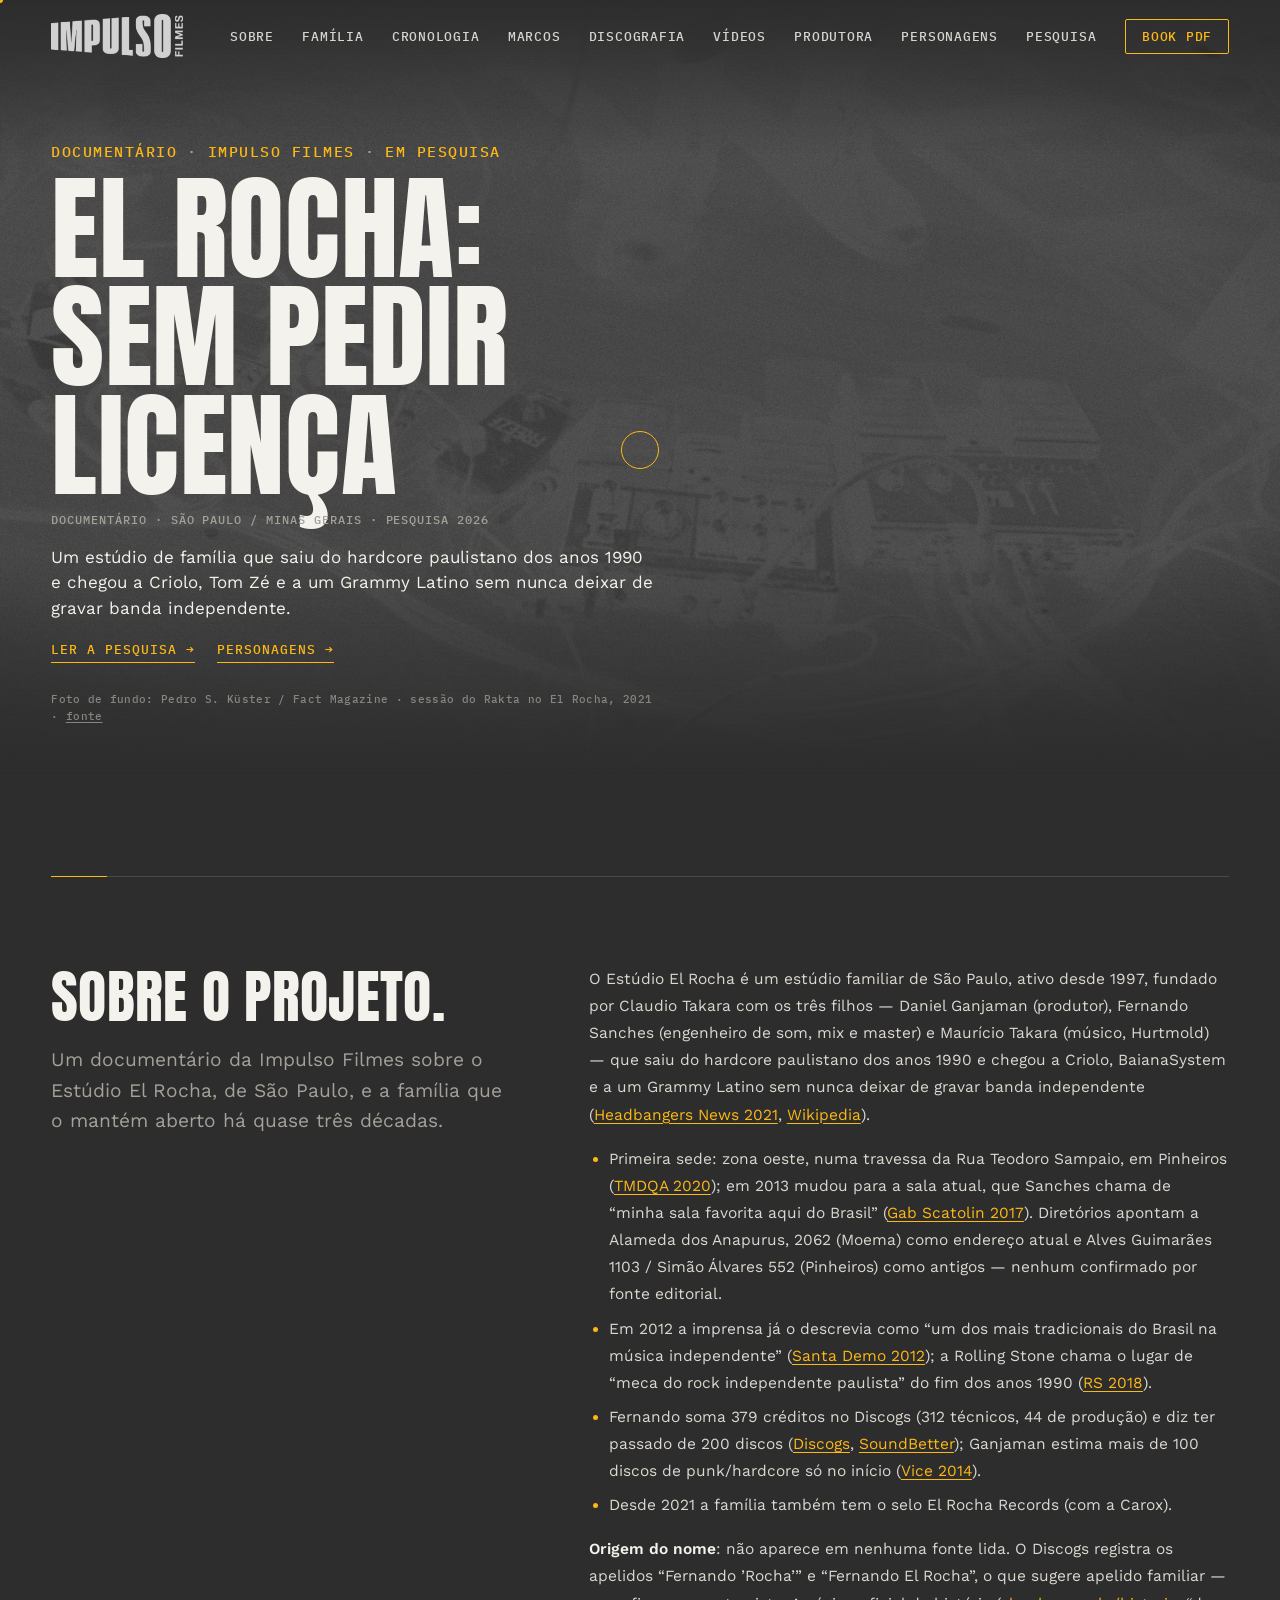
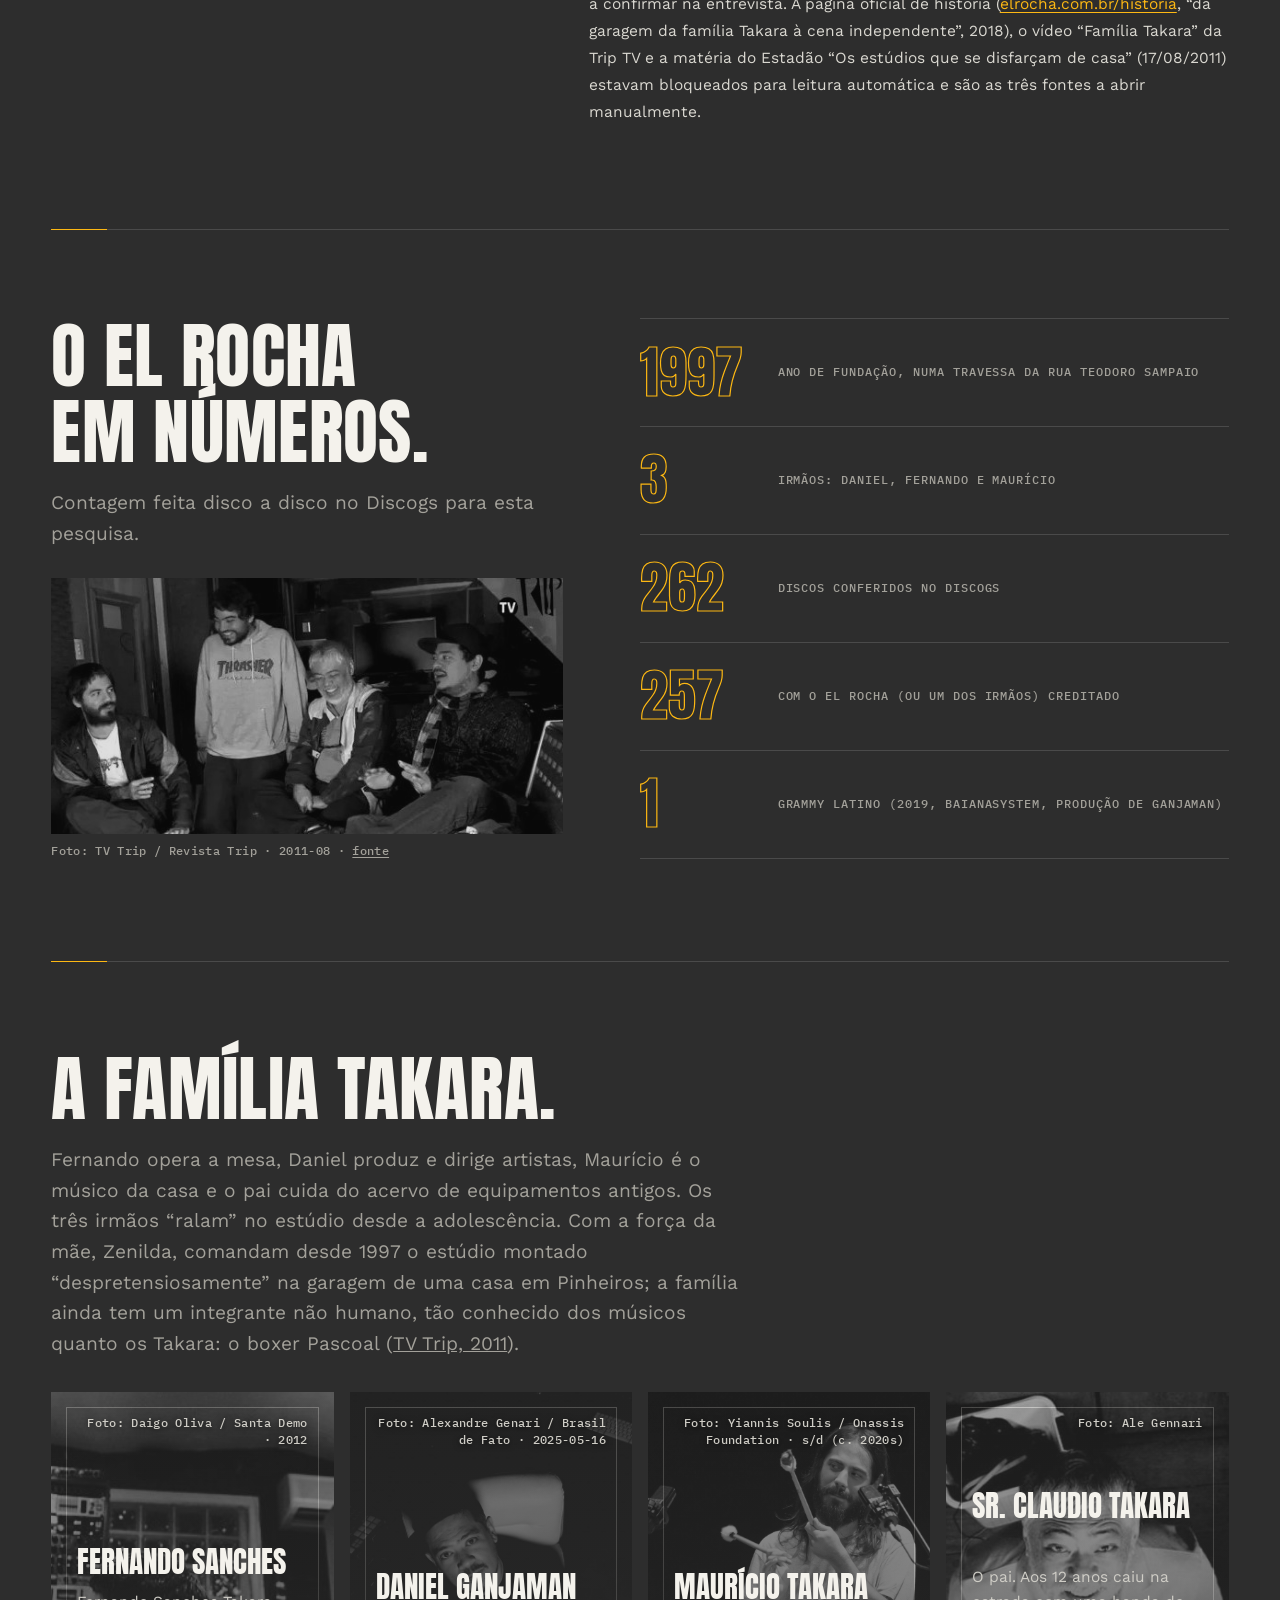
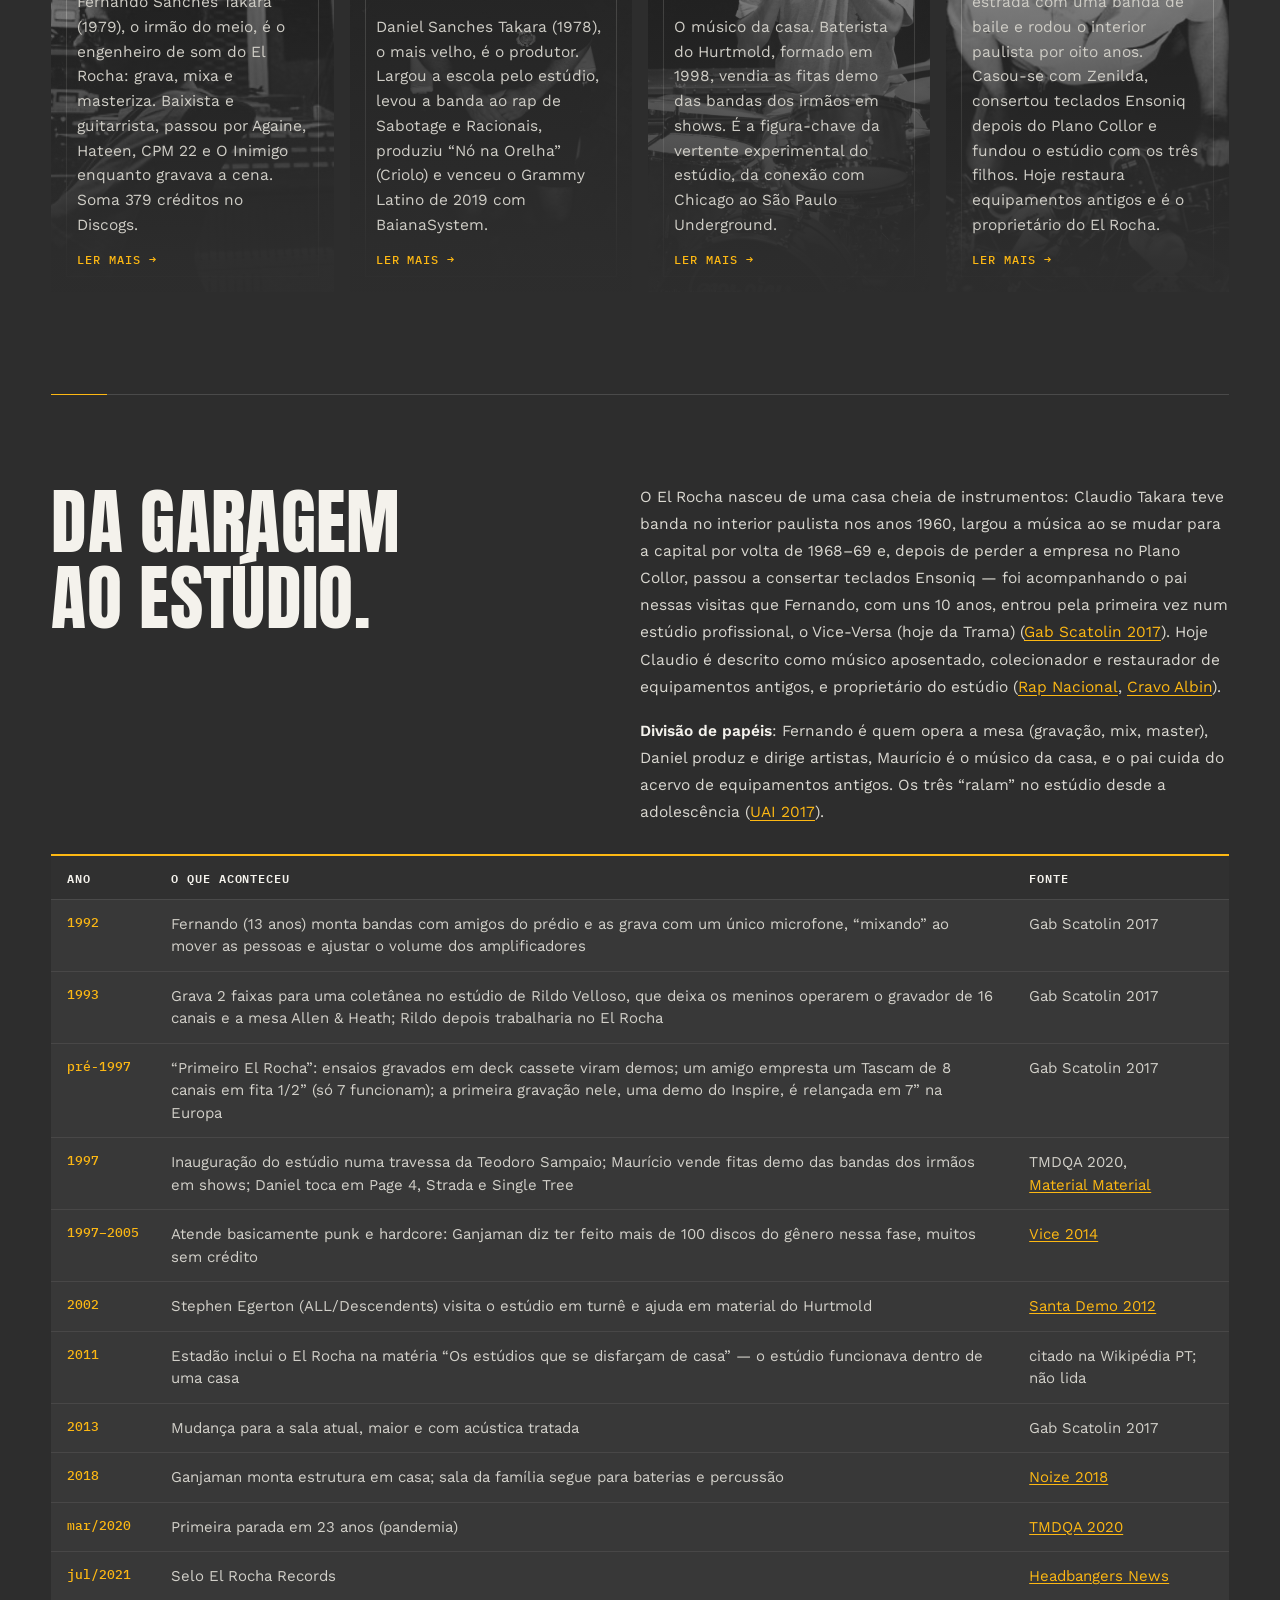
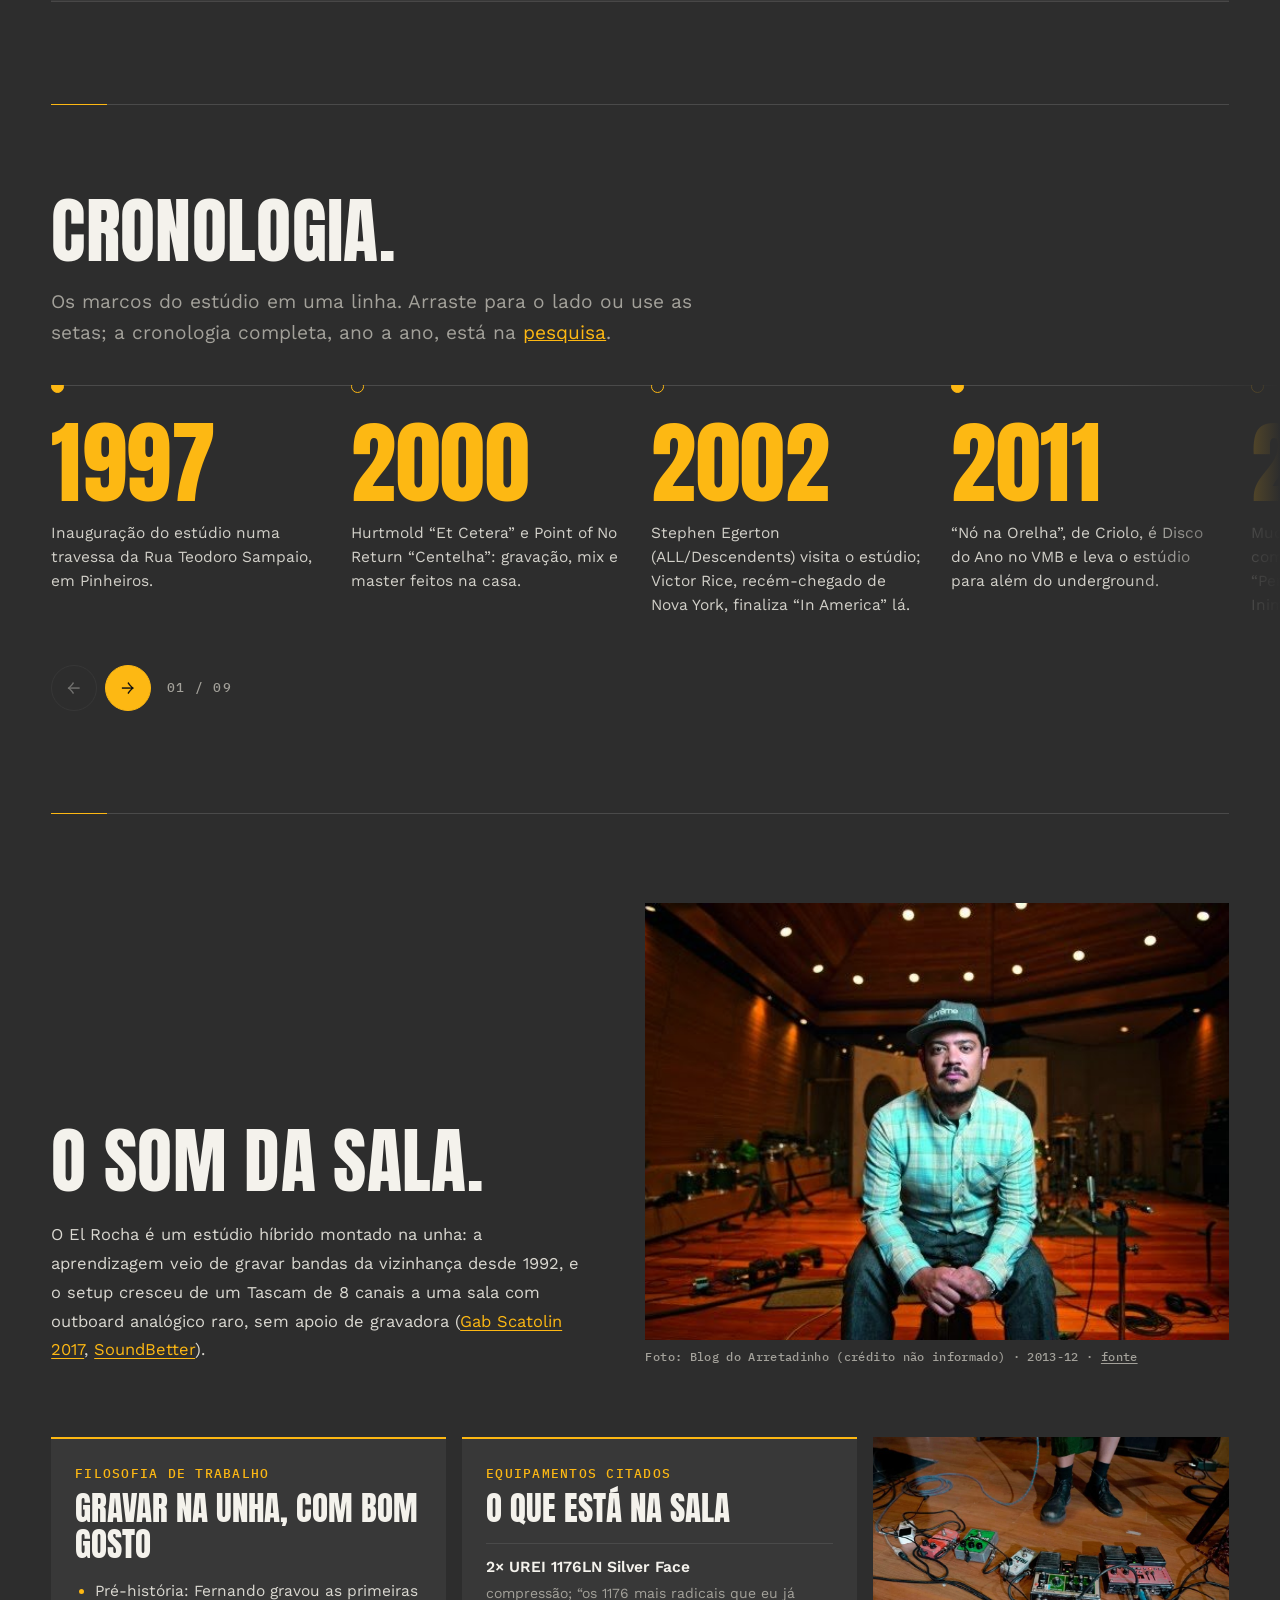
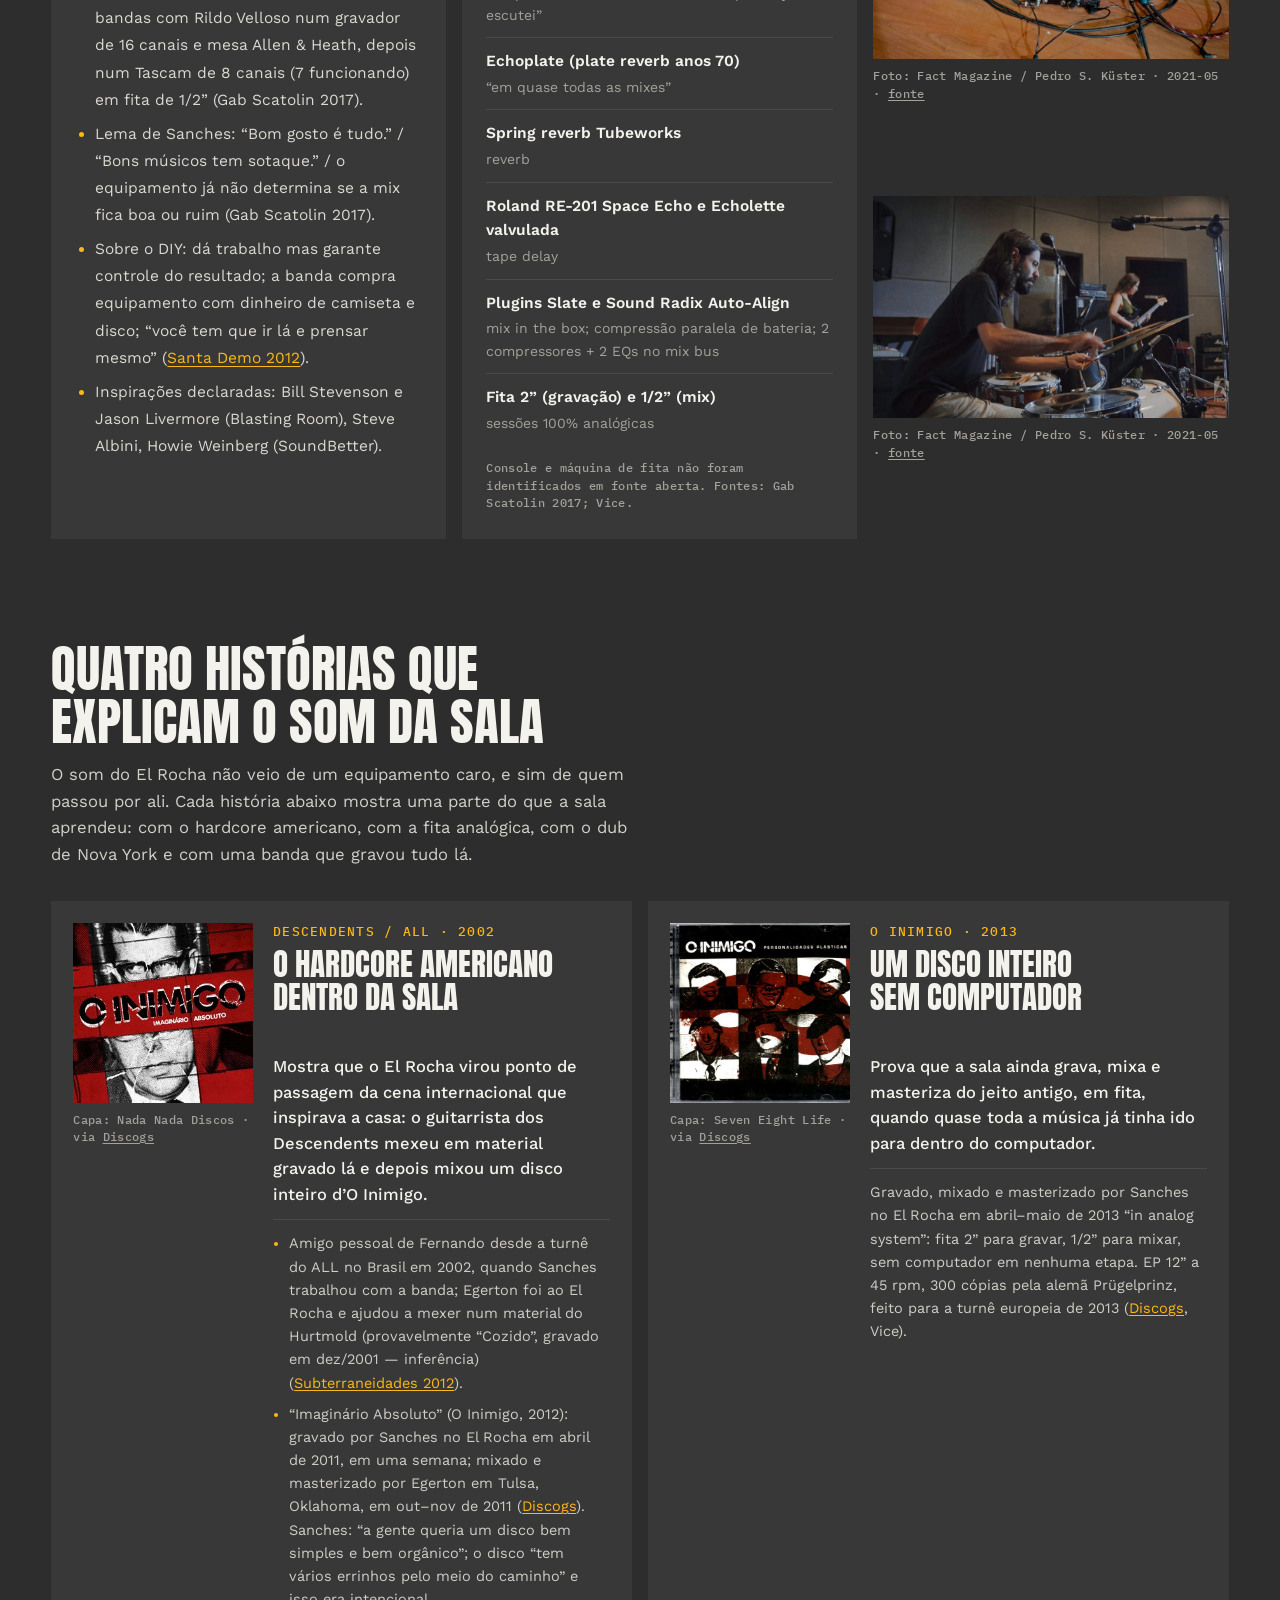
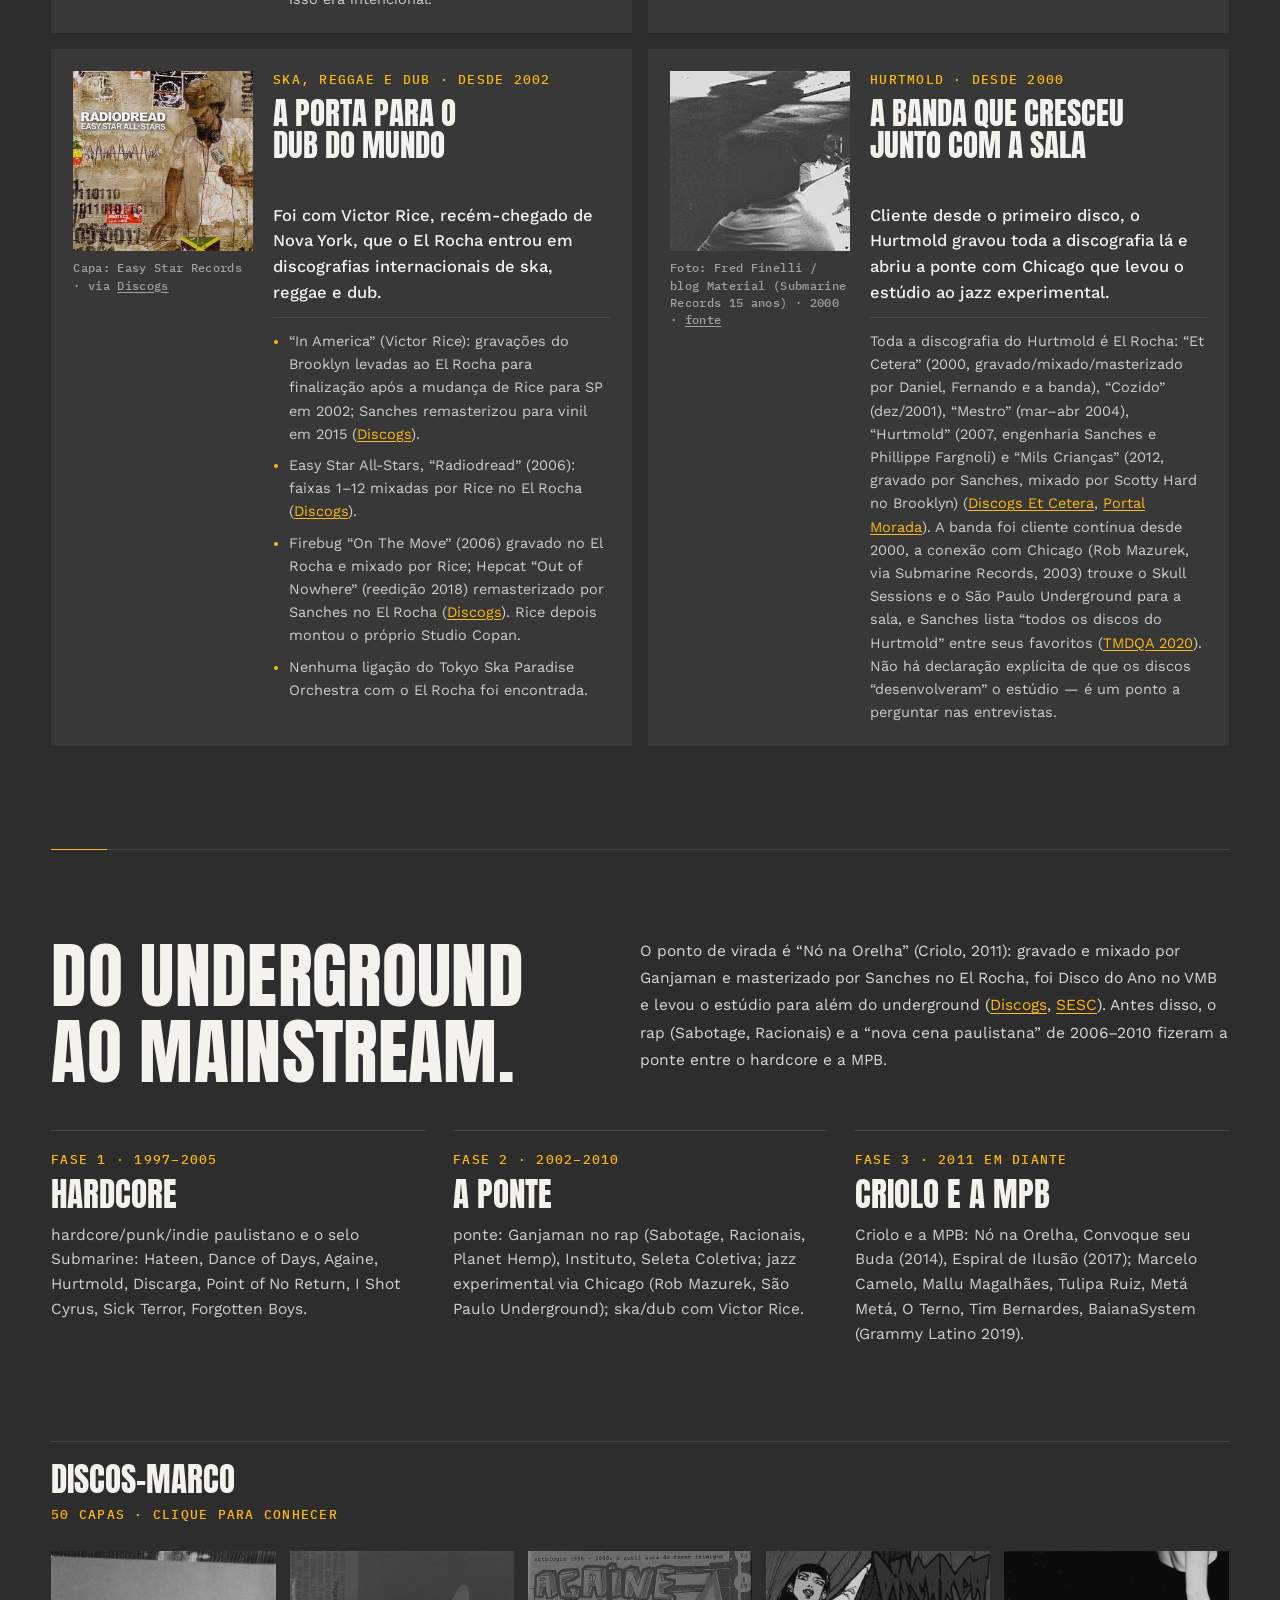
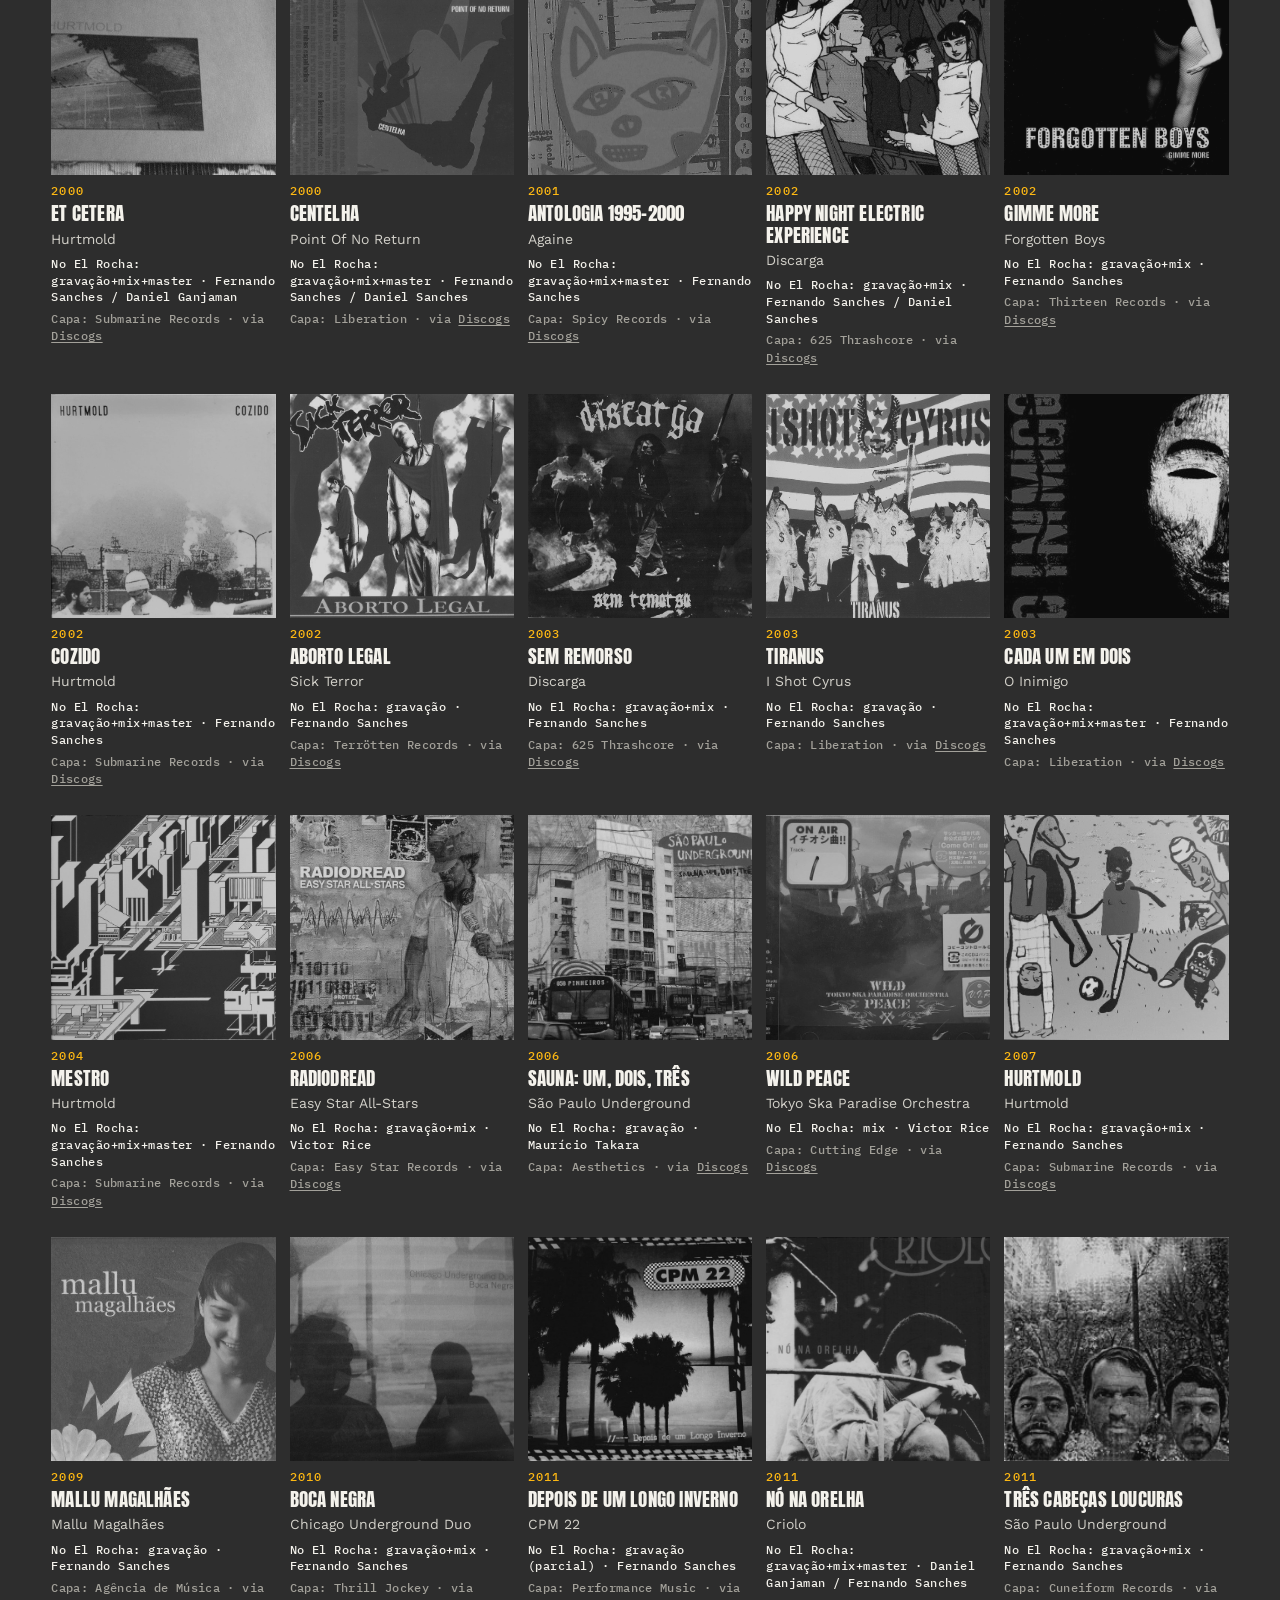
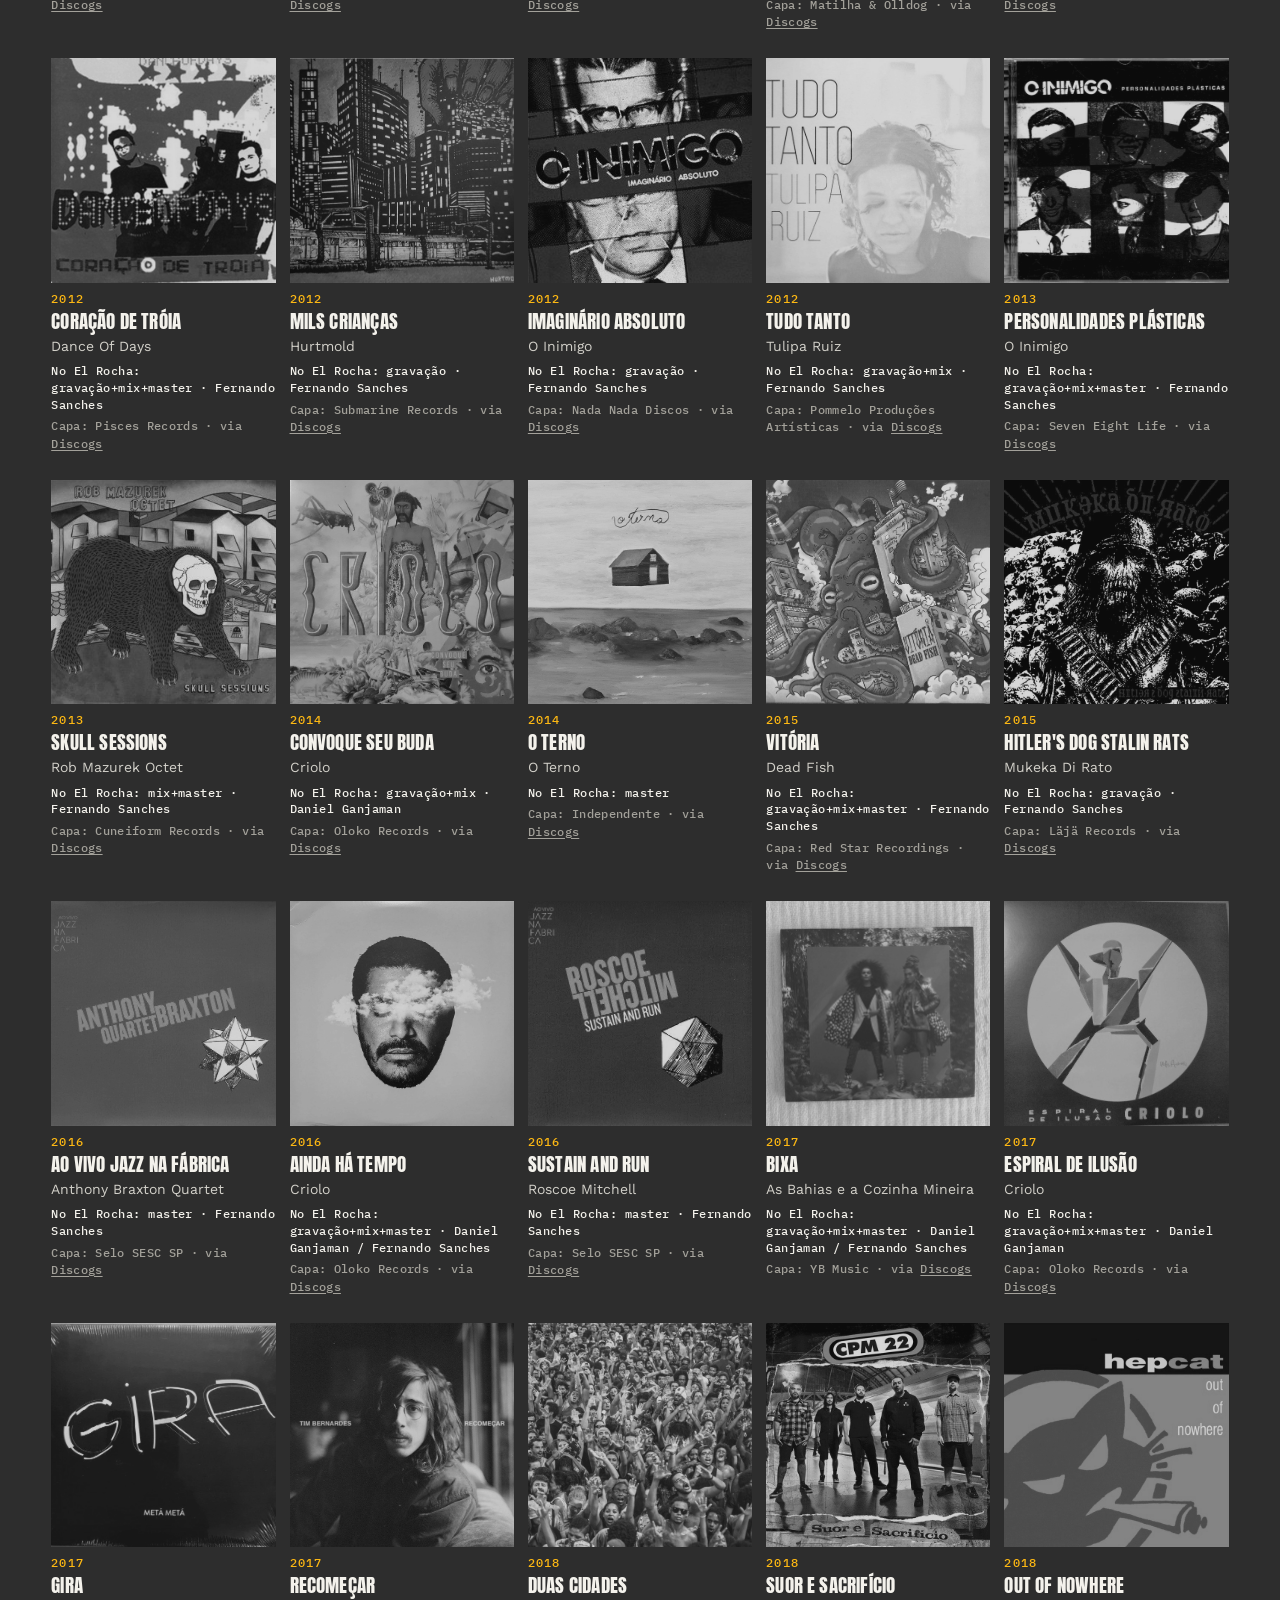
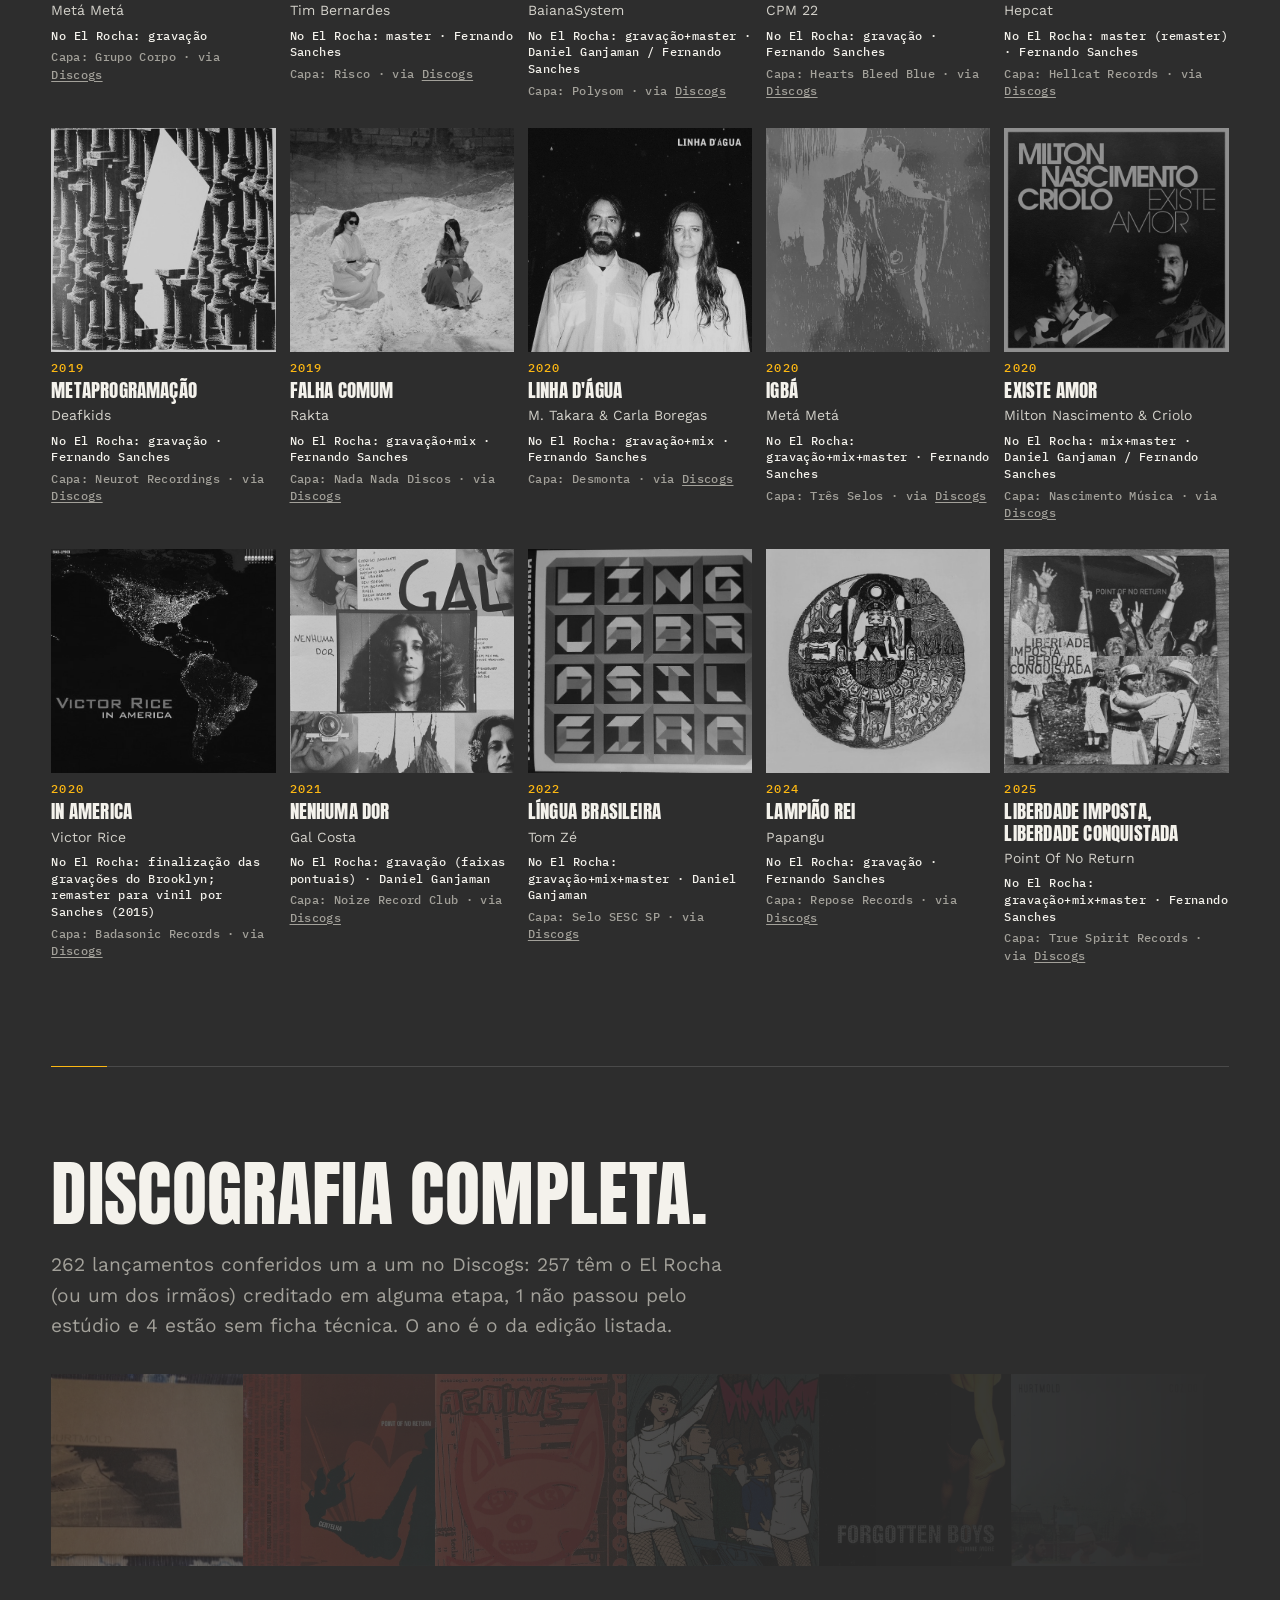
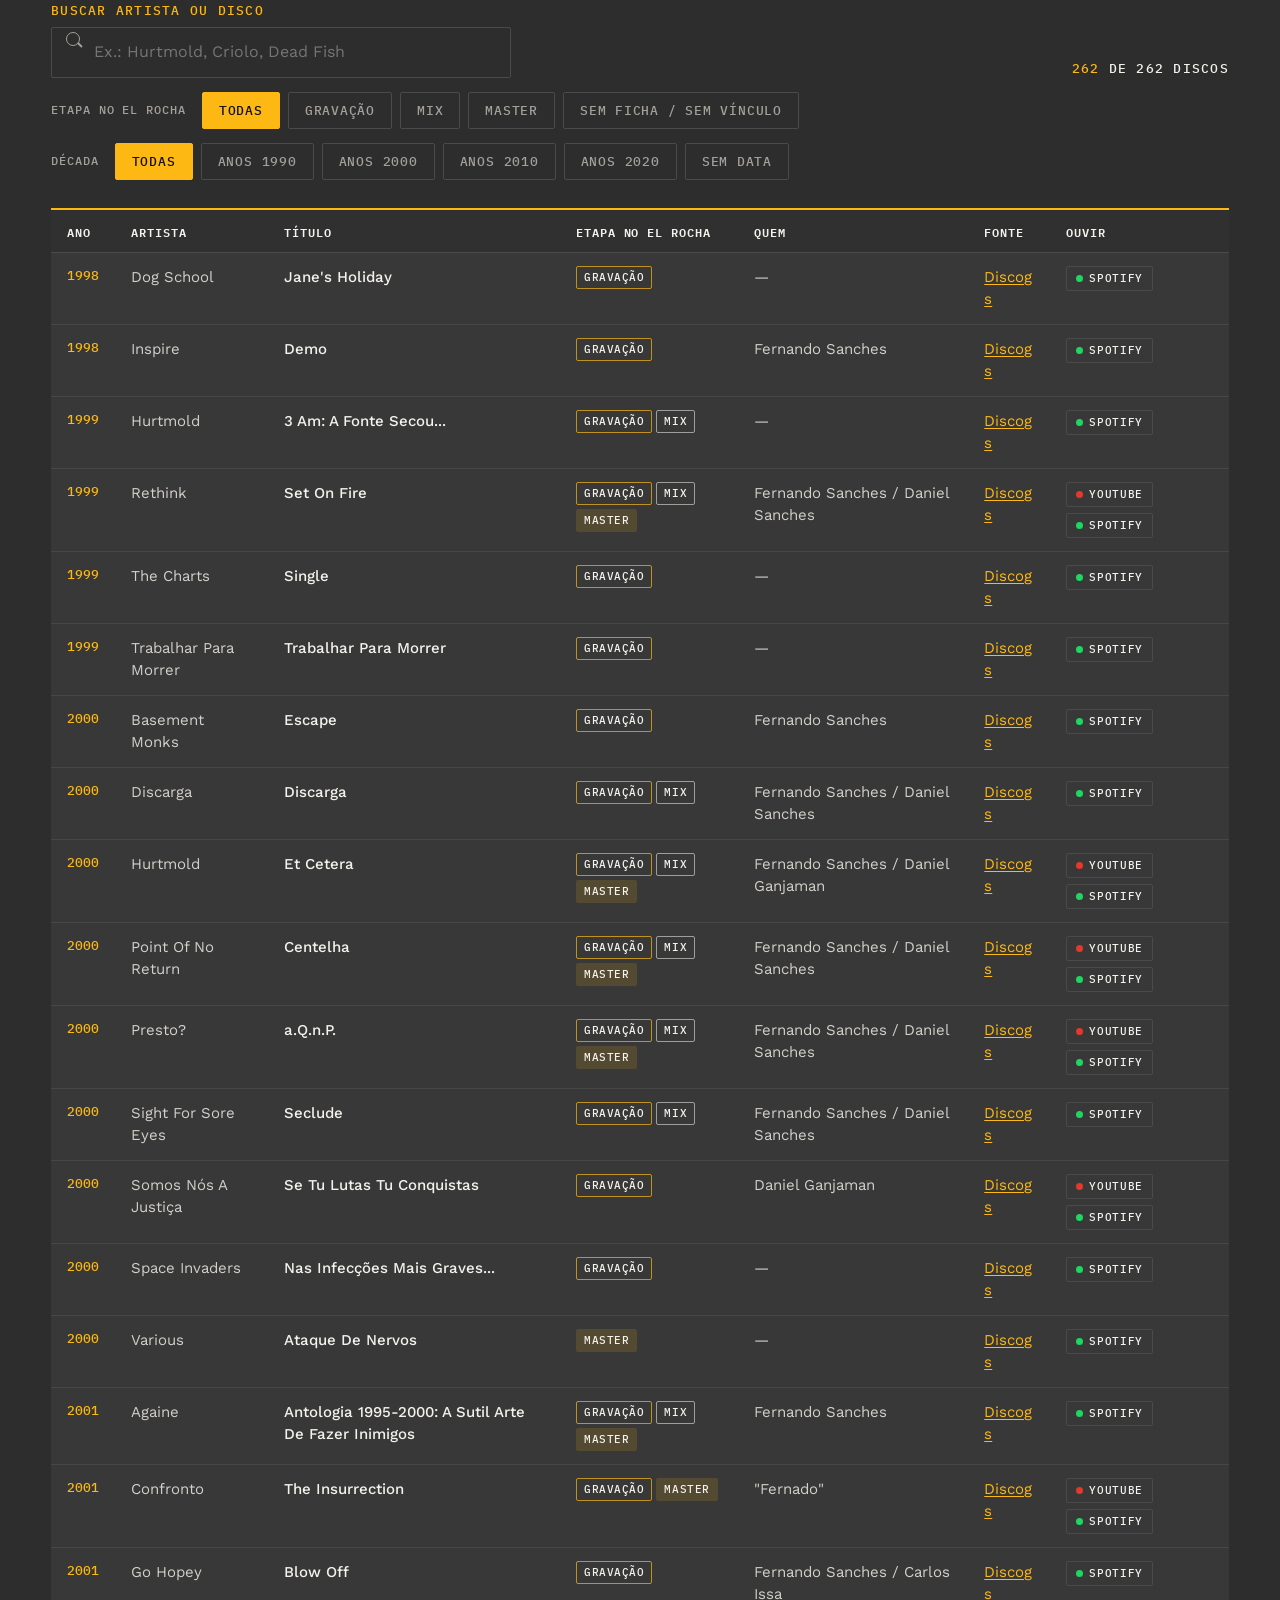
<file: index.html>
<!doctype html>
<html lang="pt-BR">
<head>
<meta charset="utf-8">
<meta name="viewport" content="width=device-width, initial-scale=1">
<meta name="robots" content="noindex, nofollow">
<title>El Rocha: Sem Pedir Licença · Impulso Filmes</title>
<meta name="description" content="Documentário da Impulso Filmes sobre o Estúdio El Rocha, estúdio de família de São Paulo que foi do hardcore dos anos 1990 a Criolo, Tom Zé e ao Grammy Latino.">
<meta property="og:title" content="El Rocha: Sem Pedir Licença · Impulso Filmes">
<meta property="og:description" content="Documentário da Impulso Filmes sobre o Estúdio El Rocha, estúdio de família de São Paulo que foi do hardcore dos anos 1990 a Criolo, Tom Zé e ao Grammy Latino.">
<meta property="og:image" content="img/video-asVGFEaSTdU.jpg">
<meta name="theme-color" content="#2d2d2d">
<link rel="preconnect" href="https://fonts.googleapis.com">
<link rel="preconnect" href="https://fonts.gstatic.com" crossorigin>
<link href="https://fonts.googleapis.com/css2?family=Anton&family=IBM+Plex+Mono:wght@400;500;600&family=Work+Sans:wght@400;500;600&display=swap" rel="stylesheet">
<link rel="stylesheet" href="style.css?v=20261016x">
<link rel="stylesheet" href="pages.css?v=20261016x">
<link rel="stylesheet" href="case.css?v=20261016x">
<link rel="stylesheet" href="extra.css?v=20261016x">
<link rel="stylesheet" href="site.css?v=20261016x">
</head>
<body>

<div class="progress" aria-hidden="true"></div>

<header class="top" id="top">
  <a class="logo" href="index.html" aria-label="El Rocha: Sem Pedir Licença, início">
    <img src="img/impulso-logo.png" alt="Impulso Filmes" width="240" height="80">
  </a>
  <button class="burger" type="button" aria-expanded="false" aria-controls="menu">Menu</button>
  <nav id="menu" aria-label="Principal">
    <a href="#sobre">Sobre</a>
    <a href="#familia">Família</a>
    <a href="#cronologia">Cronologia</a>
    <a href="#marcos">Marcos</a>
    <a href="#discografia">Discografia</a>
    <a href="#videos">Vídeos</a>
    <a href="#produtora">Produtora</a>
    <a href="personagens.html">Personagens</a>
    <a href="pesquisa.html">Pesquisa</a>
    <a class="cta" href="el-rocha-book-pesquisa.pdf" target="_blank" rel="noopener">Book PDF</a>
  </nav>
</header>

<main>

<section class="c-hero titulo-hover" id="inicio">
  <div class="abertura-fundo" aria-hidden="true"><div class="af-parallax"><div class="af-foto"></div></div><span class="af-grao"></span><span class="af-grao2"></span><span class="af-vinheta"></span></div>
  <div class="c-side">
    <p class="crumbs"><span style="color:var(--yellow)">Documentário</span><span aria-hidden="true">·</span><span style="color:var(--yellow)">Impulso Filmes</span><span aria-hidden="true">·</span><span style="color:var(--yellow)">Em pesquisa</span></p>
    <h1 data-cursor="VÍDEO">El Rocha: Sem Pedir Licença</h1>
    <p class="c-meta">Documentário · São Paulo / Minas Gerais · Pesquisa 2026</p>
    <p class="c-lead">Um estúdio de família que saiu do hardcore paulistano dos anos 1990 e chegou a Criolo, Tom Zé e a um Grammy Latino sem nunca deixar de gravar banda independente.</p>
    <a class="c-link" href="pesquisa.html">Ler a pesquisa <span>→</span></a><a class="c-link" href="personagens.html">Personagens <span>→</span></a>
    <p class="cred capa-cred">Foto de fundo: Pedro S. Küster / Fact Magazine · sessão do Rakta no El Rocha, 2021 · <a href="https://factmag.com/2021/05/27/patch-notes-rakta" target="_blank" rel="noopener">fonte</a></p>
  </div>
  <figure class="abertura-video" style="margin:0">
    <div class="player" data-embed="https://www.youtube-nocookie.com/embed/asVGFEaSTdU?autoplay=1&amp;rel=0">
      <button class="player-poster" type="button" data-cursor="PLAY" aria-label="Assistir: Encarte, episódio 7, sobre o Estúdio El Rocha">
        <img src="img/video-asVGFEaSTdU.jpg" alt="">
        <span class="play" aria-hidden="true"></span>
      </button>
    </div>
    <figcaption class="cred">Vídeo de abertura: série “Encarte”, ep. 7 (2016) · Rústica / MonkeyTV · <a href="https://www.youtube.com/watch?v=asVGFEaSTdU" target="_blank" rel="noopener">YouTube</a></figcaption>
  </figure>
</section>

<section class="block rule support sobre-proj alvo" id="sobre">
  <div class="statement reveal"><h2>Sobre o projeto.</h2><p>Um documentário da Impulso Filmes sobre o Estúdio El Rocha, de São Paulo, e a família que o mantém aberto há quase três décadas.</p></div>
  <div class="support-body reveal"><div class="prose">
<p>O Estúdio El Rocha é um estúdio familiar de São Paulo, ativo desde 1997, fundado por Claudio Takara com os três filhos — Daniel Ganjaman (produtor), Fernando Sanches (engenheiro de som, mix e master) e Maurício Takara (músico, Hurtmold) — que saiu do hardcore paulistano dos anos 1990 e chegou a Criolo, BaianaSystem e a um Grammy Latino sem nunca deixar de gravar banda independente (<a href="https://www.headbangersnews.com.br/noticias/novo-selo-musical-el-rocha-records-lanca-material-inedito-da-banda-deb-and-the-mentals/" target="_blank" rel="noopener">Headbangers News 2021</a>, <a href="https://en.wikipedia.org/wiki/Daniel_Ganjaman" target="_blank" rel="noopener">Wikipedia</a>).</p>
<ul><li>Primeira sede: zona oeste, numa travessa da Rua Teodoro Sampaio, em Pinheiros (<a href="https://www.tenhomaisdiscosqueamigos.com/2020/05/29/fernando-sanches-entrevista-cpm22-futuro/" target="_blank" rel="noopener">TMDQA 2020</a>); em 2013 mudou para a sala atual, que Sanches chama de “minha sala favorita aqui do Brasil” (<a href="https://gabscatolin.com/2017/02/15/8-perguntas-fernando-sanches-estudio-el-rocha-cpm-22-o-inimigo/" target="_blank" rel="noopener">Gab Scatolin 2017</a>). Diretórios apontam a Alameda dos Anapurus, 2062 (Moema) como endereço atual e Alves Guimarães 1103 / Simão Álvares 552 (Pinheiros) como antigos — nenhum confirmado por fonte editorial.</li><li>Em 2012 a imprensa já o descrevia como “um dos mais tradicionais do Brasil na música independente” (<a href="https://santademo.wordpress.com/2012/04/06/entrevista-fernando-sanches-o-inimigo-cpm-22-againe-hateen-estudio-el-rocha/" target="_blank" rel="noopener">Santa Demo 2012</a>); a Rolling Stone chama o lugar de “meca do rock independente paulista” do fim dos anos 1990 (<a href="https://rollingstone.com.br/noticia/nome-forte-musica-independente-hurtmold-completa-20-anos-albuns-solidos-experimentacoes/" target="_blank" rel="noopener">RS 2018</a>).</li><li>Fernando soma 379 créditos no Discogs (312 técnicos, 44 de produção) e diz ter passado de 200 discos (<a href="https://www.discogs.com/artist/1540677-Fernando-Sanches" target="_blank" rel="noopener">Discogs</a>, <a href="https://soundbetter.com/profiles/274300-fernando-sanches" target="_blank" rel="noopener">SoundBetter</a>); Ganjaman estima mais de 100 discos de punk/hardcore só no início (<a href="https://www.vice.com/pt/article/acompanhamos-a-gravacao-do-novo-album-do-mukeka-di-rato/" target="_blank" rel="noopener">Vice 2014</a>).</li><li>Desde 2021 a família também tem o selo El Rocha Records (com a Carox).</li></ul>
<p><strong>Origem do nome</strong>: não aparece em nenhuma fonte lida. O Discogs registra os apelidos “Fernando ’Rocha’” e “Fernando El Rocha”, o que sugere apelido familiar — a confirmar na entrevista. A página oficial de história (<a href="https://www.elrocha.com.br/historia/" target="_blank" rel="noopener">elrocha.com.br/historia</a>, “da garagem da família Takara à cena independente”, 2018), o vídeo “Família Takara” da Trip TV e a matéria do Estadão “Os estúdios que se disfarçam de casa” (17/08/2011) estavam bloqueados para leitura automática e são as três fontes a abrir manualmente.</p>
  </div></div>
</section>

<section class="block rule support numeros alvo" id="numeros" aria-label="Números">
  <div class="numeros-esq"><div class="statement reveal"><h2>O El Rocha em números.</h2><p>Contagem feita disco a disco no Discogs para esta pesquisa.</p></div><figure class="familia-foto numeros-foto reveal"><button type="button" data-full="img/familia-takara-trip-tv.jpg" data-legenda="Família Takara: Maurício, Fernando, Claudio e Daniel no El Rocha (frame do vídeo da TV Trip)&lt;span class=&quot;cred&quot;&gt;Foto: TV Trip / Revista Trip · 2011-08 · &lt;a href=&quot;https://revistatrip.uol.com.br/trip-tv/familia-takara&quot; target=&quot;_blank&quot; rel=&quot;noopener&quot;&gt;fonte&lt;/a&gt;&lt;/span&gt;" aria-label="Ampliar: Família Takara: Maurício, Fernando, Claudio e Daniel no El Rocha (frame do vídeo da TV Trip)"><img loading="lazy" src="img/familia-takara-trip-tv.jpg" alt="Família Takara: Maurício, Fernando, Claudio e Daniel no El Rocha (frame do vídeo da TV Trip)" data-imprensa></button><figcaption class="cred">Foto: TV Trip / Revista Trip · 2011-08 · <a href="https://revistatrip.uol.com.br/trip-tv/familia-takara" target="_blank" rel="noopener">fonte</a></figcaption></figure></div>
  <ul class="exib-conta reveal">
    <li><b>1997</b><span>ano de fundação, numa travessa da Rua Teodoro Sampaio</span></li>
    <li><b>3</b><span>irmãos: Daniel, Fernando e Maurício</span></li>
    <li><b>262</b><span>discos conferidos no Discogs</span></li>
    <li><b>257</b><span>com o El Rocha (ou um dos irmãos) creditado</span></li>
    <li><b>1</b><span>Grammy Latino (2019, BaianaSystem, produção de Ganjaman)</span></li>
  </ul>
</section>

<section class="block rule familia alvo" id="familia">
  <div class="statement reveal"><h2>A família Takara.</h2><p>Fernando opera a mesa, Daniel produz e dirige artistas, Maurício é o músico da casa e o pai cuida do acervo de equipamentos antigos. Os três irmãos “ralam” no estúdio desde a adolescência. Com a força da mãe, Zenilda, comandam desde 1997 o estúdio montado “despretensiosamente” na garagem de uma casa em Pinheiros; a família ainda tem um integrante não humano, tão conhecido dos músicos quanto os Takara: o boxer Pascoal (<a href="https://revistatrip.uol.com.br/trip-tv/familia-takara" target="_blank" rel="noopener" style="text-decoration:underline">TV Trip, 2011</a>).</p></div>
  <div class="solutions">
    <a class="solution reveal" href="personagens.html#fernando">
      <img loading="lazy" src="img/retrato-de-fernando-sanches-entrevista-santa-demo-sobre.jpg" alt="Fernando Sanches" data-imprensa><span class="cred">Foto: Daigo Oliva / Santa Demo · 2012</span>
      <h3>Fernando Sanches</h3>
      <p>Fernando Sanches Takara (1979), o irmão do meio, é o engenheiro de som do El Rocha: grava, mixa e masteriza. Baixista e guitarrista, passou por Againe, Hateen, CPM 22 e O Inimigo enquanto gravava a cena. Soma 379 créditos no Discogs.</p>
      <span class="mais">Ler mais →</span>
    </a>
    <a class="solution reveal" href="personagens.html#daniel">
      <img loading="lazy" src="img/daniel-sanches-takara-daniel-ganjaman-retrato-para.jpg" alt="Daniel Ganjaman" data-imprensa><span class="cred">Foto: Alexandre Genari / Brasil de Fato · 2025-05-16</span>
      <h3>Daniel Ganjaman</h3>
      <p>Daniel Sanches Takara (1978), o mais velho, é o produtor. Largou a escola pelo estúdio, levou a banda ao rap de Sabotage e Racionais, produziu “Nó na Orelha” (Criolo) e venceu o Grammy Latino de 2019 com BaianaSystem.</p>
      <span class="mais">Ler mais →</span>
    </a>
    <a class="solution reveal" href="personagens.html#mauricio">
      <img loading="lazy" src="img/mauricio-takara-retrato-perfil-onassis-foundation-bio.jpg" alt="Maurício Takara" data-imprensa><span class="cred">Foto: Yiannis Soulis / Onassis Foundation · s/d (c. 2020s)</span>
      <h3>Maurício Takara</h3>
      <p>O músico da casa. Baterista do Hurtmold, formado em 1998, vendia as fitas demo das bandas dos irmãos em shows. É a figura-chave da vertente experimental do estúdio, da conexão com Chicago ao São Paulo Underground.</p>
      <span class="mais">Ler mais →</span>
    </a>
    <a class="solution reveal" href="personagens.html#claudio">
      <img loading="lazy" src="img/claudio-takara.jpg" alt="Sr. Claudio Takara" data-imprensa><span class="cred">Foto: Ale Gennari</span>
      <h3>Sr. Claudio Takara</h3>
      <p>O pai. Aos 12 anos caiu na estrada com uma banda de baile e rodou o interior paulista por oito anos. Casou-se com Zenilda, consertou teclados Ensoniq depois do Plano Collor e fundou o estúdio com os três filhos. Hoje restaura equipamentos antigos e é o proprietário do El Rocha.</p>
      <span class="mais">Ler mais →</span>
    </a>
  </div>
</section>

<section class="block rule alvo" id="historico">
  <div class="support">
    <div class="statement reveal"><h2>Da garagem ao estúdio.</h2></div>
    <div class="support-body reveal"><div class="prose">
<p>O El Rocha nasceu de uma casa cheia de instrumentos: Claudio Takara teve banda no interior paulista nos anos 1960, largou a música ao se mudar para a capital por volta de 1968–69 e, depois de perder a empresa no Plano Collor, passou a consertar teclados Ensoniq — foi acompanhando o pai nessas visitas que Fernando, com uns 10 anos, entrou pela primeira vez num estúdio profissional, o Vice-Versa (hoje da Trama) (<a href="https://gabscatolin.com/2017/02/15/8-perguntas-fernando-sanches-estudio-el-rocha-cpm-22-o-inimigo/" target="_blank" rel="noopener">Gab Scatolin 2017</a>). Hoje Claudio é descrito como músico aposentado, colecionador e restaurador de equipamentos antigos, e proprietário do estúdio (<a href="https://www.rapnacional.com.br/daniel-ganjaman-conta-a-historia-da-gravacao-de-rap-e-compromisso/" target="_blank" rel="noopener">Rap Nacional</a>, <a href="https://dicionariompb.com.br/artista/daniel-ganjaman/" target="_blank" rel="noopener">Cravo Albin</a>).</p>

<p><strong>Divisão de papéis</strong>: Fernando é quem opera a mesa (gravação, mix, master), Daniel produz e dirige artistas, Maurício é o músico da casa, e o pai cuida do acervo de equipamentos antigos. Os três “ralam” no estúdio desde a adolescência (<a href="https://www.uai.com.br/app/noticia/musica/2017/06/09/noticias-musica,207818/daniel-ganjaman-rebate-ideia-de-que-so-porcaria-faz-sucesso-no-brasi.shtml" target="_blank" rel="noopener">UAI 2017</a>).</p>
    </div></div>
  </div>
  <div class="reveal">
<table class="tabela"><thead><tr><th scope="col">Ano</th><th scope="col">O que aconteceu</th><th scope="col">Fonte</th></tr></thead><tbody>
<tr><td data-label="Ano">1992</td><td data-label="O que aconteceu">Fernando (13 anos) monta bandas com amigos do prédio e as grava com um único microfone, “mixando” ao mover as pessoas e ajustar o volume dos amplificadores</td><td data-label="Fonte">Gab Scatolin 2017</td></tr>
<tr><td data-label="Ano">1993</td><td data-label="O que aconteceu">Grava 2 faixas para uma coletânea no estúdio de Rildo Velloso, que deixa os meninos operarem o gravador de 16 canais e a mesa Allen &amp; Heath; Rildo depois trabalharia no El Rocha</td><td data-label="Fonte">Gab Scatolin 2017</td></tr>
<tr><td data-label="Ano">pré-1997</td><td data-label="O que aconteceu">“Primeiro El Rocha”: ensaios gravados em deck cassete viram demos; um amigo empresta um Tascam de 8 canais em fita 1/2” (só 7 funcionam); a primeira gravação nele, uma demo do Inspire, é relançada em 7” na Europa</td><td data-label="Fonte">Gab Scatolin 2017</td></tr>
<tr><td data-label="Ano">1997</td><td data-label="O que aconteceu">Inauguração do estúdio numa travessa da Teodoro Sampaio; Maurício vende fitas demo das bandas dos irmãos em shows; Daniel toca em Page 4, Strada e Single Tree</td><td data-label="Fonte">TMDQA 2020, <a href="https://materialmaterial.blogspot.com/2013/11/as-vezes-mil-as-vezes-um-submarine-15.html" target="_blank" rel="noopener">Material Material</a></td></tr>
<tr><td data-label="Ano">1997–2005</td><td data-label="O que aconteceu">Atende basicamente punk e hardcore: Ganjaman diz ter feito mais de 100 discos do gênero nessa fase, muitos sem crédito</td><td data-label="Fonte"><a href="https://www.vice.com/pt/article/acompanhamos-a-gravacao-do-novo-album-do-mukeka-di-rato/" target="_blank" rel="noopener">Vice 2014</a></td></tr>
<tr><td data-label="Ano">2002</td><td data-label="O que aconteceu">Stephen Egerton (ALL/Descendents) visita o estúdio em turnê e ajuda em material do Hurtmold</td><td data-label="Fonte"><a href="https://santademo.wordpress.com/2012/04/08/uma-conversa-com-fernando-sanches-o-inimigo/" target="_blank" rel="noopener">Santa Demo 2012</a></td></tr>
<tr><td data-label="Ano">2011</td><td data-label="O que aconteceu">Estadão inclui o El Rocha na matéria “Os estúdios que se disfarçam de casa” — o estúdio funcionava dentro de uma casa</td><td data-label="Fonte">citado na Wikipédia PT; não lida</td></tr>
<tr><td data-label="Ano">2013</td><td data-label="O que aconteceu">Mudança para a sala atual, maior e com acústica tratada</td><td data-label="Fonte">Gab Scatolin 2017</td></tr>
<tr><td data-label="Ano">2018</td><td data-label="O que aconteceu">Ganjaman monta estrutura em casa; sala da família segue para baterias e percussão</td><td data-label="Fonte"><a href="https://www.noize.com.br/entrevista-daniel-ganjaman-2018-criolo-mano-brown-sabotage" target="_blank" rel="noopener">Noize 2018</a></td></tr>
<tr><td data-label="Ano">mar/2020</td><td data-label="O que aconteceu">Primeira parada em 23 anos (pandemia)</td><td data-label="Fonte"><a href="https://www.tenhomaisdiscosqueamigos.com/2020/05/29/fernando-sanches-entrevista-cpm22-futuro/" target="_blank" rel="noopener">TMDQA 2020</a></td></tr>
<tr><td data-label="Ano">jul/2021</td><td data-label="O que aconteceu">Selo El Rocha Records</td><td data-label="Fonte"><a href="https://www.headbangersnews.com.br/noticias/novo-selo-musical-el-rocha-records-lanca-material-inedito-da-banda-deb-and-the-mentals/" target="_blank" rel="noopener">Headbangers News</a></td></tr>
</tbody></table>
  </div>
</section>

<section class="block rule alvo" id="cronologia">
  <div class="sec-head">
    <div class="statement reveal"><h2>Cronologia.</h2><p>Os marcos do estúdio em uma linha. Arraste para o lado ou use as setas; a cronologia completa, ano a ano, está na <a href="pesquisa.html#cronologia" style="color:var(--yellow);text-decoration:underline">pesquisa</a>.</p></div>
  </div>
</section>
<div class="linha-wrap">
  <ol class="linha" tabindex="0" aria-label="Linha do tempo do Estúdio El Rocha">
    <li class="forte"><b>1997</b><p>Inauguração do estúdio numa travessa da Rua Teodoro Sampaio, em Pinheiros.</p></li>
    <li><b>2000</b><p>Hurtmold “Et Cetera” e Point of No Return “Centelha”: gravação, mix e master feitos na casa.</p></li>
    <li><b>2002</b><p>Stephen Egerton (ALL/Descendents) visita o estúdio; Victor Rice, recém-chegado de Nova York, finaliza “In America” lá.</p></li>
    <li class="forte"><b>2011</b><p>“Nó na Orelha”, de Criolo, é Disco do Ano no VMB e leva o estúdio para além do underground.</p></li>
    <li><b>2013</b><p>Mudança para a sala atual, maior e com acústica tratada; “Personalidades Plásticas” (O Inimigo) sai 100% analógico.</p></li>
    <li class="forte"><b>2019</b><p>“O Futuro Não Demora” (BaianaSystem), com produção de Ganjaman, vence o Grammy Latino.</p></li>
    <li><b>2020</b><p>Primeira parada em 23 anos, pela pandemia: a sala fica “tipo Chernobyl”.</p></li>
    <li><b>2021</b><p>Nasce o selo El Rocha Records, de Ganjaman, Fernando Sanches e Carox.</p></li>
    <li><b>2025</b><p>Série “Street Rock” (TV Cultura, 13 episódios) com produção musical dos três irmãos.</p></li>
  </ol>
  <div class="linha-nav" style="padding:0 var(--gutter)"><button type="button" data-dir="-1" aria-label="Marco anterior">←</button><button type="button" data-dir="1" aria-label="Próximo marco">→</button><span class="count"></span></div>
</div>

<section class="block rule alvo sala" id="tecnica">
  <div class="sala-topo">
    <div class="reveal">
      <div class="statement"><h2>O som da sala.</h2></div>
      <div class="prose sala-intro"><p>O El Rocha é um estúdio híbrido montado na unha: a aprendizagem veio de gravar bandas da vizinhança desde 1992, e o setup cresceu de um Tascam de 8 canais a uma sala com outboard analógico raro, sem apoio de gravadora (<a href="https://gabscatolin.com/2017/02/15/8-perguntas-fernando-sanches-estudio-el-rocha-cpm-22-o-inimigo/" target="_blank" rel="noopener">Gab Scatolin 2017</a>, <a href="https://soundbetter.com/profiles/274300-fernando-sanches" target="_blank" rel="noopener">SoundBetter</a>).</p></div>
    </div>
    <figure class="sala-foto reveal"><button type="button" data-full="img/daniel-ganjaman-post-ganja-o-banda-man-sobre-a-mudanca.jpg" data-legenda="Daniel Ganjaman - post &amp;#x27;Ganja, o Banda Man&amp;#x27; sobre a mudança do El Rocha da antiga sede (mais de uma década) para o novo espaço na zona oeste; cita maquinário analógico e Fernando como engenheiro&lt;span class=&quot;cred&quot;&gt;Foto: Blog do Arretadinho (crédito não informado) · 2013-12 · &lt;a href=&quot;https://blogdoarretadinho.blogspot.com/2013/12/ganja-o-banda-man.html&quot; target=&quot;_blank&quot; rel=&quot;noopener&quot;&gt;fonte&lt;/a&gt;&lt;/span&gt;" aria-label="Ampliar: Daniel Ganjaman - post &#x27;Ganja, o Banda Man&#x27; sobre a mudança do El Rocha da antiga sede (mais de uma década) para o novo espaço na zona oeste; cita maquinário analógico e Fernando como engenheiro"><img loading="lazy" src="img/daniel-ganjaman-post-ganja-o-banda-man-sobre-a-mudanca.jpg" alt="Daniel Ganjaman na sala atual do El Rocha, em 2013" data-imprensa></button><figcaption class="cred">Foto: Blog do Arretadinho (crédito não informado) · 2013-12 · <a href="https://blogdoarretadinho.blogspot.com/2013/12/ganja-o-banda-man.html" target="_blank" rel="noopener">fonte</a></figcaption></figure>
  </div>

  <div class="sala-grade">
    <div class="sala-bloco reveal">
      <p class="eyebrow">Filosofia de trabalho</p>
      <h3>Gravar na unha, com bom gosto</h3>
      <div class="prose"><ul><li>Pré-história: Fernando gravou as primeiras bandas com Rildo Velloso num gravador de 16 canais e mesa Allen &amp; Heath, depois num Tascam de 8 canais (7 funcionando) em fita de 1/2” (Gab Scatolin 2017).</li><li>Lema de Sanches: “Bom gosto é tudo.” / “Bons músicos tem sotaque.” / o equipamento já não determina se a mix fica boa ou ruim (Gab Scatolin 2017).</li><li>Sobre o DIY: dá trabalho mas garante controle do resultado; a banda compra equipamento com dinheiro de camiseta e disco; “você tem que ir lá e prensar mesmo” (<a href="https://santademo.wordpress.com/2012/04/08/uma-conversa-com-fernando-sanches-o-inimigo/" target="_blank" rel="noopener">Santa Demo 2012</a>).</li><li>Inspirações declaradas: Bill Stevenson e Jason Livermore (Blasting Room), Steve Albini, Howie Weinberg (SoundBetter).</li></ul></div>
    </div>
    <div class="sala-bloco reveal">
      <p class="eyebrow">Equipamentos citados</p>
      <h3>O que está na sala</h3>
      <ul class="equip"><li><strong>2× UREI 1176LN Silver Face</strong><span>compressão; “os 1176 mais radicais que eu já escutei”</span></li><li><strong>Echoplate (plate reverb anos 70)</strong><span>“em quase todas as mixes”</span></li><li><strong>Spring reverb Tubeworks</strong><span>reverb</span></li><li><strong>Roland RE-201 Space Echo e Echolette valvulada</strong><span>tape delay</span></li><li><strong>Plugins Slate e Sound Radix Auto-Align</strong><span>mix in the box; compressão paralela de bateria; 2 compressores + 2 EQs no mix bus</span></li><li><strong>Fita 2” (gravação) e 1/2” (mix)</strong><span>sessões 100% analógicas</span></li></ul>
      <p class="cred">Console e máquina de fita não foram identificados em fonte aberta. Fontes: Gab Scatolin 2017; Vice.</p>
    </div>
    <div class="sala-fotos reveal">
      <figure class=""><button type="button" data-full="img/rakta-no-estudio-el-rocha-patch-notes-foto-6.jpg" data-legenda="RAKTA no Estúdio El Rocha - Patch Notes (foto 6)&lt;span class=&quot;cred&quot;&gt;Foto: Fact Magazine / Pedro S. Küster · 2021-05 · &lt;a href=&quot;https://factmag.com/2021/05/27/patch-notes-rakta&quot; target=&quot;_blank&quot; rel=&quot;noopener&quot;&gt;fonte&lt;/a&gt;&lt;/span&gt;" aria-label="Ampliar: RAKTA no Estúdio El Rocha - Patch Notes (foto 6)"><img loading="lazy" src="img/rakta-no-estudio-el-rocha-patch-notes-foto-6.jpg" alt="RAKTA no Estúdio El Rocha - Patch Notes (foto 6)" data-imprensa></button><figcaption class="cred">Foto: Fact Magazine / Pedro S. Küster · 2021-05 · <a href="https://factmag.com/2021/05/27/patch-notes-rakta" target="_blank" rel="noopener">fonte</a></figcaption></figure>
      <figure class=""><button type="button" data-full="img/rakta-no-estudio-el-rocha-patch-notes-foto-3.jpg" data-legenda="RAKTA no Estúdio El Rocha - Patch Notes (foto 3)&lt;span class=&quot;cred&quot;&gt;Foto: Fact Magazine / Pedro S. Küster · 2021-05 · &lt;a href=&quot;https://factmag.com/2021/05/27/patch-notes-rakta&quot; target=&quot;_blank&quot; rel=&quot;noopener&quot;&gt;fonte&lt;/a&gt;&lt;/span&gt;" aria-label="Ampliar: RAKTA no Estúdio El Rocha - Patch Notes (foto 3)"><img loading="lazy" src="img/rakta-no-estudio-el-rocha-patch-notes-foto-3.jpg" alt="RAKTA no Estúdio El Rocha - Patch Notes (foto 3)" data-imprensa></button><figcaption class="cred">Foto: Fact Magazine / Pedro S. Küster · 2021-05 · <a href="https://factmag.com/2021/05/27/patch-notes-rakta" target="_blank" rel="noopener">fonte</a></figcaption></figure>
    </div>
  </div>

  <div class="sala-dest-h reveal">
    <h3>Quatro histórias que explicam o som da sala</h3>
    <p>O som do El Rocha não veio de um equipamento caro, e sim de quem passou por ali. Cada história abaixo mostra uma parte do que a sala aprendeu: com o hardcore americano, com a fita analógica, com o dub de Nova York e com uma banda que gravou tudo lá.</p>
  </div>
  <div class="destaques">
    <article class="destaque reveal">
      <figure><img loading="lazy" src="img/capas/o-inimigo-imaginario-absoluto.jpg" alt="Capa de Imaginário Absoluto, O Inimigo"><figcaption class="cred">Capa: Nada Nada Discos · via <a href="https://www.discogs.com/release/3755658" target="_blank" rel="noopener">Discogs</a></figcaption></figure>
      <div>
        <p class="eyebrow">Descendents / ALL · 2002</p>
        <h4>O hardcore americano dentro da sala</h4>
        <p class="porque">Mostra que o El Rocha virou ponto de passagem da cena internacional que inspirava a casa: o guitarrista dos Descendents mexeu em material gravado lá e depois mixou um disco inteiro d’O Inimigo.</p>
        <div class="detalhe"><ul><li>Amigo pessoal de Fernando desde a turnê do ALL no Brasil em 2002, quando Sanches trabalhou com a banda; Egerton foi ao El Rocha e ajudou a mexer num material do Hurtmold (provavelmente “Cozido”, gravado em dez/2001 — inferência) (<a href="https://subterraneidades.wordpress.com/2012/04/20/the-way-i-see-things-uma-conversa-com-fernando-sanches/" target="_blank" rel="noopener">Subterraneidades 2012</a>).</li><li>“Imaginário Absoluto” (O Inimigo, 2012): gravado por Sanches no El Rocha em abril de 2011, em uma semana; mixado e masterizado por Egerton em Tulsa, Oklahoma, em out–nov de 2011 (<a href="https://www.discogs.com/pt_BR/release/5167725-O-Inimigo-Imagin%C3%A1rio-Absoluto" target="_blank" rel="noopener">Discogs</a>). Sanches: “a gente queria um disco bem simples e bem orgânico”; o disco “tem vários errinhos pelo meio do caminho” e isso era intencional.</li></ul></div>
      </div>
    </article>
    <article class="destaque reveal">
      <figure><img loading="lazy" src="img/capas/o-inimigo-personalidades-plasticas.jpg" alt="Capa de Personalidades Plásticas, O Inimigo"><figcaption class="cred">Capa: Seven Eight Life · via <a href="https://www.discogs.com/release/7843026" target="_blank" rel="noopener">Discogs</a></figcaption></figure>
      <div>
        <p class="eyebrow">O Inimigo · 2013</p>
        <h4>Um disco inteiro sem computador</h4>
        <p class="porque">Prova que a sala ainda grava, mixa e masteriza do jeito antigo, em fita, quando quase toda a música já tinha ido para dentro do computador.</p>
        <div class="detalhe"><p>Gravado, mixado e masterizado por Sanches no El Rocha em abril–maio de 2013 “in analog system”: fita 2” para gravar, 1/2” para mixar, sem computador em nenhuma etapa. EP 12” a 45 rpm, 300 cópias pela alemã Prügelprinz, feito para a turnê europeia de 2013 (<a href="https://www.discogs.com/O-Inimigo-Personalidades-Pl%C3%A1sticas/release/5172734" target="_blank" rel="noopener">Discogs</a>, Vice).</p></div>
      </div>
    </article>
    <article class="destaque reveal">
      <figure><img loading="lazy" src="img/capas/easy-star-all-stars-radiodread.jpg" alt="Capa de Radiodread, Easy Star All-Stars"><figcaption class="cred">Capa: Easy Star Records · via <a href="https://www.discogs.com/release/769513" target="_blank" rel="noopener">Discogs</a></figcaption></figure>
      <div>
        <p class="eyebrow">Ska, reggae e dub · desde 2002</p>
        <h4>A porta para o dub do mundo</h4>
        <p class="porque">Foi com Victor Rice, recém-chegado de Nova York, que o El Rocha entrou em discografias internacionais de ska, reggae e dub.</p>
        <div class="detalhe"><ul><li>“In America” (Victor Rice): gravações do Brooklyn levadas ao El Rocha para finalização após a mudança de Rice para SP em 2002; Sanches remasterizou para vinil em 2015 (<a href="https://www.discogs.com/es/Victor-Rice-In-America/release/14698147" target="_blank" rel="noopener">Discogs</a>).</li><li>Easy Star All-Stars, “Radiodread” (2006): faixas 1–12 mixadas por Rice no El Rocha (<a href="https://www.discogs.com/release/769513-Easy-Star-AllStars-Radiodread" target="_blank" rel="noopener">Discogs</a>).</li><li>Firebug “On The Move” (2006) gravado no El Rocha e mixado por Rice; Hepcat “Out of Nowhere” (reedição 2018) remasterizado por Sanches no El Rocha (<a href="https://www.discogs.com/release/12098131-Hepcat-Out-Of-Nowhere" target="_blank" rel="noopener">Discogs</a>). Rice depois montou o próprio Studio Copan.</li><li>Nenhuma ligação do Tokyo Ska Paradise Orchestra com o El Rocha foi encontrada.</li></ul></div>
      </div>
    </article>
    <article class="destaque reveal">
      <figure class=""><button type="button" data-full="img/hurtmold-ao-vivo-em-belo-horizonte-2000-mauricio-takara.jpg" data-legenda="Hurtmold ao vivo em Belo Horizonte, 2000 (Maurício Takara na bateria) - fase inicial da banda ligada ao El Rocha&lt;span class=&quot;cred&quot;&gt;Foto: Fred Finelli / blog Material (Submarine Records 15 anos) · 2000 · &lt;a href=&quot;https://materialmaterial.blogspot.com/2013/11/as-vezes-mil-as-vezes-um-submarine-15.html&quot; target=&quot;_blank&quot; rel=&quot;noopener&quot;&gt;fonte&lt;/a&gt;&lt;/span&gt;" aria-label="Ampliar: Hurtmold ao vivo em Belo Horizonte, 2000 (Maurício Takara na bateria) - fase inicial da banda ligada ao El Rocha"><img loading="lazy" src="img/hurtmold-ao-vivo-em-belo-horizonte-2000-mauricio-takara.jpg" alt="Hurtmold ao vivo em Belo Horizonte, 2000 (Maurício Takara na bateria) - fase inicial da banda ligada ao El Rocha" data-imprensa></button><figcaption class="cred">Foto: Fred Finelli / blog Material (Submarine Records 15 anos) · 2000 · <a href="https://materialmaterial.blogspot.com/2013/11/as-vezes-mil-as-vezes-um-submarine-15.html" target="_blank" rel="noopener">fonte</a></figcaption></figure>
      <div>
        <p class="eyebrow">Hurtmold · desde 2000</p>
        <h4>A banda que cresceu junto com a sala</h4>
        <p class="porque">Cliente desde o primeiro disco, o Hurtmold gravou toda a discografia lá e abriu a ponte com Chicago que levou o estúdio ao jazz experimental.</p>
        <div class="detalhe"><p>Toda a discografia do Hurtmold é El Rocha: “Et Cetera” (2000, gravado/mixado/masterizado por Daniel, Fernando e a banda), “Cozido” (dez/2001), “Mestro” (mar–abr 2004), “Hurtmold” (2007, engenharia Sanches e Phillippe Fargnoli) e “Mils Crianças” (2012, gravado por Sanches, mixado por Scotty Hard no Brooklyn) (<a href="https://www.discogs.com/release/8008618-Hurtmold-Et-Cetera" target="_blank" rel="noopener">Discogs Et Cetera</a>, <a href="https://portalmorada.com.br/hurtmold-20-anos-de-carreira/" target="_blank" rel="noopener">Portal Morada</a>). A banda foi cliente contínua desde 2000, a conexão com Chicago (Rob Mazurek, via Submarine Records, 2003) trouxe o Skull Sessions e o São Paulo Underground para a sala, e Sanches lista “todos os discos do Hurtmold” entre seus favoritos (<a href="https://www.tenhomaisdiscosqueamigos.com/2020/05/29/fernando-sanches-entrevista-cpm22-futuro/" target="_blank" rel="noopener">TMDQA 2020</a>). Não há declaração explícita de que os discos “desenvolveram” o estúdio — é um ponto a perguntar nas entrevistas.</p></div>
      </div>
    </article>
  </div>
</section>

<section class="block rule alvo" id="marcos">
  <div class="support">
    <div class="statement reveal"><h2>Do underground ao mainstream.</h2></div>
    <div class="support-body reveal"><div class="prose">
<p>O ponto de virada é “Nó na Orelha” (Criolo, 2011): gravado e mixado por Ganjaman e masterizado por Sanches no El Rocha, foi Disco do Ano no VMB e levou o estúdio para além do underground (<a href="https://www.discogs.com/release/20093290-Criolo-N%C3%B3-Na-Orelha" target="_blank" rel="noopener">Discogs</a>, <a href="https://portal.sescsp.org.br/online/artigo/6906_UM+POUCO+MAIS+DE+NO+NA+ORELHA" target="_blank" rel="noopener">SESC</a>). Antes disso, o rap (Sabotage, Racionais) e a “nova cena paulistana” de 2006–2010 fizeram a ponte entre o hardcore e a MPB.</p>
    </div></div>
  </div>
  <ol class="fases">
    <li class="reveal"><span class="eyebrow">Fase 1 · 1997–2005</span><h3>Hardcore</h3><p>hardcore/punk/indie paulistano e o selo Submarine: Hateen, Dance of Days, Againe, Hurtmold, Discarga, Point of No Return, I Shot Cyrus, Sick Terror, Forgotten Boys.</p></li>
    <li class="reveal"><span class="eyebrow">Fase 2 · 2002–2010</span><h3>A ponte</h3><p>ponte: Ganjaman no rap (Sabotage, Racionais, Planet Hemp), Instituto, Seleta Coletiva; jazz experimental via Chicago (Rob Mazurek, São Paulo Underground); ska/dub com Victor Rice.</p></li>
    <li class="reveal"><span class="eyebrow">Fase 3 · 2011 em diante</span><h3>Criolo e a MPB</h3><p>Criolo e a MPB: Nó na Orelha, Convoque seu Buda (2014), Espiral de Ilusão (2017); Marcelo Camelo, Mallu Magalhães, Tulipa Ruiz, Metá Metá, O Terno, Tim Bernardes, BaianaSystem (Grammy Latino 2019).</p></li>
  </ol>
  <div class="capas-h reveal"><h3>Discos-marco</h3><p class="eyebrow">50 capas · clique para conhecer</p></div>
  <ul class="capas">
    <li class="reveal"><button type="button" class="capa-btn" aria-haspopup="dialog" aria-label="Et Cetera: por que é um disco-marco"><img loading="lazy" src="img/capas/hurtmold-et-cetera.jpg" alt="Capa de Et Cetera, Hurtmold"><span class="capa-mais" aria-hidden="true">+</span></button><span class="ano">2000</span><strong>Et Cetera</strong><span class="art">Hurtmold</span><span class="etapa">No El Rocha: gravação+mix+master · Fernando Sanches / Daniel Ganjaman</span><p class="cred">Capa: Submarine Records · via <a href="https://www.discogs.com/release/8008618" target="_blank" rel="noopener">Discogs</a></p><template class="disco-info"><div class="dm-grade">
      <figure><img src="img/capas/hurtmold-et-cetera.jpg" alt="Capa de Et Cetera, Hurtmold"><figcaption class="cred">Capa: Submarine Records · via <a href="https://www.discogs.com/release/8008618" target="_blank" rel="noopener">Discogs</a></figcaption></figure>
      <div class="dm-texto">
        <p class="eyebrow">2000 · Hurtmold</p>
        <h3 id="dm-titulo">Et Cetera</h3>
        <p class="dm-etapa">No El Rocha: gravação+mix+master · Fernando Sanches / Daniel Ganjaman</p>
        <p class="dm-porque">A estreia do Hurtmold e o começo de uma discografia inteira feita no El Rocha. Gravado, mixado e masterizado por Daniel, Fernando e a própria banda — na ficha, Maurício ainda aparece como “Maurício Sanches”.</p>
        <div class="dm-acoes"><a class="btn ghost yt" href="https://www.youtube.com/watch?v=8ElvOzss5oM" target="_blank" rel="noopener" title="Hurtmold - Et cetera (2000)">Ouvir no YouTube</a><a class="btn ghost sp" href="https://open.spotify.com/search/Hurtmold%20Et%20Cetera" target="_blank" rel="noopener">Buscar no Spotify</a></div>
      </div></div></template></li>
    <li class="reveal"><button type="button" class="capa-btn" aria-haspopup="dialog" aria-label="Centelha: por que é um disco-marco"><img loading="lazy" src="img/capas/point-of-no-return-centelha.jpg" alt="Capa de Centelha, Point Of No Return"><span class="capa-mais" aria-hidden="true">+</span></button><span class="ano">2000</span><strong>Centelha</strong><span class="art">Point Of No Return</span><span class="etapa">No El Rocha: gravação+mix+master · Fernando Sanches / Daniel Sanches</span><p class="cred">Capa: Liberation · via <a href="https://www.discogs.com/release/3647394" target="_blank" rel="noopener">Discogs</a></p><template class="disco-info"><div class="dm-grade">
      <figure><img src="img/capas/point-of-no-return-centelha.jpg" alt="Capa de Centelha, Point Of No Return"><figcaption class="cred">Capa: Liberation · via <a href="https://www.discogs.com/release/3647394" target="_blank" rel="noopener">Discogs</a></figcaption></figure>
      <div class="dm-texto">
        <p class="eyebrow">2000 · Point Of No Return</p>
        <h3 id="dm-titulo">Centelha</h3>
        <p class="dm-etapa">No El Rocha: gravação+mix+master · Fernando Sanches / Daniel Sanches</p>
        <p class="dm-porque">Gravado entre abril e maio de 2000, com mix e master de Daniel e Fernando. É um dos discos que definiram o hardcore paulistano e saíram de lá produzidos pelos próprios músicos da cena.</p>
        <div class="dm-acoes"><a class="btn ghost yt" href="https://www.youtube.com/watch?v=yexY3xiZ1e4" target="_blank" rel="noopener" title="Point Of No Return - Centelha [2000] - Full Album">Ouvir no YouTube</a><a class="btn ghost sp" href="https://open.spotify.com/search/Point%20Of%20No%20Return%20Centelha" target="_blank" rel="noopener">Buscar no Spotify</a></div>
      </div></div></template></li>
    <li class="reveal"><button type="button" class="capa-btn" aria-haspopup="dialog" aria-label="Antologia 1995-2000: por que é um disco-marco"><img loading="lazy" src="img/capas/againe-antologia-1995-2000.jpg" alt="Capa de Antologia 1995-2000, Againe"><span class="capa-mais" aria-hidden="true">+</span></button><span class="ano">2001</span><strong>Antologia 1995-2000</strong><span class="art">Againe</span><span class="etapa">No El Rocha: gravação+mix+master · Fernando Sanches</span><p class="cred">Capa: Spicy Records · via <a href="https://www.discogs.com/release/6480555" target="_blank" rel="noopener">Discogs</a></p><template class="disco-info"><div class="dm-grade">
      <figure><img src="img/capas/againe-antologia-1995-2000.jpg" alt="Capa de Antologia 1995-2000, Againe"><figcaption class="cred">Capa: Spicy Records · via <a href="https://www.discogs.com/release/6480555" target="_blank" rel="noopener">Discogs</a></figcaption></figure>
      <div class="dm-texto">
        <p class="eyebrow">2001 · Againe</p>
        <h3 id="dm-titulo">Antologia 1995-2000</h3>
        <p class="dm-etapa">No El Rocha: gravação+mix+master · Fernando Sanches</p>
        <p class="dm-porque">O Againe é a banda em que Fernando entrou em 1996. A antologia reúne cinco anos do grupo, gravada, mixada e masterizada por ele.</p>
        <div class="dm-acoes"><a class="btn ghost sp" href="https://open.spotify.com/search/Againe%20Antologia%201995-2000" target="_blank" rel="noopener">Buscar no Spotify</a></div>
      </div></div></template></li>
    <li class="reveal"><button type="button" class="capa-btn" aria-haspopup="dialog" aria-label="Happy Night Electric Experience: por que é um disco-marco"><img loading="lazy" src="img/capas/discarga-happy-night-electric-experience.jpg" alt="Capa de Happy Night Electric Experience, Discarga"><span class="capa-mais" aria-hidden="true">+</span></button><span class="ano">2002</span><strong>Happy Night Electric Experience</strong><span class="art">Discarga</span><span class="etapa">No El Rocha: gravação+mix · Fernando Sanches / Daniel Sanches</span><p class="cred">Capa: 625 Thrashcore · via <a href="https://www.discogs.com/release/3246555" target="_blank" rel="noopener">Discogs</a></p><template class="disco-info"><div class="dm-grade">
      <figure><img src="img/capas/discarga-happy-night-electric-experience.jpg" alt="Capa de Happy Night Electric Experience, Discarga"><figcaption class="cred">Capa: 625 Thrashcore · via <a href="https://www.discogs.com/release/3246555" target="_blank" rel="noopener">Discogs</a></figcaption></figure>
      <div class="dm-texto">
        <p class="eyebrow">2002 · Discarga</p>
        <h3 id="dm-titulo">Happy Night Electric Experience</h3>
        <p class="dm-etapa">No El Rocha: gravação+mix · Fernando Sanches / Daniel Sanches</p>
        <p class="dm-porque">Sessões que vão de agosto de 1999 a setembro de 2001, com produção de Daniel, Fernando e da banda. O Discarga está entre os nomes que fizeram do El Rocha um estúdio da cena, e não só para a cena.</p>
        <div class="dm-acoes"><a class="btn ghost yt" href="https://www.youtube.com/watch?v=g4EICA6Rqaw" target="_blank" rel="noopener" title="Discarga - Happy Night Electric Experience (Full Album)">Ouvir no YouTube</a><a class="btn ghost sp" href="https://open.spotify.com/search/Discarga%20Happy%20Night%20Electric%20Experience" target="_blank" rel="noopener">Buscar no Spotify</a></div>
      </div></div></template></li>
    <li class="reveal"><button type="button" class="capa-btn" aria-haspopup="dialog" aria-label="Gimme More: por que é um disco-marco"><img loading="lazy" src="img/capas/forgotten-boys-gimme-more.jpg" alt="Capa de Gimme More, Forgotten Boys"><span class="capa-mais" aria-hidden="true">+</span></button><span class="ano">2002</span><strong>Gimme More</strong><span class="art">Forgotten Boys</span><span class="etapa">No El Rocha: gravação+mix · Fernando Sanches</span><p class="cred">Capa: Thirteen Records · via <a href="https://www.discogs.com/release/8009204" target="_blank" rel="noopener">Discogs</a></p><template class="disco-info"><div class="dm-grade">
      <figure><img src="img/capas/forgotten-boys-gimme-more.jpg" alt="Capa de Gimme More, Forgotten Boys"><figcaption class="cred">Capa: Thirteen Records · via <a href="https://www.discogs.com/release/8009204" target="_blank" rel="noopener">Discogs</a></figcaption></figure>
      <div class="dm-texto">
        <p class="eyebrow">2002 · Forgotten Boys</p>
        <h3 id="dm-titulo">Gimme More</h3>
        <p class="dm-etapa">No El Rocha: gravação+mix · Fernando Sanches</p>
        <p class="dm-porque">Gravado e mixado por Fernando em 2002. Os Forgotten Boys estão entre as bandas da primeira fase, a do rock e do hardcore independentes paulistanos.</p>
        <div class="dm-acoes"><a class="btn ghost yt" href="https://www.youtube.com/watch?v=Kd6IUimhayw" target="_blank" rel="noopener" title="Forgotten Boys - Gimme More...and More (2004) [Full Album]">Ouvir no YouTube</a><a class="btn ghost sp" href="https://open.spotify.com/search/Forgotten%20Boys%20Gimme%20More" target="_blank" rel="noopener">Buscar no Spotify</a></div>
      </div></div></template></li>
    <li class="reveal"><button type="button" class="capa-btn" aria-haspopup="dialog" aria-label="Cozido: por que é um disco-marco"><img loading="lazy" src="img/capas/hurtmold-cozido.jpg" alt="Capa de Cozido, Hurtmold"><span class="capa-mais" aria-hidden="true">+</span></button><span class="ano">2002</span><strong>Cozido</strong><span class="art">Hurtmold</span><span class="etapa">No El Rocha: gravação+mix+master · Fernando Sanches</span><p class="cred">Capa: Submarine Records · via <a href="https://www.discogs.com/release/5444018" target="_blank" rel="noopener">Discogs</a></p><template class="disco-info"><div class="dm-grade">
      <figure><img src="img/capas/hurtmold-cozido.jpg" alt="Capa de Cozido, Hurtmold"><figcaption class="cred">Capa: Submarine Records · via <a href="https://www.discogs.com/release/5444018" target="_blank" rel="noopener">Discogs</a></figcaption></figure>
      <div class="dm-texto">
        <p class="eyebrow">2002 · Hurtmold</p>
        <h3 id="dm-titulo">Cozido</h3>
        <p class="dm-etapa">No El Rocha: gravação+mix+master · Fernando Sanches</p>
        <p class="dm-porque">Gravado em dezembro de 2001, é provavelmente o material do Hurtmold em que Stephen Egerton (ALL/Descendents) pôs a mão quando visitou o estúdio em 2002, na turnê do ALL pelo Brasil.</p>
        <div class="dm-acoes"><a class="btn ghost yt" href="https://www.youtube.com/watch?v=D9GqnFjJNjk" target="_blank" rel="noopener" title="Hurtmold - Cozido (2002)">Ouvir no YouTube</a><a class="btn ghost sp" href="https://open.spotify.com/search/Hurtmold%20Cozido" target="_blank" rel="noopener">Buscar no Spotify</a></div>
      </div></div></template></li>
    <li class="reveal"><button type="button" class="capa-btn" aria-haspopup="dialog" aria-label="Aborto Legal: por que é um disco-marco"><img loading="lazy" src="img/capas/sick-terror-aborto-legal.jpg" alt="Capa de Aborto Legal, Sick Terror"><span class="capa-mais" aria-hidden="true">+</span></button><span class="ano">2002</span><strong>Aborto Legal</strong><span class="art">Sick Terror</span><span class="etapa">No El Rocha: gravação · Fernando Sanches</span><p class="cred">Capa: Terrötten Records · via <a href="https://www.discogs.com/release/887475" target="_blank" rel="noopener">Discogs</a></p><template class="disco-info"><div class="dm-grade">
      <figure><img src="img/capas/sick-terror-aborto-legal.jpg" alt="Capa de Aborto Legal, Sick Terror"><figcaption class="cred">Capa: Terrötten Records · via <a href="https://www.discogs.com/release/887475" target="_blank" rel="noopener">Discogs</a></figcaption></figure>
      <div class="dm-texto">
        <p class="eyebrow">2002 · Sick Terror</p>
        <h3 id="dm-titulo">Aborto Legal</h3>
        <p class="dm-etapa">No El Rocha: gravação · Fernando Sanches</p>
        <p class="dm-porque">Gravado por Fernando Sanches. O Sick Terror é uma das bandas da fase punk/hardcore — a época em que, segundo Ganjaman, o estúdio fez mais de cem discos do gênero, muitos sem crédito.</p>
        <div class="dm-acoes"><a class="btn ghost yt" href="https://www.youtube.com/watch?v=yqiJVWKOyyw" target="_blank" rel="noopener" title="Sick Terror - Aborto Legal (2001) [FULL ALBUM]">Ouvir no YouTube</a><a class="btn ghost sp" href="https://open.spotify.com/search/Sick%20Terror%20Aborto%20Legal" target="_blank" rel="noopener">Buscar no Spotify</a></div>
      </div></div></template></li>
    <li class="reveal"><button type="button" class="capa-btn" aria-haspopup="dialog" aria-label="Sem Remorso: por que é um disco-marco"><img loading="lazy" src="img/capas/discarga-sem-remorso.jpg" alt="Capa de Sem Remorso, Discarga"><span class="capa-mais" aria-hidden="true">+</span></button><span class="ano">2003</span><strong>Sem Remorso</strong><span class="art">Discarga</span><span class="etapa">No El Rocha: gravação+mix · Fernando Sanches</span><p class="cred">Capa: 625 Thrashcore · via <a href="https://www.discogs.com/release/2376443" target="_blank" rel="noopener">Discogs</a></p><template class="disco-info"><div class="dm-grade">
      <figure><img src="img/capas/discarga-sem-remorso.jpg" alt="Capa de Sem Remorso, Discarga"><figcaption class="cred">Capa: 625 Thrashcore · via <a href="https://www.discogs.com/release/2376443" target="_blank" rel="noopener">Discogs</a></figcaption></figure>
      <div class="dm-texto">
        <p class="eyebrow">2003 · Discarga</p>
        <h3 id="dm-titulo">Sem Remorso</h3>
        <p class="dm-etapa">No El Rocha: gravação+mix · Fernando Sanches</p>
        <p class="dm-porque">Gravado e mixado por Fernando em 2003. Com o Discarga, o estúdio registra o hardcore rápido que marcou a sua primeira década.</p>
        <div class="dm-acoes"><a class="btn ghost yt" href="https://www.youtube.com/watch?v=YRyDuBKMJv0" target="_blank" rel="noopener" title="Discarga - Sem Remorso (Full Album)">Ouvir no YouTube</a><a class="btn ghost sp" href="https://open.spotify.com/search/Discarga%20Sem%20Remorso" target="_blank" rel="noopener">Buscar no Spotify</a></div>
      </div></div></template></li>
    <li class="reveal"><button type="button" class="capa-btn" aria-haspopup="dialog" aria-label="Tiranus: por que é um disco-marco"><img loading="lazy" src="img/capas/i-shot-cyrus-tiranus.jpg" alt="Capa de Tiranus, I Shot Cyrus"><span class="capa-mais" aria-hidden="true">+</span></button><span class="ano">2003</span><strong>Tiranus</strong><span class="art">I Shot Cyrus</span><span class="etapa">No El Rocha: gravação · Fernando Sanches</span><p class="cred">Capa: Liberation · via <a href="https://www.discogs.com/release/1706211" target="_blank" rel="noopener">Discogs</a></p><template class="disco-info"><div class="dm-grade">
      <figure><img src="img/capas/i-shot-cyrus-tiranus.jpg" alt="Capa de Tiranus, I Shot Cyrus"><figcaption class="cred">Capa: Liberation · via <a href="https://www.discogs.com/release/1706211" target="_blank" rel="noopener">Discogs</a></figcaption></figure>
      <div class="dm-texto">
        <p class="eyebrow">2003 · I Shot Cyrus</p>
        <h3 id="dm-titulo">Tiranus</h3>
        <p class="dm-etapa">No El Rocha: gravação · Fernando Sanches</p>
        <p class="dm-porque">Gravado na primeira semana de abril de 2003. O I Shot Cyrus está na lista de bandas que definiram o hardcore paulistano saindo do El Rocha.</p>
        <div class="dm-acoes"><a class="btn ghost sp" href="https://open.spotify.com/search/I%20Shot%20Cyrus%20Tiranus" target="_blank" rel="noopener">Buscar no Spotify</a></div>
      </div></div></template></li>
    <li class="reveal"><button type="button" class="capa-btn" aria-haspopup="dialog" aria-label="Cada Um Em Dois: por que é um disco-marco"><img loading="lazy" src="img/capas/o-inimigo-cada-um-em-dois.jpg" alt="Capa de Cada Um Em Dois, O Inimigo"><span class="capa-mais" aria-hidden="true">+</span></button><span class="ano">2003</span><strong>Cada Um Em Dois</strong><span class="art">O Inimigo</span><span class="etapa">No El Rocha: gravação+mix+master · Fernando Sanches</span><p class="cred">Capa: Liberation · via <a href="https://www.discogs.com/release/3919504" target="_blank" rel="noopener">Discogs</a></p><template class="disco-info"><div class="dm-grade">
      <figure><img src="img/capas/o-inimigo-cada-um-em-dois.jpg" alt="Capa de Cada Um Em Dois, O Inimigo"><figcaption class="cred">Capa: Liberation · via <a href="https://www.discogs.com/release/3919504" target="_blank" rel="noopener">Discogs</a></figcaption></figure>
      <div class="dm-texto">
        <p class="eyebrow">2003 · O Inimigo</p>
        <h3 id="dm-titulo">Cada Um Em Dois</h3>
        <p class="dm-etapa">No El Rocha: gravação+mix+master · Fernando Sanches</p>
        <p class="dm-porque">Gravação, mix e master de Fernando Sanches, seis anos antes de ele entrar na banda. Juninho, d’O Inimigo, lembra que nenhum produtor brasileiro de hardcore mixava discos desde os anos 1980 — o El Rocha quebrou isso.</p>
        <div class="dm-acoes"><a class="btn ghost yt" href="https://www.youtube.com/watch?v=kiLfwhJ5PnA" target="_blank" rel="noopener" title="O Inimigo - Cada Um Em Dois">Ouvir no YouTube</a><a class="btn ghost sp" href="https://open.spotify.com/search/O%20Inimigo%20Cada%20Um%20Em%20Dois" target="_blank" rel="noopener">Buscar no Spotify</a></div>
      </div></div></template></li>
    <li class="reveal"><button type="button" class="capa-btn" aria-haspopup="dialog" aria-label="Mestro: por que é um disco-marco"><img loading="lazy" src="img/capas/hurtmold-mestro.jpg" alt="Capa de Mestro, Hurtmold"><span class="capa-mais" aria-hidden="true">+</span></button><span class="ano">2004</span><strong>Mestro</strong><span class="art">Hurtmold</span><span class="etapa">No El Rocha: gravação+mix+master · Fernando Sanches</span><p class="cred">Capa: Submarine Records · via <a href="https://www.discogs.com/release/3744308" target="_blank" rel="noopener">Discogs</a></p><template class="disco-info"><div class="dm-grade">
      <figure><img src="img/capas/hurtmold-mestro.jpg" alt="Capa de Mestro, Hurtmold"><figcaption class="cred">Capa: Submarine Records · via <a href="https://www.discogs.com/release/3744308" target="_blank" rel="noopener">Discogs</a></figcaption></figure>
      <div class="dm-texto">
        <p class="eyebrow">2004 · Hurtmold</p>
        <h3 id="dm-titulo">Mestro</h3>
        <p class="dm-etapa">No El Rocha: gravação+mix+master · Fernando Sanches</p>
        <p class="dm-porque">Gravado entre março e abril de 2004, consolida o Hurtmold como cliente contínuo da casa. Fernando lista “todos os discos do Hurtmold” entre os seus favoritos.</p>
        <div class="dm-acoes"><a class="btn ghost yt" href="https://www.youtube.com/watch?v=1Amcg0NUTiA" target="_blank" rel="noopener" title="Hurtmold - Mestro (2004)">Ouvir no YouTube</a><a class="btn ghost sp" href="https://open.spotify.com/search/Hurtmold%20Mestro" target="_blank" rel="noopener">Buscar no Spotify</a></div>
      </div></div></template></li>
    <li class="reveal"><button type="button" class="capa-btn" aria-haspopup="dialog" aria-label="Radiodread: por que é um disco-marco"><img loading="lazy" src="img/capas/easy-star-all-stars-radiodread.jpg" alt="Capa de Radiodread, Easy Star All-Stars"><span class="capa-mais" aria-hidden="true">+</span></button><span class="ano">2006</span><strong>Radiodread</strong><span class="art">Easy Star All-Stars</span><span class="etapa">No El Rocha: gravação+mix · Victor Rice</span><p class="cred">Capa: Easy Star Records · via <a href="https://www.discogs.com/release/769513" target="_blank" rel="noopener">Discogs</a></p><template class="disco-info"><div class="dm-grade">
      <figure><img src="img/capas/easy-star-all-stars-radiodread.jpg" alt="Capa de Radiodread, Easy Star All-Stars"><figcaption class="cred">Capa: Easy Star Records · via <a href="https://www.discogs.com/release/769513" target="_blank" rel="noopener">Discogs</a></figcaption></figure>
      <div class="dm-texto">
        <p class="eyebrow">2006 · Easy Star All-Stars</p>
        <h3 id="dm-titulo">Radiodread</h3>
        <p class="dm-etapa">No El Rocha: gravação+mix · Victor Rice</p>
        <p class="dm-porque">As faixas 1 a 12 foram mixadas no El Rocha por Victor Rice. Com ele, o estúdio entra nas discografias internacionais de reggae e dub.</p>
        <div class="dm-acoes"><a class="btn ghost yt" href="https://www.youtube.com/watch?v=wKIvYmlOS_o" target="_blank" rel="noopener" title="Easy Star All Stars - Radiodread (Album Full)">Ouvir no YouTube</a><a class="btn ghost sp" href="https://open.spotify.com/search/Easy%20Star%20All-Stars%20Radiodread" target="_blank" rel="noopener">Buscar no Spotify</a></div>
      </div></div></template></li>
    <li class="reveal"><button type="button" class="capa-btn" aria-haspopup="dialog" aria-label="Sauna: Um, Dois, Três: por que é um disco-marco"><img loading="lazy" src="img/capas/sao-paulo-underground-sauna-um-dois-tres.jpg" alt="Capa de Sauna: Um, Dois, Três, São Paulo Underground"><span class="capa-mais" aria-hidden="true">+</span></button><span class="ano">2006</span><strong>Sauna: Um, Dois, Três</strong><span class="art">São Paulo Underground</span><span class="etapa">No El Rocha: gravação · Maurício Takara</span><p class="cred">Capa: Aesthetics · via <a href="https://www.discogs.com/release/722637" target="_blank" rel="noopener">Discogs</a></p><template class="disco-info"><div class="dm-grade">
      <figure><img src="img/capas/sao-paulo-underground-sauna-um-dois-tres.jpg" alt="Capa de Sauna: Um, Dois, Três, São Paulo Underground"><figcaption class="cred">Capa: Aesthetics · via <a href="https://www.discogs.com/release/722637" target="_blank" rel="noopener">Discogs</a></figcaption></figure>
      <div class="dm-texto">
        <p class="eyebrow">2006 · São Paulo Underground</p>
        <h3 id="dm-titulo">Sauna: Um, Dois, Três</h3>
        <p class="dm-etapa">No El Rocha: gravação · Maurício Takara</p>
        <p class="dm-porque">Gravação creditada a Maurício Takara. O São Paulo Underground nasce da ponte com Chicago aberta via Submarine Records, a vertente experimental da casa.</p>
        <div class="dm-acoes"><a class="btn ghost yt" href="https://www.youtube.com/watch?v=YJLqKENFmrA" target="_blank" rel="noopener" title="Olhossss...">Ouvir no YouTube</a><a class="btn ghost sp" href="https://open.spotify.com/search/S%C3%A3o%20Paulo%20Underground%20Sauna%3A%20Um%2C%20Dois%2C%20Tr%C3%AAs" target="_blank" rel="noopener">Buscar no Spotify</a></div>
      </div></div></template></li>
    <li class="reveal"><button type="button" class="capa-btn" aria-haspopup="dialog" aria-label="Wild Peace: por que é um disco-marco"><img loading="lazy" src="img/capas/tokyo-ska-paradise-orchestra-wild-peace.jpg" alt="Capa de Wild Peace, Tokyo Ska Paradise Orchestra"><span class="capa-mais" aria-hidden="true">+</span></button><span class="ano">2006</span><strong>Wild Peace</strong><span class="art">Tokyo Ska Paradise Orchestra</span><span class="etapa">No El Rocha: mix · Victor Rice</span><p class="cred">Capa: Cutting Edge · via <a href="https://www.discogs.com/release/1837401" target="_blank" rel="noopener">Discogs</a></p><template class="disco-info"><div class="dm-grade">
      <figure><img src="img/capas/tokyo-ska-paradise-orchestra-wild-peace.jpg" alt="Capa de Wild Peace, Tokyo Ska Paradise Orchestra"><figcaption class="cred">Capa: Cutting Edge · via <a href="https://www.discogs.com/release/1837401" target="_blank" rel="noopener">Discogs</a></figcaption></figure>
      <div class="dm-texto">
        <p class="eyebrow">2006 · Tokyo Ska Paradise Orchestra</p>
        <h3 id="dm-titulo">Wild Peace</h3>
        <p class="dm-etapa">No El Rocha: mix · Victor Rice</p>
        <p class="dm-porque">Mixado no El Rocha por Victor Rice — um dos créditos corrigidos na conferência da discografia, que põe a Tokyo Ska Paradise Orchestra no catálogo da casa.</p>
        <div class="dm-acoes"><a class="btn ghost sp" href="https://open.spotify.com/search/Tokyo%20Ska%20Paradise%20Orchestra%20Wild%20Peace" target="_blank" rel="noopener">Buscar no Spotify</a></div>
      </div></div></template></li>
    <li class="reveal"><button type="button" class="capa-btn" aria-haspopup="dialog" aria-label="Hurtmold: por que é um disco-marco"><img loading="lazy" src="img/capas/hurtmold-hurtmold.jpg" alt="Capa de Hurtmold, Hurtmold"><span class="capa-mais" aria-hidden="true">+</span></button><span class="ano">2007</span><strong>Hurtmold</strong><span class="art">Hurtmold</span><span class="etapa">No El Rocha: gravação+mix · Fernando Sanches</span><p class="cred">Capa: Submarine Records · via <a href="https://www.discogs.com/release/4343594" target="_blank" rel="noopener">Discogs</a></p><template class="disco-info"><div class="dm-grade">
      <figure><img src="img/capas/hurtmold-hurtmold.jpg" alt="Capa de Hurtmold, Hurtmold"><figcaption class="cred">Capa: Submarine Records · via <a href="https://www.discogs.com/release/4343594" target="_blank" rel="noopener">Discogs</a></figcaption></figure>
      <div class="dm-texto">
        <p class="eyebrow">2007 · Hurtmold</p>
        <h3 id="dm-titulo">Hurtmold</h3>
        <p class="dm-etapa">No El Rocha: gravação+mix · Fernando Sanches</p>
        <p class="dm-porque">Engenharia de Fernando Sanches e Phillippe Fargnoli. O disco serviu de base para “Sou” (2008), a estreia solo de Marcelo Camelo — uma das pontes do estúdio com a nova MPB.</p>
        <div class="dm-acoes"><a class="btn ghost yt" href="https://www.youtube.com/watch?v=Ic8wu_oH2dM" target="_blank" rel="noopener" title="Hurtmold ~ Hurtmold (2007) [full album]">Ouvir no YouTube</a><a class="btn ghost sp" href="https://open.spotify.com/search/Hurtmold%20Hurtmold" target="_blank" rel="noopener">Buscar no Spotify</a></div>
      </div></div></template></li>
    <li class="reveal"><button type="button" class="capa-btn" aria-haspopup="dialog" aria-label="Mallu Magalhães: por que é um disco-marco"><img loading="lazy" src="img/capas/mallu-magalhaes-mallu-magalhaes.jpg" alt="Capa de Mallu Magalhães, Mallu Magalhães"><span class="capa-mais" aria-hidden="true">+</span></button><span class="ano">2009</span><strong>Mallu Magalhães</strong><span class="art">Mallu Magalhães</span><span class="etapa">No El Rocha: gravação · Fernando Sanches</span><p class="cred">Capa: Agência de Música · via <a href="https://www.discogs.com/release/6450899" target="_blank" rel="noopener">Discogs</a></p><template class="disco-info"><div class="dm-grade">
      <figure><img src="img/capas/mallu-magalhaes-mallu-magalhaes.jpg" alt="Capa de Mallu Magalhães, Mallu Magalhães"><figcaption class="cred">Capa: Agência de Música · via <a href="https://www.discogs.com/release/6450899" target="_blank" rel="noopener">Discogs</a></figcaption></figure>
      <div class="dm-texto">
        <p class="eyebrow">2009 · Mallu Magalhães</p>
        <h3 id="dm-titulo">Mallu Magalhães</h3>
        <p class="dm-etapa">No El Rocha: gravação · Fernando Sanches</p>
        <p class="dm-porque">Gravado por Fernando Sanches. Mallu Magalhães é parte da nova cena de 2007–2009 que aproximou o estúdio da MPB.</p>
        <div class="dm-acoes"><a class="btn ghost sp" href="https://open.spotify.com/search/Mallu%20Magalh%C3%A3es%20Mallu%20Magalh%C3%A3es" target="_blank" rel="noopener">Buscar no Spotify</a></div>
      </div></div></template></li>
    <li class="reveal"><button type="button" class="capa-btn" aria-haspopup="dialog" aria-label="Boca Negra: por que é um disco-marco"><img loading="lazy" src="img/capas/chicago-underground-duo-boca-negra.jpg" alt="Capa de Boca Negra, Chicago Underground Duo"><span class="capa-mais" aria-hidden="true">+</span></button><span class="ano">2010</span><strong>Boca Negra</strong><span class="art">Chicago Underground Duo</span><span class="etapa">No El Rocha: gravação+mix · Fernando Sanches</span><p class="cred">Capa: Thrill Jockey · via <a href="https://www.discogs.com/release/3233428" target="_blank" rel="noopener">Discogs</a></p><template class="disco-info"><div class="dm-grade">
      <figure><img src="img/capas/chicago-underground-duo-boca-negra.jpg" alt="Capa de Boca Negra, Chicago Underground Duo"><figcaption class="cred">Capa: Thrill Jockey · via <a href="https://www.discogs.com/release/3233428" target="_blank" rel="noopener">Discogs</a></figcaption></figure>
      <div class="dm-texto">
        <p class="eyebrow">2010 · Chicago Underground Duo</p>
        <h3 id="dm-titulo">Boca Negra</h3>
        <p class="dm-etapa">No El Rocha: gravação+mix · Fernando Sanches</p>
        <p class="dm-porque">Gravado e mixado por Fernando Sanches e lançado pela Thrill Jockey: o Chicago Underground Duo dentro do El Rocha.</p>
        <div class="dm-acoes"><a class="btn ghost yt" href="https://www.youtube.com/watch?v=vC8QupRv1FM" target="_blank" rel="noopener" title="Broken Shadows">Ouvir no YouTube</a><a class="btn ghost sp" href="https://open.spotify.com/search/Chicago%20Underground%20Duo%20Boca%20Negra" target="_blank" rel="noopener">Buscar no Spotify</a></div>
      </div></div></template></li>
    <li class="reveal"><button type="button" class="capa-btn" aria-haspopup="dialog" aria-label="Depois De Um Longo Inverno: por que é um disco-marco"><img loading="lazy" src="img/capas/cpm-22-depois-de-um-longo-inverno.jpg" alt="Capa de Depois De Um Longo Inverno, CPM 22"><span class="capa-mais" aria-hidden="true">+</span></button><span class="ano">2011</span><strong>Depois De Um Longo Inverno</strong><span class="art">CPM 22</span><span class="etapa">No El Rocha: gravação (parcial) · Fernando Sanches</span><p class="cred">Capa: Performance Music · via <a href="https://www.discogs.com/release/3260272" target="_blank" rel="noopener">Discogs</a></p><template class="disco-info"><div class="dm-grade">
      <figure><img src="img/capas/cpm-22-depois-de-um-longo-inverno.jpg" alt="Capa de Depois De Um Longo Inverno, CPM 22"><figcaption class="cred">Capa: Performance Music · via <a href="https://www.discogs.com/release/3260272" target="_blank" rel="noopener">Discogs</a></figcaption></figure>
      <div class="dm-texto">
        <p class="eyebrow">2011 · CPM 22</p>
        <h3 id="dm-titulo">Depois De Um Longo Inverno</h3>
        <p class="dm-etapa">No El Rocha: gravação (parcial) · Fernando Sanches</p>
        <p class="dm-porque">Produzido por Fernando com Luciano Garcia, levou o CPM 22 ao ska punk. Metais, Hammond e piano foram gravados no El Rocha — o último disco antes de Fernando deixar a banda, em julho de 2011.</p>
        <div class="dm-acoes"><a class="btn ghost sp" href="https://open.spotify.com/search/CPM%2022%20Depois%20De%20Um%20Longo%20Inverno" target="_blank" rel="noopener">Buscar no Spotify</a></div>
      </div></div></template></li>
    <li class="reveal"><button type="button" class="capa-btn" aria-haspopup="dialog" aria-label="Nó Na Orelha: por que é um disco-marco"><img loading="lazy" src="img/capas/criolo-no-na-orelha.jpg" alt="Capa de Nó Na Orelha, Criolo"><span class="capa-mais" aria-hidden="true">+</span></button><span class="ano">2011</span><strong>Nó Na Orelha</strong><span class="art">Criolo</span><span class="etapa">No El Rocha: gravação+mix+master · Daniel Ganjaman / Fernando Sanches</span><p class="cred">Capa: Matilha &amp; Olldog · via <a href="https://www.discogs.com/release/4890174" target="_blank" rel="noopener">Discogs</a></p><template class="disco-info"><div class="dm-grade">
      <figure><img src="img/capas/criolo-no-na-orelha.jpg" alt="Capa de Nó Na Orelha, Criolo"><figcaption class="cred">Capa: Matilha &amp; Olldog · via <a href="https://www.discogs.com/release/4890174" target="_blank" rel="noopener">Discogs</a></figcaption></figure>
      <div class="dm-texto">
        <p class="eyebrow">2011 · Criolo</p>
        <h3 id="dm-titulo">Nó Na Orelha</h3>
        <p class="dm-etapa">No El Rocha: gravação+mix+master · Daniel Ganjaman / Fernando Sanches</p>
        <p class="dm-porque">O ponto de virada: gravado e mixado por Ganjaman e masterizado por Fernando, foi Disco do Ano no VMB e levou o estúdio para além do underground. A equipe passou dias na sala sem dinheiro para o almoço.</p>
        <div class="dm-acoes"><a class="btn ghost yt" href="https://www.youtube.com/watch?v=ajJ2_WM1EIg" target="_blank" rel="noopener" title="Criolo - Nó Na Orelha [CD Completo]">Ouvir no YouTube</a><a class="btn ghost sp" href="https://open.spotify.com/search/Criolo%20N%C3%B3%20Na%20Orelha" target="_blank" rel="noopener">Buscar no Spotify</a></div>
      </div></div></template></li>
    <li class="reveal"><button type="button" class="capa-btn" aria-haspopup="dialog" aria-label="Três Cabeças Loucuras: por que é um disco-marco"><img loading="lazy" src="img/capas/sao-paulo-underground-tres-cabecas-loucuras.jpg" alt="Capa de Três Cabeças Loucuras, São Paulo Underground"><span class="capa-mais" aria-hidden="true">+</span></button><span class="ano">2011</span><strong>Três Cabeças Loucuras</strong><span class="art">São Paulo Underground</span><span class="etapa">No El Rocha: gravação+mix · Fernando Sanches</span><p class="cred">Capa: Cuneiform Records · via <a href="https://www.discogs.com/release/3214031" target="_blank" rel="noopener">Discogs</a></p><template class="disco-info"><div class="dm-grade">
      <figure><img src="img/capas/sao-paulo-underground-tres-cabecas-loucuras.jpg" alt="Capa de Três Cabeças Loucuras, São Paulo Underground"><figcaption class="cred">Capa: Cuneiform Records · via <a href="https://www.discogs.com/release/3214031" target="_blank" rel="noopener">Discogs</a></figcaption></figure>
      <div class="dm-texto">
        <p class="eyebrow">2011 · São Paulo Underground</p>
        <h3 id="dm-titulo">Três Cabeças Loucuras</h3>
        <p class="dm-etapa">No El Rocha: gravação+mix · Fernando Sanches</p>
        <p class="dm-porque">Gravado e mixado por Fernando em 2010 e lançado pela Cuneiform. O São Paulo Underground leva o som do El Rocha ao jazz experimental de Chicago.</p>
        <div class="dm-acoes"><a class="btn ghost yt" href="https://www.youtube.com/watch?v=VvuVJU2urFk" target="_blank" rel="noopener" title="São Paulo Underground - Jagoda&#x27;s Dream">Ouvir no YouTube</a><a class="btn ghost sp" href="https://open.spotify.com/search/S%C3%A3o%20Paulo%20Underground%20Tr%C3%AAs%20Cabe%C3%A7as%20Loucuras" target="_blank" rel="noopener">Buscar no Spotify</a></div>
      </div></div></template></li>
    <li class="reveal"><button type="button" class="capa-btn" aria-haspopup="dialog" aria-label="Coração de Tróia: por que é um disco-marco"><img loading="lazy" src="img/capas/dance-of-days-coracao-de-troia.jpg" alt="Capa de Coração de Tróia, Dance Of Days"><span class="capa-mais" aria-hidden="true">+</span></button><span class="ano">2012</span><strong>Coração de Tróia</strong><span class="art">Dance Of Days</span><span class="etapa">No El Rocha: gravação+mix+master · Fernando Sanches</span><p class="cred">Capa: Pisces Records · via <a href="https://www.discogs.com/release/9982260" target="_blank" rel="noopener">Discogs</a></p><template class="disco-info"><div class="dm-grade">
      <figure><img src="img/capas/dance-of-days-coracao-de-troia.jpg" alt="Capa de Coração de Tróia, Dance Of Days"><figcaption class="cred">Capa: Pisces Records · via <a href="https://www.discogs.com/release/9982260" target="_blank" rel="noopener">Discogs</a></figcaption></figure>
      <div class="dm-texto">
        <p class="eyebrow">2012 · Dance Of Days</p>
        <h3 id="dm-titulo">Coração de Tróia</h3>
        <p class="dm-etapa">No El Rocha: gravação+mix+master · Fernando Sanches</p>
        <p class="dm-porque">Gravado, mixado e masterizado por Fernando, que passou pelo Dance of Days nos anos 1990. A banda já gravava no El Rocha em 2004, ainda na sede antiga.</p>
        <div class="dm-acoes"><a class="btn ghost sp" href="https://open.spotify.com/search/Dance%20Of%20Days%20Cora%C3%A7%C3%A3o%20de%20Tr%C3%B3ia" target="_blank" rel="noopener">Buscar no Spotify</a></div>
      </div></div></template></li>
    <li class="reveal"><button type="button" class="capa-btn" aria-haspopup="dialog" aria-label="Mils Crianças: por que é um disco-marco"><img loading="lazy" src="img/capas/hurtmold-mils-criancas.jpg" alt="Capa de Mils Crianças, Hurtmold"><span class="capa-mais" aria-hidden="true">+</span></button><span class="ano">2012</span><strong>Mils Crianças</strong><span class="art">Hurtmold</span><span class="etapa">No El Rocha: gravação · Fernando Sanches</span><p class="cred">Capa: Submarine Records · via <a href="https://www.discogs.com/release/5444103" target="_blank" rel="noopener">Discogs</a></p><template class="disco-info"><div class="dm-grade">
      <figure><img src="img/capas/hurtmold-mils-criancas.jpg" alt="Capa de Mils Crianças, Hurtmold"><figcaption class="cred">Capa: Submarine Records · via <a href="https://www.discogs.com/release/5444103" target="_blank" rel="noopener">Discogs</a></figcaption></figure>
      <div class="dm-texto">
        <p class="eyebrow">2012 · Hurtmold</p>
        <h3 id="dm-titulo">Mils Crianças</h3>
        <p class="dm-etapa">No El Rocha: gravação · Fernando Sanches</p>
        <p class="dm-porque">Gravado por Fernando no El Rocha e mixado por Scotty Hard no Brooklyn: o som da sala de Pinheiros atravessando para a cena de Nova York.</p>
        <div class="dm-acoes"><a class="btn ghost sp" href="https://open.spotify.com/search/Hurtmold%20Mils%20Crian%C3%A7as" target="_blank" rel="noopener">Buscar no Spotify</a></div>
      </div></div></template></li>
    <li class="reveal"><button type="button" class="capa-btn" aria-haspopup="dialog" aria-label="Imaginário Absoluto: por que é um disco-marco"><img loading="lazy" src="img/capas/o-inimigo-imaginario-absoluto.jpg" alt="Capa de Imaginário Absoluto, O Inimigo"><span class="capa-mais" aria-hidden="true">+</span></button><span class="ano">2012</span><strong>Imaginário Absoluto</strong><span class="art">O Inimigo</span><span class="etapa">No El Rocha: gravação · Fernando Sanches</span><p class="cred">Capa: Nada Nada Discos · via <a href="https://www.discogs.com/release/3755658" target="_blank" rel="noopener">Discogs</a></p><template class="disco-info"><div class="dm-grade">
      <figure><img src="img/capas/o-inimigo-imaginario-absoluto.jpg" alt="Capa de Imaginário Absoluto, O Inimigo"><figcaption class="cred">Capa: Nada Nada Discos · via <a href="https://www.discogs.com/release/3755658" target="_blank" rel="noopener">Discogs</a></figcaption></figure>
      <div class="dm-texto">
        <p class="eyebrow">2012 · O Inimigo</p>
        <h3 id="dm-titulo">Imaginário Absoluto</h3>
        <p class="dm-etapa">No El Rocha: gravação · Fernando Sanches</p>
        <p class="dm-porque">Gravado em uma semana em abril de 2011 porque Fernando tinha viagem marcada para ver os Descendents, e mixado por Stephen Egerton em Tulsa. “A gente queria um disco bem simples e bem orgânico”: os errinhos ficaram de propósito.</p>
        <div class="dm-acoes"><a class="btn ghost yt" href="https://www.youtube.com/watch?v=RzapRnNfw1I" target="_blank" rel="noopener" title="From Bad To Worse">Ouvir no YouTube</a><a class="btn ghost sp" href="https://open.spotify.com/search/O%20Inimigo%20Imagin%C3%A1rio%20Absoluto" target="_blank" rel="noopener">Buscar no Spotify</a></div>
      </div></div></template></li>
    <li class="reveal"><button type="button" class="capa-btn" aria-haspopup="dialog" aria-label="Tudo Tanto: por que é um disco-marco"><img loading="lazy" src="img/capas/tulipa-ruiz-tudo-tanto.jpg" alt="Capa de Tudo Tanto, Tulipa Ruiz"><span class="capa-mais" aria-hidden="true">+</span></button><span class="ano">2012</span><strong>Tudo Tanto</strong><span class="art">Tulipa Ruiz</span><span class="etapa">No El Rocha: gravação+mix · Fernando Sanches</span><p class="cred">Capa: Pommelo Produções Artísticas · via <a href="https://www.discogs.com/release/16063300" target="_blank" rel="noopener">Discogs</a></p><template class="disco-info"><div class="dm-grade">
      <figure><img src="img/capas/tulipa-ruiz-tudo-tanto.jpg" alt="Capa de Tudo Tanto, Tulipa Ruiz"><figcaption class="cred">Capa: Pommelo Produções Artísticas · via <a href="https://www.discogs.com/release/16063300" target="_blank" rel="noopener">Discogs</a></figcaption></figure>
      <div class="dm-texto">
        <p class="eyebrow">2012 · Tulipa Ruiz</p>
        <h3 id="dm-titulo">Tudo Tanto</h3>
        <p class="dm-etapa">No El Rocha: gravação+mix · Fernando Sanches</p>
        <p class="dm-porque">Gravado e mixado por Fernando. Tulipa Ruiz é um dos nomes da nova MPB paulistana que levou o estúdio para além do underground.</p>
        <div class="dm-acoes"><a class="btn ghost yt" href="https://www.youtube.com/watch?v=gXWBmcvDcGk" target="_blank" rel="noopener" title="Tulipa Ruiz em &quot;Tudo Tanto&quot;">Ouvir no YouTube</a><a class="btn ghost sp" href="https://open.spotify.com/search/Tulipa%20Ruiz%20Tudo%20Tanto" target="_blank" rel="noopener">Buscar no Spotify</a></div>
      </div></div></template></li>
    <li class="reveal"><button type="button" class="capa-btn" aria-haspopup="dialog" aria-label="Personalidades Plásticas: por que é um disco-marco"><img loading="lazy" src="img/capas/o-inimigo-personalidades-plasticas.jpg" alt="Capa de Personalidades Plásticas, O Inimigo"><span class="capa-mais" aria-hidden="true">+</span></button><span class="ano">2013</span><strong>Personalidades Plásticas</strong><span class="art">O Inimigo</span><span class="etapa">No El Rocha: gravação+mix+master · Fernando Sanches</span><p class="cred">Capa: Seven Eight Life · via <a href="https://www.discogs.com/release/7843026" target="_blank" rel="noopener">Discogs</a></p><template class="disco-info"><div class="dm-grade">
      <figure><img src="img/capas/o-inimigo-personalidades-plasticas.jpg" alt="Capa de Personalidades Plásticas, O Inimigo"><figcaption class="cred">Capa: Seven Eight Life · via <a href="https://www.discogs.com/release/7843026" target="_blank" rel="noopener">Discogs</a></figcaption></figure>
      <div class="dm-texto">
        <p class="eyebrow">2013 · O Inimigo</p>
        <h3 id="dm-titulo">Personalidades Plásticas</h3>
        <p class="dm-etapa">No El Rocha: gravação+mix+master · Fernando Sanches</p>
        <p class="dm-porque">O disco 100% analógico: gravado em fita 2&quot;, mixado em fita 1/2&quot; e masterizado sem computador em nenhuma etapa. Saiu em 300 cópias pela alemã Prügelprinz para a turnê europeia de 2013.</p>
        <div class="dm-acoes"><a class="btn ghost sp" href="https://open.spotify.com/search/O%20Inimigo%20Personalidades%20Pl%C3%A1sticas" target="_blank" rel="noopener">Buscar no Spotify</a></div>
      </div></div></template></li>
    <li class="reveal"><button type="button" class="capa-btn" aria-haspopup="dialog" aria-label="Skull Sessions: por que é um disco-marco"><img loading="lazy" src="img/capas/rob-mazurek-octet-skull-sessions.jpg" alt="Capa de Skull Sessions, Rob Mazurek Octet"><span class="capa-mais" aria-hidden="true">+</span></button><span class="ano">2013</span><strong>Skull Sessions</strong><span class="art">Rob Mazurek Octet</span><span class="etapa">No El Rocha: mix+master · Fernando Sanches</span><p class="cred">Capa: Cuneiform Records · via <a href="https://www.discogs.com/release/4207495" target="_blank" rel="noopener">Discogs</a></p><template class="disco-info"><div class="dm-grade">
      <figure><img src="img/capas/rob-mazurek-octet-skull-sessions.jpg" alt="Capa de Skull Sessions, Rob Mazurek Octet"><figcaption class="cred">Capa: Cuneiform Records · via <a href="https://www.discogs.com/release/4207495" target="_blank" rel="noopener">Discogs</a></figcaption></figure>
      <div class="dm-texto">
        <p class="eyebrow">2013 · Rob Mazurek Octet</p>
        <h3 id="dm-titulo">Skull Sessions</h3>
        <p class="dm-etapa">No El Rocha: mix+master · Fernando Sanches</p>
        <p class="dm-porque">Mixado e masterizado por Fernando. A conexão com Rob Mazurek, aberta pela Submarine Records em 2003, trouxe o Skull Sessions para a sala.</p>
        <div class="dm-acoes"><a class="btn ghost yt" href="https://www.youtube.com/watch?v=-Bd45UvTeyY" target="_blank" rel="noopener" title="Rob Mazurek Octet - Galactic Ice Skeleton [excerpt]">Ouvir no YouTube</a><a class="btn ghost sp" href="https://open.spotify.com/search/Rob%20Mazurek%20Octet%20Skull%20Sessions" target="_blank" rel="noopener">Buscar no Spotify</a></div>
      </div></div></template></li>
    <li class="reveal"><button type="button" class="capa-btn" aria-haspopup="dialog" aria-label="Convoque Seu Buda: por que é um disco-marco"><img loading="lazy" src="img/capas/criolo-convoque-seu-buda.jpg" alt="Capa de Convoque Seu Buda, Criolo"><span class="capa-mais" aria-hidden="true">+</span></button><span class="ano">2014</span><strong>Convoque Seu Buda</strong><span class="art">Criolo</span><span class="etapa">No El Rocha: gravação+mix · Daniel Ganjaman</span><p class="cred">Capa: Oloko Records · via <a href="https://www.discogs.com/release/6329121" target="_blank" rel="noopener">Discogs</a></p><template class="disco-info"><div class="dm-grade">
      <figure><img src="img/capas/criolo-convoque-seu-buda.jpg" alt="Capa de Convoque Seu Buda, Criolo"><figcaption class="cred">Capa: Oloko Records · via <a href="https://www.discogs.com/release/6329121" target="_blank" rel="noopener">Discogs</a></figcaption></figure>
      <div class="dm-texto">
        <p class="eyebrow">2014 · Criolo</p>
        <h3 id="dm-titulo">Convoque Seu Buda</h3>
        <p class="dm-etapa">No El Rocha: gravação+mix · Daniel Ganjaman</p>
        <p class="dm-porque">Gravado no El Rocha por Ganjaman e mixado em Los Angeles por Mario Caldato. Criolo: “A cada vez em que eu entrava no estúdio, me sentia vivo”. Foi Ganja quem contou a ele do #OcupeEstelita, origem de “Sangue no Cais”.</p>
        <div class="dm-acoes"><a class="btn ghost yt" href="https://www.youtube.com/watch?v=HncAs9LeyIQ" target="_blank" rel="noopener" title="Criolo - &quot;Convoque Seu Buda&quot; (Full Album)">Ouvir no YouTube</a><a class="btn ghost sp" href="https://open.spotify.com/search/Criolo%20Convoque%20Seu%20Buda" target="_blank" rel="noopener">Buscar no Spotify</a></div>
      </div></div></template></li>
    <li class="reveal"><button type="button" class="capa-btn" aria-haspopup="dialog" aria-label="O Terno: por que é um disco-marco"><img loading="lazy" src="img/capas/o-terno-o-terno.jpg" alt="Capa de O Terno, O Terno"><span class="capa-mais" aria-hidden="true">+</span></button><span class="ano">2014</span><strong>O Terno</strong><span class="art">O Terno</span><span class="etapa">No El Rocha: master</span><p class="cred">Capa: Independente · via <a href="https://www.discogs.com/release/6856899" target="_blank" rel="noopener">Discogs</a></p><template class="disco-info"><div class="dm-grade">
      <figure><img src="img/capas/o-terno-o-terno.jpg" alt="Capa de O Terno, O Terno"><figcaption class="cred">Capa: Independente · via <a href="https://www.discogs.com/release/6856899" target="_blank" rel="noopener">Discogs</a></figcaption></figure>
      <div class="dm-texto">
        <p class="eyebrow">2014 · O Terno</p>
        <h3 id="dm-titulo">O Terno</h3>
        <p class="dm-etapa">No El Rocha: master</p>
        <p class="dm-porque">Mixado no El Rocha e masterizado por Fernando; reeditado em 2024 pelo Noize Record Club, mais um exemplo da masterização para vinil da casa.</p>
        <div class="dm-acoes"><a class="btn ghost yt" href="https://www.youtube.com/watch?v=mrbyI0UuUDY" target="_blank" rel="noopener" title="O Terno - O Terno Álbum Completo 2014">Ouvir no YouTube</a><a class="btn ghost sp" href="https://open.spotify.com/search/O%20Terno%20O%20Terno" target="_blank" rel="noopener">Buscar no Spotify</a></div>
      </div></div></template></li>
    <li class="reveal"><button type="button" class="capa-btn" aria-haspopup="dialog" aria-label="Vitória: por que é um disco-marco"><img loading="lazy" src="img/capas/dead-fish-vitoria.jpg" alt="Capa de Vitória, Dead Fish"><span class="capa-mais" aria-hidden="true">+</span></button><span class="ano">2015</span><strong>Vitória</strong><span class="art">Dead Fish</span><span class="etapa">No El Rocha: gravação+mix+master · Fernando Sanches</span><p class="cred">Capa: Red Star Recordings · via <a href="https://www.discogs.com/release/6863583" target="_blank" rel="noopener">Discogs</a></p><template class="disco-info"><div class="dm-grade">
      <figure><img src="img/capas/dead-fish-vitoria.jpg" alt="Capa de Vitória, Dead Fish"><figcaption class="cred">Capa: Red Star Recordings · via <a href="https://www.discogs.com/release/6863583" target="_blank" rel="noopener">Discogs</a></figcaption></figure>
      <div class="dm-texto">
        <p class="eyebrow">2015 · Dead Fish</p>
        <h3 id="dm-titulo">Vitória</h3>
        <p class="dm-etapa">No El Rocha: gravação+mix+master · Fernando Sanches</p>
        <p class="dm-porque">Gravação, mix e master de Fernando. Depois de captar as baterias, ele disse que não ia mexer em nada, “nem no volume”. Rodrigo Lima: “Foi uma baita experiência estar no El Rocha fazendo um disco”.</p>
        <div class="dm-acoes"><a class="btn ghost yt" href="https://www.youtube.com/watch?v=Ksll94P6Ogc" target="_blank" rel="noopener" title="Dead Fish &quot;Vitória&quot; (clipe oficial)">Ouvir no YouTube</a><a class="btn ghost sp" href="https://open.spotify.com/search/Dead%20Fish%20Vit%C3%B3ria" target="_blank" rel="noopener">Buscar no Spotify</a></div>
      </div></div></template></li>
    <li class="reveal"><button type="button" class="capa-btn" aria-haspopup="dialog" aria-label="Hitler&#x27;s Dog Stalin Rats: por que é um disco-marco"><img loading="lazy" src="img/capas/mukeka-di-rato-hitlers-dog-stalin-rats.jpg" alt="Capa de Hitler&#x27;s Dog Stalin Rats, Mukeka Di Rato"><span class="capa-mais" aria-hidden="true">+</span></button><span class="ano">2015</span><strong>Hitler&#x27;s Dog Stalin Rats</strong><span class="art">Mukeka Di Rato</span><span class="etapa">No El Rocha: gravação · Fernando Sanches</span><p class="cred">Capa: Läjä Records · via <a href="https://www.discogs.com/release/8696323" target="_blank" rel="noopener">Discogs</a></p><template class="disco-info"><div class="dm-grade">
      <figure><img src="img/capas/mukeka-di-rato-hitlers-dog-stalin-rats.jpg" alt="Capa de Hitler&#x27;s Dog Stalin Rats, Mukeka Di Rato"><figcaption class="cred">Capa: Läjä Records · via <a href="https://www.discogs.com/release/8696323" target="_blank" rel="noopener">Discogs</a></figcaption></figure>
      <div class="dm-texto">
        <p class="eyebrow">2015 · Mukeka Di Rato</p>
        <h3 id="dm-titulo">Hitler&#x27;s Dog Stalin Rats</h3>
        <p class="dm-etapa">No El Rocha: gravação · Fernando Sanches</p>
        <p class="dm-porque">Mozine pediu “a gravação mais podre” possível, com o Anti-Cimex como referência, e Fernando “errou” tecnicamente de propósito. Produção dele e de Ganjaman.</p>
        <div class="dm-acoes"><a class="btn ghost yt" href="https://www.youtube.com/watch?v=2z1MkTLVtdQ" target="_blank" rel="noopener" title="We Control">Ouvir no YouTube</a><a class="btn ghost sp" href="https://open.spotify.com/search/Mukeka%20Di%20Rato%20Hitler%27s%20Dog%20Stalin%20Rats" target="_blank" rel="noopener">Buscar no Spotify</a></div>
      </div></div></template></li>
    <li class="reveal"><button type="button" class="capa-btn" aria-haspopup="dialog" aria-label="Ao Vivo Jazz Na Fábrica: por que é um disco-marco"><img loading="lazy" src="img/capas/anthony-braxton-quartet-ao-vivo-jazz-na-fabrica.jpg" alt="Capa de Ao Vivo Jazz Na Fábrica, Anthony Braxton Quartet"><span class="capa-mais" aria-hidden="true">+</span></button><span class="ano">2016</span><strong>Ao Vivo Jazz Na Fábrica</strong><span class="art">Anthony Braxton Quartet</span><span class="etapa">No El Rocha: master · Fernando Sanches</span><p class="cred">Capa: Selo SESC SP · via <a href="https://www.discogs.com/release/8069081" target="_blank" rel="noopener">Discogs</a></p><template class="disco-info"><div class="dm-grade">
      <figure><img src="img/capas/anthony-braxton-quartet-ao-vivo-jazz-na-fabrica.jpg" alt="Capa de Ao Vivo Jazz Na Fábrica, Anthony Braxton Quartet"><figcaption class="cred">Capa: Selo SESC SP · via <a href="https://www.discogs.com/release/8069081" target="_blank" rel="noopener">Discogs</a></figcaption></figure>
      <div class="dm-texto">
        <p class="eyebrow">2016 · Anthony Braxton Quartet</p>
        <h3 id="dm-titulo">Ao Vivo Jazz Na Fábrica</h3>
        <p class="dm-etapa">No El Rocha: master · Fernando Sanches</p>
        <p class="dm-porque">Masterizado por Fernando para o Selo Sesc, a partir de gravações no Sesc Pompeia. Anthony Braxton no catálogo da casa mostra até onde chegou a vertente experimental.</p>
        <div class="dm-acoes"><a class="btn ghost sp" href="https://open.spotify.com/search/Anthony%20Braxton%20Quartet%20Ao%20Vivo%20Jazz%20Na%20F%C3%A1brica" target="_blank" rel="noopener">Buscar no Spotify</a></div>
      </div></div></template></li>
    <li class="reveal"><button type="button" class="capa-btn" aria-haspopup="dialog" aria-label="Ainda Há Tempo: por que é um disco-marco"><img loading="lazy" src="img/capas/criolo-ainda-ha-tempo.jpg" alt="Capa de Ainda Há Tempo, Criolo"><span class="capa-mais" aria-hidden="true">+</span></button><span class="ano">2016</span><strong>Ainda Há Tempo</strong><span class="art">Criolo</span><span class="etapa">No El Rocha: gravação+mix+master · Daniel Ganjaman / Fernando Sanches</span><p class="cred">Capa: Oloko Records · via <a href="https://www.discogs.com/release/9059272" target="_blank" rel="noopener">Discogs</a></p><template class="disco-info"><div class="dm-grade">
      <figure><img src="img/capas/criolo-ainda-ha-tempo.jpg" alt="Capa de Ainda Há Tempo, Criolo"><figcaption class="cred">Capa: Oloko Records · via <a href="https://www.discogs.com/release/9059272" target="_blank" rel="noopener">Discogs</a></figcaption></figure>
      <div class="dm-texto">
        <p class="eyebrow">2016 · Criolo</p>
        <h3 id="dm-titulo">Ainda Há Tempo</h3>
        <p class="dm-etapa">No El Rocha: gravação+mix+master · Daniel Ganjaman / Fernando Sanches</p>
        <p class="dm-porque">Gravado, mixado e masterizado por Ganjaman e Fernando: Criolo de volta à sala que fez “Nó na Orelha”.</p>
        <div class="dm-acoes"><a class="btn ghost yt" href="https://www.youtube.com/watch?v=nvJQZyBBUMw" target="_blank" rel="noopener" title="Criolo - Ainda Há Tempo (Álbum Completo) - 2016">Ouvir no YouTube</a><a class="btn ghost sp" href="https://open.spotify.com/search/Criolo%20Ainda%20H%C3%A1%20Tempo" target="_blank" rel="noopener">Buscar no Spotify</a></div>
      </div></div></template></li>
    <li class="reveal"><button type="button" class="capa-btn" aria-haspopup="dialog" aria-label="Sustain And Run: por que é um disco-marco"><img loading="lazy" src="img/capas/roscoe-mitchell-sustain-and-run.jpg" alt="Capa de Sustain And Run, Roscoe Mitchell"><span class="capa-mais" aria-hidden="true">+</span></button><span class="ano">2016</span><strong>Sustain And Run</strong><span class="art">Roscoe Mitchell</span><span class="etapa">No El Rocha: master · Fernando Sanches</span><p class="cred">Capa: Selo SESC SP · via <a href="https://www.discogs.com/release/8069061" target="_blank" rel="noopener">Discogs</a></p><template class="disco-info"><div class="dm-grade">
      <figure><img src="img/capas/roscoe-mitchell-sustain-and-run.jpg" alt="Capa de Sustain And Run, Roscoe Mitchell"><figcaption class="cred">Capa: Selo SESC SP · via <a href="https://www.discogs.com/release/8069061" target="_blank" rel="noopener">Discogs</a></figcaption></figure>
      <div class="dm-texto">
        <p class="eyebrow">2016 · Roscoe Mitchell</p>
        <h3 id="dm-titulo">Sustain And Run</h3>
        <p class="dm-etapa">No El Rocha: master · Fernando Sanches</p>
        <p class="dm-porque">Masterização de Fernando para o Selo Sesc, na mesma série de Anthony Braxton. Roscoe Mitchell entra na lista de lendas do jazz que passaram pelo estúdio.</p>
        <div class="dm-acoes"><a class="btn ghost sp" href="https://open.spotify.com/search/Roscoe%20Mitchell%20Sustain%20And%20Run" target="_blank" rel="noopener">Buscar no Spotify</a></div>
      </div></div></template></li>
    <li class="reveal"><button type="button" class="capa-btn" aria-haspopup="dialog" aria-label="Bixa: por que é um disco-marco"><img loading="lazy" src="img/capas/as-bahias-e-a-cozinha-mineira-bixa.jpg" alt="Capa de Bixa, As Bahias e a Cozinha Mineira"><span class="capa-mais" aria-hidden="true">+</span></button><span class="ano">2017</span><strong>Bixa</strong><span class="art">As Bahias e a Cozinha Mineira</span><span class="etapa">No El Rocha: gravação+mix+master · Daniel Ganjaman / Fernando Sanches</span><p class="cred">Capa: YB Music · via <a href="https://www.discogs.com/release/15174873" target="_blank" rel="noopener">Discogs</a></p><template class="disco-info"><div class="dm-grade">
      <figure><img src="img/capas/as-bahias-e-a-cozinha-mineira-bixa.jpg" alt="Capa de Bixa, As Bahias e a Cozinha Mineira"><figcaption class="cred">Capa: YB Music · via <a href="https://www.discogs.com/release/15174873" target="_blank" rel="noopener">Discogs</a></figcaption></figure>
      <div class="dm-texto">
        <p class="eyebrow">2017 · As Bahias e a Cozinha Mineira</p>
        <h3 id="dm-titulo">Bixa</h3>
        <p class="dm-etapa">No El Rocha: gravação+mix+master · Daniel Ganjaman / Fernando Sanches</p>
        <p class="dm-porque">Gravado, mixado e masterizado por Ganjaman e Fernando. Rendeu a Ganjaman o Prêmio da Música Brasileira de 2018.</p>
        <div class="dm-acoes"><a class="btn ghost sp" href="https://open.spotify.com/search/As%20Bahias%20e%20a%20Cozinha%20Mineira%20Bixa" target="_blank" rel="noopener">Buscar no Spotify</a></div>
      </div></div></template></li>
    <li class="reveal"><button type="button" class="capa-btn" aria-haspopup="dialog" aria-label="Espiral De Ilusão: por que é um disco-marco"><img loading="lazy" src="img/capas/criolo-espiral-de-ilusao.jpg" alt="Capa de Espiral De Ilusão, Criolo"><span class="capa-mais" aria-hidden="true">+</span></button><span class="ano">2017</span><strong>Espiral De Ilusão</strong><span class="art">Criolo</span><span class="etapa">No El Rocha: gravação+mix+master · Daniel Ganjaman</span><p class="cred">Capa: Oloko Records · via <a href="https://www.discogs.com/release/10544362" target="_blank" rel="noopener">Discogs</a></p><template class="disco-info"><div class="dm-grade">
      <figure><img src="img/capas/criolo-espiral-de-ilusao.jpg" alt="Capa de Espiral De Ilusão, Criolo"><figcaption class="cred">Capa: Oloko Records · via <a href="https://www.discogs.com/release/10544362" target="_blank" rel="noopener">Discogs</a></figcaption></figure>
      <div class="dm-texto">
        <p class="eyebrow">2017 · Criolo</p>
        <h3 id="dm-titulo">Espiral De Ilusão</h3>
        <p class="dm-etapa">No El Rocha: gravação+mix+master · Daniel Ganjaman</p>
        <p class="dm-porque">O disco de samba de Criolo, gravado no El Rocha com percussão, cavaquinho, violão de 7 cordas e sopros. A Ganjaman e Cabral, ele disse: “Mano, vocês deram a oportunidade da minha vida”.</p>
        <div class="dm-acoes"><a class="btn ghost yt" href="https://www.youtube.com/watch?v=e193_zPMWy4" target="_blank" rel="noopener" title="Criolo - Espiral de Ilusão (Álbum Completo) - 2017">Ouvir no YouTube</a><a class="btn ghost sp" href="https://open.spotify.com/search/Criolo%20Espiral%20De%20Ilus%C3%A3o" target="_blank" rel="noopener">Buscar no Spotify</a></div>
      </div></div></template></li>
    <li class="reveal"><button type="button" class="capa-btn" aria-haspopup="dialog" aria-label="Gira: por que é um disco-marco"><img loading="lazy" src="img/capas/meta-meta-gira.jpg" alt="Capa de Gira, Metá Metá"><span class="capa-mais" aria-hidden="true">+</span></button><span class="ano">2017</span><strong>Gira</strong><span class="art">Metá Metá</span><span class="etapa">No El Rocha: gravação</span><p class="cred">Capa: Grupo Corpo · via <a href="https://www.discogs.com/release/16632315" target="_blank" rel="noopener">Discogs</a></p><template class="disco-info"><div class="dm-grade">
      <figure><img src="img/capas/meta-meta-gira.jpg" alt="Capa de Gira, Metá Metá"><figcaption class="cred">Capa: Grupo Corpo · via <a href="https://www.discogs.com/release/16632315" target="_blank" rel="noopener">Discogs</a></figcaption></figure>
      <div class="dm-texto">
        <p class="eyebrow">2017 · Metá Metá</p>
        <h3 id="dm-titulo">Gira</h3>
        <p class="dm-etapa">No El Rocha: gravação</p>
        <p class="dm-porque">Gravado no El Rocha. O Metá Metá voltou várias vezes à sala, que já tinha gravado “MetaL MetaL” em 2012.</p>
        <div class="dm-acoes"><a class="btn ghost sp" href="https://open.spotify.com/search/Met%C3%A1%20Met%C3%A1%20Gira" target="_blank" rel="noopener">Buscar no Spotify</a></div>
      </div></div></template></li>
    <li class="reveal"><button type="button" class="capa-btn" aria-haspopup="dialog" aria-label="Recomeçar: por que é um disco-marco"><img loading="lazy" src="img/capas/tim-bernardes-recomecar.jpg" alt="Capa de Recomeçar, Tim Bernardes"><span class="capa-mais" aria-hidden="true">+</span></button><span class="ano">2017</span><strong>Recomeçar</strong><span class="art">Tim Bernardes</span><span class="etapa">No El Rocha: master · Fernando Sanches</span><p class="cred">Capa: Risco · via <a href="https://www.discogs.com/release/10915496" target="_blank" rel="noopener">Discogs</a></p><template class="disco-info"><div class="dm-grade">
      <figure><img src="img/capas/tim-bernardes-recomecar.jpg" alt="Capa de Recomeçar, Tim Bernardes"><figcaption class="cred">Capa: Risco · via <a href="https://www.discogs.com/release/10915496" target="_blank" rel="noopener">Discogs</a></figcaption></figure>
      <div class="dm-texto">
        <p class="eyebrow">2017 · Tim Bernardes</p>
        <h3 id="dm-titulo">Recomeçar</h3>
        <p class="dm-etapa">No El Rocha: master · Fernando Sanches</p>
        <p class="dm-porque">Masterizado por Fernando Sanches: a estreia solo de Tim Bernardes passa pela sala que atendia o hardcore duas décadas antes.</p>
        <div class="dm-acoes"><a class="btn ghost yt" href="https://www.youtube.com/watch?v=Ai5bHAI1Zlk" target="_blank" rel="noopener" title="Tim Bernardes - Recomeçar (2017) (Full Album)">Ouvir no YouTube</a><a class="btn ghost sp" href="https://open.spotify.com/search/Tim%20Bernardes%20Recome%C3%A7ar" target="_blank" rel="noopener">Buscar no Spotify</a></div>
      </div></div></template></li>
    <li class="reveal"><button type="button" class="capa-btn" aria-haspopup="dialog" aria-label="Duas Cidades: por que é um disco-marco"><img loading="lazy" src="img/capas/baianasystem-duas-cidades.jpg" alt="Capa de Duas Cidades, BaianaSystem"><span class="capa-mais" aria-hidden="true">+</span></button><span class="ano">2018</span><strong>Duas Cidades</strong><span class="art">BaianaSystem</span><span class="etapa">No El Rocha: gravação+master · Daniel Ganjaman / Fernando Sanches</span><p class="cred">Capa: Polysom · via <a href="https://www.discogs.com/release/12331410" target="_blank" rel="noopener">Discogs</a></p><template class="disco-info"><div class="dm-grade">
      <figure><img src="img/capas/baianasystem-duas-cidades.jpg" alt="Capa de Duas Cidades, BaianaSystem"><figcaption class="cred">Capa: Polysom · via <a href="https://www.discogs.com/release/12331410" target="_blank" rel="noopener">Discogs</a></figcaption></figure>
      <div class="dm-texto">
        <p class="eyebrow">2018 · BaianaSystem</p>
        <h3 id="dm-titulo">Duas Cidades</h3>
        <p class="dm-etapa">No El Rocha: gravação+master · Daniel Ganjaman / Fernando Sanches</p>
        <p class="dm-porque">Produção de Ganjaman, com gravação e master do El Rocha. O caminho com o BaianaSystem levou ao Grammy Latino de 2019 por “O Futuro Não Demora”.</p>
        <div class="dm-acoes"><a class="btn ghost yt" href="https://www.youtube.com/watch?v=r9TgaoA3NhE" target="_blank" rel="noopener" title="BaianaSystem - Duas Cidades (full album)">Ouvir no YouTube</a><a class="btn ghost sp" href="https://open.spotify.com/search/BaianaSystem%20Duas%20Cidades" target="_blank" rel="noopener">Buscar no Spotify</a></div>
      </div></div></template></li>
    <li class="reveal"><button type="button" class="capa-btn" aria-haspopup="dialog" aria-label="Suor E Sacrifício: por que é um disco-marco"><img loading="lazy" src="img/capas/cpm-22-suor-e-sacrificio.jpg" alt="Capa de Suor E Sacrifício, CPM 22"><span class="capa-mais" aria-hidden="true">+</span></button><span class="ano">2018</span><strong>Suor E Sacrifício</strong><span class="art">CPM 22</span><span class="etapa">No El Rocha: gravação · Fernando Sanches</span><p class="cred">Capa: Hearts Bleed Blue · via <a href="https://www.discogs.com/release/12834174" target="_blank" rel="noopener">Discogs</a></p><template class="disco-info"><div class="dm-grade">
      <figure><img src="img/capas/cpm-22-suor-e-sacrificio.jpg" alt="Capa de Suor E Sacrifício, CPM 22"><figcaption class="cred">Capa: Hearts Bleed Blue · via <a href="https://www.discogs.com/release/12834174" target="_blank" rel="noopener">Discogs</a></figcaption></figure>
      <div class="dm-texto">
        <p class="eyebrow">2018 · CPM 22</p>
        <h3 id="dm-titulo">Suor E Sacrifício</h3>
        <p class="dm-etapa">No El Rocha: gravação · Fernando Sanches</p>
        <p class="dm-porque">O disco da volta de Fernando ao CPM 22, com gravação no El Rocha e no Estúdio 44. Luciano Garcia: “Fernandinho é punk rock, é do nosso rolê”.</p>
        <div class="dm-acoes"><a class="btn ghost sp" href="https://open.spotify.com/search/CPM%2022%20Suor%20E%20Sacrif%C3%ADcio" target="_blank" rel="noopener">Buscar no Spotify</a></div>
      </div></div></template></li>
    <li class="reveal"><button type="button" class="capa-btn" aria-haspopup="dialog" aria-label="Out Of Nowhere: por que é um disco-marco"><img loading="lazy" src="img/capas/hepcat-out-of-nowhere.jpg" alt="Capa de Out Of Nowhere, Hepcat"><span class="capa-mais" aria-hidden="true">+</span></button><span class="ano">2018</span><strong>Out Of Nowhere</strong><span class="art">Hepcat</span><span class="etapa">No El Rocha: master (remaster) · Fernando Sanches</span><p class="cred">Capa: Hellcat Records · via <a href="https://www.discogs.com/release/12098131" target="_blank" rel="noopener">Discogs</a></p><template class="disco-info"><div class="dm-grade">
      <figure><img src="img/capas/hepcat-out-of-nowhere.jpg" alt="Capa de Out Of Nowhere, Hepcat"><figcaption class="cred">Capa: Hellcat Records · via <a href="https://www.discogs.com/release/12098131" target="_blank" rel="noopener">Discogs</a></figcaption></figure>
      <div class="dm-texto">
        <p class="eyebrow">2018 · Hepcat</p>
        <h3 id="dm-titulo">Out Of Nowhere</h3>
        <p class="dm-etapa">No El Rocha: master (remaster) · Fernando Sanches</p>
        <p class="dm-porque">Reedição de 25 anos remasterizada por Fernando para a Hellcat: um exemplo da masterização para vinil que ajuda o estúdio a se manter hoje.</p>
        <div class="dm-acoes"><a class="btn ghost yt" href="https://www.youtube.com/watch?v=QklDKb9Cesg" target="_blank" rel="noopener" title="Train To Skaville">Ouvir no YouTube</a><a class="btn ghost sp" href="https://open.spotify.com/search/Hepcat%20Out%20Of%20Nowhere" target="_blank" rel="noopener">Buscar no Spotify</a></div>
      </div></div></template></li>
    <li class="reveal"><button type="button" class="capa-btn" aria-haspopup="dialog" aria-label="Metaprogramação: por que é um disco-marco"><img loading="lazy" src="img/capas/deafkids-metaprogramacao.jpg" alt="Capa de Metaprogramação, Deafkids"><span class="capa-mais" aria-hidden="true">+</span></button><span class="ano">2019</span><strong>Metaprogramação</strong><span class="art">Deafkids</span><span class="etapa">No El Rocha: gravação · Fernando Sanches</span><p class="cred">Capa: Neurot Recordings · via <a href="https://www.discogs.com/release/13366539" target="_blank" rel="noopener">Discogs</a></p><template class="disco-info"><div class="dm-grade">
      <figure><img src="img/capas/deafkids-metaprogramacao.jpg" alt="Capa de Metaprogramação, Deafkids"><figcaption class="cred">Capa: Neurot Recordings · via <a href="https://www.discogs.com/release/13366539" target="_blank" rel="noopener">Discogs</a></figcaption></figure>
      <div class="dm-texto">
        <p class="eyebrow">2019 · Deafkids</p>
        <h3 id="dm-titulo">Metaprogramação</h3>
        <p class="dm-etapa">No El Rocha: gravação · Fernando Sanches</p>
        <p class="dm-porque">Gravado ao vivo no El Rocha em 3 e 4 de setembro e lançado pela Neurot Recordings: o barulho paulistano da geração mais nova também passa pela sala.</p>
        <div class="dm-acoes"><a class="btn ghost yt" href="https://www.youtube.com/watch?v=RbIyyqO6Ggk" target="_blank" rel="noopener" title="DEAFKIDS - Metaprogramação [Full Album]">Ouvir no YouTube</a><a class="btn ghost sp" href="https://open.spotify.com/search/Deafkids%20Metaprograma%C3%A7%C3%A3o" target="_blank" rel="noopener">Buscar no Spotify</a></div>
      </div></div></template></li>
    <li class="reveal"><button type="button" class="capa-btn" aria-haspopup="dialog" aria-label="Falha Comum: por que é um disco-marco"><img loading="lazy" src="img/capas/rakta-falha-comum.jpg" alt="Capa de Falha Comum, Rakta"><span class="capa-mais" aria-hidden="true">+</span></button><span class="ano">2019</span><strong>Falha Comum</strong><span class="art">Rakta</span><span class="etapa">No El Rocha: gravação+mix · Fernando Sanches</span><p class="cred">Capa: Nada Nada Discos · via <a href="https://www.discogs.com/release/14693648" target="_blank" rel="noopener">Discogs</a></p><template class="disco-info"><div class="dm-grade">
      <figure><img src="img/capas/rakta-falha-comum.jpg" alt="Capa de Falha Comum, Rakta"><figcaption class="cred">Capa: Nada Nada Discos · via <a href="https://www.discogs.com/release/14693648" target="_blank" rel="noopener">Discogs</a></figcaption></figure>
      <div class="dm-texto">
        <p class="eyebrow">2019 · Rakta</p>
        <h3 id="dm-titulo">Falha Comum</h3>
        <p class="dm-etapa">No El Rocha: gravação+mix · Fernando Sanches</p>
        <p class="dm-porque">Gravado e mixado por Fernando. O Rakta também aparece nos registros ao vivo do estúdio, ao lado de M. Takara e Kawabata Makoto.</p>
        <div class="dm-acoes"><a class="btn ghost yt" href="https://www.youtube.com/watch?v=542_7Ji0AN8" target="_blank" rel="noopener" title="Rakta - Falha Comum">Ouvir no YouTube</a><a class="btn ghost sp" href="https://open.spotify.com/search/Rakta%20Falha%20Comum" target="_blank" rel="noopener">Buscar no Spotify</a></div>
      </div></div></template></li>
    <li class="reveal"><button type="button" class="capa-btn" aria-haspopup="dialog" aria-label="Linha D&#x27;Água: por que é um disco-marco"><img loading="lazy" src="img/capas/m-takara-carla-boregas-linha-dagua.jpg" alt="Capa de Linha D&#x27;Água, M. Takara &amp; Carla Boregas"><span class="capa-mais" aria-hidden="true">+</span></button><span class="ano">2020</span><strong>Linha D&#x27;Água</strong><span class="art">M. Takara &amp; Carla Boregas</span><span class="etapa">No El Rocha: gravação+mix · Fernando Sanches</span><p class="cred">Capa: Desmonta · via <a href="https://www.discogs.com/release/14965018" target="_blank" rel="noopener">Discogs</a></p><template class="disco-info"><div class="dm-grade">
      <figure><img src="img/capas/m-takara-carla-boregas-linha-dagua.jpg" alt="Capa de Linha D&#x27;Água, M. Takara &amp; Carla Boregas"><figcaption class="cred">Capa: Desmonta · via <a href="https://www.discogs.com/release/14965018" target="_blank" rel="noopener">Discogs</a></figcaption></figure>
      <div class="dm-texto">
        <p class="eyebrow">2020 · M. Takara &amp; Carla Boregas</p>
        <h3 id="dm-titulo">Linha D&#x27;Água</h3>
        <p class="dm-etapa">No El Rocha: gravação+mix · Fernando Sanches</p>
        <p class="dm-porque">Maurício Takara com Carla Boregas, gravado e mixado por Fernando — e um dos lançamentos do selo El Rocha Records.</p>
        <div class="dm-acoes"><a class="btn ghost yt" href="https://www.youtube.com/watch?v=hL_qrteM_E8" target="_blank" rel="noopener" title="Constante De Distância">Ouvir no YouTube</a><a class="btn ghost sp" href="https://open.spotify.com/search/M.%20Takara%20%26%20Carla%20Boregas%20Linha%20D%27%C3%81gua" target="_blank" rel="noopener">Buscar no Spotify</a></div>
      </div></div></template></li>
    <li class="reveal"><button type="button" class="capa-btn" aria-haspopup="dialog" aria-label="IGBÁ: por que é um disco-marco"><img loading="lazy" src="img/capas/meta-meta-igba.jpg" alt="Capa de IGBÁ, Metá Metá"><span class="capa-mais" aria-hidden="true">+</span></button><span class="ano">2020</span><strong>IGBÁ</strong><span class="art">Metá Metá</span><span class="etapa">No El Rocha: gravação+mix+master · Fernando Sanches</span><p class="cred">Capa: Três Selos · via <a href="https://www.discogs.com/release/15727134" target="_blank" rel="noopener">Discogs</a></p><template class="disco-info"><div class="dm-grade">
      <figure><img src="img/capas/meta-meta-igba.jpg" alt="Capa de IGBÁ, Metá Metá"><figcaption class="cred">Capa: Três Selos · via <a href="https://www.discogs.com/release/15727134" target="_blank" rel="noopener">Discogs</a></figcaption></figure>
      <div class="dm-texto">
        <p class="eyebrow">2020 · Metá Metá</p>
        <h3 id="dm-titulo">IGBÁ</h3>
        <p class="dm-etapa">No El Rocha: gravação+mix+master · Fernando Sanches</p>
        <p class="dm-porque">Gravado, mixado e masterizado por Fernando. O Metá Metá é da “nova cena paulistana” que se formou quando as gravadoras davam “o último prego do caixão”, segundo Thiago França.</p>
        <div class="dm-acoes"><a class="btn ghost sp" href="https://open.spotify.com/search/Met%C3%A1%20Met%C3%A1%20IGB%C3%81" target="_blank" rel="noopener">Buscar no Spotify</a></div>
      </div></div></template></li>
    <li class="reveal"><button type="button" class="capa-btn" aria-haspopup="dialog" aria-label="Existe Amor: por que é um disco-marco"><img loading="lazy" src="img/capas/milton-nascimento-criolo-existe-amor.jpg" alt="Capa de Existe Amor, Milton Nascimento &amp; Criolo"><span class="capa-mais" aria-hidden="true">+</span></button><span class="ano">2020</span><strong>Existe Amor</strong><span class="art">Milton Nascimento &amp; Criolo</span><span class="etapa">No El Rocha: mix+master · Daniel Ganjaman / Fernando Sanches</span><p class="cred">Capa: Nascimento Música · via <a href="https://www.discogs.com/release/15430894" target="_blank" rel="noopener">Discogs</a></p><template class="disco-info"><div class="dm-grade">
      <figure><img src="img/capas/milton-nascimento-criolo-existe-amor.jpg" alt="Capa de Existe Amor, Milton Nascimento &amp; Criolo"><figcaption class="cred">Capa: Nascimento Música · via <a href="https://www.discogs.com/release/15430894" target="_blank" rel="noopener">Discogs</a></figcaption></figure>
      <div class="dm-texto">
        <p class="eyebrow">2020 · Milton Nascimento &amp; Criolo</p>
        <h3 id="dm-titulo">Existe Amor</h3>
        <p class="dm-etapa">No El Rocha: mix+master · Daniel Ganjaman / Fernando Sanches</p>
        <p class="dm-porque">Mix e master de Ganjaman e Fernando para o encontro de Milton Nascimento e Criolo, em 2020 — o ano em que o estúdio parou pela primeira vez.</p>
        <div class="dm-acoes"><a class="btn ghost yt" href="https://www.youtube.com/watch?v=vwjVbpKlTUc" target="_blank" rel="noopener" title="Milton Nascimento e Criolo feat. Amaro Freitas - Não Existe Amor em SP">Ouvir no YouTube</a><a class="btn ghost sp" href="https://open.spotify.com/search/Milton%20Nascimento%20%26%20Criolo%20Existe%20Amor" target="_blank" rel="noopener">Buscar no Spotify</a></div>
      </div></div></template></li>
    <li class="reveal"><button type="button" class="capa-btn" aria-haspopup="dialog" aria-label="In America: por que é um disco-marco"><img loading="lazy" src="img/capas/victor-rice-in-america.jpg" alt="Capa de In America, Victor Rice"><span class="capa-mais" aria-hidden="true">+</span></button><span class="ano">2020</span><strong>In America</strong><span class="art">Victor Rice</span><span class="etapa">No El Rocha: finalização das gravações do Brooklyn; remaster para vinil por Sanches (2015)</span><p class="cred">Capa: Badasonic Records · via <a href="https://www.discogs.com/release/14698147" target="_blank" rel="noopener">Discogs</a></p><template class="disco-info"><div class="dm-grade">
      <figure><img src="img/capas/victor-rice-in-america.jpg" alt="Capa de In America, Victor Rice"><figcaption class="cred">Capa: Badasonic Records · via <a href="https://www.discogs.com/release/14698147" target="_blank" rel="noopener">Discogs</a></figcaption></figure>
      <div class="dm-texto">
        <p class="eyebrow">2020 · Victor Rice</p>
        <h3 id="dm-titulo">In America</h3>
        <p class="dm-etapa">No El Rocha: finalização das gravações do Brooklyn; remaster para vinil por Sanches (2015)</p>
        <p class="dm-porque">Gravações do Brooklyn que Victor Rice levou ao El Rocha para finalizar depois de se mudar para São Paulo, em 2002. Fernando remasterizou o disco para vinil em 2015.</p>
        <div class="dm-acoes"><a class="btn ghost sp" href="https://open.spotify.com/search/Victor%20Rice%20In%20America" target="_blank" rel="noopener">Buscar no Spotify</a></div>
      </div></div></template></li>
    <li class="reveal"><button type="button" class="capa-btn" aria-haspopup="dialog" aria-label="Nenhuma Dor: por que é um disco-marco"><img loading="lazy" src="img/capas/gal-costa-nenhuma-dor.jpg" alt="Capa de Nenhuma Dor, Gal Costa"><span class="capa-mais" aria-hidden="true">+</span></button><span class="ano">2021</span><strong>Nenhuma Dor</strong><span class="art">Gal Costa</span><span class="etapa">No El Rocha: gravação (faixas pontuais) · Daniel Ganjaman</span><p class="cred">Capa: Noize Record Club · via <a href="https://www.discogs.com/release/19104316" target="_blank" rel="noopener">Discogs</a></p><template class="disco-info"><div class="dm-grade">
      <figure><img src="img/capas/gal-costa-nenhuma-dor.jpg" alt="Capa de Nenhuma Dor, Gal Costa"><figcaption class="cred">Capa: Noize Record Club · via <a href="https://www.discogs.com/release/19104316" target="_blank" rel="noopener">Discogs</a></figcaption></figure>
      <div class="dm-texto">
        <p class="eyebrow">2021 · Gal Costa</p>
        <h3 id="dm-titulo">Nenhuma Dor</h3>
        <p class="dm-etapa">No El Rocha: gravação (faixas pontuais) · Daniel Ganjaman</p>
        <p class="dm-porque">Faixas gravadas no El Rocha por Ganjaman: Gal Costa entra na lista de vozes que passaram pela sala.</p>
        <div class="dm-acoes"><a class="btn ghost yt" href="https://www.youtube.com/watch?v=ym-fLMP9bVI" target="_blank" rel="noopener" title="Gal Costa | Nenhuma Dor (Álbum Completo)">Ouvir no YouTube</a><a class="btn ghost sp" href="https://open.spotify.com/search/Gal%20Costa%20Nenhuma%20Dor" target="_blank" rel="noopener">Buscar no Spotify</a></div>
      </div></div></template></li>
    <li class="reveal"><button type="button" class="capa-btn" aria-haspopup="dialog" aria-label="Língua Brasileira: por que é um disco-marco"><img loading="lazy" src="img/capas/tom-ze-lingua-brasileira.jpg" alt="Capa de Língua Brasileira, Tom Zé"><span class="capa-mais" aria-hidden="true">+</span></button><span class="ano">2022</span><strong>Língua Brasileira</strong><span class="art">Tom Zé</span><span class="etapa">No El Rocha: gravação+mix+master · Daniel Ganjaman</span><p class="cred">Capa: Selo SESC SP · via <a href="https://www.discogs.com/release/23878793" target="_blank" rel="noopener">Discogs</a></p><template class="disco-info"><div class="dm-grade">
      <figure><img src="img/capas/tom-ze-lingua-brasileira.jpg" alt="Capa de Língua Brasileira, Tom Zé"><figcaption class="cred">Capa: Selo SESC SP · via <a href="https://www.discogs.com/release/23878793" target="_blank" rel="noopener">Discogs</a></figcaption></figure>
      <div class="dm-texto">
        <p class="eyebrow">2022 · Tom Zé</p>
        <h3 id="dm-titulo">Língua Brasileira</h3>
        <p class="dm-etapa">No El Rocha: gravação+mix+master · Daniel Ganjaman</p>
        <p class="dm-porque">Gravado, mixado e masterizado no El Rocha por Ganjaman — um crédito confirmado na conferência da discografia. Tom Zé na sala da família Takara.</p>
        <div class="dm-acoes"><a class="btn ghost yt" href="https://www.youtube.com/watch?v=vaAHww-tv60" target="_blank" rel="noopener" title="A Língua Prova Que">Ouvir no YouTube</a><a class="btn ghost sp" href="https://open.spotify.com/search/Tom%20Z%C3%A9%20L%C3%ADngua%20Brasileira" target="_blank" rel="noopener">Buscar no Spotify</a></div>
      </div></div></template></li>
    <li class="reveal"><button type="button" class="capa-btn" aria-haspopup="dialog" aria-label="Lampião Rei: por que é um disco-marco"><img loading="lazy" src="img/capas/papangu-lampiao-rei.jpg" alt="Capa de Lampião Rei, Papangu"><span class="capa-mais" aria-hidden="true">+</span></button><span class="ano">2024</span><strong>Lampião Rei</strong><span class="art">Papangu</span><span class="etapa">No El Rocha: gravação · Fernando Sanches</span><p class="cred">Capa: Repose Records · via <a href="https://www.discogs.com/release/31664177" target="_blank" rel="noopener">Discogs</a></p><template class="disco-info"><div class="dm-grade">
      <figure><img src="img/capas/papangu-lampiao-rei.jpg" alt="Capa de Lampião Rei, Papangu"><figcaption class="cred">Capa: Repose Records · via <a href="https://www.discogs.com/release/31664177" target="_blank" rel="noopener">Discogs</a></figcaption></figure>
      <div class="dm-texto">
        <p class="eyebrow">2024 · Papangu</p>
        <h3 id="dm-titulo">Lampião Rei</h3>
        <p class="dm-etapa">No El Rocha: gravação · Fernando Sanches</p>
        <p class="dm-porque">Sete dias de gravação com Fernando. O Papangu descreveu a sala como uma “sensação de casa de família” e a bateria como “um som que não se encontra em outro lugar no Brasil”.</p>
        <div class="dm-acoes"><a class="btn ghost yt" href="https://www.youtube.com/watch?v=fl7Qoedag48" target="_blank" rel="noopener" title="Papangu – Oferenda no Alguidar (Live at Sesc Carmo, São Paulo, July 30, 2023)">Ouvir no YouTube</a><a class="btn ghost sp" href="https://open.spotify.com/search/Papangu%20Lampi%C3%A3o%20Rei" target="_blank" rel="noopener">Buscar no Spotify</a></div>
      </div></div></template></li>
    <li class="reveal"><button type="button" class="capa-btn" aria-haspopup="dialog" aria-label="Liberdade Imposta, Liberdade Conquistada: por que é um disco-marco"><img loading="lazy" src="img/capas/point-of-no-return-liberdade-imposta-liberdade-conquistada.jpg" alt="Capa de Liberdade Imposta, Liberdade Conquistada, Point Of No Return"><span class="capa-mais" aria-hidden="true">+</span></button><span class="ano">2025</span><strong>Liberdade Imposta, Liberdade Conquistada</strong><span class="art">Point Of No Return</span><span class="etapa">No El Rocha: gravação+mix+master · Fernando Sanches</span><p class="cred">Capa: True Spirit Records · via <a href="https://www.discogs.com/release/35497360" target="_blank" rel="noopener">Discogs</a></p><template class="disco-info"><div class="dm-grade">
      <figure><img src="img/capas/point-of-no-return-liberdade-imposta-liberdade-conquistada.jpg" alt="Capa de Liberdade Imposta, Liberdade Conquistada, Point Of No Return"><figcaption class="cred">Capa: True Spirit Records · via <a href="https://www.discogs.com/release/35497360" target="_blank" rel="noopener">Discogs</a></figcaption></figure>
      <div class="dm-texto">
        <p class="eyebrow">2025 · Point Of No Return</p>
        <h3 id="dm-titulo">Liberdade Imposta, Liberdade Conquistada</h3>
        <p class="dm-etapa">No El Rocha: gravação+mix+master · Fernando Sanches</p>
        <p class="dm-porque">Gravado, mixado e masterizado por Fernando Sanches e relançado em 2025: o catálogo hardcore da primeira fase do estúdio ainda circula mais de vinte anos depois.</p>
        <div class="dm-acoes"><a class="btn ghost yt" href="https://www.youtube.com/watch?v=a30VwVG7TqQ" target="_blank" rel="noopener" title="Point of No Return - Liberdade Imposta, Liberdade Conquistada [Full Album]">Ouvir no YouTube</a><a class="btn ghost sp" href="https://open.spotify.com/search/Point%20Of%20No%20Return%20Liberdade%20Imposta%2C%20Liberdade%20Conquistada" target="_blank" rel="noopener">Buscar no Spotify</a></div>
      </div></div></template></li>
  </ul>
</section>

<section class="block rule alvo" id="discografia">
  <div class="statement reveal"><h2>Discografia completa.</h2><p>262 lançamentos conferidos um a um no Discogs: 257 têm o El Rocha (ou um dos irmãos) creditado em alguma etapa, 1 não passou pelo estúdio e 4 estão sem ficha técnica. O ano é o da edição listada.</p></div>
  <div class="capas-giro" data-capas="[{&quot;src&quot;: &quot;img/capas/hurtmold-et-cetera.jpg&quot;, &quot;t&quot;: &quot;Et Cetera&quot;, &quot;a&quot;: &quot;Hurtmold&quot;, &quot;ano&quot;: &quot;2000&quot;}, {&quot;src&quot;: &quot;img/capas/point-of-no-return-centelha.jpg&quot;, &quot;t&quot;: &quot;Centelha&quot;, &quot;a&quot;: &quot;Point Of No Return&quot;, &quot;ano&quot;: &quot;2000&quot;}, {&quot;src&quot;: &quot;img/capas/againe-antologia-1995-2000.jpg&quot;, &quot;t&quot;: &quot;Antologia 1995-2000&quot;, &quot;a&quot;: &quot;Againe&quot;, &quot;ano&quot;: &quot;2001&quot;}, {&quot;src&quot;: &quot;img/capas/discarga-happy-night-electric-experience.jpg&quot;, &quot;t&quot;: &quot;Happy Night Electric Experience&quot;, &quot;a&quot;: &quot;Discarga&quot;, &quot;ano&quot;: &quot;2002&quot;}, {&quot;src&quot;: &quot;img/capas/forgotten-boys-gimme-more.jpg&quot;, &quot;t&quot;: &quot;Gimme More&quot;, &quot;a&quot;: &quot;Forgotten Boys&quot;, &quot;ano&quot;: &quot;2002&quot;}, {&quot;src&quot;: &quot;img/capas/hurtmold-cozido.jpg&quot;, &quot;t&quot;: &quot;Cozido&quot;, &quot;a&quot;: &quot;Hurtmold&quot;, &quot;ano&quot;: &quot;2002&quot;}, {&quot;src&quot;: &quot;img/capas/sick-terror-aborto-legal.jpg&quot;, &quot;t&quot;: &quot;Aborto Legal&quot;, &quot;a&quot;: &quot;Sick Terror&quot;, &quot;ano&quot;: &quot;2002&quot;}, {&quot;src&quot;: &quot;img/capas/discarga-sem-remorso.jpg&quot;, &quot;t&quot;: &quot;Sem Remorso&quot;, &quot;a&quot;: &quot;Discarga&quot;, &quot;ano&quot;: &quot;2003&quot;}, {&quot;src&quot;: &quot;img/capas/i-shot-cyrus-tiranus.jpg&quot;, &quot;t&quot;: &quot;Tiranus&quot;, &quot;a&quot;: &quot;I Shot Cyrus&quot;, &quot;ano&quot;: &quot;2003&quot;}, {&quot;src&quot;: &quot;img/capas/o-inimigo-cada-um-em-dois.jpg&quot;, &quot;t&quot;: &quot;Cada Um Em Dois&quot;, &quot;a&quot;: &quot;O Inimigo&quot;, &quot;ano&quot;: &quot;2003&quot;}, {&quot;src&quot;: &quot;img/capas/hurtmold-mestro.jpg&quot;, &quot;t&quot;: &quot;Mestro&quot;, &quot;a&quot;: &quot;Hurtmold&quot;, &quot;ano&quot;: &quot;2004&quot;}, {&quot;src&quot;: &quot;img/capas/easy-star-all-stars-radiodread.jpg&quot;, &quot;t&quot;: &quot;Radiodread&quot;, &quot;a&quot;: &quot;Easy Star All-Stars&quot;, &quot;ano&quot;: &quot;2006&quot;}, {&quot;src&quot;: &quot;img/capas/sao-paulo-underground-sauna-um-dois-tres.jpg&quot;, &quot;t&quot;: &quot;Sauna: Um, Dois, Três&quot;, &quot;a&quot;: &quot;São Paulo Underground&quot;, &quot;ano&quot;: &quot;2006&quot;}, {&quot;src&quot;: &quot;img/capas/tokyo-ska-paradise-orchestra-wild-peace.jpg&quot;, &quot;t&quot;: &quot;Wild Peace&quot;, &quot;a&quot;: &quot;Tokyo Ska Paradise Orchestra&quot;, &quot;ano&quot;: &quot;2006&quot;}, {&quot;src&quot;: &quot;img/capas/hurtmold-hurtmold.jpg&quot;, &quot;t&quot;: &quot;Hurtmold&quot;, &quot;a&quot;: &quot;Hurtmold&quot;, &quot;ano&quot;: &quot;2007&quot;}, {&quot;src&quot;: &quot;img/capas/mallu-magalhaes-mallu-magalhaes.jpg&quot;, &quot;t&quot;: &quot;Mallu Magalhães&quot;, &quot;a&quot;: &quot;Mallu Magalhães&quot;, &quot;ano&quot;: &quot;2009&quot;}, {&quot;src&quot;: &quot;img/capas/chicago-underground-duo-boca-negra.jpg&quot;, &quot;t&quot;: &quot;Boca Negra&quot;, &quot;a&quot;: &quot;Chicago Underground Duo&quot;, &quot;ano&quot;: &quot;2010&quot;}, {&quot;src&quot;: &quot;img/capas/cpm-22-depois-de-um-longo-inverno.jpg&quot;, &quot;t&quot;: &quot;Depois De Um Longo Inverno&quot;, &quot;a&quot;: &quot;CPM 22&quot;, &quot;ano&quot;: &quot;2011&quot;}, {&quot;src&quot;: &quot;img/capas/criolo-no-na-orelha.jpg&quot;, &quot;t&quot;: &quot;Nó Na Orelha&quot;, &quot;a&quot;: &quot;Criolo&quot;, &quot;ano&quot;: &quot;2011&quot;}, {&quot;src&quot;: &quot;img/capas/sao-paulo-underground-tres-cabecas-loucuras.jpg&quot;, &quot;t&quot;: &quot;Três Cabeças Loucuras&quot;, &quot;a&quot;: &quot;São Paulo Underground&quot;, &quot;ano&quot;: &quot;2011&quot;}, {&quot;src&quot;: &quot;img/capas/dance-of-days-coracao-de-troia.jpg&quot;, &quot;t&quot;: &quot;Coração de Tróia&quot;, &quot;a&quot;: &quot;Dance Of Days&quot;, &quot;ano&quot;: &quot;2012&quot;}, {&quot;src&quot;: &quot;img/capas/hurtmold-mils-criancas.jpg&quot;, &quot;t&quot;: &quot;Mils Crianças&quot;, &quot;a&quot;: &quot;Hurtmold&quot;, &quot;ano&quot;: &quot;2012&quot;}, {&quot;src&quot;: &quot;img/capas/o-inimigo-imaginario-absoluto.jpg&quot;, &quot;t&quot;: &quot;Imaginário Absoluto&quot;, &quot;a&quot;: &quot;O Inimigo&quot;, &quot;ano&quot;: &quot;2012&quot;}, {&quot;src&quot;: &quot;img/capas/tulipa-ruiz-tudo-tanto.jpg&quot;, &quot;t&quot;: &quot;Tudo Tanto&quot;, &quot;a&quot;: &quot;Tulipa Ruiz&quot;, &quot;ano&quot;: &quot;2012&quot;}, {&quot;src&quot;: &quot;img/capas/o-inimigo-personalidades-plasticas.jpg&quot;, &quot;t&quot;: &quot;Personalidades Plásticas&quot;, &quot;a&quot;: &quot;O Inimigo&quot;, &quot;ano&quot;: &quot;2013&quot;}, {&quot;src&quot;: &quot;img/capas/rob-mazurek-octet-skull-sessions.jpg&quot;, &quot;t&quot;: &quot;Skull Sessions&quot;, &quot;a&quot;: &quot;Rob Mazurek Octet&quot;, &quot;ano&quot;: &quot;2013&quot;}, {&quot;src&quot;: &quot;img/capas/criolo-convoque-seu-buda.jpg&quot;, &quot;t&quot;: &quot;Convoque Seu Buda&quot;, &quot;a&quot;: &quot;Criolo&quot;, &quot;ano&quot;: &quot;2014&quot;}, {&quot;src&quot;: &quot;img/capas/o-terno-o-terno.jpg&quot;, &quot;t&quot;: &quot;O Terno&quot;, &quot;a&quot;: &quot;O Terno&quot;, &quot;ano&quot;: &quot;2014&quot;}, {&quot;src&quot;: &quot;img/capas/dead-fish-vitoria.jpg&quot;, &quot;t&quot;: &quot;Vitória&quot;, &quot;a&quot;: &quot;Dead Fish&quot;, &quot;ano&quot;: &quot;2015&quot;}, {&quot;src&quot;: &quot;img/capas/mukeka-di-rato-hitlers-dog-stalin-rats.jpg&quot;, &quot;t&quot;: &quot;Hitler&#x27;s Dog Stalin Rats&quot;, &quot;a&quot;: &quot;Mukeka Di Rato&quot;, &quot;ano&quot;: &quot;2015&quot;}, {&quot;src&quot;: &quot;img/capas/anthony-braxton-quartet-ao-vivo-jazz-na-fabrica.jpg&quot;, &quot;t&quot;: &quot;Ao Vivo Jazz Na Fábrica&quot;, &quot;a&quot;: &quot;Anthony Braxton Quartet&quot;, &quot;ano&quot;: &quot;2016&quot;}, {&quot;src&quot;: &quot;img/capas/criolo-ainda-ha-tempo.jpg&quot;, &quot;t&quot;: &quot;Ainda Há Tempo&quot;, &quot;a&quot;: &quot;Criolo&quot;, &quot;ano&quot;: &quot;2016&quot;}, {&quot;src&quot;: &quot;img/capas/roscoe-mitchell-sustain-and-run.jpg&quot;, &quot;t&quot;: &quot;Sustain And Run&quot;, &quot;a&quot;: &quot;Roscoe Mitchell&quot;, &quot;ano&quot;: &quot;2016&quot;}, {&quot;src&quot;: &quot;img/capas/as-bahias-e-a-cozinha-mineira-bixa.jpg&quot;, &quot;t&quot;: &quot;Bixa&quot;, &quot;a&quot;: &quot;As Bahias e a Cozinha Mineira&quot;, &quot;ano&quot;: &quot;2017&quot;}, {&quot;src&quot;: &quot;img/capas/criolo-espiral-de-ilusao.jpg&quot;, &quot;t&quot;: &quot;Espiral De Ilusão&quot;, &quot;a&quot;: &quot;Criolo&quot;, &quot;ano&quot;: &quot;2017&quot;}, {&quot;src&quot;: &quot;img/capas/meta-meta-gira.jpg&quot;, &quot;t&quot;: &quot;Gira&quot;, &quot;a&quot;: &quot;Metá Metá&quot;, &quot;ano&quot;: &quot;2017&quot;}, {&quot;src&quot;: &quot;img/capas/tim-bernardes-recomecar.jpg&quot;, &quot;t&quot;: &quot;Recomeçar&quot;, &quot;a&quot;: &quot;Tim Bernardes&quot;, &quot;ano&quot;: &quot;2017&quot;}, {&quot;src&quot;: &quot;img/capas/baianasystem-duas-cidades.jpg&quot;, &quot;t&quot;: &quot;Duas Cidades&quot;, &quot;a&quot;: &quot;BaianaSystem&quot;, &quot;ano&quot;: &quot;2018&quot;}, {&quot;src&quot;: &quot;img/capas/cpm-22-suor-e-sacrificio.jpg&quot;, &quot;t&quot;: &quot;Suor E Sacrifício&quot;, &quot;a&quot;: &quot;CPM 22&quot;, &quot;ano&quot;: &quot;2018&quot;}, {&quot;src&quot;: &quot;img/capas/hepcat-out-of-nowhere.jpg&quot;, &quot;t&quot;: &quot;Out Of Nowhere&quot;, &quot;a&quot;: &quot;Hepcat&quot;, &quot;ano&quot;: &quot;2018&quot;}, {&quot;src&quot;: &quot;img/capas/deafkids-metaprogramacao.jpg&quot;, &quot;t&quot;: &quot;Metaprogramação&quot;, &quot;a&quot;: &quot;Deafkids&quot;, &quot;ano&quot;: &quot;2019&quot;}, {&quot;src&quot;: &quot;img/capas/rakta-falha-comum.jpg&quot;, &quot;t&quot;: &quot;Falha Comum&quot;, &quot;a&quot;: &quot;Rakta&quot;, &quot;ano&quot;: &quot;2019&quot;}, {&quot;src&quot;: &quot;img/capas/m-takara-carla-boregas-linha-dagua.jpg&quot;, &quot;t&quot;: &quot;Linha D&#x27;Água&quot;, &quot;a&quot;: &quot;M. Takara &amp; Carla Boregas&quot;, &quot;ano&quot;: &quot;2020&quot;}, {&quot;src&quot;: &quot;img/capas/meta-meta-igba.jpg&quot;, &quot;t&quot;: &quot;IGBÁ&quot;, &quot;a&quot;: &quot;Metá Metá&quot;, &quot;ano&quot;: &quot;2020&quot;}, {&quot;src&quot;: &quot;img/capas/milton-nascimento-criolo-existe-amor.jpg&quot;, &quot;t&quot;: &quot;Existe Amor&quot;, &quot;a&quot;: &quot;Milton Nascimento &amp; Criolo&quot;, &quot;ano&quot;: &quot;2020&quot;}, {&quot;src&quot;: &quot;img/capas/victor-rice-in-america.jpg&quot;, &quot;t&quot;: &quot;In America&quot;, &quot;a&quot;: &quot;Victor Rice&quot;, &quot;ano&quot;: &quot;2020&quot;}, {&quot;src&quot;: &quot;img/capas/gal-costa-nenhuma-dor.jpg&quot;, &quot;t&quot;: &quot;Nenhuma Dor&quot;, &quot;a&quot;: &quot;Gal Costa&quot;, &quot;ano&quot;: &quot;2021&quot;}, {&quot;src&quot;: &quot;img/capas/tom-ze-lingua-brasileira.jpg&quot;, &quot;t&quot;: &quot;Língua Brasileira&quot;, &quot;a&quot;: &quot;Tom Zé&quot;, &quot;ano&quot;: &quot;2022&quot;}, {&quot;src&quot;: &quot;img/capas/papangu-lampiao-rei.jpg&quot;, &quot;t&quot;: &quot;Lampião Rei&quot;, &quot;a&quot;: &quot;Papangu&quot;, &quot;ano&quot;: &quot;2024&quot;}, {&quot;src&quot;: &quot;img/capas/point-of-no-return-liberdade-imposta-liberdade-conquistada.jpg&quot;, &quot;t&quot;: &quot;Liberdade Imposta, Liberdade Conquistada&quot;, &quot;a&quot;: &quot;Point Of No Return&quot;, &quot;ano&quot;: &quot;2025&quot;}]" aria-hidden="true"><img src="img/capas/hurtmold-et-cetera.jpg" alt=""></div>
  <div class="disco-ctl" id="disco">
    <label class="disco-busca"><span class="eyebrow" style="display:block;margin-bottom:8px">Buscar artista ou disco</span><input id="disco-busca" type="search" placeholder="Ex.: Hurtmold, Criolo, Dead Fish" autocomplete="off"></label>
    <p class="count" id="disco-conta" aria-live="polite">Carregando discografia…</p>
    <div class="filters" data-campo="etapa" data-rotulo="Etapa no El Rocha" role="group" aria-label="Filtrar por etapa"><button type="button" data-f="todas" aria-pressed="true">Todas</button><button type="button" data-f="gravacao" aria-pressed="false">Gravação</button><button type="button" data-f="mix" aria-pressed="false">Mix</button><button type="button" data-f="master" aria-pressed="false">Master</button><button type="button" data-f="outros" aria-pressed="false">Sem ficha / sem vínculo</button></div>
    <div class="filters" data-campo="decada" data-rotulo="Década" role="group" aria-label="Filtrar por década"><button type="button" data-f="todas" aria-pressed="true">Todas</button><button type="button" data-f="1990" aria-pressed="false">Anos 1990</button><button type="button" data-f="2000" aria-pressed="false">Anos 2000</button><button type="button" data-f="2010" aria-pressed="false">Anos 2010</button><button type="button" data-f="2020" aria-pressed="false">Anos 2020</button><button type="button" data-f="sd" aria-pressed="false">Sem data</button></div>
  </div>
  <table class="tabela discos">
    <thead><tr><th scope="col">Ano</th><th scope="col">Artista</th><th scope="col">Título</th><th scope="col">Etapa no El Rocha</th><th scope="col">Quem</th><th scope="col">Fonte</th><th scope="col">Ouvir</th></tr></thead>
    <tbody></tbody>
  </table>
  <p class="disco-vazio" id="disco-vazio" hidden>Nenhum disco encontrado com esses filtros.</p>
  <div class="disco-mais"><button class="btn ghost" id="disco-mais" type="button" hidden>Mostrar mais</button></div>
  <noscript><p class="aviso">A tabela precisa de JavaScript. A discografia completa também está na <a href="pesquisa.html#discografia">pesquisa</a>.</p></noscript>
</section>

<section class="block rule alvo" id="vozes">
  <div class="statement reveal"><h2>Vozes.</h2></div>
  <ul class="vozes">
    <li class="reveal"><blockquote>A cada vez em que eu entrava no estúdio, me sentia vivo</blockquote><cite>Criolo · <a href="https://rollingstone.com.br/?p=49740" target="_blank" rel="noopener">Rolling Stone, 2014</a></cite></li>
    <li class="reveal"><blockquote>Bom gosto é tudo</blockquote><cite>Fernando Sanches · <a href="https://gabscatolin.com/2017/02/15/8-perguntas-fernando-sanches-estudio-el-rocha-cpm-22-o-inimigo/" target="_blank" rel="noopener">Gab Scatolin, 2017</a></cite></li>
    <li class="reveal"><blockquote>O papel do produtor é traduzir, não dominar o artista</blockquote><cite>Daniel Ganjaman · <a href="https://www.brasildefato.com.br/podcast/sabe-som/2025/05/16/daniel-ganjaman-o-produtor-e-um-facilitador-nosso-papel-e-traduzir-nao-dominar-o-artista/" target="_blank" rel="noopener">Brasil de Fato, 2025</a></cite></li>
    <li class="reveal"><blockquote>O estúdio El Rocha tem uma sensação de casa de família</blockquote><cite>Marco, do Papangu · <a href="https://screamyell.com.br/site/2024/08/29/entrevistao-papangu-volta-com-rock-troncho-e-hermetocore-no-segundo-album-lampiao-rei/" target="_blank" rel="noopener">Scream &amp; Yell, 2024</a></cite></li>
  </ul>
  <ul class="vozes-mais reveal">
    <li><q>Foi uma baita experiência estar no El Rocha fazendo um disco</q><br><span>Rodrigo Lima, Dead Fish · <a href="https://www.noize.com.br/entrevista-exclusiva-rodrigo-dead-fish-lancamento-novo-disco-vitoria" target="_blank" rel="noopener">Noize, 2015</a></span></li>
    <li><q>Fernandinho é punk rock, é do nosso rolê</q><br><span>Luciano Garcia, CPM 22 · <a href="https://www.tenhomaisdiscosqueamigos.com/2017/03/14/cpm22-entrevista-novo-disco/" target="_blank" rel="noopener">TMDQA, 2017</a></span></li>
    <li><q>Mano, vocês deram a oportunidade da minha vida</q><br><span>Criolo a Ganjaman e Cabral · <a href="https://rollingstone.com.br/artigo/criolo-sonhos-de-samba/" target="_blank" rel="noopener">Rolling Stone, 2017</a></span></li>
  </ul>
</section>

<section class="block rule galeria alvo" id="galeria">
  <div class="statement reveal"><h2>Galeria.</h2><p>Fotos levantadas na pesquisa, por tema. Clique para ampliar; cada imagem traz o crédito e o link da fonte.</p></div>
  <div class="gal-abas filters" role="tablist" aria-label="Seções da galeria"><button type="button" role="tab" id="aba-o-estudio" aria-controls="gal-o-estudio" aria-selected="true">O estúdio <span>13</span></button><button type="button" role="tab" id="aba-bastidores-de-gravacao" aria-controls="gal-bastidores-de-gravacao" aria-selected="false">Bastidores de gravação <span>19</span></button><button type="button" role="tab" id="aba-artistas" aria-controls="gal-artistas" aria-selected="false">Artistas <span>28</span></button><button type="button" role="tab" id="aba-familia" aria-controls="gal-familia" aria-selected="false">Família <span>21</span></button><button type="button" role="tab" id="aba-outros" aria-controls="gal-outros" aria-selected="false">Outros <span>3</span></button></div>
  <ul class="shots" role="tabpanel" id="gal-o-estudio" aria-labelledby="aba-o-estudio">
<li class="reveal"><button type="button" data-full="img/interior-do-estudio-el-rocha-serie-encarte-ep-7.jpg" data-legenda="Interior do Estúdio El Rocha - série &amp;#x27;Encarte&amp;#x27; ep. 7 (MonkeyBuzz/MonkeyTV)&lt;span class=&quot;cred&quot;&gt;Foto: Rústica / MonkeyBuzz · 2016-06 · &lt;a href=&quot;https://monkeybuzz.com.br/novidades/setimo-episodio-da-serie-encarte-mostra-estudio-el-rocha/&quot; target=&quot;_blank&quot; rel=&quot;noopener&quot;&gt;fonte&lt;/a&gt;&lt;/span&gt;" aria-label="Ampliar: Interior do Estúdio El Rocha - série &#x27;Encarte&#x27; ep. 7 (MonkeyBuzz/MonkeyTV)"><img loading="lazy" src="img/interior-do-estudio-el-rocha-serie-encarte-ep-7.jpg" alt="Interior do Estúdio El Rocha - série &#x27;Encarte&#x27; ep. 7 (MonkeyBuzz/MonkeyTV)" data-imprensa></button><p class="leg">Interior do Estúdio El Rocha - série &#x27;Encarte&#x27; ep. 7 (MonkeyBuzz/MonkeyTV)</p><p class="cred">Foto: Rústica / MonkeyBuzz · 2016-06 · <a href="https://monkeybuzz.com.br/novidades/setimo-episodio-da-serie-encarte-mostra-estudio-el-rocha/" target="_blank" rel="noopener">fonte</a></p></li>
<li class="reveal"><button type="button" data-full="img/thumbnail-do-video-encarte-episodio-07-sobre-o-estudio.jpg" data-legenda="Thumbnail do vídeo &amp;#x27;Encarte - Episódio 07&amp;#x27; sobre o Estúdio El Rocha (MonkeyTV)&lt;span class=&quot;cred&quot;&gt;Foto: MonkeyTV (YouTube) · 2016-06 · &lt;a href=&quot;https://www.youtube.com/watch?v=asVGFEaSTdU&quot; target=&quot;_blank&quot; rel=&quot;noopener&quot;&gt;fonte&lt;/a&gt;&lt;/span&gt;" aria-label="Ampliar: Thumbnail do vídeo &#x27;Encarte - Episódio 07&#x27; sobre o Estúdio El Rocha (MonkeyTV)"><img loading="lazy" src="img/thumbnail-do-video-encarte-episodio-07-sobre-o-estudio.jpg" alt="Thumbnail do vídeo &#x27;Encarte - Episódio 07&#x27; sobre o Estúdio El Rocha (MonkeyTV)" data-imprensa></button><p class="leg">Thumbnail do vídeo &#x27;Encarte - Episódio 07&#x27; sobre o Estúdio El Rocha (MonkeyTV)</p><p class="cred">Foto: MonkeyTV (YouTube) · 2016-06 · <a href="https://www.youtube.com/watch?v=asVGFEaSTdU" target="_blank" rel="noopener">fonte</a></p></li>
<li class="reveal"><button type="button" data-full="img/logo-do-estudio-el-rocha-imagem-de-perfil-do-label-no.jpg" data-legenda="Logo do Estúdio El Rocha (imagem de perfil do label no Discogs; subselo El Rocha Records)&lt;span class=&quot;cred&quot;&gt;Fonte: Discogs / Estúdio El Rocha · &lt;a href=&quot;https://www.discogs.com/label/368341-Est%C3%BAdio-El-Rocha&quot; target=&quot;_blank&quot; rel=&quot;noopener&quot;&gt;fonte&lt;/a&gt;&lt;/span&gt;" aria-label="Ampliar: Logo do Estúdio El Rocha (imagem de perfil do label no Discogs; subselo El Rocha Records)"><img loading="lazy" src="img/logo-do-estudio-el-rocha-imagem-de-perfil-do-label-no.jpg" alt="Logo do Estúdio El Rocha (imagem de perfil do label no Discogs; subselo El Rocha Records)"></button><p class="leg">Logo do Estúdio El Rocha (imagem de perfil do label no Discogs; subselo El Rocha Records)</p><p class="cred">Fonte: Discogs / Estúdio El Rocha · <a href="https://www.discogs.com/label/368341-Est%C3%BAdio-El-Rocha" target="_blank" rel="noopener">fonte</a></p></li>
<li class="reveal"><span class="ph">Imagem em pesquisa</span><p class="leg">Galeria oficial do Estúdio El Rocha (&#x27;Veja quem já passou por aqui&#x27;) - site bloqueado para fetch automático; abrir manualmente</p></li>
<li class="reveal"><span class="ph">Imagem em pesquisa</span><p class="leg">Página &#x27;Estúdio&#x27; do site oficial (salas e equipamentos) - bloqueada para fetch automático</p></li>
<li class="reveal"><span class="ph">Imagem em pesquisa</span><p class="leg">Página &#x27;História&#x27; do site oficial - bloqueada para fetch automático</p></li>
<li class="reveal"><span class="ph">Imagem em pesquisa</span><p class="leg">Instagram oficial @estudioelrocha (fotos de sessões, fachada e logo; bloqueado para fetch automático)</p></li>
<li class="reveal"><span class="ph">Imagem em pesquisa</span><p class="leg">Página do Facebook do Estúdio El Rocha (foto de perfil/capa; bloqueada para fetch automático)</p></li>
<li class="reveal"><span class="ph">Imagem em pesquisa</span><p class="leg">Foursquare: &#x27;Estudio El Rocha - Pinheiros - R. Alves Guimarães, 1103&#x27; (fotos de usuários; endereço da sede atual; bloqueado para fetch automático)</p></li>
<li class="reveal"><span class="ph">Imagem em pesquisa</span><p class="leg">Ensaio Legal - perfil do Estudio El Rocha em Pinheiros (fotos do estúdio; bloqueado para fetch automático)</p></li>
<li class="reveal"><span class="ph">Imagem em pesquisa</span><p class="leg">Matéria sobre El Rocha Records (selo de Ganjaman, Fernando Sanches e Carox) - Rádio Rock; página não renderizou no fetch, pode conter logo do selo</p></li>
<li class="reveal"><span class="ph">Imagem em pesquisa</span><p class="leg">Primeira sede, numa travessa da Rua Teodoro Sampaio (Pinheiros): não há fotos em fontes abertas</p></li>
<li class="reveal"><span class="ph">Imagem em pesquisa</span><p class="leg">Logo do selo El Rocha Records (Tomas Spicolli): não encontrado como imagem</p></li>
  </ul>
  <ul class="shots" role="tabpanel" id="gal-bastidores-de-gravacao" aria-labelledby="aba-bastidores-de-gravacao" hidden>
<li class="reveal"><button type="button" data-full="img/frame-thumbnail-dance-of-days-gravando-adeus-sofia-no.jpg" data-legenda="Frame/thumbnail: Dance of Days gravando &amp;#x27;Adeus Sofia&amp;#x27; no Estúdio El Rocha (jan-fev 2004) - sede antiga, ouvindo a participação de Fernanda Takai&lt;span class=&quot;cred&quot;&gt;Foto: Canal Dance of Days (YouTube) · 2004 · &lt;a href=&quot;https://www.youtube.com/watch?v=6uDGSFCR_I4&quot; target=&quot;_blank&quot; rel=&quot;noopener&quot;&gt;fonte&lt;/a&gt;&lt;/span&gt;" aria-label="Ampliar: Frame/thumbnail: Dance of Days gravando &#x27;Adeus Sofia&#x27; no Estúdio El Rocha (jan-fev 2004) - sede antiga, ouvindo a participação de Fernanda Takai"><img loading="lazy" src="img/frame-thumbnail-dance-of-days-gravando-adeus-sofia-no.jpg" alt="Frame/thumbnail: Dance of Days gravando &#x27;Adeus Sofia&#x27; no Estúdio El Rocha (jan-fev 2004) - sede antiga, ouvindo a participação de Fernanda Takai" data-imprensa></button><p class="leg">Frame/thumbnail: Dance of Days gravando &#x27;Adeus Sofia&#x27; no Estúdio El Rocha (jan-fev 2004) - sede antiga, ouvindo a participação de Fernanda Takai</p><p class="cred">Foto: Canal Dance of Days (YouTube) · 2004 · <a href="https://www.youtube.com/watch?v=6uDGSFCR_I4" target="_blank" rel="noopener">fonte</a></p></li>
<li class="reveal"><button type="button" data-full="img/mukeka-di-rato-gravando-no-el-rocha-com-producao-de.jpg" data-legenda="Mukeka di Rato gravando no El Rocha com produção de Fernando Sanches e Daniel Ganjaman (foto 1)&lt;span class=&quot;cred&quot;&gt;Foto: Felipe Larozza / VICE · 2014-12 · &lt;a href=&quot;https://www.vice.com/pt/article/acompanhamos-a-gravacao-do-novo-album-do-mukeka-di-rato/&quot; target=&quot;_blank&quot; rel=&quot;noopener&quot;&gt;fonte&lt;/a&gt;&lt;/span&gt;" aria-label="Ampliar: Mukeka di Rato gravando no El Rocha com produção de Fernando Sanches e Daniel Ganjaman (foto 1)"><img loading="lazy" src="img/mukeka-di-rato-gravando-no-el-rocha-com-producao-de.jpg" alt="Mukeka di Rato gravando no El Rocha com produção de Fernando Sanches e Daniel Ganjaman (foto 1)" data-imprensa></button><p class="leg">Mukeka di Rato gravando no El Rocha com produção de Fernando Sanches e Daniel Ganjaman (foto 1)</p><p class="cred">Foto: Felipe Larozza / VICE · 2014-12 · <a href="https://www.vice.com/pt/article/acompanhamos-a-gravacao-do-novo-album-do-mukeka-di-rato/" target="_blank" rel="noopener">fonte</a></p></li>
<li class="reveal"><button type="button" data-full="img/mukeka-di-rato-no-estudio-el-rocha-foto-2-materia-cita.jpg" data-legenda="Mukeka di Rato no Estúdio El Rocha (foto 2) - matéria cita que o El Rocha foi inaugurado em 1997 com clientela punk/HC&lt;span class=&quot;cred&quot;&gt;Foto: Felipe Larozza / VICE · 2014-12 · &lt;a href=&quot;https://www.vice.com/pt/article/acompanhamos-a-gravacao-do-novo-album-do-mukeka-di-rato/&quot; target=&quot;_blank&quot; rel=&quot;noopener&quot;&gt;fonte&lt;/a&gt;&lt;/span&gt;" aria-label="Ampliar: Mukeka di Rato no Estúdio El Rocha (foto 2) - matéria cita que o El Rocha foi inaugurado em 1997 com clientela punk/HC"><img loading="lazy" src="img/mukeka-di-rato-no-estudio-el-rocha-foto-2-materia-cita.jpg" alt="Mukeka di Rato no Estúdio El Rocha (foto 2) - matéria cita que o El Rocha foi inaugurado em 1997 com clientela punk/HC" data-imprensa></button><p class="leg">Mukeka di Rato no Estúdio El Rocha (foto 2) - matéria cita que o El Rocha foi inaugurado em 1997 com clientela punk/HC</p><p class="cred">Foto: Felipe Larozza / VICE · 2014-12 · <a href="https://www.vice.com/pt/article/acompanhamos-a-gravacao-do-novo-album-do-mukeka-di-rato/" target="_blank" rel="noopener">fonte</a></p></li>
<li class="reveal"><button type="button" data-full="img/criolo-em-estudio-gravando-convoque-seu-buda-com-equipe.jpg" data-legenda="Criolo em estúdio gravando &amp;#x27;Convoque Seu Buda&amp;#x27; com equipe (Guilherme Held, Mauricio Bade, Marcelo Cabral, Serginho Machado e Daniel Ganjaman)&lt;span class=&quot;cred&quot;&gt;Foto: Reprodução/Facebook via Rolling Stone Brasil · 2014-07 · &lt;a href=&quot;https://rollingstone.com.br/noticia/criolo-anuncia-que-esta-em-estudio-gravando-um-novo-disco/&quot; target=&quot;_blank&quot; rel=&quot;noopener&quot;&gt;fonte&lt;/a&gt;&lt;/span&gt;" aria-label="Ampliar: Criolo em estúdio gravando &#x27;Convoque Seu Buda&#x27; com equipe (Guilherme Held, Mauricio Bade, Marcelo Cabral, Serginho Machado e Daniel Ganjaman)"><img loading="lazy" src="img/criolo-em-estudio-gravando-convoque-seu-buda-com-equipe.jpg" alt="Criolo em estúdio gravando &#x27;Convoque Seu Buda&#x27; com equipe (Guilherme Held, Mauricio Bade, Marcelo Cabral, Serginho Machado e Daniel Ganjaman)" data-imprensa></button><p class="leg">Criolo em estúdio gravando &#x27;Convoque Seu Buda&#x27; com equipe (Guilherme Held, Mauricio Bade, Marcelo Cabral, Serginho Machado e Daniel Ganjaman)</p><p class="cred">Foto: Reprodução/Facebook via Rolling Stone Brasil · 2014-07 · <a href="https://rollingstone.com.br/noticia/criolo-anuncia-que-esta-em-estudio-gravando-um-novo-disco/" target="_blank" rel="noopener">fonte</a></p></li>
<li class="reveal"><button type="button" data-full="img/dj-dandan-e-criolo-reportagem-desatando-os-nos-sobre-a.jpg" data-legenda="DJ Dandan e Criolo - reportagem &amp;#x27;Desatando os Nós&amp;#x27; sobre a gravação de Convoque Seu Buda no El Rocha (zona oeste de SP) com Ganjaman e Marcelo Cabral&lt;span class=&quot;cred&quot;&gt;Foto: Maníaco da Câmera / Rolling Stone Brasil · 2014-09 · &lt;a href=&quot;https://rollingstone.com.br/artigo/desatando-os-nos/&quot; target=&quot;_blank&quot; rel=&quot;noopener&quot;&gt;fonte&lt;/a&gt;&lt;/span&gt;" aria-label="Ampliar: DJ Dandan e Criolo - reportagem &#x27;Desatando os Nós&#x27; sobre a gravação de Convoque Seu Buda no El Rocha (zona oeste de SP) com Ganjaman e Marcelo Cabral"><img loading="lazy" src="img/dj-dandan-e-criolo-reportagem-desatando-os-nos-sobre-a.jpg" alt="DJ Dandan e Criolo - reportagem &#x27;Desatando os Nós&#x27; sobre a gravação de Convoque Seu Buda no El Rocha (zona oeste de SP) com Ganjaman e Marcelo Cabral" data-imprensa></button><p class="leg">DJ Dandan e Criolo - reportagem &#x27;Desatando os Nós&#x27; sobre a gravação de Convoque Seu Buda no El Rocha (zona oeste de SP) com Ganjaman e Marcelo Cabral</p><p class="cred">Foto: Maníaco da Câmera / Rolling Stone Brasil · 2014-09 · <a href="https://rollingstone.com.br/artigo/desatando-os-nos/" target="_blank" rel="noopener">fonte</a></p></li>
<li class="reveal"><button type="button" data-full="img/criolo-reportagem-sonhos-de-samba-espiral-de-ilusao.jpg" data-legenda="Criolo - reportagem &amp;#x27;Sonhos de Samba&amp;#x27; (Espiral de Ilusão), ensaio e encontros no El Rocha em Pinheiros&lt;span class=&quot;cred&quot;&gt;Foto: Gil Inoue / Rolling Stone Brasil · 2017-04 · &lt;a href=&quot;https://rollingstone.com.br/artigo/criolo-sonhos-de-samba/&quot; target=&quot;_blank&quot; rel=&quot;noopener&quot;&gt;fonte&lt;/a&gt;&lt;/span&gt;" aria-label="Ampliar: Criolo - reportagem &#x27;Sonhos de Samba&#x27; (Espiral de Ilusão), ensaio e encontros no El Rocha em Pinheiros"><img loading="lazy" src="img/criolo-reportagem-sonhos-de-samba-espiral-de-ilusao.jpg" alt="Criolo - reportagem &#x27;Sonhos de Samba&#x27; (Espiral de Ilusão), ensaio e encontros no El Rocha em Pinheiros" data-imprensa></button><p class="leg">Criolo - reportagem &#x27;Sonhos de Samba&#x27; (Espiral de Ilusão), ensaio e encontros no El Rocha em Pinheiros</p><p class="cred">Foto: Gil Inoue / Rolling Stone Brasil · 2017-04 · <a href="https://rollingstone.com.br/artigo/criolo-sonhos-de-samba/" target="_blank" rel="noopener">fonte</a></p></li>
<li class="reveal"><button type="button" data-full="img/dinamite-club-gravando-no-estudio-el-rocha-com-fernando.jpg" data-legenda="Dinamite Club gravando no Estúdio El Rocha com Fernando Sanches (legenda: &amp;#x27;Trabalhando juntos na gravação do disco do Dinamite Club no Estúdio El Rocha&amp;#x27;)&lt;span class=&quot;cred&quot;&gt;Foto: Gab Scatolin (crédito não informado) · 2017-02 · &lt;a href=&quot;https://gabscatolin.com/2017/02/15/8-perguntas-fernando-sanches-estudio-el-rocha-cpm-22-o-inimigo/&quot; target=&quot;_blank&quot; rel=&quot;noopener&quot;&gt;fonte&lt;/a&gt;&lt;/span&gt;" aria-label="Ampliar: Dinamite Club gravando no Estúdio El Rocha com Fernando Sanches (legenda: &#x27;Trabalhando juntos na gravação do disco do Dinamite Club no Estúdio El Rocha&#x27;)"><img loading="lazy" src="img/dinamite-club-gravando-no-estudio-el-rocha-com-fernando.jpg" alt="Dinamite Club gravando no Estúdio El Rocha com Fernando Sanches (legenda: &#x27;Trabalhando juntos na gravação do disco do Dinamite Club no Estúdio El Rocha&#x27;)" data-imprensa></button><p class="leg">Dinamite Club gravando no Estúdio El Rocha com Fernando Sanches (legenda: &#x27;Trabalhando juntos na gravação do disco do Dinamite Club no Estúdio El Rocha&#x27;)</p><p class="cred">Foto: Gab Scatolin (crédito não informado) · 2017-02 · <a href="https://gabscatolin.com/2017/02/15/8-perguntas-fernando-sanches-estudio-el-rocha-cpm-22-o-inimigo/" target="_blank" rel="noopener">fonte</a></p></li>
<li class="reveal"><button type="button" data-full="img/thumbnail-kawabata-makoto-rakta-m-takara-tocando-no.jpg" data-legenda="Thumbnail: Kawabata Makoto + Rakta + M. Takara tocando no Estúdio El Rocha (01/12/2017)&lt;span class=&quot;cred&quot;&gt;Foto: Alexandre Matias (YouTube) · 2017-12-01 · &lt;a href=&quot;https://www.youtube.com/watch?v=aojoGQ3qFA0&quot; target=&quot;_blank&quot; rel=&quot;noopener&quot;&gt;fonte&lt;/a&gt;&lt;/span&gt;" aria-label="Ampliar: Thumbnail: Kawabata Makoto + Rakta + M. Takara tocando no Estúdio El Rocha (01/12/2017)"><img loading="lazy" src="img/thumbnail-kawabata-makoto-rakta-m-takara-tocando-no.jpg" alt="Thumbnail: Kawabata Makoto + Rakta + M. Takara tocando no Estúdio El Rocha (01/12/2017)" data-imprensa></button><p class="leg">Thumbnail: Kawabata Makoto + Rakta + M. Takara tocando no Estúdio El Rocha (01/12/2017)</p><p class="cred">Foto: Alexandre Matias (YouTube) · 2017-12-01 · <a href="https://www.youtube.com/watch?v=aojoGQ3qFA0" target="_blank" rel="noopener">fonte</a></p></li>
<li class="reveal"><button type="button" data-full="img/thumbnail-organa-ao-vivo-no-el-rocha-out-2018-gravacao.jpg" data-legenda="Thumbnail: Organa - Ao Vivo no El Rocha (out/2018), gravação/mix/master Fernando Sanches&lt;span class=&quot;cred&quot;&gt;Foto: Canal Organa (YouTube); vídeo Claudio Cestare · 2018-10 · &lt;a href=&quot;https://www.youtube.com/watch?v=4puZowmIp-Q&quot; target=&quot;_blank&quot; rel=&quot;noopener&quot;&gt;fonte&lt;/a&gt;&lt;/span&gt;" aria-label="Ampliar: Thumbnail: Organa - Ao Vivo no El Rocha (out/2018), gravação/mix/master Fernando Sanches"><img loading="lazy" src="img/thumbnail-organa-ao-vivo-no-el-rocha-out-2018-gravacao.jpg" alt="Thumbnail: Organa - Ao Vivo no El Rocha (out/2018), gravação/mix/master Fernando Sanches" data-imprensa></button><p class="leg">Thumbnail: Organa - Ao Vivo no El Rocha (out/2018), gravação/mix/master Fernando Sanches</p><p class="cred">Foto: Canal Organa (YouTube); vídeo Claudio Cestare · 2018-10 · <a href="https://www.youtube.com/watch?v=4puZowmIp-Q" target="_blank" rel="noopener">fonte</a></p></li>
<li class="reveal"><button type="button" data-full="img/thumbnail-chuck-treece-el-rocha-studio-sao-paulo-2011.jpg" data-legenda="Thumbnail: Chuck Treece @ El Rocha Studio - São Paulo 2011&lt;span class=&quot;cred&quot;&gt;Foto: Fabio Amad (YouTube) · 2011 · &lt;a href=&quot;https://www.youtube.com/watch?v=9zjCRTC1Ls4&quot; target=&quot;_blank&quot; rel=&quot;noopener&quot;&gt;fonte&lt;/a&gt;&lt;/span&gt;" aria-label="Ampliar: Thumbnail: Chuck Treece @ El Rocha Studio - São Paulo 2011"><img loading="lazy" src="img/thumbnail-chuck-treece-el-rocha-studio-sao-paulo-2011.jpg" alt="Thumbnail: Chuck Treece @ El Rocha Studio - São Paulo 2011" data-imprensa></button><p class="leg">Thumbnail: Chuck Treece @ El Rocha Studio - São Paulo 2011</p><p class="cred">Foto: Fabio Amad (YouTube) · 2011 · <a href="https://www.youtube.com/watch?v=9zjCRTC1Ls4" target="_blank" rel="noopener">fonte</a></p></li>
<li class="reveal"><button type="button" data-full="img/thumbnail-samba-sambei-ganjamix-dub-studio-el-rocha.jpg" data-legenda="Thumbnail: &amp;#x27;Samba Sambei (Ganjamix Dub)&amp;#x27; @ Studio El Rocha - canal de Daniel Ganjaman&lt;span class=&quot;cred&quot;&gt;Foto: danielganjaman (YouTube) · s/d (c. 2010s) · &lt;a href=&quot;https://www.youtube.com/watch?v=UCfABH6dVqI&quot; target=&quot;_blank&quot; rel=&quot;noopener&quot;&gt;fonte&lt;/a&gt;&lt;/span&gt;" aria-label="Ampliar: Thumbnail: &#x27;Samba Sambei (Ganjamix Dub)&#x27; @ Studio El Rocha - canal de Daniel Ganjaman"><img loading="lazy" src="img/thumbnail-samba-sambei-ganjamix-dub-studio-el-rocha.jpg" alt="Thumbnail: &#x27;Samba Sambei (Ganjamix Dub)&#x27; @ Studio El Rocha - canal de Daniel Ganjaman" data-imprensa></button><p class="leg">Thumbnail: &#x27;Samba Sambei (Ganjamix Dub)&#x27; @ Studio El Rocha - canal de Daniel Ganjaman</p><p class="cred">Foto: danielganjaman (YouTube) · s/d (c. 2010s) · <a href="https://www.youtube.com/watch?v=UCfABH6dVqI" target="_blank" rel="noopener">fonte</a></p></li>
<li class="reveal"><button type="button" data-full="img/thumbnail-gravacao-lo-fi-2013-no-estudio-el-rocha.jpg" data-legenda="Thumbnail: Gravação Lo-Fi 2013 no Estúdio El Rocha&lt;span class=&quot;cred&quot;&gt;Foto: lofipunkrock (YouTube) · 2013-06 · &lt;a href=&quot;https://www.youtube.com/watch?v=BRtYsbA5kaA&quot; target=&quot;_blank&quot; rel=&quot;noopener&quot;&gt;fonte&lt;/a&gt;&lt;/span&gt;" aria-label="Ampliar: Thumbnail: Gravação Lo-Fi 2013 no Estúdio El Rocha"><img loading="lazy" src="img/thumbnail-gravacao-lo-fi-2013-no-estudio-el-rocha.jpg" alt="Thumbnail: Gravação Lo-Fi 2013 no Estúdio El Rocha" data-imprensa></button><p class="leg">Thumbnail: Gravação Lo-Fi 2013 no Estúdio El Rocha</p><p class="cred">Foto: lofipunkrock (YouTube) · 2013-06 · <a href="https://www.youtube.com/watch?v=BRtYsbA5kaA" target="_blank" rel="noopener">fonte</a></p></li>
<li class="reveal"><button type="button" data-full="img/thumbnail-studiolb-hurtmold-entrevista-nao-confirmado.jpg" data-legenda="Thumbnail: STUDIOLB - Hurtmold entrevista (não confirmado se filmado no El Rocha)&lt;span class=&quot;cred&quot;&gt;Foto: LBViDZ (YouTube) · &lt;a href=&quot;https://www.youtube.com/watch?v=ZXcnJaA9pNE&quot; target=&quot;_blank&quot; rel=&quot;noopener&quot;&gt;fonte&lt;/a&gt;&lt;/span&gt;" aria-label="Ampliar: Thumbnail: STUDIOLB - Hurtmold entrevista (não confirmado se filmado no El Rocha)"><img loading="lazy" src="img/thumbnail-studiolb-hurtmold-entrevista-nao-confirmado.jpg" alt="Thumbnail: STUDIOLB - Hurtmold entrevista (não confirmado se filmado no El Rocha)" data-imprensa></button><p class="leg">Thumbnail: STUDIOLB - Hurtmold entrevista (não confirmado se filmado no El Rocha)</p><p class="cred">Foto: LBViDZ (YouTube) · <a href="https://www.youtube.com/watch?v=ZXcnJaA9pNE" target="_blank" rel="noopener">fonte</a></p></li>
<li class="reveal"><button type="button" data-full="img/rakta-sessao-patch-notes-de-30-min-filmada-no-estudio.jpg" data-legenda="RAKTA - sessão &amp;#x27;Patch Notes&amp;#x27; de 30 min filmada no Estúdio El Rocha, som gravado por Fernando Sanches (foto 1 - vídeo Pedro S. Küster)&lt;span class=&quot;cred&quot;&gt;Foto: Fact Magazine / Pedro S. Küster · 2021-05 · &lt;a href=&quot;https://factmag.com/2021/05/27/patch-notes-rakta&quot; target=&quot;_blank&quot; rel=&quot;noopener&quot;&gt;fonte&lt;/a&gt;&lt;/span&gt;" aria-label="Ampliar: RAKTA - sessão &#x27;Patch Notes&#x27; de 30 min filmada no Estúdio El Rocha, som gravado por Fernando Sanches (foto 1 - vídeo Pedro S. Küster)"><img loading="lazy" src="img/rakta-sessao-patch-notes-de-30-min-filmada-no-estudio.jpg" alt="RAKTA - sessão &#x27;Patch Notes&#x27; de 30 min filmada no Estúdio El Rocha, som gravado por Fernando Sanches (foto 1 - vídeo Pedro S. Küster)" data-imprensa></button><p class="leg">RAKTA - sessão &#x27;Patch Notes&#x27; de 30 min filmada no Estúdio El Rocha, som gravado por Fernando Sanches (foto 1 - vídeo Pedro S. Küster)</p><p class="cred">Foto: Fact Magazine / Pedro S. Küster · 2021-05 · <a href="https://factmag.com/2021/05/27/patch-notes-rakta" target="_blank" rel="noopener">fonte</a></p></li>
<li class="reveal"><button type="button" data-full="img/rakta-no-estudio-el-rocha-patch-notes-foto-2.jpg" data-legenda="RAKTA no Estúdio El Rocha - Patch Notes (foto 2)&lt;span class=&quot;cred&quot;&gt;Foto: Fact Magazine / Pedro S. Küster · 2021-05 · &lt;a href=&quot;https://factmag.com/2021/05/27/patch-notes-rakta&quot; target=&quot;_blank&quot; rel=&quot;noopener&quot;&gt;fonte&lt;/a&gt;&lt;/span&gt;" aria-label="Ampliar: RAKTA no Estúdio El Rocha - Patch Notes (foto 2)"><img loading="lazy" src="img/rakta-no-estudio-el-rocha-patch-notes-foto-2.jpg" alt="RAKTA no Estúdio El Rocha - Patch Notes (foto 2)" data-imprensa></button><p class="leg">RAKTA no Estúdio El Rocha - Patch Notes (foto 2)</p><p class="cred">Foto: Fact Magazine / Pedro S. Küster · 2021-05 · <a href="https://factmag.com/2021/05/27/patch-notes-rakta" target="_blank" rel="noopener">fonte</a></p></li>
<li class="reveal"><button type="button" data-full="img/rakta-no-estudio-el-rocha-patch-notes-foto-3.jpg" data-legenda="RAKTA no Estúdio El Rocha - Patch Notes (foto 3)&lt;span class=&quot;cred&quot;&gt;Foto: Fact Magazine / Pedro S. Küster · 2021-05 · &lt;a href=&quot;https://factmag.com/2021/05/27/patch-notes-rakta&quot; target=&quot;_blank&quot; rel=&quot;noopener&quot;&gt;fonte&lt;/a&gt;&lt;/span&gt;" aria-label="Ampliar: RAKTA no Estúdio El Rocha - Patch Notes (foto 3)"><img loading="lazy" src="img/rakta-no-estudio-el-rocha-patch-notes-foto-3.jpg" alt="RAKTA no Estúdio El Rocha - Patch Notes (foto 3)" data-imprensa></button><p class="leg">RAKTA no Estúdio El Rocha - Patch Notes (foto 3)</p><p class="cred">Foto: Fact Magazine / Pedro S. Küster · 2021-05 · <a href="https://factmag.com/2021/05/27/patch-notes-rakta" target="_blank" rel="noopener">fonte</a></p></li>
<li class="reveal"><button type="button" data-full="img/rakta-no-estudio-el-rocha-patch-notes-foto-4.jpg" data-legenda="RAKTA no Estúdio El Rocha - Patch Notes (foto 4)&lt;span class=&quot;cred&quot;&gt;Foto: Fact Magazine / Pedro S. Küster · 2021-05 · &lt;a href=&quot;https://factmag.com/2021/05/27/patch-notes-rakta&quot; target=&quot;_blank&quot; rel=&quot;noopener&quot;&gt;fonte&lt;/a&gt;&lt;/span&gt;" aria-label="Ampliar: RAKTA no Estúdio El Rocha - Patch Notes (foto 4)"><img loading="lazy" src="img/rakta-no-estudio-el-rocha-patch-notes-foto-4.jpg" alt="RAKTA no Estúdio El Rocha - Patch Notes (foto 4)" data-imprensa></button><p class="leg">RAKTA no Estúdio El Rocha - Patch Notes (foto 4)</p><p class="cred">Foto: Fact Magazine / Pedro S. Küster · 2021-05 · <a href="https://factmag.com/2021/05/27/patch-notes-rakta" target="_blank" rel="noopener">fonte</a></p></li>
<li class="reveal"><button type="button" data-full="img/rakta-no-estudio-el-rocha-patch-notes-foto-5.jpg" data-legenda="RAKTA no Estúdio El Rocha - Patch Notes (foto 5)&lt;span class=&quot;cred&quot;&gt;Foto: Fact Magazine / Pedro S. Küster · 2021-05 · &lt;a href=&quot;https://factmag.com/2021/05/27/patch-notes-rakta&quot; target=&quot;_blank&quot; rel=&quot;noopener&quot;&gt;fonte&lt;/a&gt;&lt;/span&gt;" aria-label="Ampliar: RAKTA no Estúdio El Rocha - Patch Notes (foto 5)"><img loading="lazy" src="img/rakta-no-estudio-el-rocha-patch-notes-foto-5.jpg" alt="RAKTA no Estúdio El Rocha - Patch Notes (foto 5)" data-imprensa></button><p class="leg">RAKTA no Estúdio El Rocha - Patch Notes (foto 5)</p><p class="cred">Foto: Fact Magazine / Pedro S. Küster · 2021-05 · <a href="https://factmag.com/2021/05/27/patch-notes-rakta" target="_blank" rel="noopener">fonte</a></p></li>
<li class="reveal"><button type="button" data-full="img/rakta-no-estudio-el-rocha-patch-notes-foto-6.jpg" data-legenda="RAKTA no Estúdio El Rocha - Patch Notes (foto 6)&lt;span class=&quot;cred&quot;&gt;Foto: Fact Magazine / Pedro S. Küster · 2021-05 · &lt;a href=&quot;https://factmag.com/2021/05/27/patch-notes-rakta&quot; target=&quot;_blank&quot; rel=&quot;noopener&quot;&gt;fonte&lt;/a&gt;&lt;/span&gt;" aria-label="Ampliar: RAKTA no Estúdio El Rocha - Patch Notes (foto 6)"><img loading="lazy" src="img/rakta-no-estudio-el-rocha-patch-notes-foto-6.jpg" alt="RAKTA no Estúdio El Rocha - Patch Notes (foto 6)" data-imprensa></button><p class="leg">RAKTA no Estúdio El Rocha - Patch Notes (foto 6)</p><p class="cred">Foto: Fact Magazine / Pedro S. Küster · 2021-05 · <a href="https://factmag.com/2021/05/27/patch-notes-rakta" target="_blank" rel="noopener">fonte</a></p></li>
  </ul>
  <ul class="shots" role="tabpanel" id="gal-artistas" aria-labelledby="aba-artistas" hidden>
<li class="reveal"><button type="button" data-full="img/hurtmold-ao-vivo-em-belo-horizonte-2000-mauricio-takara.jpg" data-legenda="Hurtmold ao vivo em Belo Horizonte, 2000 (Maurício Takara na bateria) - fase inicial da banda ligada ao El Rocha&lt;span class=&quot;cred&quot;&gt;Foto: Fred Finelli / blog Material (Submarine Records 15 anos) · 2000 · &lt;a href=&quot;https://materialmaterial.blogspot.com/2013/11/as-vezes-mil-as-vezes-um-submarine-15.html&quot; target=&quot;_blank&quot; rel=&quot;noopener&quot;&gt;fonte&lt;/a&gt;&lt;/span&gt;" aria-label="Ampliar: Hurtmold ao vivo em Belo Horizonte, 2000 (Maurício Takara na bateria) - fase inicial da banda ligada ao El Rocha"><img loading="lazy" src="img/hurtmold-ao-vivo-em-belo-horizonte-2000-mauricio-takara.jpg" alt="Hurtmold ao vivo em Belo Horizonte, 2000 (Maurício Takara na bateria) - fase inicial da banda ligada ao El Rocha" data-imprensa></button><p class="leg">Hurtmold ao vivo em Belo Horizonte, 2000 (Maurício Takara na bateria) - fase inicial da banda ligada ao El Rocha</p><p class="cred">Foto: Fred Finelli / blog Material (Submarine Records 15 anos) · 2000 · <a href="https://materialmaterial.blogspot.com/2013/11/as-vezes-mil-as-vezes-um-submarine-15.html" target="_blank" rel="noopener">fonte</a></p></li>
<li class="reveal"><button type="button" data-full="img/hurtmold-em-acao-mauricio-takara-mario-e-fernando-cappi.jpg" data-legenda="Hurtmold em ação (Maurício Takara, Mário e Fernando Cappi etc.) - matéria cita que o trio é filho de Claudio Takara, &amp;#x27;emérito produtor paulistano&amp;#x27;&lt;span class=&quot;cred&quot;&gt;Foto: Caroline Bittencourt / blog Ronaldo Bressane · 2008 · &lt;a href=&quot;https://ronaldobressane.com/2008/09/22/esse-tal-de-pos-rock/&quot; target=&quot;_blank&quot; rel=&quot;noopener&quot;&gt;fonte&lt;/a&gt;&lt;/span&gt;" aria-label="Ampliar: Hurtmold em ação (Maurício Takara, Mário e Fernando Cappi etc.) - matéria cita que o trio é filho de Claudio Takara, &#x27;emérito produtor paulistano&#x27;"><img loading="lazy" src="img/hurtmold-em-acao-mauricio-takara-mario-e-fernando-cappi.jpg" alt="Hurtmold em ação (Maurício Takara, Mário e Fernando Cappi etc.) - matéria cita que o trio é filho de Claudio Takara, &#x27;emérito produtor paulistano&#x27;" data-imprensa></button><p class="leg">Hurtmold em ação (Maurício Takara, Mário e Fernando Cappi etc.) - matéria cita que o trio é filho de Claudio Takara, &#x27;emérito produtor paulistano&#x27;</p><p class="cred">Foto: Caroline Bittencourt / blog Ronaldo Bressane · 2008 · <a href="https://ronaldobressane.com/2008/09/22/esse-tal-de-pos-rock/" target="_blank" rel="noopener">fonte</a></p></li>
<li class="reveal"><button type="button" data-full="img/o-inimigo-imagem-imaginario-absoluto-banda-de-fernando.jpg" data-legenda="O Inimigo - imagem &amp;#x27;Imaginário Absoluto&amp;#x27; (banda de Fernando Sanches)&lt;span class=&quot;cred&quot;&gt;Foto: Santa Demo (crédito não informado) · 2012 · &lt;a href=&quot;https://santademo.wordpress.com/2012/04/06/entrevista-fernando-sanches-o-inimigo-cpm-22-againe-hateen-estudio-el-rocha/&quot; target=&quot;_blank&quot; rel=&quot;noopener&quot;&gt;fonte&lt;/a&gt;&lt;/span&gt;" aria-label="Ampliar: O Inimigo - imagem &#x27;Imaginário Absoluto&#x27; (banda de Fernando Sanches)"><img loading="lazy" src="img/o-inimigo-imagem-imaginario-absoluto-banda-de-fernando.jpg" alt="O Inimigo - imagem &#x27;Imaginário Absoluto&#x27; (banda de Fernando Sanches)" data-imprensa></button><p class="leg">O Inimigo - imagem &#x27;Imaginário Absoluto&#x27; (banda de Fernando Sanches)</p><p class="cred">Foto: Santa Demo (crédito não informado) · 2012 · <a href="https://santademo.wordpress.com/2012/04/06/entrevista-fernando-sanches-o-inimigo-cpm-22-againe-hateen-estudio-el-rocha/" target="_blank" rel="noopener">fonte</a></p></li>
<li class="reveal"><button type="button" data-full="img/o-inimigo-foto-da-banda.jpg" data-legenda="O Inimigo - foto da banda&lt;span class=&quot;cred&quot;&gt;Foto: Santa Demo (crédito não informado) · 2012 · &lt;a href=&quot;https://santademo.wordpress.com/2012/04/06/entrevista-fernando-sanches-o-inimigo-cpm-22-againe-hateen-estudio-el-rocha/&quot; target=&quot;_blank&quot; rel=&quot;noopener&quot;&gt;fonte&lt;/a&gt;&lt;/span&gt;" aria-label="Ampliar: O Inimigo - foto da banda"><img loading="lazy" src="img/o-inimigo-foto-da-banda.jpg" alt="O Inimigo - foto da banda" data-imprensa></button><p class="leg">O Inimigo - foto da banda</p><p class="cred">Foto: Santa Demo (crédito não informado) · 2012 · <a href="https://santademo.wordpress.com/2012/04/06/entrevista-fernando-sanches-o-inimigo-cpm-22-againe-hateen-estudio-el-rocha/" target="_blank" rel="noopener">fonte</a></p></li>
<li class="reveal"><button type="button" data-full="img/flyer-do-o-inimigo-materia-em-que-juninho-sangiorgio.jpg" data-legenda="Flyer do O Inimigo - matéria em que Juninho Sangiorgio cita disco gravado no El Rocha (foto de destaque por Mateus Mondini não extraída)&lt;span class=&quot;cred&quot;&gt;Foto: Vice Brasil · 2016 · &lt;a href=&quot;https://www.vice.com/pt/article/juninho-sangiorgio-elege-os-melhores-discos-de-sua-banda-o-inimigo-em-15-anos-de-hardcore/&quot; target=&quot;_blank&quot; rel=&quot;noopener&quot;&gt;fonte&lt;/a&gt;&lt;/span&gt;" aria-label="Ampliar: Flyer do O Inimigo - matéria em que Juninho Sangiorgio cita disco gravado no El Rocha (foto de destaque por Mateus Mondini não extraída)"><img loading="lazy" src="img/flyer-do-o-inimigo-materia-em-que-juninho-sangiorgio.jpg" alt="Flyer do O Inimigo - matéria em que Juninho Sangiorgio cita disco gravado no El Rocha (foto de destaque por Mateus Mondini não extraída)" data-imprensa></button><p class="leg">Flyer do O Inimigo - matéria em que Juninho Sangiorgio cita disco gravado no El Rocha (foto de destaque por Mateus Mondini não extraída)</p><p class="cred">Foto: Vice Brasil · 2016 · <a href="https://www.vice.com/pt/article/juninho-sangiorgio-elege-os-melhores-discos-de-sua-banda-o-inimigo-em-15-anos-de-hardcore/" target="_blank" rel="noopener">fonte</a></p></li>
<li class="reveal"><button type="button" data-full="img/dead-fish-entrevista-vitoria-e-polemica-disco-gravado.jpg" data-legenda="Dead Fish - entrevista &amp;#x27;Vitória e polêmica&amp;#x27; (disco gravado no El Rocha com Fernando Sanches) - imagem de abertura&lt;span class=&quot;cred&quot;&gt;Foto: Revoluta (crédito não informado) · 2015-04 · &lt;a href=&quot;https://revoluta.com/2015/04/dead-fish-vitoria-e-polemica/&quot; target=&quot;_blank&quot; rel=&quot;noopener&quot;&gt;fonte&lt;/a&gt;&lt;/span&gt;" aria-label="Ampliar: Dead Fish - entrevista &#x27;Vitória e polêmica&#x27; (disco gravado no El Rocha com Fernando Sanches) - imagem de abertura"><img loading="lazy" src="img/dead-fish-entrevista-vitoria-e-polemica-disco-gravado.jpg" alt="Dead Fish - entrevista &#x27;Vitória e polêmica&#x27; (disco gravado no El Rocha com Fernando Sanches) - imagem de abertura" data-imprensa></button><p class="leg">Dead Fish - entrevista &#x27;Vitória e polêmica&#x27; (disco gravado no El Rocha com Fernando Sanches) - imagem de abertura</p><p class="cred">Foto: Revoluta (crédito não informado) · 2015-04 · <a href="https://revoluta.com/2015/04/dead-fish-vitoria-e-polemica/" target="_blank" rel="noopener">fonte</a></p></li>
<li class="reveal"><button type="button" data-full="img/dead-fish-entrevista-vitoria-imagem-2.jpg" data-legenda="Dead Fish - entrevista &amp;#x27;Vitória&amp;#x27; (imagem 2)&lt;span class=&quot;cred&quot;&gt;Foto: Revoluta (crédito não informado) · 2015-04 · &lt;a href=&quot;https://revoluta.com/2015/04/dead-fish-vitoria-e-polemica/&quot; target=&quot;_blank&quot; rel=&quot;noopener&quot;&gt;fonte&lt;/a&gt;&lt;/span&gt;" aria-label="Ampliar: Dead Fish - entrevista &#x27;Vitória&#x27; (imagem 2)"><img loading="lazy" src="img/dead-fish-entrevista-vitoria-imagem-2.jpg" alt="Dead Fish - entrevista &#x27;Vitória&#x27; (imagem 2)" data-imprensa></button><p class="leg">Dead Fish - entrevista &#x27;Vitória&#x27; (imagem 2)</p><p class="cred">Foto: Revoluta (crédito não informado) · 2015-04 · <a href="https://revoluta.com/2015/04/dead-fish-vitoria-e-polemica/" target="_blank" rel="noopener">fonte</a></p></li>
<li class="reveal"><button type="button" data-full="img/dead-fish-entrevista-vitoria-imagem-3.jpg" data-legenda="Dead Fish - entrevista &amp;#x27;Vitória&amp;#x27; (imagem 3)&lt;span class=&quot;cred&quot;&gt;Foto: Revoluta (crédito não informado) · 2015-04 · &lt;a href=&quot;https://revoluta.com/2015/04/dead-fish-vitoria-e-polemica/&quot; target=&quot;_blank&quot; rel=&quot;noopener&quot;&gt;fonte&lt;/a&gt;&lt;/span&gt;" aria-label="Ampliar: Dead Fish - entrevista &#x27;Vitória&#x27; (imagem 3)"><img loading="lazy" src="img/dead-fish-entrevista-vitoria-imagem-3.jpg" alt="Dead Fish - entrevista &#x27;Vitória&#x27; (imagem 3)" data-imprensa></button><p class="leg">Dead Fish - entrevista &#x27;Vitória&#x27; (imagem 3)</p><p class="cred">Foto: Revoluta (crédito não informado) · 2015-04 · <a href="https://revoluta.com/2015/04/dead-fish-vitoria-e-polemica/" target="_blank" rel="noopener">fonte</a></p></li>
<li class="reveal"><button type="button" data-full="img/hurtmold-granado-gerez-takara-cappi-cappi-martins.jpg" data-legenda="Hurtmold (Granado, Gerez, Takara, Cappi, Cappi, Martins) - &amp;#x27;Curado&amp;#x27; gravado no El Rocha fev-abr 2016&lt;span class=&quot;cred&quot;&gt;Foto: Alexandre Nunis/divulgação via Diário de Pernambuco · 2016-09 · &lt;a href=&quot;https://www.diariodepernambuco.com.br/noticia/viver/2016/09/paulo-santos-ex-uakti-lanca-disco-com-hurtmold.html&quot; target=&quot;_blank&quot; rel=&quot;noopener&quot;&gt;fonte&lt;/a&gt;&lt;/span&gt;" aria-label="Ampliar: Hurtmold (Granado, Gerez, Takara, Cappi, Cappi, Martins) - &#x27;Curado&#x27; gravado no El Rocha fev-abr 2016"><img loading="lazy" src="img/hurtmold-granado-gerez-takara-cappi-cappi-martins.jpg" alt="Hurtmold (Granado, Gerez, Takara, Cappi, Cappi, Martins) - &#x27;Curado&#x27; gravado no El Rocha fev-abr 2016" data-imprensa></button><p class="leg">Hurtmold (Granado, Gerez, Takara, Cappi, Cappi, Martins) - &#x27;Curado&#x27; gravado no El Rocha fev-abr 2016</p><p class="cred">Foto: Alexandre Nunis/divulgação via Diário de Pernambuco · 2016-09 · <a href="https://www.diariodepernambuco.com.br/noticia/viver/2016/09/paulo-santos-ex-uakti-lanca-disco-com-hurtmold.html" target="_blank" rel="noopener">fonte</a></p></li>
<li class="reveal"><button type="button" data-full="img/deafkids-sessao-patch-notes-em-a-studio-in-sao-paulo.jpg" data-legenda="DEAFKIDS - sessão &amp;#x27;Patch Notes&amp;#x27; em &amp;#x27;a studio in São Paulo&amp;#x27; (mesmo diretor Pedro Küster da sessão Rakta no El Rocha; local não confirmado) - foto 1&lt;span class=&quot;cred&quot;&gt;Foto: Fact Magazine / Pedro Küster · 2021-03 · &lt;a href=&quot;https://factmag.com/2021/03/18/patch-notes-deafkids&quot; target=&quot;_blank&quot; rel=&quot;noopener&quot;&gt;fonte&lt;/a&gt;&lt;/span&gt;" aria-label="Ampliar: DEAFKIDS - sessão &#x27;Patch Notes&#x27; em &#x27;a studio in São Paulo&#x27; (mesmo diretor Pedro Küster da sessão Rakta no El Rocha; local não confirmado) - foto 1"><img loading="lazy" src="img/deafkids-sessao-patch-notes-em-a-studio-in-sao-paulo.jpg" alt="DEAFKIDS - sessão &#x27;Patch Notes&#x27; em &#x27;a studio in São Paulo&#x27; (mesmo diretor Pedro Küster da sessão Rakta no El Rocha; local não confirmado) - foto 1" data-imprensa></button><p class="leg">DEAFKIDS - sessão &#x27;Patch Notes&#x27; em &#x27;a studio in São Paulo&#x27; (mesmo diretor Pedro Küster da sessão Rakta no El Rocha; local não confirmado) - foto 1</p><p class="cred">Foto: Fact Magazine / Pedro Küster · 2021-03 · <a href="https://factmag.com/2021/03/18/patch-notes-deafkids" target="_blank" rel="noopener">fonte</a></p></li>
<li class="reveal"><button type="button" data-full="img/deafkids-patch-notes-foto-2-local-nao-confirmado.jpg" data-legenda="DEAFKIDS - Patch Notes (foto 2; local não confirmado)&lt;span class=&quot;cred&quot;&gt;Foto: Fact Magazine / Pedro Küster · 2021-03 · &lt;a href=&quot;https://factmag.com/2021/03/18/patch-notes-deafkids&quot; target=&quot;_blank&quot; rel=&quot;noopener&quot;&gt;fonte&lt;/a&gt;&lt;/span&gt;" aria-label="Ampliar: DEAFKIDS - Patch Notes (foto 2; local não confirmado)"><img loading="lazy" src="img/deafkids-patch-notes-foto-2-local-nao-confirmado.jpg" alt="DEAFKIDS - Patch Notes (foto 2; local não confirmado)" data-imprensa></button><p class="leg">DEAFKIDS - Patch Notes (foto 2; local não confirmado)</p><p class="cred">Foto: Fact Magazine / Pedro Küster · 2021-03 · <a href="https://factmag.com/2021/03/18/patch-notes-deafkids" target="_blank" rel="noopener">fonte</a></p></li>
<li class="reveal"><button type="button" data-full="img/deafkids-patch-notes-foto-3-local-nao-confirmado.jpg" data-legenda="DEAFKIDS - Patch Notes (foto 3; local não confirmado)&lt;span class=&quot;cred&quot;&gt;Foto: Fact Magazine / Pedro Küster · 2021-03 · &lt;a href=&quot;https://factmag.com/2021/03/18/patch-notes-deafkids&quot; target=&quot;_blank&quot; rel=&quot;noopener&quot;&gt;fonte&lt;/a&gt;&lt;/span&gt;" aria-label="Ampliar: DEAFKIDS - Patch Notes (foto 3; local não confirmado)"><img loading="lazy" src="img/deafkids-patch-notes-foto-3-local-nao-confirmado.jpg" alt="DEAFKIDS - Patch Notes (foto 3; local não confirmado)" data-imprensa></button><p class="leg">DEAFKIDS - Patch Notes (foto 3; local não confirmado)</p><p class="cred">Foto: Fact Magazine / Pedro Küster · 2021-03 · <a href="https://factmag.com/2021/03/18/patch-notes-deafkids" target="_blank" rel="noopener">fonte</a></p></li>
<li class="reveal"><button type="button" data-full="img/deafkids-against-the-clock-em-estudio-em-sao-paulo-foto.jpg" data-legenda="DEAFKIDS - &amp;#x27;Against the Clock&amp;#x27; em estúdio em São Paulo (foto 1; local não confirmado)&lt;span class=&quot;cred&quot;&gt;Foto: Fact Magazine / Pedro Küster · 2021-04 · &lt;a href=&quot;https://factmag.com/2021/04/27/against-the-clock-deafkids&quot; target=&quot;_blank&quot; rel=&quot;noopener&quot;&gt;fonte&lt;/a&gt;&lt;/span&gt;" aria-label="Ampliar: DEAFKIDS - &#x27;Against the Clock&#x27; em estúdio em São Paulo (foto 1; local não confirmado)"><img loading="lazy" src="img/deafkids-against-the-clock-em-estudio-em-sao-paulo-foto.jpg" alt="DEAFKIDS - &#x27;Against the Clock&#x27; em estúdio em São Paulo (foto 1; local não confirmado)" data-imprensa></button><p class="leg">DEAFKIDS - &#x27;Against the Clock&#x27; em estúdio em São Paulo (foto 1; local não confirmado)</p><p class="cred">Foto: Fact Magazine / Pedro Küster · 2021-04 · <a href="https://factmag.com/2021/04/27/against-the-clock-deafkids" target="_blank" rel="noopener">fonte</a></p></li>
<li class="reveal"><button type="button" data-full="img/deafkids-against-the-clock-foto-2-local-nao-confirmado.jpg" data-legenda="DEAFKIDS - &amp;#x27;Against the Clock&amp;#x27; (foto 2; local não confirmado)&lt;span class=&quot;cred&quot;&gt;Foto: Fact Magazine / Pedro Küster · 2021-04 · &lt;a href=&quot;https://factmag.com/2021/04/27/against-the-clock-deafkids&quot; target=&quot;_blank&quot; rel=&quot;noopener&quot;&gt;fonte&lt;/a&gt;&lt;/span&gt;" aria-label="Ampliar: DEAFKIDS - &#x27;Against the Clock&#x27; (foto 2; local não confirmado)"><img loading="lazy" src="img/deafkids-against-the-clock-foto-2-local-nao-confirmado.jpg" alt="DEAFKIDS - &#x27;Against the Clock&#x27; (foto 2; local não confirmado)" data-imprensa></button><p class="leg">DEAFKIDS - &#x27;Against the Clock&#x27; (foto 2; local não confirmado)</p><p class="cred">Foto: Fact Magazine / Pedro Küster · 2021-04 · <a href="https://factmag.com/2021/04/27/against-the-clock-deafkids" target="_blank" rel="noopener">fonte</a></p></li>
<li class="reveal"><button type="button" data-full="img/deb-and-the-mentals-primeiro-lancamento-do-selo-el.jpg" data-legenda="Deb and The Mentals - primeiro lançamento do selo El Rocha Records (logo do selo por Tomas Spicolli; imagem do logo não disponível na matéria)&lt;span class=&quot;cred&quot;&gt;Foto: Murilo Amancio / Headbangers News · 2021-08 · &lt;a href=&quot;https://www.headbangersnews.com.br/noticias/novo-selo-musical-el-rocha-records-lanca-material-inedito-da-banda-deb-and-the-mentals/&quot; target=&quot;_blank&quot; rel=&quot;noopener&quot;&gt;fonte&lt;/a&gt;&lt;/span&gt;" aria-label="Ampliar: Deb and The Mentals - primeiro lançamento do selo El Rocha Records (logo do selo por Tomas Spicolli; imagem do logo não disponível na matéria)"><img loading="lazy" src="img/deb-and-the-mentals-primeiro-lancamento-do-selo-el.jpg" alt="Deb and The Mentals - primeiro lançamento do selo El Rocha Records (logo do selo por Tomas Spicolli; imagem do logo não disponível na matéria)" data-imprensa></button><p class="leg">Deb and The Mentals - primeiro lançamento do selo El Rocha Records (logo do selo por Tomas Spicolli; imagem do logo não disponível na matéria)</p><p class="cred">Foto: Murilo Amancio / Headbangers News · 2021-08 · <a href="https://www.headbangersnews.com.br/noticias/novo-selo-musical-el-rocha-records-lanca-material-inedito-da-banda-deb-and-the-mentals/" target="_blank" rel="noopener">fonte</a></p></li>
<li class="reveal"><button type="button" data-full="img/papangu-entrevista-sobre-lampiao-rei-gravado-no-estudio.jpg" data-legenda="Papangu - entrevista sobre &amp;#x27;Lampião Rei&amp;#x27;, gravado no Estúdio El Rocha por Fernando Sanches (&amp;#x27;sensação de casa de família&amp;#x27;) - foto 1&lt;span class=&quot;cred&quot;&gt;Foto: Scream &amp;amp; Yell (crédito não informado) · 2024-08 · &lt;a href=&quot;https://screamyell.com.br/site/2024/08/29/entrevistao-papangu-volta-com-rock-troncho-e-hermetocore-no-segundo-album-lampiao-rei/&quot; target=&quot;_blank&quot; rel=&quot;noopener&quot;&gt;fonte&lt;/a&gt;&lt;/span&gt;" aria-label="Ampliar: Papangu - entrevista sobre &#x27;Lampião Rei&#x27;, gravado no Estúdio El Rocha por Fernando Sanches (&#x27;sensação de casa de família&#x27;) - foto 1"><img loading="lazy" src="img/papangu-entrevista-sobre-lampiao-rei-gravado-no-estudio.jpg" alt="Papangu - entrevista sobre &#x27;Lampião Rei&#x27;, gravado no Estúdio El Rocha por Fernando Sanches (&#x27;sensação de casa de família&#x27;) - foto 1" data-imprensa></button><p class="leg">Papangu - entrevista sobre &#x27;Lampião Rei&#x27;, gravado no Estúdio El Rocha por Fernando Sanches (&#x27;sensação de casa de família&#x27;) - foto 1</p><p class="cred">Foto: Scream &amp; Yell (crédito não informado) · 2024-08 · <a href="https://screamyell.com.br/site/2024/08/29/entrevistao-papangu-volta-com-rock-troncho-e-hermetocore-no-segundo-album-lampiao-rei/" target="_blank" rel="noopener">fonte</a></p></li>
<li class="reveal"><button type="button" data-full="img/papangu-lampiao-rei-foto-2.jpg" data-legenda="Papangu - &amp;#x27;Lampião Rei&amp;#x27; (foto 2)&lt;span class=&quot;cred&quot;&gt;Foto: Scream &amp;amp; Yell (crédito não informado) · 2024-08 · &lt;a href=&quot;https://screamyell.com.br/site/2024/08/29/entrevistao-papangu-volta-com-rock-troncho-e-hermetocore-no-segundo-album-lampiao-rei/&quot; target=&quot;_blank&quot; rel=&quot;noopener&quot;&gt;fonte&lt;/a&gt;&lt;/span&gt;" aria-label="Ampliar: Papangu - &#x27;Lampião Rei&#x27; (foto 2)"><img loading="lazy" src="img/papangu-lampiao-rei-foto-2.jpg" alt="Papangu - &#x27;Lampião Rei&#x27; (foto 2)" data-imprensa></button><p class="leg">Papangu - &#x27;Lampião Rei&#x27; (foto 2)</p><p class="cred">Foto: Scream &amp; Yell (crédito não informado) · 2024-08 · <a href="https://screamyell.com.br/site/2024/08/29/entrevistao-papangu-volta-com-rock-troncho-e-hermetocore-no-segundo-album-lampiao-rei/" target="_blank" rel="noopener">fonte</a></p></li>
<li class="reveal"><button type="button" data-full="img/papangu-lampiao-rei-foto-3.jpg" data-legenda="Papangu - &amp;#x27;Lampião Rei&amp;#x27; (foto 3)&lt;span class=&quot;cred&quot;&gt;Foto: Scream &amp;amp; Yell (crédito não informado) · 2024-08 · &lt;a href=&quot;https://screamyell.com.br/site/2024/08/29/entrevistao-papangu-volta-com-rock-troncho-e-hermetocore-no-segundo-album-lampiao-rei/&quot; target=&quot;_blank&quot; rel=&quot;noopener&quot;&gt;fonte&lt;/a&gt;&lt;/span&gt;" aria-label="Ampliar: Papangu - &#x27;Lampião Rei&#x27; (foto 3)"><img loading="lazy" src="img/papangu-lampiao-rei-foto-3.jpg" alt="Papangu - &#x27;Lampião Rei&#x27; (foto 3)" data-imprensa></button><p class="leg">Papangu - &#x27;Lampião Rei&#x27; (foto 3)</p><p class="cred">Foto: Scream &amp; Yell (crédito não informado) · 2024-08 · <a href="https://screamyell.com.br/site/2024/08/29/entrevistao-papangu-volta-com-rock-troncho-e-hermetocore-no-segundo-album-lampiao-rei/" target="_blank" rel="noopener">fonte</a></p></li>
<li class="reveal"><button type="button" data-full="img/papangu-lampiao-rei-foto-4.jpg" data-legenda="Papangu - &amp;#x27;Lampião Rei&amp;#x27; (foto 4)&lt;span class=&quot;cred&quot;&gt;Foto: Scream &amp;amp; Yell (crédito não informado) · 2024-08 · &lt;a href=&quot;https://screamyell.com.br/site/2024/08/29/entrevistao-papangu-volta-com-rock-troncho-e-hermetocore-no-segundo-album-lampiao-rei/&quot; target=&quot;_blank&quot; rel=&quot;noopener&quot;&gt;fonte&lt;/a&gt;&lt;/span&gt;" aria-label="Ampliar: Papangu - &#x27;Lampião Rei&#x27; (foto 4)"><img loading="lazy" src="img/papangu-lampiao-rei-foto-4.jpg" alt="Papangu - &#x27;Lampião Rei&#x27; (foto 4)" data-imprensa></button><p class="leg">Papangu - &#x27;Lampião Rei&#x27; (foto 4)</p><p class="cred">Foto: Scream &amp; Yell (crédito não informado) · 2024-08 · <a href="https://screamyell.com.br/site/2024/08/29/entrevistao-papangu-volta-com-rock-troncho-e-hermetocore-no-segundo-album-lampiao-rei/" target="_blank" rel="noopener">fonte</a></p></li>
<li class="reveal"><button type="button" data-full="img/papangu-lampiao-rei-foto-5.jpg" data-legenda="Papangu - &amp;#x27;Lampião Rei&amp;#x27; (foto 5)&lt;span class=&quot;cred&quot;&gt;Foto: Scream &amp;amp; Yell (crédito não informado) · 2024-08 · &lt;a href=&quot;https://screamyell.com.br/site/2024/08/29/entrevistao-papangu-volta-com-rock-troncho-e-hermetocore-no-segundo-album-lampiao-rei/&quot; target=&quot;_blank&quot; rel=&quot;noopener&quot;&gt;fonte&lt;/a&gt;&lt;/span&gt;" aria-label="Ampliar: Papangu - &#x27;Lampião Rei&#x27; (foto 5)"><img loading="lazy" src="img/papangu-lampiao-rei-foto-5.jpg" alt="Papangu - &#x27;Lampião Rei&#x27; (foto 5)" data-imprensa></button><p class="leg">Papangu - &#x27;Lampião Rei&#x27; (foto 5)</p><p class="cred">Foto: Scream &amp; Yell (crédito não informado) · 2024-08 · <a href="https://screamyell.com.br/site/2024/08/29/entrevistao-papangu-volta-com-rock-troncho-e-hermetocore-no-segundo-album-lampiao-rei/" target="_blank" rel="noopener">fonte</a></p></li>
<li class="reveal"><button type="button" data-full="img/papangu-lampiao-rei-foto-6.jpg" data-legenda="Papangu - &amp;#x27;Lampião Rei&amp;#x27; (foto 6)&lt;span class=&quot;cred&quot;&gt;Foto: Scream &amp;amp; Yell (crédito não informado) · 2024-08 · &lt;a href=&quot;https://screamyell.com.br/site/2024/08/29/entrevistao-papangu-volta-com-rock-troncho-e-hermetocore-no-segundo-album-lampiao-rei/&quot; target=&quot;_blank&quot; rel=&quot;noopener&quot;&gt;fonte&lt;/a&gt;&lt;/span&gt;" aria-label="Ampliar: Papangu - &#x27;Lampião Rei&#x27; (foto 6)"><img loading="lazy" src="img/papangu-lampiao-rei-foto-6.jpg" alt="Papangu - &#x27;Lampião Rei&#x27; (foto 6)" data-imprensa></button><p class="leg">Papangu - &#x27;Lampião Rei&#x27; (foto 6)</p><p class="cred">Foto: Scream &amp; Yell (crédito não informado) · 2024-08 · <a href="https://screamyell.com.br/site/2024/08/29/entrevistao-papangu-volta-com-rock-troncho-e-hermetocore-no-segundo-album-lampiao-rei/" target="_blank" rel="noopener">fonte</a></p></li>
<li class="reveal"><button type="button" data-full="img/papangu-foto-da-banda-resenha-lampiao-rei.jpg" data-legenda="Papangu - foto da banda (resenha &amp;#x27;Lampião Rei&amp;#x27;)&lt;span class=&quot;cred&quot;&gt;Foto: Everything Is Noise (crédito não informado) · 2024-09 · &lt;a href=&quot;https://everythingisnoise.net/?p=107105&quot; target=&quot;_blank&quot; rel=&quot;noopener&quot;&gt;fonte&lt;/a&gt;&lt;/span&gt;" aria-label="Ampliar: Papangu - foto da banda (resenha &#x27;Lampião Rei&#x27;)"><img loading="lazy" src="img/papangu-foto-da-banda-resenha-lampiao-rei.jpg" alt="Papangu - foto da banda (resenha &#x27;Lampião Rei&#x27;)" data-imprensa></button><p class="leg">Papangu - foto da banda (resenha &#x27;Lampião Rei&#x27;)</p><p class="cred">Foto: Everything Is Noise (crédito não informado) · 2024-09 · <a href="https://everythingisnoise.net/?p=107105" target="_blank" rel="noopener">fonte</a></p></li>
<li class="reveal"><button type="button" data-full="img/hurtmold-sessoes-selo-sesc-17-masterizacao-fernando.jpg" data-legenda="Hurtmold - &amp;#x27;Sessões Selo Sesc #17&amp;#x27;, masterização Fernando Sanches no Estúdio El Rocha&lt;span class=&quot;cred&quot;&gt;Foto: Sesc São Paulo (crédito não informado) · 2026-01 · &lt;a href=&quot;https://www.sescsp.org.br/editorial/sessoes-selo-sesc-17-hurtmold/&quot; target=&quot;_blank&quot; rel=&quot;noopener&quot;&gt;fonte&lt;/a&gt;&lt;/span&gt;" aria-label="Ampliar: Hurtmold - &#x27;Sessões Selo Sesc #17&#x27;, masterização Fernando Sanches no Estúdio El Rocha"><img loading="lazy" src="img/hurtmold-sessoes-selo-sesc-17-masterizacao-fernando.jpg" alt="Hurtmold - &#x27;Sessões Selo Sesc #17&#x27;, masterização Fernando Sanches no Estúdio El Rocha" data-imprensa></button><p class="leg">Hurtmold - &#x27;Sessões Selo Sesc #17&#x27;, masterização Fernando Sanches no Estúdio El Rocha</p><p class="cred">Foto: Sesc São Paulo (crédito não informado) · 2026-01 · <a href="https://www.sescsp.org.br/editorial/sessoes-selo-sesc-17-hurtmold/" target="_blank" rel="noopener">fonte</a></p></li>
<li class="reveal"><button type="button" data-full="img/hurtmold-com-mauricio-takara-materia-dos-20-anos-el.jpg" data-legenda="Hurtmold (com Maurício Takara) - matéria dos 20 anos: &amp;#x27;El Rocha, estúdio da família do baterista Takara... meca do rock independente paulista&amp;#x27;&lt;span class=&quot;cred&quot;&gt;Foto: Sr. Calvente/Divulgação via Rolling Stone Brasil · 2018-06-22 · &lt;a href=&quot;https://rollingstone.com.br/noticia/nome-forte-musica-independente-hurtmold-completa-20-anos-albuns-solidos-experimentacoes/&quot; target=&quot;_blank&quot; rel=&quot;noopener&quot;&gt;fonte&lt;/a&gt;&lt;/span&gt;" aria-label="Ampliar: Hurtmold (com Maurício Takara) - matéria dos 20 anos: &#x27;El Rocha, estúdio da família do baterista Takara... meca do rock independente paulista&#x27;"><img loading="lazy" src="img/hurtmold-com-mauricio-takara-materia-dos-20-anos-el.jpg" alt="Hurtmold (com Maurício Takara) - matéria dos 20 anos: &#x27;El Rocha, estúdio da família do baterista Takara... meca do rock independente paulista&#x27;" data-imprensa></button><p class="leg">Hurtmold (com Maurício Takara) - matéria dos 20 anos: &#x27;El Rocha, estúdio da família do baterista Takara... meca do rock independente paulista&#x27;</p><p class="cred">Foto: Sr. Calvente/Divulgação via Rolling Stone Brasil · 2018-06-22 · <a href="https://rollingstone.com.br/noticia/nome-forte-musica-independente-hurtmold-completa-20-anos-albuns-solidos-experimentacoes/" target="_blank" rel="noopener">fonte</a></p></li>
<li class="reveal"><button type="button" data-full="img/hurtmold-trupe-completa-mario-cappi-marcos-gerez.jpg" data-legenda="Hurtmold &amp;#x27;Trupe Completa&amp;#x27; (Mário Cappi, Marcos Gerez, Fernando Cappi, Guilherme Granado, Rogério Martins e Maurício Takara)&lt;span class=&quot;cred&quot;&gt;Foto: Sr. Calvente/Divulgação via Rolling Stone Brasil · 2018-07-07 · &lt;a href=&quot;https://rollingstone.com.br/artigo/som-que-transborda/&quot; target=&quot;_blank&quot; rel=&quot;noopener&quot;&gt;fonte&lt;/a&gt;&lt;/span&gt;" aria-label="Ampliar: Hurtmold &#x27;Trupe Completa&#x27; (Mário Cappi, Marcos Gerez, Fernando Cappi, Guilherme Granado, Rogério Martins e Maurício Takara)"><img loading="lazy" src="img/hurtmold-trupe-completa-mario-cappi-marcos-gerez.jpg" alt="Hurtmold &#x27;Trupe Completa&#x27; (Mário Cappi, Marcos Gerez, Fernando Cappi, Guilherme Granado, Rogério Martins e Maurício Takara)" data-imprensa></button><p class="leg">Hurtmold &#x27;Trupe Completa&#x27; (Mário Cappi, Marcos Gerez, Fernando Cappi, Guilherme Granado, Rogério Martins e Maurício Takara)</p><p class="cred">Foto: Sr. Calvente/Divulgação via Rolling Stone Brasil · 2018-07-07 · <a href="https://rollingstone.com.br/artigo/som-que-transborda/" target="_blank" rel="noopener">fonte</a></p></li>
<li class="reveal"><button type="button" data-full="img/hurtmold-sesc-belenzinho.jpg" data-legenda="Hurtmold (Sesc Belenzinho)&lt;span class=&quot;cred&quot;&gt;Foto: Calvente via ABC do ABC · 2023-11 · &lt;a href=&quot;https://www.abcdoabc.com.br/sesc-belenzinho-recebe-hurtmold/&quot; target=&quot;_blank&quot; rel=&quot;noopener&quot;&gt;fonte&lt;/a&gt;&lt;/span&gt;" aria-label="Ampliar: Hurtmold (Sesc Belenzinho)"><img loading="lazy" src="img/hurtmold-sesc-belenzinho.jpg" alt="Hurtmold (Sesc Belenzinho)" data-imprensa></button><p class="leg">Hurtmold (Sesc Belenzinho)</p><p class="cred">Foto: Calvente via ABC do ABC · 2023-11 · <a href="https://www.abcdoabc.com.br/sesc-belenzinho-recebe-hurtmold/" target="_blank" rel="noopener">fonte</a></p></li>
<li class="reveal"><button type="button" data-full="img/sao-paulo-underground-mauricio-takara-rob-mazurek.jpg" data-legenda="São Paulo Underground (Maurício Takara, Rob Mazurek, Guilherme Granado)&lt;span class=&quot;cred&quot;&gt;Foto: Paulo Bórgia / blog Material · c. 2013 · &lt;a href=&quot;https://materialmaterial.blogspot.com/2013/11/as-vezes-mil-as-vezes-um-submarine-15.html&quot; target=&quot;_blank&quot; rel=&quot;noopener&quot;&gt;fonte&lt;/a&gt;&lt;/span&gt;" aria-label="Ampliar: São Paulo Underground (Maurício Takara, Rob Mazurek, Guilherme Granado)"><img loading="lazy" src="img/sao-paulo-underground-mauricio-takara-rob-mazurek.jpg" alt="São Paulo Underground (Maurício Takara, Rob Mazurek, Guilherme Granado)" data-imprensa></button><p class="leg">São Paulo Underground (Maurício Takara, Rob Mazurek, Guilherme Granado)</p><p class="cred">Foto: Paulo Bórgia / blog Material · c. 2013 · <a href="https://materialmaterial.blogspot.com/2013/11/as-vezes-mil-as-vezes-um-submarine-15.html" target="_blank" rel="noopener">fonte</a></p></li>
<li class="reveal"><button type="button" data-full="img/criolo-dando-um-gole-de-vida-no-na-orelha-producao.jpg" data-legenda="Criolo - &amp;#x27;Dando um gole de vida&amp;#x27; (Nó na Orelha, produção Ganjaman/Cabral)&lt;span class=&quot;cred&quot;&gt;Foto: Daryan Dornelles/Divulgação via Rolling Stone Brasil · 2012-01-11 · &lt;a href=&quot;https://rollingstone.com.br/noticia/dando-um-gole-de-vida/&quot; target=&quot;_blank&quot; rel=&quot;noopener&quot;&gt;fonte&lt;/a&gt;&lt;/span&gt;" aria-label="Ampliar: Criolo - &#x27;Dando um gole de vida&#x27; (Nó na Orelha, produção Ganjaman/Cabral)"><img loading="lazy" src="img/criolo-dando-um-gole-de-vida-no-na-orelha-producao.jpg" alt="Criolo - &#x27;Dando um gole de vida&#x27; (Nó na Orelha, produção Ganjaman/Cabral)" data-imprensa></button><p class="leg">Criolo - &#x27;Dando um gole de vida&#x27; (Nó na Orelha, produção Ganjaman/Cabral)</p><p class="cred">Foto: Daryan Dornelles/Divulgação via Rolling Stone Brasil · 2012-01-11 · <a href="https://rollingstone.com.br/noticia/dando-um-gole-de-vida/" target="_blank" rel="noopener">fonte</a></p></li>
  </ul>
  <ul class="shots" role="tabpanel" id="gal-familia" aria-labelledby="aba-familia" hidden>
<li class="reveal"><button type="button" data-full="img/familia-takara-trip-tv.jpg" data-legenda="Família Takara: Maurício, Fernando, Claudio e Daniel no El Rocha (frame do vídeo da TV Trip)&lt;span class=&quot;cred&quot;&gt;Foto: TV Trip / Revista Trip · 2011-08 · &lt;a href=&quot;https://revistatrip.uol.com.br/trip-tv/familia-takara&quot; target=&quot;_blank&quot; rel=&quot;noopener&quot;&gt;fonte&lt;/a&gt;&lt;/span&gt;" aria-label="Ampliar: Família Takara: Maurício, Fernando, Claudio e Daniel no El Rocha (frame do vídeo da TV Trip)"><img loading="lazy" src="img/familia-takara-trip-tv.jpg" alt="Família Takara: Maurício, Fernando, Claudio e Daniel no El Rocha (frame do vídeo da TV Trip)" data-imprensa></button><p class="leg">Família Takara: Maurício, Fernando, Claudio e Daniel no El Rocha (frame do vídeo da TV Trip)</p><p class="cred">Foto: TV Trip / Revista Trip · 2011-08 · <a href="https://revistatrip.uol.com.br/trip-tv/familia-takara" target="_blank" rel="noopener">fonte</a></p></li>
<li class="reveal"><button type="button" data-full="img/claudio-takara.jpg" data-legenda="Claudio Takara entre equipamentos, visto de cima&lt;span class=&quot;cred&quot;&gt;Foto: Ale Gennari&lt;/span&gt;" aria-label="Ampliar: Claudio Takara entre equipamentos, visto de cima"><img loading="lazy" src="img/claudio-takara.jpg" alt="Claudio Takara entre equipamentos, visto de cima" data-imprensa></button><p class="leg">Claudio Takara entre equipamentos, visto de cima</p><p class="cred">Foto: Ale Gennari</p></li>
<li class="reveal"><button type="button" data-full="img/frame-thumbnail-m-takara-mauricio-takara-tocando-no.jpg" data-legenda="Frame/thumbnail: M.Takara (Maurício Takara) tocando no Estúdio El Rocha, 23/02/2007 - sede antiga&lt;span class=&quot;cred&quot;&gt;Foto: Canal desmonta _ (YouTube) · 2007-02-23 · &lt;a href=&quot;https://www.youtube.com/watch?v=p2oroZJnW_I&quot; target=&quot;_blank&quot; rel=&quot;noopener&quot;&gt;fonte&lt;/a&gt;&lt;/span&gt;" aria-label="Ampliar: Frame/thumbnail: M.Takara (Maurício Takara) tocando no Estúdio El Rocha, 23/02/2007 - sede antiga"><img loading="lazy" src="img/frame-thumbnail-m-takara-mauricio-takara-tocando-no.jpg" alt="Frame/thumbnail: M.Takara (Maurício Takara) tocando no Estúdio El Rocha, 23/02/2007 - sede antiga" data-imprensa></button><p class="leg">Frame/thumbnail: M.Takara (Maurício Takara) tocando no Estúdio El Rocha, 23/02/2007 - sede antiga</p><p class="cred">Foto: Canal desmonta _ (YouTube) · 2007-02-23 · <a href="https://www.youtube.com/watch?v=p2oroZJnW_I" target="_blank" rel="noopener">fonte</a></p></li>
<li class="reveal"><button type="button" data-full="img/cpm-22-com-fernando-sanches-a-direita-ainda-baixista-da.jpg" data-legenda="CPM 22 com Fernando Sanches (à direita), ainda baixista da banda&lt;span class=&quot;cred&quot;&gt;Foto: Divulgação/Penna Prearo via Rolling Stone Brasil · 2011 · &lt;a href=&quot;https://rollingstone.com.br/noticia/fernando-sanches-comenta-sua-saida-do-cpm-22/&quot; target=&quot;_blank&quot; rel=&quot;noopener&quot;&gt;fonte&lt;/a&gt;&lt;/span&gt;" aria-label="Ampliar: CPM 22 com Fernando Sanches (à direita), ainda baixista da banda"><img loading="lazy" src="img/cpm-22-com-fernando-sanches-a-direita-ainda-baixista-da.jpg" alt="CPM 22 com Fernando Sanches (à direita), ainda baixista da banda" data-imprensa></button><p class="leg">CPM 22 com Fernando Sanches (à direita), ainda baixista da banda</p><p class="cred">Foto: Divulgação/Penna Prearo via Rolling Stone Brasil · 2011 · <a href="https://rollingstone.com.br/noticia/fernando-sanches-comenta-sua-saida-do-cpm-22/" target="_blank" rel="noopener">fonte</a></p></li>
<li class="reveal"><button type="button" data-full="img/retrato-de-fernando-sanches-entrevista-santa-demo-sobre.jpg" data-legenda="Retrato de Fernando Sanches (entrevista Santa Demo sobre O Inimigo, CPM 22, Againe, Hateen e o El Rocha)&lt;span class=&quot;cred&quot;&gt;Foto: Daigo Oliva / Santa Demo · 2012 · &lt;a href=&quot;https://santademo.wordpress.com/2012/04/06/entrevista-fernando-sanches-o-inimigo-cpm-22-againe-hateen-estudio-el-rocha/&quot; target=&quot;_blank&quot; rel=&quot;noopener&quot;&gt;fonte&lt;/a&gt;&lt;/span&gt;" aria-label="Ampliar: Retrato de Fernando Sanches (entrevista Santa Demo sobre O Inimigo, CPM 22, Againe, Hateen e o El Rocha)"><img loading="lazy" src="img/retrato-de-fernando-sanches-entrevista-santa-demo-sobre.jpg" alt="Retrato de Fernando Sanches (entrevista Santa Demo sobre O Inimigo, CPM 22, Againe, Hateen e o El Rocha)" data-imprensa></button><p class="leg">Retrato de Fernando Sanches (entrevista Santa Demo sobre O Inimigo, CPM 22, Againe, Hateen e o El Rocha)</p><p class="cred">Foto: Daigo Oliva / Santa Demo · 2012 · <a href="https://santademo.wordpress.com/2012/04/06/entrevista-fernando-sanches-o-inimigo-cpm-22-againe-hateen-estudio-el-rocha/" target="_blank" rel="noopener">fonte</a></p></li>
<li class="reveal"><button type="button" data-full="img/daniel-ganjaman-post-ganja-o-banda-man-sobre-a-mudanca.jpg" data-legenda="Daniel Ganjaman - post &amp;#x27;Ganja, o Banda Man&amp;#x27; sobre a mudança do El Rocha da antiga sede (mais de uma década) para o novo espaço na zona oeste; cita maquinário analógico e Fernando como engenheiro&lt;span class=&quot;cred&quot;&gt;Foto: Blog do Arretadinho (crédito não informado) · 2013-12 · &lt;a href=&quot;https://blogdoarretadinho.blogspot.com/2013/12/ganja-o-banda-man.html&quot; target=&quot;_blank&quot; rel=&quot;noopener&quot;&gt;fonte&lt;/a&gt;&lt;/span&gt;" aria-label="Ampliar: Daniel Ganjaman - post &#x27;Ganja, o Banda Man&#x27; sobre a mudança do El Rocha da antiga sede (mais de uma década) para o novo espaço na zona oeste; cita maquinário analógico e Fernando como engenheiro"><img loading="lazy" src="img/daniel-ganjaman-post-ganja-o-banda-man-sobre-a-mudanca.jpg" alt="Daniel Ganjaman - post &#x27;Ganja, o Banda Man&#x27; sobre a mudança do El Rocha da antiga sede (mais de uma década) para o novo espaço na zona oeste; cita maquinário analógico e Fernando como engenheiro" data-imprensa></button><p class="leg">Daniel Ganjaman - post &#x27;Ganja, o Banda Man&#x27; sobre a mudança do El Rocha da antiga sede (mais de uma década) para o novo espaço na zona oeste; cita maquinário analógico e Fernando como engenheiro</p><p class="cred">Foto: Blog do Arretadinho (crédito não informado) · 2013-12 · <a href="https://blogdoarretadinho.blogspot.com/2013/12/ganja-o-banda-man.html" target="_blank" rel="noopener">fonte</a></p></li>
<li class="reveal"><button type="button" data-full="img/daniel-ganjaman-materia-sobre-a-gravacao-de-rap-e.jpg" data-legenda="Daniel Ganjaman - matéria sobre a gravação de &amp;#x27;Rap É Compromisso&amp;#x27; (Sabotage) no El Rocha, em Pinheiros&lt;span class=&quot;cred&quot;&gt;Foto: Rap Nacional / Mais Soma (crédito não informado) · 2013-01 · &lt;a href=&quot;https://www.rapnacional.com.br/daniel-ganjaman-conta-a-historia-da-gravacao-de-rap-e-compromisso/&quot; target=&quot;_blank&quot; rel=&quot;noopener&quot;&gt;fonte&lt;/a&gt;&lt;/span&gt;" aria-label="Ampliar: Daniel Ganjaman - matéria sobre a gravação de &#x27;Rap É Compromisso&#x27; (Sabotage) no El Rocha, em Pinheiros"><img loading="lazy" src="img/daniel-ganjaman-materia-sobre-a-gravacao-de-rap-e.jpg" alt="Daniel Ganjaman - matéria sobre a gravação de &#x27;Rap É Compromisso&#x27; (Sabotage) no El Rocha, em Pinheiros" data-imprensa></button><p class="leg">Daniel Ganjaman - matéria sobre a gravação de &#x27;Rap É Compromisso&#x27; (Sabotage) no El Rocha, em Pinheiros</p><p class="cred">Foto: Rap Nacional / Mais Soma (crédito não informado) · 2013-01 · <a href="https://www.rapnacional.com.br/daniel-ganjaman-conta-a-historia-da-gravacao-de-rap-e-compromisso/" target="_blank" rel="noopener">fonte</a></p></li>
<li class="reveal"><button type="button" data-full="img/fernando-sanches-foto-de-capa-da-entrevista-8-perguntas.jpg" data-legenda="Fernando Sanches - foto de capa da entrevista &amp;#x27;8 Perguntas&amp;#x27; (Estúdio El Rocha, CPM 22, O Inimigo)&lt;span class=&quot;cred&quot;&gt;Foto: Gab Scatolin (crédito não informado) · 2017-02 · &lt;a href=&quot;https://gabscatolin.com/2017/02/15/8-perguntas-fernando-sanches-estudio-el-rocha-cpm-22-o-inimigo/&quot; target=&quot;_blank&quot; rel=&quot;noopener&quot;&gt;fonte&lt;/a&gt;&lt;/span&gt;" aria-label="Ampliar: Fernando Sanches - foto de capa da entrevista &#x27;8 Perguntas&#x27; (Estúdio El Rocha, CPM 22, O Inimigo)"><img loading="lazy" src="img/fernando-sanches-foto-de-capa-da-entrevista-8-perguntas.jpg" alt="Fernando Sanches - foto de capa da entrevista &#x27;8 Perguntas&#x27; (Estúdio El Rocha, CPM 22, O Inimigo)" data-imprensa></button><p class="leg">Fernando Sanches - foto de capa da entrevista &#x27;8 Perguntas&#x27; (Estúdio El Rocha, CPM 22, O Inimigo)</p><p class="cred">Foto: Gab Scatolin (crédito não informado) · 2017-02 · <a href="https://gabscatolin.com/2017/02/15/8-perguntas-fernando-sanches-estudio-el-rocha-cpm-22-o-inimigo/" target="_blank" rel="noopener">fonte</a></p></li>
<li class="reveal"><button type="button" data-full="img/daniel-sanches-takara-daniel-ganjaman-retrato-para.jpg" data-legenda="Daniel Sanches Takara (Daniel Ganjaman) - retrato para podcast Sabe Som (&amp;#x27;O produtor é um facilitador&amp;#x27;)&lt;span class=&quot;cred&quot;&gt;Foto: Alexandre Genari / Brasil de Fato · 2025-05-16 · &lt;a href=&quot;https://www.brasildefato.com.br/podcast/sabe-som/2025/05/16/daniel-ganjaman-o-produtor-e-um-facilitador-nosso-papel-e-traduzir-nao-dominar-o-artista/&quot; target=&quot;_blank&quot; rel=&quot;noopener&quot;&gt;fonte&lt;/a&gt;&lt;/span&gt;" aria-label="Ampliar: Daniel Sanches Takara (Daniel Ganjaman) - retrato para podcast Sabe Som (&#x27;O produtor é um facilitador&#x27;)"><img loading="lazy" src="img/daniel-sanches-takara-daniel-ganjaman-retrato-para.jpg" alt="Daniel Sanches Takara (Daniel Ganjaman) - retrato para podcast Sabe Som (&#x27;O produtor é um facilitador&#x27;)" data-imprensa></button><p class="leg">Daniel Sanches Takara (Daniel Ganjaman) - retrato para podcast Sabe Som (&#x27;O produtor é um facilitador&#x27;)</p><p class="cred">Foto: Alexandre Genari / Brasil de Fato · 2025-05-16 · <a href="https://www.brasildefato.com.br/podcast/sabe-som/2025/05/16/daniel-ganjaman-o-produtor-e-um-facilitador-nosso-papel-e-traduzir-nao-dominar-o-artista/" target="_blank" rel="noopener">fonte</a></p></li>
<li class="reveal"><button type="button" data-full="img/daniel-ganjaman-poe-o-brasil-para-dancar-nesta.jpg" data-legenda="Daniel Ganjaman - &amp;#x27;põe o Brasil para dançar nesta quarentena&amp;#x27; (Baile do Ganja)&lt;span class=&quot;cred&quot;&gt;Foto: Alexandre Gennari/divulgação via Estado de Minas · 2020-08-17 · &lt;a href=&quot;https://www.em.com.br/app/noticia/cultura/2020/08/17/interna_cultura,1176660/daniel-ganjaman-poe-o-brasil-para-dancar-nesta-quarentena.shtml&quot; target=&quot;_blank&quot; rel=&quot;noopener&quot;&gt;fonte&lt;/a&gt;&lt;/span&gt;" aria-label="Ampliar: Daniel Ganjaman - &#x27;põe o Brasil para dançar nesta quarentena&#x27; (Baile do Ganja)"><img loading="lazy" src="img/daniel-ganjaman-poe-o-brasil-para-dancar-nesta.jpg" alt="Daniel Ganjaman - &#x27;põe o Brasil para dançar nesta quarentena&#x27; (Baile do Ganja)" data-imprensa></button><p class="leg">Daniel Ganjaman - &#x27;põe o Brasil para dançar nesta quarentena&#x27; (Baile do Ganja)</p><p class="cred">Foto: Alexandre Gennari/divulgação via Estado de Minas · 2020-08-17 · <a href="https://www.em.com.br/app/noticia/cultura/2020/08/17/interna_cultura,1176660/daniel-ganjaman-poe-o-brasil-para-dancar-nesta-quarentena.shtml" target="_blank" rel="noopener">fonte</a></p></li>
<li class="reveal"><button type="button" data-full="img/daniel-ganjaman-segunda-imagem-da-materia-do-estado-de.jpg" data-legenda="Daniel Ganjaman - segunda imagem da matéria do Estado de Minas&lt;span class=&quot;cred&quot;&gt;Foto: Facebook/reprodução via Estado de Minas · 2020-08-17 · &lt;a href=&quot;https://www.em.com.br/app/noticia/cultura/2020/08/17/interna_cultura,1176660/daniel-ganjaman-poe-o-brasil-para-dancar-nesta-quarentena.shtml&quot; target=&quot;_blank&quot; rel=&quot;noopener&quot;&gt;fonte&lt;/a&gt;&lt;/span&gt;" aria-label="Ampliar: Daniel Ganjaman - segunda imagem da matéria do Estado de Minas"><img loading="lazy" src="img/daniel-ganjaman-segunda-imagem-da-materia-do-estado-de.jpg" alt="Daniel Ganjaman - segunda imagem da matéria do Estado de Minas" data-imprensa></button><p class="leg">Daniel Ganjaman - segunda imagem da matéria do Estado de Minas</p><p class="cred">Foto: Facebook/reprodução via Estado de Minas · 2020-08-17 · <a href="https://www.em.com.br/app/noticia/cultura/2020/08/17/interna_cultura,1176660/daniel-ganjaman-poe-o-brasil-para-dancar-nesta-quarentena.shtml" target="_blank" rel="noopener">fonte</a></p></li>
<li class="reveal"><button type="button" data-full="img/daniel-ganjaman-saiba-mais-sobre-daniel-ganjaman.jpg" data-legenda="Daniel Ganjaman - &amp;#x27;Saiba mais sobre Daniel Ganjaman, produtor dos melhores discos do ano&amp;#x27;&lt;span class=&quot;cred&quot;&gt;Foto: Correio Braziliense (crédito não informado) · 2016-12-27 · &lt;a href=&quot;https://www.correiobraziliense.com.br/app/noticia/diversao-e-arte/2016/12/27/interna_diversao_arte,562657/quem-e-daniel-ganjaman.shtml&quot; target=&quot;_blank&quot; rel=&quot;noopener&quot;&gt;fonte&lt;/a&gt;&lt;/span&gt;" aria-label="Ampliar: Daniel Ganjaman - &#x27;Saiba mais sobre Daniel Ganjaman, produtor dos melhores discos do ano&#x27;"><img loading="lazy" src="img/daniel-ganjaman-saiba-mais-sobre-daniel-ganjaman.jpg" alt="Daniel Ganjaman - &#x27;Saiba mais sobre Daniel Ganjaman, produtor dos melhores discos do ano&#x27;" data-imprensa></button><p class="leg">Daniel Ganjaman - &#x27;Saiba mais sobre Daniel Ganjaman, produtor dos melhores discos do ano&#x27;</p><p class="cred">Foto: Correio Braziliense (crédito não informado) · 2016-12-27 · <a href="https://www.correiobraziliense.com.br/app/noticia/diversao-e-arte/2016/12/27/interna_diversao_arte,562657/quem-e-daniel-ganjaman.shtml" target="_blank" rel="noopener">fonte</a></p></li>
<li class="reveal"><button type="button" data-full="img/daniel-ganjaman-aos-39-anos-rebate-ideia-de-que-so.jpg" data-legenda="Daniel Ganjaman aos 39 anos - &amp;#x27;rebate ideia de que só porcaria faz sucesso no Brasil&amp;#x27;&lt;span class=&quot;cred&quot;&gt;Foto: Alexandre Gennari/divulgação via UAI · 2017-06-09 · &lt;a href=&quot;https://www.uai.com.br/app/noticia/musica/2017/06/09/noticias-musica,207818/daniel-ganjaman-rebate-ideia-de-que-so-porcaria-faz-sucesso-no-brasi.shtml&quot; target=&quot;_blank&quot; rel=&quot;noopener&quot;&gt;fonte&lt;/a&gt;&lt;/span&gt;" aria-label="Ampliar: Daniel Ganjaman aos 39 anos - &#x27;rebate ideia de que só porcaria faz sucesso no Brasil&#x27;"><img loading="lazy" src="img/daniel-ganjaman-aos-39-anos-rebate-ideia-de-que-so.jpg" alt="Daniel Ganjaman aos 39 anos - &#x27;rebate ideia de que só porcaria faz sucesso no Brasil&#x27;" data-imprensa></button><p class="leg">Daniel Ganjaman aos 39 anos - &#x27;rebate ideia de que só porcaria faz sucesso no Brasil&#x27;</p><p class="cred">Foto: Alexandre Gennari/divulgação via UAI · 2017-06-09 · <a href="https://www.uai.com.br/app/noticia/musica/2017/06/09/noticias-musica,207818/daniel-ganjaman-rebate-ideia-de-que-so-porcaria-faz-sucesso-no-brasi.shtml" target="_blank" rel="noopener">fonte</a></p></li>
<li class="reveal"><button type="button" data-full="img/daniel-ganjaman-verbete-dicionario-cravo-albin-cita.jpg" data-legenda="Daniel Ganjaman - verbete Dicionário Cravo Albin (cita &amp;#x27;filho do músico Claudio Takara, ao lado de quem abriu o estúdio El Rocha&amp;#x27;)&lt;span class=&quot;cred&quot;&gt;Foto: Dicionário Cravo Albin (©, autor não informado) · 2021 (upload) · &lt;a href=&quot;https://dicionariompb.com.br/artista/daniel-ganjaman/&quot; target=&quot;_blank&quot; rel=&quot;noopener&quot;&gt;fonte&lt;/a&gt;&lt;/span&gt;" aria-label="Ampliar: Daniel Ganjaman - verbete Dicionário Cravo Albin (cita &#x27;filho do músico Claudio Takara, ao lado de quem abriu o estúdio El Rocha&#x27;)"><img loading="lazy" src="img/daniel-ganjaman-verbete-dicionario-cravo-albin-cita.jpg" alt="Daniel Ganjaman - verbete Dicionário Cravo Albin (cita &#x27;filho do músico Claudio Takara, ao lado de quem abriu o estúdio El Rocha&#x27;)" data-imprensa></button><p class="leg">Daniel Ganjaman - verbete Dicionário Cravo Albin (cita &#x27;filho do músico Claudio Takara, ao lado de quem abriu o estúdio El Rocha&#x27;)</p><p class="cred">Foto: Dicionário Cravo Albin (©, autor não informado) · 2021 (upload) · <a href="https://dicionariompb.com.br/artista/daniel-ganjaman/" target="_blank" rel="noopener">fonte</a></p></li>
<li class="reveal"><button type="button" data-full="img/daniel-ganjaman-imagem-de-perfil-vai-hip-hop-cita.jpg" data-legenda="Daniel Ganjaman - imagem de perfil Vai Hip Hop (cita Claudio Takara como proprietário atual do El Rocha)&lt;span class=&quot;cred&quot;&gt;Foto: Vai Hip Hop (crédito não informado) · 2022 (upload) · &lt;a href=&quot;https://www.vaihiphop.com.br/artista/daniel-ganjaman/&quot; target=&quot;_blank&quot; rel=&quot;noopener&quot;&gt;fonte&lt;/a&gt;&lt;/span&gt;" aria-label="Ampliar: Daniel Ganjaman - imagem de perfil Vai Hip Hop (cita Claudio Takara como proprietário atual do El Rocha)"><img loading="lazy" src="img/daniel-ganjaman-imagem-de-perfil-vai-hip-hop-cita.jpg" alt="Daniel Ganjaman - imagem de perfil Vai Hip Hop (cita Claudio Takara como proprietário atual do El Rocha)" data-imprensa></button><p class="leg">Daniel Ganjaman - imagem de perfil Vai Hip Hop (cita Claudio Takara como proprietário atual do El Rocha)</p><p class="cred">Foto: Vai Hip Hop (crédito não informado) · 2022 (upload) · <a href="https://www.vaihiphop.com.br/artista/daniel-ganjaman/" target="_blank" rel="noopener">fonte</a></p></li>
<li class="reveal"><button type="button" data-full="img/fernando-sanches-baixista-do-cpm-22-entrevista-sobre.jpg" data-legenda="Fernando Sanches, baixista do CPM 22 - entrevista sobre futuro da banda e música pós-pandemia&lt;span class=&quot;cred&quot;&gt;Foto: Divulgação via Tenho Mais Discos Que Amigos · 2020-05-29 · &lt;a href=&quot;https://www.tenhomaisdiscosqueamigos.com/2020/05/29/fernando-sanches-entrevista-cpm22-futuro/&quot; target=&quot;_blank&quot; rel=&quot;noopener&quot;&gt;fonte&lt;/a&gt;&lt;/span&gt;" aria-label="Ampliar: Fernando Sanches, baixista do CPM 22 - entrevista sobre futuro da banda e música pós-pandemia"><img loading="lazy" src="img/fernando-sanches-baixista-do-cpm-22-entrevista-sobre.jpg" alt="Fernando Sanches, baixista do CPM 22 - entrevista sobre futuro da banda e música pós-pandemia" data-imprensa></button><p class="leg">Fernando Sanches, baixista do CPM 22 - entrevista sobre futuro da banda e música pós-pandemia</p><p class="cred">Foto: Divulgação via Tenho Mais Discos Que Amigos · 2020-05-29 · <a href="https://www.tenhomaisdiscosqueamigos.com/2020/05/29/fernando-sanches-entrevista-cpm22-futuro/" target="_blank" rel="noopener">fonte</a></p></li>
<li class="reveal"><button type="button" data-full="img/fernando-sanches-anuncio-da-saida-do-cpm-22.jpg" data-legenda="Fernando Sanches - anúncio da saída do CPM 22&lt;span class=&quot;cred&quot;&gt;Foto: Instagram @fernandosanches via Tenho Mais Discos Que Amigos · 2020-06-09 · &lt;a href=&quot;https://www.tenhomaisdiscosqueamigos.com/2020/06/09/fernando-sanches-saida-cpm22-baixista/&quot; target=&quot;_blank&quot; rel=&quot;noopener&quot;&gt;fonte&lt;/a&gt;&lt;/span&gt;" aria-label="Ampliar: Fernando Sanches - anúncio da saída do CPM 22"><img loading="lazy" src="img/fernando-sanches-anuncio-da-saida-do-cpm-22.jpg" alt="Fernando Sanches - anúncio da saída do CPM 22" data-imprensa></button><p class="leg">Fernando Sanches - anúncio da saída do CPM 22</p><p class="cred">Foto: Instagram @fernandosanches via Tenho Mais Discos Que Amigos · 2020-06-09 · <a href="https://www.tenhomaisdiscosqueamigos.com/2020/06/09/fernando-sanches-saida-cpm22-baixista/" target="_blank" rel="noopener">fonte</a></p></li>
<li class="reveal"><button type="button" data-full="img/mauricio-takara-retrato-perfil-onassis-foundation-bio.jpg" data-legenda="Maurício Takara - retrato (perfil Onassis Foundation; bio: hardcore punk nos anos 90, Hurtmold 1998)&lt;span class=&quot;cred&quot;&gt;Foto: Yiannis Soulis / Onassis Foundation · s/d (c. 2020s) · &lt;a href=&quot;https://onassis.org/people/mauricio-takara&quot; target=&quot;_blank&quot; rel=&quot;noopener&quot;&gt;fonte&lt;/a&gt;&lt;/span&gt;" aria-label="Ampliar: Maurício Takara - retrato (perfil Onassis Foundation; bio: hardcore punk nos anos 90, Hurtmold 1998)"><img loading="lazy" src="img/mauricio-takara-retrato-perfil-onassis-foundation-bio.jpg" alt="Maurício Takara - retrato (perfil Onassis Foundation; bio: hardcore punk nos anos 90, Hurtmold 1998)" data-imprensa></button><p class="leg">Maurício Takara - retrato (perfil Onassis Foundation; bio: hardcore punk nos anos 90, Hurtmold 1998)</p><p class="cred">Foto: Yiannis Soulis / Onassis Foundation · s/d (c. 2020s) · <a href="https://onassis.org/people/mauricio-takara" target="_blank" rel="noopener">fonte</a></p></li>
<li class="reveal"><span class="ph">Imagem em pesquisa</span><p class="leg">Daniel Ganjaman - entrevista Noize (Criolo, Mano Brown, Sabotage) - foto 1</p></li>
<li class="reveal"><span class="ph">Imagem em pesquisa</span><p class="leg">Daniel Ganjaman - entrevista Noize - foto 2</p></li>
<li class="reveal"><span class="ph">Imagem em pesquisa</span><p class="leg">Daniel Ganjaman - entrevista Noize - foto 3</p></li>
  </ul>
  <ul class="shots" role="tabpanel" id="gal-outros" aria-labelledby="aba-outros" hidden>
<li class="reveal"><button type="button" data-full="img/capa-do-disco-aborto-legal-do-sick-terror-gravado-no.jpg" data-legenda="Capa do disco &amp;#x27;Aborto Legal&amp;#x27; do Sick Terror - gravado no Estúdio El Rocha em 28/06/2001, produção Fernando Sanches&lt;span class=&quot;cred&quot;&gt;Foto: Discogs / arte Humberto Darós · 2001 · &lt;a href=&quot;https://www.discogs.com/release/887475-Sick-Terror-Aborto-Legal&quot; target=&quot;_blank&quot; rel=&quot;noopener&quot;&gt;fonte&lt;/a&gt;&lt;/span&gt;" aria-label="Ampliar: Capa do disco &#x27;Aborto Legal&#x27; do Sick Terror - gravado no Estúdio El Rocha em 28/06/2001, produção Fernando Sanches"><img loading="lazy" src="img/capa-do-disco-aborto-legal-do-sick-terror-gravado-no.jpg" alt="Capa do disco &#x27;Aborto Legal&#x27; do Sick Terror - gravado no Estúdio El Rocha em 28/06/2001, produção Fernando Sanches"></button><p class="leg">Capa do disco &#x27;Aborto Legal&#x27; do Sick Terror - gravado no Estúdio El Rocha em 28/06/2001, produção Fernando Sanches</p><p class="cred">Foto: Discogs / arte Humberto Darós · 2001 · <a href="https://www.discogs.com/release/887475-Sick-Terror-Aborto-Legal" target="_blank" rel="noopener">fonte</a></p></li>
<li class="reveal"><button type="button" data-full="img/capa-do-disco-sem-remorso-do-discarga-gravado-mixado-e.jpg" data-legenda="Capa do disco &amp;#x27;Sem Remorso&amp;#x27; do Discarga - gravado, mixado e masterizado no Estúdio El Rocha (mar-jun 2003), produção Fernando Sanches&lt;span class=&quot;cred&quot;&gt;Foto: Discogs / arte Discarga; fotos Karoline Collins e Maria Reser · 2003 · &lt;a href=&quot;https://www.discogs.com/release/3547454-Discarga-Sem-Remorso&quot; target=&quot;_blank&quot; rel=&quot;noopener&quot;&gt;fonte&lt;/a&gt;&lt;/span&gt;" aria-label="Ampliar: Capa do disco &#x27;Sem Remorso&#x27; do Discarga - gravado, mixado e masterizado no Estúdio El Rocha (mar-jun 2003), produção Fernando Sanches"><img loading="lazy" src="img/capa-do-disco-sem-remorso-do-discarga-gravado-mixado-e.jpg" alt="Capa do disco &#x27;Sem Remorso&#x27; do Discarga - gravado, mixado e masterizado no Estúdio El Rocha (mar-jun 2003), produção Fernando Sanches"></button><p class="leg">Capa do disco &#x27;Sem Remorso&#x27; do Discarga - gravado, mixado e masterizado no Estúdio El Rocha (mar-jun 2003), produção Fernando Sanches</p><p class="cred">Foto: Discogs / arte Discarga; fotos Karoline Collins e Maria Reser · 2003 · <a href="https://www.discogs.com/release/3547454-Discarga-Sem-Remorso" target="_blank" rel="noopener">fonte</a></p></li>
<li class="reveal"><span class="ph">Imagem em pesquisa</span><p class="leg">Perfil Vice (EN) de Daniel Ganjaman: &#x27;started his music career working at El Rocha, a studio he built with his father and brothers&#x27; - sem foto no corpo, só texto</p></li>
  </ul>
</section>

<section class="block rule alvo" id="videos">
  <div class="statement reveal"><h2>Vídeos.</h2><p>Registros já existentes gravados no El Rocha. O episódio 7 da série “Encarte” abre esta página. Os vídeos só carregam ao apertar o play (YouTube sem cookies).</p></div>
  <div class="videos">
    <figure class="reveal" style="margin:0">
      <div class="player" data-embed="https://www.youtube-nocookie.com/embed/UCfABH6dVqI?autoplay=1&amp;rel=0">
        <button class="player-poster" type="button" data-cursor="PLAY" aria-label="Assistir: Ganja mixando um dub do Criolo no El Rocha"><img loading="lazy" src="img/video-UCfABH6dVqI.jpg" alt="" data-imprensa><span class="play" aria-hidden="true"></span></button>
      </div>
      <figcaption><span class="ano">s/d</span><h3>Ganja mixando um dub do Criolo no El Rocha</h3><p class="cred">danielganjaman (YouTube) · <a href="https://www.youtube.com/watch?v=UCfABH6dVqI" target="_blank" rel="noopener">ver no YouTube</a></p></figcaption>
    </figure>
    <figure class="reveal" style="margin:0">
      <div class="player" data-embed="https://www.youtube-nocookie.com/embed/4puZowmIp-Q?autoplay=1&amp;rel=0">
        <button class="player-poster" type="button" data-cursor="PLAY" aria-label="Assistir: Organa ao vivo no El Rocha"><img loading="lazy" src="img/video-4puZowmIp-Q.jpg" alt="" data-imprensa><span class="play" aria-hidden="true"></span></button>
      </div>
      <figcaption><span class="ano">2018</span><h3>Organa ao vivo no El Rocha</h3><p class="cred">Canal Organa (YouTube); vídeo Claudio Cestare · <a href="https://www.youtube.com/watch?v=4puZowmIp-Q" target="_blank" rel="noopener">ver no YouTube</a></p></figcaption>
    </figure>
    <figure class="reveal" style="margin:0">
      <div class="player" data-embed="https://www.youtube-nocookie.com/embed/ZXcnJaA9pNE?autoplay=1&amp;rel=0">
        <button class="player-poster" type="button" data-cursor="PLAY" aria-label="Assistir: Hurtmold — entrevista no El Rocha"><img loading="lazy" src="img/video-ZXcnJaA9pNE.jpg" alt="" data-imprensa><span class="play" aria-hidden="true"></span></button>
      </div>
      <figcaption><span class="ano">s/d</span><h3>Hurtmold — entrevista no El Rocha (local não confirmado)</h3><p class="cred">LBViDZ (YouTube) · <a href="https://www.youtube.com/watch?v=ZXcnJaA9pNE" target="_blank" rel="noopener">ver no YouTube</a></p></figcaption>
    </figure>
    <figure class="reveal" style="margin:0">
      <div class="player" data-embed="https://www.youtube-nocookie.com/embed/p2oroZJnW_I?autoplay=1&amp;rel=0">
        <button class="player-poster" type="button" data-cursor="PLAY" aria-label="Assistir: M. Takara ao vivo no El Rocha (sede antiga)"><img loading="lazy" src="img/video-p2oroZJnW_I.jpg" alt="" data-imprensa><span class="play" aria-hidden="true"></span></button>
      </div>
      <figcaption><span class="ano">2007</span><h3>M. Takara ao vivo no El Rocha (sede antiga)</h3><p class="cred">Canal desmonta _ (YouTube) · <a href="https://www.youtube.com/watch?v=p2oroZJnW_I" target="_blank" rel="noopener">ver no YouTube</a></p></figcaption>
    </figure>
    <figure class="reveal" style="margin:0">
      <div class="player" data-embed="https://www.youtube-nocookie.com/embed/6uDGSFCR_I4?autoplay=1&amp;rel=0">
        <button class="player-poster" type="button" data-cursor="PLAY" aria-label="Assistir: Dance of Days gravando no El Rocha (sede antiga)"><img loading="lazy" src="img/video-6uDGSFCR_I4.jpg" alt="" data-imprensa><span class="play" aria-hidden="true"></span></button>
      </div>
      <figcaption><span class="ano">2004</span><h3>Dance of Days gravando no El Rocha (sede antiga)</h3><p class="cred">Canal Dance of Days (YouTube) · <a href="https://www.youtube.com/watch?v=6uDGSFCR_I4" target="_blank" rel="noopener">ver no YouTube</a></p></figcaption>
    </figure>
    <figure class="reveal" style="margin:0">
      <div class="player" data-embed="https://www.youtube-nocookie.com/embed/9zjCRTC1Ls4?autoplay=1&amp;rel=0">
        <button class="player-poster" type="button" data-cursor="PLAY" aria-label="Assistir: Chuck Treece ao vivo no El Rocha"><img loading="lazy" src="img/video-9zjCRTC1Ls4.jpg" alt="" data-imprensa><span class="play" aria-hidden="true"></span></button>
      </div>
      <figcaption><span class="ano">2011</span><h3>Chuck Treece ao vivo no El Rocha</h3><p class="cred">Fabio Amad (YouTube) · <a href="https://www.youtube.com/watch?v=9zjCRTC1Ls4" target="_blank" rel="noopener">ver no YouTube</a></p></figcaption>
    </figure>
    <figure class="reveal" style="margin:0">
      <div class="player" data-embed="https://www.youtube-nocookie.com/embed/aojoGQ3qFA0?autoplay=1&amp;rel=0">
        <button class="player-poster" type="button" data-cursor="PLAY" aria-label="Assistir: M. Takara + Rakta + Kawabata Makoto no El Rocha"><img loading="lazy" src="img/video-aojoGQ3qFA0.jpg" alt="" data-imprensa><span class="play" aria-hidden="true"></span></button>
      </div>
      <figcaption><span class="ano">2017</span><h3>M. Takara + Rakta + Kawabata Makoto no El Rocha</h3><p class="cred">Alexandre Matias (YouTube) · <a href="https://www.youtube.com/watch?v=aojoGQ3qFA0" target="_blank" rel="noopener">ver no YouTube</a></p></figcaption>
    </figure>
    <figure class="reveal" style="margin:0">
      <div class="player" data-embed="https://www.youtube-nocookie.com/embed/BRtYsbA5kaA?autoplay=1&amp;rel=0">
        <button class="player-poster" type="button" data-cursor="PLAY" aria-label="Assistir: Lo-Fi gravando no Rocha"><img loading="lazy" src="img/video-BRtYsbA5kaA.jpg" alt="" data-imprensa><span class="play" aria-hidden="true"></span></button>
      </div>
      <figcaption><span class="ano">2013</span><h3>Lo-Fi gravando no Rocha</h3><p class="cred">lofipunkrock (YouTube) · <a href="https://www.youtube.com/watch?v=BRtYsbA5kaA" target="_blank" rel="noopener">ver no YouTube</a></p></figcaption>
    </figure>
    <figure class="reveal" style="margin:0">
      <div class="player" data-embed="https://www.youtube-nocookie.com/embed/PGsn8TjWeSQ?autoplay=1&amp;rel=0">
        <button class="player-poster" type="button" data-cursor="PLAY" aria-label="Assistir: Família Takara (Trip TV)"><img loading="lazy" src="img/video-PGsn8TjWeSQ.jpg" alt="" data-imprensa><span class="play" aria-hidden="true"></span></button>
      </div>
      <figcaption><span class="ano">s/d</span><h3>Família Takara (Trip TV)</h3><p class="cred">Trip TV (YouTube) · <a href="https://www.youtube.com/watch?v=PGsn8TjWeSQ" target="_blank" rel="noopener">ver no YouTube</a></p></figcaption>
    </figure>
  </div>
</section>

<section class="block rule support sobre-proj alvo" id="futuro">
  <div class="statement reveal"><h2>Por que fazer este filme?</h2></div>
  <div class="support-body reveal">
    <p class="destaque-txt">Porque o El Rocha é o ponto em que três cenas paulistanas que raramente se cruzavam — o hardcore, o jazz experimental e o rap — passaram pelo mesmo console e pelas mesmas pessoas. E porque essa história, contada por uma família que nunca pediu licença a gravadora nenhuma, ainda está acontecendo.</p>
    <p>O El Rocha segue ativo em 2026 — em Moema, segundo diretórios —, com Fernando operando a sala e Daniel produzindo em casa sob a mesma assinatura. O arranjo nasceu em 2018, quando Ganjaman concluiu que manter a estrutura grande “é loucura, a conta não fecha”; em 2020 veio a primeira parada desde 1997, e desde então a família diversificou: o selo El Rocha Records (2021), sessões ao vivo como a do Ombu (2023), trilhas para HBO e TV Cultura e mix e master remotos.</p>
    <p>É um retrato raro de como um estúdio independente atravessa a virada do mercado: o fonográfico brasileiro faturou R$ 3,96 bilhões em 2025, 87% em streaming, enquanto grandes estúdios fecharam. O El Rocha sobrevive pelo que o home studio não tem — a sala de bateria, “um som que não se encontra em outro lugar no Brasil”, segundo o Papangu, o outboard analógico e a masterização para vinil — e por continuar sendo o que sempre foi: um estúdio de família que grava banda independente.</p>
    <a class="c-link" href="pesquisa.html#futuro-o-estudio-em-2026">O futuro do estúdio, na pesquisa <span>→</span></a>
  </div>
</section>

<section class="block rule alvo produtora" id="produtora">
  <div class="support">
    <div class="statement reveal"><h2>Sobre a produtora.</h2><p>Impulso Filmes · no mercado desde 2013</p></div>
    <div class="support-body reveal">
      <p>A Impulso Filmes é uma produtora de vídeo independente que atua no mercado publicitário e de conteúdos para TV, cinema e outras mídias, com clientes de diferentes portes e segmentos em vários estados do país.</p>
      <p>Como núcleo criativo, a Impulso desenvolve projetos autorais — curtas, médias e longas-metragens, documentários, séries e conteúdo para TV —, viabilizados por editais e linhas de financiamento públicos e privados, como forma de colocar novas histórias no mundo. A música atravessa boa parte desse trabalho.</p>
    </div>
  </div>
  <ul class="prod-numeros reveal">
    <li><b>4 longas</b><span>produzidos ou em produção</span></li>
    <li><b>4 séries</b><span>web-série, pilotos e outros formatos</span></li>
    <li><b>+20 curtas</b><span>produzidos ou coproduzidos</span></li>
    <li><b>10 prêmios</b><span>em festivais</span></li>
    <li><b>+80</b><span>exibições de obras em festivais</span></li>
    <li><b>+10</b><span>plataformas, canais de TV e outras janelas licenciadas</span></li>
  </ul>
  <article class="brasiliana reveal">
    <figure><img loading="lazy" src="img/autorais/brasiliana-still.jpg" alt="Cena de Brasiliana, documentário de Joel Zito Araújo"><figcaption class="cred">Brasiliana · divulgação Impulso Filmes</figcaption></figure>
    <div>
      <p class="eyebrow">Destaque · Documentário · 90' · 2024</p>
      <h3>Brasiliana</h3>
      <p class="sub">O musical negro que apresentou o Brasil ao mundo</p>
      <p>O longa mais recente de <strong>Joel Zito Araújo</strong> conta a história da Companhia Brasiliana, grupo de música, teatro e dança afro-brasileiros criado em 1949 no Rio de Janeiro, que se apresentou em mais de 90 países durante 25 anos e acabou esquecido pela historiografia cultural brasileira. Também é, à sua maneira, um documentário sobre música.</p>
      <ul class="premios">
        <li><b>Grande vencedor · In-Edit Brasil 2025</b><span>o maior festival de documentário musical do mundo</span></li>
        <li><b>Grande vencedor · Festival Arquivo em Cartaz 2025</b><span>o mais importante festival de cinema de arquivo do país, promovido pelo Arquivo Nacional</span></li>
        <li><b>Melhor projeto de documentário · Brasil CineMundi 2017</b><span>ainda na fase de desenvolvimento</span></li>
        <li><b>Em exibição</b><span>na programação do Canal Curta! e em plataformas de streaming</span></li>
      </ul>
      <a class="c-link" href="https://www.impulsofilmes.com.br/autoral/brasiliana-documentario/" target="_blank" rel="noopener">Conheça Brasiliana <span>→</span></a>
    </div>
  </article>
  <div class="autorais reveal">
    <article class="vinil">
      <figure><img loading="lazy" src="img/autorais/vinil-poeira-e-groove.jpg" alt="Cartaz de Vinil, Poeira e Groove"><figcaption class="cred">Cartaz · Impulso Filmes</figcaption></figure>
      <div>
        <p class="eyebrow">Documentário · 70' · 2018</p>
        <h4>Vinil, Poeira e Groove</h4>
        <p>Um mapeamento da cena de discos de vinil no Brasil, com Criolo no elenco. Seleção oficial do In-Edit Brasil e do Mimo Festival 2018; licenciado para o Canal Brasil.</p>
        <a class="c-link" href="https://www.impulsofilmes.com.br/autoral/vinil-poeira-e-groove-documentario/" target="_blank" rel="noopener">Ver o projeto <span>→</span></a>
      </div>
    </article>
    <div class="outros-autorais">
      <p class="eyebrow">Outros projetos autorais</p>
      <ul class="chips">
        <li>Aqueles Cinco Segundos · ficção · 2015</li>
        <li>Barbante · ficção · 2016</li>
        <li>Primeiro Ensaio · doc · 2016</li>
        <li>Escola de Cinema Dilermando Cruz · doc · 2017</li>
        <li>Bulha · doc · 2021</li>
        <li>Piranga: O herói taciturno · doc · 2022</li>
        <li>Doze Dias · doc · em pré-produção</li>
      </ul>
      <a class="btn solid" href="https://www.impulsofilmes.com.br/projetos-autorais/" target="_blank" rel="noopener">Conheça nossos projetos autorais</a>
    </div>
  </div>
</section>

<section class="block c-credits reveal alvo" id="ficha" aria-label="Ficha técnica">
  <p class="eyebrow">Ficha técnica</p>
  <dl>
    <div><dt>Direção</dt><dd class="pendente">a confirmar</dd></div>
    <div><dt>Pesquisa</dt><dd>Victor Hugo Serrano</dd></div>
    <div><dt>Produção</dt><dd>Daniel Couto e Diego Casanovas</dd></div>
    <div><dt>Produtora</dt><dd>Impulso Filmes</dd></div>
    <div><dt>Direção de fotografia</dt><dd class="pendente">a confirmar</dd></div>
    <div><dt>Montagem</dt><dd class="pendente">a confirmar</dd></div>
    <div><dt>Personagens</dt><dd>Claudio Takara, Daniel Ganjaman, Fernando Sanches e Maurício Takara</dd></div>
  </dl>
  <p class="aviso">Equipe em definição: Direção, Fotografia e Montagem ainda a confirmar.</p>
</section>
</main>
<dialog class="disco-modal" id="disco-modal" aria-labelledby="dm-titulo"><div class="dm-corpo"></div><button type="button" class="dm-fechar" aria-label="Fechar">Fechar</button></dialog>

<footer class="foot">
  <div>
    <img class="foot-logo" src="img/impulso-logo.png" alt="Impulso Filmes" width="240" height="80" loading="lazy">
    <p class="cred">El Rocha: Sem Pedir Licença · documentário em pesquisa · Impulso Filmes</p>
  </div>
  <div>
    <p class="eyebrow">Contato</p>
    <a href="tel:553235124803">(32) 3512-4803</a>
    <a href="https://wa.me/553235124803" target="_blank" rel="noopener">WhatsApp</a>
    <a href="https://www.impulsofilmes.com.br" target="_blank" rel="noopener">impulsofilmes.com.br</a>
    <a href="https://www.instagram.com/impulsofilmes" target="_blank" rel="noopener">Instagram</a>
  </div>
  <div>
    <p class="eyebrow">Pesquisa</p>
    <a class="book" href="el-rocha-book-pesquisa.pdf" target="_blank" rel="noopener">Book completo (PDF)</a>
    <a href="pesquisa.html">Book em HTML</a>
    <a href="pesquisa.html#referencias">Referências (ABNT)</a>
    <a href="pesquisa.html#fontes">Fontes consultadas</a>
  </div>
  <div>
    <p class="eyebrow">Site</p>
    <a href="index.html">Início</a>
    <a href="personagens.html">Personagens</a>
    <a href="index.html#discografia">Discografia</a>
    <a href="index.html#galeria">Galeria</a>
  </div>
  <p class="legal">© Impulso Filmes · Pesquisa de 16 out. 2026. Fotos, capas e vídeos pertencem aos autores indicados em cada legenda e aparecem aqui apenas como referência de pesquisa.</p>
</footer>

<dialog class="lightbox" id="lightbox" aria-label="Imagem ampliada"><img alt=""><p class="lb-legenda"></p><button type="button">Fechar</button></dialog>
<div class="cursor" aria-hidden="true"></div><div class="dot" aria-hidden="true"></div>

<script src="pages.js?v=20261016x"></script>
<script src="site.js?v=20261016x"></script>
</body>
</html>
</file>
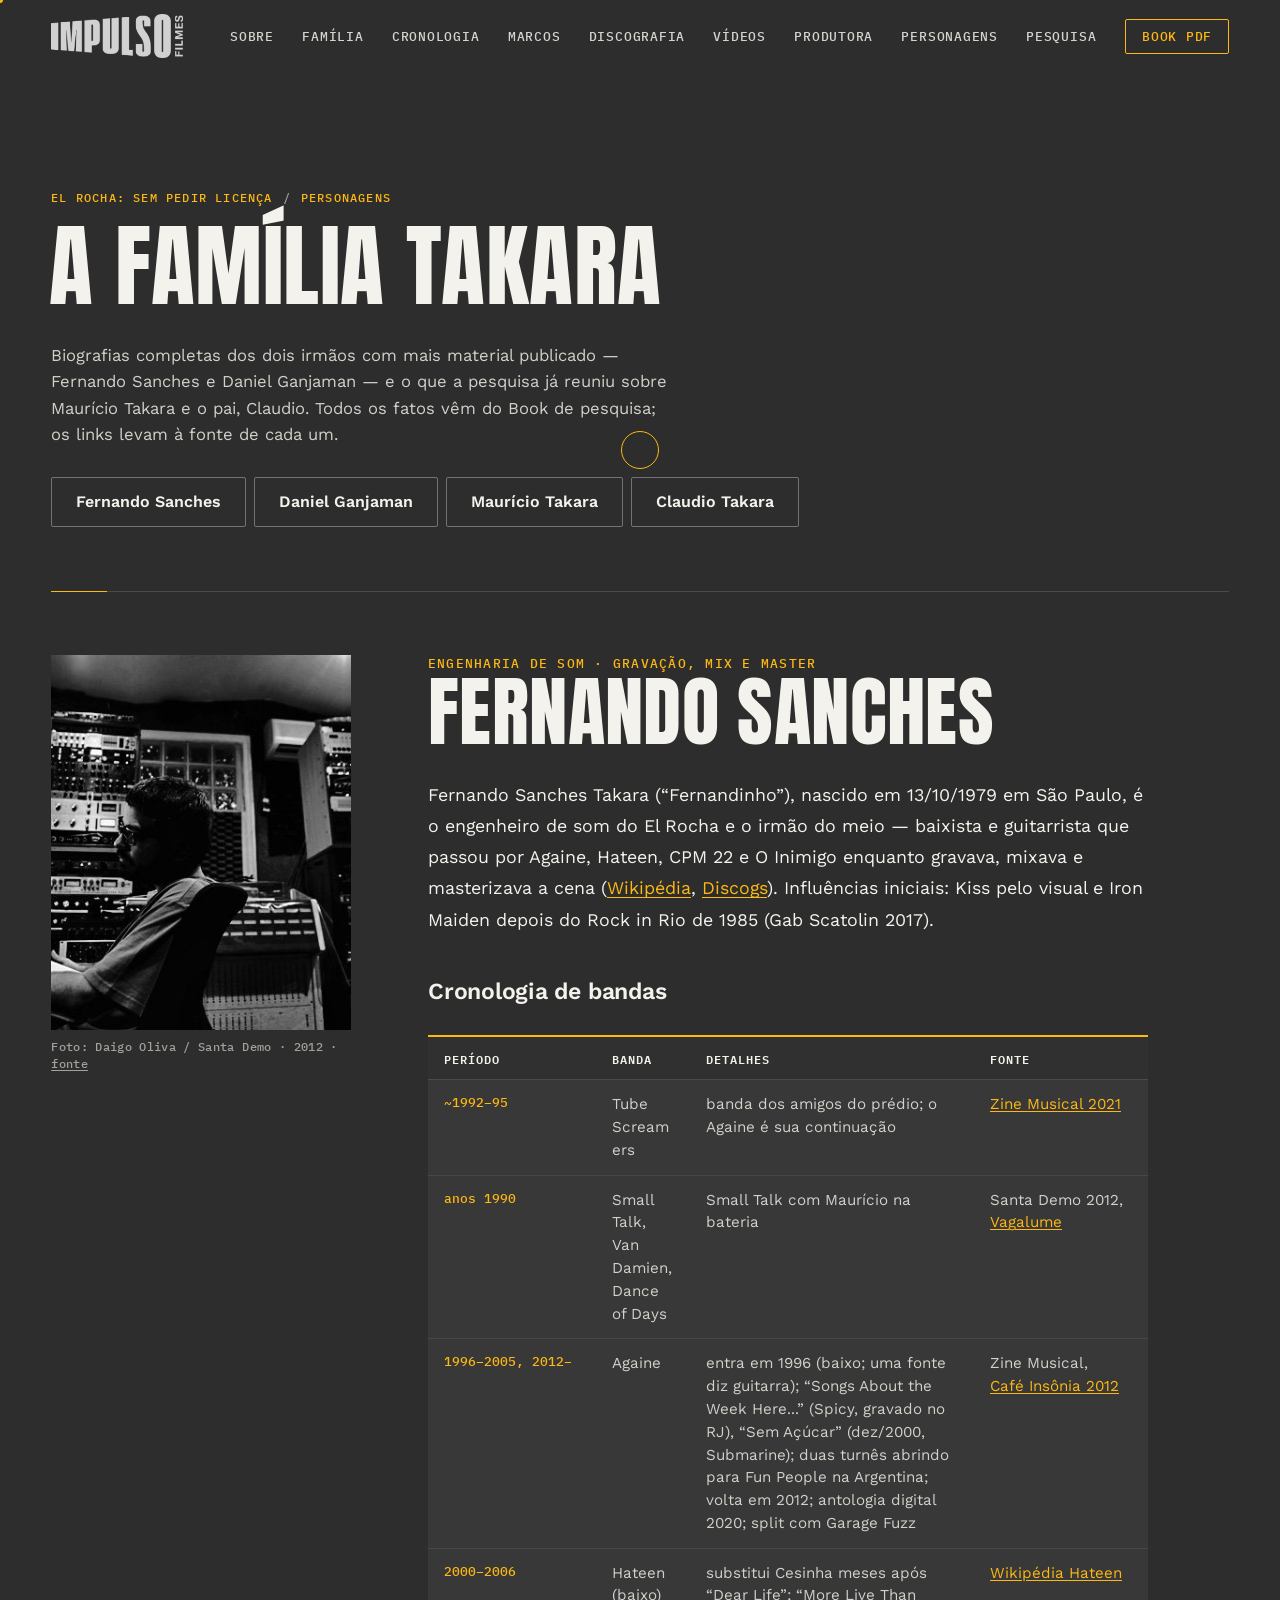
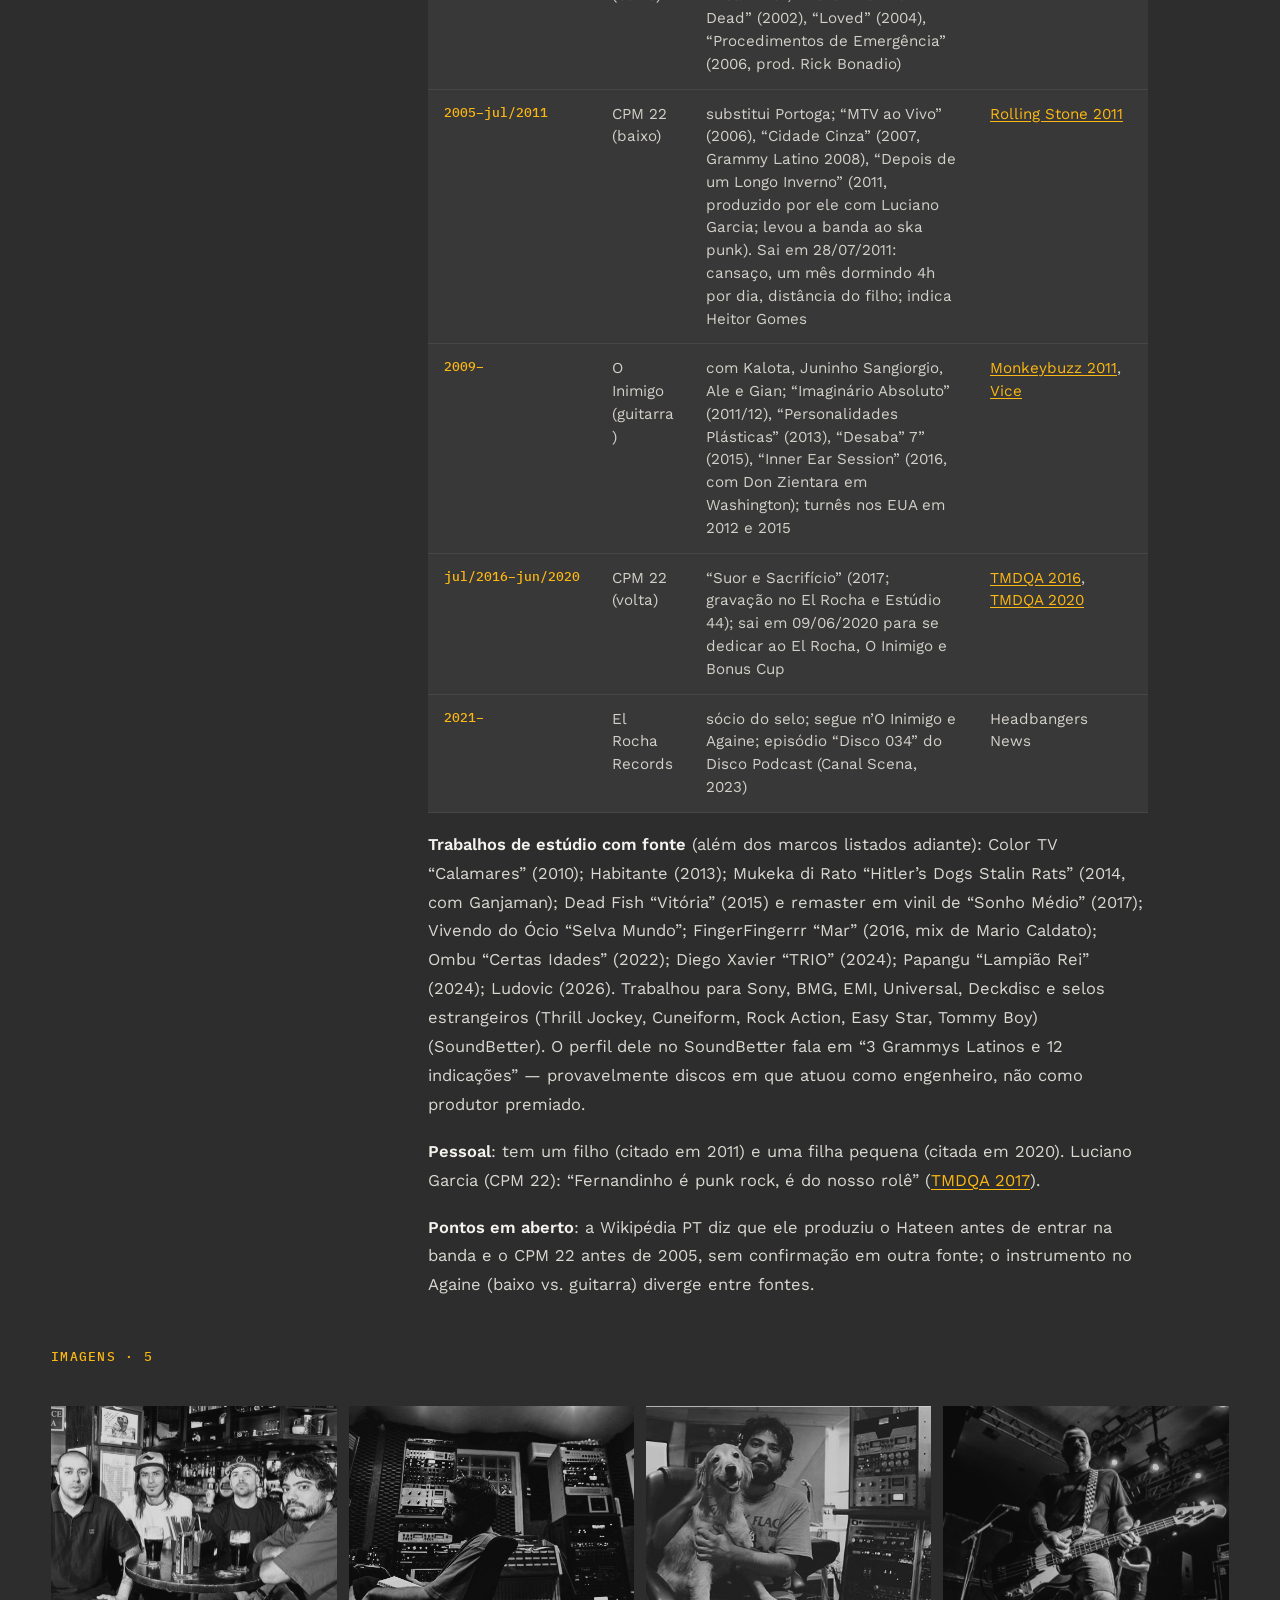
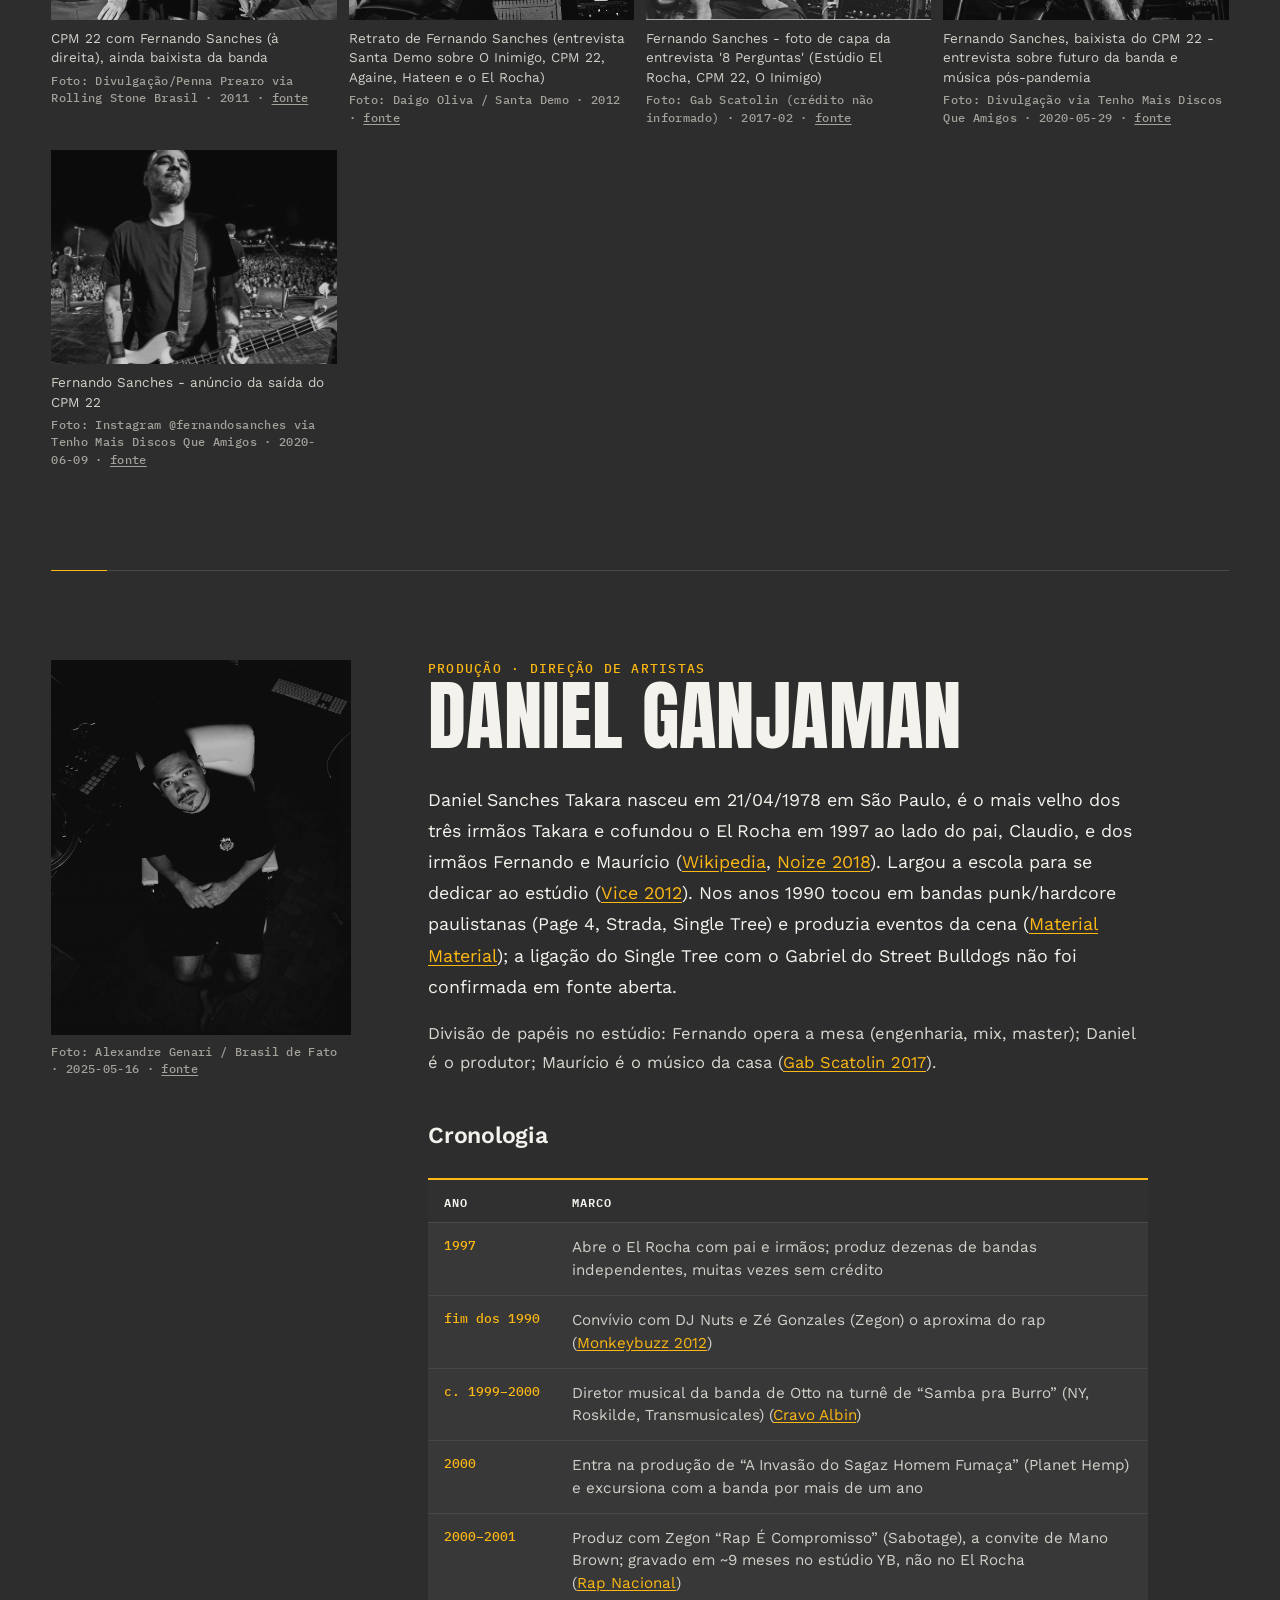
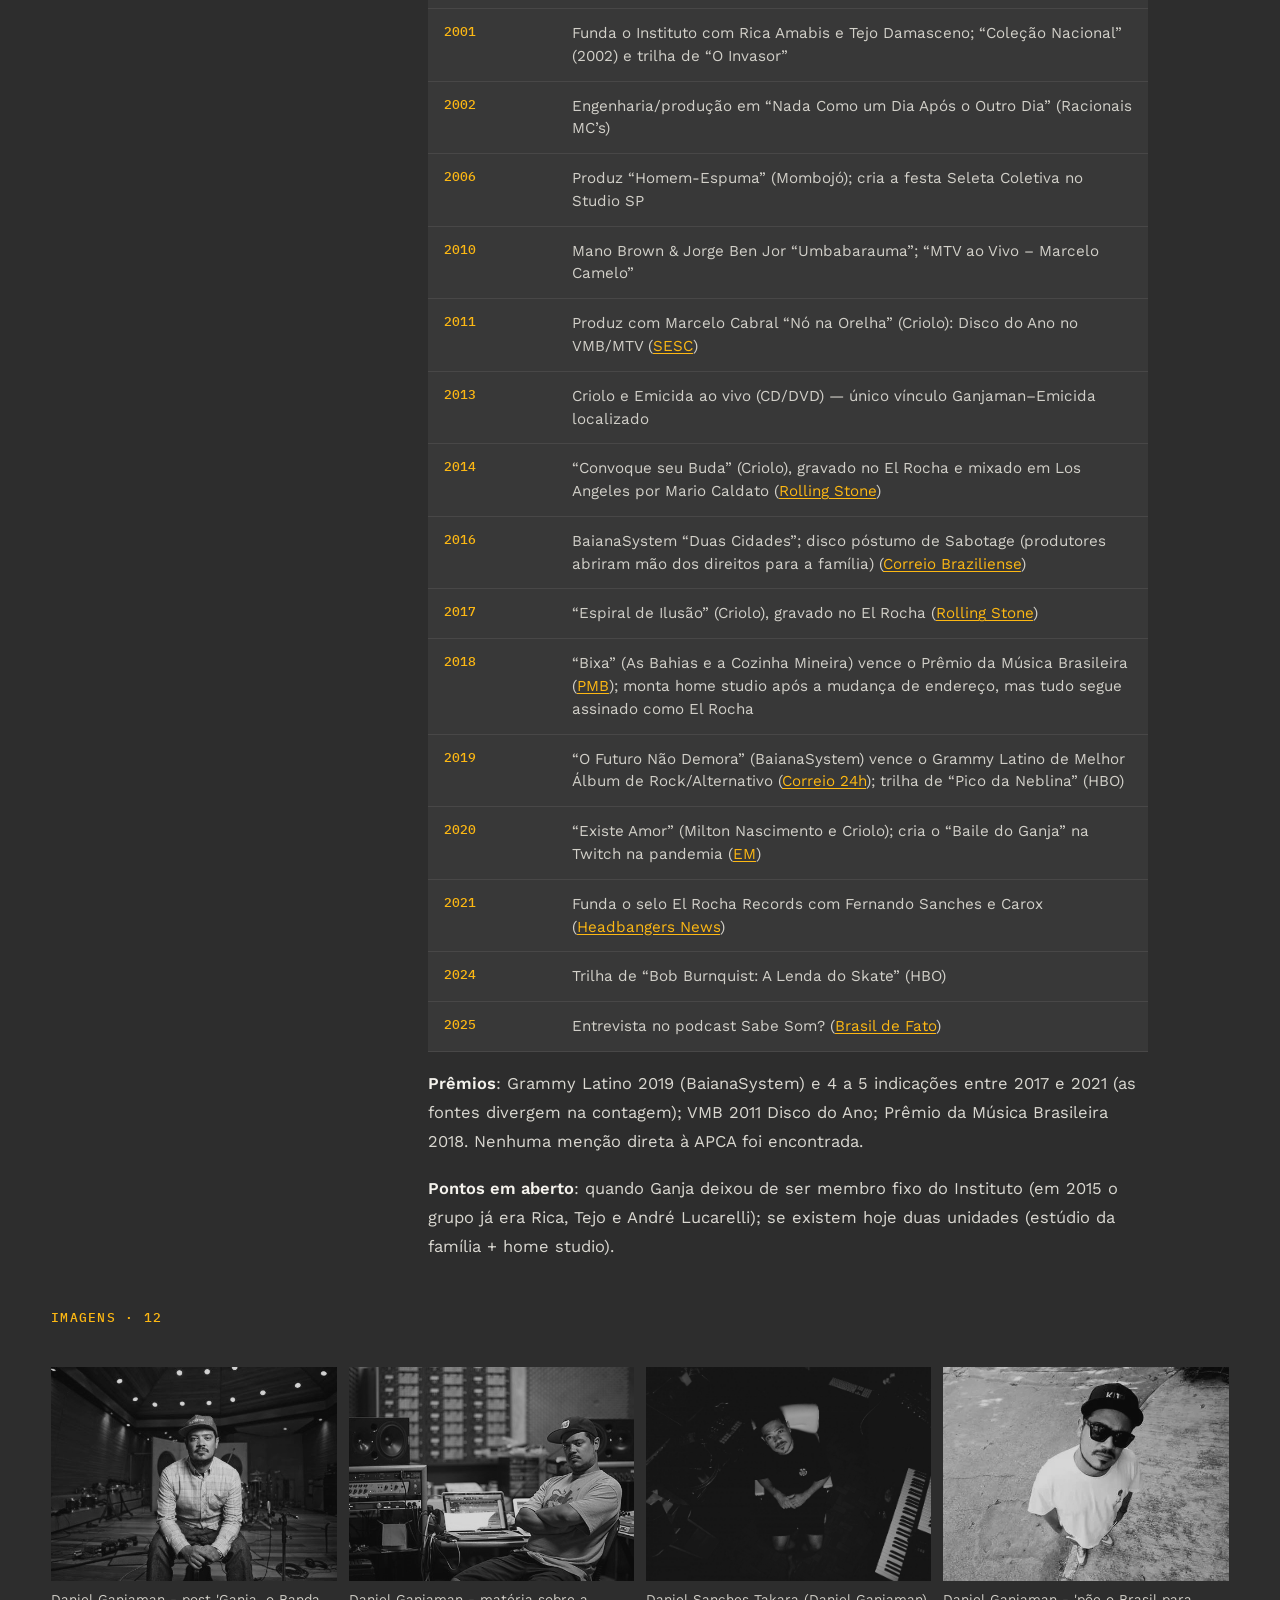
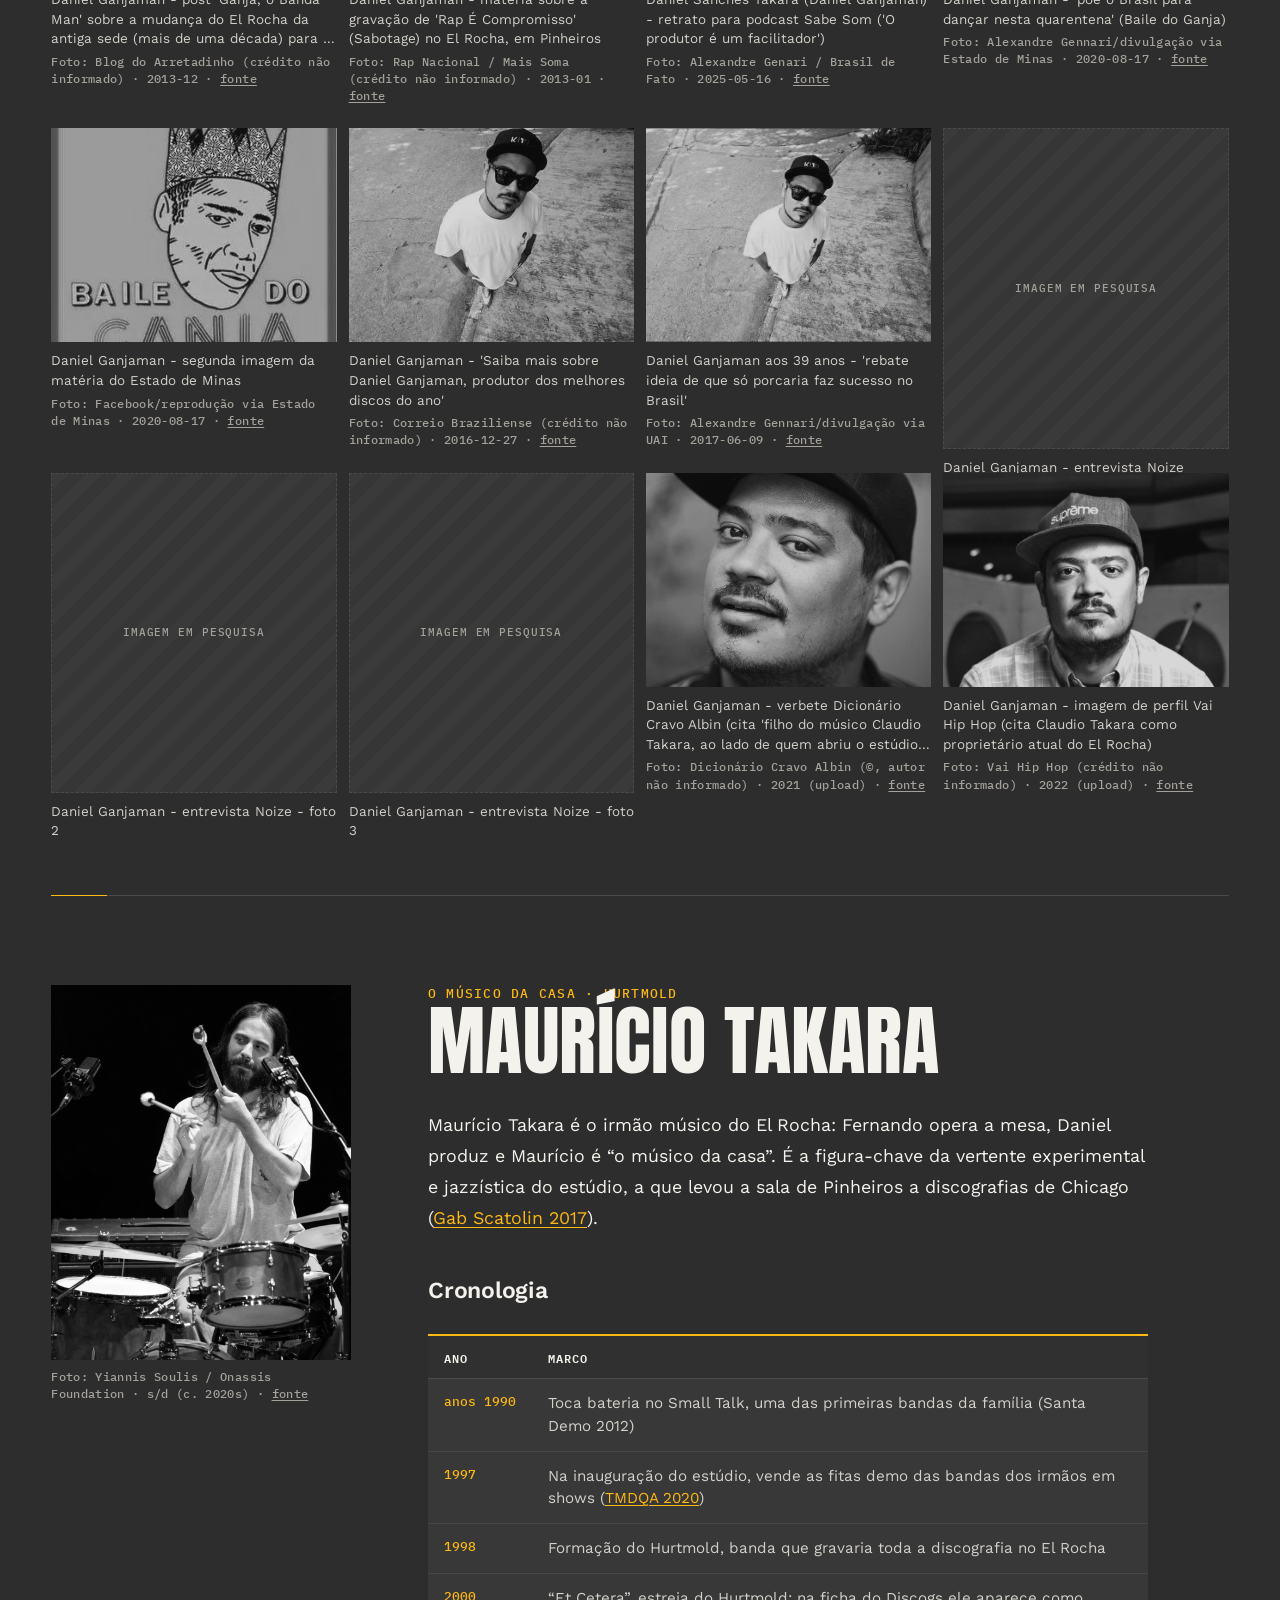
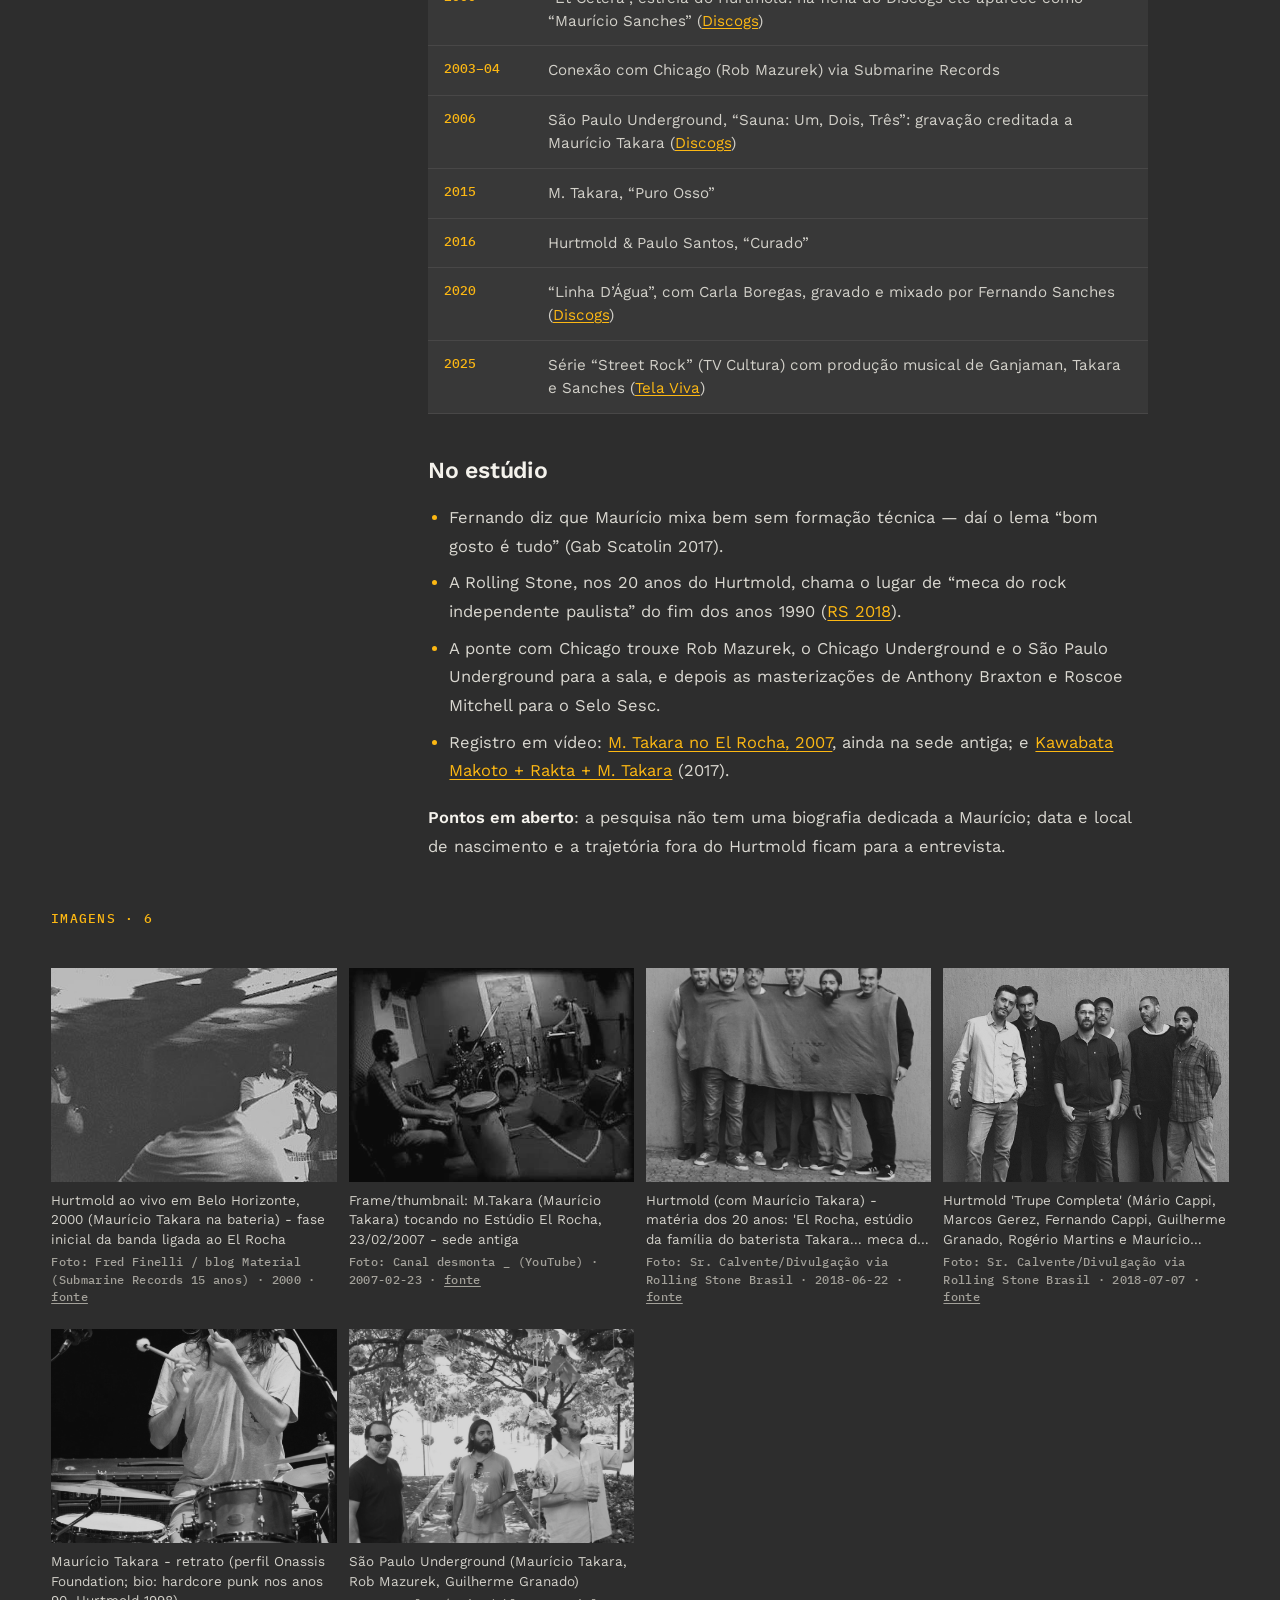
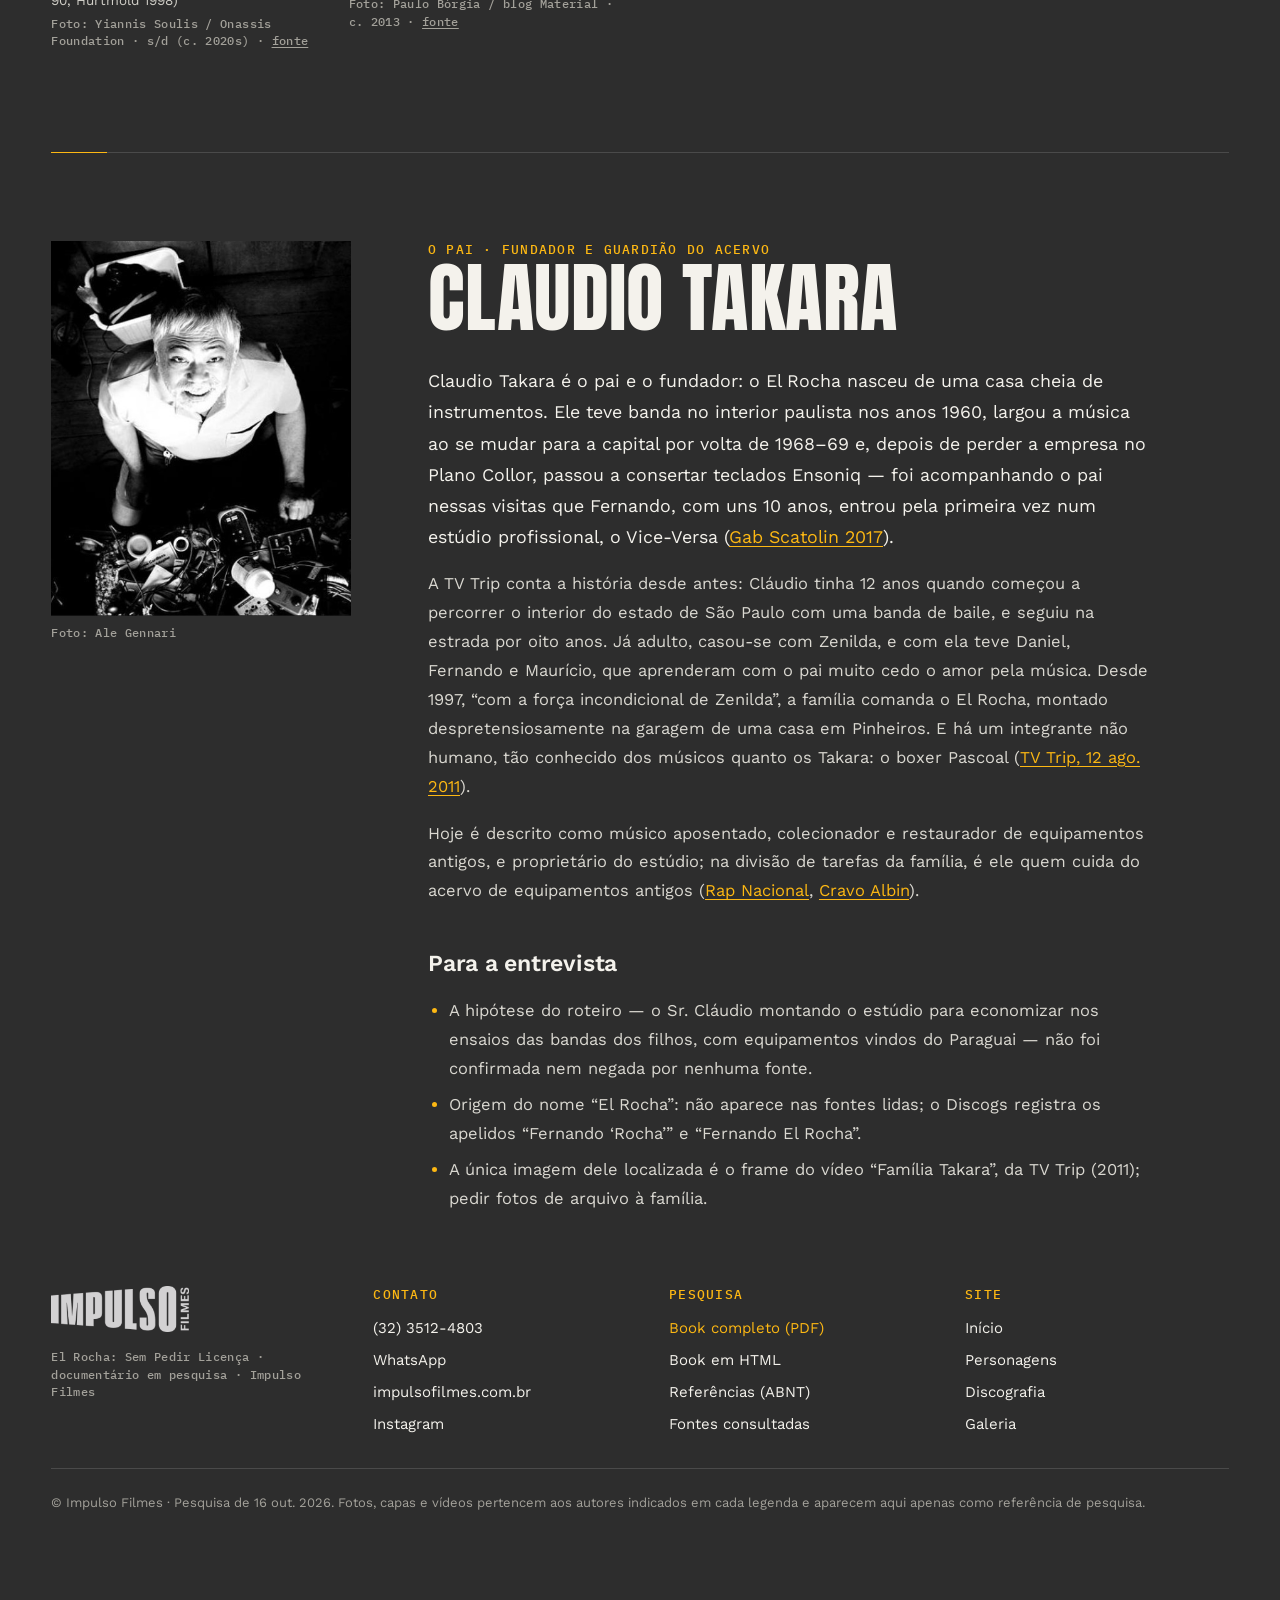
<file: personagens.html>
<!doctype html>
<html lang="pt-BR">
<head>
<meta charset="utf-8">
<meta name="viewport" content="width=device-width, initial-scale=1">
<meta name="robots" content="noindex, nofollow">
<title>Personagens · El Rocha: Sem Pedir Licença</title>
<meta name="description" content="Biografias de Fernando Sanches, Daniel Ganjaman, Maurício Takara e Claudio Takara, a família do Estúdio El Rocha.">
<meta property="og:title" content="Personagens · El Rocha: Sem Pedir Licença">
<meta property="og:description" content="Biografias de Fernando Sanches, Daniel Ganjaman, Maurício Takara e Claudio Takara, a família do Estúdio El Rocha.">
<meta property="og:image" content="img/video-asVGFEaSTdU.jpg">
<meta name="theme-color" content="#2d2d2d">
<link rel="preconnect" href="https://fonts.googleapis.com">
<link rel="preconnect" href="https://fonts.gstatic.com" crossorigin>
<link href="https://fonts.googleapis.com/css2?family=Anton&family=IBM+Plex+Mono:wght@400;500;600&family=Work+Sans:wght@400;500;600&display=swap" rel="stylesheet">
<link rel="stylesheet" href="style.css?v=20261016x">
<link rel="stylesheet" href="pages.css?v=20261016x">
<link rel="stylesheet" href="case.css?v=20261016x">
<link rel="stylesheet" href="extra.css?v=20261016x">
<link rel="stylesheet" href="site.css?v=20261016x">
</head>
<body>

<div class="progress" aria-hidden="true"></div>

<header class="top" id="top">
  <a class="logo" href="index.html" aria-label="El Rocha: Sem Pedir Licença, início">
    <img src="img/impulso-logo.png" alt="Impulso Filmes" width="240" height="80">
  </a>
  <button class="burger" type="button" aria-expanded="false" aria-controls="menu">Menu</button>
  <nav id="menu" aria-label="Principal">
    <a href="index.html#sobre">Sobre</a>
    <a href="index.html#familia">Família</a>
    <a href="index.html#cronologia">Cronologia</a>
    <a href="index.html#marcos">Marcos</a>
    <a href="index.html#discografia">Discografia</a>
    <a href="index.html#videos">Vídeos</a>
    <a href="index.html#produtora">Produtora</a>
    <a href="personagens.html" aria-current="page">Personagens</a>
    <a href="pesquisa.html">Pesquisa</a>
    <a class="cta" href="el-rocha-book-pesquisa.pdf" target="_blank" rel="noopener">Book PDF</a>
  </nav>
</header>

<main>
<section class="l-hero">
  <p class="crumbs"><a href="index.html">El Rocha: Sem Pedir Licença</a><span aria-hidden="true">/</span><a href="personagens.html">Personagens</a></p>
  <h1 class="l-title small">A família Takara</h1>
  <p class="l-intro">Biografias completas dos dois irmãos com mais material publicado — Fernando Sanches e Daniel Ganjaman — e o que a pesquisa já reuniu sobre Maurício Takara e o pai, Claudio. Todos os fatos vêm do Book de pesquisa; os links levam à fonte de cada um.</p>
  <nav class="indice-pessoas filters" aria-label="Personagens"><a class="btn ghost" href="#fernando">Fernando Sanches</a><a class="btn ghost" href="#daniel">Daniel Ganjaman</a><a class="btn ghost" href="#mauricio">Maurício Takara</a><a class="btn ghost" href="#claudio">Claudio Takara</a></nav>
</section>

<section class="block rule alvo" id="fernando">
  <div class="pessoa">
    <figure><img src="img/retrato-de-fernando-sanches-entrevista-santa-demo-sobre.jpg" alt="Fernando Sanches" data-imprensa><figcaption class="cred">Foto: Daigo Oliva / Santa Demo · 2012 · <a href="https://santademo.wordpress.com/2012/04/06/entrevista-fernando-sanches-o-inimigo-cpm-22-againe-hateen-estudio-el-rocha/" target="_blank" rel="noopener">fonte</a></figcaption></figure>
    <div>
      <p class="eyebrow">Engenharia de som · gravação, mix e master</p>
      <h2 class="reveal">Fernando Sanches</h2>
      <div class="prose" style="margin-top:28px">
<p>Fernando Sanches Takara (“Fernandinho”), nascido em 13/10/1979 em São Paulo, é o engenheiro de som do El Rocha e o irmão do meio — baixista e guitarrista que passou por Againe, Hateen, CPM 22 e O Inimigo enquanto gravava, mixava e masterizava a cena (<a href="https://pt.wikipedia.org/wiki/Fernando_Sanches" target="_blank" rel="noopener">Wikipédia</a>, <a href="https://www.discogs.com/artist/1540677-Fernando-Sanches" target="_blank" rel="noopener">Discogs</a>). Influências iniciais: Kiss pelo visual e Iron Maiden depois do Rock in Rio de 1985 (Gab Scatolin 2017).</p>
<h3>Cronologia de bandas</h3>
<table class="tabela"><thead><tr><th scope="col">Período</th><th scope="col">Banda</th><th scope="col">Detalhes</th><th scope="col">Fonte</th></tr></thead><tbody>
<tr><td data-label="Período">~1992–95</td><td data-label="Banda">Tube Screamers</td><td data-label="Detalhes">banda dos amigos do prédio; o Againe é sua continuação</td><td data-label="Fonte"><a href="https://zinemusical.wordpress.com/2021/02/08/againe-anteontem-amanha-e-sempre/" target="_blank" rel="noopener">Zine Musical 2021</a></td></tr>
<tr><td data-label="Período">anos 1990</td><td data-label="Banda">Small Talk, Van Damien, Dance of Days</td><td data-label="Detalhes">Small Talk com Maurício na bateria</td><td data-label="Fonte">Santa Demo 2012, <a href="https://www.vagalume.com.br/hateen/biografia/" target="_blank" rel="noopener">Vagalume</a></td></tr>
<tr><td data-label="Período">1996–2005, 2012–</td><td data-label="Banda">Againe</td><td data-label="Detalhes">entra em 1996 (baixo; uma fonte diz guitarra); “Songs About the Week Here...” (Spicy, gravado no RJ), “Sem Açúcar” (dez/2000, Submarine); duas turnês abrindo para Fun People na Argentina; volta em 2012; antologia digital 2020; split com Garage Fuzz</td><td data-label="Fonte">Zine Musical, <a href="https://cafeinsoniafilmes.wordpress.com/2012/08/15/againe-em-campinas-entrevistamos-fernando-sanches/" target="_blank" rel="noopener">Café Insônia 2012</a></td></tr>
<tr><td data-label="Período">2000–2006</td><td data-label="Banda">Hateen (baixo)</td><td data-label="Detalhes">substitui Cesinha meses após “Dear Life”; “More Live Than Dead” (2002), “Loved” (2004), “Procedimentos de Emergência” (2006, prod. Rick Bonadio)</td><td data-label="Fonte"><a href="https://pt.wikipedia.org/wiki/Hateen" target="_blank" rel="noopener">Wikipédia Hateen</a></td></tr>
<tr><td data-label="Período">2005–jul/2011</td><td data-label="Banda">CPM 22 (baixo)</td><td data-label="Detalhes">substitui Portoga; “MTV ao Vivo” (2006), “Cidade Cinza” (2007, Grammy Latino 2008), “Depois de um Longo Inverno” (2011, produzido por ele com Luciano Garcia; levou a banda ao ska punk). Sai em 28/07/2011: cansaço, um mês dormindo 4h por dia, distância do filho; indica Heitor Gomes</td><td data-label="Fonte"><a href="https://rollingstone.com.br/noticia/fernando-sanches-comenta-sua-saida-do-cpm-22/" target="_blank" rel="noopener">Rolling Stone 2011</a></td></tr>
<tr><td data-label="Período">2009–</td><td data-label="Banda">O Inimigo (guitarra)</td><td data-label="Detalhes">com Kalota, Juninho Sangiorgio, Ale e Gian; “Imaginário Absoluto” (2011/12), “Personalidades Plásticas” (2013), “Desaba” 7” (2015), “Inner Ear Session” (2016, com Don Zientara em Washington); turnês nos EUA em 2012 e 2015</td><td data-label="Fonte"><a href="https://monkeybuzz.com.br/resenhas/albuns/o-inimigo-imaginario-absoluto/" target="_blank" rel="noopener">Monkeybuzz 2011</a>, <a href="https://www.vice.com/pt/article/juninho-sangiorgio-elege-os-melhores-discos-de-sua-banda-o-inimigo-em-15-anos-de-hardcore/" target="_blank" rel="noopener">Vice</a></td></tr>
<tr><td data-label="Período">jul/2016–jun/2020</td><td data-label="Banda">CPM 22 (volta)</td><td data-label="Detalhes">“Suor e Sacrifício” (2017; gravação no El Rocha e Estúdio 44); sai em 09/06/2020 para se dedicar ao El Rocha, O Inimigo e Bonus Cup</td><td data-label="Fonte"><a href="https://www.tenhomaisdiscosqueamigos.com/2016/07/27/cpm-22-oficializa-retorno-de-fernando-sanches/" target="_blank" rel="noopener">TMDQA 2016</a>, <a href="https://www.tenhomaisdiscosqueamigos.com/2020/06/09/fernando-sanches-saida-cpm22-baixista/" target="_blank" rel="noopener">TMDQA 2020</a></td></tr>
<tr><td data-label="Período">2021–</td><td data-label="Banda">El Rocha Records</td><td data-label="Detalhes">sócio do selo; segue n’O Inimigo e Againe; episódio “Disco 034” do Disco Podcast (Canal Scena, 2023)</td><td data-label="Fonte">Headbangers News</td></tr>
</tbody></table>
<p><strong>Trabalhos de estúdio com fonte</strong> (além dos marcos listados adiante): Color TV “Calamares” (2010); Habitante (2013); Mukeka di Rato “Hitler’s Dogs Stalin Rats” (2014, com Ganjaman); Dead Fish “Vitória” (2015) e remaster em vinil de “Sonho Médio” (2017); Vivendo do Ócio “Selva Mundo”; FingerFingerrr “Mar” (2016, mix de Mario Caldato); Ombu “Certas Idades” (2022); Diego Xavier “TRIO” (2024); Papangu “Lampião Rei” (2024); Ludovic (2026). Trabalhou para Sony, BMG, EMI, Universal, Deckdisc e selos estrangeiros (Thrill Jockey, Cuneiform, Rock Action, Easy Star, Tommy Boy) (SoundBetter). O perfil dele no SoundBetter fala em “3 Grammys Latinos e 12 indicações” — provavelmente discos em que atuou como engenheiro, não como produtor premiado.</p>
<p><strong>Pessoal</strong>: tem um filho (citado em 2011) e uma filha pequena (citada em 2020). Luciano Garcia (CPM 22): “Fernandinho é punk rock, é do nosso rolê” (<a href="https://www.tenhomaisdiscosqueamigos.com/2017/03/14/cpm22-entrevista-novo-disco/" target="_blank" rel="noopener">TMDQA 2017</a>).</p>
<p><strong>Pontos em aberto</strong>: a Wikipédia PT diz que ele produziu o Hateen antes de entrar na banda e o CPM 22 antes de 2005, sem confirmação em outra fonte; o instrumento no Againe (baixo vs. guitarra) diverge entre fontes.</p>
      </div>
    </div>
  </div>
  <p class="eyebrow" style="margin-top:48px">Imagens · 5</p>
  <ul class="shots">
<li class="reveal"><button type="button" data-full="img/cpm-22-com-fernando-sanches-a-direita-ainda-baixista-da.jpg" data-legenda="CPM 22 com Fernando Sanches (à direita), ainda baixista da banda&lt;span class=&quot;cred&quot;&gt;Foto: Divulgação/Penna Prearo via Rolling Stone Brasil · 2011 · &lt;a href=&quot;https://rollingstone.com.br/noticia/fernando-sanches-comenta-sua-saida-do-cpm-22/&quot; target=&quot;_blank&quot; rel=&quot;noopener&quot;&gt;fonte&lt;/a&gt;&lt;/span&gt;" aria-label="Ampliar: CPM 22 com Fernando Sanches (à direita), ainda baixista da banda"><img loading="lazy" src="img/cpm-22-com-fernando-sanches-a-direita-ainda-baixista-da.jpg" alt="CPM 22 com Fernando Sanches (à direita), ainda baixista da banda" data-imprensa></button><p class="leg">CPM 22 com Fernando Sanches (à direita), ainda baixista da banda</p><p class="cred">Foto: Divulgação/Penna Prearo via Rolling Stone Brasil · 2011 · <a href="https://rollingstone.com.br/noticia/fernando-sanches-comenta-sua-saida-do-cpm-22/" target="_blank" rel="noopener">fonte</a></p></li>
<li class="reveal"><button type="button" data-full="img/retrato-de-fernando-sanches-entrevista-santa-demo-sobre.jpg" data-legenda="Retrato de Fernando Sanches (entrevista Santa Demo sobre O Inimigo, CPM 22, Againe, Hateen e o El Rocha)&lt;span class=&quot;cred&quot;&gt;Foto: Daigo Oliva / Santa Demo · 2012 · &lt;a href=&quot;https://santademo.wordpress.com/2012/04/06/entrevista-fernando-sanches-o-inimigo-cpm-22-againe-hateen-estudio-el-rocha/&quot; target=&quot;_blank&quot; rel=&quot;noopener&quot;&gt;fonte&lt;/a&gt;&lt;/span&gt;" aria-label="Ampliar: Retrato de Fernando Sanches (entrevista Santa Demo sobre O Inimigo, CPM 22, Againe, Hateen e o El Rocha)"><img loading="lazy" src="img/retrato-de-fernando-sanches-entrevista-santa-demo-sobre.jpg" alt="Retrato de Fernando Sanches (entrevista Santa Demo sobre O Inimigo, CPM 22, Againe, Hateen e o El Rocha)" data-imprensa></button><p class="leg">Retrato de Fernando Sanches (entrevista Santa Demo sobre O Inimigo, CPM 22, Againe, Hateen e o El Rocha)</p><p class="cred">Foto: Daigo Oliva / Santa Demo · 2012 · <a href="https://santademo.wordpress.com/2012/04/06/entrevista-fernando-sanches-o-inimigo-cpm-22-againe-hateen-estudio-el-rocha/" target="_blank" rel="noopener">fonte</a></p></li>
<li class="reveal"><button type="button" data-full="img/fernando-sanches-foto-de-capa-da-entrevista-8-perguntas.jpg" data-legenda="Fernando Sanches - foto de capa da entrevista &amp;#x27;8 Perguntas&amp;#x27; (Estúdio El Rocha, CPM 22, O Inimigo)&lt;span class=&quot;cred&quot;&gt;Foto: Gab Scatolin (crédito não informado) · 2017-02 · &lt;a href=&quot;https://gabscatolin.com/2017/02/15/8-perguntas-fernando-sanches-estudio-el-rocha-cpm-22-o-inimigo/&quot; target=&quot;_blank&quot; rel=&quot;noopener&quot;&gt;fonte&lt;/a&gt;&lt;/span&gt;" aria-label="Ampliar: Fernando Sanches - foto de capa da entrevista &#x27;8 Perguntas&#x27; (Estúdio El Rocha, CPM 22, O Inimigo)"><img loading="lazy" src="img/fernando-sanches-foto-de-capa-da-entrevista-8-perguntas.jpg" alt="Fernando Sanches - foto de capa da entrevista &#x27;8 Perguntas&#x27; (Estúdio El Rocha, CPM 22, O Inimigo)" data-imprensa></button><p class="leg">Fernando Sanches - foto de capa da entrevista &#x27;8 Perguntas&#x27; (Estúdio El Rocha, CPM 22, O Inimigo)</p><p class="cred">Foto: Gab Scatolin (crédito não informado) · 2017-02 · <a href="https://gabscatolin.com/2017/02/15/8-perguntas-fernando-sanches-estudio-el-rocha-cpm-22-o-inimigo/" target="_blank" rel="noopener">fonte</a></p></li>
<li class="reveal"><button type="button" data-full="img/fernando-sanches-baixista-do-cpm-22-entrevista-sobre.jpg" data-legenda="Fernando Sanches, baixista do CPM 22 - entrevista sobre futuro da banda e música pós-pandemia&lt;span class=&quot;cred&quot;&gt;Foto: Divulgação via Tenho Mais Discos Que Amigos · 2020-05-29 · &lt;a href=&quot;https://www.tenhomaisdiscosqueamigos.com/2020/05/29/fernando-sanches-entrevista-cpm22-futuro/&quot; target=&quot;_blank&quot; rel=&quot;noopener&quot;&gt;fonte&lt;/a&gt;&lt;/span&gt;" aria-label="Ampliar: Fernando Sanches, baixista do CPM 22 - entrevista sobre futuro da banda e música pós-pandemia"><img loading="lazy" src="img/fernando-sanches-baixista-do-cpm-22-entrevista-sobre.jpg" alt="Fernando Sanches, baixista do CPM 22 - entrevista sobre futuro da banda e música pós-pandemia" data-imprensa></button><p class="leg">Fernando Sanches, baixista do CPM 22 - entrevista sobre futuro da banda e música pós-pandemia</p><p class="cred">Foto: Divulgação via Tenho Mais Discos Que Amigos · 2020-05-29 · <a href="https://www.tenhomaisdiscosqueamigos.com/2020/05/29/fernando-sanches-entrevista-cpm22-futuro/" target="_blank" rel="noopener">fonte</a></p></li>
<li class="reveal"><button type="button" data-full="img/fernando-sanches-anuncio-da-saida-do-cpm-22.jpg" data-legenda="Fernando Sanches - anúncio da saída do CPM 22&lt;span class=&quot;cred&quot;&gt;Foto: Instagram @fernandosanches via Tenho Mais Discos Que Amigos · 2020-06-09 · &lt;a href=&quot;https://www.tenhomaisdiscosqueamigos.com/2020/06/09/fernando-sanches-saida-cpm22-baixista/&quot; target=&quot;_blank&quot; rel=&quot;noopener&quot;&gt;fonte&lt;/a&gt;&lt;/span&gt;" aria-label="Ampliar: Fernando Sanches - anúncio da saída do CPM 22"><img loading="lazy" src="img/fernando-sanches-anuncio-da-saida-do-cpm-22.jpg" alt="Fernando Sanches - anúncio da saída do CPM 22" data-imprensa></button><p class="leg">Fernando Sanches - anúncio da saída do CPM 22</p><p class="cred">Foto: Instagram @fernandosanches via Tenho Mais Discos Que Amigos · 2020-06-09 · <a href="https://www.tenhomaisdiscosqueamigos.com/2020/06/09/fernando-sanches-saida-cpm22-baixista/" target="_blank" rel="noopener">fonte</a></p></li>
  </ul>
</section>

<section class="block rule alvo" id="daniel">
  <div class="pessoa">
    <figure><img src="img/daniel-sanches-takara-daniel-ganjaman-retrato-para.jpg" alt="Daniel Ganjaman" data-imprensa><figcaption class="cred">Foto: Alexandre Genari / Brasil de Fato · 2025-05-16 · <a href="https://www.brasildefato.com.br/podcast/sabe-som/2025/05/16/daniel-ganjaman-o-produtor-e-um-facilitador-nosso-papel-e-traduzir-nao-dominar-o-artista/" target="_blank" rel="noopener">fonte</a></figcaption></figure>
    <div>
      <p class="eyebrow">Produção · direção de artistas</p>
      <h2 class="reveal">Daniel Ganjaman</h2>
      <div class="prose" style="margin-top:28px">
<p>Daniel Sanches Takara nasceu em 21/04/1978 em São Paulo, é o mais velho dos três irmãos Takara e cofundou o El Rocha em 1997 ao lado do pai, Claudio, e dos irmãos Fernando e Maurício (<a href="https://en.wikipedia.org/wiki/Daniel_Ganjaman" target="_blank" rel="noopener">Wikipedia</a>, <a href="https://www.noize.com.br/entrevista-daniel-ganjaman-2018-criolo-mano-brown-sabotage" target="_blank" rel="noopener">Noize 2018</a>). Largou a escola para se dedicar ao estúdio (<a href="https://vice.com/en/article/kbgdny/meet-daniel-ganjaman-the-producer-who-changed-the-tone-of-brazilian-rap" target="_blank" rel="noopener">Vice 2012</a>). Nos anos 1990 tocou em bandas punk/hardcore paulistanas (Page 4, Strada, Single Tree) e produzia eventos da cena (<a href="https://materialmaterial.blogspot.com/2013/11/as-vezes-mil-as-vezes-um-submarine-15.html" target="_blank" rel="noopener">Material Material</a>); a ligação do Single Tree com o Gabriel do Street Bulldogs não foi confirmada em fonte aberta.</p>
<p>Divisão de papéis no estúdio: Fernando opera a mesa (engenharia, mix, master); Daniel é o produtor; Maurício é o músico da casa (<a href="https://gabscatolin.com/2017/02/15/8-perguntas-fernando-sanches-estudio-el-rocha-cpm-22-o-inimigo/" target="_blank" rel="noopener">Gab Scatolin 2017</a>).</p>
<h3>Cronologia</h3>
<table class="tabela"><thead><tr><th scope="col">Ano</th><th scope="col">Marco</th></tr></thead><tbody>
<tr><td data-label="Ano">1997</td><td data-label="Marco">Abre o El Rocha com pai e irmãos; produz dezenas de bandas independentes, muitas vezes sem crédito</td></tr>
<tr><td data-label="Ano">fim dos 1990</td><td data-label="Marco">Convívio com DJ Nuts e Zé Gonzales (Zegon) o aproxima do rap (<a href="https://monkeybuzz.com.br/materias/a-versatilidade-das-producoes-de-daniel-ganjaman/" target="_blank" rel="noopener">Monkeybuzz 2012</a>)</td></tr>
<tr><td data-label="Ano">c. 1999–2000</td><td data-label="Marco">Diretor musical da banda de Otto na turnê de “Samba pra Burro” (NY, Roskilde, Transmusicales) (<a href="https://dicionariompb.com.br/artista/daniel-ganjaman/" target="_blank" rel="noopener">Cravo Albin</a>)</td></tr>
<tr><td data-label="Ano">2000</td><td data-label="Marco">Entra na produção de “A Invasão do Sagaz Homem Fumaça” (Planet Hemp) e excursiona com a banda por mais de um ano</td></tr>
<tr><td data-label="Ano">2000–2001</td><td data-label="Marco">Produz com Zegon “Rap É Compromisso” (Sabotage), a convite de Mano Brown; gravado em ~9 meses no estúdio YB, não no El Rocha (<a href="https://www.rapnacional.com.br/daniel-ganjaman-conta-a-historia-da-gravacao-de-rap-e-compromisso/" target="_blank" rel="noopener">Rap Nacional</a>)</td></tr>
<tr><td data-label="Ano">2001</td><td data-label="Marco">Funda o Instituto com Rica Amabis e Tejo Damasceno; “Coleção Nacional” (2002) e trilha de “O Invasor”</td></tr>
<tr><td data-label="Ano">2002</td><td data-label="Marco">Engenharia/produção em “Nada Como um Dia Após o Outro Dia” (Racionais MC’s)</td></tr>
<tr><td data-label="Ano">2006</td><td data-label="Marco">Produz “Homem-Espuma” (Mombojó); cria a festa Seleta Coletiva no Studio SP</td></tr>
<tr><td data-label="Ano">2010</td><td data-label="Marco">Mano Brown &amp; Jorge Ben Jor “Umbabarauma”; “MTV ao Vivo – Marcelo Camelo”</td></tr>
<tr><td data-label="Ano">2011</td><td data-label="Marco">Produz com Marcelo Cabral “Nó na Orelha” (Criolo): Disco do Ano no VMB/MTV (<a href="https://portal.sescsp.org.br/online/artigo/6906_UM+POUCO+MAIS+DE+NO+NA+ORELHA" target="_blank" rel="noopener">SESC</a>)</td></tr>
<tr><td data-label="Ano">2013</td><td data-label="Marco">Criolo e Emicida ao vivo (CD/DVD) — único vínculo Ganjaman–Emicida localizado</td></tr>
<tr><td data-label="Ano">2014</td><td data-label="Marco">“Convoque seu Buda” (Criolo), gravado no El Rocha e mixado em Los Angeles por Mario Caldato (<a href="https://rollingstone.com.br/?p=49740" target="_blank" rel="noopener">Rolling Stone</a>)</td></tr>
<tr><td data-label="Ano">2016</td><td data-label="Marco">BaianaSystem “Duas Cidades”; disco póstumo de Sabotage (produtores abriram mão dos direitos para a família) (<a href="https://www.correiobraziliense.com.br/app/noticia/diversao-e-arte/2016/12/27/interna_diversao_arte,562657/quem-e-daniel-ganjaman.shtml" target="_blank" rel="noopener">Correio Braziliense</a>)</td></tr>
<tr><td data-label="Ano">2017</td><td data-label="Marco">“Espiral de Ilusão” (Criolo), gravado no El Rocha (<a href="https://rollingstone.com.br/artigo/criolo-sonhos-de-samba/" target="_blank" rel="noopener">Rolling Stone</a>)</td></tr>
<tr><td data-label="Ano">2018</td><td data-label="Marco">“Bixa” (As Bahias e a Cozinha Mineira) vence o Prêmio da Música Brasileira (<a href="https://premiodamusica.com.br/premiado/daniel-ganjaman" target="_blank" rel="noopener">PMB</a>); monta home studio após a mudança de endereço, mas tudo segue assinado como El Rocha</td></tr>
<tr><td data-label="Ano">2019</td><td data-label="Marco">“O Futuro Não Demora” (BaianaSystem) vence o Grammy Latino de Melhor Álbum de Rock/Alternativo (<a href="https://www.correio24horas.com.br/noticia/nid/o-futuro-nao-demora-da-baianasystem-fatura-o-grammy-latino/" target="_blank" rel="noopener">Correio 24h</a>); trilha de “Pico da Neblina” (HBO)</td></tr>
<tr><td data-label="Ano">2020</td><td data-label="Marco">“Existe Amor” (Milton Nascimento e Criolo); cria o “Baile do Ganja” na Twitch na pandemia (<a href="https://www.em.com.br/app/noticia/cultura/2020/08/17/interna_cultura,1176660/daniel-ganjaman-poe-o-brasil-para-dancar-nesta-quarentena.shtml" target="_blank" rel="noopener">EM</a>)</td></tr>
<tr><td data-label="Ano">2021</td><td data-label="Marco">Funda o selo El Rocha Records com Fernando Sanches e Carox (<a href="https://www.headbangersnews.com.br/noticias/novo-selo-musical-el-rocha-records-lanca-material-inedito-da-banda-deb-and-the-mentals/" target="_blank" rel="noopener">Headbangers News</a>)</td></tr>
<tr><td data-label="Ano">2024</td><td data-label="Marco">Trilha de “Bob Burnquist: A Lenda do Skate” (HBO)</td></tr>
<tr><td data-label="Ano">2025</td><td data-label="Marco">Entrevista no podcast Sabe Som? (<a href="https://www.brasildefato.com.br/podcast/sabe-som/2025/05/16/daniel-ganjaman-o-produtor-e-um-facilitador-nosso-papel-e-traduzir-nao-dominar-o-artista/" target="_blank" rel="noopener">Brasil de Fato</a>)</td></tr>
</tbody></table>
<p><strong>Prêmios</strong>: Grammy Latino 2019 (BaianaSystem) e 4 a 5 indicações entre 2017 e 2021 (as fontes divergem na contagem); VMB 2011 Disco do Ano; Prêmio da Música Brasileira 2018. Nenhuma menção direta à APCA foi encontrada.</p>
<p><strong>Pontos em aberto</strong>: quando Ganja deixou de ser membro fixo do Instituto (em 2015 o grupo já era Rica, Tejo e André Lucarelli); se existem hoje duas unidades (estúdio da família + home studio).</p>
      </div>
    </div>
  </div>
  <p class="eyebrow" style="margin-top:48px">Imagens · 12</p>
  <ul class="shots">
<li class="reveal"><button type="button" data-full="img/daniel-ganjaman-post-ganja-o-banda-man-sobre-a-mudanca.jpg" data-legenda="Daniel Ganjaman - post &amp;#x27;Ganja, o Banda Man&amp;#x27; sobre a mudança do El Rocha da antiga sede (mais de uma década) para o novo espaço na zona oeste; cita maquinário analógico e Fernando como engenheiro&lt;span class=&quot;cred&quot;&gt;Foto: Blog do Arretadinho (crédito não informado) · 2013-12 · &lt;a href=&quot;https://blogdoarretadinho.blogspot.com/2013/12/ganja-o-banda-man.html&quot; target=&quot;_blank&quot; rel=&quot;noopener&quot;&gt;fonte&lt;/a&gt;&lt;/span&gt;" aria-label="Ampliar: Daniel Ganjaman - post &#x27;Ganja, o Banda Man&#x27; sobre a mudança do El Rocha da antiga sede (mais de uma década) para o novo espaço na zona oeste; cita maquinário analógico e Fernando como engenheiro"><img loading="lazy" src="img/daniel-ganjaman-post-ganja-o-banda-man-sobre-a-mudanca.jpg" alt="Daniel Ganjaman - post &#x27;Ganja, o Banda Man&#x27; sobre a mudança do El Rocha da antiga sede (mais de uma década) para o novo espaço na zona oeste; cita maquinário analógico e Fernando como engenheiro" data-imprensa></button><p class="leg">Daniel Ganjaman - post &#x27;Ganja, o Banda Man&#x27; sobre a mudança do El Rocha da antiga sede (mais de uma década) para o novo espaço na zona oeste; cita maquinário analógico e Fernando como engenheiro</p><p class="cred">Foto: Blog do Arretadinho (crédito não informado) · 2013-12 · <a href="https://blogdoarretadinho.blogspot.com/2013/12/ganja-o-banda-man.html" target="_blank" rel="noopener">fonte</a></p></li>
<li class="reveal"><button type="button" data-full="img/daniel-ganjaman-materia-sobre-a-gravacao-de-rap-e.jpg" data-legenda="Daniel Ganjaman - matéria sobre a gravação de &amp;#x27;Rap É Compromisso&amp;#x27; (Sabotage) no El Rocha, em Pinheiros&lt;span class=&quot;cred&quot;&gt;Foto: Rap Nacional / Mais Soma (crédito não informado) · 2013-01 · &lt;a href=&quot;https://www.rapnacional.com.br/daniel-ganjaman-conta-a-historia-da-gravacao-de-rap-e-compromisso/&quot; target=&quot;_blank&quot; rel=&quot;noopener&quot;&gt;fonte&lt;/a&gt;&lt;/span&gt;" aria-label="Ampliar: Daniel Ganjaman - matéria sobre a gravação de &#x27;Rap É Compromisso&#x27; (Sabotage) no El Rocha, em Pinheiros"><img loading="lazy" src="img/daniel-ganjaman-materia-sobre-a-gravacao-de-rap-e.jpg" alt="Daniel Ganjaman - matéria sobre a gravação de &#x27;Rap É Compromisso&#x27; (Sabotage) no El Rocha, em Pinheiros" data-imprensa></button><p class="leg">Daniel Ganjaman - matéria sobre a gravação de &#x27;Rap É Compromisso&#x27; (Sabotage) no El Rocha, em Pinheiros</p><p class="cred">Foto: Rap Nacional / Mais Soma (crédito não informado) · 2013-01 · <a href="https://www.rapnacional.com.br/daniel-ganjaman-conta-a-historia-da-gravacao-de-rap-e-compromisso/" target="_blank" rel="noopener">fonte</a></p></li>
<li class="reveal"><button type="button" data-full="img/daniel-sanches-takara-daniel-ganjaman-retrato-para.jpg" data-legenda="Daniel Sanches Takara (Daniel Ganjaman) - retrato para podcast Sabe Som (&amp;#x27;O produtor é um facilitador&amp;#x27;)&lt;span class=&quot;cred&quot;&gt;Foto: Alexandre Genari / Brasil de Fato · 2025-05-16 · &lt;a href=&quot;https://www.brasildefato.com.br/podcast/sabe-som/2025/05/16/daniel-ganjaman-o-produtor-e-um-facilitador-nosso-papel-e-traduzir-nao-dominar-o-artista/&quot; target=&quot;_blank&quot; rel=&quot;noopener&quot;&gt;fonte&lt;/a&gt;&lt;/span&gt;" aria-label="Ampliar: Daniel Sanches Takara (Daniel Ganjaman) - retrato para podcast Sabe Som (&#x27;O produtor é um facilitador&#x27;)"><img loading="lazy" src="img/daniel-sanches-takara-daniel-ganjaman-retrato-para.jpg" alt="Daniel Sanches Takara (Daniel Ganjaman) - retrato para podcast Sabe Som (&#x27;O produtor é um facilitador&#x27;)" data-imprensa></button><p class="leg">Daniel Sanches Takara (Daniel Ganjaman) - retrato para podcast Sabe Som (&#x27;O produtor é um facilitador&#x27;)</p><p class="cred">Foto: Alexandre Genari / Brasil de Fato · 2025-05-16 · <a href="https://www.brasildefato.com.br/podcast/sabe-som/2025/05/16/daniel-ganjaman-o-produtor-e-um-facilitador-nosso-papel-e-traduzir-nao-dominar-o-artista/" target="_blank" rel="noopener">fonte</a></p></li>
<li class="reveal"><button type="button" data-full="img/daniel-ganjaman-poe-o-brasil-para-dancar-nesta.jpg" data-legenda="Daniel Ganjaman - &amp;#x27;põe o Brasil para dançar nesta quarentena&amp;#x27; (Baile do Ganja)&lt;span class=&quot;cred&quot;&gt;Foto: Alexandre Gennari/divulgação via Estado de Minas · 2020-08-17 · &lt;a href=&quot;https://www.em.com.br/app/noticia/cultura/2020/08/17/interna_cultura,1176660/daniel-ganjaman-poe-o-brasil-para-dancar-nesta-quarentena.shtml&quot; target=&quot;_blank&quot; rel=&quot;noopener&quot;&gt;fonte&lt;/a&gt;&lt;/span&gt;" aria-label="Ampliar: Daniel Ganjaman - &#x27;põe o Brasil para dançar nesta quarentena&#x27; (Baile do Ganja)"><img loading="lazy" src="img/daniel-ganjaman-poe-o-brasil-para-dancar-nesta.jpg" alt="Daniel Ganjaman - &#x27;põe o Brasil para dançar nesta quarentena&#x27; (Baile do Ganja)" data-imprensa></button><p class="leg">Daniel Ganjaman - &#x27;põe o Brasil para dançar nesta quarentena&#x27; (Baile do Ganja)</p><p class="cred">Foto: Alexandre Gennari/divulgação via Estado de Minas · 2020-08-17 · <a href="https://www.em.com.br/app/noticia/cultura/2020/08/17/interna_cultura,1176660/daniel-ganjaman-poe-o-brasil-para-dancar-nesta-quarentena.shtml" target="_blank" rel="noopener">fonte</a></p></li>
<li class="reveal"><button type="button" data-full="img/daniel-ganjaman-segunda-imagem-da-materia-do-estado-de.jpg" data-legenda="Daniel Ganjaman - segunda imagem da matéria do Estado de Minas&lt;span class=&quot;cred&quot;&gt;Foto: Facebook/reprodução via Estado de Minas · 2020-08-17 · &lt;a href=&quot;https://www.em.com.br/app/noticia/cultura/2020/08/17/interna_cultura,1176660/daniel-ganjaman-poe-o-brasil-para-dancar-nesta-quarentena.shtml&quot; target=&quot;_blank&quot; rel=&quot;noopener&quot;&gt;fonte&lt;/a&gt;&lt;/span&gt;" aria-label="Ampliar: Daniel Ganjaman - segunda imagem da matéria do Estado de Minas"><img loading="lazy" src="img/daniel-ganjaman-segunda-imagem-da-materia-do-estado-de.jpg" alt="Daniel Ganjaman - segunda imagem da matéria do Estado de Minas" data-imprensa></button><p class="leg">Daniel Ganjaman - segunda imagem da matéria do Estado de Minas</p><p class="cred">Foto: Facebook/reprodução via Estado de Minas · 2020-08-17 · <a href="https://www.em.com.br/app/noticia/cultura/2020/08/17/interna_cultura,1176660/daniel-ganjaman-poe-o-brasil-para-dancar-nesta-quarentena.shtml" target="_blank" rel="noopener">fonte</a></p></li>
<li class="reveal"><button type="button" data-full="img/daniel-ganjaman-saiba-mais-sobre-daniel-ganjaman.jpg" data-legenda="Daniel Ganjaman - &amp;#x27;Saiba mais sobre Daniel Ganjaman, produtor dos melhores discos do ano&amp;#x27;&lt;span class=&quot;cred&quot;&gt;Foto: Correio Braziliense (crédito não informado) · 2016-12-27 · &lt;a href=&quot;https://www.correiobraziliense.com.br/app/noticia/diversao-e-arte/2016/12/27/interna_diversao_arte,562657/quem-e-daniel-ganjaman.shtml&quot; target=&quot;_blank&quot; rel=&quot;noopener&quot;&gt;fonte&lt;/a&gt;&lt;/span&gt;" aria-label="Ampliar: Daniel Ganjaman - &#x27;Saiba mais sobre Daniel Ganjaman, produtor dos melhores discos do ano&#x27;"><img loading="lazy" src="img/daniel-ganjaman-saiba-mais-sobre-daniel-ganjaman.jpg" alt="Daniel Ganjaman - &#x27;Saiba mais sobre Daniel Ganjaman, produtor dos melhores discos do ano&#x27;" data-imprensa></button><p class="leg">Daniel Ganjaman - &#x27;Saiba mais sobre Daniel Ganjaman, produtor dos melhores discos do ano&#x27;</p><p class="cred">Foto: Correio Braziliense (crédito não informado) · 2016-12-27 · <a href="https://www.correiobraziliense.com.br/app/noticia/diversao-e-arte/2016/12/27/interna_diversao_arte,562657/quem-e-daniel-ganjaman.shtml" target="_blank" rel="noopener">fonte</a></p></li>
<li class="reveal"><button type="button" data-full="img/daniel-ganjaman-aos-39-anos-rebate-ideia-de-que-so.jpg" data-legenda="Daniel Ganjaman aos 39 anos - &amp;#x27;rebate ideia de que só porcaria faz sucesso no Brasil&amp;#x27;&lt;span class=&quot;cred&quot;&gt;Foto: Alexandre Gennari/divulgação via UAI · 2017-06-09 · &lt;a href=&quot;https://www.uai.com.br/app/noticia/musica/2017/06/09/noticias-musica,207818/daniel-ganjaman-rebate-ideia-de-que-so-porcaria-faz-sucesso-no-brasi.shtml&quot; target=&quot;_blank&quot; rel=&quot;noopener&quot;&gt;fonte&lt;/a&gt;&lt;/span&gt;" aria-label="Ampliar: Daniel Ganjaman aos 39 anos - &#x27;rebate ideia de que só porcaria faz sucesso no Brasil&#x27;"><img loading="lazy" src="img/daniel-ganjaman-aos-39-anos-rebate-ideia-de-que-so.jpg" alt="Daniel Ganjaman aos 39 anos - &#x27;rebate ideia de que só porcaria faz sucesso no Brasil&#x27;" data-imprensa></button><p class="leg">Daniel Ganjaman aos 39 anos - &#x27;rebate ideia de que só porcaria faz sucesso no Brasil&#x27;</p><p class="cred">Foto: Alexandre Gennari/divulgação via UAI · 2017-06-09 · <a href="https://www.uai.com.br/app/noticia/musica/2017/06/09/noticias-musica,207818/daniel-ganjaman-rebate-ideia-de-que-so-porcaria-faz-sucesso-no-brasi.shtml" target="_blank" rel="noopener">fonte</a></p></li>
<li class="reveal"><span class="ph">Imagem em pesquisa</span><p class="leg">Daniel Ganjaman - entrevista Noize (Criolo, Mano Brown, Sabotage) - foto 1</p></li>
<li class="reveal"><span class="ph">Imagem em pesquisa</span><p class="leg">Daniel Ganjaman - entrevista Noize - foto 2</p></li>
<li class="reveal"><span class="ph">Imagem em pesquisa</span><p class="leg">Daniel Ganjaman - entrevista Noize - foto 3</p></li>
<li class="reveal"><button type="button" data-full="img/daniel-ganjaman-verbete-dicionario-cravo-albin-cita.jpg" data-legenda="Daniel Ganjaman - verbete Dicionário Cravo Albin (cita &amp;#x27;filho do músico Claudio Takara, ao lado de quem abriu o estúdio El Rocha&amp;#x27;)&lt;span class=&quot;cred&quot;&gt;Foto: Dicionário Cravo Albin (©, autor não informado) · 2021 (upload) · &lt;a href=&quot;https://dicionariompb.com.br/artista/daniel-ganjaman/&quot; target=&quot;_blank&quot; rel=&quot;noopener&quot;&gt;fonte&lt;/a&gt;&lt;/span&gt;" aria-label="Ampliar: Daniel Ganjaman - verbete Dicionário Cravo Albin (cita &#x27;filho do músico Claudio Takara, ao lado de quem abriu o estúdio El Rocha&#x27;)"><img loading="lazy" src="img/daniel-ganjaman-verbete-dicionario-cravo-albin-cita.jpg" alt="Daniel Ganjaman - verbete Dicionário Cravo Albin (cita &#x27;filho do músico Claudio Takara, ao lado de quem abriu o estúdio El Rocha&#x27;)" data-imprensa></button><p class="leg">Daniel Ganjaman - verbete Dicionário Cravo Albin (cita &#x27;filho do músico Claudio Takara, ao lado de quem abriu o estúdio El Rocha&#x27;)</p><p class="cred">Foto: Dicionário Cravo Albin (©, autor não informado) · 2021 (upload) · <a href="https://dicionariompb.com.br/artista/daniel-ganjaman/" target="_blank" rel="noopener">fonte</a></p></li>
<li class="reveal"><button type="button" data-full="img/daniel-ganjaman-imagem-de-perfil-vai-hip-hop-cita.jpg" data-legenda="Daniel Ganjaman - imagem de perfil Vai Hip Hop (cita Claudio Takara como proprietário atual do El Rocha)&lt;span class=&quot;cred&quot;&gt;Foto: Vai Hip Hop (crédito não informado) · 2022 (upload) · &lt;a href=&quot;https://www.vaihiphop.com.br/artista/daniel-ganjaman/&quot; target=&quot;_blank&quot; rel=&quot;noopener&quot;&gt;fonte&lt;/a&gt;&lt;/span&gt;" aria-label="Ampliar: Daniel Ganjaman - imagem de perfil Vai Hip Hop (cita Claudio Takara como proprietário atual do El Rocha)"><img loading="lazy" src="img/daniel-ganjaman-imagem-de-perfil-vai-hip-hop-cita.jpg" alt="Daniel Ganjaman - imagem de perfil Vai Hip Hop (cita Claudio Takara como proprietário atual do El Rocha)" data-imprensa></button><p class="leg">Daniel Ganjaman - imagem de perfil Vai Hip Hop (cita Claudio Takara como proprietário atual do El Rocha)</p><p class="cred">Foto: Vai Hip Hop (crédito não informado) · 2022 (upload) · <a href="https://www.vaihiphop.com.br/artista/daniel-ganjaman/" target="_blank" rel="noopener">fonte</a></p></li>
  </ul>
</section>

<section class="block rule alvo" id="mauricio">
  <div class="pessoa">
    <figure><img src="img/mauricio-takara-retrato-perfil-onassis-foundation-bio.jpg" alt="Maurício Takara" data-imprensa><figcaption class="cred">Foto: Yiannis Soulis / Onassis Foundation · s/d (c. 2020s) · <a href="https://onassis.org/people/mauricio-takara" target="_blank" rel="noopener">fonte</a></figcaption></figure>
    <div>
      <p class="eyebrow">O músico da casa · Hurtmold</p>
      <h2 class="reveal">Maurício Takara</h2>
      <div class="prose" style="margin-top:28px">
<p>Maurício Takara é o irmão músico do El Rocha: Fernando opera a mesa, Daniel produz e Maurício é “o músico da casa”. É a figura-chave da vertente experimental e jazzística do estúdio, a que levou a sala de Pinheiros a discografias de Chicago (<a href="https://gabscatolin.com/2017/02/15/8-perguntas-fernando-sanches-estudio-el-rocha-cpm-22-o-inimigo/" target="_blank" rel="noopener">Gab Scatolin 2017</a>).</p>
<h3>Cronologia</h3>
<table class="tabela"><thead><tr><th scope="col">Ano</th><th scope="col">Marco</th></tr></thead><tbody>
<tr><td data-label="Ano">anos 1990</td><td data-label="Marco">Toca bateria no Small Talk, uma das primeiras bandas da família (Santa Demo 2012)</td></tr>
<tr><td data-label="Ano">1997</td><td data-label="Marco">Na inauguração do estúdio, vende as fitas demo das bandas dos irmãos em shows (<a href="https://www.tenhomaisdiscosqueamigos.com/2020/05/29/fernando-sanches-entrevista-cpm22-futuro/" target="_blank" rel="noopener">TMDQA 2020</a>)</td></tr>
<tr><td data-label="Ano">1998</td><td data-label="Marco">Formação do Hurtmold, banda que gravaria toda a discografia no El Rocha</td></tr>
<tr><td data-label="Ano">2000</td><td data-label="Marco">“Et Cetera”, estreia do Hurtmold: na ficha do Discogs ele aparece como “Maurício Sanches” (<a href="https://www.discogs.com/release/8008618-Hurtmold-Et-Cetera" target="_blank" rel="noopener">Discogs</a>)</td></tr>
<tr><td data-label="Ano">2003–04</td><td data-label="Marco">Conexão com Chicago (Rob Mazurek) via Submarine Records</td></tr>
<tr><td data-label="Ano">2006</td><td data-label="Marco">São Paulo Underground, “Sauna: Um, Dois, Três”: gravação creditada a Maurício Takara (<a href="https://www.discogs.com/release/722637" target="_blank" rel="noopener">Discogs</a>)</td></tr>
<tr><td data-label="Ano">2015</td><td data-label="Marco">M. Takara, “Puro Osso”</td></tr>
<tr><td data-label="Ano">2016</td><td data-label="Marco">Hurtmold &amp; Paulo Santos, “Curado”</td></tr>
<tr><td data-label="Ano">2020</td><td data-label="Marco">“Linha D’Água”, com Carla Boregas, gravado e mixado por Fernando Sanches (<a href="https://www.discogs.com/release/14965018" target="_blank" rel="noopener">Discogs</a>)</td></tr>
<tr><td data-label="Ano">2025</td><td data-label="Marco">Série “Street Rock” (TV Cultura) com produção musical de Ganjaman, Takara e Sanches (<a href="https://telaviva.com.br/28/02/2025/tv-cultura-apresenta-serie-sobre-o-projeto-musical-street-rock/" target="_blank" rel="noopener">Tela Viva</a>)</td></tr>
</tbody></table>
<h3>No estúdio</h3>
<ul>
<li>Fernando diz que Maurício mixa bem sem formação técnica — daí o lema “bom gosto é tudo” (Gab Scatolin 2017).</li>
<li>A Rolling Stone, nos 20 anos do Hurtmold, chama o lugar de “meca do rock independente paulista” do fim dos anos 1990 (<a href="https://rollingstone.com.br/noticia/nome-forte-musica-independente-hurtmold-completa-20-anos-albuns-solidos-experimentacoes/" target="_blank" rel="noopener">RS 2018</a>).</li>
<li>A ponte com Chicago trouxe Rob Mazurek, o Chicago Underground e o São Paulo Underground para a sala, e depois as masterizações de Anthony Braxton e Roscoe Mitchell para o Selo Sesc.</li>
<li>Registro em vídeo: <a href="https://www.youtube.com/watch?v=p2oroZJnW_I" target="_blank" rel="noopener">M. Takara no El Rocha, 2007</a>, ainda na sede antiga; e <a href="https://www.youtube.com/watch?v=aojoGQ3qFA0" target="_blank" rel="noopener">Kawabata Makoto + Rakta + M. Takara</a> (2017).</li>
</ul>
<p><strong>Pontos em aberto</strong>: a pesquisa não tem uma biografia dedicada a Maurício; data e local de nascimento e a trajetória fora do Hurtmold ficam para a entrevista.</p>
      </div>
    </div>
  </div>
  <p class="eyebrow" style="margin-top:48px">Imagens · 6</p>
  <ul class="shots">
<li class="reveal"><button type="button" data-full="img/hurtmold-ao-vivo-em-belo-horizonte-2000-mauricio-takara.jpg" data-legenda="Hurtmold ao vivo em Belo Horizonte, 2000 (Maurício Takara na bateria) - fase inicial da banda ligada ao El Rocha&lt;span class=&quot;cred&quot;&gt;Foto: Fred Finelli / blog Material (Submarine Records 15 anos) · 2000 · &lt;a href=&quot;https://materialmaterial.blogspot.com/2013/11/as-vezes-mil-as-vezes-um-submarine-15.html&quot; target=&quot;_blank&quot; rel=&quot;noopener&quot;&gt;fonte&lt;/a&gt;&lt;/span&gt;" aria-label="Ampliar: Hurtmold ao vivo em Belo Horizonte, 2000 (Maurício Takara na bateria) - fase inicial da banda ligada ao El Rocha"><img loading="lazy" src="img/hurtmold-ao-vivo-em-belo-horizonte-2000-mauricio-takara.jpg" alt="Hurtmold ao vivo em Belo Horizonte, 2000 (Maurício Takara na bateria) - fase inicial da banda ligada ao El Rocha" data-imprensa></button><p class="leg">Hurtmold ao vivo em Belo Horizonte, 2000 (Maurício Takara na bateria) - fase inicial da banda ligada ao El Rocha</p><p class="cred">Foto: Fred Finelli / blog Material (Submarine Records 15 anos) · 2000 · <a href="https://materialmaterial.blogspot.com/2013/11/as-vezes-mil-as-vezes-um-submarine-15.html" target="_blank" rel="noopener">fonte</a></p></li>
<li class="reveal"><button type="button" data-full="img/frame-thumbnail-m-takara-mauricio-takara-tocando-no.jpg" data-legenda="Frame/thumbnail: M.Takara (Maurício Takara) tocando no Estúdio El Rocha, 23/02/2007 - sede antiga&lt;span class=&quot;cred&quot;&gt;Foto: Canal desmonta _ (YouTube) · 2007-02-23 · &lt;a href=&quot;https://www.youtube.com/watch?v=p2oroZJnW_I&quot; target=&quot;_blank&quot; rel=&quot;noopener&quot;&gt;fonte&lt;/a&gt;&lt;/span&gt;" aria-label="Ampliar: Frame/thumbnail: M.Takara (Maurício Takara) tocando no Estúdio El Rocha, 23/02/2007 - sede antiga"><img loading="lazy" src="img/frame-thumbnail-m-takara-mauricio-takara-tocando-no.jpg" alt="Frame/thumbnail: M.Takara (Maurício Takara) tocando no Estúdio El Rocha, 23/02/2007 - sede antiga" data-imprensa></button><p class="leg">Frame/thumbnail: M.Takara (Maurício Takara) tocando no Estúdio El Rocha, 23/02/2007 - sede antiga</p><p class="cred">Foto: Canal desmonta _ (YouTube) · 2007-02-23 · <a href="https://www.youtube.com/watch?v=p2oroZJnW_I" target="_blank" rel="noopener">fonte</a></p></li>
<li class="reveal"><button type="button" data-full="img/hurtmold-com-mauricio-takara-materia-dos-20-anos-el.jpg" data-legenda="Hurtmold (com Maurício Takara) - matéria dos 20 anos: &amp;#x27;El Rocha, estúdio da família do baterista Takara... meca do rock independente paulista&amp;#x27;&lt;span class=&quot;cred&quot;&gt;Foto: Sr. Calvente/Divulgação via Rolling Stone Brasil · 2018-06-22 · &lt;a href=&quot;https://rollingstone.com.br/noticia/nome-forte-musica-independente-hurtmold-completa-20-anos-albuns-solidos-experimentacoes/&quot; target=&quot;_blank&quot; rel=&quot;noopener&quot;&gt;fonte&lt;/a&gt;&lt;/span&gt;" aria-label="Ampliar: Hurtmold (com Maurício Takara) - matéria dos 20 anos: &#x27;El Rocha, estúdio da família do baterista Takara... meca do rock independente paulista&#x27;"><img loading="lazy" src="img/hurtmold-com-mauricio-takara-materia-dos-20-anos-el.jpg" alt="Hurtmold (com Maurício Takara) - matéria dos 20 anos: &#x27;El Rocha, estúdio da família do baterista Takara... meca do rock independente paulista&#x27;" data-imprensa></button><p class="leg">Hurtmold (com Maurício Takara) - matéria dos 20 anos: &#x27;El Rocha, estúdio da família do baterista Takara... meca do rock independente paulista&#x27;</p><p class="cred">Foto: Sr. Calvente/Divulgação via Rolling Stone Brasil · 2018-06-22 · <a href="https://rollingstone.com.br/noticia/nome-forte-musica-independente-hurtmold-completa-20-anos-albuns-solidos-experimentacoes/" target="_blank" rel="noopener">fonte</a></p></li>
<li class="reveal"><button type="button" data-full="img/hurtmold-trupe-completa-mario-cappi-marcos-gerez.jpg" data-legenda="Hurtmold &amp;#x27;Trupe Completa&amp;#x27; (Mário Cappi, Marcos Gerez, Fernando Cappi, Guilherme Granado, Rogério Martins e Maurício Takara)&lt;span class=&quot;cred&quot;&gt;Foto: Sr. Calvente/Divulgação via Rolling Stone Brasil · 2018-07-07 · &lt;a href=&quot;https://rollingstone.com.br/artigo/som-que-transborda/&quot; target=&quot;_blank&quot; rel=&quot;noopener&quot;&gt;fonte&lt;/a&gt;&lt;/span&gt;" aria-label="Ampliar: Hurtmold &#x27;Trupe Completa&#x27; (Mário Cappi, Marcos Gerez, Fernando Cappi, Guilherme Granado, Rogério Martins e Maurício Takara)"><img loading="lazy" src="img/hurtmold-trupe-completa-mario-cappi-marcos-gerez.jpg" alt="Hurtmold &#x27;Trupe Completa&#x27; (Mário Cappi, Marcos Gerez, Fernando Cappi, Guilherme Granado, Rogério Martins e Maurício Takara)" data-imprensa></button><p class="leg">Hurtmold &#x27;Trupe Completa&#x27; (Mário Cappi, Marcos Gerez, Fernando Cappi, Guilherme Granado, Rogério Martins e Maurício Takara)</p><p class="cred">Foto: Sr. Calvente/Divulgação via Rolling Stone Brasil · 2018-07-07 · <a href="https://rollingstone.com.br/artigo/som-que-transborda/" target="_blank" rel="noopener">fonte</a></p></li>
<li class="reveal"><button type="button" data-full="img/mauricio-takara-retrato-perfil-onassis-foundation-bio.jpg" data-legenda="Maurício Takara - retrato (perfil Onassis Foundation; bio: hardcore punk nos anos 90, Hurtmold 1998)&lt;span class=&quot;cred&quot;&gt;Foto: Yiannis Soulis / Onassis Foundation · s/d (c. 2020s) · &lt;a href=&quot;https://onassis.org/people/mauricio-takara&quot; target=&quot;_blank&quot; rel=&quot;noopener&quot;&gt;fonte&lt;/a&gt;&lt;/span&gt;" aria-label="Ampliar: Maurício Takara - retrato (perfil Onassis Foundation; bio: hardcore punk nos anos 90, Hurtmold 1998)"><img loading="lazy" src="img/mauricio-takara-retrato-perfil-onassis-foundation-bio.jpg" alt="Maurício Takara - retrato (perfil Onassis Foundation; bio: hardcore punk nos anos 90, Hurtmold 1998)" data-imprensa></button><p class="leg">Maurício Takara - retrato (perfil Onassis Foundation; bio: hardcore punk nos anos 90, Hurtmold 1998)</p><p class="cred">Foto: Yiannis Soulis / Onassis Foundation · s/d (c. 2020s) · <a href="https://onassis.org/people/mauricio-takara" target="_blank" rel="noopener">fonte</a></p></li>
<li class="reveal"><button type="button" data-full="img/sao-paulo-underground-mauricio-takara-rob-mazurek.jpg" data-legenda="São Paulo Underground (Maurício Takara, Rob Mazurek, Guilherme Granado)&lt;span class=&quot;cred&quot;&gt;Foto: Paulo Bórgia / blog Material · c. 2013 · &lt;a href=&quot;https://materialmaterial.blogspot.com/2013/11/as-vezes-mil-as-vezes-um-submarine-15.html&quot; target=&quot;_blank&quot; rel=&quot;noopener&quot;&gt;fonte&lt;/a&gt;&lt;/span&gt;" aria-label="Ampliar: São Paulo Underground (Maurício Takara, Rob Mazurek, Guilherme Granado)"><img loading="lazy" src="img/sao-paulo-underground-mauricio-takara-rob-mazurek.jpg" alt="São Paulo Underground (Maurício Takara, Rob Mazurek, Guilherme Granado)" data-imprensa></button><p class="leg">São Paulo Underground (Maurício Takara, Rob Mazurek, Guilherme Granado)</p><p class="cred">Foto: Paulo Bórgia / blog Material · c. 2013 · <a href="https://materialmaterial.blogspot.com/2013/11/as-vezes-mil-as-vezes-um-submarine-15.html" target="_blank" rel="noopener">fonte</a></p></li>
  </ul>
</section>

<section class="block rule alvo" id="claudio">
  <div class="pessoa">
    <figure><img src="img/claudio-takara.jpg" alt="Claudio Takara" data-imprensa><figcaption class="cred">Foto: Ale Gennari</figcaption></figure>
    <div>
      <p class="eyebrow">O pai · fundador e guardião do acervo</p>
      <h2 class="reveal">Claudio Takara</h2>
      <div class="prose" style="margin-top:28px">
<p>Claudio Takara é o pai e o fundador: o El Rocha nasceu de uma casa cheia de instrumentos. Ele teve banda no interior paulista nos anos 1960, largou a música ao se mudar para a capital por volta de 1968–69 e, depois de perder a empresa no Plano Collor, passou a consertar teclados Ensoniq — foi acompanhando o pai nessas visitas que Fernando, com uns 10 anos, entrou pela primeira vez num estúdio profissional, o Vice-Versa (<a href="https://gabscatolin.com/2017/02/15/8-perguntas-fernando-sanches-estudio-el-rocha-cpm-22-o-inimigo/" target="_blank" rel="noopener">Gab Scatolin 2017</a>).</p>
<p>A TV Trip conta a história desde antes: Cláudio tinha 12 anos quando começou a percorrer o interior do estado de São Paulo com uma banda de baile, e seguiu na estrada por oito anos. Já adulto, casou-se com Zenilda, e com ela teve Daniel, Fernando e Maurício, que aprenderam com o pai muito cedo o amor pela música. Desde 1997, “com a força incondicional de Zenilda”, a família comanda o El Rocha, montado despretensiosamente na garagem de uma casa em Pinheiros. E há um integrante não humano, tão conhecido dos músicos quanto os Takara: o boxer Pascoal (<a href="https://revistatrip.uol.com.br/trip-tv/familia-takara" target="_blank" rel="noopener">TV Trip, 12 ago. 2011</a>).</p>
<p>Hoje é descrito como músico aposentado, colecionador e restaurador de equipamentos antigos, e proprietário do estúdio; na divisão de tarefas da família, é ele quem cuida do acervo de equipamentos antigos (<a href="https://www.rapnacional.com.br/daniel-ganjaman-conta-a-historia-da-gravacao-de-rap-e-compromisso/" target="_blank" rel="noopener">Rap Nacional</a>, <a href="https://dicionariompb.com.br/artista/daniel-ganjaman/" target="_blank" rel="noopener">Cravo Albin</a>).</p>
<h3>Para a entrevista</h3>
<ul>
<li>A hipótese do roteiro — o Sr. Cláudio montando o estúdio para economizar nos ensaios das bandas dos filhos, com equipamentos vindos do Paraguai — não foi confirmada nem negada por nenhuma fonte.</li>
<li>Origem do nome “El Rocha”: não aparece nas fontes lidas; o Discogs registra os apelidos “Fernando ‘Rocha’” e “Fernando El Rocha”.</li>
<li>A única imagem dele localizada é o frame do vídeo “Família Takara”, da TV Trip (2011); pedir fotos de arquivo à família.</li>
</ul>
      </div>
    </div>
  </div>
</section>
</main>

<footer class="foot">
  <div>
    <img class="foot-logo" src="img/impulso-logo.png" alt="Impulso Filmes" width="240" height="80" loading="lazy">
    <p class="cred">El Rocha: Sem Pedir Licença · documentário em pesquisa · Impulso Filmes</p>
  </div>
  <div>
    <p class="eyebrow">Contato</p>
    <a href="tel:553235124803">(32) 3512-4803</a>
    <a href="https://wa.me/553235124803" target="_blank" rel="noopener">WhatsApp</a>
    <a href="https://www.impulsofilmes.com.br" target="_blank" rel="noopener">impulsofilmes.com.br</a>
    <a href="https://www.instagram.com/impulsofilmes" target="_blank" rel="noopener">Instagram</a>
  </div>
  <div>
    <p class="eyebrow">Pesquisa</p>
    <a class="book" href="el-rocha-book-pesquisa.pdf" target="_blank" rel="noopener">Book completo (PDF)</a>
    <a href="pesquisa.html">Book em HTML</a>
    <a href="pesquisa.html#referencias">Referências (ABNT)</a>
    <a href="pesquisa.html#fontes">Fontes consultadas</a>
  </div>
  <div>
    <p class="eyebrow">Site</p>
    <a href="index.html">Início</a>
    <a href="personagens.html">Personagens</a>
    <a href="index.html#discografia">Discografia</a>
    <a href="index.html#galeria">Galeria</a>
  </div>
  <p class="legal">© Impulso Filmes · Pesquisa de 16 out. 2026. Fotos, capas e vídeos pertencem aos autores indicados em cada legenda e aparecem aqui apenas como referência de pesquisa.</p>
</footer>

<dialog class="lightbox" id="lightbox" aria-label="Imagem ampliada"><img alt=""><p class="lb-legenda"></p><button type="button">Fechar</button></dialog>
<div class="cursor" aria-hidden="true"></div><div class="dot" aria-hidden="true"></div>

<script src="pages.js?v=20261016x"></script>
<script src="site.js?v=20261016x"></script>
</body>
</html>
</file>
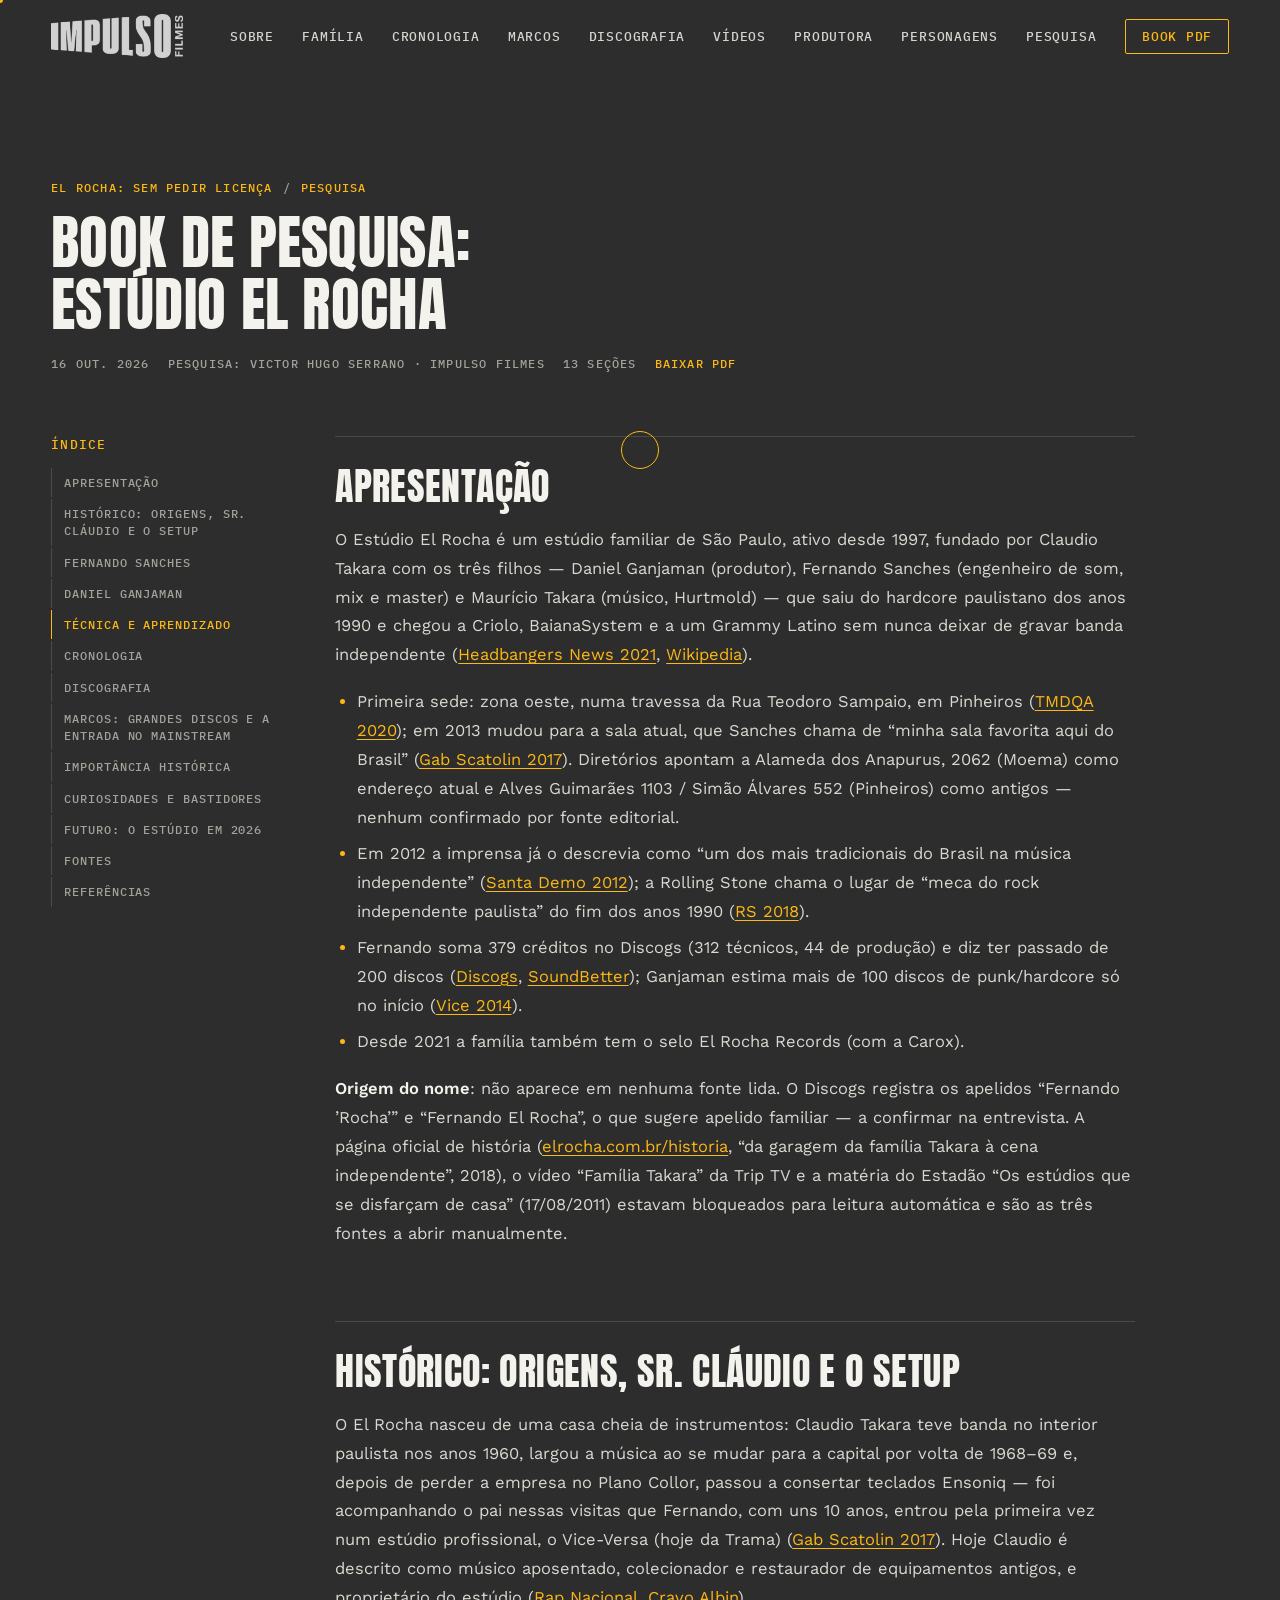
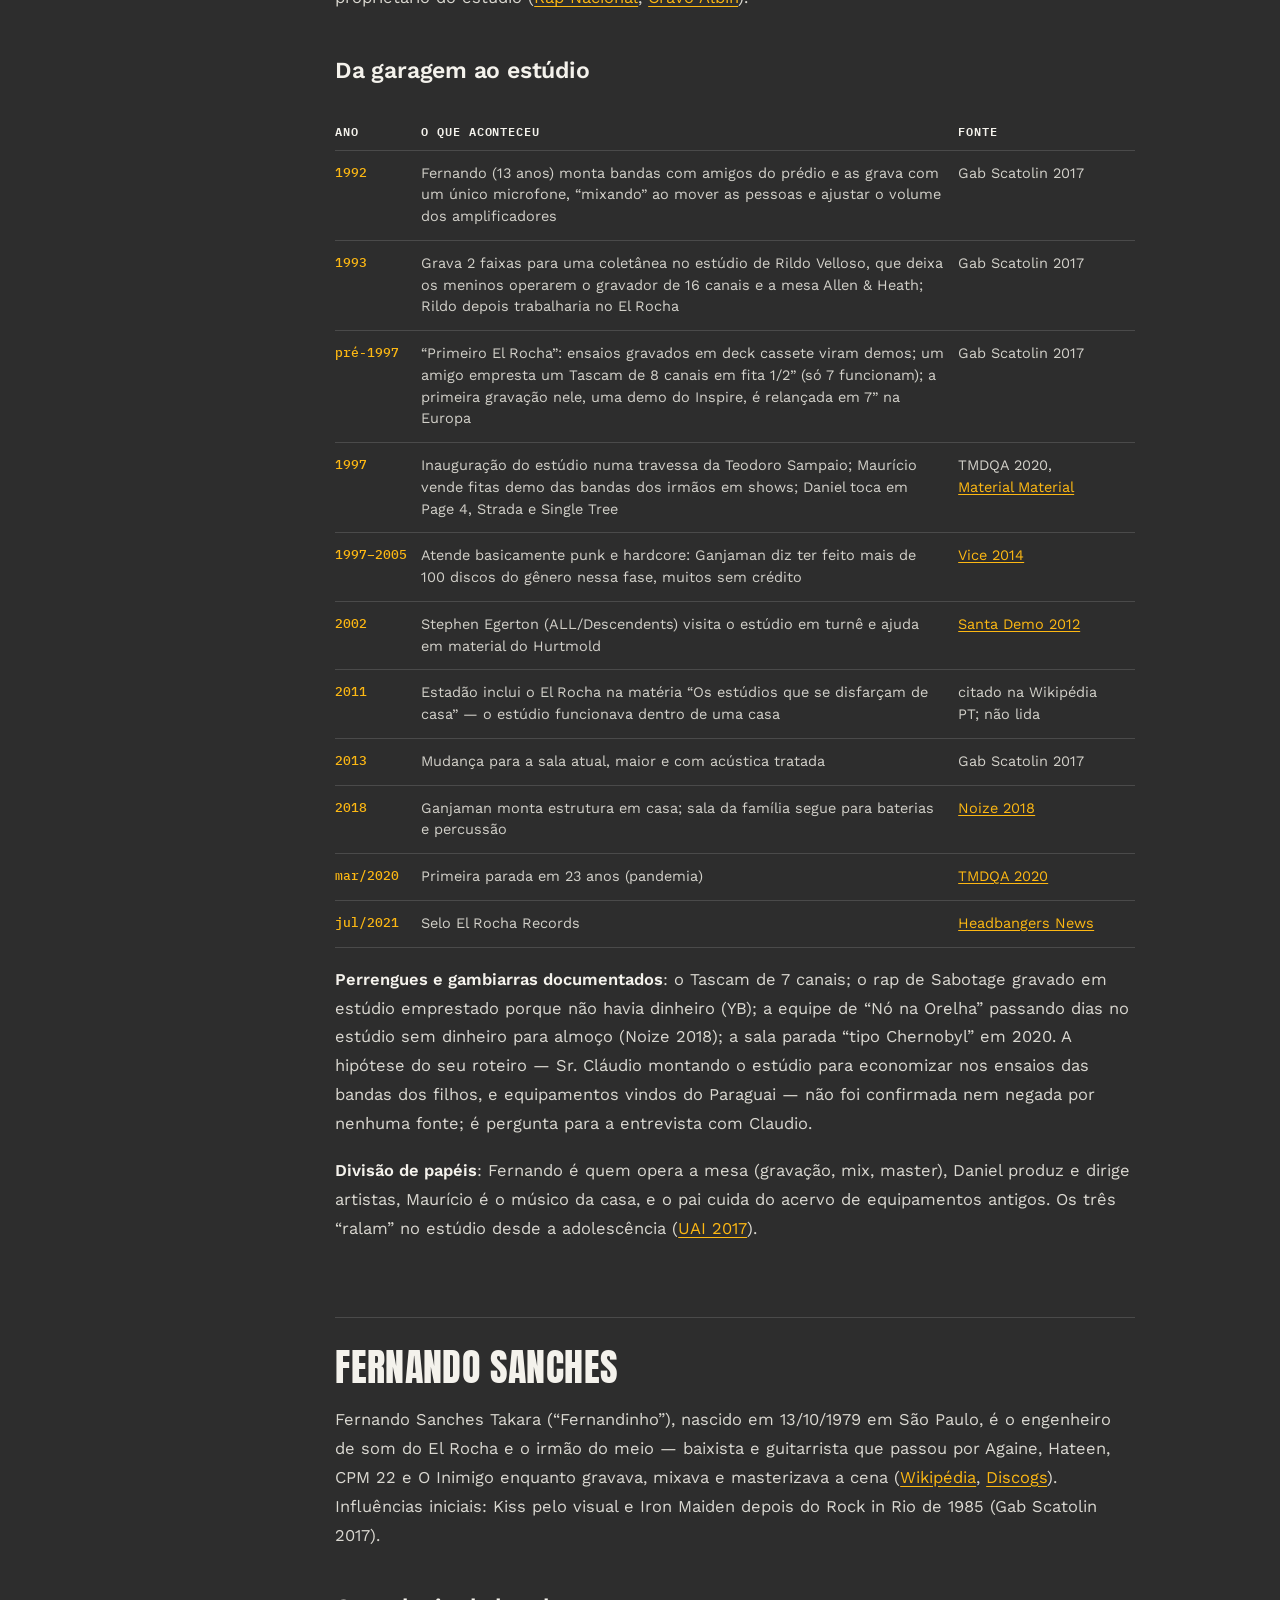
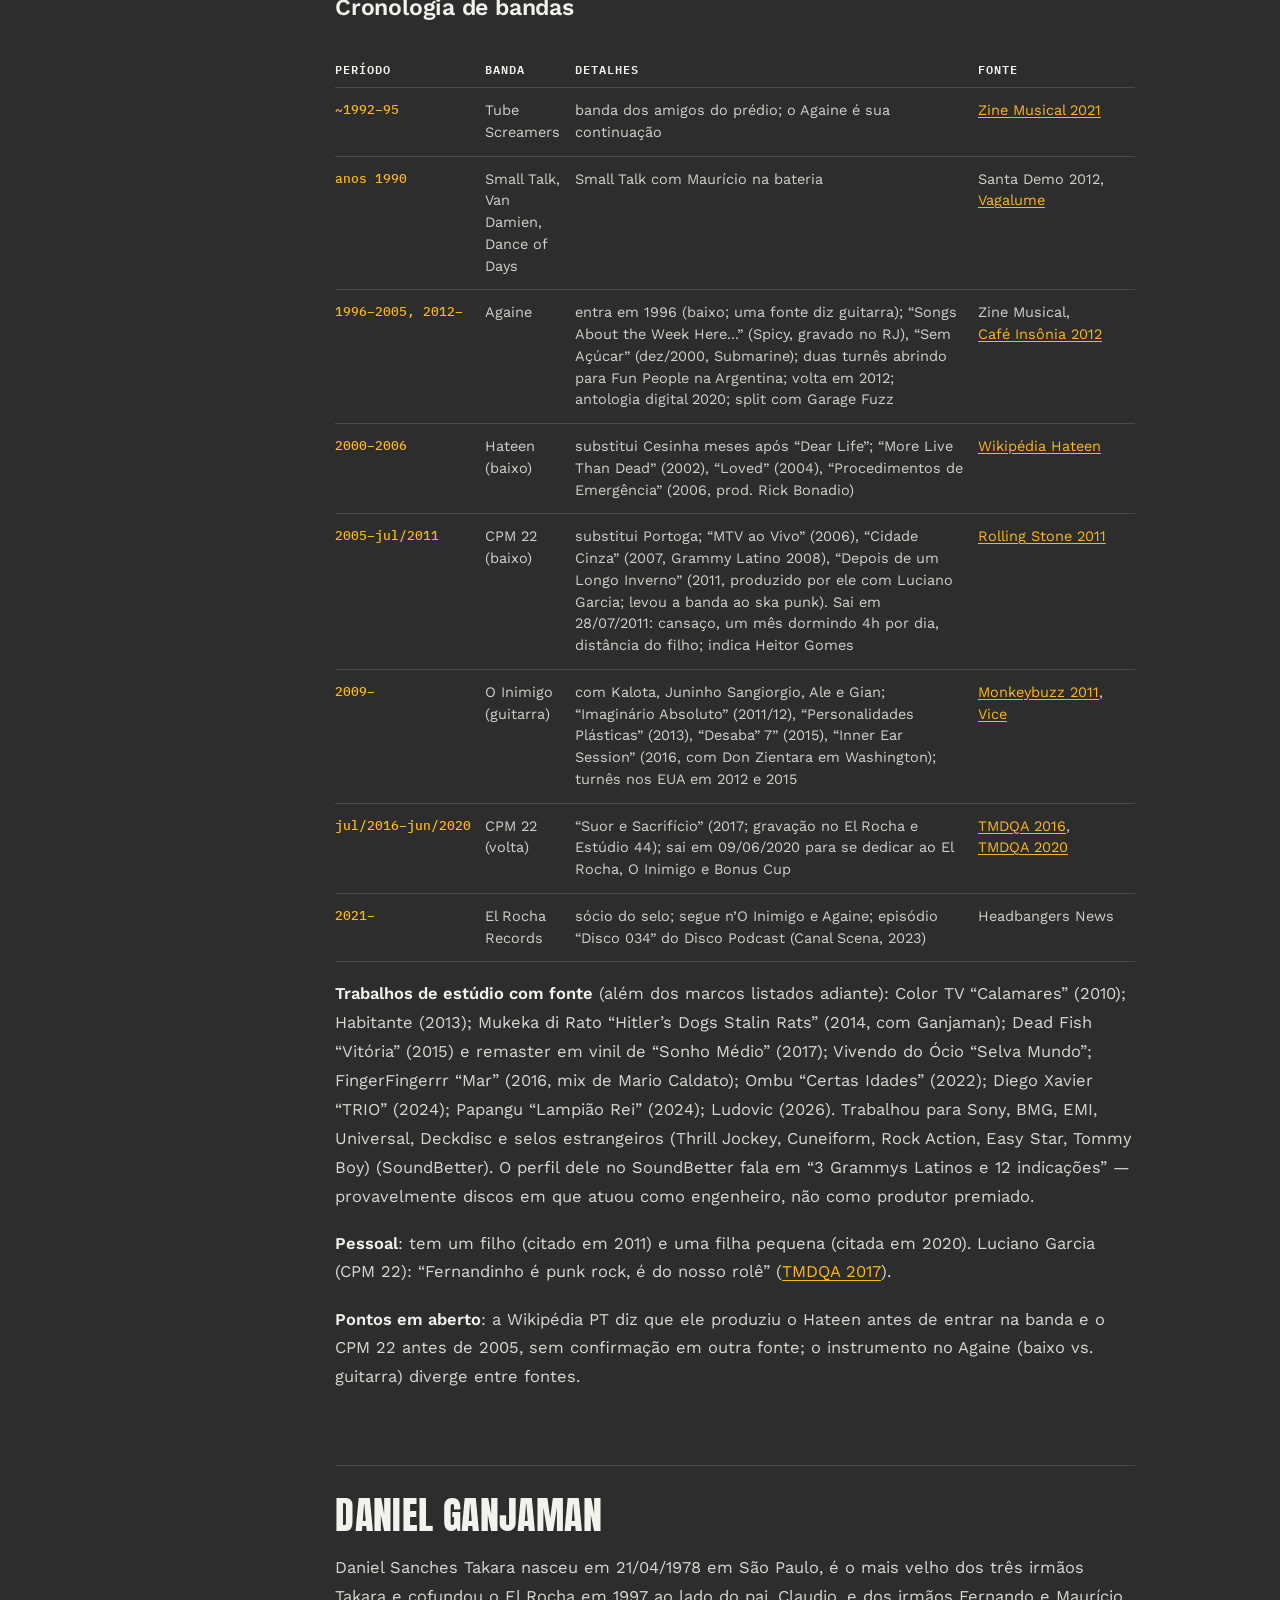
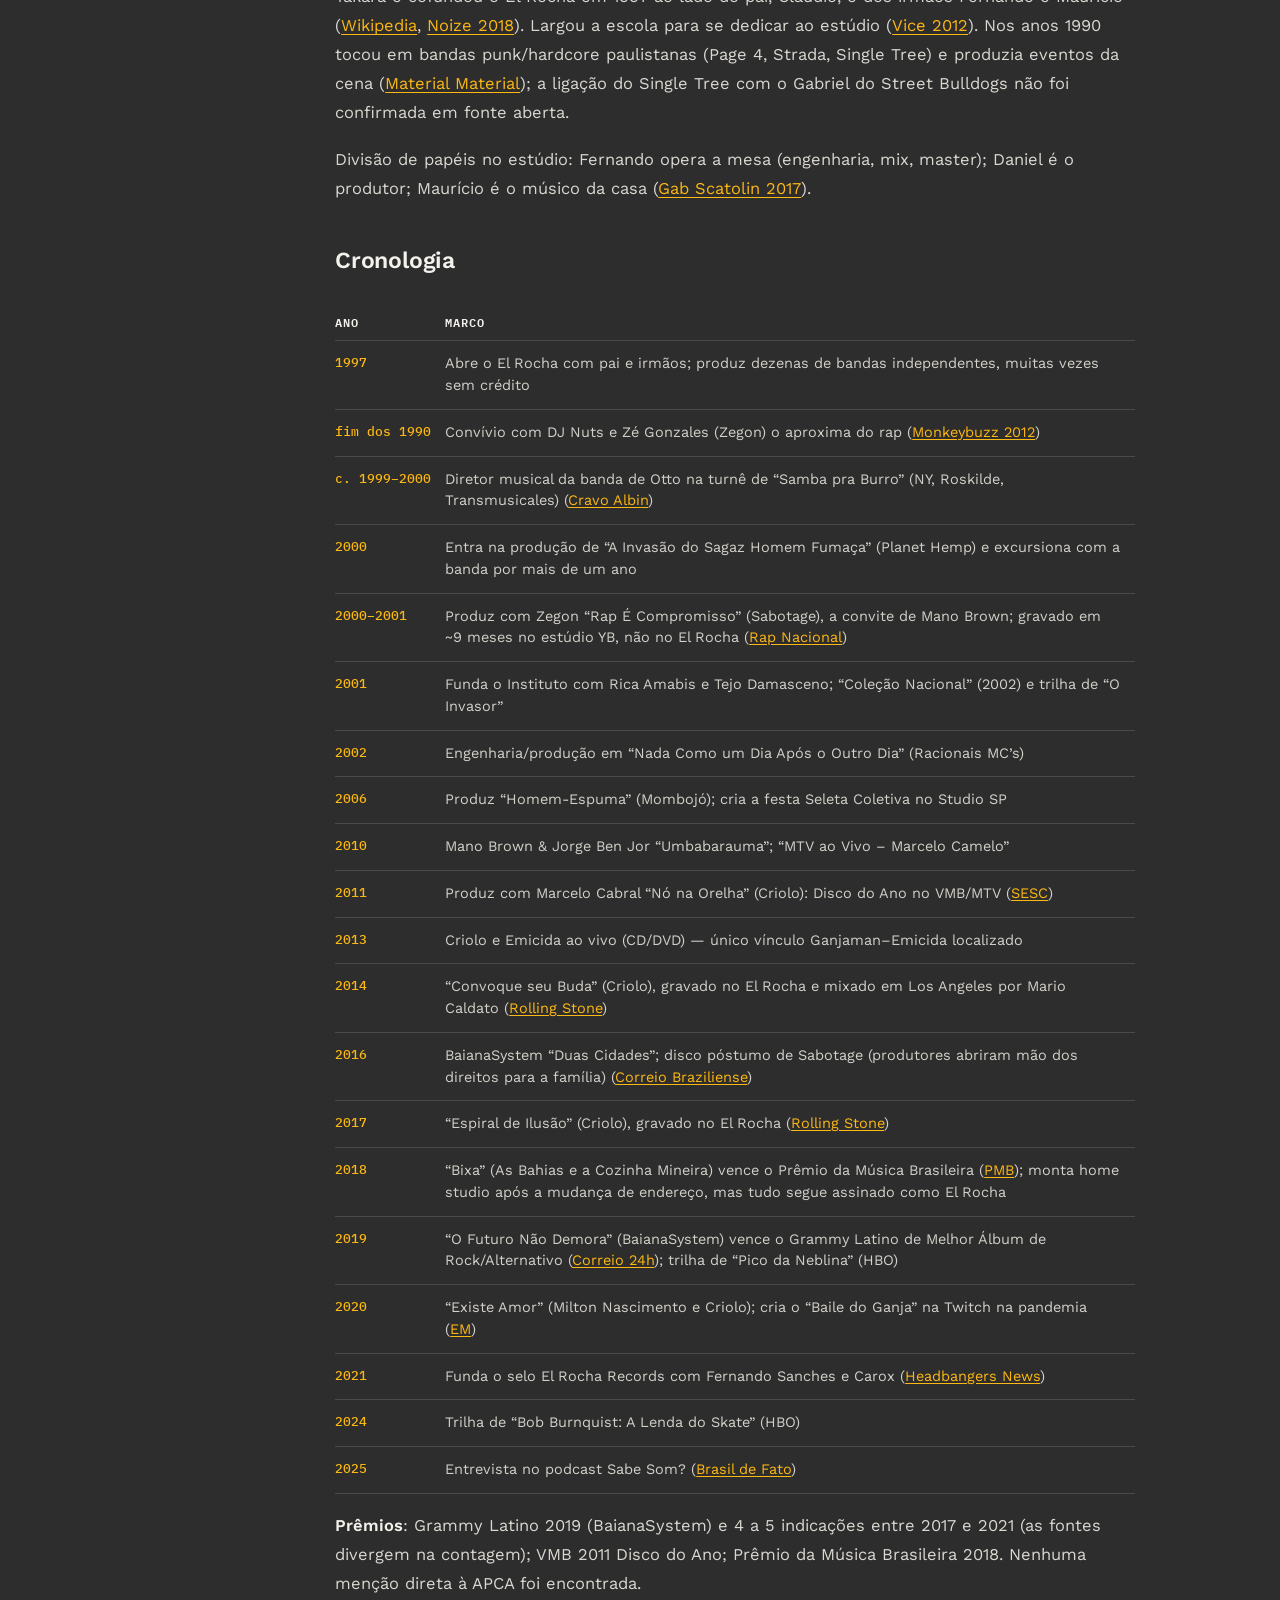
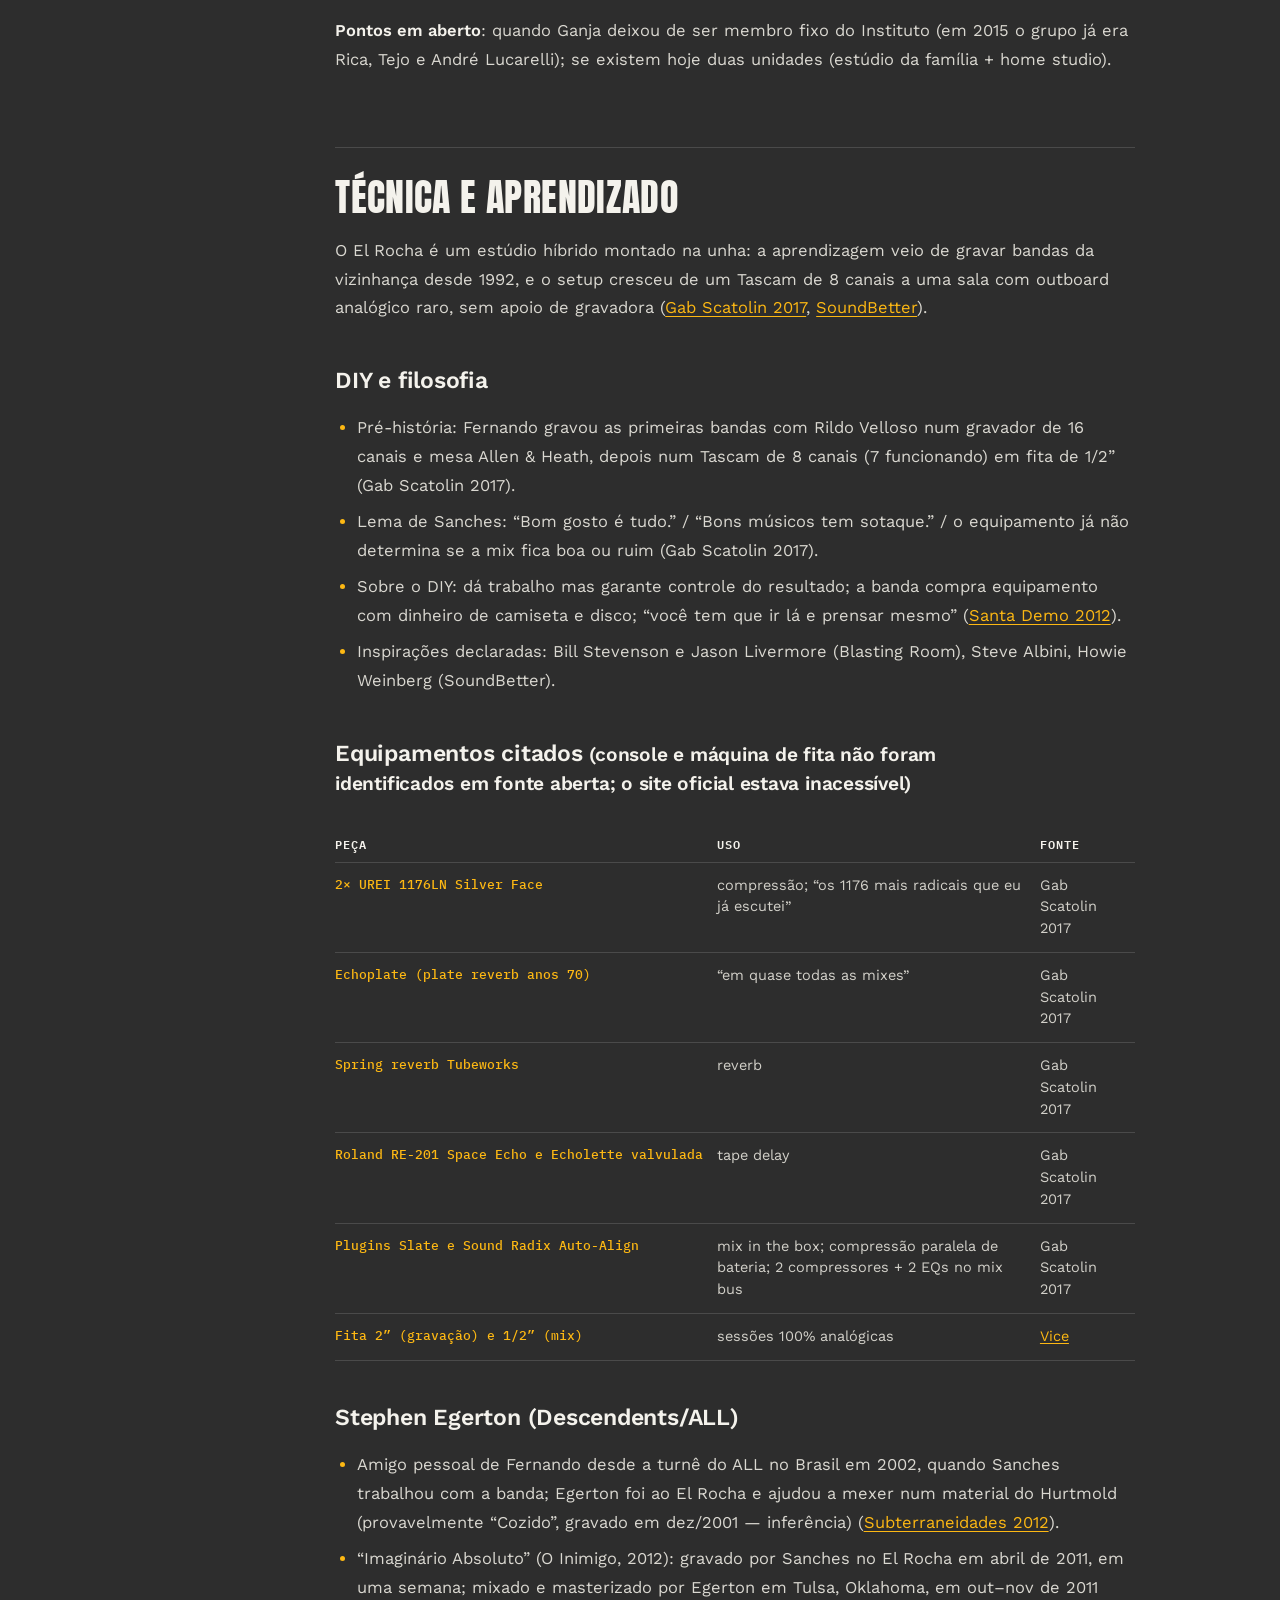
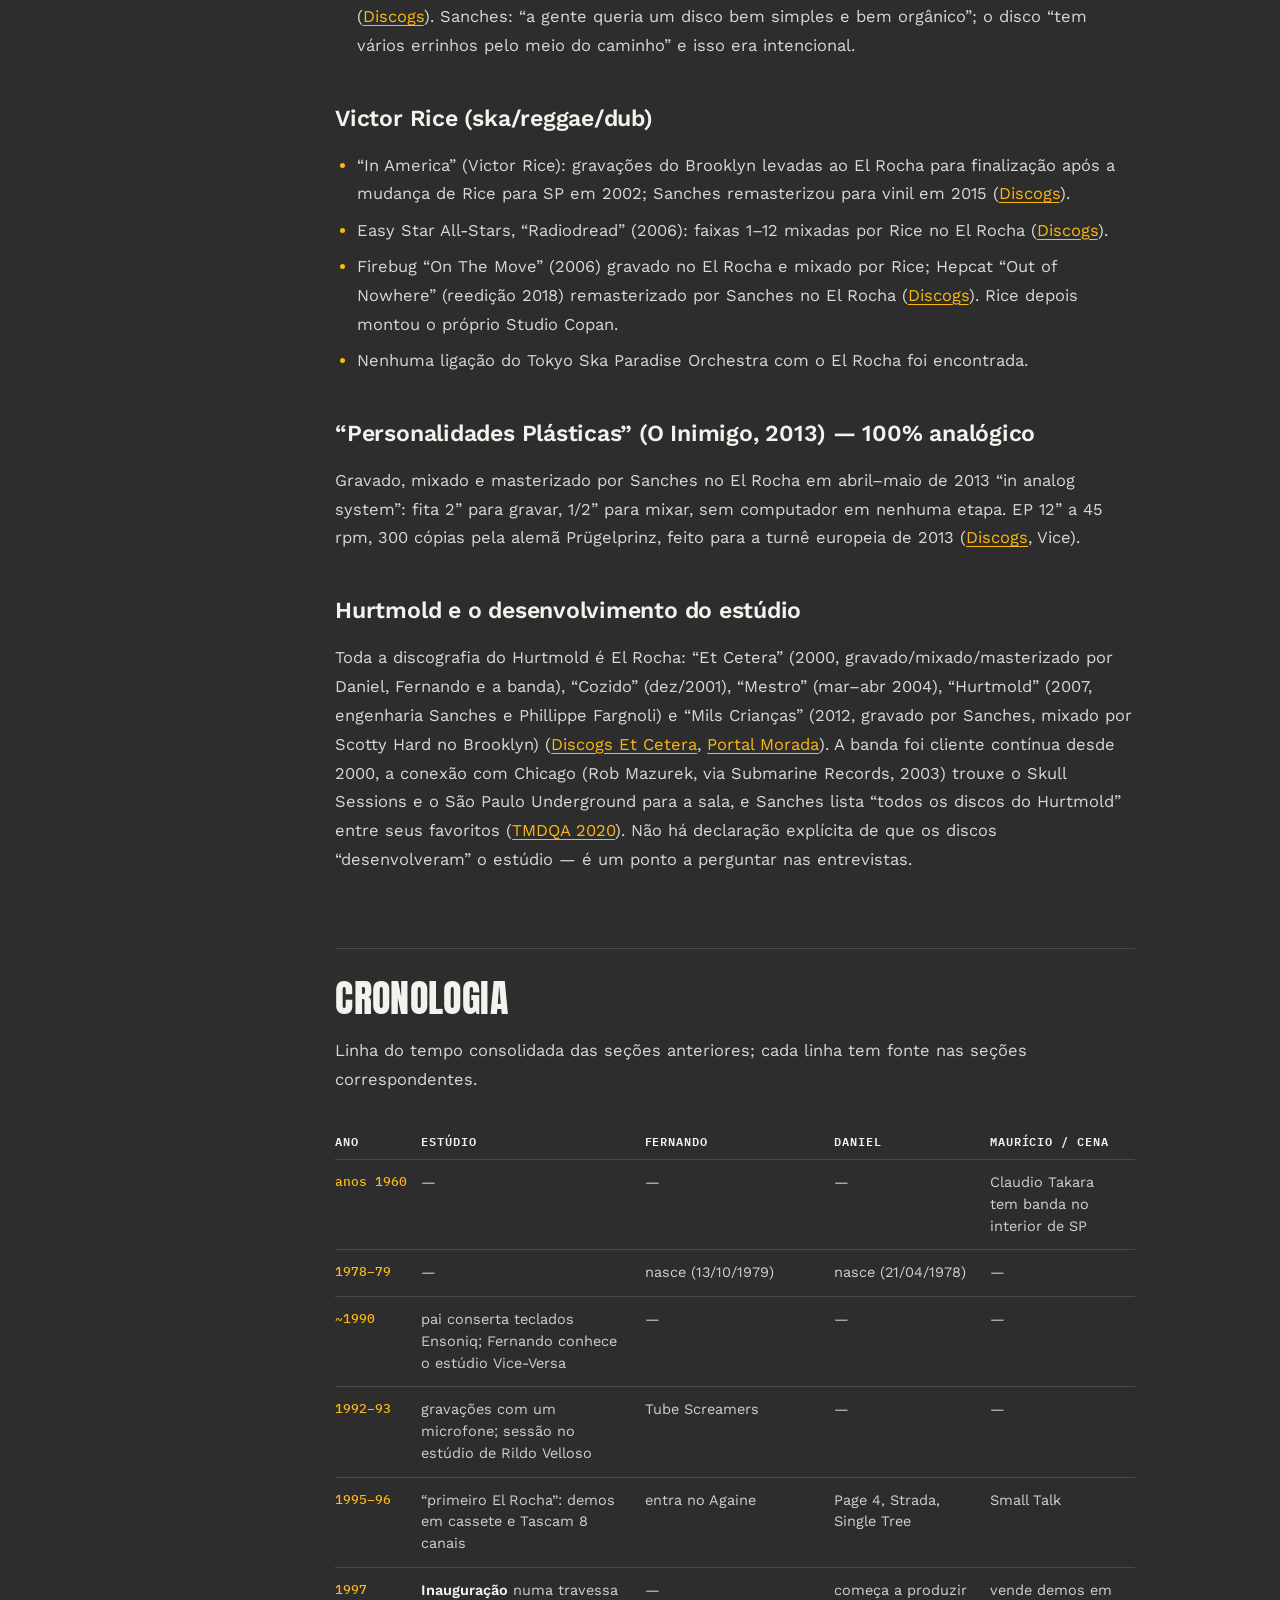
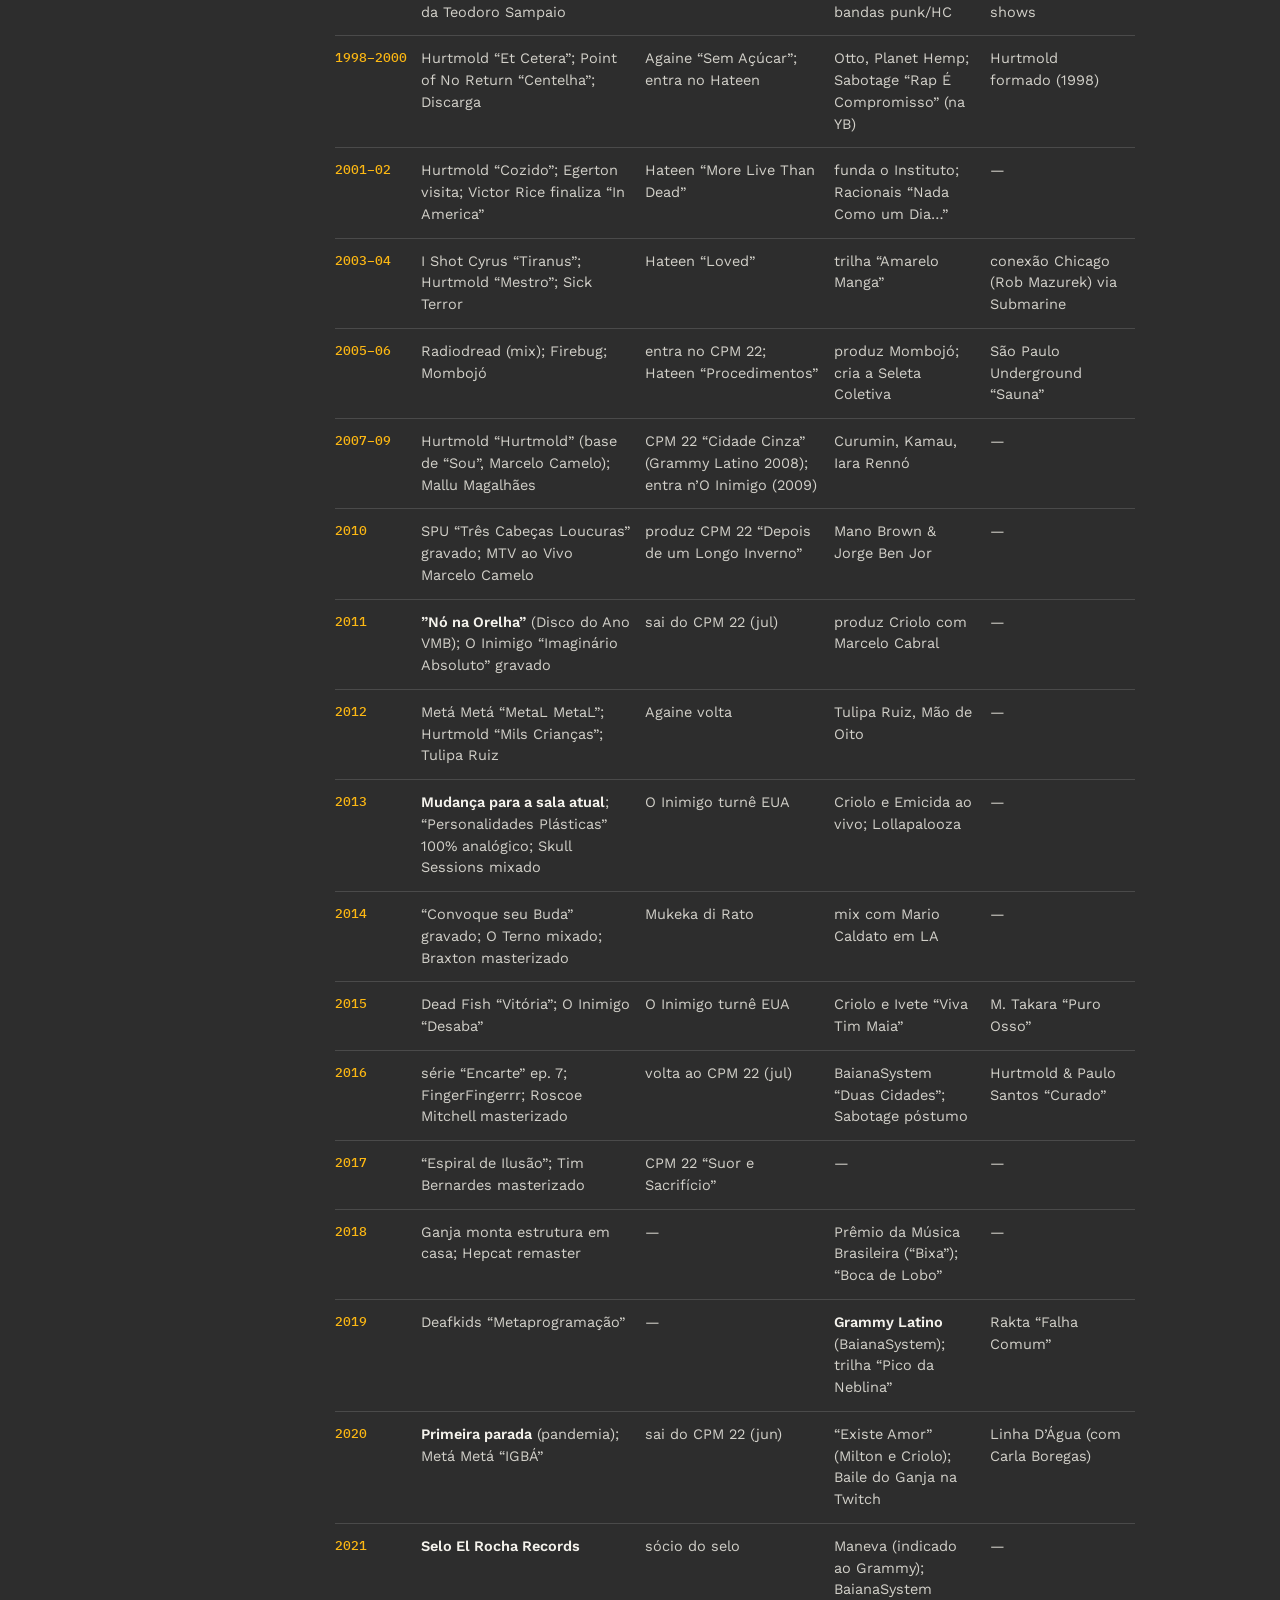
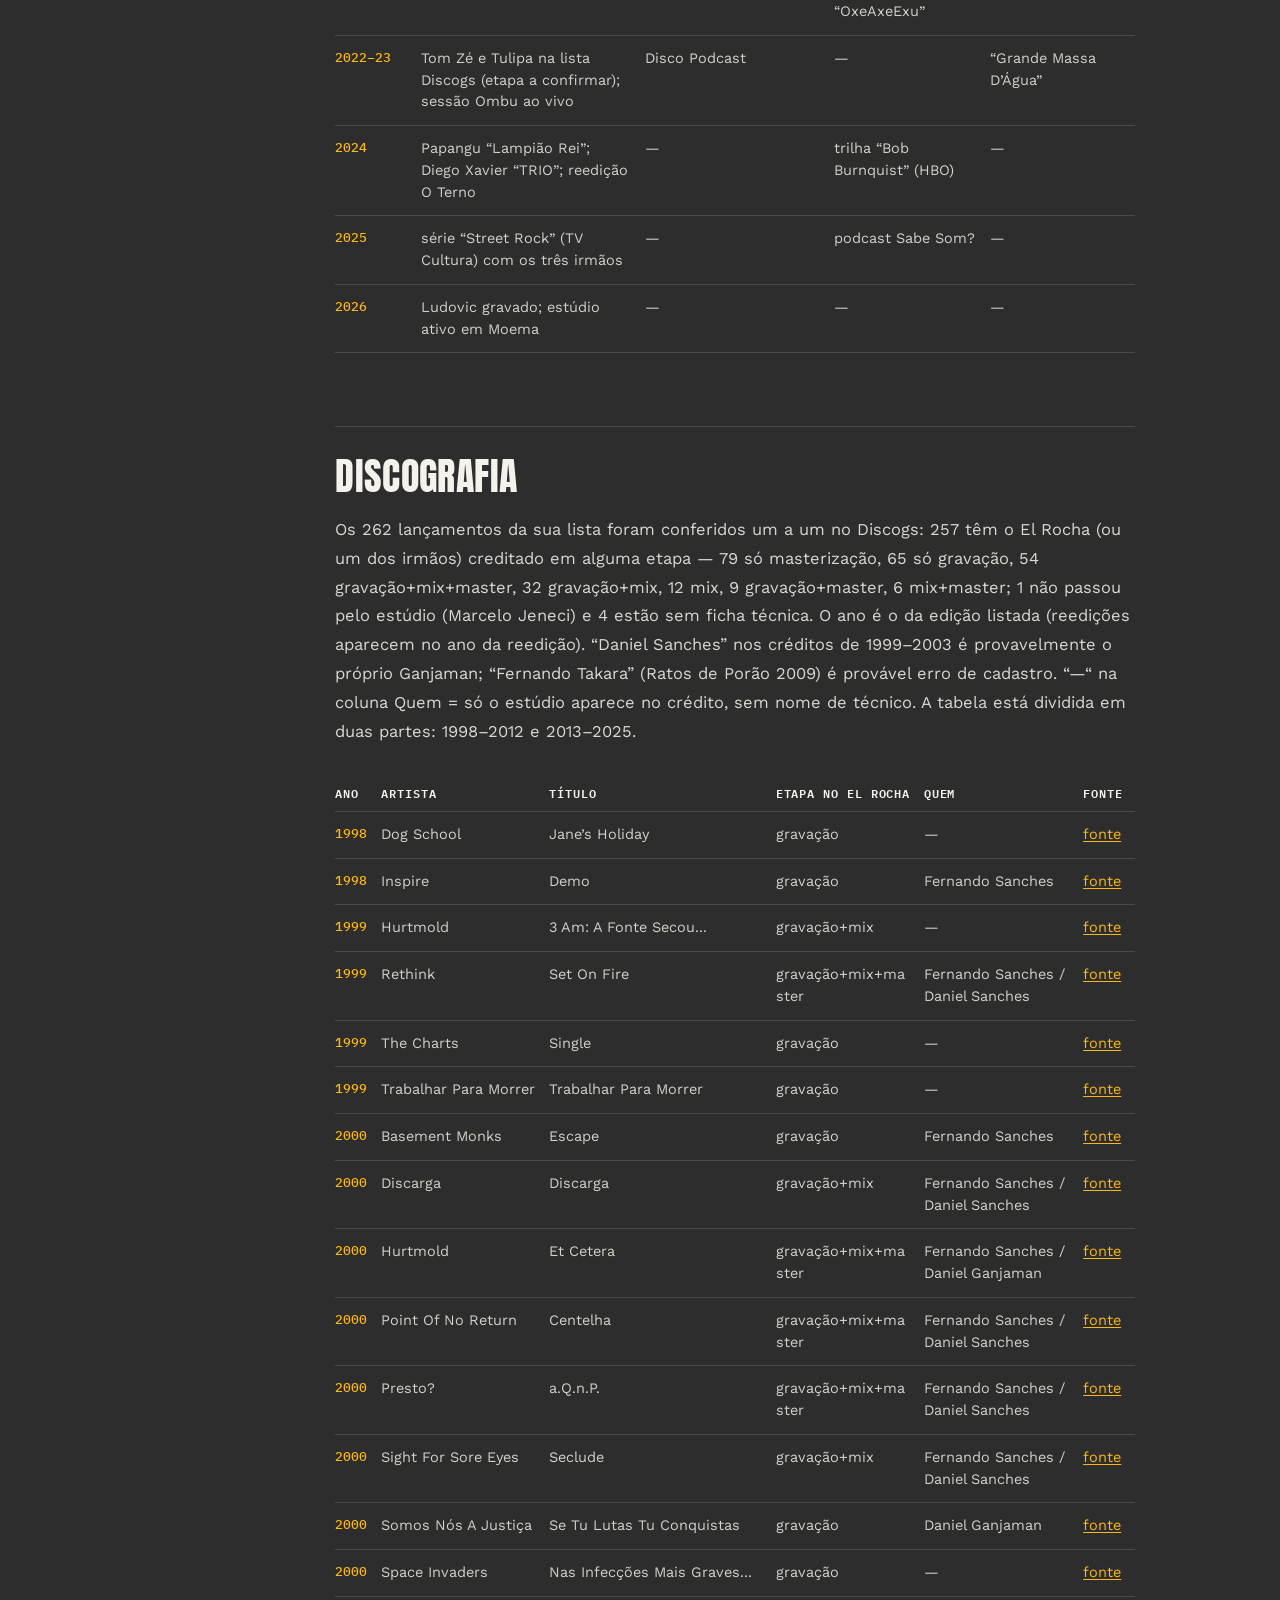
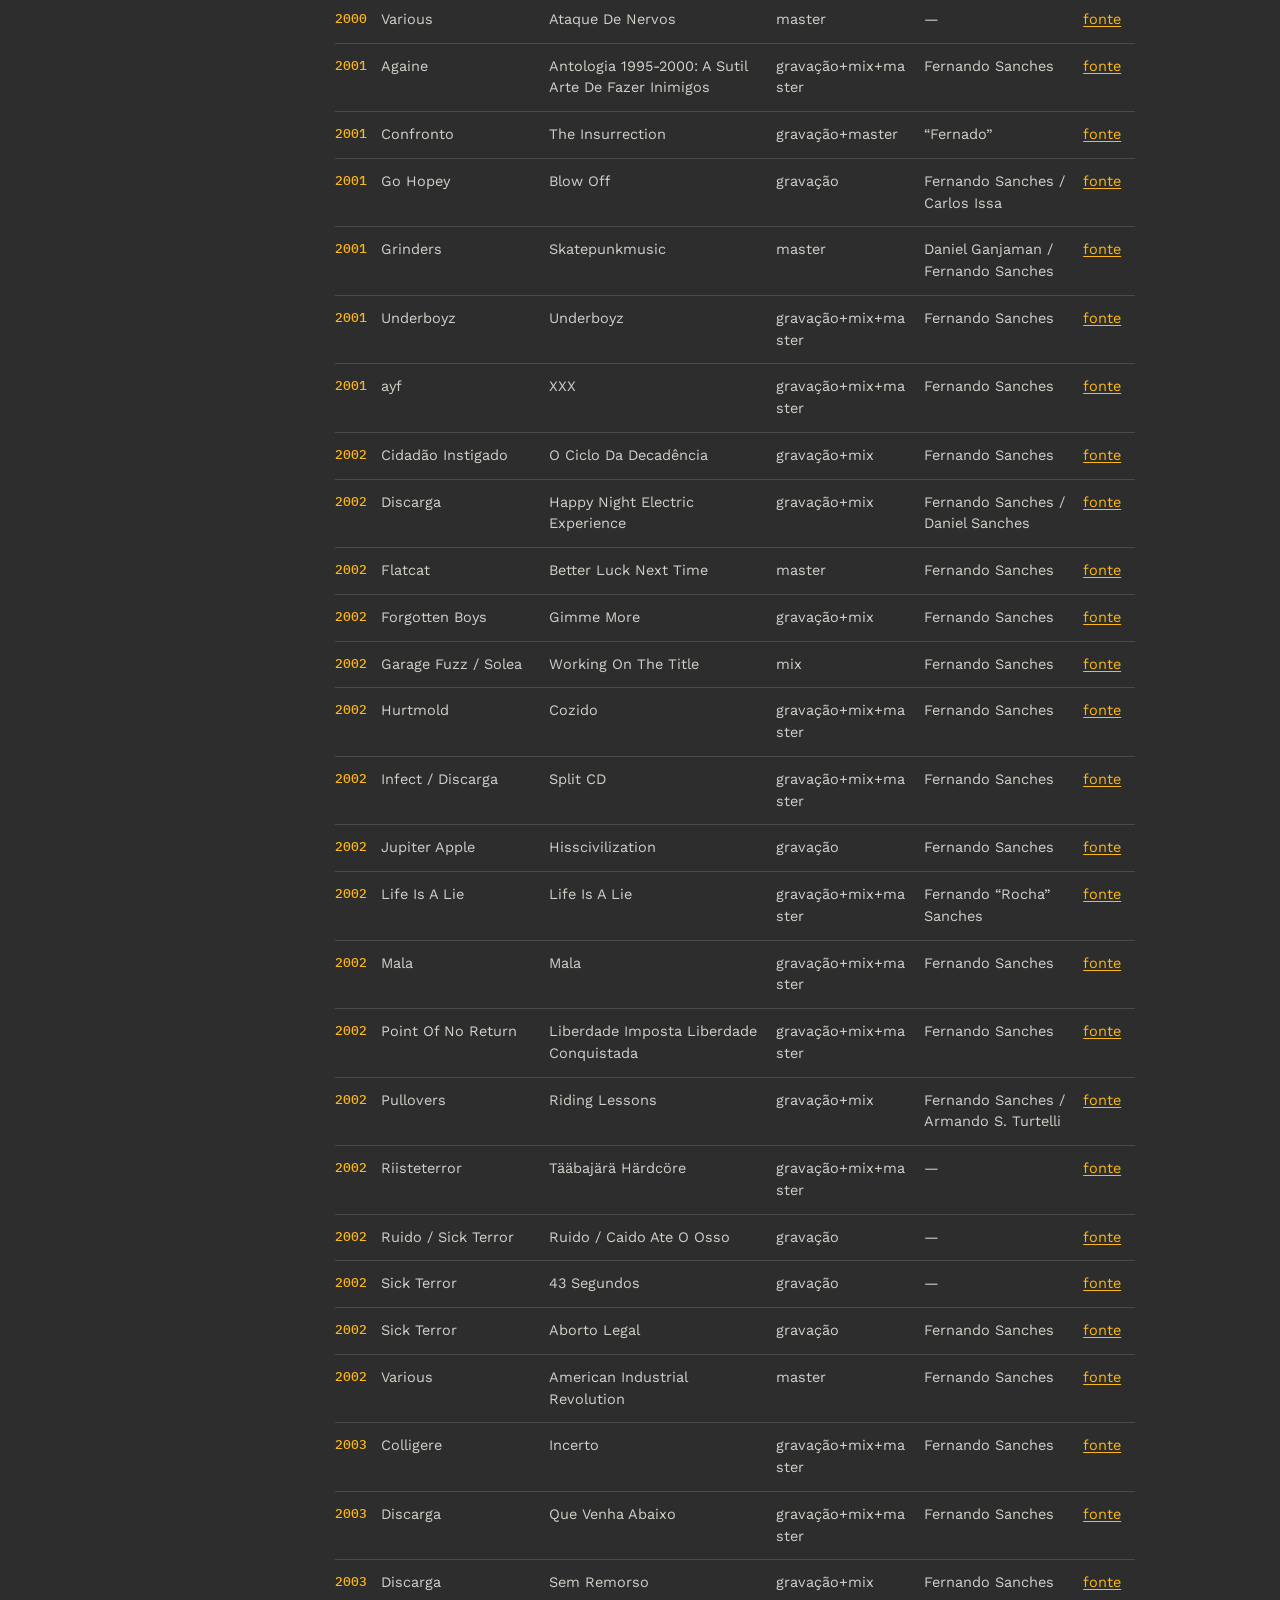
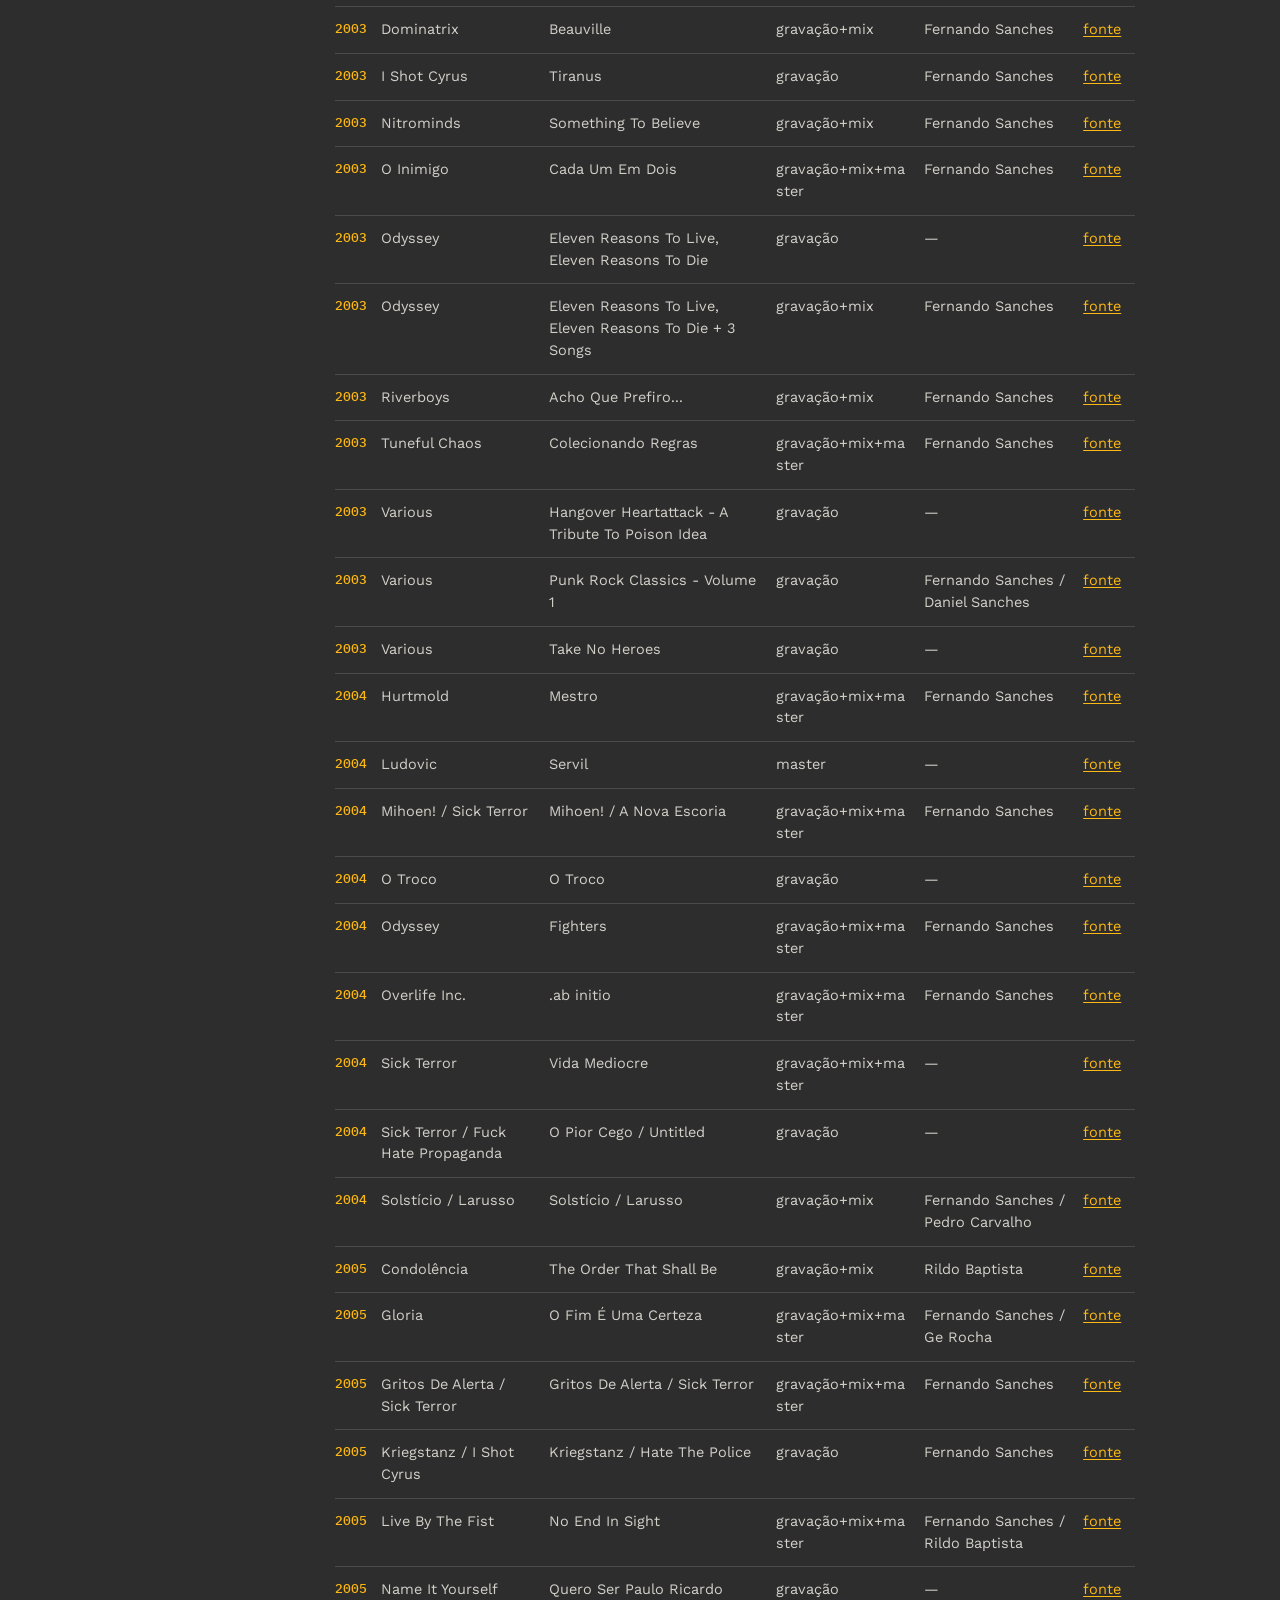
<file: pesquisa.html>
<!doctype html>
<html lang="pt-BR">
<head>
<meta charset="utf-8">
<meta name="viewport" content="width=device-width, initial-scale=1">
<meta name="robots" content="noindex, nofollow">
<title>Pesquisa · El Rocha: Sem Pedir Licença</title>
<meta name="description" content="Book de pesquisa completo do documentário El Rocha: Sem Pedir Licença: histórico, biografias, técnica, cronologia, discografia, marcos, fontes e referências ABNT.">
<meta property="og:title" content="Pesquisa · El Rocha: Sem Pedir Licença">
<meta property="og:description" content="Book de pesquisa completo do documentário El Rocha: Sem Pedir Licença: histórico, biografias, técnica, cronologia, discografia, marcos, fontes e referências ABNT.">
<meta property="og:image" content="img/video-asVGFEaSTdU.jpg">
<meta name="theme-color" content="#2d2d2d">
<link rel="preconnect" href="https://fonts.googleapis.com">
<link rel="preconnect" href="https://fonts.gstatic.com" crossorigin>
<link href="https://fonts.googleapis.com/css2?family=Anton&family=IBM+Plex+Mono:wght@400;500;600&family=Work+Sans:wght@400;500;600&display=swap" rel="stylesheet">
<link rel="stylesheet" href="style.css?v=20261016x">
<link rel="stylesheet" href="pages.css?v=20261016x">
<link rel="stylesheet" href="case.css?v=20261016x">
<link rel="stylesheet" href="extra.css?v=20261016x">
<link rel="stylesheet" href="site.css?v=20261016x">
</head>
<body>

<div class="progress" aria-hidden="true"></div>

<header class="top" id="top">
  <a class="logo" href="index.html" aria-label="El Rocha: Sem Pedir Licença, início">
    <img src="img/impulso-logo.png" alt="Impulso Filmes" width="240" height="80">
  </a>
  <button class="burger" type="button" aria-expanded="false" aria-controls="menu">Menu</button>
  <nav id="menu" aria-label="Principal">
    <a href="index.html#sobre">Sobre</a>
    <a href="index.html#familia">Família</a>
    <a href="index.html#cronologia">Cronologia</a>
    <a href="index.html#marcos">Marcos</a>
    <a href="index.html#discografia">Discografia</a>
    <a href="index.html#videos">Vídeos</a>
    <a href="index.html#produtora">Produtora</a>
    <a href="personagens.html">Personagens</a>
    <a href="pesquisa.html" aria-current="page">Pesquisa</a>
    <a class="cta" href="el-rocha-book-pesquisa.pdf" target="_blank" rel="noopener">Book PDF</a>
  </nav>
</header>

<main class="book">
<header class="post-head">
  <p class="crumbs"><a href="index.html">El Rocha: Sem Pedir Licença</a><span aria-hidden="true">/</span><a href="pesquisa.html">Pesquisa</a></p>
  <h1 class="post-title">Book de pesquisa: Estúdio El Rocha</h1>
  <p class="post-meta"><span>16 out. 2026</span><span>Pesquisa: Victor Hugo Serrano · Impulso Filmes</span><span>13 seções</span><a class="nao-imprime" href="el-rocha-book-pesquisa.pdf" target="_blank" rel="noopener" style="color:var(--yellow)">Baixar PDF</a></p>
</header>
<div class="post-body">
  <nav class="post-aside" aria-label="Índice do Book">
    <p class="eyebrow">Índice</p>
    <ol>
      <li><a href="#apresentacao">Apresentação</a></li>
      <li><a href="#historico-origens-sr-claudio-e-o-setup">Histórico: origens, Sr. Cláudio e o setup</a></li>
      <li><a href="#fernando-sanches">Fernando Sanches</a></li>
      <li><a href="#daniel-ganjaman">Daniel Ganjaman</a></li>
      <li><a href="#tecnica-e-aprendizado">Técnica e aprendizado</a></li>
      <li><a href="#cronologia">Cronologia</a></li>
      <li><a href="#discografia">Discografia</a></li>
      <li><a href="#marcos-grandes-discos-e-a-entrada-no-mainstream">Marcos: grandes discos e a entrada no mainstream</a></li>
      <li><a href="#importancia-historica">Importância histórica</a></li>
      <li><a href="#curiosidades-e-bastidores">Curiosidades e bastidores</a></li>
      <li><a href="#futuro-o-estudio-em-2026">Futuro: o estúdio em 2026</a></li>
      <li><a href="#fontes">Fontes</a></li>
      <li><a href="#referencias">Referências</a></li>
    </ol>
  </nav>
  <article class="prose">
<h2 id="apresentacao">Apresentação</h2>
<p>O Estúdio El Rocha é um estúdio familiar de São Paulo, ativo desde 1997, fundado por Claudio Takara com os três filhos — Daniel Ganjaman (produtor), Fernando Sanches (engenheiro de som, mix e master) e Maurício Takara (músico, Hurtmold) — que saiu do hardcore paulistano dos anos 1990 e chegou a Criolo, BaianaSystem e a um Grammy Latino sem nunca deixar de gravar banda independente (<a href="https://www.headbangersnews.com.br/noticias/novo-selo-musical-el-rocha-records-lanca-material-inedito-da-banda-deb-and-the-mentals/" target="_blank" rel="noopener">Headbangers News 2021</a>, <a href="https://en.wikipedia.org/wiki/Daniel_Ganjaman" target="_blank" rel="noopener">Wikipedia</a>).</p>
<ul><li>Primeira sede: zona oeste, numa travessa da Rua Teodoro Sampaio, em Pinheiros (<a href="https://www.tenhomaisdiscosqueamigos.com/2020/05/29/fernando-sanches-entrevista-cpm22-futuro/" target="_blank" rel="noopener">TMDQA 2020</a>); em 2013 mudou para a sala atual, que Sanches chama de “minha sala favorita aqui do Brasil” (<a href="https://gabscatolin.com/2017/02/15/8-perguntas-fernando-sanches-estudio-el-rocha-cpm-22-o-inimigo/" target="_blank" rel="noopener">Gab Scatolin 2017</a>). Diretórios apontam a Alameda dos Anapurus, 2062 (Moema) como endereço atual e Alves Guimarães 1103 / Simão Álvares 552 (Pinheiros) como antigos — nenhum confirmado por fonte editorial.</li><li>Em 2012 a imprensa já o descrevia como “um dos mais tradicionais do Brasil na música independente” (<a href="https://santademo.wordpress.com/2012/04/06/entrevista-fernando-sanches-o-inimigo-cpm-22-againe-hateen-estudio-el-rocha/" target="_blank" rel="noopener">Santa Demo 2012</a>); a Rolling Stone chama o lugar de “meca do rock independente paulista” do fim dos anos 1990 (<a href="https://rollingstone.com.br/noticia/nome-forte-musica-independente-hurtmold-completa-20-anos-albuns-solidos-experimentacoes/" target="_blank" rel="noopener">RS 2018</a>).</li><li>Fernando soma 379 créditos no Discogs (312 técnicos, 44 de produção) e diz ter passado de 200 discos (<a href="https://www.discogs.com/artist/1540677-Fernando-Sanches" target="_blank" rel="noopener">Discogs</a>, <a href="https://soundbetter.com/profiles/274300-fernando-sanches" target="_blank" rel="noopener">SoundBetter</a>); Ganjaman estima mais de 100 discos de punk/hardcore só no início (<a href="https://www.vice.com/pt/article/acompanhamos-a-gravacao-do-novo-album-do-mukeka-di-rato/" target="_blank" rel="noopener">Vice 2014</a>).</li><li>Desde 2021 a família também tem o selo El Rocha Records (com a Carox).</li></ul>
<p><strong>Origem do nome</strong>: não aparece em nenhuma fonte lida. O Discogs registra os apelidos “Fernando ’Rocha’” e “Fernando El Rocha”, o que sugere apelido familiar — a confirmar na entrevista. A página oficial de história (<a href="https://www.elrocha.com.br/historia/" target="_blank" rel="noopener">elrocha.com.br/historia</a>, “da garagem da família Takara à cena independente”, 2018), o vídeo “Família Takara” da Trip TV e a matéria do Estadão “Os estúdios que se disfarçam de casa” (17/08/2011) estavam bloqueados para leitura automática e são as três fontes a abrir manualmente.</p>
<h2 id="historico-origens-sr-claudio-e-o-setup">Histórico: origens, Sr. Cláudio e o setup</h2>
<p>O El Rocha nasceu de uma casa cheia de instrumentos: Claudio Takara teve banda no interior paulista nos anos 1960, largou a música ao se mudar para a capital por volta de 1968–69 e, depois de perder a empresa no Plano Collor, passou a consertar teclados Ensoniq — foi acompanhando o pai nessas visitas que Fernando, com uns 10 anos, entrou pela primeira vez num estúdio profissional, o Vice-Versa (hoje da Trama) (<a href="https://gabscatolin.com/2017/02/15/8-perguntas-fernando-sanches-estudio-el-rocha-cpm-22-o-inimigo/" target="_blank" rel="noopener">Gab Scatolin 2017</a>). Hoje Claudio é descrito como músico aposentado, colecionador e restaurador de equipamentos antigos, e proprietário do estúdio (<a href="https://www.rapnacional.com.br/daniel-ganjaman-conta-a-historia-da-gravacao-de-rap-e-compromisso/" target="_blank" rel="noopener">Rap Nacional</a>, <a href="https://dicionariompb.com.br/artista/daniel-ganjaman/" target="_blank" rel="noopener">Cravo Albin</a>).</p>
<h3>Da garagem ao estúdio</h3>
<table class="tabela"><thead><tr><th scope="col">Ano</th><th scope="col">O que aconteceu</th><th scope="col">Fonte</th></tr></thead><tbody>
<tr><td data-label="Ano">1992</td><td data-label="O que aconteceu">Fernando (13 anos) monta bandas com amigos do prédio e as grava com um único microfone, “mixando” ao mover as pessoas e ajustar o volume dos amplificadores</td><td data-label="Fonte">Gab Scatolin 2017</td></tr>
<tr><td data-label="Ano">1993</td><td data-label="O que aconteceu">Grava 2 faixas para uma coletânea no estúdio de Rildo Velloso, que deixa os meninos operarem o gravador de 16 canais e a mesa Allen &amp; Heath; Rildo depois trabalharia no El Rocha</td><td data-label="Fonte">Gab Scatolin 2017</td></tr>
<tr><td data-label="Ano">pré-1997</td><td data-label="O que aconteceu">“Primeiro El Rocha”: ensaios gravados em deck cassete viram demos; um amigo empresta um Tascam de 8 canais em fita 1/2” (só 7 funcionam); a primeira gravação nele, uma demo do Inspire, é relançada em 7” na Europa</td><td data-label="Fonte">Gab Scatolin 2017</td></tr>
<tr><td data-label="Ano">1997</td><td data-label="O que aconteceu">Inauguração do estúdio numa travessa da Teodoro Sampaio; Maurício vende fitas demo das bandas dos irmãos em shows; Daniel toca em Page 4, Strada e Single Tree</td><td data-label="Fonte">TMDQA 2020, <a href="https://materialmaterial.blogspot.com/2013/11/as-vezes-mil-as-vezes-um-submarine-15.html" target="_blank" rel="noopener">Material Material</a></td></tr>
<tr><td data-label="Ano">1997–2005</td><td data-label="O que aconteceu">Atende basicamente punk e hardcore: Ganjaman diz ter feito mais de 100 discos do gênero nessa fase, muitos sem crédito</td><td data-label="Fonte"><a href="https://www.vice.com/pt/article/acompanhamos-a-gravacao-do-novo-album-do-mukeka-di-rato/" target="_blank" rel="noopener">Vice 2014</a></td></tr>
<tr><td data-label="Ano">2002</td><td data-label="O que aconteceu">Stephen Egerton (ALL/Descendents) visita o estúdio em turnê e ajuda em material do Hurtmold</td><td data-label="Fonte"><a href="https://santademo.wordpress.com/2012/04/08/uma-conversa-com-fernando-sanches-o-inimigo/" target="_blank" rel="noopener">Santa Demo 2012</a></td></tr>
<tr><td data-label="Ano">2011</td><td data-label="O que aconteceu">Estadão inclui o El Rocha na matéria “Os estúdios que se disfarçam de casa” — o estúdio funcionava dentro de uma casa</td><td data-label="Fonte">citado na Wikipédia PT; não lida</td></tr>
<tr><td data-label="Ano">2013</td><td data-label="O que aconteceu">Mudança para a sala atual, maior e com acústica tratada</td><td data-label="Fonte">Gab Scatolin 2017</td></tr>
<tr><td data-label="Ano">2018</td><td data-label="O que aconteceu">Ganjaman monta estrutura em casa; sala da família segue para baterias e percussão</td><td data-label="Fonte"><a href="https://www.noize.com.br/entrevista-daniel-ganjaman-2018-criolo-mano-brown-sabotage" target="_blank" rel="noopener">Noize 2018</a></td></tr>
<tr><td data-label="Ano">mar/2020</td><td data-label="O que aconteceu">Primeira parada em 23 anos (pandemia)</td><td data-label="Fonte"><a href="https://www.tenhomaisdiscosqueamigos.com/2020/05/29/fernando-sanches-entrevista-cpm22-futuro/" target="_blank" rel="noopener">TMDQA 2020</a></td></tr>
<tr><td data-label="Ano">jul/2021</td><td data-label="O que aconteceu">Selo El Rocha Records</td><td data-label="Fonte"><a href="https://www.headbangersnews.com.br/noticias/novo-selo-musical-el-rocha-records-lanca-material-inedito-da-banda-deb-and-the-mentals/" target="_blank" rel="noopener">Headbangers News</a></td></tr>
</tbody></table>
<p><strong>Perrengues e gambiarras documentados</strong>: o Tascam de 7 canais; o rap de Sabotage gravado em estúdio emprestado porque não havia dinheiro (YB); a equipe de “Nó na Orelha” passando dias no estúdio sem dinheiro para almoço (Noize 2018); a sala parada “tipo Chernobyl” em 2020. A hipótese do seu roteiro — Sr. Cláudio montando o estúdio para economizar nos ensaios das bandas dos filhos, e equipamentos vindos do Paraguai — não foi confirmada nem negada por nenhuma fonte; é pergunta para a entrevista com Claudio.</p>
<p><strong>Divisão de papéis</strong>: Fernando é quem opera a mesa (gravação, mix, master), Daniel produz e dirige artistas, Maurício é o músico da casa, e o pai cuida do acervo de equipamentos antigos. Os três “ralam” no estúdio desde a adolescência (<a href="https://www.uai.com.br/app/noticia/musica/2017/06/09/noticias-musica,207818/daniel-ganjaman-rebate-ideia-de-que-so-porcaria-faz-sucesso-no-brasi.shtml" target="_blank" rel="noopener">UAI 2017</a>).</p>
<h2 id="fernando-sanches">Fernando Sanches</h2>
<p>Fernando Sanches Takara (“Fernandinho”), nascido em 13/10/1979 em São Paulo, é o engenheiro de som do El Rocha e o irmão do meio — baixista e guitarrista que passou por Againe, Hateen, CPM 22 e O Inimigo enquanto gravava, mixava e masterizava a cena (<a href="https://pt.wikipedia.org/wiki/Fernando_Sanches" target="_blank" rel="noopener">Wikipédia</a>, <a href="https://www.discogs.com/artist/1540677-Fernando-Sanches" target="_blank" rel="noopener">Discogs</a>). Influências iniciais: Kiss pelo visual e Iron Maiden depois do Rock in Rio de 1985 (Gab Scatolin 2017).</p>
<h3>Cronologia de bandas</h3>
<table class="tabela"><thead><tr><th scope="col">Período</th><th scope="col">Banda</th><th scope="col">Detalhes</th><th scope="col">Fonte</th></tr></thead><tbody>
<tr><td data-label="Período">~1992–95</td><td data-label="Banda">Tube Screamers</td><td data-label="Detalhes">banda dos amigos do prédio; o Againe é sua continuação</td><td data-label="Fonte"><a href="https://zinemusical.wordpress.com/2021/02/08/againe-anteontem-amanha-e-sempre/" target="_blank" rel="noopener">Zine Musical 2021</a></td></tr>
<tr><td data-label="Período">anos 1990</td><td data-label="Banda">Small Talk, Van Damien, Dance of Days</td><td data-label="Detalhes">Small Talk com Maurício na bateria</td><td data-label="Fonte">Santa Demo 2012, <a href="https://www.vagalume.com.br/hateen/biografia/" target="_blank" rel="noopener">Vagalume</a></td></tr>
<tr><td data-label="Período">1996–2005, 2012–</td><td data-label="Banda">Againe</td><td data-label="Detalhes">entra em 1996 (baixo; uma fonte diz guitarra); “Songs About the Week Here...” (Spicy, gravado no RJ), “Sem Açúcar” (dez/2000, Submarine); duas turnês abrindo para Fun People na Argentina; volta em 2012; antologia digital 2020; split com Garage Fuzz</td><td data-label="Fonte">Zine Musical, <a href="https://cafeinsoniafilmes.wordpress.com/2012/08/15/againe-em-campinas-entrevistamos-fernando-sanches/" target="_blank" rel="noopener">Café Insônia 2012</a></td></tr>
<tr><td data-label="Período">2000–2006</td><td data-label="Banda">Hateen (baixo)</td><td data-label="Detalhes">substitui Cesinha meses após “Dear Life”; “More Live Than Dead” (2002), “Loved” (2004), “Procedimentos de Emergência” (2006, prod. Rick Bonadio)</td><td data-label="Fonte"><a href="https://pt.wikipedia.org/wiki/Hateen" target="_blank" rel="noopener">Wikipédia Hateen</a></td></tr>
<tr><td data-label="Período">2005–jul/2011</td><td data-label="Banda">CPM 22 (baixo)</td><td data-label="Detalhes">substitui Portoga; “MTV ao Vivo” (2006), “Cidade Cinza” (2007, Grammy Latino 2008), “Depois de um Longo Inverno” (2011, produzido por ele com Luciano Garcia; levou a banda ao ska punk). Sai em 28/07/2011: cansaço, um mês dormindo 4h por dia, distância do filho; indica Heitor Gomes</td><td data-label="Fonte"><a href="https://rollingstone.com.br/noticia/fernando-sanches-comenta-sua-saida-do-cpm-22/" target="_blank" rel="noopener">Rolling Stone 2011</a></td></tr>
<tr><td data-label="Período">2009–</td><td data-label="Banda">O Inimigo (guitarra)</td><td data-label="Detalhes">com Kalota, Juninho Sangiorgio, Ale e Gian; “Imaginário Absoluto” (2011/12), “Personalidades Plásticas” (2013), “Desaba” 7” (2015), “Inner Ear Session” (2016, com Don Zientara em Washington); turnês nos EUA em 2012 e 2015</td><td data-label="Fonte"><a href="https://monkeybuzz.com.br/resenhas/albuns/o-inimigo-imaginario-absoluto/" target="_blank" rel="noopener">Monkeybuzz 2011</a>, <a href="https://www.vice.com/pt/article/juninho-sangiorgio-elege-os-melhores-discos-de-sua-banda-o-inimigo-em-15-anos-de-hardcore/" target="_blank" rel="noopener">Vice</a></td></tr>
<tr><td data-label="Período">jul/2016–jun/2020</td><td data-label="Banda">CPM 22 (volta)</td><td data-label="Detalhes">“Suor e Sacrifício” (2017; gravação no El Rocha e Estúdio 44); sai em 09/06/2020 para se dedicar ao El Rocha, O Inimigo e Bonus Cup</td><td data-label="Fonte"><a href="https://www.tenhomaisdiscosqueamigos.com/2016/07/27/cpm-22-oficializa-retorno-de-fernando-sanches/" target="_blank" rel="noopener">TMDQA 2016</a>, <a href="https://www.tenhomaisdiscosqueamigos.com/2020/06/09/fernando-sanches-saida-cpm22-baixista/" target="_blank" rel="noopener">TMDQA 2020</a></td></tr>
<tr><td data-label="Período">2021–</td><td data-label="Banda">El Rocha Records</td><td data-label="Detalhes">sócio do selo; segue n’O Inimigo e Againe; episódio “Disco 034” do Disco Podcast (Canal Scena, 2023)</td><td data-label="Fonte">Headbangers News</td></tr>
</tbody></table>
<p><strong>Trabalhos de estúdio com fonte</strong> (além dos marcos listados adiante): Color TV “Calamares” (2010); Habitante (2013); Mukeka di Rato “Hitler’s Dogs Stalin Rats” (2014, com Ganjaman); Dead Fish “Vitória” (2015) e remaster em vinil de “Sonho Médio” (2017); Vivendo do Ócio “Selva Mundo”; FingerFingerrr “Mar” (2016, mix de Mario Caldato); Ombu “Certas Idades” (2022); Diego Xavier “TRIO” (2024); Papangu “Lampião Rei” (2024); Ludovic (2026). Trabalhou para Sony, BMG, EMI, Universal, Deckdisc e selos estrangeiros (Thrill Jockey, Cuneiform, Rock Action, Easy Star, Tommy Boy) (SoundBetter). O perfil dele no SoundBetter fala em “3 Grammys Latinos e 12 indicações” — provavelmente discos em que atuou como engenheiro, não como produtor premiado.</p>
<p><strong>Pessoal</strong>: tem um filho (citado em 2011) e uma filha pequena (citada em 2020). Luciano Garcia (CPM 22): “Fernandinho é punk rock, é do nosso rolê” (<a href="https://www.tenhomaisdiscosqueamigos.com/2017/03/14/cpm22-entrevista-novo-disco/" target="_blank" rel="noopener">TMDQA 2017</a>).</p>
<p><strong>Pontos em aberto</strong>: a Wikipédia PT diz que ele produziu o Hateen antes de entrar na banda e o CPM 22 antes de 2005, sem confirmação em outra fonte; o instrumento no Againe (baixo vs. guitarra) diverge entre fontes.</p>
<h2 id="daniel-ganjaman">Daniel Ganjaman</h2>
<p>Daniel Sanches Takara nasceu em 21/04/1978 em São Paulo, é o mais velho dos três irmãos Takara e cofundou o El Rocha em 1997 ao lado do pai, Claudio, e dos irmãos Fernando e Maurício (<a href="https://en.wikipedia.org/wiki/Daniel_Ganjaman" target="_blank" rel="noopener">Wikipedia</a>, <a href="https://www.noize.com.br/entrevista-daniel-ganjaman-2018-criolo-mano-brown-sabotage" target="_blank" rel="noopener">Noize 2018</a>). Largou a escola para se dedicar ao estúdio (<a href="https://vice.com/en/article/kbgdny/meet-daniel-ganjaman-the-producer-who-changed-the-tone-of-brazilian-rap" target="_blank" rel="noopener">Vice 2012</a>). Nos anos 1990 tocou em bandas punk/hardcore paulistanas (Page 4, Strada, Single Tree) e produzia eventos da cena (<a href="https://materialmaterial.blogspot.com/2013/11/as-vezes-mil-as-vezes-um-submarine-15.html" target="_blank" rel="noopener">Material Material</a>); a ligação do Single Tree com o Gabriel do Street Bulldogs não foi confirmada em fonte aberta.</p>
<p>Divisão de papéis no estúdio: Fernando opera a mesa (engenharia, mix, master); Daniel é o produtor; Maurício é o músico da casa (<a href="https://gabscatolin.com/2017/02/15/8-perguntas-fernando-sanches-estudio-el-rocha-cpm-22-o-inimigo/" target="_blank" rel="noopener">Gab Scatolin 2017</a>).</p>
<h3>Cronologia</h3>
<table class="tabela"><thead><tr><th scope="col">Ano</th><th scope="col">Marco</th></tr></thead><tbody>
<tr><td data-label="Ano">1997</td><td data-label="Marco">Abre o El Rocha com pai e irmãos; produz dezenas de bandas independentes, muitas vezes sem crédito</td></tr>
<tr><td data-label="Ano">fim dos 1990</td><td data-label="Marco">Convívio com DJ Nuts e Zé Gonzales (Zegon) o aproxima do rap (<a href="https://monkeybuzz.com.br/materias/a-versatilidade-das-producoes-de-daniel-ganjaman/" target="_blank" rel="noopener">Monkeybuzz 2012</a>)</td></tr>
<tr><td data-label="Ano">c. 1999–2000</td><td data-label="Marco">Diretor musical da banda de Otto na turnê de “Samba pra Burro” (NY, Roskilde, Transmusicales) (<a href="https://dicionariompb.com.br/artista/daniel-ganjaman/" target="_blank" rel="noopener">Cravo Albin</a>)</td></tr>
<tr><td data-label="Ano">2000</td><td data-label="Marco">Entra na produção de “A Invasão do Sagaz Homem Fumaça” (Planet Hemp) e excursiona com a banda por mais de um ano</td></tr>
<tr><td data-label="Ano">2000–2001</td><td data-label="Marco">Produz com Zegon “Rap É Compromisso” (Sabotage), a convite de Mano Brown; gravado em ~9 meses no estúdio YB, não no El Rocha (<a href="https://www.rapnacional.com.br/daniel-ganjaman-conta-a-historia-da-gravacao-de-rap-e-compromisso/" target="_blank" rel="noopener">Rap Nacional</a>)</td></tr>
<tr><td data-label="Ano">2001</td><td data-label="Marco">Funda o Instituto com Rica Amabis e Tejo Damasceno; “Coleção Nacional” (2002) e trilha de “O Invasor”</td></tr>
<tr><td data-label="Ano">2002</td><td data-label="Marco">Engenharia/produção em “Nada Como um Dia Após o Outro Dia” (Racionais MC’s)</td></tr>
<tr><td data-label="Ano">2006</td><td data-label="Marco">Produz “Homem-Espuma” (Mombojó); cria a festa Seleta Coletiva no Studio SP</td></tr>
<tr><td data-label="Ano">2010</td><td data-label="Marco">Mano Brown &amp; Jorge Ben Jor “Umbabarauma”; “MTV ao Vivo – Marcelo Camelo”</td></tr>
<tr><td data-label="Ano">2011</td><td data-label="Marco">Produz com Marcelo Cabral “Nó na Orelha” (Criolo): Disco do Ano no VMB/MTV (<a href="https://portal.sescsp.org.br/online/artigo/6906_UM+POUCO+MAIS+DE+NO+NA+ORELHA" target="_blank" rel="noopener">SESC</a>)</td></tr>
<tr><td data-label="Ano">2013</td><td data-label="Marco">Criolo e Emicida ao vivo (CD/DVD) — único vínculo Ganjaman–Emicida localizado</td></tr>
<tr><td data-label="Ano">2014</td><td data-label="Marco">“Convoque seu Buda” (Criolo), gravado no El Rocha e mixado em Los Angeles por Mario Caldato (<a href="https://rollingstone.com.br/?p=49740" target="_blank" rel="noopener">Rolling Stone</a>)</td></tr>
<tr><td data-label="Ano">2016</td><td data-label="Marco">BaianaSystem “Duas Cidades”; disco póstumo de Sabotage (produtores abriram mão dos direitos para a família) (<a href="https://www.correiobraziliense.com.br/app/noticia/diversao-e-arte/2016/12/27/interna_diversao_arte,562657/quem-e-daniel-ganjaman.shtml" target="_blank" rel="noopener">Correio Braziliense</a>)</td></tr>
<tr><td data-label="Ano">2017</td><td data-label="Marco">“Espiral de Ilusão” (Criolo), gravado no El Rocha (<a href="https://rollingstone.com.br/artigo/criolo-sonhos-de-samba/" target="_blank" rel="noopener">Rolling Stone</a>)</td></tr>
<tr><td data-label="Ano">2018</td><td data-label="Marco">“Bixa” (As Bahias e a Cozinha Mineira) vence o Prêmio da Música Brasileira (<a href="https://premiodamusica.com.br/premiado/daniel-ganjaman" target="_blank" rel="noopener">PMB</a>); monta home studio após a mudança de endereço, mas tudo segue assinado como El Rocha</td></tr>
<tr><td data-label="Ano">2019</td><td data-label="Marco">“O Futuro Não Demora” (BaianaSystem) vence o Grammy Latino de Melhor Álbum de Rock/Alternativo (<a href="https://www.correio24horas.com.br/noticia/nid/o-futuro-nao-demora-da-baianasystem-fatura-o-grammy-latino/" target="_blank" rel="noopener">Correio 24h</a>); trilha de “Pico da Neblina” (HBO)</td></tr>
<tr><td data-label="Ano">2020</td><td data-label="Marco">“Existe Amor” (Milton Nascimento e Criolo); cria o “Baile do Ganja” na Twitch na pandemia (<a href="https://www.em.com.br/app/noticia/cultura/2020/08/17/interna_cultura,1176660/daniel-ganjaman-poe-o-brasil-para-dancar-nesta-quarentena.shtml" target="_blank" rel="noopener">EM</a>)</td></tr>
<tr><td data-label="Ano">2021</td><td data-label="Marco">Funda o selo El Rocha Records com Fernando Sanches e Carox (<a href="https://www.headbangersnews.com.br/noticias/novo-selo-musical-el-rocha-records-lanca-material-inedito-da-banda-deb-and-the-mentals/" target="_blank" rel="noopener">Headbangers News</a>)</td></tr>
<tr><td data-label="Ano">2024</td><td data-label="Marco">Trilha de “Bob Burnquist: A Lenda do Skate” (HBO)</td></tr>
<tr><td data-label="Ano">2025</td><td data-label="Marco">Entrevista no podcast Sabe Som? (<a href="https://www.brasildefato.com.br/podcast/sabe-som/2025/05/16/daniel-ganjaman-o-produtor-e-um-facilitador-nosso-papel-e-traduzir-nao-dominar-o-artista/" target="_blank" rel="noopener">Brasil de Fato</a>)</td></tr>
</tbody></table>
<p><strong>Prêmios</strong>: Grammy Latino 2019 (BaianaSystem) e 4 a 5 indicações entre 2017 e 2021 (as fontes divergem na contagem); VMB 2011 Disco do Ano; Prêmio da Música Brasileira 2018. Nenhuma menção direta à APCA foi encontrada.</p>
<p><strong>Pontos em aberto</strong>: quando Ganja deixou de ser membro fixo do Instituto (em 2015 o grupo já era Rica, Tejo e André Lucarelli); se existem hoje duas unidades (estúdio da família + home studio).</p>
<h2 id="tecnica-e-aprendizado">Técnica e aprendizado</h2>
<p>O El Rocha é um estúdio híbrido montado na unha: a aprendizagem veio de gravar bandas da vizinhança desde 1992, e o setup cresceu de um Tascam de 8 canais a uma sala com outboard analógico raro, sem apoio de gravadora (<a href="https://gabscatolin.com/2017/02/15/8-perguntas-fernando-sanches-estudio-el-rocha-cpm-22-o-inimigo/" target="_blank" rel="noopener">Gab Scatolin 2017</a>, <a href="https://soundbetter.com/profiles/274300-fernando-sanches" target="_blank" rel="noopener">SoundBetter</a>).</p>
<h3>DIY e filosofia</h3>
<ul><li>Pré-história: Fernando gravou as primeiras bandas com Rildo Velloso num gravador de 16 canais e mesa Allen &amp; Heath, depois num Tascam de 8 canais (7 funcionando) em fita de 1/2” (Gab Scatolin 2017).</li><li>Lema de Sanches: “Bom gosto é tudo.” / “Bons músicos tem sotaque.” / o equipamento já não determina se a mix fica boa ou ruim (Gab Scatolin 2017).</li><li>Sobre o DIY: dá trabalho mas garante controle do resultado; a banda compra equipamento com dinheiro de camiseta e disco; “você tem que ir lá e prensar mesmo” (<a href="https://santademo.wordpress.com/2012/04/08/uma-conversa-com-fernando-sanches-o-inimigo/" target="_blank" rel="noopener">Santa Demo 2012</a>).</li><li>Inspirações declaradas: Bill Stevenson e Jason Livermore (Blasting Room), Steve Albini, Howie Weinberg (SoundBetter).</li></ul>
<h3>Equipamentos citados <small>(console e máquina de fita não foram identificados em fonte aberta; o site oficial estava inacessível)</small></h3>
<table class="tabela"><thead><tr><th scope="col">Peça</th><th scope="col">Uso</th><th scope="col">Fonte</th></tr></thead><tbody>
<tr><td data-label="Peça">2× UREI 1176LN Silver Face</td><td data-label="Uso">compressão; “os 1176 mais radicais que eu já escutei”</td><td data-label="Fonte">Gab Scatolin 2017</td></tr>
<tr><td data-label="Peça">Echoplate (plate reverb anos 70)</td><td data-label="Uso">“em quase todas as mixes”</td><td data-label="Fonte">Gab Scatolin 2017</td></tr>
<tr><td data-label="Peça">Spring reverb Tubeworks</td><td data-label="Uso">reverb</td><td data-label="Fonte">Gab Scatolin 2017</td></tr>
<tr><td data-label="Peça">Roland RE-201 Space Echo e Echolette valvulada</td><td data-label="Uso">tape delay</td><td data-label="Fonte">Gab Scatolin 2017</td></tr>
<tr><td data-label="Peça">Plugins Slate e Sound Radix Auto-Align</td><td data-label="Uso">mix in the box; compressão paralela de bateria; 2 compressores + 2 EQs no mix bus</td><td data-label="Fonte">Gab Scatolin 2017</td></tr>
<tr><td data-label="Peça">Fita 2” (gravação) e 1/2” (mix)</td><td data-label="Uso">sessões 100% analógicas</td><td data-label="Fonte"><a href="https://www.vice.com/pt/article/juninho-sangiorgio-elege-os-melhores-discos-de-sua-banda-o-inimigo-em-15-anos-de-hardcore/" target="_blank" rel="noopener">Vice</a></td></tr>
</tbody></table>
<h3>Stephen Egerton (Descendents/ALL)</h3>
<ul><li>Amigo pessoal de Fernando desde a turnê do ALL no Brasil em 2002, quando Sanches trabalhou com a banda; Egerton foi ao El Rocha e ajudou a mexer num material do Hurtmold (provavelmente “Cozido”, gravado em dez/2001 — inferência) (<a href="https://subterraneidades.wordpress.com/2012/04/20/the-way-i-see-things-uma-conversa-com-fernando-sanches/" target="_blank" rel="noopener">Subterraneidades 2012</a>).</li><li>“Imaginário Absoluto” (O Inimigo, 2012): gravado por Sanches no El Rocha em abril de 2011, em uma semana; mixado e masterizado por Egerton em Tulsa, Oklahoma, em out–nov de 2011 (<a href="https://www.discogs.com/pt_BR/release/5167725-O-Inimigo-Imagin%C3%A1rio-Absoluto" target="_blank" rel="noopener">Discogs</a>). Sanches: “a gente queria um disco bem simples e bem orgânico”; o disco “tem vários errinhos pelo meio do caminho” e isso era intencional.</li></ul>
<h3>Victor Rice (ska/reggae/dub)</h3>
<ul><li>“In America” (Victor Rice): gravações do Brooklyn levadas ao El Rocha para finalização após a mudança de Rice para SP em 2002; Sanches remasterizou para vinil em 2015 (<a href="https://www.discogs.com/es/Victor-Rice-In-America/release/14698147" target="_blank" rel="noopener">Discogs</a>).</li><li>Easy Star All-Stars, “Radiodread” (2006): faixas 1–12 mixadas por Rice no El Rocha (<a href="https://www.discogs.com/release/769513-Easy-Star-AllStars-Radiodread" target="_blank" rel="noopener">Discogs</a>).</li><li>Firebug “On The Move” (2006) gravado no El Rocha e mixado por Rice; Hepcat “Out of Nowhere” (reedição 2018) remasterizado por Sanches no El Rocha (<a href="https://www.discogs.com/release/12098131-Hepcat-Out-Of-Nowhere" target="_blank" rel="noopener">Discogs</a>). Rice depois montou o próprio Studio Copan.</li><li>Nenhuma ligação do Tokyo Ska Paradise Orchestra com o El Rocha foi encontrada.</li></ul>
<h3>“Personalidades Plásticas” (O Inimigo, 2013) — 100% analógico</h3>
<p>Gravado, mixado e masterizado por Sanches no El Rocha em abril–maio de 2013 “in analog system”: fita 2” para gravar, 1/2” para mixar, sem computador em nenhuma etapa. EP 12” a 45 rpm, 300 cópias pela alemã Prügelprinz, feito para a turnê europeia de 2013 (<a href="https://www.discogs.com/O-Inimigo-Personalidades-Pl%C3%A1sticas/release/5172734" target="_blank" rel="noopener">Discogs</a>, Vice).</p>
<h3>Hurtmold e o desenvolvimento do estúdio</h3>
<p>Toda a discografia do Hurtmold é El Rocha: “Et Cetera” (2000, gravado/mixado/masterizado por Daniel, Fernando e a banda), “Cozido” (dez/2001), “Mestro” (mar–abr 2004), “Hurtmold” (2007, engenharia Sanches e Phillippe Fargnoli) e “Mils Crianças” (2012, gravado por Sanches, mixado por Scotty Hard no Brooklyn) (<a href="https://www.discogs.com/release/8008618-Hurtmold-Et-Cetera" target="_blank" rel="noopener">Discogs Et Cetera</a>, <a href="https://portalmorada.com.br/hurtmold-20-anos-de-carreira/" target="_blank" rel="noopener">Portal Morada</a>). A banda foi cliente contínua desde 2000, a conexão com Chicago (Rob Mazurek, via Submarine Records, 2003) trouxe o Skull Sessions e o São Paulo Underground para a sala, e Sanches lista “todos os discos do Hurtmold” entre seus favoritos (<a href="https://www.tenhomaisdiscosqueamigos.com/2020/05/29/fernando-sanches-entrevista-cpm22-futuro/" target="_blank" rel="noopener">TMDQA 2020</a>). Não há declaração explícita de que os discos “desenvolveram” o estúdio — é um ponto a perguntar nas entrevistas.</p>
<h2 id="cronologia">Cronologia</h2>
<p>Linha do tempo consolidada das seções anteriores; cada linha tem fonte nas seções correspondentes.</p>
<table class="tabela"><thead><tr><th scope="col">Ano</th><th scope="col">Estúdio</th><th scope="col">Fernando</th><th scope="col">Daniel</th><th scope="col">Maurício / cena</th></tr></thead><tbody>
<tr><td data-label="Ano">anos 1960</td><td data-label="Estúdio">—</td><td data-label="Fernando">—</td><td data-label="Daniel">—</td><td data-label="Maurício / cena">Claudio Takara tem banda no interior de SP</td></tr>
<tr><td data-label="Ano">1978–79</td><td data-label="Estúdio">—</td><td data-label="Fernando">nasce (13/10/1979)</td><td data-label="Daniel">nasce (21/04/1978)</td><td data-label="Maurício / cena">—</td></tr>
<tr><td data-label="Ano">~1990</td><td data-label="Estúdio">pai conserta teclados Ensoniq; Fernando conhece o estúdio Vice-Versa</td><td data-label="Fernando">—</td><td data-label="Daniel">—</td><td data-label="Maurício / cena">—</td></tr>
<tr><td data-label="Ano">1992–93</td><td data-label="Estúdio">gravações com um microfone; sessão no estúdio de Rildo Velloso</td><td data-label="Fernando">Tube Screamers</td><td data-label="Daniel">—</td><td data-label="Maurício / cena">—</td></tr>
<tr><td data-label="Ano">1995–96</td><td data-label="Estúdio">“primeiro El Rocha”: demos em cassete e Tascam 8 canais</td><td data-label="Fernando">entra no Againe</td><td data-label="Daniel">Page 4, Strada, Single Tree</td><td data-label="Maurício / cena">Small Talk</td></tr>
<tr><td data-label="Ano">1997</td><td data-label="Estúdio"><strong>Inauguração</strong> numa travessa da Teodoro Sampaio</td><td data-label="Fernando">—</td><td data-label="Daniel">começa a produzir bandas punk/HC</td><td data-label="Maurício / cena">vende demos em shows</td></tr>
<tr><td data-label="Ano">1998–2000</td><td data-label="Estúdio">Hurtmold “Et Cetera”; Point of No Return “Centelha”; Discarga</td><td data-label="Fernando">Againe “Sem Açúcar”; entra no Hateen</td><td data-label="Daniel">Otto, Planet Hemp; Sabotage “Rap É Compromisso” (na YB)</td><td data-label="Maurício / cena">Hurtmold formado (1998)</td></tr>
<tr><td data-label="Ano">2001–02</td><td data-label="Estúdio">Hurtmold “Cozido”; Egerton visita; Victor Rice finaliza “In America”</td><td data-label="Fernando">Hateen “More Live Than Dead”</td><td data-label="Daniel">funda o Instituto; Racionais “Nada Como um Dia…”</td><td data-label="Maurício / cena">—</td></tr>
<tr><td data-label="Ano">2003–04</td><td data-label="Estúdio">I Shot Cyrus “Tiranus”; Hurtmold “Mestro”; Sick Terror</td><td data-label="Fernando">Hateen “Loved”</td><td data-label="Daniel">trilha “Amarelo Manga”</td><td data-label="Maurício / cena">conexão Chicago (Rob Mazurek) via Submarine</td></tr>
<tr><td data-label="Ano">2005–06</td><td data-label="Estúdio">Radiodread (mix); Firebug; Mombojó</td><td data-label="Fernando">entra no CPM 22; Hateen “Procedimentos”</td><td data-label="Daniel">produz Mombojó; cria a Seleta Coletiva</td><td data-label="Maurício / cena">São Paulo Underground “Sauna”</td></tr>
<tr><td data-label="Ano">2007–09</td><td data-label="Estúdio">Hurtmold “Hurtmold” (base de “Sou”, Marcelo Camelo); Mallu Magalhães</td><td data-label="Fernando">CPM 22 “Cidade Cinza” (Grammy Latino 2008); entra n’O Inimigo (2009)</td><td data-label="Daniel">Curumin, Kamau, Iara Rennó</td><td data-label="Maurício / cena">—</td></tr>
<tr><td data-label="Ano">2010</td><td data-label="Estúdio">SPU “Três Cabeças Loucuras” gravado; MTV ao Vivo Marcelo Camelo</td><td data-label="Fernando">produz CPM 22 “Depois de um Longo Inverno”</td><td data-label="Daniel">Mano Brown &amp; Jorge Ben Jor</td><td data-label="Maurício / cena">—</td></tr>
<tr><td data-label="Ano">2011</td><td data-label="Estúdio"><strong>”Nó na Orelha”</strong> (Disco do Ano VMB); O Inimigo “Imaginário Absoluto” gravado</td><td data-label="Fernando">sai do CPM 22 (jul)</td><td data-label="Daniel">produz Criolo com Marcelo Cabral</td><td data-label="Maurício / cena">—</td></tr>
<tr><td data-label="Ano">2012</td><td data-label="Estúdio">Metá Metá “MetaL MetaL”; Hurtmold “Mils Crianças”; Tulipa Ruiz</td><td data-label="Fernando">Againe volta</td><td data-label="Daniel">Tulipa Ruiz, Mão de Oito</td><td data-label="Maurício / cena">—</td></tr>
<tr><td data-label="Ano">2013</td><td data-label="Estúdio"><strong>Mudança para a sala atual</strong>; “Personalidades Plásticas” 100% analógico; Skull Sessions mixado</td><td data-label="Fernando">O Inimigo turnê EUA</td><td data-label="Daniel">Criolo e Emicida ao vivo; Lollapalooza</td><td data-label="Maurício / cena">—</td></tr>
<tr><td data-label="Ano">2014</td><td data-label="Estúdio">“Convoque seu Buda” gravado; O Terno mixado; Braxton masterizado</td><td data-label="Fernando">Mukeka di Rato</td><td data-label="Daniel">mix com Mario Caldato em LA</td><td data-label="Maurício / cena">—</td></tr>
<tr><td data-label="Ano">2015</td><td data-label="Estúdio">Dead Fish “Vitória”; O Inimigo “Desaba”</td><td data-label="Fernando">O Inimigo turnê EUA</td><td data-label="Daniel">Criolo e Ivete “Viva Tim Maia”</td><td data-label="Maurício / cena">M. Takara “Puro Osso”</td></tr>
<tr><td data-label="Ano">2016</td><td data-label="Estúdio">série “Encarte” ep. 7; FingerFingerrr; Roscoe Mitchell masterizado</td><td data-label="Fernando">volta ao CPM 22 (jul)</td><td data-label="Daniel">BaianaSystem “Duas Cidades”; Sabotage póstumo</td><td data-label="Maurício / cena">Hurtmold &amp; Paulo Santos “Curado”</td></tr>
<tr><td data-label="Ano">2017</td><td data-label="Estúdio">“Espiral de Ilusão”; Tim Bernardes masterizado</td><td data-label="Fernando">CPM 22 “Suor e Sacrifício”</td><td data-label="Daniel">—</td><td data-label="Maurício / cena">—</td></tr>
<tr><td data-label="Ano">2018</td><td data-label="Estúdio">Ganja monta estrutura em casa; Hepcat remaster</td><td data-label="Fernando">—</td><td data-label="Daniel">Prêmio da Música Brasileira (“Bixa”); “Boca de Lobo”</td><td data-label="Maurício / cena">—</td></tr>
<tr><td data-label="Ano">2019</td><td data-label="Estúdio">Deafkids “Metaprogramação”</td><td data-label="Fernando">—</td><td data-label="Daniel"><strong>Grammy Latino</strong> (BaianaSystem); trilha “Pico da Neblina”</td><td data-label="Maurício / cena">Rakta “Falha Comum”</td></tr>
<tr><td data-label="Ano">2020</td><td data-label="Estúdio"><strong>Primeira parada</strong> (pandemia); Metá Metá “IGBÁ”</td><td data-label="Fernando">sai do CPM 22 (jun)</td><td data-label="Daniel">“Existe Amor” (Milton e Criolo); Baile do Ganja na Twitch</td><td data-label="Maurício / cena">Linha D’Água (com Carla Boregas)</td></tr>
<tr><td data-label="Ano">2021</td><td data-label="Estúdio"><strong>Selo El Rocha Records</strong></td><td data-label="Fernando">sócio do selo</td><td data-label="Daniel">Maneva (indicado ao Grammy); BaianaSystem “OxeAxeExu”</td><td data-label="Maurício / cena">—</td></tr>
<tr><td data-label="Ano">2022–23</td><td data-label="Estúdio">Tom Zé e Tulipa na lista Discogs (etapa a confirmar); sessão Ombu ao vivo</td><td data-label="Fernando">Disco Podcast</td><td data-label="Daniel">—</td><td data-label="Maurício / cena">“Grande Massa D’Água”</td></tr>
<tr><td data-label="Ano">2024</td><td data-label="Estúdio">Papangu “Lampião Rei”; Diego Xavier “TRIO”; reedição O Terno</td><td data-label="Fernando">—</td><td data-label="Daniel">trilha “Bob Burnquist” (HBO)</td><td data-label="Maurício / cena">—</td></tr>
<tr><td data-label="Ano">2025</td><td data-label="Estúdio">série “Street Rock” (TV Cultura) com os três irmãos</td><td data-label="Fernando">—</td><td data-label="Daniel">podcast Sabe Som?</td><td data-label="Maurício / cena">—</td></tr>
<tr><td data-label="Ano">2026</td><td data-label="Estúdio">Ludovic gravado; estúdio ativo em Moema</td><td data-label="Fernando">—</td><td data-label="Daniel">—</td><td data-label="Maurício / cena">—</td></tr>
</tbody></table>
<h2 id="discografia">Discografia</h2>
<p>Os 262 lançamentos da sua lista foram conferidos um a um no Discogs: 257 têm o El Rocha (ou um dos irmãos) creditado em alguma etapa — 79 só masterização, 65 só gravação, 54 gravação+mix+master, 32 gravação+mix, 12 mix, 9 gravação+master, 6 mix+master; 1 não passou pelo estúdio (Marcelo Jeneci) e 4 estão sem ficha técnica. O ano é o da edição listada (reedições aparecem no ano da reedição). “Daniel Sanches” nos créditos de 1999–2003 é provavelmente o próprio Ganjaman; “Fernando Takara” (Ratos de Porão 2009) é provável erro de cadastro. “—“ na coluna Quem = só o estúdio aparece no crédito, sem nome de técnico. A tabela está dividida em duas partes: 1998–2012 e 2013–2025.</p>
<table class="tabela"><thead><tr><th scope="col">Ano</th><th scope="col">Artista</th><th scope="col">Título</th><th scope="col">Etapa no El Rocha</th><th scope="col">Quem</th><th scope="col">Fonte</th></tr></thead><tbody>
<tr><td data-label="Ano">1998</td><td data-label="Artista">Dog School</td><td data-label="Título">Jane’s Holiday</td><td data-label="Etapa no El Rocha">gravação</td><td data-label="Quem">—</td><td data-label="Fonte"><a href="https://www.discogs.com/release/14809827" target="_blank" rel="noopener">fonte</a></td></tr>
<tr><td data-label="Ano">1998</td><td data-label="Artista">Inspire</td><td data-label="Título">Demo</td><td data-label="Etapa no El Rocha">gravação</td><td data-label="Quem">Fernando Sanches</td><td data-label="Fonte"><a href="https://www.discogs.com/release/8176317" target="_blank" rel="noopener">fonte</a></td></tr>
<tr><td data-label="Ano">1999</td><td data-label="Artista">Hurtmold</td><td data-label="Título">3 Am: A Fonte Secou...</td><td data-label="Etapa no El Rocha">gravação+mix</td><td data-label="Quem">—</td><td data-label="Fonte"><a href="https://www.discogs.com/release/6475669" target="_blank" rel="noopener">fonte</a></td></tr>
<tr><td data-label="Ano">1999</td><td data-label="Artista">Rethink</td><td data-label="Título">Set On Fire</td><td data-label="Etapa no El Rocha">gravação+mix+master</td><td data-label="Quem">Fernando Sanches / Daniel Sanches</td><td data-label="Fonte"><a href="https://www.discogs.com/release/9294067" target="_blank" rel="noopener">fonte</a></td></tr>
<tr><td data-label="Ano">1999</td><td data-label="Artista">The Charts</td><td data-label="Título">Single</td><td data-label="Etapa no El Rocha">gravação</td><td data-label="Quem">—</td><td data-label="Fonte"><a href="https://www.discogs.com/release/19251463" target="_blank" rel="noopener">fonte</a></td></tr>
<tr><td data-label="Ano">1999</td><td data-label="Artista">Trabalhar Para Morrer</td><td data-label="Título">Trabalhar Para Morrer</td><td data-label="Etapa no El Rocha">gravação</td><td data-label="Quem">—</td><td data-label="Fonte"><a href="https://www.discogs.com/release/3745573" target="_blank" rel="noopener">fonte</a></td></tr>
<tr><td data-label="Ano">2000</td><td data-label="Artista">Basement Monks</td><td data-label="Título">Escape</td><td data-label="Etapa no El Rocha">gravação</td><td data-label="Quem">Fernando Sanches</td><td data-label="Fonte"><a href="https://www.discogs.com/release/28407739" target="_blank" rel="noopener">fonte</a></td></tr>
<tr><td data-label="Ano">2000</td><td data-label="Artista">Discarga</td><td data-label="Título">Discarga</td><td data-label="Etapa no El Rocha">gravação+mix</td><td data-label="Quem">Fernando Sanches / Daniel Sanches</td><td data-label="Fonte"><a href="https://www.discogs.com/release/9029436" target="_blank" rel="noopener">fonte</a></td></tr>
<tr><td data-label="Ano">2000</td><td data-label="Artista">Hurtmold</td><td data-label="Título">Et Cetera</td><td data-label="Etapa no El Rocha">gravação+mix+master</td><td data-label="Quem">Fernando Sanches / Daniel Ganjaman</td><td data-label="Fonte"><a href="https://www.discogs.com/release/8008618" target="_blank" rel="noopener">fonte</a></td></tr>
<tr><td data-label="Ano">2000</td><td data-label="Artista">Point Of No Return</td><td data-label="Título">Centelha</td><td data-label="Etapa no El Rocha">gravação+mix+master</td><td data-label="Quem">Fernando Sanches / Daniel Sanches</td><td data-label="Fonte"><a href="https://www.discogs.com/release/3647394" target="_blank" rel="noopener">fonte</a></td></tr>
<tr><td data-label="Ano">2000</td><td data-label="Artista">Presto?</td><td data-label="Título">a.Q.n.P.</td><td data-label="Etapa no El Rocha">gravação+mix+master</td><td data-label="Quem">Fernando Sanches / Daniel Sanches</td><td data-label="Fonte"><a href="https://www.discogs.com/release/2947635" target="_blank" rel="noopener">fonte</a></td></tr>
<tr><td data-label="Ano">2000</td><td data-label="Artista">Sight For Sore Eyes</td><td data-label="Título">Seclude</td><td data-label="Etapa no El Rocha">gravação+mix</td><td data-label="Quem">Fernando Sanches / Daniel Sanches</td><td data-label="Fonte"><a href="https://www.discogs.com/release/8635593" target="_blank" rel="noopener">fonte</a></td></tr>
<tr><td data-label="Ano">2000</td><td data-label="Artista">Somos Nós A Justiça</td><td data-label="Título">Se Tu Lutas Tu Conquistas</td><td data-label="Etapa no El Rocha">gravação</td><td data-label="Quem">Daniel Ganjaman</td><td data-label="Fonte"><a href="https://www.discogs.com/release/14746305" target="_blank" rel="noopener">fonte</a></td></tr>
<tr><td data-label="Ano">2000</td><td data-label="Artista">Space Invaders</td><td data-label="Título">Nas Infecções Mais Graves...</td><td data-label="Etapa no El Rocha">gravação</td><td data-label="Quem">—</td><td data-label="Fonte"><a href="https://www.discogs.com/release/20780512" target="_blank" rel="noopener">fonte</a></td></tr>
<tr><td data-label="Ano">2000</td><td data-label="Artista">Various</td><td data-label="Título">Ataque De Nervos</td><td data-label="Etapa no El Rocha">master</td><td data-label="Quem">—</td><td data-label="Fonte"><a href="https://www.discogs.com/release/3252800" target="_blank" rel="noopener">fonte</a></td></tr>
<tr><td data-label="Ano">2001</td><td data-label="Artista">Againe</td><td data-label="Título">Antologia 1995-2000: A Sutil Arte De Fazer Inimigos</td><td data-label="Etapa no El Rocha">gravação+mix+master</td><td data-label="Quem">Fernando Sanches</td><td data-label="Fonte"><a href="https://www.discogs.com/release/6480555" target="_blank" rel="noopener">fonte</a></td></tr>
<tr><td data-label="Ano">2001</td><td data-label="Artista">Confronto</td><td data-label="Título">The Insurrection</td><td data-label="Etapa no El Rocha">gravação+master</td><td data-label="Quem">“Fernado”</td><td data-label="Fonte"><a href="https://www.discogs.com/release/2150232" target="_blank" rel="noopener">fonte</a></td></tr>
<tr><td data-label="Ano">2001</td><td data-label="Artista">Go Hopey</td><td data-label="Título">Blow Off</td><td data-label="Etapa no El Rocha">gravação</td><td data-label="Quem">Fernando Sanches / Carlos Issa</td><td data-label="Fonte"><a href="https://www.discogs.com/release/20606281" target="_blank" rel="noopener">fonte</a></td></tr>
<tr><td data-label="Ano">2001</td><td data-label="Artista">Grinders</td><td data-label="Título">Skatepunkmusic</td><td data-label="Etapa no El Rocha">master</td><td data-label="Quem">Daniel Ganjaman / Fernando Sanches</td><td data-label="Fonte"><a href="https://www.discogs.com/release/4137378" target="_blank" rel="noopener">fonte</a></td></tr>
<tr><td data-label="Ano">2001</td><td data-label="Artista">Underboyz</td><td data-label="Título">Underboyz</td><td data-label="Etapa no El Rocha">gravação+mix+master</td><td data-label="Quem">Fernando Sanches</td><td data-label="Fonte"><a href="https://www.discogs.com/release/14954562" target="_blank" rel="noopener">fonte</a></td></tr>
<tr><td data-label="Ano">2001</td><td data-label="Artista">ayf</td><td data-label="Título">XXX</td><td data-label="Etapa no El Rocha">gravação+mix+master</td><td data-label="Quem">Fernando Sanches</td><td data-label="Fonte"><a href="https://www.discogs.com/release/14741865" target="_blank" rel="noopener">fonte</a></td></tr>
<tr><td data-label="Ano">2002</td><td data-label="Artista">Cidadão Instigado</td><td data-label="Título">O Ciclo Da Decadência</td><td data-label="Etapa no El Rocha">gravação+mix</td><td data-label="Quem">Fernando Sanches</td><td data-label="Fonte"><a href="https://www.discogs.com/release/10528306" target="_blank" rel="noopener">fonte</a></td></tr>
<tr><td data-label="Ano">2002</td><td data-label="Artista">Discarga</td><td data-label="Título">Happy Night Electric Experience</td><td data-label="Etapa no El Rocha">gravação+mix</td><td data-label="Quem">Fernando Sanches / Daniel Sanches</td><td data-label="Fonte"><a href="https://www.discogs.com/release/3246555" target="_blank" rel="noopener">fonte</a></td></tr>
<tr><td data-label="Ano">2002</td><td data-label="Artista">Flatcat</td><td data-label="Título">Better Luck Next Time</td><td data-label="Etapa no El Rocha">master</td><td data-label="Quem">Fernando Sanches</td><td data-label="Fonte"><a href="https://www.discogs.com/release/8932641" target="_blank" rel="noopener">fonte</a></td></tr>
<tr><td data-label="Ano">2002</td><td data-label="Artista">Forgotten Boys</td><td data-label="Título">Gimme More</td><td data-label="Etapa no El Rocha">gravação+mix</td><td data-label="Quem">Fernando Sanches</td><td data-label="Fonte"><a href="https://www.discogs.com/release/8009204" target="_blank" rel="noopener">fonte</a></td></tr>
<tr><td data-label="Ano">2002</td><td data-label="Artista">Garage Fuzz / Solea</td><td data-label="Título">Working On The Title</td><td data-label="Etapa no El Rocha">mix</td><td data-label="Quem">Fernando Sanches</td><td data-label="Fonte"><a href="https://www.discogs.com/release/3815945" target="_blank" rel="noopener">fonte</a></td></tr>
<tr><td data-label="Ano">2002</td><td data-label="Artista">Hurtmold</td><td data-label="Título">Cozido</td><td data-label="Etapa no El Rocha">gravação+mix+master</td><td data-label="Quem">Fernando Sanches</td><td data-label="Fonte"><a href="https://www.discogs.com/release/5444018" target="_blank" rel="noopener">fonte</a></td></tr>
<tr><td data-label="Ano">2002</td><td data-label="Artista">Infect / Discarga</td><td data-label="Título">Split CD</td><td data-label="Etapa no El Rocha">gravação+mix+master</td><td data-label="Quem">Fernando Sanches</td><td data-label="Fonte"><a href="https://www.discogs.com/release/2554795" target="_blank" rel="noopener">fonte</a></td></tr>
<tr><td data-label="Ano">2002</td><td data-label="Artista">Jupiter Apple</td><td data-label="Título">Hisscivilization</td><td data-label="Etapa no El Rocha">gravação</td><td data-label="Quem">Fernando Sanches</td><td data-label="Fonte"><a href="https://www.discogs.com/release/9880493" target="_blank" rel="noopener">fonte</a></td></tr>
<tr><td data-label="Ano">2002</td><td data-label="Artista">Life Is A Lie</td><td data-label="Título">Life Is A Lie</td><td data-label="Etapa no El Rocha">gravação+mix+master</td><td data-label="Quem">Fernando “Rocha” Sanches</td><td data-label="Fonte"><a href="https://www.discogs.com/release/678576" target="_blank" rel="noopener">fonte</a></td></tr>
<tr><td data-label="Ano">2002</td><td data-label="Artista">Mala</td><td data-label="Título">Mala</td><td data-label="Etapa no El Rocha">gravação+mix+master</td><td data-label="Quem">Fernando Sanches</td><td data-label="Fonte"><a href="https://www.discogs.com/release/30398801" target="_blank" rel="noopener">fonte</a></td></tr>
<tr><td data-label="Ano">2002</td><td data-label="Artista">Point Of No Return</td><td data-label="Título">Liberdade Imposta Liberdade Conquistada</td><td data-label="Etapa no El Rocha">gravação+mix+master</td><td data-label="Quem">Fernando Sanches</td><td data-label="Fonte"><a href="https://www.discogs.com/release/35497360" target="_blank" rel="noopener">fonte</a></td></tr>
<tr><td data-label="Ano">2002</td><td data-label="Artista">Pullovers</td><td data-label="Título">Riding Lessons</td><td data-label="Etapa no El Rocha">gravação+mix</td><td data-label="Quem">Fernando Sanches / Armando S. Turtelli</td><td data-label="Fonte"><a href="https://www.discogs.com/release/7613581" target="_blank" rel="noopener">fonte</a></td></tr>
<tr><td data-label="Ano">2002</td><td data-label="Artista">Riisteterror</td><td data-label="Título">Tääbajärä Härdcöre</td><td data-label="Etapa no El Rocha">gravação+mix+master</td><td data-label="Quem">—</td><td data-label="Fonte"><a href="https://www.discogs.com/release/862858" target="_blank" rel="noopener">fonte</a></td></tr>
<tr><td data-label="Ano">2002</td><td data-label="Artista">Ruido / Sick Terror</td><td data-label="Título">Ruido / Caido Ate O Osso</td><td data-label="Etapa no El Rocha">gravação</td><td data-label="Quem">—</td><td data-label="Fonte"><a href="https://www.discogs.com/release/3255521" target="_blank" rel="noopener">fonte</a></td></tr>
<tr><td data-label="Ano">2002</td><td data-label="Artista">Sick Terror</td><td data-label="Título">43 Segundos</td><td data-label="Etapa no El Rocha">gravação</td><td data-label="Quem">—</td><td data-label="Fonte"><a href="https://www.discogs.com/release/3330204" target="_blank" rel="noopener">fonte</a></td></tr>
<tr><td data-label="Ano">2002</td><td data-label="Artista">Sick Terror</td><td data-label="Título">Aborto Legal</td><td data-label="Etapa no El Rocha">gravação</td><td data-label="Quem">Fernando Sanches</td><td data-label="Fonte"><a href="https://www.discogs.com/release/887475" target="_blank" rel="noopener">fonte</a></td></tr>
<tr><td data-label="Ano">2002</td><td data-label="Artista">Various</td><td data-label="Título">American Industrial Revolution</td><td data-label="Etapa no El Rocha">master</td><td data-label="Quem">Fernando Sanches</td><td data-label="Fonte"><a href="https://www.discogs.com/release/409621" target="_blank" rel="noopener">fonte</a></td></tr>
<tr><td data-label="Ano">2003</td><td data-label="Artista">Colligere</td><td data-label="Título">Incerto</td><td data-label="Etapa no El Rocha">gravação+mix+master</td><td data-label="Quem">Fernando Sanches</td><td data-label="Fonte"><a href="https://www.discogs.com/release/4522555" target="_blank" rel="noopener">fonte</a></td></tr>
<tr><td data-label="Ano">2003</td><td data-label="Artista">Discarga</td><td data-label="Título">Que Venha Abaixo</td><td data-label="Etapa no El Rocha">gravação+mix+master</td><td data-label="Quem">Fernando Sanches</td><td data-label="Fonte"><a href="https://www.discogs.com/release/2411300" target="_blank" rel="noopener">fonte</a></td></tr>
<tr><td data-label="Ano">2003</td><td data-label="Artista">Discarga</td><td data-label="Título">Sem Remorso</td><td data-label="Etapa no El Rocha">gravação+mix</td><td data-label="Quem">Fernando Sanches</td><td data-label="Fonte"><a href="https://www.discogs.com/release/2376443" target="_blank" rel="noopener">fonte</a></td></tr>
<tr><td data-label="Ano">2003</td><td data-label="Artista">Dominatrix</td><td data-label="Título">Beauville</td><td data-label="Etapa no El Rocha">gravação+mix</td><td data-label="Quem">Fernando Sanches</td><td data-label="Fonte"><a href="https://www.discogs.com/release/3252788" target="_blank" rel="noopener">fonte</a></td></tr>
<tr><td data-label="Ano">2003</td><td data-label="Artista">I Shot Cyrus</td><td data-label="Título">Tiranus</td><td data-label="Etapa no El Rocha">gravação</td><td data-label="Quem">Fernando Sanches</td><td data-label="Fonte"><a href="https://www.discogs.com/release/1706211" target="_blank" rel="noopener">fonte</a></td></tr>
<tr><td data-label="Ano">2003</td><td data-label="Artista">Nitrominds</td><td data-label="Título">Something To Believe</td><td data-label="Etapa no El Rocha">gravação+mix</td><td data-label="Quem">Fernando Sanches</td><td data-label="Fonte"><a href="https://www.discogs.com/release/3327388" target="_blank" rel="noopener">fonte</a></td></tr>
<tr><td data-label="Ano">2003</td><td data-label="Artista">O Inimigo</td><td data-label="Título">Cada Um Em Dois</td><td data-label="Etapa no El Rocha">gravação+mix+master</td><td data-label="Quem">Fernando Sanches</td><td data-label="Fonte"><a href="https://www.discogs.com/release/3919504" target="_blank" rel="noopener">fonte</a></td></tr>
<tr><td data-label="Ano">2003</td><td data-label="Artista">Odyssey</td><td data-label="Título">Eleven Reasons To Live, Eleven Reasons To Die</td><td data-label="Etapa no El Rocha">gravação</td><td data-label="Quem">—</td><td data-label="Fonte"><a href="https://www.discogs.com/release/11326147" target="_blank" rel="noopener">fonte</a></td></tr>
<tr><td data-label="Ano">2003</td><td data-label="Artista">Odyssey</td><td data-label="Título">Eleven Reasons To Live, Eleven Reasons To Die + 3 Songs</td><td data-label="Etapa no El Rocha">gravação+mix</td><td data-label="Quem">Fernando Sanches</td><td data-label="Fonte"><a href="https://www.discogs.com/release/5348128" target="_blank" rel="noopener">fonte</a></td></tr>
<tr><td data-label="Ano">2003</td><td data-label="Artista">Riverboys</td><td data-label="Título">Acho Que Prefiro...</td><td data-label="Etapa no El Rocha">gravação+mix</td><td data-label="Quem">Fernando Sanches</td><td data-label="Fonte"><a href="https://www.discogs.com/release/20118109" target="_blank" rel="noopener">fonte</a></td></tr>
<tr><td data-label="Ano">2003</td><td data-label="Artista">Tuneful Chaos</td><td data-label="Título">Colecionando Regras</td><td data-label="Etapa no El Rocha">gravação+mix+master</td><td data-label="Quem">Fernando Sanches</td><td data-label="Fonte"><a href="https://www.discogs.com/release/9592230" target="_blank" rel="noopener">fonte</a></td></tr>
<tr><td data-label="Ano">2003</td><td data-label="Artista">Various</td><td data-label="Título">Hangover Heartattack - A Tribute To Poison Idea</td><td data-label="Etapa no El Rocha">gravação</td><td data-label="Quem">—</td><td data-label="Fonte"><a href="https://www.discogs.com/release/2266007" target="_blank" rel="noopener">fonte</a></td></tr>
<tr><td data-label="Ano">2003</td><td data-label="Artista">Various</td><td data-label="Título">Punk Rock Classics - Volume 1</td><td data-label="Etapa no El Rocha">gravação</td><td data-label="Quem">Fernando Sanches / Daniel Sanches</td><td data-label="Fonte"><a href="https://www.discogs.com/release/14416811" target="_blank" rel="noopener">fonte</a></td></tr>
<tr><td data-label="Ano">2003</td><td data-label="Artista">Various</td><td data-label="Título">Take No Heroes</td><td data-label="Etapa no El Rocha">gravação</td><td data-label="Quem">—</td><td data-label="Fonte"><a href="https://www.discogs.com/release/2201348" target="_blank" rel="noopener">fonte</a></td></tr>
<tr><td data-label="Ano">2004</td><td data-label="Artista">Hurtmold</td><td data-label="Título">Mestro</td><td data-label="Etapa no El Rocha">gravação+mix+master</td><td data-label="Quem">Fernando Sanches</td><td data-label="Fonte"><a href="https://www.discogs.com/release/3744308" target="_blank" rel="noopener">fonte</a></td></tr>
<tr><td data-label="Ano">2004</td><td data-label="Artista">Ludovic</td><td data-label="Título">Servil</td><td data-label="Etapa no El Rocha">master</td><td data-label="Quem">—</td><td data-label="Fonte"><a href="https://www.discogs.com/release/5801036" target="_blank" rel="noopener">fonte</a></td></tr>
<tr><td data-label="Ano">2004</td><td data-label="Artista">Mihoen! / Sick Terror</td><td data-label="Título">Mihoen! / A Nova Escoria</td><td data-label="Etapa no El Rocha">gravação+mix+master</td><td data-label="Quem">Fernando Sanches</td><td data-label="Fonte"><a href="https://www.discogs.com/release/921005" target="_blank" rel="noopener">fonte</a></td></tr>
<tr><td data-label="Ano">2004</td><td data-label="Artista">O Troco</td><td data-label="Título">O Troco</td><td data-label="Etapa no El Rocha">gravação</td><td data-label="Quem">—</td><td data-label="Fonte"><a href="https://www.discogs.com/release/20117311" target="_blank" rel="noopener">fonte</a></td></tr>
<tr><td data-label="Ano">2004</td><td data-label="Artista">Odyssey</td><td data-label="Título">Fighters</td><td data-label="Etapa no El Rocha">gravação+mix+master</td><td data-label="Quem">Fernando Sanches</td><td data-label="Fonte"><a href="https://www.discogs.com/release/12082841" target="_blank" rel="noopener">fonte</a></td></tr>
<tr><td data-label="Ano">2004</td><td data-label="Artista">Overlife Inc.</td><td data-label="Título">.ab initio</td><td data-label="Etapa no El Rocha">gravação+mix+master</td><td data-label="Quem">Fernando Sanches</td><td data-label="Fonte"><a href="https://www.discogs.com/release/11338104" target="_blank" rel="noopener">fonte</a></td></tr>
<tr><td data-label="Ano">2004</td><td data-label="Artista">Sick Terror</td><td data-label="Título">Vida Mediocre</td><td data-label="Etapa no El Rocha">gravação+mix+master</td><td data-label="Quem">—</td><td data-label="Fonte"><a href="https://www.discogs.com/release/3257507" target="_blank" rel="noopener">fonte</a></td></tr>
<tr><td data-label="Ano">2004</td><td data-label="Artista">Sick Terror / Fuck Hate Propaganda</td><td data-label="Título">O Pior Cego / Untitled</td><td data-label="Etapa no El Rocha">gravação</td><td data-label="Quem">—</td><td data-label="Fonte"><a href="https://www.discogs.com/release/1365436" target="_blank" rel="noopener">fonte</a></td></tr>
<tr><td data-label="Ano">2004</td><td data-label="Artista">Solstício / Larusso</td><td data-label="Título">Solstício / Larusso</td><td data-label="Etapa no El Rocha">gravação+mix</td><td data-label="Quem">Fernando Sanches / Pedro Carvalho</td><td data-label="Fonte"><a href="https://www.discogs.com/release/3948656" target="_blank" rel="noopener">fonte</a></td></tr>
<tr><td data-label="Ano">2005</td><td data-label="Artista">Condolência</td><td data-label="Título">The Order That Shall Be</td><td data-label="Etapa no El Rocha">gravação+mix</td><td data-label="Quem">Rildo Baptista</td><td data-label="Fonte"><a href="https://www.discogs.com/release/2582130" target="_blank" rel="noopener">fonte</a></td></tr>
<tr><td data-label="Ano">2005</td><td data-label="Artista">Gloria</td><td data-label="Título">O Fim É Uma Certeza</td><td data-label="Etapa no El Rocha">gravação+mix+master</td><td data-label="Quem">Fernando Sanches / Ge Rocha</td><td data-label="Fonte"><a href="https://www.discogs.com/release/4578144" target="_blank" rel="noopener">fonte</a></td></tr>
<tr><td data-label="Ano">2005</td><td data-label="Artista">Gritos De Alerta / Sick Terror</td><td data-label="Título">Gritos De Alerta / Sick Terror</td><td data-label="Etapa no El Rocha">gravação+mix+master</td><td data-label="Quem">Fernando Sanches</td><td data-label="Fonte"><a href="https://www.discogs.com/release/1008206" target="_blank" rel="noopener">fonte</a></td></tr>
<tr><td data-label="Ano">2005</td><td data-label="Artista">Kriegstanz / I Shot Cyrus</td><td data-label="Título">Kriegstanz / Hate The Police</td><td data-label="Etapa no El Rocha">gravação</td><td data-label="Quem">Fernando Sanches</td><td data-label="Fonte"><a href="https://www.discogs.com/release/2512032" target="_blank" rel="noopener">fonte</a></td></tr>
<tr><td data-label="Ano">2005</td><td data-label="Artista">Live By The Fist</td><td data-label="Título">No End In Sight</td><td data-label="Etapa no El Rocha">gravação+mix+master</td><td data-label="Quem">Fernando Sanches / Rildo Baptista</td><td data-label="Fonte"><a href="https://www.discogs.com/release/14094972" target="_blank" rel="noopener">fonte</a></td></tr>
<tr><td data-label="Ano">2005</td><td data-label="Artista">Name It Yourself</td><td data-label="Título">Quero Ser Paulo Ricardo</td><td data-label="Etapa no El Rocha">gravação</td><td data-label="Quem">—</td><td data-label="Fonte"><a href="https://www.discogs.com/release/19005748" target="_blank" rel="noopener">fonte</a></td></tr>
<tr><td data-label="Ano">2005</td><td data-label="Artista">Tri-Lambda</td><td data-label="Título">Lambda Lambda Lambda</td><td data-label="Etapa no El Rocha">gravação+mix+master</td><td data-label="Quem">Fernando Sanches</td><td data-label="Fonte"><a href="https://www.discogs.com/release/8932941" target="_blank" rel="noopener">fonte</a></td></tr>
<tr><td data-label="Ano">2005</td><td data-label="Artista">Two Tone Club</td><td data-label="Título">Turn Off</td><td data-label="Etapa no El Rocha">mix</td><td data-label="Quem">Victor Rice</td><td data-label="Fonte"><a href="https://www.discogs.com/release/676908" target="_blank" rel="noopener">fonte</a></td></tr>
<tr><td data-label="Ano">2006</td><td data-label="Artista">Astoria</td><td data-label="Título">Algo Para Os Momentos Difíceis</td><td data-label="Etapa no El Rocha">master</td><td data-label="Quem">Fernando Sanches</td><td data-label="Fonte"><a href="https://www.discogs.com/release/29751352" target="_blank" rel="noopener">fonte</a></td></tr>
<tr><td data-label="Ano">2006</td><td data-label="Artista">Easy Star All-Stars</td><td data-label="Título">Radiodread</td><td data-label="Etapa no El Rocha">gravação+mix</td><td data-label="Quem">Victor Rice</td><td data-label="Fonte"><a href="https://www.discogs.com/release/769513" target="_blank" rel="noopener">fonte</a></td></tr>
<tr><td data-label="Ano">2006</td><td data-label="Artista">Firebug</td><td data-label="Título">On The Move</td><td data-label="Etapa no El Rocha">gravação+master</td><td data-label="Quem">Fernando Sanches</td><td data-label="Fonte"><a href="https://www.discogs.com/release/3353875" target="_blank" rel="noopener">fonte</a></td></tr>
<tr><td data-label="Ano">2006</td><td data-label="Artista">Fullheart</td><td data-label="Título">Homem de Lata - Vol. 2</td><td data-label="Etapa no El Rocha">gravação+mix+master</td><td data-label="Quem">Fernando Sanches</td><td data-label="Fonte"><a href="https://www.discogs.com/release/10262064" target="_blank" rel="noopener">fonte</a></td></tr>
<tr><td data-label="Ano">2006</td><td data-label="Artista">Good Intentions</td><td data-label="Título">Até O Fim</td><td data-label="Etapa no El Rocha">gravação+mix+master</td><td data-label="Quem">Fernando Sanches</td><td data-label="Fonte"><a href="https://www.discogs.com/release/10700219" target="_blank" rel="noopener">fonte</a></td></tr>
<tr><td data-label="Ano">2006</td><td data-label="Artista">Mombojó</td><td data-label="Título">Homem-Espuma</td><td data-label="Etapa no El Rocha">mix</td><td data-label="Quem">Daniel Ganjaman</td><td data-label="Fonte"><a href="https://www.discogs.com/release/8413344" target="_blank" rel="noopener">fonte</a></td></tr>
<tr><td data-label="Ano">2006</td><td data-label="Artista">Rokkatone</td><td data-label="Título">In This Life</td><td data-label="Etapa no El Rocha">mix+master</td><td data-label="Quem">Victor Rice</td><td data-label="Fonte"><a href="https://www.discogs.com/release/7070398" target="_blank" rel="noopener">fonte</a></td></tr>
<tr><td data-label="Ano">2006</td><td data-label="Artista">Ruina</td><td data-label="Título">Ruina</td><td data-label="Etapa no El Rocha">master</td><td data-label="Quem">Fernando Sanches</td><td data-label="Fonte"><a href="https://www.discogs.com/release/9045851" target="_blank" rel="noopener">fonte</a></td></tr>
<tr><td data-label="Ano">2006</td><td data-label="Artista">São Paulo Underground</td><td data-label="Título">Sauna: Um, Dois, Três</td><td data-label="Etapa no El Rocha">gravação</td><td data-label="Quem">Maurício Takara</td><td data-label="Fonte"><a href="https://www.discogs.com/release/722637" target="_blank" rel="noopener">fonte</a></td></tr>
<tr><td data-label="Ano">2006</td><td data-label="Artista">Sick Terror / Migra Violenta</td><td data-label="Título">Sick Terror / Migra Violenta</td><td data-label="Etapa no El Rocha">gravação+mix+master</td><td data-label="Quem">Rildo Velloso</td><td data-label="Fonte"><a href="https://www.discogs.com/release/917361" target="_blank" rel="noopener">fonte</a></td></tr>
<tr><td data-label="Ano">2006</td><td data-label="Artista">Sick Terror / Repulsione</td><td data-label="Título">Habbemus Pappa / Rest In Peace</td><td data-label="Etapa no El Rocha">gravação</td><td data-label="Quem">—</td><td data-label="Fonte"><a href="https://www.discogs.com/release/940022" target="_blank" rel="noopener">fonte</a></td></tr>
<tr><td data-label="Ano">2006</td><td data-label="Artista">Sick Terror / The Gentle Art Of Chokin’</td><td data-label="Título">Sick Terror / The Gentle Art Of Chokin’</td><td data-label="Etapa no El Rocha">gravação+mix+master</td><td data-label="Quem">Bernardo Pacheco</td><td data-label="Fonte"><a href="https://www.discogs.com/release/1365376" target="_blank" rel="noopener">fonte</a></td></tr>
<tr><td data-label="Ano">2006</td><td data-label="Artista">Simples</td><td data-label="Título">Escuta Aí</td><td data-label="Etapa no El Rocha">master</td><td data-label="Quem">Daniel Ganjaman</td><td data-label="Fonte"><a href="https://www.discogs.com/release/15481157" target="_blank" rel="noopener">fonte</a></td></tr>
<tr><td data-label="Ano">2006</td><td data-label="Artista">Tokyo Ska Paradise Orchestra</td><td data-label="Título">Wild Peace</td><td data-label="Etapa no El Rocha">mix</td><td data-label="Quem">Victor Rice</td><td data-label="Fonte"><a href="https://www.discogs.com/release/1837401" target="_blank" rel="noopener">fonte</a></td></tr>
<tr><td data-label="Ano">2007</td><td data-label="Artista">B.U.S.H.</td><td data-label="Título">Sao Paulo</td><td data-label="Etapa no El Rocha">gravação+mix+master</td><td data-label="Quem">Fernando Sanches</td><td data-label="Fonte"><a href="https://www.discogs.com/release/1710830" target="_blank" rel="noopener">fonte</a></td></tr>
<tr><td data-label="Ano">2007</td><td data-label="Artista">Bodes &amp; Elefantes</td><td data-label="Título">Bodes &amp; Elefantes</td><td data-label="Etapa no El Rocha">master</td><td data-label="Quem">Fernando Sanches</td><td data-label="Fonte"><a href="https://www.discogs.com/release/11108933" target="_blank" rel="noopener">fonte</a></td></tr>
<tr><td data-label="Ano">2007</td><td data-label="Artista">Clorox Girls</td><td data-label="Título">Boys/Girls EP</td><td data-label="Etapa no El Rocha">gravação</td><td data-label="Quem">Fernando Sanches</td><td data-label="Fonte"><a href="https://www.discogs.com/release/2043161" target="_blank" rel="noopener">fonte</a></td></tr>
<tr><td data-label="Ano">2007</td><td data-label="Artista">Colligere</td><td data-label="Título">Palavra</td><td data-label="Etapa no El Rocha">master</td><td data-label="Quem">Fernando Sanches</td><td data-label="Fonte"><a href="https://www.discogs.com/release/7071357" target="_blank" rel="noopener">fonte</a></td></tr>
<tr><td data-label="Ano">2007</td><td data-label="Artista">FireFriend</td><td data-label="Título">9</td><td data-label="Etapa no El Rocha">gravação</td><td data-label="Quem">—</td><td data-label="Fonte"><a href="https://www.discogs.com/release/6828424" target="_blank" rel="noopener">fonte</a></td></tr>
<tr><td data-label="Ano">2007</td><td data-label="Artista">Food4Life</td><td data-label="Título">Tormenta</td><td data-label="Etapa no El Rocha">mix+master</td><td data-label="Quem">Fernando Sanches</td><td data-label="Fonte"><a href="https://www.discogs.com/release/9312744" target="_blank" rel="noopener">fonte</a></td></tr>
<tr><td data-label="Ano">2007</td><td data-label="Artista">Hotdrop</td><td data-label="Título">Ready</td><td data-label="Etapa no El Rocha">mix</td><td data-label="Quem">Victor Rice</td><td data-label="Fonte"><a href="https://www.discogs.com/release/7322191" target="_blank" rel="noopener">fonte</a></td></tr>
<tr><td data-label="Ano">2007</td><td data-label="Artista">Hurtmold</td><td data-label="Título">Hurtmold</td><td data-label="Etapa no El Rocha">gravação+mix</td><td data-label="Quem">Fernando Sanches</td><td data-label="Fonte"><a href="https://www.discogs.com/release/4343594" target="_blank" rel="noopener">fonte</a></td></tr>
<tr><td data-label="Ano">2008</td><td data-label="Artista">Bastardz</td><td data-label="Título">Jungle Outlawz</td><td data-label="Etapa no El Rocha">master</td><td data-label="Quem">Fernando Sanches</td><td data-label="Fonte"><a href="https://www.discogs.com/release/4053906" target="_blank" rel="noopener">fonte</a></td></tr>
<tr><td data-label="Ano">2008</td><td data-label="Artista">Chris Murray Combo</td><td data-label="Título">Why So Rude</td><td data-label="Etapa no El Rocha">master</td><td data-label="Quem">Fernando Sanches</td><td data-label="Fonte"><a href="https://www.discogs.com/release/4663719" target="_blank" rel="noopener">fonte</a></td></tr>
<tr><td data-label="Ano">2008</td><td data-label="Artista">Crazy Baldhead</td><td data-label="Título">The Sound Of ’69</td><td data-label="Etapa no El Rocha">gravação+master</td><td data-label="Quem">Fernando Sanches</td><td data-label="Fonte"><a href="https://www.discogs.com/release/4630180" target="_blank" rel="noopener">fonte</a></td></tr>
<tr><td data-label="Ano">2008</td><td data-label="Artista">Hotdrop</td><td data-label="Título">The Secret Dubs EP</td><td data-label="Etapa no El Rocha">mix</td><td data-label="Quem">Victor Rice</td><td data-label="Fonte"><a href="https://www.discogs.com/release/1776541" target="_blank" rel="noopener">fonte</a></td></tr>
<tr><td data-label="Ano">2008</td><td data-label="Artista">Júpiter Maçã</td><td data-label="Título">Uma Tarde Na Fruteira</td><td data-label="Etapa no El Rocha">gravação (só faixa 6)</td><td data-label="Quem">—</td><td data-label="Fonte"><a href="https://www.discogs.com/release/4201727" target="_blank" rel="noopener">fonte</a></td></tr>
<tr><td data-label="Ano">2008</td><td data-label="Artista">Pullovers</td><td data-label="Título">Tudo Que Eu Sempre Sonhei</td><td data-label="Etapa no El Rocha">gravação+mix+master</td><td data-label="Quem">Bernardo Pacheco</td><td data-label="Fonte"><a href="https://www.discogs.com/release/10884216" target="_blank" rel="noopener">fonte</a></td></tr>
<tr><td data-label="Ano">2008</td><td data-label="Artista">Rohrer / Mazurek / Takara / Barella</td><td data-label="Título">Projections Of A Seven Foot Ghost</td><td data-label="Etapa no El Rocha">gravação</td><td data-label="Quem">Bernardo Pacheco</td><td data-label="Fonte"><a href="https://www.discogs.com/release/15511240" target="_blank" rel="noopener">fonte</a></td></tr>
<tr><td data-label="Ano">2009</td><td data-label="Artista">Colin Giles Meets Victor Rice</td><td data-label="Título">Lady</td><td data-label="Etapa no El Rocha">gravação</td><td data-label="Quem">Victor Rice</td><td data-label="Fonte"><a href="https://www.discogs.com/release/12369190" target="_blank" rel="noopener">fonte</a></td></tr>
<tr><td data-label="Ano">2009</td><td data-label="Artista">Dubkasm</td><td data-label="Título">Transform I</td><td data-label="Etapa no El Rocha">master</td><td data-label="Quem">Fernando Sanches</td><td data-label="Fonte"><a href="https://www.discogs.com/release/3119217" target="_blank" rel="noopener">fonte</a></td></tr>
<tr><td data-label="Ano">2009</td><td data-label="Artista">Eu Serei A Hiena</td><td data-label="Título">Hominis Canidae</td><td data-label="Etapa no El Rocha">master</td><td data-label="Quem">Fernando Sanches</td><td data-label="Fonte"><a href="https://www.discogs.com/release/8198699" target="_blank" rel="noopener">fonte</a></td></tr>
<tr><td data-label="Ano">2009</td><td data-label="Artista">Mallu Magalhães</td><td data-label="Título">Mallu Magalhães</td><td data-label="Etapa no El Rocha">gravação</td><td data-label="Quem">Fernando Sanches</td><td data-label="Fonte"><a href="https://www.discogs.com/release/6450899" target="_blank" rel="noopener">fonte</a></td></tr>
<tr><td data-label="Ano">2009</td><td data-label="Artista">Porcas Borboletas</td><td data-label="Título">A Passeio</td><td data-label="Etapa no El Rocha">gravação+mix+master</td><td data-label="Quem">Fernando Sanches</td><td data-label="Fonte"><a href="https://www.discogs.com/release/12581247" target="_blank" rel="noopener">fonte</a></td></tr>
<tr><td data-label="Ano">2009</td><td data-label="Artista">Questions</td><td data-label="Título">Rise Up</td><td data-label="Etapa no El Rocha">gravação+mix+master</td><td data-label="Quem">Fernando Sanches</td><td data-label="Fonte"><a href="https://www.discogs.com/release/9312262" target="_blank" rel="noopener">fonte</a></td></tr>
<tr><td data-label="Ano">2009</td><td data-label="Artista">Ratos De Porão</td><td data-label="Título">Crucificados Pelo Sistema</td><td data-label="Etapa no El Rocha">master (remaster)</td><td data-label="Quem">“Fernando Takara”</td><td data-label="Fonte"><a href="https://www.discogs.com/release/2243910" target="_blank" rel="noopener">fonte</a></td></tr>
<tr><td data-label="Ano">2010</td><td data-label="Artista">Buford O’Sullivan</td><td data-label="Título">L.R.T.R.</td><td data-label="Etapa no El Rocha">master</td><td data-label="Quem">Fernando Sanches</td><td data-label="Fonte"><a href="https://www.discogs.com/release/3357991" target="_blank" rel="noopener">fonte</a></td></tr>
<tr><td data-label="Ano">2010</td><td data-label="Artista">Chicago Underground Duo</td><td data-label="Título">Boca Negra</td><td data-label="Etapa no El Rocha">gravação+mix</td><td data-label="Quem">Fernando Sanches</td><td data-label="Fonte"><a href="https://www.discogs.com/release/3233428" target="_blank" rel="noopener">fonte</a></td></tr>
<tr><td data-label="Ano">2010</td><td data-label="Artista">D.E.R.</td><td data-label="Título">Quando A Esperança Desaba</td><td data-label="Etapa no El Rocha">mix+master</td><td data-label="Quem">Bernardo Pacheco</td><td data-label="Fonte"><a href="https://www.discogs.com/release/7314592" target="_blank" rel="noopener">fonte</a></td></tr>
<tr><td data-label="Ano">2010</td><td data-label="Artista">Various</td><td data-label="Título">New Order, No Order - Reagan Youth Covers Compilation</td><td data-label="Etapa no El Rocha">gravação (faixa do I Shot Cyrus)</td><td data-label="Quem">—</td><td data-label="Fonte"><a href="https://www.discogs.com/release/2465470" target="_blank" rel="noopener">fonte</a></td></tr>
<tr><td data-label="Ano">2011</td><td data-label="Artista">Babylove &amp; The Van Dangos</td><td data-label="Título">The Money &amp; The Time</td><td data-label="Etapa no El Rocha">master</td><td data-label="Quem">Fernando Sanches</td><td data-label="Fonte"><a href="https://www.discogs.com/release/2801391" target="_blank" rel="noopener">fonte</a></td></tr>
<tr><td data-label="Ano">2011</td><td data-label="Artista">CPM 22</td><td data-label="Título">Depois De Um Longo Inverno</td><td data-label="Etapa no El Rocha">gravação (parcial)</td><td data-label="Quem">Fernando Sanches</td><td data-label="Fonte"><a href="https://www.discogs.com/release/3260272" target="_blank" rel="noopener">fonte</a></td></tr>
<tr><td data-label="Ano">2011</td><td data-label="Artista">Criolo</td><td data-label="Título">Nó Na Orelha</td><td data-label="Etapa no El Rocha">gravação+mix+master</td><td data-label="Quem">Daniel Ganjaman / Fernando Sanches</td><td data-label="Fonte"><a href="https://www.discogs.com/release/4890174" target="_blank" rel="noopener">fonte</a></td></tr>
<tr><td data-label="Ano">2011</td><td data-label="Artista">Futuro</td><td data-label="Título">MMX</td><td data-label="Etapa no El Rocha">gravação+mix</td><td data-label="Quem">Fernando Sanches</td><td data-label="Fonte"><a href="https://www.discogs.com/release/15138313" target="_blank" rel="noopener">fonte</a></td></tr>
<tr><td data-label="Ano">2011</td><td data-label="Artista">Iara Rennó</td><td data-label="Título">Macunaima Opera Tupi</td><td data-label="Etapa no El Rocha">gravação (parcial)</td><td data-label="Quem">Fernando Sanches</td><td data-label="Fonte"><a href="https://www.discogs.com/release/13202521" target="_blank" rel="noopener">fonte</a></td></tr>
<tr><td data-label="Ano">2011</td><td data-label="Artista">Inocentes</td><td data-label="Título">Miséria E Fome</td><td data-label="Etapa no El Rocha">master</td><td data-label="Quem">Fernando Sanches</td><td data-label="Fonte"><a href="https://www.discogs.com/release/3389021" target="_blank" rel="noopener">fonte</a></td></tr>
<tr><td data-label="Ano">2011</td><td data-label="Artista">Karina Buhr</td><td data-label="Título">Eu Menti Pra Você</td><td data-label="Etapa no El Rocha">master</td><td data-label="Quem">—</td><td data-label="Fonte"><a href="https://www.discogs.com/release/3191946" target="_blank" rel="noopener">fonte</a></td></tr>
<tr><td data-label="Ano">2011</td><td data-label="Artista">Questions</td><td data-label="Título">Life Is A Fight</td><td data-label="Etapa no El Rocha">gravação+mix+master</td><td data-label="Quem">Fernando Sanches</td><td data-label="Fonte"><a href="https://www.discogs.com/release/3868078" target="_blank" rel="noopener">fonte</a></td></tr>
<tr><td data-label="Ano">2011</td><td data-label="Artista">StillxStrong</td><td data-label="Título">Cornerstone</td><td data-label="Etapa no El Rocha">gravação</td><td data-label="Quem">—</td><td data-label="Fonte"><a href="https://www.discogs.com/release/9192230" target="_blank" rel="noopener">fonte</a></td></tr>
<tr><td data-label="Ano">2011</td><td data-label="Artista">TEST</td><td data-label="Título">Carne Humana</td><td data-label="Etapa no El Rocha">master</td><td data-label="Quem">Fernando Sanches</td><td data-label="Fonte"><a href="https://www.discogs.com/release/12944569" target="_blank" rel="noopener">fonte</a></td></tr>
<tr><td data-label="Ano">2012</td><td data-label="Artista">Dance Of Days</td><td data-label="Título">Coração de Tróia</td><td data-label="Etapa no El Rocha">gravação+mix+master</td><td data-label="Quem">Fernando Sanches</td><td data-label="Fonte"><a href="https://www.discogs.com/release/9982260" target="_blank" rel="noopener">fonte</a></td></tr>
<tr><td data-label="Ano">2012</td><td data-label="Artista">Futuro</td><td data-label="Título">Futuro</td><td data-label="Etapa no El Rocha">master</td><td data-label="Quem">Fernando Sanches</td><td data-label="Fonte"><a href="https://www.discogs.com/release/8784983" target="_blank" rel="noopener">fonte</a></td></tr>
<tr><td data-label="Ano">2012</td><td data-label="Artista">Hurtmold</td><td data-label="Título">Mils Crianças</td><td data-label="Etapa no El Rocha">gravação</td><td data-label="Quem">Fernando Sanches</td><td data-label="Fonte"><a href="https://www.discogs.com/release/5444103" target="_blank" rel="noopener">fonte</a></td></tr>
<tr><td data-label="Ano">2012</td><td data-label="Artista">Lixomania</td><td data-label="Título">Violência &amp; Sobrevivência</td><td data-label="Etapa no El Rocha">master</td><td data-label="Quem">Fernando Sanches</td><td data-label="Fonte"><a href="https://www.discogs.com/release/3590619" target="_blank" rel="noopener">fonte</a></td></tr>
<tr><td data-label="Ano">2012</td><td data-label="Artista">Mallu Magalhães</td><td data-label="Título">Pitanga</td><td data-label="Etapa no El Rocha">mix</td><td data-label="Quem">Fernando Sanches</td><td data-label="Fonte"><a href="https://www.discogs.com/release/3757006" target="_blank" rel="noopener">fonte</a></td></tr>
<tr><td data-label="Ano">2012</td><td data-label="Artista">Marcelo Jeneci</td><td data-label="Título">Feito Pra Acabar</td><td data-label="Etapa no El Rocha">nenhuma (Minduca / Magic Master)</td><td data-label="Quem">—</td><td data-label="Fonte"><a href="https://www.discogs.com/release/4137768" target="_blank" rel="noopener">fonte</a></td></tr>
<tr><td data-label="Ano">2012</td><td data-label="Artista">O Inimigo</td><td data-label="Título">Imaginário Absoluto</td><td data-label="Etapa no El Rocha">gravação</td><td data-label="Quem">Fernando Sanches</td><td data-label="Fonte"><a href="https://www.discogs.com/release/3755658" target="_blank" rel="noopener">fonte</a></td></tr>
<tr><td data-label="Ano">2012</td><td data-label="Artista">Trupe Chá De Boldo</td><td data-label="Título">Nave Manha</td><td data-label="Etapa no El Rocha">gravação+mix+master</td><td data-label="Quem">Fernando Sanches</td><td data-label="Fonte"><a href="https://www.discogs.com/release/8573358" target="_blank" rel="noopener">fonte</a></td></tr>
<tr><td data-label="Ano">2012</td><td data-label="Artista">Tulipa Ruiz</td><td data-label="Título">Tudo Tanto</td><td data-label="Etapa no El Rocha">gravação+mix</td><td data-label="Quem">Fernando Sanches</td><td data-label="Fonte"><a href="https://www.discogs.com/release/16063300" target="_blank" rel="noopener">fonte</a></td></tr>
</tbody></table>
<h3>2013–2025</h3>
<table class="tabela"><thead><tr><th scope="col">Ano</th><th scope="col">Artista</th><th scope="col">Título</th><th scope="col">Etapa no El Rocha</th><th scope="col">Quem</th><th scope="col">Fonte</th></tr></thead><tbody>
<tr><td data-label="Ano">2013</td><td data-label="Artista">BNegão &amp; Seletores De Frequência</td><td data-label="Título">Sintoniza Lá</td><td data-label="Etapa no El Rocha">master</td><td data-label="Quem">Fernando Sanches</td><td data-label="Fonte"><a href="https://www.discogs.com/release/10216664" target="_blank" rel="noopener">fonte</a></td></tr>
<tr><td data-label="Ano">2013</td><td data-label="Artista">Bixiga 70</td><td data-label="Título">Ocupai</td><td data-label="Etapa no El Rocha">master</td><td data-label="Quem">Fernando Sanches</td><td data-label="Fonte"><a href="https://www.discogs.com/release/13498433" target="_blank" rel="noopener">fonte</a></td></tr>
<tr><td data-label="Ano">2013</td><td data-label="Artista">Hevilan</td><td data-label="Título">The End Of Time</td><td data-label="Etapa no El Rocha">gravação (um dos estúdios)</td><td data-label="Quem">—</td><td data-label="Fonte"><a href="https://www.discogs.com/release/5426197" target="_blank" rel="noopener">fonte</a></td></tr>
<tr><td data-label="Ano">2013</td><td data-label="Artista">Horace Green</td><td data-label="Título">Sempre Melhor</td><td data-label="Etapa no El Rocha">master</td><td data-label="Quem">Fernando Sanches</td><td data-label="Fonte"><a href="https://www.discogs.com/release/7082923" target="_blank" rel="noopener">fonte</a></td></tr>
<tr><td data-label="Ano">2013</td><td data-label="Artista">Mundo Livre S.A. Vs Nação Zumbi</td><td data-label="Título">Mundo Livre S.A. Vs Nação Zumbi</td><td data-label="Etapa no El Rocha">gravação</td><td data-label="Quem">Fernando Sanches</td><td data-label="Fonte"><a href="https://www.discogs.com/release/8625476" target="_blank" rel="noopener">fonte</a></td></tr>
<tr><td data-label="Ano">2013</td><td data-label="Artista">O Inimigo</td><td data-label="Título">Personalidades Plásticas</td><td data-label="Etapa no El Rocha">gravação+mix+master</td><td data-label="Quem">Fernando Sanches</td><td data-label="Fonte"><a href="https://www.discogs.com/release/7843026" target="_blank" rel="noopener">fonte</a></td></tr>
<tr><td data-label="Ano">2013</td><td data-label="Artista">Pedro Morais</td><td data-label="Título">Vertigem</td><td data-label="Etapa no El Rocha">gravação</td><td data-label="Quem">Fernando Sanches</td><td data-label="Fonte"><a href="https://www.discogs.com/release/22142458" target="_blank" rel="noopener">fonte</a></td></tr>
<tr><td data-label="Ano">2013</td><td data-label="Artista">Rob Mazurek Octet</td><td data-label="Título">Skull Sessions</td><td data-label="Etapa no El Rocha">mix+master</td><td data-label="Quem">Fernando Sanches</td><td data-label="Fonte"><a href="https://www.discogs.com/release/4207495" target="_blank" rel="noopener">fonte</a></td></tr>
<tr><td data-label="Ano">2013</td><td data-label="Artista">Vanguart</td><td data-label="Título">Muito Mais Que O Amor</td><td data-label="Etapa no El Rocha">gravação</td><td data-label="Quem">Fernando Sanches</td><td data-label="Fonte"><a href="https://www.discogs.com/release/7403466" target="_blank" rel="noopener">fonte</a></td></tr>
<tr><td data-label="Ano">2014</td><td data-label="Artista">Bruno Souto</td><td data-label="Título">Estado De Nuvem</td><td data-label="Etapa no El Rocha">master</td><td data-label="Quem">Fernando Sanches</td><td data-label="Fonte"><a href="https://www.discogs.com/release/10391319" target="_blank" rel="noopener">fonte</a></td></tr>
<tr><td data-label="Ano">2014</td><td data-label="Artista">Capital Inicial</td><td data-label="Título">Viva A Revolução</td><td data-label="Etapa no El Rocha">gravação</td><td data-label="Quem">Fernando Sanches</td><td data-label="Fonte"><a href="https://www.discogs.com/release/6915191" target="_blank" rel="noopener">fonte</a></td></tr>
<tr><td data-label="Ano">2014</td><td data-label="Artista">Criolo</td><td data-label="Título">Convoque Seu Buda</td><td data-label="Etapa no El Rocha">gravação+mix</td><td data-label="Quem">Daniel Ganjaman</td><td data-label="Fonte"><a href="https://www.discogs.com/release/6329121" target="_blank" rel="noopener">fonte</a></td></tr>
<tr><td data-label="Ano">2014</td><td data-label="Artista">Forgotten Boys</td><td data-label="Título">Outside Of Society</td><td data-label="Etapa no El Rocha">gravação+mix</td><td data-label="Quem">Fernando Sanches</td><td data-label="Fonte"><a href="https://www.discogs.com/release/8995166" target="_blank" rel="noopener">fonte</a></td></tr>
<tr><td data-label="Ano">2014</td><td data-label="Artista">Gattopardo</td><td data-label="Título">Gattopardo</td><td data-label="Etapa no El Rocha">gravação</td><td data-label="Quem">Fernando Sanches</td><td data-label="Fonte"><a href="https://www.discogs.com/release/6421470" target="_blank" rel="noopener">fonte</a></td></tr>
<tr><td data-label="Ano">2014</td><td data-label="Artista">Hab</td><td data-label="Título">Hab</td><td data-label="Etapa no El Rocha">gravação+mix+master</td><td data-label="Quem">Fernando Sanches / Maurício Takara</td><td data-label="Fonte"><a href="https://www.discogs.com/release/7191052" target="_blank" rel="noopener">fonte</a></td></tr>
<tr><td data-label="Ano">2014</td><td data-label="Artista">Leptospirose</td><td data-label="Título">Tatuagem De Coqueiro</td><td data-label="Etapa no El Rocha">gravação</td><td data-label="Quem">Fernando Sanches</td><td data-label="Fonte"><a href="https://www.discogs.com/release/6758402" target="_blank" rel="noopener">fonte</a></td></tr>
<tr><td data-label="Ano">2014</td><td data-label="Artista">Nomade Orquestra</td><td data-label="Título">Nomade Orquestra</td><td data-label="Etapa no El Rocha">master</td><td data-label="Quem">Fernando Sanches</td><td data-label="Fonte"><a href="https://www.discogs.com/release/9559290" target="_blank" rel="noopener">fonte</a></td></tr>
<tr><td data-label="Ano">2014</td><td data-label="Artista">O Terno</td><td data-label="Título">O Terno</td><td data-label="Etapa no El Rocha">master</td><td data-label="Quem">—</td><td data-label="Fonte"><a href="https://www.discogs.com/release/6856899" target="_blank" rel="noopener">fonte</a></td></tr>
<tr><td data-label="Ano">2014</td><td data-label="Artista">Rob Mazurek And Black Cube SP</td><td data-label="Título">Return The Tides: Ascension Suite And Holy Ghost</td><td data-label="Etapa no El Rocha">gravação</td><td data-label="Quem">Fernando Sanches</td><td data-label="Fonte"><a href="https://www.discogs.com/release/6046516" target="_blank" rel="noopener">fonte</a></td></tr>
<tr><td data-label="Ano">2014</td><td data-label="Artista">Rumbo Reverso</td><td data-label="Título">Rumbo Reverso</td><td data-label="Etapa no El Rocha">master</td><td data-label="Quem">Fernando Sanches</td><td data-label="Fonte"><a href="https://www.discogs.com/release/9566566" target="_blank" rel="noopener">fonte</a></td></tr>
<tr><td data-label="Ano">2014</td><td data-label="Artista">Zomes</td><td data-label="Título">Variations Vol. 1</td><td data-label="Etapa no El Rocha">master</td><td data-label="Quem">Fernando Sanches</td><td data-label="Fonte"><a href="https://www.discogs.com/release/6434572" target="_blank" rel="noopener">fonte</a></td></tr>
<tr><td data-label="Ano">2015</td><td data-label="Artista">Bárbara Eugênia</td><td data-label="Título">Frou Frou</td><td data-label="Etapa no El Rocha">master</td><td data-label="Quem">Fernando Sanches</td><td data-label="Fonte"><a href="https://www.discogs.com/release/9490747" target="_blank" rel="noopener">fonte</a></td></tr>
<tr><td data-label="Ano">2015</td><td data-label="Artista">Caio Falcão E Um Bando</td><td data-label="Título">Tudo Verde</td><td data-label="Etapa no El Rocha">master</td><td data-label="Quem">Fernando Sanches</td><td data-label="Fonte"><a href="https://www.discogs.com/release/15704914" target="_blank" rel="noopener">fonte</a></td></tr>
<tr><td data-label="Ano">2015</td><td data-label="Artista">Cícero</td><td data-label="Título">A Praia</td><td data-label="Etapa no El Rocha">gravação</td><td data-label="Quem">Fernando Sanches</td><td data-label="Fonte"><a href="https://www.discogs.com/release/9094555" target="_blank" rel="noopener">fonte</a></td></tr>
<tr><td data-label="Ano">2015</td><td data-label="Artista">Daniel Higgs</td><td data-label="Título">VIV</td><td data-label="Etapa no El Rocha">master</td><td data-label="Quem">Fernando Sanches</td><td data-label="Fonte"><a href="https://www.discogs.com/release/7710920" target="_blank" rel="noopener">fonte</a></td></tr>
<tr><td data-label="Ano">2015</td><td data-label="Artista">Dead Fish</td><td data-label="Título">Vitória</td><td data-label="Etapa no El Rocha">gravação+mix+master</td><td data-label="Quem">Fernando Sanches</td><td data-label="Fonte"><a href="https://www.discogs.com/release/7756161" target="_blank" rel="noopener">fonte</a></td></tr>
<tr><td data-label="Ano">2015</td><td data-label="Artista">Faca Preta</td><td data-label="Título">Faca Preta</td><td data-label="Etapa no El Rocha">master</td><td data-label="Quem">Fernando Sanches</td><td data-label="Fonte"><a href="https://www.discogs.com/release/8100179" target="_blank" rel="noopener">fonte</a></td></tr>
<tr><td data-label="Ano">2015</td><td data-label="Artista">Futuro</td><td data-label="Título">Habitos Ruins</td><td data-label="Etapa no El Rocha">gravação+mix</td><td data-label="Quem">Fernando Sanches</td><td data-label="Fonte"><a href="https://www.discogs.com/release/9426566" target="_blank" rel="noopener">fonte</a></td></tr>
<tr><td data-label="Ano">2015</td><td data-label="Artista">Horace Green</td><td data-label="Título">Jazz Depois Da Meia-Noite</td><td data-label="Etapa no El Rocha">gravação+mix+master</td><td data-label="Quem">Fernando Sanches</td><td data-label="Fonte"><a href="https://www.discogs.com/release/9313080" target="_blank" rel="noopener">fonte</a></td></tr>
<tr><td data-label="Ano">2015</td><td data-label="Artista">Institution</td><td data-label="Título">Desolation Times</td><td data-label="Etapa no El Rocha">gravação</td><td data-label="Quem">Fernando Sanches</td><td data-label="Fonte"><a href="https://www.discogs.com/release/10074846" target="_blank" rel="noopener">fonte</a></td></tr>
<tr><td data-label="Ano">2015</td><td data-label="Artista">Ivete &amp; Criolo</td><td data-label="Título">Viva Tim Maia!</td><td data-label="Etapa no El Rocha">sem ficha técnica (produção Ganjaman)</td><td data-label="Quem">Daniel Ganjaman</td><td data-label="Fonte"><a href="https://www.discogs.com/release/8918479" target="_blank" rel="noopener">fonte</a></td></tr>
<tr><td data-label="Ano">2015</td><td data-label="Artista">Lorena Nunes</td><td data-label="Título">Ouvi Dizer Que Lá Faz Sol</td><td data-label="Etapa no El Rocha">master</td><td data-label="Quem">Fernando Sanches</td><td data-label="Fonte"><a href="https://www.discogs.com/release/14981259" target="_blank" rel="noopener">fonte</a></td></tr>
<tr><td data-label="Ano">2015</td><td data-label="Artista">M. Takara</td><td data-label="Título">Puro Osso</td><td data-label="Etapa no El Rocha">master</td><td data-label="Quem">Fernando Sanches</td><td data-label="Fonte"><a href="https://www.discogs.com/release/7262850" target="_blank" rel="noopener">fonte</a></td></tr>
<tr><td data-label="Ano">2015</td><td data-label="Artista">Marrero</td><td data-label="Título">Marrero</td><td data-label="Etapa no El Rocha">master</td><td data-label="Quem">Fernando Sanches</td><td data-label="Fonte"><a href="https://www.discogs.com/release/8394409" target="_blank" rel="noopener">fonte</a></td></tr>
<tr><td data-label="Ano">2015</td><td data-label="Artista">Mukeka Di Rato</td><td data-label="Título">Hitler’s Dog Stalin Rats</td><td data-label="Etapa no El Rocha">gravação</td><td data-label="Quem">Fernando Sanches</td><td data-label="Fonte"><a href="https://www.discogs.com/release/8696323" target="_blank" rel="noopener">fonte</a></td></tr>
<tr><td data-label="Ano">2015</td><td data-label="Artista">O Inimigo</td><td data-label="Título">Desaba</td><td data-label="Etapa no El Rocha">master</td><td data-label="Quem">Fernando Sanches</td><td data-label="Fonte"><a href="https://www.discogs.com/release/7697104" target="_blank" rel="noopener">fonte</a></td></tr>
<tr><td data-label="Ano">2015</td><td data-label="Artista">Oto Gris</td><td data-label="Título">Avôa</td><td data-label="Etapa no El Rocha">master</td><td data-label="Quem">—</td><td data-label="Fonte"><a href="https://www.discogs.com/release/13874917" target="_blank" rel="noopener">fonte</a></td></tr>
<tr><td data-label="Ano">2015</td><td data-label="Artista">Trupe Chá De Boldo</td><td data-label="Título">Presente</td><td data-label="Etapa no El Rocha">gravação+master</td><td data-label="Quem">Fernando Sanches</td><td data-label="Fonte"><a href="https://www.discogs.com/release/10468011" target="_blank" rel="noopener">fonte</a></td></tr>
<tr><td data-label="Ano">2015</td><td data-label="Artista">Various</td><td data-label="Título">SUB</td><td data-label="Etapa no El Rocha">master</td><td data-label="Quem">Fernando Sanches</td><td data-label="Fonte"><a href="https://www.discogs.com/release/8033202" target="_blank" rel="noopener">fonte</a></td></tr>
<tr><td data-label="Ano">2015</td><td data-label="Artista">Vivendo Do Ócio</td><td data-label="Título">Selva Mundo</td><td data-label="Etapa no El Rocha">gravação+mix</td><td data-label="Quem">Fernando Sanches</td><td data-label="Fonte"><a href="https://www.discogs.com/release/10470457" target="_blank" rel="noopener">fonte</a></td></tr>
<tr><td data-label="Ano">2016</td><td data-label="Artista">Againe, Garage Fuzz</td><td data-label="Título">Againe / Garage Fuzz</td><td data-label="Etapa no El Rocha">gravação+mix+master</td><td data-label="Quem">Fernando Sanches</td><td data-label="Fonte"><a href="https://www.discogs.com/release/8957002" target="_blank" rel="noopener">fonte</a></td></tr>
<tr><td data-label="Ano">2016</td><td data-label="Artista">Anthony Braxton Quartet</td><td data-label="Título">Ao Vivo Jazz Na Fábrica</td><td data-label="Etapa no El Rocha">master</td><td data-label="Quem">Fernando Sanches</td><td data-label="Fonte"><a href="https://www.discogs.com/release/8069081" target="_blank" rel="noopener">fonte</a></td></tr>
<tr><td data-label="Ano">2016</td><td data-label="Artista">Charlie E Os Marretas</td><td data-label="Título">Morro Do Chapéu</td><td data-label="Etapa no El Rocha">master</td><td data-label="Quem">Fernando Sanches</td><td data-label="Fonte"><a href="https://www.discogs.com/release/10643252" target="_blank" rel="noopener">fonte</a></td></tr>
<tr><td data-label="Ano">2016</td><td data-label="Artista">Criolo</td><td data-label="Título">Ainda Há Tempo</td><td data-label="Etapa no El Rocha">gravação+mix+master</td><td data-label="Quem">Daniel Ganjaman / Fernando Sanches</td><td data-label="Fonte"><a href="https://www.discogs.com/release/9059272" target="_blank" rel="noopener">fonte</a></td></tr>
<tr><td data-label="Ano">2016</td><td data-label="Artista">Grand Bazaar</td><td data-label="Título">Grand Bazaar II</td><td data-label="Etapa no El Rocha">master</td><td data-label="Quem">Fernando Sanches</td><td data-label="Fonte"><a href="https://www.discogs.com/release/10584830" target="_blank" rel="noopener">fonte</a></td></tr>
<tr><td data-label="Ano">2016</td><td data-label="Artista">Hurtmold &amp; Paulo Santos</td><td data-label="Título">Curado</td><td data-label="Etapa no El Rocha">gravação+mix+master</td><td data-label="Quem">Fernando Sanches</td><td data-label="Fonte"><a href="https://www.discogs.com/release/9156268" target="_blank" rel="noopener">fonte</a></td></tr>
<tr><td data-label="Ano">2016</td><td data-label="Artista">O Terno</td><td data-label="Título">Melhor Do Que Parece</td><td data-label="Etapa no El Rocha">master</td><td data-label="Quem">Fernando Sanches</td><td data-label="Fonte"><a href="https://www.discogs.com/release/9254457" target="_blank" rel="noopener">fonte</a></td></tr>
<tr><td data-label="Ano">2016</td><td data-label="Artista">Pedro Pastoriz</td><td data-label="Título">Projeções</td><td data-label="Etapa no El Rocha">master</td><td data-label="Quem">Fernando Sanches</td><td data-label="Fonte"><a href="https://www.discogs.com/release/11935866" target="_blank" rel="noopener">fonte</a></td></tr>
<tr><td data-label="Ano">2016</td><td data-label="Artista">Please Come July</td><td data-label="Título">Life’s Puzzle</td><td data-label="Etapa no El Rocha">master</td><td data-label="Quem">—</td><td data-label="Fonte"><a href="https://www.discogs.com/release/27334683" target="_blank" rel="noopener">fonte</a></td></tr>
<tr><td data-label="Ano">2016</td><td data-label="Artista">Rael</td><td data-label="Título">Coisas Do Meu Imaginário</td><td data-label="Etapa no El Rocha">gravação+mix+master</td><td data-label="Quem">Daniel Ganjaman / Fernando Sanches</td><td data-label="Fonte"><a href="https://www.discogs.com/release/10120008" target="_blank" rel="noopener">fonte</a></td></tr>
<tr><td data-label="Ano">2016</td><td data-label="Artista">Riviera Gaz</td><td data-label="Título">Pere Ubu</td><td data-label="Etapa no El Rocha">mix</td><td data-label="Quem">Fernando Sanches</td><td data-label="Fonte"><a href="https://www.discogs.com/release/10865018" target="_blank" rel="noopener">fonte</a></td></tr>
<tr><td data-label="Ano">2016</td><td data-label="Artista">Roscoe Mitchell</td><td data-label="Título">Sustain And Run</td><td data-label="Etapa no El Rocha">master</td><td data-label="Quem">Fernando Sanches</td><td data-label="Fonte"><a href="https://www.discogs.com/release/8069061" target="_blank" rel="noopener">fonte</a></td></tr>
<tr><td data-label="Ano">2016</td><td data-label="Artista">Street Bulldogs</td><td data-label="Título">Question Your Truth</td><td data-label="Etapa no El Rocha">gravação+mix</td><td data-label="Quem">Fernando Sanches</td><td data-label="Fonte"><a href="https://www.discogs.com/release/8555080" target="_blank" rel="noopener">fonte</a></td></tr>
<tr><td data-label="Ano">2016</td><td data-label="Artista">Síntese</td><td data-label="Título">Trilha para o Desencanto da Ilusão, Vol. 1: AMEM</td><td data-label="Etapa no El Rocha">gravação+mix+master</td><td data-label="Quem">Daniel Ganjaman / Fernando Sanches</td><td data-label="Fonte"><a href="https://www.discogs.com/release/9730755" target="_blank" rel="noopener">fonte</a></td></tr>
<tr><td data-label="Ano">2017</td><td data-label="Artista">As Bahias e a Cozinha Mineira</td><td data-label="Título">Bixa</td><td data-label="Etapa no El Rocha">gravação+mix+master</td><td data-label="Quem">Daniel Ganjaman / Fernando Sanches</td><td data-label="Fonte"><a href="https://www.discogs.com/release/15174873" target="_blank" rel="noopener">fonte</a></td></tr>
<tr><td data-label="Ano">2017</td><td data-label="Artista">Cidadão Instigado</td><td data-label="Título">Cidadão Instigado E O Método Túfo De Experiências</td><td data-label="Etapa no El Rocha">gravação</td><td data-label="Quem">—</td><td data-label="Fonte"><a href="https://www.discogs.com/release/10534116" target="_blank" rel="noopener">fonte</a></td></tr>
<tr><td data-label="Ano">2017</td><td data-label="Artista">Cidadão Instigado</td><td data-label="Título">Fortaleza</td><td data-label="Etapa no El Rocha">gravação</td><td data-label="Quem">—</td><td data-label="Fonte"><a href="https://www.discogs.com/release/10534620" target="_blank" rel="noopener">fonte</a></td></tr>
<tr><td data-label="Ano">2017</td><td data-label="Artista">Cidadão Instigado</td><td data-label="Título">O Ciclo Da Dê.Cadência</td><td data-label="Etapa no El Rocha">gravação+mix</td><td data-label="Quem">Fernando Sanches</td><td data-label="Fonte"><a href="https://www.discogs.com/release/10528306" target="_blank" rel="noopener">fonte</a></td></tr>
<tr><td data-label="Ano">2017</td><td data-label="Artista">Criolo</td><td data-label="Título">Espiral De Ilusão</td><td data-label="Etapa no El Rocha">gravação+mix+master</td><td data-label="Quem">Daniel Ganjaman</td><td data-label="Fonte"><a href="https://www.discogs.com/release/10544362" target="_blank" rel="noopener">fonte</a></td></tr>
<tr><td data-label="Ano">2017</td><td data-label="Artista">Elza Soares E Pitty</td><td data-label="Título">Na Pele</td><td data-label="Etapa no El Rocha">gravação</td><td data-label="Quem">—</td><td data-label="Fonte"><a href="https://www.discogs.com/release/10797582" target="_blank" rel="noopener">fonte</a></td></tr>
<tr><td data-label="Ano">2017</td><td data-label="Artista">Merda</td><td data-label="Título">Descarga Adrenérgica</td><td data-label="Etapa no El Rocha">gravação</td><td data-label="Quem">Fernando Sanches</td><td data-label="Fonte"><a href="https://www.discogs.com/release/10610874" target="_blank" rel="noopener">fonte</a></td></tr>
<tr><td data-label="Ano">2017</td><td data-label="Artista">Metá Metá</td><td data-label="Título">Gira</td><td data-label="Etapa no El Rocha">gravação</td><td data-label="Quem">—</td><td data-label="Fonte"><a href="https://www.discogs.com/release/16632315" target="_blank" rel="noopener">fonte</a></td></tr>
<tr><td data-label="Ano">2017</td><td data-label="Artista">Pequeno Céu</td><td data-label="Título">Praia Vermelha</td><td data-label="Etapa no El Rocha">master</td><td data-label="Quem">Fernando Sanches</td><td data-label="Fonte"><a href="https://www.discogs.com/release/10644651" target="_blank" rel="noopener">fonte</a></td></tr>
<tr><td data-label="Ano">2017</td><td data-label="Artista">Plutão Já Foi Planeta</td><td data-label="Título">A Última Palavra Feche A Porta</td><td data-label="Etapa no El Rocha">mix</td><td data-label="Quem">Éric Yoshino</td><td data-label="Fonte"><a href="https://www.discogs.com/release/12496716" target="_blank" rel="noopener">fonte</a></td></tr>
<tr><td data-label="Ano">2017</td><td data-label="Artista">Rob Mazurek</td><td data-label="Título">Chants And Corners</td><td data-label="Etapa no El Rocha">gravação+mix</td><td data-label="Quem">Fernando Sanches</td><td data-label="Fonte"><a href="https://www.discogs.com/release/9992465" target="_blank" rel="noopener">fonte</a></td></tr>
<tr><td data-label="Ano">2017</td><td data-label="Artista">Tim Bernardes</td><td data-label="Título">Recomeçar</td><td data-label="Etapa no El Rocha">master</td><td data-label="Quem">Fernando Sanches</td><td data-label="Fonte"><a href="https://www.discogs.com/release/10915496" target="_blank" rel="noopener">fonte</a></td></tr>
<tr><td data-label="Ano">2017</td><td data-label="Artista">Various</td><td data-label="Título">O Começo Do Fim Do Mundo</td><td data-label="Etapa no El Rocha">master</td><td data-label="Quem">Fernando Sanches</td><td data-label="Fonte"><a href="https://www.discogs.com/release/11505455" target="_blank" rel="noopener">fonte</a></td></tr>
<tr><td data-label="Ano">2017</td><td data-label="Artista">Èkó Afrobeat</td><td data-label="Título">Èkó Afrobeat</td><td data-label="Etapa no El Rocha">gravação</td><td data-label="Quem">Fernando Sanches</td><td data-label="Fonte"><a href="https://www.discogs.com/release/11144740" target="_blank" rel="noopener">fonte</a></td></tr>
<tr><td data-label="Ano">2018</td><td data-label="Artista">BaianaSystem</td><td data-label="Título">Duas Cidades</td><td data-label="Etapa no El Rocha">gravação+master</td><td data-label="Quem">Daniel Ganjaman / Fernando Sanches</td><td data-label="Fonte"><a href="https://www.discogs.com/release/12331410" target="_blank" rel="noopener">fonte</a></td></tr>
<tr><td data-label="Ano">2018</td><td data-label="Artista">CPM 22</td><td data-label="Título">Suor E Sacrifício</td><td data-label="Etapa no El Rocha">gravação</td><td data-label="Quem">Fernando Sanches</td><td data-label="Fonte"><a href="https://www.discogs.com/release/12834174" target="_blank" rel="noopener">fonte</a></td></tr>
<tr><td data-label="Ano">2018</td><td data-label="Artista">Hepcat</td><td data-label="Título">Out Of Nowhere</td><td data-label="Etapa no El Rocha">master (remaster)</td><td data-label="Quem">Fernando Sanches</td><td data-label="Fonte"><a href="https://www.discogs.com/release/12098131" target="_blank" rel="noopener">fonte</a></td></tr>
<tr><td data-label="Ano">2018</td><td data-label="Artista">Herzegovina</td><td data-label="Título">Last Turn EP</td><td data-label="Etapa no El Rocha">gravação</td><td data-label="Quem">—</td><td data-label="Fonte"><a href="https://www.discogs.com/release/12733513" target="_blank" rel="noopener">fonte</a></td></tr>
<tr><td data-label="Ano">2018</td><td data-label="Artista">Matthew Shipp</td><td data-label="Título">Ao Vivo Jazz Na Fábrica</td><td data-label="Etapa no El Rocha">master</td><td data-label="Quem">Fernando Sanches</td><td data-label="Fonte"><a href="https://www.discogs.com/release/12677673" target="_blank" rel="noopener">fonte</a></td></tr>
<tr><td data-label="Ano">2018</td><td data-label="Artista">Mercenárias</td><td data-label="Título">Baú 83-87</td><td data-label="Etapa no El Rocha">master (remaster)</td><td data-label="Quem">Fernando Sanches</td><td data-label="Fonte"><a href="https://www.discogs.com/release/12469983" target="_blank" rel="noopener">fonte</a></td></tr>
<tr><td data-label="Ano">2018</td><td data-label="Artista">Skafandros Orkestra</td><td data-label="Título">Fubah</td><td data-label="Etapa no El Rocha">master</td><td data-label="Quem">Fernando Sanches</td><td data-label="Fonte"><a href="https://www.discogs.com/release/19149955" target="_blank" rel="noopener">fonte</a></td></tr>
<tr><td data-label="Ano">2019</td><td data-label="Artista">Astma</td><td data-label="Título">Ghosts</td><td data-label="Etapa no El Rocha">sem ficha técnica</td><td data-label="Quem">—</td><td data-label="Fonte"><a href="https://www.discogs.com/release/13677334" target="_blank" rel="noopener">fonte</a></td></tr>
<tr><td data-label="Ano">2019</td><td data-label="Artista">Brookzill!</td><td data-label="Título">Throwback To The Future</td><td data-label="Etapa no El Rocha">gravação+master</td><td data-label="Quem">Fernando Sanches</td><td data-label="Fonte"><a href="https://www.discogs.com/release/14492328" target="_blank" rel="noopener">fonte</a></td></tr>
<tr><td data-label="Ano">2019</td><td data-label="Artista">Deafkids</td><td data-label="Título">Metaprogramação</td><td data-label="Etapa no El Rocha">gravação</td><td data-label="Quem">Fernando Sanches</td><td data-label="Fonte"><a href="https://www.discogs.com/release/13366539" target="_blank" rel="noopener">fonte</a></td></tr>
<tr><td data-label="Ano">2019</td><td data-label="Artista">Ema Stoned, Makoto Kawabata, Yantra</td><td data-label="Título">Phenomena</td><td data-label="Etapa no El Rocha">gravação</td><td data-label="Quem">Fernando Sanches</td><td data-label="Fonte"><a href="https://www.discogs.com/release/16304875" target="_blank" rel="noopener">fonte</a></td></tr>
<tr><td data-label="Ano">2019</td><td data-label="Artista">Francisco, El Hombre</td><td data-label="Título">Rasgacabeza</td><td data-label="Etapa no El Rocha">master</td><td data-label="Quem">Fernando Sanches</td><td data-label="Fonte"><a href="https://www.discogs.com/release/13358460" target="_blank" rel="noopener">fonte</a></td></tr>
<tr><td data-label="Ano">2019</td><td data-label="Artista">Luiza Lian</td><td data-label="Título">Azul Moderno</td><td data-label="Etapa no El Rocha">master</td><td data-label="Quem">Fernando Sanches</td><td data-label="Fonte"><a href="https://www.discogs.com/release/13182504" target="_blank" rel="noopener">fonte</a></td></tr>
<tr><td data-label="Ano">2019</td><td data-label="Artista">Matanza Inc</td><td data-label="Título">Crônicas Do Post Mortem</td><td data-label="Etapa no El Rocha">gravação</td><td data-label="Quem">Fernando Sanches</td><td data-label="Fonte"><a href="https://www.discogs.com/release/14876418" target="_blank" rel="noopener">fonte</a></td></tr>
<tr><td data-label="Ano">2019</td><td data-label="Artista">O Terno</td><td data-label="Título">\&lt;Atrás/Além&gt;</td><td data-label="Etapa no El Rocha">master (estúdio não citado)</td><td data-label="Quem">Fernando Sanches</td><td data-label="Fonte"><a href="https://psychic-hotline.net/releases/1321/" target="_blank" rel="noopener">fonte</a></td></tr>
<tr><td data-label="Ano">2019</td><td data-label="Artista">Rakta</td><td data-label="Título">Falha Comum</td><td data-label="Etapa no El Rocha">gravação+mix</td><td data-label="Quem">Fernando Sanches</td><td data-label="Fonte"><a href="https://www.discogs.com/release/14693648" target="_blank" rel="noopener">fonte</a></td></tr>
<tr><td data-label="Ano">2019</td><td data-label="Artista">Saskia</td><td data-label="Título">Pq</td><td data-label="Etapa no El Rocha">master</td><td data-label="Quem">Fernando Sanches</td><td data-label="Fonte"><a href="https://www.discogs.com/release/14488471" target="_blank" rel="noopener">fonte</a></td></tr>
<tr><td data-label="Ano">2020</td><td data-label="Artista">Black Mantra</td><td data-label="Título">Black Mantra</td><td data-label="Etapa no El Rocha">master</td><td data-label="Quem">Fernando Sanches</td><td data-label="Fonte"><a href="https://www.discogs.com/release/15341233" target="_blank" rel="noopener">fonte</a></td></tr>
<tr><td data-label="Ano">2020</td><td data-label="Artista">D. Selvagi &amp; Hisonemangang</td><td data-label="Título">D. Selvagi &amp; Hisonemangang</td><td data-label="Etapa no El Rocha">master</td><td data-label="Quem">Fernando Sanches</td><td data-label="Fonte"><a href="https://www.discogs.com/release/15740105" target="_blank" rel="noopener">fonte</a></td></tr>
<tr><td data-label="Ano">2020</td><td data-label="Artista">Enrique Elgueta &amp; Juan Santander</td><td data-label="Título">Que ningún sentimiento amanezca en su casa</td><td data-label="Etapa no El Rocha">gravação</td><td data-label="Quem">—</td><td data-label="Fonte"><a href="https://www.discogs.com/release/15745917" target="_blank" rel="noopener">fonte</a></td></tr>
<tr><td data-label="Ano">2020</td><td data-label="Artista">Glue Trip</td><td data-label="Título">Sea At Night</td><td data-label="Etapa no El Rocha">master</td><td data-label="Quem">Fernando Sanches</td><td data-label="Fonte"><a href="https://www.discogs.com/release/12554493" target="_blank" rel="noopener">fonte</a></td></tr>
<tr><td data-label="Ano">2020</td><td data-label="Artista">Inocentes</td><td data-label="Título">Miséria E Fome E Mais</td><td data-label="Etapa no El Rocha">master (remaster)</td><td data-label="Quem">Fernando Sanches</td><td data-label="Fonte"><a href="https://www.discogs.com/release/14987653" target="_blank" rel="noopener">fonte</a></td></tr>
<tr><td data-label="Ano">2020</td><td data-label="Artista">Karina Buhr</td><td data-label="Título">Longe De Onde</td><td data-label="Etapa no El Rocha">master</td><td data-label="Quem">—</td><td data-label="Fonte"><a href="https://www.discogs.com/release/14745930" target="_blank" rel="noopener">fonte</a></td></tr>
<tr><td data-label="Ano">2020</td><td data-label="Artista">M. Takara &amp; Carla Boregas</td><td data-label="Título">Linha D’Água</td><td data-label="Etapa no El Rocha">gravação+mix</td><td data-label="Quem">Fernando Sanches</td><td data-label="Fonte"><a href="https://www.discogs.com/release/14965018" target="_blank" rel="noopener">fonte</a></td></tr>
<tr><td data-label="Ano">2020</td><td data-label="Artista">Metá Metá</td><td data-label="Título">IGBÁ</td><td data-label="Etapa no El Rocha">gravação+mix+master</td><td data-label="Quem">Fernando Sanches</td><td data-label="Fonte"><a href="https://www.discogs.com/release/15727134" target="_blank" rel="noopener">fonte</a></td></tr>
<tr><td data-label="Ano">2020</td><td data-label="Artista">Milton Nascimento, Criolo</td><td data-label="Título">Existe Amor</td><td data-label="Etapa no El Rocha">mix+master</td><td data-label="Quem">Daniel Ganjaman / Fernando Sanches</td><td data-label="Fonte"><a href="https://www.discogs.com/release/15430894" target="_blank" rel="noopener">fonte</a></td></tr>
<tr><td data-label="Ano">2020</td><td data-label="Artista">Rockers Control, Cristopher Dilovah</td><td data-label="Título">Bom Dia</td><td data-label="Etapa no El Rocha">master</td><td data-label="Quem">Fernando Sanches</td><td data-label="Fonte"><a href="https://www.discogs.com/release/17664679" target="_blank" rel="noopener">fonte</a></td></tr>
<tr><td data-label="Ano">2021</td><td data-label="Artista">Forgotten Boys</td><td data-label="Título">Stand By The D.A.N.C.E.</td><td data-label="Etapa no El Rocha">gravação+mix+master</td><td data-label="Quem">Fernando Sanches</td><td data-label="Fonte"><a href="https://www.discogs.com/release/21630826" target="_blank" rel="noopener">fonte</a></td></tr>
<tr><td data-label="Ano">2021</td><td data-label="Artista">Gal Costa</td><td data-label="Título">Nenhuma Dor</td><td data-label="Etapa no El Rocha">gravação (faixas pontuais)</td><td data-label="Quem">Daniel Ganjaman</td><td data-label="Fonte"><a href="https://www.discogs.com/release/19104316" target="_blank" rel="noopener">fonte</a></td></tr>
<tr><td data-label="Ano">2021</td><td data-label="Artista">Julico</td><td data-label="Título">Ikê Maré</td><td data-label="Etapa no El Rocha">master</td><td data-label="Quem">Fernando Sanches</td><td data-label="Fonte"><a href="https://www.discogs.com/release/18870823" target="_blank" rel="noopener">fonte</a></td></tr>
<tr><td data-label="Ano">2021</td><td data-label="Artista">Polara</td><td data-label="Título">Tempestade Bipolar</td><td data-label="Etapa no El Rocha">gravação+master</td><td data-label="Quem">Fernando Sanches</td><td data-label="Fonte"><a href="https://www.discogs.com/release/21164761" target="_blank" rel="noopener">fonte</a></td></tr>
<tr><td data-label="Ano">2021</td><td data-label="Artista">Ratos De Porão</td><td data-label="Título">Periferia 82/83</td><td data-label="Etapa no El Rocha">master (remaster)</td><td data-label="Quem">Fernando Sanches</td><td data-label="Fonte"><a href="https://www.discogs.com/release/20058802" target="_blank" rel="noopener">fonte</a></td></tr>
<tr><td data-label="Ano">2021</td><td data-label="Artista">Reffer</td><td data-label="Título">Interference</td><td data-label="Etapa no El Rocha">master</td><td data-label="Quem">Fernando Sanches</td><td data-label="Fonte"><a href="https://www.discogs.com/release/21074485" target="_blank" rel="noopener">fonte</a></td></tr>
<tr><td data-label="Ano">2022</td><td data-label="Artista">Apnea</td><td data-label="Título">Sea Sound</td><td data-label="Etapa no El Rocha">master</td><td data-label="Quem">Fernando Sanches</td><td data-label="Fonte"><a href="https://www.discogs.com/release/24901247" target="_blank" rel="noopener">fonte</a></td></tr>
<tr><td data-label="Ano">2022</td><td data-label="Artista">Criolo</td><td data-label="Título">Sobre Viver</td><td data-label="Etapa no El Rocha">gravação (faixas pontuais)</td><td data-label="Quem">Daniel Ganjaman</td><td data-label="Fonte"><a href="https://www.discogs.com/release/24699248" target="_blank" rel="noopener">fonte</a></td></tr>
<tr><td data-label="Ano">2022</td><td data-label="Artista">GOATFACE!</td><td data-label="Título">Akhenaten Bazucas</td><td data-label="Etapa no El Rocha">master</td><td data-label="Quem">Fernando Sanches</td><td data-label="Fonte"><a href="https://www.discogs.com/release/23173382" target="_blank" rel="noopener">fonte</a></td></tr>
<tr><td data-label="Ano">2022</td><td data-label="Artista">Gorduratrans</td><td data-label="Título">Enterro Dos Ossos</td><td data-label="Etapa no El Rocha">gravação+master</td><td data-label="Quem">Fernando Sanches</td><td data-label="Fonte"><a href="https://www.discogs.com/release/32172135" target="_blank" rel="noopener">fonte</a></td></tr>
<tr><td data-label="Ano">2022</td><td data-label="Artista">Gritando HC</td><td data-label="Título">Alomorfia</td><td data-label="Etapa no El Rocha">gravação</td><td data-label="Quem">Fernando Sanches</td><td data-label="Fonte"><a href="https://www.discogs.com/release/25480135" target="_blank" rel="noopener">fonte</a></td></tr>
<tr><td data-label="Ano">2022</td><td data-label="Artista">M. Takara &amp; Carla Boregas</td><td data-label="Título">Grande Massa D’Água</td><td data-label="Etapa no El Rocha">gravação+mix</td><td data-label="Quem">Fernando Sanches</td><td data-label="Fonte"><a href="https://www.discogs.com/release/25435183" target="_blank" rel="noopener">fonte</a></td></tr>
<tr><td data-label="Ano">2022</td><td data-label="Artista">O Grilo</td><td data-label="Título">Você Não Sabe De Nada</td><td data-label="Etapa no El Rocha">master</td><td data-label="Quem">Carlos Bechet Poma</td><td data-label="Fonte"><a href="https://www.discogs.com/release/27294729" target="_blank" rel="noopener">fonte</a></td></tr>
<tr><td data-label="Ano">2022</td><td data-label="Artista">Paura</td><td data-label="Título">First Release</td><td data-label="Etapa no El Rocha">master (remaster)</td><td data-label="Quem">Fernando Sanches</td><td data-label="Fonte"><a href="https://www.discogs.com/release/24262904" target="_blank" rel="noopener">fonte</a></td></tr>
<tr><td data-label="Ano">2022</td><td data-label="Artista">Tatá Aeroplano</td><td data-label="Título">Não Dá Pra Agarrar</td><td data-label="Etapa no El Rocha">master</td><td data-label="Quem">Fernando Sanches</td><td data-label="Fonte"><a href="https://www.discogs.com/release/24326483" target="_blank" rel="noopener">fonte</a></td></tr>
<tr><td data-label="Ano">2022</td><td data-label="Artista">Tom Zé</td><td data-label="Título">Língua Brasileira</td><td data-label="Etapa no El Rocha">gravação+mix+master</td><td data-label="Quem">Daniel Ganjaman</td><td data-label="Fonte"><a href="https://www.discogs.com/release/23878793" target="_blank" rel="noopener">fonte</a></td></tr>
<tr><td data-label="Ano">2023</td><td data-label="Artista">Anelis Assumpção</td><td data-label="Título">Sal</td><td data-label="Etapa no El Rocha">mix (faixa B5)</td><td data-label="Quem">Daniel Ganjaman</td><td data-label="Fonte"><a href="https://www.discogs.com/release/27025908" target="_blank" rel="noopener">fonte</a></td></tr>
<tr><td data-label="Ano">2023</td><td data-label="Artista">Soothsayers Meets Victor Rice</td><td data-label="Título">Soothsayers Meets Victor Rice &amp; Friends</td><td data-label="Etapa no El Rocha">gravação+master</td><td data-label="Quem">“Fernando”</td><td data-label="Fonte"><a href="https://www.discogs.com/release/32910591" target="_blank" rel="noopener">fonte</a></td></tr>
<tr><td data-label="Ano">2023</td><td data-label="Artista">Tarcis</td><td data-label="Título">Todo Mundo Ama O Sol</td><td data-label="Etapa no El Rocha">master</td><td data-label="Quem">Fernando Sanches</td><td data-label="Fonte"><a href="https://www.discogs.com/release/27919713" target="_blank" rel="noopener">fonte</a></td></tr>
<tr><td data-label="Ano">2023</td><td data-label="Artista">The Loving Paupers</td><td data-label="Título">Ladders</td><td data-label="Etapa no El Rocha">master</td><td data-label="Quem">Fernando Sanches</td><td data-label="Fonte"><a href="https://www.discogs.com/release/28290772" target="_blank" rel="noopener">fonte</a></td></tr>
<tr><td data-label="Ano">2023</td><td data-label="Artista">Thiago Pethit</td><td data-label="Título">Estrela Decadente</td><td data-label="Etapa no El Rocha">master</td><td data-label="Quem">Fernando Sanches</td><td data-label="Fonte"><a href="https://www.discogs.com/release/26450930" target="_blank" rel="noopener">fonte</a></td></tr>
<tr><td data-label="Ano">2023</td><td data-label="Artista">Tulipa Ruiz</td><td data-label="Título">Habilidades Extraordinárias</td><td data-label="Etapa no El Rocha">mix</td><td data-label="Quem">Fernando Sanches</td><td data-label="Fonte"><a href="https://www.discogs.com/release/25895608" target="_blank" rel="noopener">fonte</a></td></tr>
<tr><td data-label="Ano">2024</td><td data-label="Artista">O Grilo</td><td data-label="Título">Tudo Acontece Agora Pt.1</td><td data-label="Etapa no El Rocha">master</td><td data-label="Quem">Fernando Sanches</td><td data-label="Fonte"><a href="https://www.discogs.com/release/31598920" target="_blank" rel="noopener">fonte</a></td></tr>
<tr><td data-label="Ano">2024</td><td data-label="Artista">Papangu</td><td data-label="Título">Lampião Rei</td><td data-label="Etapa no El Rocha">gravação</td><td data-label="Quem">Fernando Sanches</td><td data-label="Fonte"><a href="https://www.discogs.com/release/31664177" target="_blank" rel="noopener">fonte</a></td></tr>
<tr><td data-label="Ano">2024</td><td data-label="Artista">Pluma</td><td data-label="Título">Não Leve A Mal</td><td data-label="Etapa no El Rocha">master</td><td data-label="Quem">Fernando Sanches</td><td data-label="Fonte"><a href="https://www.discogs.com/release/36318334" target="_blank" rel="noopener">fonte</a></td></tr>
<tr><td data-label="Ano">2025</td><td data-label="Artista">Cólera</td><td data-label="Título">Acorde! Acorde! Acorde!</td><td data-label="Etapa no El Rocha">gravação+mix</td><td data-label="Quem">Fernando Sanches</td><td data-label="Fonte"><a href="https://www.discogs.com/release/36051868" target="_blank" rel="noopener">fonte</a></td></tr>
<tr><td data-label="Ano">2025</td><td data-label="Artista">Gritando HC</td><td data-label="Título">Libertariamente</td><td data-label="Etapa no El Rocha">mix+master</td><td data-label="Quem">—</td><td data-label="Fonte"><a href="https://www.discogs.com/release/33864726" target="_blank" rel="noopener">fonte</a></td></tr>
<tr><td data-label="Ano">2025</td><td data-label="Artista">Planta E Raiz</td><td data-label="Título">Flor De Fogo</td><td data-label="Etapa no El Rocha">gravação+mix</td><td data-label="Quem">Fernando Sanches</td><td data-label="Fonte"><a href="https://www.discogs.com/release/34458724" target="_blank" rel="noopener">fonte</a></td></tr>
<tr><td data-label="Ano">2025</td><td data-label="Artista">Point Of No Return</td><td data-label="Título">Liberdade Imposta, Liberdade Conquistada (reedição)</td><td data-label="Etapa no El Rocha">gravação+mix+master</td><td data-label="Quem">Fernando Sanches</td><td data-label="Fonte"><a href="https://www.discogs.com/release/35497360" target="_blank" rel="noopener">fonte</a></td></tr>
<tr><td data-label="Ano">2025</td><td data-label="Artista">Polara</td><td data-label="Título">Partilha</td><td data-label="Etapa no El Rocha">gravação+mix+master</td><td data-label="Quem">Fernando Sanches</td><td data-label="Fonte"><a href="https://www.discogs.com/release/35786440" target="_blank" rel="noopener">fonte</a></td></tr>
<tr><td data-label="Ano">2025</td><td data-label="Artista">Uli Costa &amp; Sandália De Prata</td><td data-label="Título">Uli Costa &amp; Sandália de Prata</td><td data-label="Etapa no El Rocha">gravação</td><td data-label="Quem">—</td><td data-label="Fonte"><a href="https://www.discogs.com/release/34290268" target="_blank" rel="noopener">fonte</a></td></tr>
<tr><td data-label="Ano">2025</td><td data-label="Artista">Victor Rice Meets Kika</td><td data-label="Título">Flor de Maracujá</td><td data-label="Etapa no El Rocha">master</td><td data-label="Quem">Fernando Sanches</td><td data-label="Fonte"><a href="https://www.discogs.com/release/34041739" target="_blank" rel="noopener">fonte</a></td></tr>
<tr><td data-label="Ano">2025</td><td data-label="Artista">Violeta De Outono</td><td data-label="Título">Ilhas</td><td data-label="Etapa no El Rocha">gravação</td><td data-label="Quem">—</td><td data-label="Fonte"><a href="https://www.discogs.com/release/33980442" target="_blank" rel="noopener">fonte</a></td></tr>
<tr><td data-label="Ano">2025</td><td data-label="Artista">Xênia França</td><td data-label="Título">Xenia</td><td data-label="Etapa no El Rocha">gravação</td><td data-label="Quem">Éric Yoshino</td><td data-label="Fonte"><a href="https://www.discogs.com/release/33001356" target="_blank" rel="noopener">fonte</a></td></tr>
<tr><td data-label="Ano">s/d</td><td data-label="Artista">Cidadão Instigado</td><td data-label="Título">UHUUU!</td><td data-label="Etapa no El Rocha">master</td><td data-label="Quem">Fernando Sanches</td><td data-label="Fonte"><a href="https://www.discogs.com/release/14299080" target="_blank" rel="noopener">fonte</a></td></tr>
<tr><td data-label="Ano">s/d</td><td data-label="Artista">Contra Coup</td><td data-label="Título">On Time</td><td data-label="Etapa no El Rocha">mix</td><td data-label="Quem">Victor Rice</td><td data-label="Fonte"><a href="https://www.discogs.com/release/13515113" target="_blank" rel="noopener">fonte</a></td></tr>
<tr><td data-label="Ano">s/d</td><td data-label="Artista">Nação Zumbi</td><td data-label="Título">Nação Zumbi</td><td data-label="Etapa no El Rocha">sem ficha técnica</td><td data-label="Quem">—</td><td data-label="Fonte"><a href="https://www.discogs.com/release/8625772" target="_blank" rel="noopener">fonte</a></td></tr>
<tr><td data-label="Ano">s/d</td><td data-label="Artista">São Paulo Underground</td><td data-label="Título">Três Cabeças Loucuras</td><td data-label="Etapa no El Rocha">gravação+mix</td><td data-label="Quem">Fernando Sanches</td><td data-label="Fonte"><a href="https://www.discogs.com/release/3214031" target="_blank" rel="noopener">fonte</a></td></tr>
<tr><td data-label="Ano">s/d</td><td data-label="Artista">The Books</td><td data-label="Título">I Land</td><td data-label="Etapa no El Rocha">sem ficha técnica</td><td data-label="Quem">—</td><td data-label="Fonte"><a href="https://www.discogs.com/release/3744296" target="_blank" rel="noopener">fonte</a></td></tr>
</tbody></table>
<h2 id="marcos-grandes-discos-e-a-entrada-no-mainstream">Marcos: grandes discos e a entrada no mainstream</h2>
<p>O ponto de virada é “Nó na Orelha” (Criolo, 2011): gravado e mixado por Ganjaman e masterizado por Sanches no El Rocha, foi Disco do Ano no VMB e levou o estúdio para além do underground (<a href="https://www.discogs.com/release/20093290-Criolo-N%C3%B3-Na-Orelha" target="_blank" rel="noopener">Discogs</a>, <a href="https://portal.sescsp.org.br/online/artigo/6906_UM+POUCO+MAIS+DE+NO+NA+ORELHA" target="_blank" rel="noopener">SESC</a>). Antes disso, o rap (Sabotage, Racionais) e a “nova cena paulistana” de 2006–2010 fizeram a ponte entre o hardcore e a MPB.</p>
<h3>Fases do estúdio</h3>
<ol><li>1997–c.2005 — hardcore/punk/indie paulistano e o selo Submarine: Hateen, Dance of Days, Againe, Hurtmold, Discarga, Point of No Return, I Shot Cyrus, Sick Terror, Forgotten Boys.</li><li>2002–2010 — ponte: Ganjaman no rap (Sabotage, Racionais, Planet Hemp), Instituto, Seleta Coletiva; jazz experimental via Chicago (Rob Mazurek, São Paulo Underground); ska/dub com Victor Rice.</li><li>2011 em diante — Criolo e a MPB: Nó na Orelha, Convoque seu Buda (2014), Espiral de Ilusão (2017); Marcelo Camelo, Mallu Magalhães, Tulipa Ruiz, Metá Metá, O Terno, Tim Bernardes, BaianaSystem (Grammy Latino 2019).</li></ol>
<h3>Discos-marco com etapa confirmada no El Rocha</h3>
<table class="tabela"><thead><tr><th scope="col">Ano</th><th scope="col">Disco</th><th scope="col">O que foi feito lá</th><th scope="col">Fonte</th></tr></thead><tbody>
<tr><td data-label="Ano">2000</td><td data-label="Disco">Point of No Return – Centelha</td><td data-label="O que foi feito lá">gravado abr–mai 2000; mix/master Daniel e Fernando</td><td data-label="Fonte"><a href="https://www.discogs.com/release/3647394-Point-Of-No-Return-Centelha" target="_blank" rel="noopener">Discogs</a></td></tr>
<tr><td data-label="Ano">2000</td><td data-label="Disco">Hurtmold – Et Cetera</td><td data-label="O que foi feito lá">gravação, mix e master</td><td data-label="Fonte"><a href="https://www.discogs.com/release/8008618-Hurtmold-Et-Cetera" target="_blank" rel="noopener">Discogs</a></td></tr>
<tr><td data-label="Ano">2002</td><td data-label="Disco">Discarga – Happy Night Electric Experience</td><td data-label="O que foi feito lá">sessões ago/1999 a set/2001; produção Daniel, Fernando e banda</td><td data-label="Fonte"><a href="https://www.discogs.com/release/3246555-Discarga-Happy-Night-Electric-Experience" target="_blank" rel="noopener">Discogs</a></td></tr>
<tr><td data-label="Ano">2003</td><td data-label="Disco">I Shot Cyrus – Tiranus</td><td data-label="O que foi feito lá">gravado na 1ª semana de abril de 2003</td><td data-label="Fonte"><a href="https://www.discogs.com/release/2554929-I-Shot-Cyrus-Tiranus" target="_blank" rel="noopener">Discogs</a></td></tr>
<tr><td data-label="Ano">2006</td><td data-label="Disco">Easy Star All-Stars – Radiodread</td><td data-label="O que foi feito lá">faixas 1–12 mixadas no El Rocha por Victor Rice</td><td data-label="Fonte"><a href="https://www.discogs.com/release/769513-Easy-Star-AllStars-Radiodread" target="_blank" rel="noopener">Discogs</a></td></tr>
<tr><td data-label="Ano">2010</td><td data-label="Disco">Marcelo Camelo – MTV ao Vivo</td><td data-label="O que foi feito lá">gravado/mixado por Ganjaman</td><td data-label="Fonte">Cravo Albin</td></tr>
<tr><td data-label="Ano">2011</td><td data-label="Disco">Criolo – Nó na Orelha</td><td data-label="O que foi feito lá">gravado e mixado (Ganjaman), master (Sanches)</td><td data-label="Fonte">Discogs / SESC</td></tr>
<tr><td data-label="Ano">2011</td><td data-label="Disco">São Paulo Underground – Três Cabeças Loucuras</td><td data-label="O que foi feito lá">gravado e mixado em 2010 por Sanches</td><td data-label="Fonte"><a href="https://www.discogs.com/release/26011261-S%C3%A3o-Paulo-Underground-Tr%C3%AAs-Cabe%C3%A7as-Loucuras" target="_blank" rel="noopener">Discogs</a></td></tr>
<tr><td data-label="Ano">2011</td><td data-label="Disco">CPM 22 – Depois de um Longo Inverno</td><td data-label="O que foi feito lá">parte da gravação (metais, Hammond, piano)</td><td data-label="Fonte"><a href="https://www.discogs.com/release/3260272-CPM-22-Depois-De-Um-Longo-Inverno" target="_blank" rel="noopener">Discogs</a></td></tr>
<tr><td data-label="Ano">2012</td><td data-label="Disco">O Inimigo – Imaginário Absoluto</td><td data-label="O que foi feito lá">gravado em uma semana, abr/2011</td><td data-label="Fonte"><a href="https://www.discogs.com/pt_BR/release/5167725-O-Inimigo-Imagin%C3%A1rio-Absoluto" target="_blank" rel="noopener">Discogs</a></td></tr>
<tr><td data-label="Ano">2012</td><td data-label="Disco">Metá Metá – MetaL MetaL</td><td data-label="O que foi feito lá">gravado em jun/2012 por Sanches</td><td data-label="Fonte"><a href="https://www.hominiscanidae.org/2012/11/meta-meta-metal-metal-2012.html" target="_blank" rel="noopener">Hominis Canidae</a></td></tr>
<tr><td data-label="Ano">2013</td><td data-label="Disco">O Inimigo – Personalidades Plásticas</td><td data-label="O que foi feito lá">gravação, mix e master 100% analógicos</td><td data-label="Fonte"><a href="https://www.discogs.com/O-Inimigo-Personalidades-Pl%C3%A1sticas/release/5172734" target="_blank" rel="noopener">Discogs</a></td></tr>
<tr><td data-label="Ano">2014</td><td data-label="Disco">Criolo – Convoque seu Buda</td><td data-label="O que foi feito lá">gravado por Ganjaman (mix de Mario Caldato em LA)</td><td data-label="Fonte"><a href="https://rollingstone.com.br/?p=49740" target="_blank" rel="noopener">Rolling Stone</a></td></tr>
<tr><td data-label="Ano">2014</td><td data-label="Disco">O Terno – O Terno</td><td data-label="O que foi feito lá">mixado no El Rocha; master Sanches</td><td data-label="Fonte"><a href="https://www.discogs.com/release/32077371-O-Terno-O-Terno" target="_blank" rel="noopener">Discogs</a></td></tr>
<tr><td data-label="Ano">2015</td><td data-label="Disco">Dead Fish – Vitória</td><td data-label="O que foi feito lá">gravação, mix e master por Sanches</td><td data-label="Fonte"><a href="https://www.discogs.com/pt_BR/release/7756161-Dead-Fish-Vit%C3%B3ria" target="_blank" rel="noopener">Discogs</a></td></tr>
<tr><td data-label="Ano">2016</td><td data-label="Disco">Anthony Braxton / Roscoe Mitchell – Jazz na Fábrica (Selo Sesc)</td><td data-label="O que foi feito lá">masterização por Sanches (gravados no Sesc Pompeia)</td><td data-label="Fonte"><a href="https://www.discogs.com/release/8069081-Anthony-Braxton-Quartet-Ao-Vivo-Jazz-Na-F%C3%A1brica" target="_blank" rel="noopener">Discogs</a></td></tr>
<tr><td data-label="Ano">2017</td><td data-label="Disco">Tim Bernardes – Recomeçar</td><td data-label="O que foi feito lá">masterizado por Sanches</td><td data-label="Fonte"><a href="https://www.discogs.com/release/12731399-Tim-Bernardes-Recome%C3%A7ar" target="_blank" rel="noopener">Discogs</a></td></tr>
<tr><td data-label="Ano">2017</td><td data-label="Disco">Criolo – Espiral de Ilusão</td><td data-label="O que foi feito lá">gravado no El Rocha com percussão, cavaquinho, 7 cordas e sopros</td><td data-label="Fonte"><a href="https://rollingstone.com.br/artigo/criolo-sonhos-de-samba/" target="_blank" rel="noopener">Rolling Stone</a></td></tr>
<tr><td data-label="Ano">2018</td><td data-label="Disco">Hepcat – Out of Nowhere (25 anos)</td><td data-label="O que foi feito lá">remasterizado por Sanches</td><td data-label="Fonte"><a href="https://www.discogs.com/release/12098131-Hepcat-Out-Of-Nowhere" target="_blank" rel="noopener">Discogs</a></td></tr>
<tr><td data-label="Ano">2019</td><td data-label="Disco">Deafkids – Metaprogramação (Neurot)</td><td data-label="O que foi feito lá">gravado ao vivo, 3–4 de setembro</td><td data-label="Fonte"><a href="https://www.discogs.com/release/13366539-Deafkids-Metaprograma%C3%A7%C3%A3o" target="_blank" rel="noopener">Discogs</a></td></tr>
<tr><td data-label="Ano">2024</td><td data-label="Disco">Papangu – Lampião Rei</td><td data-label="O que foi feito lá">7 dias de gravação com Sanches</td><td data-label="Fonte"><a href="https://screamyell.com.br/site/2024/08/29/entrevistao-papangu-volta-com-rock-troncho-e-hermetocore-no-segundo-album-lampiao-rei/" target="_blank" rel="noopener">Scream &amp; Yell</a></td></tr>
<tr><td data-label="Ano">2026</td><td data-label="Disco">Ludovic – Ludovic (Balaclava)</td><td data-label="O que foi feito lá">gravado entre 2025 e 2026 por Sanches</td><td data-label="Fonte"><a href="https://www.tenhomaisdiscosqueamigos.com/2026/07/31/ludovic-novo-album-memoria-reinvencao/" target="_blank" rel="noopener">TMDQA</a></td></tr>
</tbody></table>
<p><strong>Nomes citados pela imprensa como tendo passado pelo El Rocha, sem crédito disco a disco</strong>: Ratos de Porão, Planet Hemp, Mallu Magalhães, Vanguart, Pitty, Elza Soares, Ivete Sangalo, Capital Inicial, Mercenárias, Inocentes, Titãs, Tulipa Ruiz, Nação Zumbi (<a href="https://www.tenhomaisdiscosqueamigos.com/2020/05/29/fernando-sanches-entrevista-cpm22-futuro/" target="_blank" rel="noopener">TMDQA 2020</a>, <a href="https://www.headbangersnews.com.br/noticias/novo-selo-musical-el-rocha-records-lanca-material-inedito-da-banda-deb-and-the-mentals/" target="_blank" rel="noopener">Headbangers News 2021</a>).</p>
<p><strong>Corrigido após a conferência no Discogs</strong>: Tom Zé “Língua Brasileira” (2022) foi gravado, mixado e masterizado no El Rocha por Ganjaman; Gal Costa “Nenhuma Dor” (2021) e Criolo “Sobre Viver” (2022) têm faixas gravadas lá por Ganjaman; Tokyo Ska Paradise “Wild Peace” (2006) foi mixado no El Rocha por Victor Rice. Sem vínculo confirmado: Emicida (só o ao vivo com Criolo, 2013) e Sabotage (“Rap É Compromisso” foi gravado na YB). O único disco da sua lista que não passou pelo estúdio é Marcelo Jeneci “Feito Pra Acabar”.</p>
<h2 id="importancia-historica">Importância histórica</h2>
<p>O El Rocha é o ponto onde três cenas paulistanas que raramente se cruzavam — hardcore, jazz experimental e rap — passaram pelo mesmo console e pelas mesmas pessoas, e isso é o argumento central do documentário.</p>
<ul><li><strong>Hardcore/punk (1997–2005)</strong>: a Rolling Stone descreve o estúdio como “meca do rock independente paulista” no fim dos anos 1990 (<a href="https://rollingstone.com.br/noticia/nome-forte-musica-independente-hurtmold-completa-20-anos-albuns-solidos-experimentacoes/" target="_blank" rel="noopener">RS 2018</a>); mais de 100 discos do gênero nos primeiros anos, segundo Ganjaman; discos que definiram a cena (Discarga, Point of No Return, I Shot Cyrus, Sick Terror, Hateen, Againe) saíram de lá com produção dos próprios músicos — o estúdio era da cena, não apenas para a cena. Juninho (O Inimigo) observa que nenhum produtor brasileiro de hardcore mixava discos desde os anos 1980 — o El Rocha quebrou isso (<a href="https://www.vice.com/pt/article/juninho-sangiorgio-elege-os-melhores-discos-de-sua-banda-o-inimigo-em-15-anos-de-hardcore/" target="_blank" rel="noopener">Vice</a>).</li><li><strong>Experimental/jazz (2000– )</strong>: todos os discos do Hurtmold; a ponte com Chicago via Submarine Records trouxe Rob Mazurek, Chicago Underground e o São Paulo Underground; masterizações de Anthony Braxton e Roscoe Mitchell para o Selo Sesc. Maurício Takara é a figura-chave dessa vertente.</li><li><strong>Rap e nova MPB (2000– )</strong>: Ganjaman leva a instrumentação de banda ao rap (Sabotage, Racionais, Planet Hemp) e depois funda o Instituto; a “nova cena paulistana” de 2006–2010 (Metá Metá, Tulipa Ruiz, Criolo, Bixiga 70) se forma no momento em que as gravadoras davam “o último prego do caixão”, segundo Thiago França (<a href="https://revistas.udesc.br/index.php/percursos/pt_BR/article/download/26440/17829/113450" target="_blank" rel="noopener">entrevista acadêmica</a>); “Nó na Orelha” é o disco que leva essa cena ao mainstream.</li><li><strong>Ska/reggae/dub</strong>: Victor Rice, recém-chegado de Nova York em 2002, finaliza “In America” lá e mixa o “Radiodread” (Easy Star) na sala — o El Rocha entra em discografias internacionais do gênero.</li><li><strong>Modelo de negócio</strong>: estúdio familiar, independente, sem multinacional, em que os engenheiros são músicos das bandas que gravam. Fernando: “Bons músicos tem sotaque” — a estética é de preservar a identidade, não polir.</li></ul>
<h3>Vozes que confirmam o papel do estúdio <small>(citações curtas, atribuídas)</small></h3>
<ul><li>Criolo, sobre gravar no El Rocha: “A cada vez em que eu entrava no estúdio, me sentia vivo” (<a href="https://rollingstone.com.br/?p=49740" target="_blank" rel="noopener">RS 2014</a>).</li><li>Criolo a Ganjaman e Cabral: “Mano, vocês deram a oportunidade da minha vida” (<a href="https://rollingstone.com.br/artigo/criolo-sonhos-de-samba/" target="_blank" rel="noopener">RS 2017</a>).</li><li>Rodrigo Lima (Dead Fish): “Foi uma baita experiência estar no El Rocha fazendo um disco” (<a href="https://www.noize.com.br/entrevista-exclusiva-rodrigo-dead-fish-lancamento-novo-disco-vitoria" target="_blank" rel="noopener">Noize 2015</a>).</li><li>Marco (Papangu): “O estúdio El Rocha tem uma sensação de casa de família” (<a href="https://screamyell.com.br/site/2024/08/29/entrevistao-papangu-volta-com-rock-troncho-e-hermetocore-no-segundo-album-lampiao-rei/" target="_blank" rel="noopener">Scream &amp; Yell 2024</a>).</li><li>Luciano Garcia (CPM 22): “Fernandinho é punk rock, é do nosso rolê” (<a href="https://www.tenhomaisdiscosqueamigos.com/2017/03/14/cpm22-entrevista-novo-disco/" target="_blank" rel="noopener">TMDQA 2017</a>).</li><li>Thiago França (Metá Metá), sobre a cena: “A gente se juntou, antes de tudo, por necessidade.”</li></ul>
<p><strong>Para o documentário</strong>: possíveis entrevistados além da família — Juninho Sangiorgio (O Inimigo/Point of No Return), Rodrigo Lima (Dead Fish), Thiago França e Kiko Dinucci (Metá Metá), Criolo, Marcelo Cabral, Victor Rice, Rob Mazurek, Guilherme Granado (Hurtmold/Againe), Luciano Garcia (CPM 22), Eduardo Ribeiro (TMDQA, presente na inauguração de 1997), Stephen Egerton.</p>
<h2 id="curiosidades-e-bastidores">Curiosidades e bastidores</h2>
<p>Histórias já documentadas que rendem cena ou pergunta de entrevista.</p>
<h3>Origens</h3>
<ul><li>Fernando “mixava” aos 13 anos com um microfone só, mudando as pessoas de lugar e o volume dos amplificadores (Gab Scatolin 2017).</li><li>O Tascam emprestado tinha 7 dos 8 canais funcionando; a demo do Inspire gravada nele virou 7” na Europa (Gab Scatolin 2017).</li><li>Fernando entrou no primeiro estúdio profissional (Vice-Versa) aos 10 anos, acompanhando o pai que consertava teclados Ensoniq.</li><li>Na ficha de “Et Cetera” (Hurtmold, 2000) Maurício aparece como “Maurício Sanches” (<a href="https://www.discogs.com/release/8008618-Hurtmold-Et-Cetera" target="_blank" rel="noopener">Discogs</a>).</li></ul>
<h3>Sessões</h3>
<ul><li>“Imaginário Absoluto” foi gravado em uma semana porque Fernando tinha viagem marcada para ver o Descendents nos EUA; o naipe de metais de “Aço” nasceu de uma piada no ensaio, com o trombonista Edy (banda do Seu Jorge) (<a href="https://santademo.wordpress.com/2012/04/08/uma-conversa-com-fernando-sanches-o-inimigo/" target="_blank" rel="noopener">Santa Demo 2012</a>).</li><li>Mozine (Mukeka di Rato) pediu “a gravação mais podre” possível, referência Anti-Cimex; Fernando “errou” tecnicamente de propósito (<a href="https://www.vice.com/pt/article/acompanhamos-a-gravacao-do-novo-album-do-mukeka-di-rato/" target="_blank" rel="noopener">Vice 2014</a>).</li><li>Em “Vitória” (Dead Fish), depois de gravar as baterias de Marco Antonio, Fernando disse que não ia mexer em nada, “nem no volume”; Rodrigo Lima morava a menos de 2 km do estúdio e a gravação levou mais do dobro do previsto (<a href="https://revoluta.com/2015/04/dead-fish-vitoria-e-polemica/" target="_blank" rel="noopener">Revoluta</a>).</li><li>“Rap É Compromisso” (Sabotage) levou quase 9 meses num estúdio emprestado; engenheiros trabalharam de graça pelo carisma do Sabotage; o vinil saiu sem master adequado e Ganja quer remixar. Há um disco inacabado, “Maestro do Canão”, que ele pretende entregar à família sem lucro (<a href="https://www.rapnacional.com.br/daniel-ganjaman-conta-a-historia-da-gravacao-de-rap-e-compromisso/" target="_blank" rel="noopener">Rap Nacional</a>).</li><li>“Nó na Orelha”: Ganja “não sabia se o público de rap aceitaria” a mixagem; a equipe passou dias no estúdio sem dinheiro para almoço; Marcelo Cabral a Criolo em ensaio: “Não era esse o mapa da música” (<a href="https://rollingstone.com.br/artigo/criolo-sonhos-de-samba/" target="_blank" rel="noopener">RS 2017</a>, Noize 2018).</li><li>Foi Ganja quem contou a Criolo sobre o #OcupeEstelita, origem de “Sangue no Cais” (<a href="https://rollingstone.com.br/?p=49740" target="_blank" rel="noopener">RS 2014</a>).</li><li>Na turnê europeia de Criolo (Paris, 2012), Tony Allen subiu ao palco; Ganja: “O Eric da Comet? Ele vai trazer o Tony Allen pro show?”</li><li>O café do fotógrafo Fernando Yokota foi “combustível” das sessões do Papangu (Scream &amp; Yell 2024).</li><li>Hurtmold “Hurtmold” (2007) serviu de base para “Sou” (2008), estreia solo de Marcelo Camelo.</li><li>Na quarentena de 2020 a sala ficou exatamente como no último dia de sessão do Deb and The Mentals (<a href="https://www.tenhomaisdiscosqueamigos.com/2020/05/29/fernando-sanches-entrevista-cpm22-futuro/" target="_blank" rel="noopener">TMDQA 2020</a>).</li></ul>
<h3>Pessoas</h3>
<ul><li>Ganja não tem carro por opção, mora perto do metrô e diz nunca ter ganhado “um centavo da Lei Rouanet” (Noize 2018); só se “reconheceu” produtor depois que um adolescente duvidou da profissão dele (Brasil de Fato 2025); em 2016 recebeu ameaças por se posicionar contra o impeachment: “Não vou ter ódio” (Correio Braziliense 2016).</li><li>Fernando não se convenceu de simuladores de amplificador nem de bateria eletrônica, sobretudo pratos (Gab Scatolin 2017); sobre Nekro (Fun People): “O cara não toma banho!” (Santa Demo 2012).</li><li>O Inimigo carrega equipamento próprio, até in-ear, pago com camisetas e discos, por causa da precariedade das casas de show.</li><li>Fernando diz que Maurício mixa bem sem formação técnica — daí “bom gosto é tudo”.</li><li>O Baile do Ganja na Twitch gerou grupos de WhatsApp e reuniões de Zoom entre ouvintes e apresentou o coletivo UHmanas! (~80 DJs mulheres de vinil) (<a href="https://www.em.com.br/app/noticia/cultura/2020/08/17/interna_cultura,1176660/daniel-ganjaman-poe-o-brasil-para-dancar-nesta-quarentena.shtml" target="_blank" rel="noopener">EM 2020</a>).</li></ul>
<h3>Ao vivo no estúdio (material já existente, dos seus links e da pesquisa)</h3>
<table class="tabela"><thead><tr><th scope="col">Ano</th><th scope="col">Registro</th><th scope="col">Link</th></tr></thead><tbody>
<tr><td data-label="Ano">2004</td><td data-label="Registro">Gravação do Dance of Days no El Rocha</td><td data-label="Link"><a href="https://www.youtube.com/watch?v=6uDGSFCR_I4" target="_blank" rel="noopener">YouTube</a></td></tr>
<tr><td data-label="Ano">2013</td><td data-label="Registro">Lo-Fi gravando no Rocha</td><td data-label="Link"><a href="https://www.youtube.com/watch?v=BRtYsbA5kaA" target="_blank" rel="noopener">YouTube</a></td></tr>
<tr><td data-label="Ano">2016</td><td data-label="Registro">Série “Encarte” ep. 7 (Rústica/MonkeyTV) — entrevista sobre o estúdio</td><td data-label="Link"><a href="https://www.youtube.com/watch?v=asVGFEaSTdU" target="_blank" rel="noopener">YouTube</a>, <a href="https://monkeybuzz.com.br/novidades/setimo-episodio-da-serie-encarte-mostra-estudio-el-rocha/" target="_blank" rel="noopener">Monkeybuzz</a></td></tr>
<tr><td data-label="Ano">—</td><td data-label="Registro">Ganja mixando um dub do Criolo</td><td data-label="Link"><a href="https://www.youtube.com/watch?v=UCfABH6dVqI" target="_blank" rel="noopener">YouTube</a></td></tr>
<tr><td data-label="Ano">—</td><td data-label="Registro">Organa ao vivo</td><td data-label="Link"><a href="https://www.youtube.com/watch?v=4puZowmIp-Q" target="_blank" rel="noopener">YouTube</a></td></tr>
<tr><td data-label="Ano">—</td><td data-label="Registro">Hurtmold — entrevista no El Rocha</td><td data-label="Link"><a href="https://www.youtube.com/watch?v=ZXcnJaA9pNE" target="_blank" rel="noopener">YouTube</a></td></tr>
<tr><td data-label="Ano">—</td><td data-label="Registro">M. Takara ao vivo</td><td data-label="Link"><a href="https://www.youtube.com/watch?v=p2oroZJnW_I" target="_blank" rel="noopener">YouTube</a></td></tr>
<tr><td data-label="Ano">—</td><td data-label="Registro">Chuck Treece ao vivo</td><td data-label="Link"><a href="https://www.youtube.com/watch?v=9zjCRTC1Ls4" target="_blank" rel="noopener">YouTube</a></td></tr>
<tr><td data-label="Ano">—</td><td data-label="Registro">M. Takara + Rakta + Kawabata Makoto</td><td data-label="Link"><a href="https://www.youtube.com/watch?v=aojoGQ3qFA0" target="_blank" rel="noopener">YouTube</a></td></tr>
<tr><td data-label="Ano">2023</td><td data-label="Registro">Ombu — sessão Videodrome (Balaclava)</td><td data-label="Link"><a href="https://oinimigo.org/2023/05/03/videodrome-ombu-ao-vivo-no-estudio-el-rocha/" target="_blank" rel="noopener">oinimigo.org</a></td></tr>
<tr><td data-label="Ano">—</td><td data-label="Registro">“Família Takara” (Trip TV)</td><td data-label="Link">YouTube PGsn8TjWeSQ (bloqueado para leitura automática)</td></tr>
</tbody></table>
<h2 id="futuro-o-estudio-em-2026">Futuro: o estúdio em 2026</h2>
<p>O El Rocha segue ativo em 2026, em Moema, com Fernando operando a sala e Daniel produzindo em casa sob a mesma assinatura — um arranjo que nasceu em 2018, quando Ganjaman disse que manter a estrutura grande “é loucura, a conta não fecha” (<a href="https://www.noize.com.br/entrevista-daniel-ganjaman-2018-criolo-mano-brown-sabotage" target="_blank" rel="noopener">Noize 2018</a>, <a href="https://www.findglocal.com/BR/S%C3%A3o-Paulo/154726437920961/Estudio-El-Rocha" target="_blank" rel="noopener">findglocal 2026</a>).</p>
<h3>Como o estúdio se reconfigurou</h3>
<table class="tabela"><thead><tr><th scope="col">Ano</th><th scope="col">Movimento</th><th scope="col">Fonte</th></tr></thead><tbody>
<tr><td data-label="Ano">2018</td><td data-label="Movimento">Ganjaman monta estrutura caseira após mudança de endereço; a estrutura antiga “se tornou um sonho sem pé na realidade”; “a gente percebeu que estava trabalhando para os outros terem um estúdio bacana”; bateria e percussão continuam na sala da família</td><td data-label="Fonte">Noize 2018</td></tr>
<tr><td data-label="Ano">mar/2020</td><td data-label="Movimento">Primeira parada desde 1997, pela pandemia; Sanches: a sala “está tipo Chernobyl”; passa a mixar e masterizar sozinho, entregando por e-mail; sai do CPM 22 em junho</td><td data-label="Fonte"><a href="https://www.tenhomaisdiscosqueamigos.com/2020/05/29/fernando-sanches-entrevista-cpm22-futuro/" target="_blank" rel="noopener">TMDQA 2020</a></td></tr>
<tr><td data-label="Ano">jul/2021</td><td data-label="Movimento">Nasce o selo El Rocha Records (Ganjaman, Sanches e Carox; distribuição Ditto): Deb and the Mentals, Micha, The Gramophones, Againe, Linha D’Água</td><td data-label="Fonte"><a href="https://www.headbangersnews.com.br/noticias/novo-selo-musical-el-rocha-records-lanca-material-inedito-da-banda-deb-and-the-mentals/" target="_blank" rel="noopener">Headbangers News</a></td></tr>
<tr><td data-label="Ano">2023</td><td data-label="Movimento">Sessão ao vivo Ombu no El Rocha (série Videodrome / Balaclava), engenheira Maiane Sousa</td><td data-label="Fonte"><a href="https://oinimigo.org/2023/05/03/videodrome-ombu-ao-vivo-no-estudio-el-rocha/" target="_blank" rel="noopener">oinimigo.org</a></td></tr>
<tr><td data-label="Ano">2024</td><td data-label="Movimento">Diego Xavier “TRIO” gravado ao vivo em sala; Papangu “Lampião Rei”; reedição de O Terno pelo Noize Record Club; Sanches oferece mix/master remoto no SoundBetter (US$ 250 por single)</td><td data-label="Fonte"><a href="https://www.jornaldorap.com.br/noticias/gravado-por-fernando-sanches-cpm-22-diego-xavier-lanca-terceiro-disco-solo-trio/" target="_blank" rel="noopener">Jornal do Rap</a>, <a href="https://soundbetter.com/profiles/274300-fernando-sanches" target="_blank" rel="noopener">SoundBetter</a></td></tr>
<tr><td data-label="Ano">2025</td><td data-label="Movimento">Série “Street Rock” (TV Cultura, 13 episódios) com produção musical de Ganjaman, Takara e Sanches</td><td data-label="Fonte"><a href="https://telaviva.com.br/28/02/2025/tv-cultura-apresenta-serie-sobre-o-projeto-musical-street-rock/" target="_blank" rel="noopener">Tela Viva</a></td></tr>
<tr><td data-label="Ano">2025–26</td><td data-label="Movimento">Ludovic grava o novo álbum com Sanches no El Rocha</td><td data-label="Fonte"><a href="https://www.tenhomaisdiscosqueamigos.com/2026/07/31/ludovic-novo-album-memoria-reinvencao/" target="_blank" rel="noopener">TMDQA 2026</a></td></tr>
</tbody></table>
<h3>O que os dois dizem sobre o mercado</h3>
<ul><li>Sanches (2020): defende que os streamings aumentem os repasses, redução de impostos sobre arte e fomento estatal; o trabalho remoto “funciona super bem, mas vai saber até quando” (TMDQA 2020).</li><li>Ganjaman (2025): “O papel do produtor é traduzir, não dominar o artista”; “a gente não pode mais ser independente de verdade” — divulgar um som significa depender de plataformas de bilionários; “todo show grande tem base pré-gravada”; critica a substituição de bandas por artistas solo com feats (<a href="https://www.brasildefato.com.br/podcast/sabe-som/2025/05/16/daniel-ganjaman-o-produtor-e-um-facilitador-nosso-papel-e-traduzir-nao-dominar-o-artista/" target="_blank" rel="noopener">Brasil de Fato</a>).</li></ul>
<p><strong>Contexto do mercado</strong>: o fonográfico brasileiro faturou R$ 3,96 bi em 2025 (+14,1%), 87% em streaming; o físico é menos de 1%, mas cresceu 25,6% puxado pelo vinil (<a href="https://pro-musicabr.org.br/2026/03/18/mercado-fonografico-brasileiro-cresceu-14-em-2025-e-faturou-r-4-bilhoes/" target="_blank" rel="noopener">Pro-Música 2026</a>). A Backstage registra o fechamento de grandes estúdios (AR Studios em 2008) e a necessidade de “repensar os negócios” (<a href="https://www.revistabackstage.com.br/reportagens/materias-completas/grandes-estudios" target="_blank" rel="noopener">Backstage</a>).</p>
<p><strong>Leitura para o documentário</strong>: o El Rocha sobrevive porque tem o que o home studio não tem — a sala de bateria (“um som que não se encontra em outro lugar no Brasil”, Papangu), o outboard analógico e a masterização para vinil (Selo Sesc, Noize Record Club, Hellcat, Badasonic) — e porque a família diversificou: produção caseira, selo, trilhas para HBO e TV Cultura, mix remoto. Perguntas em aberto: o selo El Rocha Records ainda lança? Existem hoje duas unidades? Qual o faturamento típico de uma sala assim em 2026?</p>
<h2 id="fontes">Fontes</h2>
<p>Páginas efetivamente lidas, por tipo. Os links dentro de cada seção apontam para a fonte específica de cada fato.</p>
<h3>Entrevistas principais (leitura obrigatória)</h3>
<ul><li><a href="https://gabscatolin.com/2017/02/15/8-perguntas-fernando-sanches-estudio-el-rocha-cpm-22-o-inimigo/" target="_blank" rel="noopener">Gab Scatolin — 8 Perguntas: Fernando Sanches (2017)</a> — origem familiar, pai, 1992–97, mudança de 2013, equipamentos</li><li><a href="https://santademo.wordpress.com/2012/04/08/uma-conversa-com-fernando-sanches-o-inimigo/" target="_blank" rel="noopener">Santa Demo — Uma conversa com Fernando Sanches (2012)</a> e <a href="https://santademo.wordpress.com/2012/04/06/entrevista-fernando-sanches-o-inimigo-cpm-22-againe-hateen-estudio-el-rocha/" target="_blank" rel="noopener">apresentação</a> e <a href="https://santademo.wordpress.com/2012/04/07/dicas-de-banda-por-fernando-sanches/" target="_blank" rel="noopener">dicas de bandas</a></li><li><a href="https://www.tenhomaisdiscosqueamigos.com/2020/05/29/fernando-sanches-entrevista-cpm22-futuro/" target="_blank" rel="noopener">TMDQA — Fernando Sanches sobre CPM 22 e futuro (2020)</a> — sede de 1997, pandemia, discos favoritos</li><li><a href="https://www.noize.com.br/entrevista-daniel-ganjaman-2018-criolo-mano-brown-sabotage" target="_blank" rel="noopener">Noize — Daniel Ganjaman (2018)</a> — redução da estrutura, Criolo, Sabotage</li><li><a href="https://www.brasildefato.com.br/podcast/sabe-som/2025/05/16/daniel-ganjaman-o-produtor-e-um-facilitador-nosso-papel-e-traduzir-nao-dominar-o-artista/" target="_blank" rel="noopener">Brasil de Fato — podcast Sabe Som? com Ganjaman (2025)</a></li><li><a href="https://vice.com/en/article/kbgdny/meet-daniel-ganjaman-the-producer-who-changed-the-tone-of-brazilian-rap" target="_blank" rel="noopener">Vice — Meet Daniel Ganjaman (2012)</a> e <a href="https://www.vice.com/pt/article/acompanhamos-a-gravacao-do-novo-album-do-mukeka-di-rato/" target="_blank" rel="noopener">Vice — gravação do Mukeka di Rato (2014)</a></li><li><a href="https://www.rapnacional.com.br/daniel-ganjaman-conta-a-historia-da-gravacao-de-rap-e-compromisso/" target="_blank" rel="noopener">Rap Nacional — Ganjaman conta a gravação de Rap É Compromisso</a></li><li><a href="https://rollingstone.com.br/artigo/criolo-sonhos-de-samba/" target="_blank" rel="noopener">Rolling Stone — Criolo, Sonhos de Samba (2017)</a> e <a href="https://rollingstone.com.br/?p=49740" target="_blank" rel="noopener">Criolo grava 3º disco (2014)</a></li><li><a href="https://screamyell.com.br/site/2024/08/29/entrevistao-papangu-volta-com-rock-troncho-e-hermetocore-no-segundo-album-lampiao-rei/" target="_blank" rel="noopener">Scream &amp; Yell — Papangu (2024)</a></li><li><a href="https://www.correiobraziliense.com.br/app/noticia/diversao-e-arte/2016/12/27/interna_diversao_arte,562657/quem-e-daniel-ganjaman.shtml" target="_blank" rel="noopener">Correio Braziliense — Quem é Daniel Ganjaman (2016)</a></li><li><a href="https://monkeybuzz.com.br/materias/a-versatilidade-das-producoes-de-daniel-ganjaman/" target="_blank" rel="noopener">Monkeybuzz — A versatilidade de Ganjaman (2012)</a></li></ul>
<h3>Biografias e referência</h3>
<ul><li><a href="https://en.wikipedia.org/wiki/Daniel_Ganjaman" target="_blank" rel="noopener">Wikipedia EN — Daniel Ganjaman</a> · <a href="https://pt.wikipedia.org/wiki/Fernando_Sanches" target="_blank" rel="noopener">Wikipédia PT — Fernando Sanches</a> · <a href="https://pt.wikipedia.org/wiki/Hurtmold" target="_blank" rel="noopener">Wikipédia PT — Hurtmold</a> · <a href="https://pt.wikipedia.org/wiki/Hateen" target="_blank" rel="noopener">Wikipédia PT — Hateen</a> · <a href="https://pt.wikipedia.org/wiki/CPM_22" target="_blank" rel="noopener">Wikipédia PT — CPM 22</a> · <a href="https://en.wikipedia.org/wiki/Victor_Rice" target="_blank" rel="noopener">Wikipedia EN — Victor Rice</a></li><li><a href="https://dicionariompb.com.br/artista/daniel-ganjaman/" target="_blank" rel="noopener">Dicionário Cravo Albin — Daniel Ganjaman</a></li><li><a href="https://www.discogs.com/artist/1540677-Fernando-Sanches" target="_blank" rel="noopener">Discogs — Fernando Sanches</a> · <a href="https://www.discogs.com/label/368341-Est%C3%BAdio-El-Rocha" target="_blank" rel="noopener">Discogs — Estúdio El Rocha</a> · <a href="https://soundbetter.com/profiles/274300-fernando-sanches" target="_blank" rel="noopener">SoundBetter — Fernando Sanches</a></li><li><a href="https://zinemusical.wordpress.com/2021/02/08/againe-anteontem-amanha-e-sempre/" target="_blank" rel="noopener">Zine Musical — Againe (2021)</a> · <a href="https://materialmaterial.blogspot.com/2013/11/as-vezes-mil-as-vezes-um-submarine-15.html" target="_blank" rel="noopener">Material Material — Submarine 15 anos (2013)</a></li></ul>
<h3>Notícias e bastidores</h3>
<ul><li><a href="https://www.headbangersnews.com.br/noticias/novo-selo-musical-el-rocha-records-lanca-material-inedito-da-banda-deb-and-the-mentals/" target="_blank" rel="noopener">Headbangers News — El Rocha Records (2021)</a> · <a href="https://telaviva.com.br/28/02/2025/tv-cultura-apresenta-serie-sobre-o-projeto-musical-street-rock/" target="_blank" rel="noopener">Tela Viva — Street Rock (2025)</a> · <a href="https://www.tenhomaisdiscosqueamigos.com/2026/07/31/ludovic-novo-album-memoria-reinvencao/" target="_blank" rel="noopener">TMDQA — Ludovic (2026)</a></li><li><a href="https://rollingstone.com.br/noticia/fernando-sanches-comenta-sua-saida-do-cpm-22/" target="_blank" rel="noopener">Rolling Stone — saída do CPM 22 (2011)</a> · <a href="https://www.tenhomaisdiscosqueamigos.com/2016/07/27/cpm-22-oficializa-retorno-de-fernando-sanches/" target="_blank" rel="noopener">TMDQA — retorno (2016)</a> · <a href="https://www.tenhomaisdiscosqueamigos.com/2020/06/09/fernando-sanches-saida-cpm22-baixista/" target="_blank" rel="noopener">TMDQA — saída (2020)</a></li><li><a href="https://rollingstone.com.br/noticia/nome-forte-musica-independente-hurtmold-completa-20-anos-albuns-solidos-experimentacoes/" target="_blank" rel="noopener">Rolling Stone — Hurtmold 20 anos (2018)</a> · <a href="https://portalmorada.com.br/hurtmold-20-anos-de-carreira/" target="_blank" rel="noopener">Portal Morada — Hurtmold</a></li><li><a href="https://www.noize.com.br/entrevista-exclusiva-rodrigo-dead-fish-lancamento-novo-disco-vitoria" target="_blank" rel="noopener">Noize — Rodrigo Lima, Dead Fish (2015)</a> · <a href="https://revoluta.com/2015/04/dead-fish-vitoria-e-polemica/" target="_blank" rel="noopener">Revoluta — Vitória (2015)</a></li><li><a href="https://www.vice.com/pt/article/juninho-sangiorgio-elege-os-melhores-discos-de-sua-banda-o-inimigo-em-15-anos-de-hardcore/" target="_blank" rel="noopener">Vice — Juninho elege os discos d’O Inimigo</a> · <a href="https://subterraneidades.wordpress.com/2012/04/20/the-way-i-see-things-uma-conversa-com-fernando-sanches/" target="_blank" rel="noopener">Subterraneidades — conversa com Sanches (2012)</a></li><li><a href="https://www.em.com.br/app/noticia/cultura/2020/08/17/interna_cultura,1176660/daniel-ganjaman-poe-o-brasil-para-dancar-nesta-quarentena.shtml" target="_blank" rel="noopener">EM — Baile do Ganja (2020)</a> · <a href="https://www.uai.com.br/app/noticia/musica/2017/06/09/noticias-musica,207818/daniel-ganjaman-rebate-ideia-de-que-so-porcaria-faz-sucesso-no-brasi.shtml" target="_blank" rel="noopener">UAI — Ganjaman (2017)</a> · <a href="https://premiodamusica.com.br/premiado/daniel-ganjaman" target="_blank" rel="noopener">Prêmio da Música Brasileira</a></li><li><a href="https://portal.sescsp.org.br/online/artigo/6906_UM+POUCO+MAIS+DE+NO+NA+ORELHA" target="_blank" rel="noopener">SESC — Nó na Orelha</a> · <a href="https://www.hominiscanidae.org/2012/11/meta-meta-metal-metal-2012.html" target="_blank" rel="noopener">Hominis Canidae — MetaL MetaL</a> · <a href="https://revistas.udesc.br/index.php/percursos/pt_BR/article/download/26440/17829/113450" target="_blank" rel="noopener">Entrevista acadêmica com Thiago França (UDESC)</a></li><li><a href="https://pro-musicabr.org.br/2026/03/18/mercado-fonografico-brasileiro-cresceu-14-em-2025-e-faturou-r-4-bilhoes/" target="_blank" rel="noopener">Pro-Música — mercado 2025</a> · <a href="https://www.revistabackstage.com.br/reportagens/materias-completas/grandes-estudios" target="_blank" rel="noopener">Backstage — Grandes estúdios</a></li></ul>
<h3>Fichas técnicas no Discogs <small>(etapa feita no El Rocha confirmada): <a href="https://www.discogs.com/release/20093290-Criolo-N%C3%B3-Na-Orelha" target="_blank" rel="noopener">Nó na Orelha</a> · <a href="https://www.discogs.com/pt_BR/release/5167725-O-Inimigo-Imagin%C3%A1rio-Absoluto" target="_blank" rel="noopener">Imaginário Absoluto</a> · <a href="https://www.discogs.com/O-Inimigo-Personalidades-Pl%C3%A1sticas/release/5172734" target="_blank" rel="noopener">Personalidades Plásticas</a> · <a href="https://www.discogs.com/release/8008618-Hurtmold-Et-Cetera" target="_blank" rel="noopener">Et Cetera</a> · <a href="https://www.discogs.com/pt_BR/release/10823099-Hurtmold-Cozido" target="_blank" rel="noopener">Cozido</a> · <a href="https://www.discogs.com/release/3744308-Hurtmold-Mestro" target="_blank" rel="noopener">Mestro</a> · <a href="https://www.discogs.com/release/3647394-Point-Of-No-Return-Centelha" target="_blank" rel="noopener">Centelha</a> · <a href="https://www.discogs.com/release/3246555-Discarga-Happy-Night-Electric-Experience" target="_blank" rel="noopener">Happy Night Electric Experience</a> · <a href="https://www.discogs.com/release/2554929-I-Shot-Cyrus-Tiranus" target="_blank" rel="noopener">Tiranus</a> · <a href="https://www.discogs.com/release/921005-Mihoen-Sick-Terror-Mihoen-A-Nova-Escoria" target="_blank" rel="noopener">Mihoen!/Sick Terror</a> · <a href="https://www.discogs.com/release/3260272-CPM-22-Depois-De-Um-Longo-Inverno" target="_blank" rel="noopener">Depois de um Longo Inverno</a> · <a href="https://www.discogs.com/pt_BR/release/7756161-Dead-Fish-Vit%C3%B3ria" target="_blank" rel="noopener">Vitória</a> · <a href="https://www.discogs.com/release/26011261-S%C3%A3o-Paulo-Underground-Tr%C3%AAs-Cabe%C3%A7as-Loucuras" target="_blank" rel="noopener">Três Cabeças Loucuras</a> · <a href="https://www.discogs.com/release/769513-Easy-Star-AllStars-Radiodread" target="_blank" rel="noopener">Radiodread</a> · <a href="https://www.discogs.com/es/Victor-Rice-In-America/release/14698147" target="_blank" rel="noopener">In America</a> · <a href="https://www.discogs.com/release/3353875-Firebug-On-The-Move" target="_blank" rel="noopener">On The Move</a> · <a href="https://www.discogs.com/release/12098131-Hepcat-Out-Of-Nowhere" target="_blank" rel="noopener">Out of Nowhere</a> · <a href="https://www.discogs.com/release/8069081-Anthony-Braxton-Quartet-Ao-Vivo-Jazz-Na-F%C3%A1brica" target="_blank" rel="noopener">Braxton — Jazz na Fábrica</a> · <a href="https://www.discogs.com/release/8069061-Roscoe-Mitchell-Sustain-And-Run" target="_blank" rel="noopener">Roscoe Mitchell — Sustain and Run</a> · <a href="https://www.discogs.com/release/32077371-O-Terno-O-Terno" target="_blank" rel="noopener">O Terno</a> · <a href="https://www.discogs.com/release/12731399-Tim-Bernardes-Recome%C3%A7ar" target="_blank" rel="noopener">Recomeçar</a> · <a href="https://www.discogs.com/release/15727134-Met%C3%A1-Met%C3%A1-IGB%C3%81" target="_blank" rel="noopener">IGBÁ</a> · <a href="https://www.discogs.com/release/13366539-Deafkids-Metaprograma%C3%A7%C3%A3o" target="_blank" rel="noopener">Metaprogramação</a></small></h3>
<h3>Vídeos <small>(seus links): <a href="https://www.youtube.com/watch?v=asVGFEaSTdU" target="_blank" rel="noopener">Encarte ep. 7</a> · <a href="https://www.youtube.com/watch?v=UCfABH6dVqI" target="_blank" rel="noopener">Ganja mixando dub do Criolo</a> · <a href="https://www.youtube.com/watch?v=4puZowmIp-Q" target="_blank" rel="noopener">Organa ao vivo</a> · <a href="https://www.youtube.com/watch?v=ZXcnJaA9pNE" target="_blank" rel="noopener">Hurtmold entrevista</a> · <a href="https://www.youtube.com/watch?v=p2oroZJnW_I" target="_blank" rel="noopener">M. Takara ao vivo</a> · <a href="https://www.youtube.com/watch?v=6uDGSFCR_I4" target="_blank" rel="noopener">Dance of Days 2004</a> · <a href="https://www.youtube.com/watch?v=9zjCRTC1Ls4" target="_blank" rel="noopener">Chuck Treece</a> · <a href="https://www.youtube.com/watch?v=aojoGQ3qFA0" target="_blank" rel="noopener">M. Takara + Rakta + Kawabata</a> · <a href="https://www.youtube.com/watch?v=BRtYsbA5kaA" target="_blank" rel="noopener">Lo-Fi 2013</a></small></h3>
<h3>Bloqueadas para leitura automática — abrir manualmente</h3>
<ul><li><a href="https://www.elrocha.com.br/historia/" target="_blank" rel="noopener">elrocha.com.br/historia</a> — “Da garagem da família Takara à cena independente” (2018); também /estudio e /galeria (equipamentos e fotos)</li><li>Trip TV — vídeo “Família Takara” (YouTube PGsn8TjWeSQ)</li><li>Estadão, 17/08/2011 — “Os estúdios que se disfarçam de casa” (Paulo Saldaña)</li><li>Estadão — “A procura de Ganja”; Instagram @estudioelrocha; Rádio Rock (30/07/2021) sobre o selo</li></ul>
<p><strong>Lacunas para as entrevistas</strong>: origem do nome “El Rocha”; a hipótese do Paraguai e do estúdio de ensaio para economizar; console e máquina de fita; endereço atual e se há duas unidades; se o selo ainda lança; Single Tree e o Gabriel do Street Bulldogs; quando Ganja saiu do Instituto.</p>
<h2 id="referencias">Referências</h2>
<p class="ref">BRASIL DE FATO. Daniel Ganjaman: “O produtor é um facilitador; nosso papel é traduzir, não dominar o artista”. <em>Sabe Som?</em> (podcast), 16 maio 2025. Disponível em: <a href="https://www.brasildefato.com.br/podcast/sabe-som/2025/05/16/daniel-ganjaman-o-produtor-e-um-facilitador-nosso-papel-e-traduzir-nao-dominar-o-artista/" target="_blank" rel="noopener">https://www.brasildefato.com.br/podcast/sabe-som/2025/05/16/daniel-ganjaman-o-produtor-e-um-facilitador-nosso-papel-e-traduzir-nao-dominar-o-artista/</a>. Acesso em: 16 out. 2026.</p>
<p class="ref">CAFÉ INSÔNIA FILMES. Againe em Campinas: entrevistamos Fernando Sanches. 15 ago. 2012. Disponível em: <a href="https://cafeinsoniafilmes.wordpress.com/2012/08/15/againe-em-campinas-entrevistamos-fernando-sanches/" target="_blank" rel="noopener">https://cafeinsoniafilmes.wordpress.com/2012/08/15/againe-em-campinas-entrevistamos-fernando-sanches/</a>. Acesso em: 16 out. 2026.</p>
<p class="ref">CORREIO 24 HORAS. “O Futuro Não Demora”, da BaianaSystem, fatura o Grammy Latino. Salvador, 2019. Disponível em: <a href="https://www.correio24horas.com.br/noticia/nid/o-futuro-nao-demora-da-baianasystem-fatura-o-grammy-latino/" target="_blank" rel="noopener">https://www.correio24horas.com.br/noticia/nid/o-futuro-nao-demora-da-baianasystem-fatura-o-grammy-latino/</a>. Acesso em: 16 out. 2026.</p>
<p class="ref">CORREIO BRAZILIENSE. Quem é Daniel Ganjaman. Brasília, 27 dez. 2016. Disponível em: <a href="https://www.correiobraziliense.com.br/app/noticia/diversao-e-arte/2016/12/27/interna_diversao_arte,562657/quem-e-daniel-ganjaman.shtml" target="_blank" rel="noopener">https://www.correiobraziliense.com.br/app/noticia/diversao-e-arte/2016/12/27/interna_diversao_arte,562657/quem-e-daniel-ganjaman.shtml</a>. Acesso em: 16 out. 2026.</p>
<p class="ref">DICIONÁRIO CRAVO ALBIN DA MÚSICA POPULAR BRASILEIRA. Daniel Ganjaman. Rio de Janeiro: Instituto Cultural Cravo Albin, [s.d.]. Disponível em: <a href="https://dicionariompb.com.br/artista/daniel-ganjaman/" target="_blank" rel="noopener">https://dicionariompb.com.br/artista/daniel-ganjaman/</a>. Acesso em: 16 out. 2026.</p>
<p class="ref">DISCOGS. Criolo – Nó Na Orelha. [S.l.], [s.d.]. Disponível em: <a href="https://www.discogs.com/release/20093290-Criolo-N%C3%B3-Na-Orelha" target="_blank" rel="noopener">https://www.discogs.com/release/20093290-Criolo-N%C3%B3-Na-Orelha</a>. Acesso em: 16 out. 2026.</p>
<p class="ref">DISCOGS. Easy Star All-Stars – Radiodread. [S.l.], [s.d.]. Disponível em: <a href="https://www.discogs.com/release/769513-Easy-Star-AllStars-Radiodread" target="_blank" rel="noopener">https://www.discogs.com/release/769513-Easy-Star-AllStars-Radiodread</a>. Acesso em: 16 out. 2026.</p>
<p class="ref">DISCOGS. Estúdio El Rocha. [S.l.], [s.d.]. Disponível em: <a href="https://www.discogs.com/label/368341-Est%C3%BAdio-El-Rocha" target="_blank" rel="noopener">https://www.discogs.com/label/368341-Est%C3%BAdio-El-Rocha</a>. Acesso em: 16 out. 2026.</p>
<p class="ref">DISCOGS. Fernando Sanches. [S.l.], [s.d.]. Disponível em: <a href="https://www.discogs.com/artist/1540677-Fernando-Sanches" target="_blank" rel="noopener">https://www.discogs.com/artist/1540677-Fernando-Sanches</a>. Acesso em: 16 out. 2026.</p>
<p class="ref">DISCOGS. Hurtmold – Et Cetera. [S.l.], [s.d.]. Disponível em: <a href="https://www.discogs.com/release/8008618-Hurtmold-Et-Cetera" target="_blank" rel="noopener">https://www.discogs.com/release/8008618-Hurtmold-Et-Cetera</a>. Acesso em: 16 out. 2026.</p>
<p class="ref">DISCOGS. O Inimigo – Imaginário Absoluto. [S.l.], [s.d.]. Disponível em: <a href="https://www.discogs.com/pt_BR/release/5167725-O-Inimigo-Imagin%C3%A1rio-Absoluto" target="_blank" rel="noopener">https://www.discogs.com/pt_BR/release/5167725-O-Inimigo-Imagin%C3%A1rio-Absoluto</a>. Acesso em: 16 out. 2026.</p>
<p class="ref">DISCOGS. O Inimigo – Personalidades Plásticas. [S.l.], [s.d.]. Disponível em: <a href="https://www.discogs.com/O-Inimigo-Personalidades-Pl%C3%A1sticas/release/5172734" target="_blank" rel="noopener">https://www.discogs.com/O-Inimigo-Personalidades-Pl%C3%A1sticas/release/5172734</a>. Acesso em: 16 out. 2026.</p>
<p class="ref">DISCOGS. Victor Rice – In America. [S.l.], [s.d.]. Disponível em: <a href="https://www.discogs.com/es/Victor-Rice-In-America/release/14698147" target="_blank" rel="noopener">https://www.discogs.com/es/Victor-Rice-In-America/release/14698147</a>. Acesso em: 16 out. 2026.</p>
<p class="ref">EL ROCHA. El Rocha: da garagem da família Takara à cena independente da música brasileira. São Paulo, 19 jun. 2018. Disponível em: <a href="https://www.elrocha.com.br/historia/" target="_blank" rel="noopener">https://www.elrocha.com.br/historia/</a>. Acesso em: 16 out. 2026.</p>
<p class="ref">ESTADO DE MINAS. Daniel Ganjaman põe o Brasil para dançar nesta quarentena. Belo Horizonte, 17 ago. 2020. Disponível em: <a href="https://www.em.com.br/app/noticia/cultura/2020/08/17/interna_cultura,1176660/daniel-ganjaman-poe-o-brasil-para-dancar-nesta-quarentena.shtml" target="_blank" rel="noopener">https://www.em.com.br/app/noticia/cultura/2020/08/17/interna_cultura,1176660/daniel-ganjaman-poe-o-brasil-para-dancar-nesta-quarentena.shtml</a>. Acesso em: 16 out. 2026.</p>
<p class="ref">GAB SCATOLIN. 8 perguntas: Fernando Sanches (Estúdio El Rocha, CPM 22, O Inimigo). 15 fev. 2017. Disponível em: <a href="https://gabscatolin.com/2017/02/15/8-perguntas-fernando-sanches-estudio-el-rocha-cpm-22-o-inimigo/" target="_blank" rel="noopener">https://gabscatolin.com/2017/02/15/8-perguntas-fernando-sanches-estudio-el-rocha-cpm-22-o-inimigo/</a>. Acesso em: 16 out. 2026.</p>
<p class="ref">HEADBANGERS NEWS. Novo selo musical El Rocha Records lança material inédito da banda Deb and The Mentals. 3 ago. 2021. Disponível em: <a href="https://www.headbangersnews.com.br/noticias/novo-selo-musical-el-rocha-records-lanca-material-inedito-da-banda-deb-and-the-mentals/" target="_blank" rel="noopener">https://www.headbangersnews.com.br/noticias/novo-selo-musical-el-rocha-records-lanca-material-inedito-da-banda-deb-and-the-mentals/</a>. Acesso em: 16 out. 2026.</p>
<p class="ref">HOMINIS CANIDAE. Metá Metá – MetaL MetaL (2012). Nov. 2012. Disponível em: <a href="https://www.hominiscanidae.org/2012/11/meta-meta-metal-metal-2012.html" target="_blank" rel="noopener">https://www.hominiscanidae.org/2012/11/meta-meta-metal-metal-2012.html</a>. Acesso em: 16 out. 2026.</p>
<p class="ref">JORNAL DO RAP. Gravado por Fernando Sanches (CPM 22), Diego Xavier lança terceiro disco solo, “TRIO”. 2024. Disponível em: <a href="https://www.jornaldorap.com.br/noticias/gravado-por-fernando-sanches-cpm-22-diego-xavier-lanca-terceiro-disco-solo-trio/" target="_blank" rel="noopener">https://www.jornaldorap.com.br/noticias/gravado-por-fernando-sanches-cpm-22-diego-xavier-lanca-terceiro-disco-solo-trio/</a>. Acesso em: 16 out. 2026.</p>
<p class="ref">MATERIAL MATERIAL. Às vezes mil, às vezes um: Submarine 15 anos. 2013. Disponível em: <a href="https://materialmaterial.blogspot.com/2013/11/as-vezes-mil-as-vezes-um-submarine-15.html" target="_blank" rel="noopener">https://materialmaterial.blogspot.com/2013/11/as-vezes-mil-as-vezes-um-submarine-15.html</a>. Acesso em: 16 out. 2026.</p>
<p class="ref">MONKEYBUZZ. A versatilidade das produções de Daniel Ganjaman. 2012. Disponível em: <a href="https://monkeybuzz.com.br/materias/a-versatilidade-das-producoes-de-daniel-ganjaman/" target="_blank" rel="noopener">https://monkeybuzz.com.br/materias/a-versatilidade-das-producoes-de-daniel-ganjaman/</a>. Acesso em: 16 out. 2026.</p>
<p class="ref">MONKEYBUZZ. O Inimigo – Imaginário Absoluto (resenha). 2011. Disponível em: <a href="https://monkeybuzz.com.br/resenhas/albuns/o-inimigo-imaginario-absoluto/" target="_blank" rel="noopener">https://monkeybuzz.com.br/resenhas/albuns/o-inimigo-imaginario-absoluto/</a>. Acesso em: 16 out. 2026.</p>
<p class="ref">MONKEYBUZZ. Sétimo episódio da série “Encarte” mostra o Estúdio El Rocha. 1 jun. 2016. Disponível em: <a href="https://monkeybuzz.com.br/novidades/setimo-episodio-da-serie-encarte-mostra-estudio-el-rocha/" target="_blank" rel="noopener">https://monkeybuzz.com.br/novidades/setimo-episodio-da-serie-encarte-mostra-estudio-el-rocha/</a>. Acesso em: 16 out. 2026.</p>
<p class="ref">NOIZE. Entrevista: Daniel Ganjaman fala de Criolo, Mano Brown e Sabotage. 29 nov. 2018. Disponível em: <a href="https://www.noize.com.br/entrevista-daniel-ganjaman-2018-criolo-mano-brown-sabotage" target="_blank" rel="noopener">https://www.noize.com.br/entrevista-daniel-ganjaman-2018-criolo-mano-brown-sabotage</a>. Acesso em: 16 out. 2026.</p>
<p class="ref">NOIZE. Entrevista exclusiva: Rodrigo, do Dead Fish, sobre o lançamento do novo disco “Vitória”. 2015. Disponível em: <a href="https://www.noize.com.br/entrevista-exclusiva-rodrigo-dead-fish-lancamento-novo-disco-vitoria" target="_blank" rel="noopener">https://www.noize.com.br/entrevista-exclusiva-rodrigo-dead-fish-lancamento-novo-disco-vitoria</a>. Acesso em: 16 out. 2026.</p>
<p class="ref">O INIMIGO. Videodrome: Ombu ao vivo no Estúdio El Rocha. 3 maio 2023. Disponível em: <a href="https://oinimigo.org/2023/05/03/videodrome-ombu-ao-vivo-no-estudio-el-rocha/" target="_blank" rel="noopener">https://oinimigo.org/2023/05/03/videodrome-ombu-ao-vivo-no-estudio-el-rocha/</a>. Acesso em: 16 out. 2026.</p>
<p class="ref">PORTAL MORADA. Hurtmold: 20 anos de carreira. [s.d.]. Disponível em: <a href="https://portalmorada.com.br/hurtmold-20-anos-de-carreira/" target="_blank" rel="noopener">https://portalmorada.com.br/hurtmold-20-anos-de-carreira/</a>. Acesso em: 16 out. 2026.</p>
<p class="ref">PRÊMIO DA MÚSICA BRASILEIRA. Daniel Ganjaman (premiado). 2018. Disponível em: <a href="https://premiodamusica.com.br/premiado/daniel-ganjaman" target="_blank" rel="noopener">https://premiodamusica.com.br/premiado/daniel-ganjaman</a>. Acesso em: 16 out. 2026.</p>
<p class="ref">PRO-MÚSICA BRASIL. Mercado fonográfico brasileiro cresceu 14% em 2025 e faturou R$ 4 bilhões. 18 mar. 2026. Disponível em: <a href="https://pro-musicabr.org.br/2026/03/18/mercado-fonografico-brasileiro-cresceu-14-em-2025-e-faturou-r-4-bilhoes/" target="_blank" rel="noopener">https://pro-musicabr.org.br/2026/03/18/mercado-fonografico-brasileiro-cresceu-14-em-2025-e-faturou-r-4-bilhoes/</a>. Acesso em: 16 out. 2026.</p>
<p class="ref">RAP NACIONAL. Daniel Ganjaman conta a história da gravação de “Rap É Compromisso”. [s.d.]. Disponível em: <a href="https://www.rapnacional.com.br/daniel-ganjaman-conta-a-historia-da-gravacao-de-rap-e-compromisso/" target="_blank" rel="noopener">https://www.rapnacional.com.br/daniel-ganjaman-conta-a-historia-da-gravacao-de-rap-e-compromisso/</a>. Acesso em: 16 out. 2026.</p>
<p class="ref">REVISTA BACKSTAGE. Grandes estúdios. [s.d.]. Disponível em: <a href="https://www.revistabackstage.com.br/reportagens/materias-completas/grandes-estudios" target="_blank" rel="noopener">https://www.revistabackstage.com.br/reportagens/materias-completas/grandes-estudios</a>. Acesso em: 16 out. 2026.</p>
<p class="ref">REVOLUTA. Dead Fish: “Vitória” e polêmica. Abr. 2015. Disponível em: <a href="https://revoluta.com/2015/04/dead-fish-vitoria-e-polemica/" target="_blank" rel="noopener">https://revoluta.com/2015/04/dead-fish-vitoria-e-polemica/</a>. Acesso em: 16 out. 2026.</p>
<p class="ref">ROLLING STONE BRASIL. Criolo: sonhos de samba. 2017. Disponível em: <a href="https://rollingstone.com.br/artigo/criolo-sonhos-de-samba/" target="_blank" rel="noopener">https://rollingstone.com.br/artigo/criolo-sonhos-de-samba/</a>. Acesso em: 16 out. 2026.</p>
<p class="ref">ROLLING STONE BRASIL. Criolo volta a gravar após sucesso do disco que marcaria sua despedida. 15 set. 2014. Disponível em: <a href="https://rollingstone.com.br/?p=49740" target="_blank" rel="noopener">https://rollingstone.com.br/?p=49740</a>. Acesso em: 16 out. 2026.</p>
<p class="ref">ROLLING STONE BRASIL. Fernando Sanches comenta sua saída do CPM 22. 29 jul. 2011. Disponível em: <a href="https://rollingstone.com.br/noticia/fernando-sanches-comenta-sua-saida-do-cpm-22/" target="_blank" rel="noopener">https://rollingstone.com.br/noticia/fernando-sanches-comenta-sua-saida-do-cpm-22/</a>. Acesso em: 16 out. 2026.</p>
<p class="ref">ROLLING STONE BRASIL. Nome forte da música independente, Hurtmold completa 20 anos de álbuns sólidos e experimentações. 22 jun. 2018. Disponível em: <a href="https://rollingstone.com.br/noticia/nome-forte-musica-independente-hurtmold-completa-20-anos-albuns-solidos-experimentacoes/" target="_blank" rel="noopener">https://rollingstone.com.br/noticia/nome-forte-musica-independente-hurtmold-completa-20-anos-albuns-solidos-experimentacoes/</a>. Acesso em: 16 out. 2026.</p>
<p class="ref">SANTA DEMO. Entrevista: Fernando Sanches (O Inimigo, CPM 22, Againe, Hateen, Estúdio El Rocha). 6 abr. 2012. Disponível em: <a href="https://santademo.wordpress.com/2012/04/06/entrevista-fernando-sanches-o-inimigo-cpm-22-againe-hateen-estudio-el-rocha/" target="_blank" rel="noopener">https://santademo.wordpress.com/2012/04/06/entrevista-fernando-sanches-o-inimigo-cpm-22-againe-hateen-estudio-el-rocha/</a>. Acesso em: 16 out. 2026.</p>
<p class="ref">SANTA DEMO. Uma conversa com Fernando Sanches (O Inimigo). 8 abr. 2012. Disponível em: <a href="https://santademo.wordpress.com/2012/04/08/uma-conversa-com-fernando-sanches-o-inimigo/" target="_blank" rel="noopener">https://santademo.wordpress.com/2012/04/08/uma-conversa-com-fernando-sanches-o-inimigo/</a>. Acesso em: 16 out. 2026.</p>
<p class="ref">SCREAM &amp; YELL. Entrevistão: Papangu volta com rock troncho e hermetocore no segundo álbum, “Lampião Rei”. 29 ago. 2024. Disponível em: <a href="https://screamyell.com.br/site/2024/08/29/entrevistao-papangu-volta-com-rock-troncho-e-hermetocore-no-segundo-album-lampiao-rei/" target="_blank" rel="noopener">https://screamyell.com.br/site/2024/08/29/entrevistao-papangu-volta-com-rock-troncho-e-hermetocore-no-segundo-album-lampiao-rei/</a>. Acesso em: 16 out. 2026.</p>
<p class="ref">SESC SÃO PAULO. Um pouco mais de “Nó na Orelha”. São Paulo, [s.d.]. Disponível em: <a href="https://portal.sescsp.org.br/online/artigo/6906_UM+POUCO+MAIS+DE+NO+NA+ORELHA" target="_blank" rel="noopener">https://portal.sescsp.org.br/online/artigo/6906_UM+POUCO+MAIS+DE+NO+NA+ORELHA</a>. Acesso em: 16 out. 2026.</p>
<p class="ref">SOUNDBETTER. Fernando Sanches. [S.l.], [s.d.]. Disponível em: <a href="https://soundbetter.com/profiles/274300-fernando-sanches" target="_blank" rel="noopener">https://soundbetter.com/profiles/274300-fernando-sanches</a>. Acesso em: 16 out. 2026.</p>
<p class="ref">SUBTERRANEIDADES. The way I see things: uma conversa com Fernando Sanches. 20 abr. 2012. Disponível em: <a href="https://subterraneidades.wordpress.com/2012/04/20/the-way-i-see-things-uma-conversa-com-fernando-sanches/" target="_blank" rel="noopener">https://subterraneidades.wordpress.com/2012/04/20/the-way-i-see-things-uma-conversa-com-fernando-sanches/</a>. Acesso em: 16 out. 2026.</p>
<p class="ref">TELA VIVA. TV Cultura apresenta série sobre o projeto musical Street Rock. 28 fev. 2025. Disponível em: <a href="https://telaviva.com.br/28/02/2025/tv-cultura-apresenta-serie-sobre-o-projeto-musical-street-rock/" target="_blank" rel="noopener">https://telaviva.com.br/28/02/2025/tv-cultura-apresenta-serie-sobre-o-projeto-musical-street-rock/</a>. Acesso em: 16 out. 2026.</p>
<p class="ref">TENHO MAIS DISCOS QUE AMIGOS!. CPM 22 oficializa retorno de Fernando Sanches. 27 jul. 2016. Disponível em: <a href="https://www.tenhomaisdiscosqueamigos.com/2016/07/27/cpm-22-oficializa-retorno-de-fernando-sanches/" target="_blank" rel="noopener">https://www.tenhomaisdiscosqueamigos.com/2016/07/27/cpm-22-oficializa-retorno-de-fernando-sanches/</a>. Acesso em: 16 out. 2026.</p>
<p class="ref">TENHO MAIS DISCOS QUE AMIGOS!. Fernando Sanches deixa o CPM 22. 9 jun. 2020. Disponível em: <a href="https://www.tenhomaisdiscosqueamigos.com/2020/06/09/fernando-sanches-saida-cpm22-baixista/" target="_blank" rel="noopener">https://www.tenhomaisdiscosqueamigos.com/2020/06/09/fernando-sanches-saida-cpm22-baixista/</a>. Acesso em: 16 out. 2026.</p>
<p class="ref">TENHO MAIS DISCOS QUE AMIGOS!. Fernando Sanches fala sobre CPM 22, Estúdio El Rocha e o futuro. 29 maio 2020. Disponível em: <a href="https://www.tenhomaisdiscosqueamigos.com/2020/05/29/fernando-sanches-entrevista-cpm22-futuro/" target="_blank" rel="noopener">https://www.tenhomaisdiscosqueamigos.com/2020/05/29/fernando-sanches-entrevista-cpm22-futuro/</a>. Acesso em: 16 out. 2026.</p>
<p class="ref">TENHO MAIS DISCOS QUE AMIGOS!. CPM 22: entrevista sobre o novo disco. 14 mar. 2017. Disponível em: <a href="https://www.tenhomaisdiscosqueamigos.com/2017/03/14/cpm22-entrevista-novo-disco/" target="_blank" rel="noopener">https://www.tenhomaisdiscosqueamigos.com/2017/03/14/cpm22-entrevista-novo-disco/</a>. Acesso em: 16 out. 2026.</p>
<p class="ref">TENHO MAIS DISCOS QUE AMIGOS!. Ludovic: novo álbum entre memória e reinvenção. 31 jul. 2026. Disponível em: <a href="https://www.tenhomaisdiscosqueamigos.com/2026/07/31/ludovic-novo-album-memoria-reinvencao/" target="_blank" rel="noopener">https://www.tenhomaisdiscosqueamigos.com/2026/07/31/ludovic-novo-album-memoria-reinvencao/</a>. Acesso em: 16 out. 2026.</p>
<p class="ref">UAI. Daniel Ganjaman rebate ideia de que só porcaria faz sucesso no Brasil. Belo Horizonte, 9 jun. 2017. Disponível em: <a href="https://www.uai.com.br/app/noticia/musica/2017/06/09/noticias-musica,207818/daniel-ganjaman-rebate-ideia-de-que-so-porcaria-faz-sucesso-no-brasi.shtml" target="_blank" rel="noopener">https://www.uai.com.br/app/noticia/musica/2017/06/09/noticias-musica,207818/daniel-ganjaman-rebate-ideia-de-que-so-porcaria-faz-sucesso-no-brasi.shtml</a>. Acesso em: 16 out. 2026.</p>
<p class="ref">UDESC. Entrevista com Thiago França. <em>Revista PerCursos</em>, Florianópolis, [s.d.]. Disponível em: <a href="https://revistas.udesc.br/index.php/percursos/pt_BR/article/download/26440/17829/113450" target="_blank" rel="noopener">https://revistas.udesc.br/index.php/percursos/pt_BR/article/download/26440/17829/113450</a>. Acesso em: 16 out. 2026.</p>
<p class="ref">VICE. Acompanhamos a gravação do novo álbum do Mukeka di Rato. 9 dez. 2014. Disponível em: <a href="https://www.vice.com/pt/article/acompanhamos-a-gravacao-do-novo-album-do-mukeka-di-rato/" target="_blank" rel="noopener">https://www.vice.com/pt/article/acompanhamos-a-gravacao-do-novo-album-do-mukeka-di-rato/</a>. Acesso em: 16 out. 2026.</p>
<p class="ref">VICE. Juninho Sangiorgio elege os melhores discos de sua banda, O Inimigo, em 15 anos de hardcore. 2016. Disponível em: <a href="https://www.vice.com/pt/article/juninho-sangiorgio-elege-os-melhores-discos-de-sua-banda-o-inimigo-em-15-anos-de-hardcore/" target="_blank" rel="noopener">https://www.vice.com/pt/article/juninho-sangiorgio-elege-os-melhores-discos-de-sua-banda-o-inimigo-em-15-anos-de-hardcore/</a>. Acesso em: 16 out. 2026.</p>
<p class="ref">VICE. Meet Daniel Ganjaman, the producer who changed the tone of Brazilian rap. 2012. Disponível em: <a href="https://vice.com/en/article/kbgdny/meet-daniel-ganjaman-the-producer-who-changed-the-tone-of-brazilian-rap" target="_blank" rel="noopener">https://vice.com/en/article/kbgdny/meet-daniel-ganjaman-the-producer-who-changed-the-tone-of-brazilian-rap</a>. Acesso em: 16 out. 2026.</p>
<p class="ref">WIKIPEDIA. Daniel Ganjaman. [S.l.], [s.d.]. Disponível em: <a href="https://en.wikipedia.org/wiki/Daniel_Ganjaman" target="_blank" rel="noopener">https://en.wikipedia.org/wiki/Daniel_Ganjaman</a>. Acesso em: 16 out. 2026.</p>
<p class="ref">WIKIPÉDIA. Fernando Sanches. [S.l.], [s.d.]. Disponível em: <a href="https://pt.wikipedia.org/wiki/Fernando_Sanches" target="_blank" rel="noopener">https://pt.wikipedia.org/wiki/Fernando_Sanches</a>. Acesso em: 16 out. 2026.</p>
<p class="ref">WIKIPÉDIA. Hurtmold. [S.l.], [s.d.]. Disponível em: <a href="https://pt.wikipedia.org/wiki/Hurtmold" target="_blank" rel="noopener">https://pt.wikipedia.org/wiki/Hurtmold</a>. Acesso em: 16 out. 2026.</p>
<p class="ref">ZINE MUSICAL. Againe: anteontem, amanhã e sempre. 8 fev. 2021. Disponível em: <a href="https://zinemusical.wordpress.com/2021/02/08/againe-anteontem-amanha-e-sempre/" target="_blank" rel="noopener">https://zinemusical.wordpress.com/2021/02/08/againe-anteontem-amanha-e-sempre/</a>. Acesso em: 16 out. 2026.</p>
  </article>
</div>
</main>

<footer class="foot">
  <div>
    <img class="foot-logo" src="img/impulso-logo.png" alt="Impulso Filmes" width="240" height="80" loading="lazy">
    <p class="cred">El Rocha: Sem Pedir Licença · documentário em pesquisa · Impulso Filmes</p>
  </div>
  <div>
    <p class="eyebrow">Contato</p>
    <a href="tel:553235124803">(32) 3512-4803</a>
    <a href="https://wa.me/553235124803" target="_blank" rel="noopener">WhatsApp</a>
    <a href="https://www.impulsofilmes.com.br" target="_blank" rel="noopener">impulsofilmes.com.br</a>
    <a href="https://www.instagram.com/impulsofilmes" target="_blank" rel="noopener">Instagram</a>
  </div>
  <div>
    <p class="eyebrow">Pesquisa</p>
    <a class="book" href="el-rocha-book-pesquisa.pdf" target="_blank" rel="noopener">Book completo (PDF)</a>
    <a href="pesquisa.html">Book em HTML</a>
    <a href="pesquisa.html#referencias">Referências (ABNT)</a>
    <a href="pesquisa.html#fontes">Fontes consultadas</a>
  </div>
  <div>
    <p class="eyebrow">Site</p>
    <a href="index.html">Início</a>
    <a href="personagens.html">Personagens</a>
    <a href="index.html#discografia">Discografia</a>
    <a href="index.html#galeria">Galeria</a>
  </div>
  <p class="legal">© Impulso Filmes · Pesquisa de 16 out. 2026. Fotos, capas e vídeos pertencem aos autores indicados em cada legenda e aparecem aqui apenas como referência de pesquisa.</p>
</footer>

<dialog class="lightbox" id="lightbox" aria-label="Imagem ampliada"><img alt=""><p class="lb-legenda"></p><button type="button">Fechar</button></dialog>
<div class="cursor" aria-hidden="true"></div><div class="dot" aria-hidden="true"></div>

<script src="pages.js?v=20261016x"></script>
<script src="site.js?v=20261016x"></script>
</body>
</html>
</file>
<file: style.css>
:root {
  --bg: #2d2d2d;
  --surface: #383838;
  --line: #4a4a4a;
  --text: #f4f2ec;
  --dim: #a3a19a;
  --yellow: #fdb813;
  --display: "Anton", "Arial Narrow", sans-serif;
  --mono: "IBM Plex Mono", ui-monospace, monospace;
  --body: "Work Sans", system-ui, sans-serif;
  --gutter: clamp(16px, 4vw, 56px);
}

* { box-sizing: border-box; }
html { scroll-behavior: smooth; }
body { margin: 0; background: var(--bg); color: var(--text); font: 17px/1.6 var(--body); -webkit-font-smoothing: antialiased; }
img, video { display: block; max-width: 100%; }
a { color: inherit; text-decoration: none; }
h1, h2, h3, p { margin: 0; }
:focus-visible { outline: 2px solid var(--yellow); outline-offset: 3px; }

/* ---------- Cabeçalho ---------- */
.top { position: fixed; inset: 0 0 auto 0; z-index: 20; display: flex; align-items: center; justify-content: space-between; padding: 14px var(--gutter); transition: background .3s, padding .3s; }
.top.scrolled { background: rgba(45, 45, 45, .82); backdrop-filter: blur(12px); padding-block: 8px; }
.logo img { height: 44px; width: auto; filter: invert(1); }
.top nav { display: flex; align-items: center; gap: clamp(14px, 2.2vw, 30px); font: 500 13px/1 var(--mono); letter-spacing: .06em; text-transform: uppercase; }
.top nav a:not(.cta) { opacity: .85; }
.top nav a:not(.cta):hover { opacity: 1; color: var(--yellow); }
.cta { border: 1.5px solid var(--yellow); color: var(--yellow); padding: 10px 16px; border-radius: 2px; }
.cta:hover { background: var(--yellow); color: #111; }
.burger { display: none; font: 500 13px/1 var(--mono); letter-spacing: .06em; text-transform: uppercase; background: none; color: var(--text); border: 1.5px solid var(--line); padding: 10px 14px; cursor: pointer; }

/* ---------- Botões ---------- */
.btn { display: inline-block; font: 600 16px/1 var(--body); padding: 16px 24px; border-radius: 2px; border: 1.5px solid var(--yellow); cursor: pointer; transition: background .2s, color .2s, transform .2s; }
.btn.solid { background: var(--yellow); color: #111; }
.btn.solid:hover { transform: translateY(-2px); }
.btn.ghost { color: var(--text); border-color: rgba(244, 242, 236, .35); background: transparent; }
.btn.ghost:hover { border-color: var(--yellow); color: var(--yellow); }

.eyebrow { font: 500 12.5px/1.4 var(--mono); letter-spacing: .1em; text-transform: uppercase; color: var(--yellow); }

/* ---------- Hero ---------- */
.hero { position: relative; min-height: 100svh; display: flex; align-items: flex-end; overflow: hidden; }
.hero-video { position: absolute; inset: 0; width: 100%; height: 100%; object-fit: cover; }
.hero-shade { position: absolute; inset: 0; background: radial-gradient(circle 34vmax at var(--mx, 72%) var(--my, 42%), transparent 0%, rgba(45, 45, 45, .62) 100%), linear-gradient(90deg, rgba(45, 45, 45, .88) 0%, rgba(45, 45, 45, .35) 55%, rgba(45, 45, 45, .55) 100%), linear-gradient(0deg, var(--bg) 0%, transparent 30%); }
.hero-inner { position: relative; width: 100%; display: grid; grid-template-columns: minmax(0, 1fr) auto; align-items: end; gap: 32px; padding: 120px var(--gutter) clamp(40px, 7vh, 80px); }
.hero-copy { max-width: 560px; }
.hero h1 { font: 400 clamp(40px, 5.2vw, 76px)/1.06 var(--display); letter-spacing: .005em; text-transform: uppercase; margin: 14px 0 16px; text-wrap: balance; }
.lead { color: #d8d6cf; max-width: 46ch; }
.actions { display: flex; flex-wrap: wrap; gap: 12px; margin-top: 28px; }

.bigwords { list-style: none; margin: 0; padding: 0; text-align: right; }

/* ---------- Blocos ---------- */
.block { padding: clamp(72px, 11vw, 150px) var(--gutter) 0; }
.statement { max-width: 760px; }
.statement h2 { font: 400 clamp(38px, 5.6vw, 84px)/1.06 var(--display); letter-spacing: .005em; text-transform: uppercase; text-wrap: balance; }
.statement p { color: var(--dim); font-size: clamp(17px, 1.5vw, 20px); margin-top: 18px; max-width: 58ch; }
.more { margin-top: 36px; }

/* Soluções */
.solutions { display: grid; grid-template-columns: repeat(3, 1fr); gap: 16px; margin-top: 48px; }
.solution { position: relative; display: flex; flex-direction: column; justify-content: flex-end; min-height: 460px; padding: 26px; overflow: hidden; background: var(--surface); }
.solution img { position: absolute; inset: 0; width: 100%; height: 100%; object-fit: cover; opacity: .5; filter: grayscale(1); transform: translate(var(--px, 0), var(--py, 0)) scale(var(--s, 1.02)); transition: opacity .4s, transform .6s ease-out, filter .4s; }
.solution::after { content: ""; position: absolute; inset: 0; background: linear-gradient(0deg, rgba(45, 45, 45, .95) 8%, transparent 70%); }
.solution > :not(img) { position: relative; z-index: 1; }
.solution:hover img { opacity: .8; filter: none; --s: 1.08; }
.num { font: 500 13px/1 var(--mono); letter-spacing: .1em; color: var(--yellow); }
.solution h3 { font: 400 clamp(30px, 3vw, 44px)/1.08 var(--display); text-transform: uppercase; margin: 10px 0 12px; }
.solution p { color: #cfcdc6; font-size: 15.5px; }

/* Portfólio */
.filters { display: flex; flex-wrap: wrap; gap: 8px; margin-top: 40px; }
.filters button { font: 500 13px/1 var(--mono); letter-spacing: .06em; text-transform: uppercase; background: none; color: var(--dim); border: 1.5px solid var(--line); padding: 11px 16px; border-radius: 2px; cursor: pointer; }
.filters button:hover { color: var(--text); border-color: var(--dim); }
.filters button[aria-pressed="true"] { background: var(--yellow); border-color: var(--yellow); color: #111; }
.work { display: grid; grid-template-columns: repeat(3, 1fr); gap: 16px; margin-top: 24px; }
.case { position: relative; display: block; aspect-ratio: 16 / 9; overflow: hidden; background: var(--surface); }
.case.is-lead { grid-column: span 2; grid-row: span 2; aspect-ratio: auto; }
.case img { width: 100%; height: 100%; object-fit: cover; transform: translate(var(--px, 0), var(--py, 0)) scale(var(--s, 1.02)); transition: transform .6s ease-out, opacity .4s; }
.case::after { content: ""; position: absolute; inset: 0; background: linear-gradient(0deg, rgba(45, 45, 45, .9), transparent 60%); }
.case-info { position: absolute; left: 18px; right: 18px; bottom: 16px; z-index: 1; }
.case-info span { font: 500 12px/1 var(--mono); letter-spacing: .1em; text-transform: uppercase; color: var(--yellow); }
.case-info strong { display: block; font: 400 clamp(20px, 2vw, 30px)/1.12 var(--display); text-transform: uppercase; margin-top: 6px; }
.case:hover img { --s: 1.08; }
.case[hidden] { display: none; }

/* Clientes */
.clients { margin-top: clamp(72px, 11vw, 150px); padding: 34px 0; border-block: 1px solid var(--line); }
.clients .eyebrow { padding: 0 var(--gutter) 22px; }
.marquee { overflow: hidden; }
.track { display: flex; gap: 56px; width: max-content; animation: slide 40s linear infinite; }
.track img { height: 64px; width: 64px; object-fit: contain; filter: brightness(0) invert(1); opacity: .6; }
.marquee:hover .track { animation-play-state: paused; }
@keyframes slide { to { transform: translateX(-50%); } }

/* Sobre */
.about { display: grid; grid-template-columns: 1fr 1fr; gap: 48px 56px; align-items: center; }
.reel { position: relative; display: block; aspect-ratio: 16 / 10; overflow: hidden; background: var(--surface); }
.reel img { width: 100%; height: 100%; object-fit: cover; opacity: .7; transform: translate(var(--px, 0), var(--py, 0)) scale(var(--s, 1.02)); transition: transform .6s ease-out, opacity .4s; }
.reel:hover img { --s: 1.08; opacity: .9; }
.play { position: absolute; inset: 0; margin: auto; width: 84px; height: 84px; border-radius: 50%; background: var(--yellow); }
.play::after { content: ""; position: absolute; left: 34px; top: 27px; border-left: 24px solid #111; border-block: 15px solid transparent; }
.reel-label { position: absolute; left: 20px; bottom: 16px; font: 500 12.5px/1.3 var(--mono); letter-spacing: .08em; text-transform: uppercase; }
.facts { grid-column: 1 / -1; list-style: none; margin: 0; padding: 0; display: grid; grid-template-columns: repeat(3, 1fr); border-top: 1px solid var(--line); }
.facts li { padding: 26px 20px 0 0; }
.facts strong { display: block; font: 400 clamp(44px, 6vw, 88px)/1.05 var(--display); text-transform: uppercase; color: transparent; -webkit-text-stroke: 1.5px var(--yellow); }
.facts span { color: var(--dim); font-size: 15px; }

/* Depoimentos */
.quotes { display: grid; grid-template-columns: repeat(3, 1fr); gap: 20px; margin-top: 48px; }
.quote { margin: 0; padding: 36px 34px 32px; min-height: 340px; background: var(--surface); border-top: 2px solid var(--yellow); display: flex; flex-direction: column; gap: 24px; justify-content: space-between; }
.quote blockquote { margin: 0; font-size: 13.5px; line-height: 1.65; font-style: italic; }
.quote blockquote::before { content: "“"; }
.quote blockquote::after { content: "”"; }
.quote figcaption { display: flex; align-items: center; gap: 12px; font-size: 13.5px; color: var(--dim); }
.quote figcaption img { width: 44px; height: 44px; border-radius: 50%; object-fit: cover; }
.quote b { display: block; color: var(--text); font-size: 15px; }

/* Blog */
.posts { display: grid; grid-template-columns: repeat(3, 1fr); gap: 24px 16px; margin-top: 48px; }
.post img { width: 100%; aspect-ratio: 16 / 10; object-fit: cover; transition: opacity .3s; }
.post:hover img { opacity: .8; }
.post time { display: block; margin-top: 16px; font: 500 12px/1 var(--mono); letter-spacing: .1em; text-transform: uppercase; color: var(--yellow); }
.post h3 { font: 600 20px/1.25 var(--body); letter-spacing: -.01em; margin-top: 8px; }
.post:hover h3 { color: var(--yellow); }

/* Orçamento */
.budget { position: relative; margin-top: clamp(72px, 11vw, 150px); padding: clamp(56px, 8vw, 110px) var(--gutter); background: var(--surface); overflow: hidden; }
.outline { position: absolute; top: -.12em; right: -.02em; font: 400 clamp(84px, 19vw, 310px)/.95 var(--display); text-transform: uppercase; color: transparent; -webkit-text-stroke: 1.5px rgba(253, 184, 19, .28); pointer-events: none; white-space: nowrap; }
.budget-grid { position: relative; display: grid; grid-template-columns: 1fr 1.15fr; gap: 56px; align-items: start; }
.budget .statement .btn { margin-top: 28px; }
form { display: grid; grid-template-columns: 1fr 1fr; gap: 16px; }
form label { display: grid; gap: 7px; font-size: 14px; font-weight: 500; color: var(--dim); }
form .wide { grid-column: 1 / -1; }
input, select, textarea { font: 16px/1.4 var(--body); color: var(--text); background: var(--bg); border: 1.5px solid var(--line); border-radius: 2px; padding: 13px 14px; width: 100%; }
input:focus, select:focus, textarea:focus { border-color: var(--yellow); outline: none; }
.form-note { font-size: 14px; color: var(--yellow); min-height: 1.4em; }

/* Rodapé */
.foot { display: grid; grid-template-columns: 1.2fr 1fr 1fr; gap: 32px; padding: 56px var(--gutter) 90px; font-size: 15px; }
.foot-logo { height: 46px; width: auto; filter: invert(1); }
.foot div { display: grid; gap: 8px; align-content: start; }
.foot a:hover { color: var(--yellow); }
.legal { grid-column: 1 / -1; color: var(--dim); font-size: 13px; padding-top: 24px; border-top: 1px solid var(--line); }
.legal a { text-decoration: underline; }

/* Botão de WhatsApp: círculo pequeno com um balão de diálogo (o texto fica só para leitores de tela) */
.zap { position: fixed; right: 16px; bottom: 16px; z-index: 30; width: 48px; height: 48px; border-radius: 50%; overflow: hidden; font-size: 0; color: transparent; background: #25d366 url("data:image/svg+xml,%3Csvg%20xmlns%3D%27http%3A%2F%2Fwww.w3.org%2F2000%2Fsvg%27%20viewBox%3D%270%200%2024%2024%27%3E%3Cpath%20fill%3D%27%23fff%27%20d%3D%27M17.472%2014.382c-.297-.149-1.758-.867-2.03-.967-.273-.099-.471-.148-.67.15-.197.297-.767.966-.94%201.164-.173.199-.347.223-.644.075-.297-.15-1.255-.463-2.39-1.475-.883-.788-1.48-1.761-1.653-2.059-.173-.297-.018-.458.13-.606.134-.133.298-.347.446-.52.149-.174.198-.298.298-.497.099-.198.05-.371-.025-.52-.075-.149-.669-1.612-.916-2.207-.242-.579-.487-.5-.669-.51-.173-.008-.371-.01-.57-.01-.198%200-.52.074-.792.372-.272.297-1.04%201.016-1.04%202.479%200%201.462%201.065%202.875%201.213%203.074.149.198%202.096%203.2%205.077%204.487.709.306%201.262.489%201.694.625.712.227%201.36.195%201.871.118.571-.085%201.758-.719%202.006-1.413.248-.694.248-1.289.173-1.413-.074-.124-.272-.198-.57-.347m-5.421%207.403h-.004a9.87%209.87%200%2001-5.031-1.378l-.361-.214-3.741.982.998-3.648-.235-.374a9.86%209.86%200%2001-1.51-5.26c.001-5.45%204.436-9.884%209.888-9.884%202.64%200%205.122%201.03%206.988%202.898a9.825%209.825%200%20012.893%206.994c-.003%205.45-4.437%209.884-9.885%209.884m8.413-18.297A11.815%2011.815%200%200012.05%200C5.495%200%20.16%205.335.157%2011.892c0%202.096.547%204.142%201.588%205.945L.057%2024l6.305-1.654a11.882%2011.882%200%20005.683%201.448h.005c6.554%200%2011.89-5.335%2011.893-11.893a11.821%2011.821%200%2000-3.48-8.413z%27%2F%3E%3C%2Fsvg%3E") center / 26px no-repeat; box-shadow: 0 6px 18px rgba(0, 0, 0, .45); transition: transform .2s; }
.zap:hover { transform: scale(1.08); }

/* Entrada ao rolar */
.reveal { opacity: 0; transform: translateY(26px); transition: opacity .7s, transform .7s; }
.reveal.in { opacity: 1; transform: none; }

/* ---------- Telas menores ---------- */
@media (max-width: 900px) {
  .burger { display: block; }
  .top nav { display: none; position: absolute; top: 100%; left: 0; right: 0; flex-direction: column; align-items: flex-start; gap: 20px; padding: 24px var(--gutter) 28px; background: rgba(45, 45, 45, .97); font-size: 22px; }
  .top nav.open { display: flex; }
  .hero-inner { grid-template-columns: 1fr; }
  .bigwords { text-align: left; }
  .solutions, .quotes, .posts { grid-template-columns: 1fr; }
  .solution { min-height: 340px; }
  .work { grid-template-columns: 1fr 1fr; }
  .about, .budget-grid, .foot { grid-template-columns: 1fr; }
}
@media (max-width: 560px) {
  .work, form, .facts { grid-template-columns: 1fr; }
  .case.is-lead { grid-column: auto; grid-row: auto; aspect-ratio: 16 / 9; }
  .facts li { padding-bottom: 8px; }
}

@media (prefers-reduced-motion: reduce) {
  html { scroll-behavior: auto; }
  .track { animation: none; flex-wrap: wrap; width: auto; padding: 0 var(--gutter); }
  .reveal { opacity: 1; transform: none; transition: none; }
  * { transition-duration: .01ms !important; }
}

/* ---------- Interações com o mouse ---------- */
.timecode { position: absolute; top: 96px; left: var(--gutter); z-index: 1; display: flex; align-items: center; gap: 8px; font: 500 12.5px/1 var(--mono); letter-spacing: .08em; color: #d8d6cf; }
.rec { width: 9px; height: 9px; border-radius: 50%; background: #e5382b; animation: blink 1.2s steps(2) infinite; }
@keyframes blink { 50% { opacity: .15; } }

.cursor { display: none; }
@media (hover: hover) and (pointer: fine) {
  body.has-cursor, body.has-cursor a, body.has-cursor button { cursor: none; }
  .has-cursor .cursor { display: grid; place-items: center; position: fixed; left: 0; top: 0; z-index: 100; width: 38px; height: 38px; margin: -19px 0 0 -19px; border-radius: 50%; border: 1.5px solid var(--yellow); pointer-events: none; font: 500 11px/1 var(--mono); letter-spacing: .08em; color: transparent; transition: width .25s, height .25s, margin .25s, background .25s, color .2s, opacity .2s; will-change: transform; }
  .has-cursor .cursor.link { width: 58px; height: 58px; margin: -29px 0 0 -29px; background: rgba(253, 184, 19, .16); }
  .has-cursor .cursor.label { width: 92px; height: 92px; margin: -46px 0 0 -46px; background: var(--yellow); color: #111; }
  .has-cursor .cursor.off { opacity: 0; }
  .has-cursor .dot { position: fixed; left: 0; top: 0; z-index: 101; width: 6px; height: 6px; margin: -3px 0 0 -3px; border-radius: 50%; background: var(--yellow); pointer-events: none; }
  .has-cursor .cursor.label + .dot { opacity: 0; }
}
.magnet { will-change: transform; }

@media (prefers-reduced-motion: reduce) {
  .rec { animation: none; }
}

/* ---------- Hero: índice de palavras ---------- */
.bigwords li + li { border-top: 1px solid rgba(244, 242, 236, .14); }
.bigwords a { display: flex; align-items: baseline; justify-content: flex-end; gap: 18px; padding: 6px 0 2px; }
.idx { font: 500 12.5px/1 var(--mono); letter-spacing: .1em; color: var(--dim); transition: color .25s; }
.word { display: inline-flex; font: 400 clamp(27px, 4.16vw, 67px)/1.16 var(--display); text-transform: uppercase; letter-spacing: .01em; color: transparent; -webkit-text-stroke: 1.2px var(--yellow); transition: color .25s; }
.word i { display: inline-block; font-style: normal; transform-origin: 50% 100%; transform: scaleY(var(--k, 1)); transition: transform .18s ease-out; }
.bigwords a:hover .word, .bigwords a:focus-visible .word { color: var(--yellow); }
.bigwords a:hover .idx, .bigwords a:focus-visible .idx { color: var(--yellow); }
.bigwords:hover a:not(:hover) .word { -webkit-text-stroke-color: rgba(253, 184, 19, .45); }

/* Cartão de prévia que acompanha o mouse */
.peek { position: fixed; left: 0; top: 0; z-index: 15; width: 300px; margin: 0; pointer-events: none; opacity: 0; transition: opacity .25s; will-change: transform; box-shadow: 0 24px 60px rgba(0, 0, 0, .6); }
.peek.on { opacity: 1; }
.peek img { width: 100%; aspect-ratio: 16 / 9; object-fit: cover; }
.peek figcaption { display: flex; justify-content: space-between; gap: 12px; padding: 9px 12px; background: var(--yellow); color: #111; font: 500 11.5px/1.2 var(--mono); letter-spacing: .06em; text-transform: uppercase; }

@media (max-width: 900px) {
  .bigwords a { justify-content: flex-start; }
  .peek { display: none; }
}
@media (prefers-reduced-motion: reduce) {
  .word i { transform: none; }
  .peek { display: none; }
}

/* Prévia rotativa: entrada de cada projeto e barra de tempo */
.peek { overflow: hidden; background: #000; }
.peek::before { content: ""; position: absolute; left: 0; top: 0; z-index: 1; height: 3px; width: 100%; background: var(--yellow); transform-origin: 0 50%; transform: scaleX(0); }
.peek.tick::before { animation: peekbar var(--step, 1100ms) linear forwards; }
.peek.tick img { animation: peekin .45s cubic-bezier(.2, .7, .2, 1); }
.peek figcaption span:first-child { overflow: hidden; white-space: nowrap; text-overflow: ellipsis; }
.peek figcaption span:last-child { flex: none; }
@keyframes peekbar { to { transform: scaleX(1); } }
@keyframes peekin { from { transform: scale(1.14); filter: brightness(1.7); } }

/* ---------- Índice automático (celular, tablet e telas estreitas) ---------- */
.index { min-width: 0; }
.peek.inline { display: block; position: relative; z-index: auto; width: 100%; max-width: 460px; margin: 0 0 14px auto; opacity: 1; transform: none; box-shadow: none; }
.bigwords.auto a.active .word { color: var(--yellow); }
.bigwords.auto a.active .idx { color: var(--yellow); }
.bigwords.auto a:not(.active) .word { -webkit-text-stroke-color: rgba(253, 184, 19, .45); }
.bigwords.auto a.active .word i { animation: wave 1.6s ease-in-out infinite; animation-delay: calc(var(--n) * 70ms); }
@keyframes wave { 0%, 55%, 100% { transform: scaleY(1); } 25% { transform: scaleY(1.28); } }
@media (max-width: 900px) {
  .peek.inline { max-width: none; margin-left: 0; }
  .hero { min-height: 0; }
  .hero-inner { padding-top: 140px; }
}
@media (prefers-reduced-motion: reduce) {
  .bigwords.auto a.active .word i { animation: none; }
}

/* ---------- Animações discretas ao rolar ---------- */
.progress { position: fixed; inset: 0 0 auto 0; z-index: 40; height: 2px; background: var(--yellow); transform-origin: 0 50%; transform: scaleX(var(--p, 0)); }
.hero-video { transform: scale(calc(1 + var(--hs, 0) * .08)); }
.hero-inner { opacity: calc(1 - var(--hs, 0) * .85); transform: translateY(calc(var(--hs, 0) * -36px)); }
.outline { transform: translateX(calc(var(--ox, 0) * 1px)); }
/* Títulos sobem de trás de uma máscara */
.statement.reveal { opacity: 1; transform: none; }
.statement.reveal h2 { clip-path: inset(-15% 0 100% 0); transform: translateY(.4em); transition: clip-path .8s cubic-bezier(.2, .7, .2, 1), transform .8s cubic-bezier(.2, .7, .2, 1); }
.statement.reveal p { opacity: 0; transition: opacity .7s .25s; }
.statement.reveal.in h2 { clip-path: inset(-15% 0 -10% 0); transform: none; }
.statement.reveal.in p { opacity: 1; }
@media (prefers-reduced-motion: reduce) {
  .progress { display: none; }
  .hero-video, .hero-inner, .outline { transform: none; opacity: 1; }
  .statement.reveal h2 { clip-path: none; transform: none; }
  .statement.reveal p { opacity: 1; }
}

/* ---------- Cartão de prévia, versão "visor": translúcido, sem faixa sólida ---------- */
.peek, .peek.inline { overflow: visible; background: none; box-shadow: none; mix-blend-mode: screen; }
.peek img { opacity: .86; filter: saturate(.8) contrast(1.05); -webkit-mask-image: radial-gradient(130% 120% at 50% 42%, #000 52%, transparent 96%); mask-image: radial-gradient(130% 120% at 50% 42%, #000 52%, transparent 96%); }
/* Cantos de visor de câmera no lugar da moldura */
.peek::after { content: ""; position: absolute; inset: -9px -9px 22px -9px; pointer-events: none; --c: var(--yellow); --l: 18px; --t: 1.5px;
  background:
    linear-gradient(var(--c), var(--c)) left top / var(--l) var(--t), linear-gradient(var(--c), var(--c)) left top / var(--t) var(--l),
    linear-gradient(var(--c), var(--c)) right top / var(--l) var(--t), linear-gradient(var(--c), var(--c)) right top / var(--t) var(--l),
    linear-gradient(var(--c), var(--c)) left bottom / var(--l) var(--t), linear-gradient(var(--c), var(--c)) left bottom / var(--t) var(--l),
    linear-gradient(var(--c), var(--c)) right bottom / var(--l) var(--t), linear-gradient(var(--c), var(--c)) right bottom / var(--t) var(--l);
  background-repeat: no-repeat; }
.peek::before { top: auto; bottom: 31px; height: 1px; opacity: .8; }
.peek figcaption { background: none; color: var(--yellow); padding: 12px 0 0; height: 31px; }
.peek.tick img { animation: peekin .5s cubic-bezier(.2, .7, .2, 1); }
@keyframes peekin { from { opacity: 0; transform: scale(1.07); filter: saturate(.8) contrast(1.05) blur(8px); } }
.peek.inline { margin-bottom: 22px; }

/* ---------- Menu com submenu (Soluções) e rodapé com links das páginas ---------- */
.sub { position: relative; }
.sub > a { opacity: .85; }
.sub > a::after { content: "+"; margin-left: 6px; color: var(--yellow); }
.sub-menu { position: absolute; top: 100%; left: -18px; display: grid; gap: 16px; min-width: 190px; padding: 22px 18px 18px; background: rgba(45, 45, 45, .96); border: 1px solid var(--line); border-top: 2px solid var(--yellow); opacity: 0; visibility: hidden; transform: translateY(8px); transition: opacity .2s, transform .2s, visibility .2s; }
.sub:hover .sub-menu, .sub:focus-within .sub-menu { opacity: 1; visibility: visible; transform: none; }
@media (min-width: 1101px) { .foot { grid-template-columns: 1.1fr 1fr 1fr 1fr; } }

/* Com mais itens, o menu vira botão um pouco antes */
@media (max-width: 1100px) {
  .burger { display: block; }
  .top nav { display: none; position: absolute; top: 100%; left: 0; right: 0; flex-direction: column; align-items: flex-start; gap: 18px; max-height: calc(100svh - 70px); overflow-y: auto; padding: 24px var(--gutter) 28px; background: rgba(45, 45, 45, .97); font-size: 20px; }
  .top nav.open { display: flex; }
  .sub-menu { position: static; opacity: 1; visibility: visible; transform: none; min-width: 0; padding: 14px 0 0 16px; border: 0; background: none; gap: 14px; font-size: 16px; }
  .foot { grid-template-columns: 1fr 1fr; }
  .foot-logo, .legal { grid-column: 1 / -1; }
}

/* Rodapé: nada estoura a largura em telas estreitas */
.foot div { min-width: 0; }
.foot a { overflow-wrap: anywhere; }
@media (max-width: 560px) { .foot { grid-template-columns: 1fr; } }

/* O atributo hidden vale mesmo em elementos com display próprio (botões, cartões) */
[hidden] { display: none !important; }
/* Logos com fundo cheio: tons de cinza em vez de silhueta branca */
.track img.fill, .wall img.fill { filter: grayscale(1) contrast(1.05) brightness(1.35); }

/* Vídeo da abertura da home 30% transparente: deixa o cinza do fundo aparecer por trás */
.hero-video { opacity: .7; }
/* Desfoque nas laterais do vídeo: forte na borda e some por volta de 1/6 da largura, dos dois lados.
   São duas camadas (uma suave e larga, outra forte e estreita) para o desfoque diminuir aos poucos. */
.hero::before, .hero::after { content: ""; position: absolute; inset: 0; z-index: 1; pointer-events: none; }
.hero::before { -webkit-backdrop-filter: blur(7px); backdrop-filter: blur(7px); -webkit-mask-image: linear-gradient(90deg, #000 0%, transparent 16.67%, transparent 83.33%, #000 100%); mask-image: linear-gradient(90deg, #000 0%, transparent 16.67%, transparent 83.33%, #000 100%); }
.hero::after { -webkit-backdrop-filter: blur(22px); backdrop-filter: blur(22px); -webkit-mask-image: linear-gradient(90deg, #000 0%, transparent 9%, transparent 91%, #000 100%); mask-image: linear-gradient(90deg, #000 0%, transparent 9%, transparent 91%, #000 100%); }
.hero-shade { z-index: 2; }
.hero .timecode, .hero-inner { z-index: 3; }

/* ---------- Cartões de soluções da home: imagens coloridas e efeito suave ao passar o mouse ---------- */
.solution { outline: 1px solid transparent; outline-offset: -1px; transition: outline-color .7s, outline-offset .9s cubic-bezier(.2, .7, .2, 1); }
.solution img { opacity: .86; filter: saturate(.92); transition: opacity .8s, filter .8s, transform 1.5s cubic-bezier(.2, .7, .2, 1); }
.solution::after { background: linear-gradient(0deg, rgba(45, 45, 45, .96) 6%, rgba(45, 45, 45, .25) 62%, transparent 100%); }
/* luz suave que acompanha o mouse */
.solution::before { content: ""; position: absolute; inset: 0; z-index: 1; pointer-events: none; opacity: 0; transition: opacity .8s; background: radial-gradient(circle 300px at var(--lx, 50%) var(--ly, 40%), rgba(255, 244, 214, .26), transparent 72%); mix-blend-mode: soft-light; }
.solution h3::after { content: "→"; display: inline-block; margin-left: .25em; font-family: var(--body); font-size: .62em; color: var(--yellow); opacity: 0; transform: translateX(-10px); transition: opacity .5s, transform .7s cubic-bezier(.2, .7, .2, 1); }
.solution h3, .solution p, .solution .num { transition: transform .9s cubic-bezier(.2, .7, .2, 1), color .5s; }
@media (hover: hover) {
  .solution:hover { outline-color: rgba(253, 184, 19, .75); outline-offset: -14px; }
  .solution:hover img { opacity: 1; filter: saturate(1.06); --s: 1.07; }
  .solution:hover::before { opacity: 1; }
  .solution:hover h3::after { opacity: 1; transform: none; }
  .solution:hover h3, .solution:hover .num { transform: translateY(-6px); }
  .solution:hover p { transform: translateY(-3px); color: var(--text); }
  /* os outros dois cartões recuam de leve enquanto um está em foco */
  .solutions:hover .solution:not(:hover) img { opacity: .5; filter: saturate(.35); }
}

/* ---------- Cursor: ondas finas, estilo sonar, sobre qualquer coisa clicável ---------- */
@media (hover: hover) and (pointer: fine) {
  .has-cursor .cursor::before, .has-cursor .cursor::after { content: ""; position: absolute; inset: -1.5px; border: 1px solid var(--yellow); border-radius: 50%; opacity: 0; pointer-events: none; }
  .has-cursor .cursor.link::before, .has-cursor .cursor.link::after { animation: sonar 2s cubic-bezier(.2, .6, .3, 1) infinite; }
  .has-cursor .cursor.label::before, .has-cursor .cursor.label::after { animation: sonar-label 2s cubic-bezier(.2, .6, .3, 1) infinite; }
  .has-cursor .cursor.link::after, .has-cursor .cursor.label::after { animation-delay: 1s; }
}
@keyframes sonar { 0% { transform: scale(1); opacity: .5; } 100% { transform: scale(2.3); opacity: 0; } }
@keyframes sonar-label { 0% { transform: scale(1); opacity: .45; } 100% { transform: scale(1.6); opacity: 0; } }

/* Destaque dos cartões de soluções (opção 1 da comparação): moldura interna, só a linha, sem número */
.solution { outline: 1px solid rgba(244, 242, 236, .5); outline-offset: -16px; }
.solution .num { display: none; }
@media (hover: hover) {
  .solution:hover { outline-color: var(--yellow); outline-offset: -22px; }
}

/* Caixa de orçamento da home: opção 1 da comparação (todos os campos em uma tela, grade de três colunas) */
.budget-grid { grid-template-columns: minmax(0, .8fr) minmax(0, 2fr); gap: clamp(28px, 5vw, 72px); }
#form { grid-template-columns: repeat(3, minmax(0, 1fr)); gap: 14px 16px; }
#form label { font-size: 13.5px; }
#form input, #form select, #form textarea { padding: 12px 13px; }
#form .span2 { grid-column: span 2; }
#form .btn { grid-column: 1; justify-self: start; margin-top: 6px; }
#form .form-note { grid-column: 2 / -1; align-self: center; }
@media (max-width: 900px) {
  .budget-grid { grid-template-columns: 1fr; }
  #form { grid-template-columns: 1fr 1fr; }
}
@media (max-width: 560px) {
  #form { grid-template-columns: 1fr; }
  #form .span2, #form .btn, #form .form-note { grid-column: auto; }
}

/* Números animados: quatro colunas, número e legenda centralizados, largura estável enquanto os dígitos mudam */
.facts { grid-template-columns: repeat(4, 1fr); text-align: center; }
.facts li { padding: 26px 12px 0; transition: opacity .6s; }
.facts li.wait { opacity: .22; }
.facts strong { font-variant-numeric: tabular-nums; white-space: nowrap; }
.facts span { display: block; margin: 6px auto 0; max-width: 22ch; }
.facts span b { font-weight: inherit; }
@media (max-width: 900px) {
  .facts { grid-template-columns: repeat(2, 1fr); }
  .facts li { padding-bottom: 14px; }
}
/* O "+" fica pendurado à esquerda do número: o que se centraliza é o primeiro algarismo em diante */
.facts strong { display: inline-block; position: relative; }
.facts strong[data-prefix]::before { content: attr(data-prefix); position: absolute; right: 100%; top: 0; }
/* Fio fino também embaixo da faixa de números, igual ao de cima */
.facts { border-bottom: 1px solid var(--line); padding-bottom: 30px; }
</file>
<file: pages.css>
/* ---------- Páginas internas: Clientes, Projetos autorais e Capacitação (usam a base de style.css) ---------- */

/* Abertura padrão: título de um lado, texto do outro, mídia de fundo */
.p-hero { position: relative; min-height: 100svh; display: flex; align-items: flex-end; overflow: hidden; }
.p-bg { position: absolute; inset: 0; width: 100%; height: 100%; object-fit: cover; transform: scale(calc(1.04 + var(--hs, 0) * .08)); }
.p-shade { position: absolute; inset: 0; background: radial-gradient(circle 36vmax at var(--mx, 70%) var(--my, 40%), transparent 0%, rgba(45, 45, 45, .7) 100%), linear-gradient(0deg, var(--bg) 0%, rgba(45, 45, 45, .55) 45%, rgba(45, 45, 45, .7) 100%); }
.p-inner { position: relative; width: 100%; display: grid; grid-template-columns: minmax(0, 1.3fr) minmax(0, 1fr); gap: clamp(28px, 5vw, 80px); align-items: end; padding: 130px var(--gutter) clamp(40px, 7vh, 72px); opacity: calc(1 - var(--hs, 0) * .85); }
.p-title { margin: .2em 0 0 -.02em; font: 400 clamp(44px, 6.6vw, 118px)/1.04 var(--display); text-transform: uppercase; letter-spacing: .005em; }
.p-title span { display: block; }
.p-title span:last-child { color: transparent; -webkit-text-stroke: 1.5px var(--yellow); }
.p-title i { display: inline-block; font-style: normal; white-space: pre; transform-origin: 50% 100%; transform: scaleY(var(--k, 1)); transition: transform .18s ease-out; }
.p-intro { display: grid; gap: 16px; padding-bottom: .6em; }
.p-intro .lead { font-size: clamp(17px, 1.35vw, 20px); line-height: 1.5; color: var(--text); max-width: 44ch; }
.p-intro strong { font-weight: 600; color: var(--yellow); }
.p-sub { color: var(--dim); font-size: 15.5px; max-width: 46ch; }
.p-sub strong { color: var(--text); }
.p-intro .actions { margin-top: 10px; }

/* Divisor discreto entre seções: fio fino com um traço amarelo no início */
.rule { position: relative; margin-top: clamp(64px, 8vw, 110px); padding-top: clamp(56px, 7vw, 96px); }
.rule::before { content: ""; position: absolute; top: 0; left: var(--gutter); right: var(--gutter); height: 1px; background: linear-gradient(90deg, var(--yellow) 0 56px, var(--line) 56px); }
.p-hero + .rule { margin-top: clamp(24px, 4vw, 56px); }

.sec-head { display: flex; align-items: flex-end; justify-content: space-between; gap: 24px; flex-wrap: wrap; }
.sec-head .filters { margin-top: 0; }
.count { font: 500 12.5px/1.4 var(--mono); letter-spacing: .1em; text-transform: uppercase; color: var(--dim); }

/* Lista numerada de pontos e etiquetas */
.points { list-style: none; margin: 28px 0 0; padding: 0; max-width: 56ch; border-bottom: 1px solid var(--line); }
.points li { display: flex; align-items: baseline; gap: 18px; padding: 13px 0; border-top: 1px solid var(--line); font-size: clamp(15px, 1.15vw, 17px); font-weight: 500; line-height: 1.3; opacity: 0; transform: translateY(12px); transition: opacity .6s, transform .6s cubic-bezier(.2, .7, .2, 1); }
.points span { flex: none; font: 500 12px/1 var(--mono); letter-spacing: .1em; color: var(--yellow); }
.in .points li { opacity: 1; transform: none; }
.in .points li:nth-child(1) { transition-delay: .25s; }
.in .points li:nth-child(2) { transition-delay: .37s; }
.in .points li:nth-child(3) { transition-delay: .49s; }
.chips { list-style: none; display: flex; flex-wrap: wrap; gap: 8px; margin: 26px 0 0; padding: 0; }
.chips li { font: 500 12px/1 var(--mono); letter-spacing: .08em; text-transform: uppercase; color: var(--dim); border: 1.5px solid var(--line); border-radius: 2px; padding: 10px 14px; }

/* Texto + pontos em duas colunas */
.support { display: grid; grid-template-columns: minmax(0, 1fr) minmax(0, 1.15fr); gap: 32px clamp(40px, 6vw, 96px); align-items: start; }
.support-body > p { font-size: clamp(15.5px, 1.2vw, 17.5px); line-height: 1.65; color: #d2d0c9; max-width: 56ch; }
.support-body .actions { margin-top: 30px; }

/* Chamada final, sem palavra de fundo */
.p-cta { margin-top: clamp(72px, 11vw, 150px); padding: clamp(56px, 8vw, 110px) var(--gutter); background: var(--surface); }

/* ---------- Clientes: parede de marcas ---------- */
.wall { position: relative; list-style: none; margin: 40px 0 0; padding: 1px; display: grid; grid-template-columns: repeat(6, 1fr); gap: 1px; background: var(--line); }
.wall::after { content: ""; position: absolute; inset: 0; pointer-events: none; background: radial-gradient(circle 280px at var(--wx, -400px) var(--wy, -400px), rgba(253, 184, 19, .16), transparent 70%); }
.wall li { position: relative; display: grid; place-items: center; aspect-ratio: 3 / 2; background: var(--bg); transition: background .35s; }
.wall li span { position: absolute; left: 10px; top: 9px; font: 500 10.5px/1 var(--mono); letter-spacing: .08em; color: #7d7c77; transition: color .35s; }
.wall img { width: 46%; max-width: 110px; aspect-ratio: 1; object-fit: contain; filter: brightness(0) invert(1); opacity: .62; transition: filter .35s, opacity .35s, transform .5s cubic-bezier(.2, .7, .2, 1); }
/* Ao passar o mouse a célula acende e a marca ganha a cor original */
.wall li:hover { background: #f4f2ec; z-index: 1; }
.wall li:hover img { filter: none; opacity: 1; transform: scale(1.12); }
.wall li:hover span { color: #111; }

/* ---------- Clientes: depoimentos ---------- */
.voice-nav { display: flex; align-items: center; gap: 8px; }
.voice-nav .count { margin-right: 10px; }
.voice-nav button { width: 46px; height: 46px; border: 1.5px solid var(--line); border-radius: 50%; background: none; color: var(--text); font: 400 18px/1 var(--body); cursor: pointer; }
.voice-nav button:hover { border-color: var(--yellow); color: var(--yellow); }
.voice-grid { display: grid; grid-template-columns: minmax(0, .8fr) minmax(0, 1.5fr); gap: clamp(32px, 6vw, 96px); margin-top: 44px; align-items: start; }
.voice-list { list-style: none; margin: 0; padding: 0; border-bottom: 1px solid var(--line); }
.voice-list button { display: grid; grid-template-columns: 30px 1fr; gap: 2px 8px; width: 100%; padding: 12px 0; border: 0; border-top: 1px solid var(--line); background: none; color: var(--dim); text-align: left; cursor: pointer; transition: color .25s, padding .3s; }
.voice-list b { grid-row: span 2; font: 500 11.5px/1.6 var(--mono); letter-spacing: .08em; }
.voice-list strong { font: 500 16px/1.3 var(--body); }
.voice-list small { font: 500 11px/1.4 var(--mono); letter-spacing: .06em; text-transform: uppercase; opacity: .75; }
.voice-list button:hover { color: var(--text); }
.voice-list button[aria-current="true"] { color: var(--yellow); padding-left: 12px; }
.voice-stage { position: relative; display: grid; padding-top: 26px; }
.voice-bar { position: absolute; left: 0; top: 0; width: 100%; height: 2px; background: var(--line); }
.voice-bar::after { content: ""; position: absolute; inset: 0; background: var(--yellow); transform-origin: 0 50%; transform: scaleX(0); }
.voice-stage.run .voice-bar::after { animation: voicebar var(--dur, 7s) linear forwards; }
.voice-stage:hover .voice-bar::after { animation-play-state: paused; }
@keyframes voicebar { to { transform: scaleX(1); } }
.voice { grid-area: 1 / 1; margin: 0; padding-top: 26px; opacity: 0; transform: translateY(20px); transition: opacity .45s, transform .55s cubic-bezier(.2, .7, .2, 1); pointer-events: none; }
.voice.on { opacity: 1; transform: none; pointer-events: auto; }
.voice blockquote { margin: 0; font-size: clamp(19px, 1.9vw, 27px); line-height: 1.45; font-weight: 500; letter-spacing: -.01em; }
.voice blockquote::before { content: "“"; display: block; font: 400 clamp(70px, 8vw, 120px)/.7 var(--display); color: var(--yellow); margin-bottom: 4px; }
.voice figcaption { display: flex; align-items: center; gap: 14px; margin-top: 28px; font: 500 12px/1.5 var(--mono); letter-spacing: .06em; text-transform: uppercase; color: var(--dim); }
.voice figcaption img { width: 56px; height: 56px; border-radius: 50%; object-fit: cover; }
.voice figcaption b { display: block; font: 600 17px/1.3 var(--body); letter-spacing: 0; text-transform: none; color: var(--text); }

/* ---------- Projetos autorais: cartazes ---------- */
.posters { display: grid; grid-template-columns: repeat(4, 1fr); gap: 44px 20px; margin-top: 44px; perspective: 1400px; }
.poster { display: flex; flex-direction: column; }
.poster[hidden] { display: none; }
.poster-art { position: relative; display: block; aspect-ratio: 898 / 1284; background: var(--surface); overflow: hidden; transform: rotateX(var(--rx, 0deg)) rotateY(var(--ry, 0deg)); transition: transform .5s cubic-bezier(.2, .7, .2, 1), box-shadow .4s; will-change: transform; }
.poster-art img { width: 100%; height: 100%; object-fit: cover; filter: saturate(.75); transition: filter .4s; }
.poster-art i { position: absolute; inset: 0; background: radial-gradient(circle at var(--gx, 50%) var(--gy, 0%), rgba(255, 255, 255, .28), transparent 55%); opacity: 0; transition: opacity .3s; }
.poster:hover .poster-art { transition-duration: .12s, .4s; box-shadow: 0 30px 60px rgba(0, 0, 0, .55); }
.poster:hover .poster-art img { filter: none; }
.poster:hover .poster-art i { opacity: 1; }
.poster-meta { margin-top: 16px; font: 500 11.5px/1.4 var(--mono); letter-spacing: .08em; text-transform: uppercase; color: var(--yellow); }
.poster strong { margin-top: 6px; font: 400 clamp(22px, 2vw, 30px)/1.12 var(--display); text-transform: uppercase; letter-spacing: .01em; }
.poster-year { margin-top: 8px; font: 500 12px/1 var(--mono); letter-spacing: .08em; color: var(--dim); }
.poster-year.soon { align-self: flex-start; color: var(--yellow); border: 1.5px solid var(--yellow); border-radius: 2px; padding: 6px 8px; text-transform: uppercase; }

.book-link { display: grid; grid-template-columns: 1fr auto; align-items: end; gap: 6px 24px; }
.book-link .eyebrow { grid-column: 1 / -1; }
.book-link strong { font: 400 clamp(44px, 8.4vw, 136px)/1.1 var(--display); text-transform: uppercase; color: transparent; -webkit-text-stroke: 1.2px var(--yellow); transition: color .25s; }
.book-go { font: 500 12.5px/1 var(--mono); letter-spacing: .08em; text-transform: uppercase; color: var(--yellow); padding-bottom: 1.2em; }
.book-go span { display: inline-block; transition: transform .25s; }
.book-link:hover strong, .book-link:focus-visible strong { color: var(--yellow); }
.book-link:hover .book-go span { transform: translateX(8px); }

/* ---------- Capacitação: galeria em colunas com velocidades diferentes ---------- */
.mosaic { display: grid; grid-template-columns: repeat(4, 1fr); gap: 12px; margin-top: 44px; align-items: start; }
.mosaic-col { display: grid; gap: 12px; transform: translateY(calc(var(--sy, 0) * var(--speed, 0) * 1px)); will-change: transform; }
.mosaic-col:nth-child(1) { --speed: -.5; }
.mosaic-col:nth-child(2) { --speed: .5; margin-top: 48px; }
.mosaic-col:nth-child(3) { --speed: -.25; }
.mosaic-col:nth-child(4) { --speed: .75; margin-top: 80px; }
.mosaic button { display: block; width: 100%; aspect-ratio: 4 / 3; padding: 0; border: 0; background: var(--surface); cursor: zoom-in; overflow: hidden; }
.mosaic-col button:nth-child(2n) { aspect-ratio: 1; }
.mosaic img { width: 100%; height: 100%; object-fit: cover; filter: grayscale(1); opacity: .8; transition: filter .4s, opacity .4s, transform .8s; }
.mosaic button:hover img, .mosaic button:focus-visible img { filter: none; opacity: 1; transform: scale(1.05); }

.lightbox { padding: 0; border: 0; background: none; max-width: 94vw; max-height: 92vh; }
.lightbox::backdrop { background: rgba(5, 5, 6, .92); }
.lightbox img { max-width: 94vw; max-height: 84vh; }
.lightbox button { display: block; margin: 12px auto 0; background: none; border: 1.5px solid var(--line); color: var(--text); font: 500 12.5px/1 var(--mono); letter-spacing: .08em; text-transform: uppercase; padding: 11px 16px; cursor: pointer; }

@media (max-width: 900px) {
  .p-inner { grid-template-columns: 1fr; align-items: start; padding-top: 140px; }
  .p-title { font-size: clamp(44px, 12.5vw, 104px); }
  .support, .voice-grid { grid-template-columns: 1fr; }
  .wall { grid-template-columns: repeat(3, 1fr); }
  .voice-list { display: none; }
  .posters { grid-template-columns: repeat(2, 1fr); gap: 32px 14px; }
  .mosaic { grid-template-columns: repeat(2, 1fr); }
  .mosaic-col { transform: none; }
  .mosaic-col:nth-child(n) { margin-top: 0; }
  .mosaic-col:nth-child(2n) { margin-top: 28px; }
  .book-link { grid-template-columns: 1fr; }
  .book-go { padding-bottom: 0; }
}

@media (prefers-reduced-motion: reduce) {
  .p-bg, .p-title i, .mosaic-col, .poster-art { transform: none; }
  .p-inner { opacity: 1; }
  .points li { opacity: 1; transform: none; }
  .voice-bar { display: none; }
}

/* Título da abertura: palavras inteiras (sem quebra no meio) e letra menor quando a linha é comprida */
.p-title em { display: inline-block; font-style: normal; white-space: nowrap; }
.p-title.longo { font-size: clamp(40px, 5vw, 92px); }
@media (max-width: 900px) { .p-title.longo { font-size: clamp(38px, 11vw, 88px); } }

/* Clientes: texto do depoimento 4px menor */
.voice blockquote { font-size: clamp(15px, calc(1.9vw - 4px), 23px); line-height: 1.5; }

/* Clientes: título da parede de marcas 2px menor que os títulos de seção */
.statement h2.menor { font-size: calc(clamp(38px, 5.6vw, 84px) - 2px); }

/* Clientes, depoimento: a pessoa vem primeiro. Foto grande com anel amarelo, nome e empresa ao lado, e o texto logo abaixo */
.voice { display: flex; flex-direction: column; }
.voice figcaption { order: -1; gap: 22px; margin: 0 0 30px; }
.voice figcaption img { width: clamp(88px, 7.4vw, 116px); height: clamp(88px, 7.4vw, 116px); flex: none; outline: 1.5px solid var(--yellow); outline-offset: 5px; }
.voice figcaption b { font-size: clamp(19px, 1.5vw, 23px); margin-bottom: 4px; }
.voice blockquote::before { font-size: clamp(48px, 4.6vw, 70px); margin-bottom: 0; }
@media (max-width: 900px) {
  .voice figcaption { gap: 16px; margin-bottom: 22px; }
  .voice figcaption img { width: 76px; height: 76px; outline-offset: 4px; }
}

/* Clientes, depoimento: as fotos já trazem o próprio anel amarelo, deslocado de propósito. Sem anel extra nem recorte redondo
   (que cortava o anel original e deixava tudo descentralizado); a foto balança de leve, como se flutuasse */
.voice figcaption img { outline: 0; border-radius: 0; object-fit: contain; width: clamp(96px, 8vw, 128px); height: clamp(96px, 8vw, 128px); animation: voz-balanco 7s ease-in-out infinite; transform-origin: 50% 60%; }
@keyframes voz-balanco { 0%, 100% { transform: translateY(0) rotate(-2deg); } 50% { transform: translateY(-5px) rotate(2.5deg); } }
.voice:not(.on) figcaption img { animation-play-state: paused; }
@media (max-width: 900px) { .voice figcaption img { width: 84px; height: 84px; } }
@media (prefers-reduced-motion: reduce) { .voice figcaption img { animation: none; } }

/* Clientes, depoimento: foto e anel em camadas separadas, cada uma com o seu balanço (leve paralaxe).
   O arquivo da foto traz um anel desenhado; aqui ele é recortado para fora (círculo de 39,3% com centro em 52,7% / 47,6%
   da imagem, medida igual em todas as fotos) e o anel é redesenhado por cima, solto. */
.voz-foto { position: relative; flex: none; width: clamp(92px, 7.6vw, 122px); aspect-ratio: 1; margin: 6px 10px 6px 8px; }
.voz-foto > span { position: absolute; inset: 0; overflow: hidden; border-radius: 50%; animation: voz-foto 7s ease-in-out infinite; }
.voice figcaption .voz-foto img { position: absolute; left: -17%; top: -10.5%; width: 127.2%; height: 127.2%; max-width: none; border-radius: 0; object-fit: fill; outline: 0; animation: none; }
.voz-foto::after { content: ""; position: absolute; inset: -2px; border: 1.5px solid var(--yellow); border-radius: 50%; animation: voz-anel 9s ease-in-out infinite; }
@keyframes voz-foto { 0%, 100% { transform: translate(1px, 2px); } 50% { transform: translate(-1px, -3px); } }
@keyframes voz-anel { 0%, 100% { transform: translate(-7%, 3%); } 50% { transform: translate(-2.5%, 7.5%); } }
.voice:not(.on) .voz-foto > span, .voice:not(.on) .voz-foto::after { animation-play-state: paused; }
@media (max-width: 900px) { .voz-foto { width: 78px; margin: 4px 6px 4px 6px; } }
@media (prefers-reduced-motion: reduce) { .voz-foto > span, .voz-foto::after { animation: none; } .voz-foto::after { transform: translate(-5%, 5%); } }

/* Clientes: texto do depoimento em peso normal (antes 500) */
.voice blockquote { font-weight: 400; }

/* Foto ampliada: setas para passar de uma foto a outra e contador */
.lightbox .lb-seta { position: fixed; top: 50%; display: grid; place-items: center; width: 54px; height: 54px; margin: -27px 0 0; padding: 0; border: 1.5px solid var(--line); border-radius: 50%; background: rgba(45, 45, 45, .72); color: var(--text); font: 400 20px/1 var(--body); letter-spacing: 0; cursor: pointer; }
.lightbox .lb-seta:hover { border-color: var(--yellow); color: var(--yellow); }
.lightbox .lb-ant { left: clamp(10px, 2.4vw, 36px); }
.lightbox .lb-prox { right: clamp(10px, 2.4vw, 36px); }
.lightbox .lb-conta { position: fixed; left: 0; right: 0; top: 18px; text-align: center; font: 500 12px/1 var(--mono); letter-spacing: .1em; color: var(--dim); pointer-events: none; }
.lightbox.uma .lb-seta, .lightbox.uma .lb-conta { display: none; }
dialog.lightbox img { max-width: min(94vw, calc(100vw - 2 * (54px + clamp(20px, 4.8vw, 72px)))); }
@media (max-width: 900px) {
  dialog.lightbox img { max-width: 94vw; }
  .lightbox .lb-seta { top: auto; bottom: 16px; margin: 0; width: 48px; height: 48px; }
}

/* Cartazes: ao passar o mouse, fica claro em qual projeto a pessoa vai entrar.
   O cartaz cresce e ganha cantos de visor, sobe uma faixa "Ver o filme", o título fica amarelo e os outros cartazes escurecem. */
.poster { transition: opacity .35s, transform .45s cubic-bezier(.2, .7, .2, 1); }
.poster-art::before { content: ""; position: absolute; z-index: 2; inset: 24px; opacity: 0; pointer-events: none; --c: var(--yellow); --l: 26px; --t: 2px;
  background: linear-gradient(var(--c), var(--c)) left top / var(--l) var(--t), linear-gradient(var(--c), var(--c)) left top / var(--t) var(--l), linear-gradient(var(--c), var(--c)) right top / var(--l) var(--t), linear-gradient(var(--c), var(--c)) right top / var(--t) var(--l), linear-gradient(var(--c), var(--c)) left bottom / var(--l) var(--t), linear-gradient(var(--c), var(--c)) left bottom / var(--t) var(--l), linear-gradient(var(--c), var(--c)) right bottom / var(--l) var(--t), linear-gradient(var(--c), var(--c)) right bottom / var(--t) var(--l);
  background-repeat: no-repeat; transition: inset .45s cubic-bezier(.2, .7, .2, 1), opacity .3s; }
.poster-art::after { content: "Ver o filme  →"; position: absolute; z-index: 2; left: 0; right: 0; bottom: 0; padding: 15px 16px; background: var(--yellow); color: #111; font: 600 12.5px/1 var(--mono); letter-spacing: .1em; text-transform: uppercase; white-space: pre; transform: translateY(101%); transition: transform .4s cubic-bezier(.2, .7, .2, 1); }
.poster strong { transition: color .3s; }
@media (hover: hover) {
  .posters:hover .poster:not(:hover):not(:focus-visible) { opacity: .38; }
  .poster:hover, .poster:focus-visible { transform: translateY(-10px) scale(1.035); z-index: 2; }
  .poster:hover .poster-art::before, .poster:focus-visible .poster-art::before { inset: 12px; opacity: 1; }
  .poster:hover .poster-art::after, .poster:focus-visible .poster-art::after { transform: none; }
  .poster:hover strong, .poster:focus-visible strong { color: var(--yellow); }
}
@media (prefers-reduced-motion: reduce) { .poster:hover, .poster:focus-visible { transform: none; } }
</file>
<file: case.css>
/* ---------- Página de case (usa a base de style.css) ---------- */

/* 1. Filme e projeto na mesma tela: vídeo grande à esquerda, texto discreto à direita */
.c-hero { display: grid; grid-template-columns: minmax(0, 2.1fr) minmax(280px, 1fr); gap: clamp(28px, 4vw, 64px); align-items: start; padding: 104px var(--gutter) 0; }
.player { position: relative; aspect-ratio: 16 / 9; width: 100%; background: #000; }
.player::after { content: ""; position: absolute; inset: -10px; pointer-events: none; --c: var(--yellow); --l: 26px; --t: 1.5px;
  background:
    linear-gradient(var(--c), var(--c)) left top / var(--l) var(--t), linear-gradient(var(--c), var(--c)) left top / var(--t) var(--l),
    linear-gradient(var(--c), var(--c)) right top / var(--l) var(--t), linear-gradient(var(--c), var(--c)) right top / var(--t) var(--l),
    linear-gradient(var(--c), var(--c)) left bottom / var(--l) var(--t), linear-gradient(var(--c), var(--c)) left bottom / var(--t) var(--l),
    linear-gradient(var(--c), var(--c)) right bottom / var(--l) var(--t), linear-gradient(var(--c), var(--c)) right bottom / var(--t) var(--l);
  background-repeat: no-repeat; }
.player-poster { position: absolute; inset: 0; width: 100%; height: 100%; padding: 0; border: 0; background: none; color: var(--text); cursor: pointer; overflow: hidden; }
.player-poster img { width: 100%; height: 100%; object-fit: cover; opacity: .92; transform: translate(var(--px, 0), var(--py, 0)) scale(var(--s, 1.03)); transition: transform .6s ease-out, opacity .4s; }
.player-poster:hover img { opacity: 1; --s: 1.07; }
.player-poster .play { width: clamp(72px, 7vw, 104px); height: clamp(72px, 7vw, 104px); }
.player-poster .play::after { left: 50%; top: 50%; transform: translate(-38%, -50%); }
.player iframe { position: absolute; inset: 0; width: 100%; height: 100%; border: 0; }

.crumbs { display: flex; flex-wrap: wrap; gap: 10px; font: 500 12px/1.4 var(--mono); letter-spacing: .1em; text-transform: uppercase; color: var(--yellow); }
.crumbs a:hover { text-decoration: underline; }
.crumbs span { color: var(--dim); }
.c-side h1 { font: 400 clamp(44px, 5.4vw, 92px)/1 var(--display); text-transform: uppercase; letter-spacing: .005em; margin: 10px 0 18px; text-wrap: balance; overflow-wrap: anywhere; }
.c-side p { font-size: 15px; line-height: 1.6; color: var(--dim); margin-top: 12px; }
.c-side .c-lead { font-size: 17px; line-height: 1.5; color: var(--text); margin-top: 0; }
.c-link { display: inline-block; margin-top: 22px; font: 500 12.5px/1 var(--mono); letter-spacing: .08em; text-transform: uppercase; color: var(--yellow); padding-bottom: 6px; border-bottom: 1.5px solid var(--yellow); }
.c-link span { display: inline-block; transition: transform .25s; }
.c-link:hover span { transform: translateX(6px); }

/* 2. Ficha técnica em faixa compacta */
.c-credits { padding-top: clamp(48px, 6vw, 84px); }
.c-credits dl { margin: 18px 0 0; display: grid; grid-template-columns: repeat(4, minmax(0, 1fr)); gap: 0 28px; }
.c-credits dl div { padding: 14px 0 16px; border-top: 1px solid var(--line); }
.c-credits dt { font: 500 11.5px/1.5 var(--mono); letter-spacing: .08em; text-transform: uppercase; color: var(--dim); }
.c-credits dd { margin: 4px 0 0; font-weight: 500; font-size: 15.5px; line-height: 1.4; }

/* 3. Bastidores: grade simples, as fotos ampliam ao clicar */
.shots { list-style: none; margin: 40px 0 0; padding: 0; display: grid; grid-template-columns: repeat(4, 1fr); gap: 12px; }
.shots button { display: block; width: 100%; aspect-ratio: 4 / 3; padding: 0; border: 0; background: var(--surface); cursor: zoom-in; overflow: hidden; }
.shots img { width: 100%; height: 100%; object-fit: cover; filter: grayscale(1); opacity: .8; transition: filter .4s, opacity .4s, transform .8s; }
.shots button:hover img, .shots button:focus-visible img { filter: none; opacity: 1; transform: scale(1.05); }

.lightbox { padding: 0; border: 0; background: none; max-width: 94vw; max-height: 92vh; }
.lightbox::backdrop { background: rgba(5, 5, 6, .92); }
.lightbox img { max-width: 94vw; max-height: 84vh; }
.lightbox button { display: block; margin: 12px auto 0; background: none; border: 1.5px solid var(--line); color: var(--text); font: 500 12.5px/1 var(--mono); letter-spacing: .08em; text-transform: uppercase; padding: 11px 16px; cursor: pointer; }

/* 4. Outros trabalhos */
.c-related-head { display: flex; align-items: flex-end; justify-content: space-between; gap: 24px; flex-wrap: wrap; }
.related { display: grid; grid-template-columns: repeat(3, 1fr); gap: 16px; margin-top: 40px; }
.related .case:first-child { grid-column: auto; grid-row: auto; aspect-ratio: 16 / 9; }

/* 5. Chamada final */
.c-cta { position: relative; margin-top: clamp(72px, 11vw, 150px); padding: clamp(56px, 8vw, 110px) var(--gutter); background: var(--surface); overflow: hidden; }
.c-cta .statement { position: relative; }

/* Seletor de opções, só para validação do mockup */
.opts { position: fixed; left: 18px; bottom: 18px; z-index: 30; display: flex; align-items: center; gap: 4px; padding: 5px; background: rgba(56, 56, 56, .94); border: 1px solid var(--line); border-radius: 999px; font: 500 11.5px/1 var(--mono); letter-spacing: .06em; text-transform: uppercase; }
.opts span { padding: 0 8px 0 10px; color: var(--dim); }
.opts a { padding: 8px 12px; border-radius: 999px; }
.opts a[aria-current] { background: var(--yellow); color: #111; }

@media (max-width: 900px) {
  .c-hero { grid-template-columns: 1fr; padding-top: 84px; }
  .player::after { inset: -6px; --l: 16px; }
  .c-side h1 { font-size: clamp(48px, 15vw, 96px); }
  .c-credits dl { grid-template-columns: repeat(2, minmax(0, 1fr)); }
  .shots { grid-template-columns: repeat(2, 1fr); }
  .related { grid-template-columns: 1fr; }
  .opts span { display: none; }
}
</file>
<file: extra.css>
/* ---------- Complementos das páginas geradas: listas, blog, artigo, formulários, sobre ---------- */

/* Abertura compacta (páginas de lista, blog, formulários e texto) */
.l-hero { padding: clamp(130px, 16vw, 190px) var(--gutter) 0; }
.l-title { margin: .16em 0 0 -.02em; font: 400 clamp(52px, 10.5vw, 180px)/1.02 var(--display); text-transform: uppercase; letter-spacing: .005em; overflow-wrap: anywhere; }
.l-title.small { font-size: clamp(44px, 7vw, 116px); }
.l-intro { margin-top: clamp(18px, 2.4vw, 30px); max-width: 62ch; color: #d2d0c9; font-size: clamp(16px, 1.3vw, 19px); line-height: 1.6; }
.l-hero + .block { padding-top: clamp(40px, 5vw, 72px); }
.l-hero + .block.rule { margin-top: clamp(40px, 5vw, 72px); padding-top: clamp(40px, 5vw, 72px); }
.grid-3 { display: grid; grid-template-columns: repeat(3, 1fr); gap: 16px; margin-top: 28px; }
.grid-3 .case:first-child { grid-column: auto; grid-row: auto; aspect-ratio: 16 / 9; }
.case[hidden], .post[hidden] { display: none; }

/* Página de case e de projeto autoral: título longo cabe na coluna */
.c-side h1.long { font-size: clamp(32px, 3.3vw, 54px); line-height: 1.06; }
.c-side .c-meta { margin: -6px 0 16px; font: 500 12px/1.5 var(--mono); letter-spacing: .08em; text-transform: uppercase; color: var(--dim); }
.player.still .player-poster { cursor: default; }
.notes { margin-top: clamp(40px, 5vw, 64px); }
.notes .points { max-width: none; }

/* Texto longo (artigos do blog, política, sinopses) */
.prose { max-width: 72ch; font-size: clamp(16.5px, 1.25vw, 18.5px); line-height: 1.75; color: #dad8d1; }
.prose > * + * { margin-top: 1.1em; }
.prose h2, .prose h3, .prose h4 { color: var(--text); margin-top: 1.9em; line-height: 1.12; text-wrap: balance; }
.prose h2 { font: 400 clamp(28px, 3vw, 44px)/1.1 var(--display); text-transform: uppercase; letter-spacing: .01em; }
.prose h3 { font: 600 clamp(20px, 1.8vw, 25px)/1.25 var(--body); letter-spacing: -.01em; }
.prose h4 { font: 600 18px/1.3 var(--body); }
.prose a { color: var(--yellow); text-decoration: underline; text-underline-offset: 3px; }
.prose strong, .prose b { color: var(--text); font-weight: 600; }
/* o WordPress costuma pôr negrito dentro dos títulos; a Anton só tem um peso e o navegador engrossaria a letra artificialmente */
.prose :is(h2, h3, h4) :is(strong, b) { font-weight: inherit; color: inherit; }
.prose ul, .prose ol { padding-left: 1.3em; }
.prose li + li { margin-top: .45em; }
.prose li::marker { color: var(--yellow); }
.prose img, .prose video, .prose iframe { max-width: 100%; height: auto; margin-top: 1.6em; }
.prose iframe { width: 100%; aspect-ratio: 16 / 9; border: 0; }
.prose figure { margin: 1.6em 0 0; }
.prose figcaption { margin-top: 8px; font: 500 12px/1.5 var(--mono); letter-spacing: .04em; color: var(--dim); }
.prose blockquote { margin: 1.6em 0 0; padding-left: 20px; border-left: 2px solid var(--yellow); color: var(--text); font-weight: 500; }
.prose table { width: 100%; border-collapse: collapse; font-size: .92em; }
.prose th, .prose td { text-align: left; padding: 10px 12px; border-bottom: 1px solid var(--line); }
.prose-wrap { overflow-x: auto; }

/* Blog: lista */
.blog-lead { display: grid; grid-template-columns: minmax(0, 1.25fr) minmax(0, 1fr); gap: clamp(24px, 4vw, 64px); align-items: center; margin-top: 12px; }
.blog-lead img { width: 100%; aspect-ratio: 16 / 10; object-fit: cover; }
.blog-lead time, .post-meta { font: 500 12px/1.4 var(--mono); letter-spacing: .1em; text-transform: uppercase; color: var(--yellow); }
.blog-lead h2 { margin-top: 12px; font: 400 clamp(30px, 3.8vw, 58px)/1.06 var(--display); text-transform: uppercase; letter-spacing: .005em; text-wrap: balance; }
.blog-lead p { margin-top: 16px; color: var(--dim); max-width: 52ch; }
.blog-lead .c-link { margin-top: 24px; }
.blog-lead:hover h2 { color: var(--yellow); }
.posts.all { margin-top: 28px; gap: 40px 16px; }
.post .ph, .blog-lead .ph { display: block; width: 100%; aspect-ratio: 16 / 10; background: linear-gradient(135deg, #3d3d3d, #333333); border: 1px solid var(--line); }
.more-wrap { margin-top: 44px; text-align: center; }

/* Blog: artigo */
.post-head { padding: clamp(130px, 15vw, 180px) var(--gutter) 0; }
.post-title { margin-top: 14px; max-width: 24ch; font: 400 clamp(32px, 4.6vw, 70px)/1.06 var(--display); text-transform: uppercase; letter-spacing: .005em; text-wrap: balance; }
.post-meta { display: flex; flex-wrap: wrap; gap: 6px 18px; margin-top: 20px; color: var(--dim); }
.post-cover { position: relative; margin: clamp(28px, 4vw, 52px) var(--gutter) 0; }
.post-cover img { width: 100%; max-height: 72svh; object-fit: cover; }
.post-body { display: grid; grid-template-columns: minmax(0, 220px) minmax(0, 1fr); gap: clamp(24px, 5vw, 80px); padding: clamp(36px, 5vw, 72px) var(--gutter) 0; align-items: start; }
.post-aside { position: sticky; top: 100px; display: grid; gap: 14px; font: 500 12px/1.5 var(--mono); letter-spacing: .08em; text-transform: uppercase; color: var(--dim); }
.post-aside a { color: var(--yellow); }
.post-aside a:hover { text-decoration: underline; }

/* Formulários */
.form-grid { display: grid; grid-template-columns: minmax(0, 1.5fr) minmax(0, 1fr); gap: clamp(32px, 6vw, 96px); align-items: start; }
.steps-form, .plain-form { display: block; }
.step-bar { display: flex; gap: 4px; margin-bottom: 28px; }
.step-bar span { flex: 1; padding: 12px 0 0; border-top: 3px solid var(--line); font: 500 11.5px/1.3 var(--mono); letter-spacing: .08em; text-transform: uppercase; color: var(--dim); transition: color .3s, border-color .3s; }
.step-bar span.on, .step-bar span.done { border-color: var(--yellow); color: var(--text); }
.step-bar span.on { color: var(--yellow); }
.step { display: none; grid-template-columns: 1fr 1fr; gap: 16px; border: 0; margin: 0; padding: 0; min-width: 0; }
.step.on { display: grid; animation: stepin .45s cubic-bezier(.2, .7, .2, 1); }
@keyframes stepin { from { opacity: 0; transform: translateY(14px); } }
.plain-form { display: grid; grid-template-columns: 1fr 1fr; gap: 16px; }
.step label, .plain-form label { display: grid; gap: 7px; font-size: 14px; font-weight: 500; color: var(--dim); }
.step .wide, .plain-form .wide { grid-column: 1 / -1; }
label.check { display: flex; align-items: center; gap: 10px; }
label.check input { width: 18px; height: 18px; accent-color: var(--yellow); }
.step-actions { display: flex; flex-wrap: wrap; gap: 12px; margin-top: 26px; }
.contact-card { border-top: 2px solid var(--yellow); padding-top: 20px; display: grid; gap: 0; }
.contact-card a { display: grid; gap: 4px; padding: 16px 0; border-bottom: 1px solid var(--line); font-weight: 500; font-size: 17px; }
.contact-card a span { font: 500 11.5px/1.3 var(--mono); letter-spacing: .08em; text-transform: uppercase; color: var(--dim); }
.contact-card a:hover { color: var(--yellow); }

/* Sobre */
.facts.inline { margin-top: 40px; }
.player.wide { margin-top: 36px; }

@media (max-width: 900px) {
  .grid-3 { grid-template-columns: 1fr; }
  .blog-lead, .post-body, .form-grid { grid-template-columns: 1fr; }
  .post-aside { position: static; display: flex; flex-wrap: wrap; gap: 8px 18px; }
  .step, .plain-form { grid-template-columns: 1fr; }
  .l-title { font-size: clamp(46px, 14vw, 110px); }
  .l-title.small { font-size: clamp(38px, 10.5vw, 80px); }
}
@media (prefers-reduced-motion: reduce) {
  .step.on { animation: none; }
}

/* Orçamento em uma tela: todos os campos em grade de três colunas */
.one-form { display: grid; grid-template-columns: repeat(3, minmax(0, 1fr)); gap: 14px 16px; }
.one-form label { display: grid; gap: 7px; font-size: 13.5px; font-weight: 500; color: var(--dim); }
.one-form .span2 { grid-column: span 2; }
.one-form .step-actions { grid-column: 1; margin-top: 6px; }
.one-form .form-note { grid-column: 2 / -1; align-self: center; }
@media (max-width: 900px) { .one-form { grid-template-columns: 1fr 1fr; } }
@media (max-width: 560px) {
  .one-form { grid-template-columns: 1fr; }
  .one-form .span2, .one-form .step-actions, .one-form .form-note { grid-column: auto; }
}

/* Proteção geral: negrito embutido em títulos herda o peso do título (evita Anton engrossada artificialmente) */
:is(h1, h2) :is(b, strong) { font-weight: inherit; }

/* Sobre: os números já são seguidos pelo fio da seção seguinte; sem segundo divisor embaixo */
.facts.inline { border-bottom: 0; padding-bottom: 0; }

/* Sobre: "Aperte o play e conheça nossa história" de um lado e o vídeo do outro; os números ficam abaixo, na largura toda */
#historia { display: grid; grid-template-columns: minmax(0, .82fr) minmax(0, 1.5fr); gap: clamp(28px, 4vw, 56px) clamp(32px, 6vw, 96px); align-items: center; }
#historia .statement h2 { font-size: clamp(34px, 4.4vw, 68px); }
#historia .player.wide { margin-top: 0; }
#historia .facts { grid-column: 1 / -1; }
@media (max-width: 900px) { #historia { grid-template-columns: minmax(0, 1fr); } }
/* Sobre: os números ficam centralizados entre o fio de cima e o fio da seção seguinte (mesmo respiro acima e abaixo) */
#historia .facts li { padding-top: clamp(32px, 3.5vw, 50px); padding-bottom: 0; }
#historia + .rule { margin-top: clamp(52px, 5.3vw, 76px); }   /* um pouco maior embaixo porque as legendas de duas linhas ocupam parte do espaço */
</file>
<file: site.css>
/* ---------- El Rocha: Sem Pedir Licença — ajustes sobre o mockup da Impulso ----------
   Base: style.css, pages.css, case.css e extra.css copiados do mockup (não editar aqueles arquivos).
   Aqui só entram os componentes novos deste site. Escrito do celular para cima (min-width). */

html, body { overflow-x: clip; }
.logo img, .foot-logo { filter: invert(1); }
.alvo { scroll-margin-top: 84px; }

/* Legenda com crédito, usada em toda imagem */
.cred { display: block; margin-top: 8px; font: 500 11.5px/1.5 var(--mono); letter-spacing: .03em; color: var(--dim); overflow-wrap: anywhere; }
.cred a { text-decoration: underline; text-underline-offset: 2px; }
.cred a:hover { color: var(--yellow); }

/* Placeholder cinza para imagem que não pôde ser baixada ou ainda não tem autorização */
.ph { display: grid; place-items: center; width: 100%; height: 100%; aspect-ratio: 4 / 3; padding: 14px; background: repeating-linear-gradient(135deg, #3a3a3a 0 12px, #363636 12px 24px); border: 1px dashed var(--line); color: var(--dim); font: 500 11px/1.5 var(--mono); letter-spacing: .08em; text-transform: uppercase; text-align: center; }

/* ---------- Hero ---------- */
.c-hero .crumbs .rec { display: inline-block; margin-right: 2px; vertical-align: 1px; }
.c-hero figcaption { margin-top: 14px; }

/* Abertura: título à esquerda, lado direito vazio. Com mouse, passar sobre o título faz o vídeo surgir
   à direita, translúcido e sem som; o clique no vídeo abre com som. Em tela de toque, o vídeo fica visível abaixo. */
.titulo-hover .c-side h1 { font-size: clamp(56px, 9vw, 168px); line-height: .94; cursor: default; }
.c-side .c-link { margin-right: 22px; }
.player .previa { position: absolute; inset: 0; width: 100%; height: 100%; border: 0; pointer-events: none; }
.player .previa-dica { position: absolute; left: 14px; bottom: 12px; z-index: 2; pointer-events: none; font: 500 11.5px/1 var(--mono); letter-spacing: .08em; text-transform: uppercase; color: var(--yellow); }
@media (hover: hover) and (pointer: fine) and (min-width: 901px) {
  .c-hero.titulo-hover { grid-template-columns: minmax(0, 1.15fr) minmax(0, 1fr); align-items: center; min-height: 86svh; padding-bottom: 24px; }
  .titulo-hover .abertura-video { opacity: 0; transform: translateX(28px) scale(.98); pointer-events: none; transition: opacity .7s, transform .9s cubic-bezier(.2, .7, .2, 1); }
  .titulo-hover.video-on .abertura-video, .titulo-hover.video-fixo .abertura-video { opacity: 1; transform: none; pointer-events: auto; }
  .titulo-hover .player { background: transparent; }
  .titulo-hover .player-poster img, .titulo-hover .player-poster .play { opacity: 0; }
  .titulo-hover .previa { opacity: .5; transition: opacity .6s; }
  .titulo-hover .player::after { opacity: .45; }
  .titulo-hover.video-fixo .player { background: #000; }
  .titulo-hover.video-fixo .player::after { opacity: 1; }
  .titulo-hover .c-side h1 { transition: color .4s; }
  .titulo-hover.video-on .c-side h1 { color: var(--yellow); }
}
@media (hover: none), (pointer: coarse), (max-width: 900px) { .player .previa-dica { display: none; } }

/* ---------- Números (contadores do mockup: .exib-conta, vindo de flix.css) ---------- */
.exib-conta { list-style: none; margin: 28px 0 0; padding: 0; display: grid; border-bottom: 1px solid var(--line); }
.exib-conta li { display: grid; grid-template-columns: clamp(84px, 9.5vw, 140px) minmax(0, 1fr); align-items: baseline; gap: 16px; padding: 12px 0; border-top: 1px solid var(--line); }
.exib-conta b { font: 400 clamp(38px, 4.4vw, 62px)/1 var(--display); color: transparent; -webkit-text-stroke: 1.2px var(--yellow); font-variant-numeric: tabular-nums; }
.exib-conta span { font: 500 12px/1.4 var(--mono); letter-spacing: .08em; text-transform: uppercase; color: var(--dim); }
.numeros .exib-conta { margin-top: 0; }

/* "Sobre o projeto" no padrão do mockup (flix.css) */
.sobre-proj .statement h2 { font-size: clamp(32px, 4.5vw, 70px); }
.sobre-proj .support-body > p { max-width: 62ch; }
.sobre-proj .support-body > p + p { margin-top: 1em; }
.support-body .prose { font-size: clamp(15.5px, 1.2vw, 17.5px); }
@media (min-width: 901px) { .sobre-proj { grid-template-columns: minmax(0, .9fr) minmax(0, 1.25fr); gap: 32px clamp(32px, 6vw, 110px); } }

/* ---------- Família Takara: cartões do mockup (.solution) com foto em P&B que colore no hover ---------- */
.familia .solutions { grid-template-columns: 1fr; }
.familia .solution { min-height: 440px; }
.familia .solution img { object-position: 50% 22%; filter: grayscale(1); opacity: .5; }
.familia .solution:hover img, .familia .solution:focus-visible img { filter: none; opacity: .9; }
.familia .solution p { max-width: 46ch; }
.familia .solution .cred { position: absolute; top: 22px; right: 26px; left: 26px; z-index: 2; margin: 0; text-align: right; color: #cfcdc6; text-shadow: 0 1px 6px rgba(0, 0, 0, .7); }
.familia .solution .mais { margin-top: 16px; font: 500 12px/1 var(--mono); letter-spacing: .08em; text-transform: uppercase; color: var(--yellow); }
.familia .solution .ph { position: absolute; inset: 0; aspect-ratio: auto; border: 0; place-items: start center; padding-top: 70px; }
.familia .pai { margin-top: 16px; min-height: 260px; }
/* Cronologia: setas amarelas; a de avançar "empurra" para a direita enquanto ainda há marcos; borda direita esmaecida indica que continua */
.linha-nav button:not(:disabled) { border-color: var(--yellow); color: var(--yellow); }
.linha-nav button[data-dir="1"]:not(:disabled) { background: var(--yellow); color: #111; animation: empurra 1.4s ease-in-out infinite; }
.linha-nav button[data-dir="1"]:not(:disabled):hover { animation: none; transform: translateX(4px); }
@keyframes empurra { 0%, 100% { transform: none; } 50% { transform: translateX(7px); } }
.linha-wrap::after { content: ""; position: absolute; top: 0; right: 0; bottom: 22px; width: min(18vw, 160px); pointer-events: none; background: linear-gradient(90deg, transparent, var(--bg)); transition: opacity .3s; }
.linha-wrap.fim::after { opacity: 0; }
/* no celular a linha rola com o dedo: sem setas, com um aviso discreto */
@media (hover: none), (pointer: coarse) {
  .linha-wrap .linha-nav button { display: none; }
  .linha-wrap .linha-nav .count { margin-left: 0; }
  .linha-nav .count::after { content: "  ·  arraste para o lado →"; color: var(--yellow); }
  .linha-wrap.fim .linha-nav .count::after { content: ""; }
}
@media (prefers-reduced-motion: reduce) { .linha-nav button { animation: none !important; } }

/* foto da família (frame da TV Trip, 556 px de largura: fica no tamanho original para não borrar) */
.familia-foto { margin: 32px 0 0; max-width: 640px; }
.familia-foto button { display: block; width: 100%; padding: 0; border: 0; background: var(--surface); cursor: zoom-in; overflow: hidden; }
.familia-foto img { width: 100%; filter: grayscale(1); opacity: .85; transition: filter .4s, opacity .4s; }
.familia-foto button:hover img { filter: none; opacity: 1; }
.familia .solutions { margin-top: 32px; }
/* em "O El Rocha em números" a foto fica embaixo do título, equilibrando a coluna com os contadores */
.numeros-esq { display: grid; gap: 28px; align-content: start; }
.numeros-foto { margin: 0; max-width: 560px; }
.numeros-foto img { aspect-ratio: 2 / 1; object-fit: cover; object-position: 50% 20%; }
@media (min-width: 901px) {
  .numeros { align-items: stretch; }
  .numeros .exib-conta { align-self: stretch; grid-auto-rows: 1fr; }
  .numeros .exib-conta li { align-items: center; }
}
/* os quatro (os três irmãos e o pai) lado a lado */
@media (min-width: 640px) { .familia .solutions { grid-template-columns: repeat(2, minmax(0, 1fr)); } }
@media (min-width: 1100px) { .familia .solutions { grid-template-columns: repeat(4, minmax(0, 1fr)); } .familia .solution { min-height: 500px; } .familia .solution h3 { font-size: clamp(26px, 2.3vw, 36px); } }

/* ---------- Tabelas (viram fichas empilhadas no celular: nada de rolagem lateral) ---------- */
.tabela { width: 100%; border-collapse: collapse; margin-top: 28px; font-size: 15px; line-height: 1.5; }
.tabela th { font: 500 11.5px/1.4 var(--mono); letter-spacing: .08em; text-transform: uppercase; color: var(--dim); text-align: left; padding: 10px 12px 10px 0; border-bottom: 1px solid var(--line); }
.tabela td { padding: 12px 14px 12px 0; border-bottom: 1px solid var(--line); vertical-align: top; color: #d2d0c9; overflow-wrap: anywhere; }
.tabela td:first-child { font: 500 13px/1.5 var(--mono); color: var(--yellow); white-space: nowrap; }
.tabela td:last-child a { white-space: nowrap; }
.tabela a { color: var(--yellow); text-decoration: underline; text-underline-offset: 2px; }
.tabela strong { color: var(--text); font-weight: 600; }
@media (max-width: 720px) {
  .tabela thead { display: none; }
  .tabela, .tabela tbody, .tabela tr, .tabela td { display: block; width: 100%; }
  .tabela tr { padding: 12px 0; border-top: 1px solid var(--line); }
  .tabela td { padding: 2px 0; border: 0; }
  .tabela td:first-child { white-space: normal; }
  .tabela td[data-label]:not(:first-child)::before { content: attr(data-label) " · "; font: 500 11px/1.5 var(--mono); letter-spacing: .06em; text-transform: uppercase; color: var(--dim); }
}

/* ---------- Cronologia: linha do tempo horizontal (a única rolagem lateral do site) ---------- */
.linha-wrap { position: relative; margin-top: 36px; }
.linha { list-style: none; margin: 0; padding: 0 var(--gutter) 22px; display: flex; gap: 0; overflow-x: auto; scroll-snap-type: x mandatory; scroll-padding-inline: var(--gutter); overscroll-behavior-x: contain; scrollbar-color: var(--yellow) var(--line); scrollbar-width: thin; cursor: grab; }
.linha.arrastando { cursor: grabbing; scroll-snap-type: none; user-select: none; }
.linha li { position: relative; flex: 0 0 min(78vw, 300px); scroll-snap-align: start; padding: 34px 28px 0 0; }
.linha li::before { content: ""; position: absolute; left: 0; right: 0; top: 0; height: 1px; background: var(--line); }
.linha li::after { content: ""; position: absolute; left: 0; top: -5px; width: 11px; height: 11px; border-radius: 50%; background: var(--bg); border: 1.5px solid var(--yellow); }
.linha li.forte::after { background: var(--yellow); }
.linha b { display: block; font: 400 clamp(52px, 7vw, 92px)/1 var(--display); color: var(--yellow); letter-spacing: .005em; }
.linha p { margin-top: 12px; font-size: 15.5px; line-height: 1.55; color: #d2d0c9; max-width: 30ch; }
.linha-nav { display: flex; align-items: center; gap: 8px; margin-top: 26px; }
.linha-nav button { display: grid; place-items: center; width: 46px; height: 46px; padding: 0; border: 1.5px solid var(--line); border-radius: 50%; background: none; color: var(--text); font: 400 18px/1 var(--body); cursor: pointer; }
.linha-nav button:hover { border-color: var(--yellow); color: var(--yellow); }
.linha-nav button:disabled { opacity: .35; cursor: default; }
.linha-nav .count { margin-left: 8px; }

/* ---------- Técnica ---------- */
.notas { display: grid; gap: 16px; margin-top: 40px; }
.nota { padding: 26px 24px 28px; background: var(--surface); border-top: 2px solid var(--yellow); }
.nota h3 { font: 400 clamp(26px, 2.6vw, 38px)/1.08 var(--display); text-transform: uppercase; letter-spacing: .005em; }
.nota p, .nota li { margin-top: 12px; font-size: 15.5px; line-height: 1.6; color: #d2d0c9; }
.nota ul { margin: 0; padding-left: 1.1em; }
.nota li::marker { color: var(--yellow); }
.nota a { color: var(--yellow); text-decoration: underline; text-underline-offset: 2px; }
.nota figure { margin: 18px 0 0; max-width: 220px; }
.nota.destaque { display: grid; gap: 4px 28px; }
@media (min-width: 901px) {
  .notas { grid-template-columns: repeat(3, 1fr); }
  .nota.destaque { grid-column: 1 / -1; grid-template-columns: minmax(0, 1fr) 220px; align-items: start; }
  .nota.destaque figure { grid-column: 2; grid-row: 1 / span 3; margin: 0; }
}

/* ---------- Marcos: fases e grade de capas ---------- */
.fases { list-style: none; margin: 40px 0 0; padding: 0; display: grid; gap: 0 28px; counter-reset: fase; }
.fases li { padding: 20px 0 22px; border-top: 1px solid var(--line); }
.fases .eyebrow { display: block; }
.fases h3 { margin-top: 8px; font: 400 clamp(26px, 2.6vw, 38px)/1.08 var(--display); text-transform: uppercase; }
.fases p { margin-top: 10px; font-size: 15.5px; line-height: 1.6; color: #d2d0c9; }
@media (min-width: 901px) { .fases { grid-template-columns: repeat(3, 1fr); } }

.capas { list-style: none; margin: 44px 0 0; padding: 0; display: grid; grid-template-columns: repeat(2, minmax(0, 1fr)); gap: 28px 14px; }
.capas button { display: block; width: 100%; aspect-ratio: 1; padding: 0; border: 0; background: var(--surface); cursor: zoom-in; overflow: hidden; }
.capas img { width: 100%; height: 100%; object-fit: cover; filter: grayscale(1); opacity: .8; transition: filter .4s, opacity .4s, transform .8s; }
.capas button:hover img, .capas button:focus-visible img { filter: none; opacity: 1; transform: scale(1.04); }
.capas .ano { display: block; margin-top: 10px; font: 500 12px/1 var(--mono); letter-spacing: .1em; color: var(--yellow); }
.capas strong { display: block; margin-top: 6px; font: 400 19px/1.12 var(--display); text-transform: uppercase; letter-spacing: .01em; }
.capas .art { display: block; margin-top: 3px; font-size: 14px; color: #d2d0c9; }
.capas .etapa { display: block; margin-top: 6px; font: 500 11.5px/1.45 var(--mono); letter-spacing: .04em; color: var(--text); }
.capas .cred { margin-top: 4px; }
@media (min-width: 600px) { .capas { grid-template-columns: repeat(3, minmax(0, 1fr)); } }
@media (min-width: 901px) { .capas { grid-template-columns: repeat(5, minmax(0, 1fr)); } }
@media (min-width: 1400px) { .capas { grid-template-columns: repeat(6, minmax(0, 1fr)); } }

/* ---------- Discografia ---------- */
.disco-ctl { display: grid; gap: 14px; margin-top: 36px; }
.disco-ctl .filters { margin-top: 0; }
.disco-ctl .filters::before { content: attr(data-rotulo); align-self: center; width: 100%; font: 500 11.5px/1.4 var(--mono); letter-spacing: .08em; text-transform: uppercase; color: var(--dim); }
.disco-busca { position: relative; max-width: 460px; }
.disco-busca input { padding-left: 42px; }
.disco-busca::before { content: ""; position: absolute; left: 15px; top: 50%; width: 12px; height: 12px; margin-top: -8px; border: 1.5px solid var(--dim); border-radius: 50%; }
.disco-busca::after { content: ""; position: absolute; left: 26px; top: 50%; width: 6px; height: 1.5px; margin-top: 4px; background: var(--dim); transform: rotate(45deg); }
.disco-ctl .count { color: var(--text); }
.disco-ctl .count b { color: var(--yellow); font-weight: 500; }
.tabela.discos td:nth-child(3) { color: var(--text); font-weight: 500; }
.etapas { display: flex; flex-wrap: wrap; gap: 4px; }
.etapas span { font: 500 11px/1 var(--mono); letter-spacing: .05em; text-transform: uppercase; padding: 5px 7px; border: 1px solid var(--line); border-radius: 2px; color: var(--text); white-space: nowrap; }
.etapas span.g { border-color: rgba(253, 184, 19, .7); }
.etapas span.mx { border-color: rgba(244, 242, 236, .55); }
.etapas span.ms { background: rgba(253, 184, 19, .14); border-color: transparent; }
.etapas small { width: 100%; font-size: 12.5px; color: var(--dim); }
.ouvir { display: flex; flex-wrap: wrap; gap: 6px; }
.tabela .ouvir a { display: inline-flex; align-items: center; gap: 6px; padding: 6px 9px; border: 1.5px solid var(--line); border-radius: 2px; font: 500 11px/1 var(--mono); letter-spacing: .06em; text-transform: uppercase; color: var(--text); text-decoration: none; white-space: nowrap; transition: border-color .2s, color .2s; }
.tabela .ouvir a::before { content: ""; width: 7px; height: 7px; border-radius: 50%; }
.tabela .ouvir a.yt::before { background: #e5382b; }
.tabela .ouvir a.sp::before { background: #1ed760; }
.tabela .ouvir a:hover { border-color: var(--yellow); color: var(--yellow); }
.disco-mais { margin-top: 28px; text-align: center; }
.disco-vazio { margin-top: 28px; color: var(--dim); }
@media (min-width: 901px) { .disco-ctl { grid-template-columns: minmax(0, 1fr) auto; align-items: end; } .disco-ctl .filters { grid-column: 1 / -1; } .disco-ctl .filters::before { width: auto; margin-right: 8px; } }

/* ---------- Vozes: título da seção em Anton; depoimentos em Work Sans itálico, menores, para contrastar ---------- */
.vozes { list-style: none; margin: 44px 0 0; padding: 0; display: grid; gap: 0; }
.vozes li { padding: 30px 0 32px; border-top: 1px solid var(--line); }
.vozes blockquote { margin: 0; max-width: 34ch; font: italic 400 clamp(21px, 2.3vw, 32px)/1.4 var(--body); letter-spacing: -.005em; text-wrap: pretty; color: var(--text); }
.vozes blockquote::before { content: "“"; color: var(--yellow); }
.vozes blockquote::after { content: "”"; color: var(--yellow); }
.vozes cite { display: block; margin-top: 16px; font: 500 12.5px/1.5 var(--mono); font-style: normal; letter-spacing: .08em; text-transform: uppercase; color: var(--yellow); }
.vozes cite a { color: var(--dim); text-decoration: underline; text-underline-offset: 2px; }
.vozes-mais { list-style: none; margin: 8px 0 0; padding: 0; display: grid; gap: 14px; border-top: 1px solid var(--line); padding-top: 24px; }
.vozes-mais li { font-size: 16px; color: #d2d0c9; }
.vozes-mais q { color: var(--text); font-style: italic; }
.vozes-mais span { font: 500 12px/1.4 var(--mono); letter-spacing: .06em; text-transform: uppercase; color: var(--dim); }
@media (min-width: 901px) { .vozes-mais { grid-template-columns: repeat(3, 1fr); gap: 28px; } }

/* ---------- Galeria (.shots do mockup) com legenda ---------- */
.galeria h3 { margin-top: 48px; }
.shots { grid-template-columns: repeat(2, minmax(0, 1fr)); gap: 24px 12px; }
.shots li { min-width: 0; }
.shots .leg { display: -webkit-box; -webkit-line-clamp: 3; -webkit-box-orient: vertical; overflow: hidden; margin-top: 9px; font-size: 13.5px; line-height: 1.45; color: #d2d0c9; }
.shots .cred { margin-top: 4px; }
@media (min-width: 901px) { .shots { grid-template-columns: repeat(4, minmax(0, 1fr)); } }
.lightbox .lb-legenda { max-width: min(94vw, 900px); margin: 12px auto 0; padding: 0 8px; text-align: center; font-size: 14px; line-height: 1.5; color: #d2d0c9; }
.lightbox .lb-legenda .cred { margin-top: 2px; }
dialog.lightbox img { margin: 0 auto; }

/* ---------- Vídeos ---------- */
.videos { display: grid; gap: 36px 28px; margin-top: 44px; }
.videos .player::after { inset: -6px; --l: 14px; }
.videos .player-poster .play { width: 60px; height: 60px; }
.videos .player-poster .play::after { left: 50%; top: 50%; transform: translate(-38%, -50%); border-left-width: 18px; border-block-width: 11px; }
.videos .player-poster img { filter: grayscale(.6); }
.videos .player-poster:hover img { filter: none; }
.videos h3 { margin-top: 16px; font: 600 17px/1.3 var(--body); }
.videos .ano { font: 500 12px/1 var(--mono); letter-spacing: .1em; color: var(--yellow); }
@media (min-width: 700px) { .videos { grid-template-columns: repeat(2, minmax(0, 1fr)); } }
@media (min-width: 1100px) { .videos { grid-template-columns: repeat(3, minmax(0, 1fr)); } }

/* ---------- Ficha técnica ---------- */
.c-credits dl { grid-template-columns: minmax(0, 1fr); }
.c-credits dd.pendente { color: var(--dim); font-style: italic; }
.aviso { margin-top: 18px; max-width: 520px; padding: 10px 12px; border: 1px dashed var(--yellow); font: 500 11.5px/1.5 var(--mono); letter-spacing: .03em; color: var(--yellow); }
@media (min-width: 560px) { .c-credits dl { grid-template-columns: repeat(2, minmax(0, 1fr)); } }
@media (min-width: 901px) { .c-credits dl { grid-template-columns: repeat(3, minmax(0, 1fr)); } }

/* ---------- Rodapé ---------- */
.foot .eyebrow { margin-bottom: 4px; }
.foot .book { color: var(--yellow); }

/* ---------- Personagens ---------- */
.pessoa { display: grid; grid-template-columns: minmax(0, 1fr); gap: 28px clamp(32px, 6vw, 96px); }
.pessoa figure { margin: 0; }
.pessoa figure img { width: 100%; aspect-ratio: 4 / 5; object-fit: cover; object-position: 50% 20%; filter: grayscale(1); }
.pessoa figure .ph { aspect-ratio: 4 / 5; }
.pessoa .prose { max-width: 72ch; }
.pessoa .prose > p:first-child { font-size: 1.08em; color: var(--text); }
.pessoa h2 { font: 400 clamp(40px, 6vw, 92px)/1.02 var(--display); text-transform: uppercase; letter-spacing: .005em; text-wrap: balance; }
.pessoa .papel { margin-top: 10px; }
@media (min-width: 901px) {
  .pessoa { grid-template-columns: minmax(0, 300px) minmax(0, 1fr); align-items: start; }
  .pessoa figure { position: sticky; top: 100px; }
}
.indice-pessoas { display: flex; flex-wrap: wrap; gap: 8px; margin-top: 28px; }

/* ---------- Pesquisa: o Book em HTML com índice lateral fixo ---------- */
.book .post-aside { font-size: 11.5px; }
.book .post-aside ol { list-style: none; margin: 0; padding: 0; display: grid; gap: 2px; }
.book .post-aside li a { display: block; padding: 6px 0 6px 12px; border-left: 1.5px solid var(--line); color: var(--dim); }
.book .post-aside li a:hover { color: var(--text); }
.book .post-aside li a[aria-current="true"] { color: var(--yellow); border-left-color: var(--yellow); }
.book .prose { max-width: 80ch; }
.book .prose h2 { scroll-margin-top: 90px; padding-top: 28px; border-top: 1px solid var(--line); }
.book .prose h2:first-child { margin-top: 0; }
.book .prose .tabela { font-size: 14.5px; }
.book .prose .tabela td, .book .prose .tabela th { border-bottom: 1px solid var(--line); }
.book .prose .ref { padding-left: 1.4em; text-indent: -1.4em; overflow-wrap: anywhere; font-size: .92em; }
.book .prose a { overflow-wrap: anywhere; }
@media (max-width: 900px) {
  .book .post-aside { position: static; display: block; padding: 16px 0 6px; border-block: 1px solid var(--line); }
  .book .post-aside ol { display: flex; flex-wrap: wrap; gap: 6px; }
  .book .post-aside li a { border: 1.5px solid var(--line); padding: 7px 10px; }
}


/* ================= Rodada 16/10 (14:45) ================= */

/* Vozes em duas colunas no desktop */
@media (min-width: 901px) { .vozes { grid-template-columns: repeat(2, minmax(0, 1fr)); gap: 0 clamp(32px, 5vw, 80px); } }

/* ---------- O som da sala ---------- */
.sala figure { margin: 0; }
.sala figure button { display: block; width: 100%; padding: 0; border: 0; background: var(--surface); cursor: zoom-in; overflow: hidden; }
.sala figure img { width: 100%; height: 100%; object-fit: cover; transition: transform .8s; }
.sala figure button:hover img { transform: scale(1.03); }
.sala-topo { display: grid; gap: 28px; align-items: end; }
.sala-intro { margin-top: 22px; max-width: 58ch; }
.sala-foto button { aspect-ratio: 4 / 3; }
.sala-grade { display: grid; gap: 16px; margin-top: clamp(40px, 6vw, 72px); }
.sala-bloco { padding: 26px 24px 28px; background: var(--surface); border-top: 2px solid var(--yellow); }
.sala-bloco h3 { margin-top: 8px; font: 400 clamp(26px, 2.6vw, 38px)/1.08 var(--display); text-transform: uppercase; }
.sala-bloco .prose { margin-top: 14px; font-size: 15.5px; }
.equip { list-style: none; margin: 16px 0 14px; padding: 0; display: grid; }
.equip li { display: grid; gap: 2px; padding: 11px 0; border-top: 1px solid var(--line); }
.equip strong { font-weight: 600; color: var(--text); font-size: 15.5px; }
.equip span { font-size: 14px; color: var(--dim); }
.sala-fotos { display: grid; gap: 16px; }
.sala-fotos button { aspect-ratio: 16 / 10; }
.sala-dest-h { margin-top: clamp(56px, 8vw, 104px); max-width: 760px; }
.sala-dest-h h3 { font: 400 clamp(32px, 4vw, 60px)/1.04 var(--display); text-transform: uppercase; text-wrap: balance; }
.sala-dest-h p { margin-top: 14px; color: #d2d0c9; font-size: clamp(16px, 1.3vw, 18px); max-width: 60ch; }
.destaques { display: grid; gap: 16px; margin-top: 32px; }
.destaque { display: grid; gap: 20px; padding: 22px; background: var(--surface); }
.destaque figure { align-self: start; }
.sala .destaque figure img, .destaque figure button { aspect-ratio: 1; height: auto; }
.destaque h4 { margin-top: 8px; font: 400 clamp(26px, 2.4vw, 36px)/1.06 var(--display); text-transform: uppercase; text-wrap: balance; }
.destaque .porque { margin-top: 12px; font-size: 16.5px; line-height: 1.55; color: var(--text); font-weight: 500; }
.destaque .detalhe { margin-top: 12px; padding-top: 12px; border-top: 1px solid var(--line); font-size: 14.5px; line-height: 1.6; color: #cfcdc6; }
.destaque .detalhe ul { margin: 0; padding-left: 1.1em; }
.destaque .detalhe li + li, .destaque .detalhe p + p { margin-top: 8px; }
.destaque .detalhe li::marker { color: var(--yellow); }
.destaque .detalhe a { color: var(--yellow); text-decoration: underline; text-underline-offset: 2px; }
@media (min-width: 700px) { .destaque { grid-template-columns: 180px minmax(0, 1fr); } }
@media (min-width: 901px) {
  .sala-topo { grid-template-columns: minmax(0, 1fr) minmax(0, 1.1fr); gap: clamp(32px, 5vw, 80px); }
  .sala-grade { grid-template-columns: repeat(2, minmax(0, 1fr)) minmax(0, .9fr); }
  .destaques { grid-template-columns: repeat(2, minmax(0, 1fr)); }
}

/* ---------- Discos-marco: capa clicável e painel com o porquê ---------- */
.capas .capa-btn { position: relative; display: block; width: 100%; aspect-ratio: 1; padding: 0; border: 0; background: var(--surface); cursor: pointer; overflow: hidden; }
.capas .capa-mais { position: absolute; right: 8px; bottom: 8px; display: grid; place-items: center; width: 30px; height: 30px; border-radius: 50%; background: var(--yellow); color: #111; font: 600 20px/1 var(--body); opacity: 0; transform: scale(.7); transition: opacity .3s, transform .3s; }
.capas .capa-btn:hover .capa-mais, .capas .capa-btn:focus-visible .capa-mais { opacity: 1; transform: none; }
.capas .capa-btn:hover img, .capas .capa-btn:focus-visible img { filter: none; opacity: 1; transform: scale(1.04); }
@media (hover: none) { .capas .capa-mais { opacity: 1; transform: none; } }
.disco-modal { width: min(920px, calc(100vw - 32px)); max-height: calc(100svh - 32px); padding: 0; border: 1px solid var(--line); border-top: 2px solid var(--yellow); background: var(--bg); color: var(--text); overflow: auto; }
.disco-modal::backdrop { background: rgba(5, 5, 6, .86); }
.dm-corpo { padding: clamp(20px, 3vw, 36px); padding-top: 56px; }
.dm-grade { display: grid; gap: 22px; }
.dm-grade figure { margin: 0; }
.dm-grade img { width: 100%; aspect-ratio: 1; object-fit: cover; }
.dm-texto h3 { margin-top: 8px; font: 400 clamp(34px, 4.4vw, 60px)/1.02 var(--display); text-transform: uppercase; text-wrap: balance; overflow-wrap: anywhere; }
.dm-etapa { margin-top: 12px; font: 500 12px/1.5 var(--mono); letter-spacing: .05em; color: var(--dim); text-transform: uppercase; }
.dm-porque { margin-top: 16px; font-size: 17px; line-height: 1.6; color: #e2e0d9; }
.dm-acoes { display: flex; flex-wrap: wrap; gap: 10px; margin-top: 24px; }
.dm-acoes .btn { display: inline-flex; align-items: center; gap: 8px; padding: 13px 18px; font-size: 15px; }
.dm-acoes .btn::before { content: ""; width: 8px; height: 8px; border-radius: 50%; }
.dm-acoes .yt::before { background: #e5382b; }
.dm-acoes .sp::before { background: #1ed760; }
.dm-fechar { position: absolute; top: 12px; right: 12px; padding: 9px 12px; border: 1.5px solid var(--line); background: var(--bg); color: var(--text); font: 500 11.5px/1 var(--mono); letter-spacing: .08em; text-transform: uppercase; cursor: pointer; }
.dm-fechar:hover { border-color: var(--yellow); color: var(--yellow); }
@media (min-width: 700px) { .dm-corpo { padding-top: clamp(20px, 3vw, 36px); } .dm-grade { grid-template-columns: minmax(0, 300px) minmax(0, 1fr); align-items: start; } .dm-texto { padding-right: 70px; } }

/* ---------- Abertura: foto de fundo (sessão do Rakta) em negativo P&B, com grão de filme animado em stop motion,
   zoom lento contínuo e paralaxe que segue o mouse ---------- */
.c-hero.titulo-hover { position: relative; isolation: isolate; }
.abertura-fundo { position: absolute; inset: 0; z-index: -1; overflow: hidden; pointer-events: none; background: var(--bg); isolation: isolate;
  -webkit-mask-image: linear-gradient(180deg, transparent 0%, #000 20%, #000 72%, transparent 100%); mask-image: linear-gradient(180deg, transparent 0%, #000 20%, #000 72%, transparent 100%); }
.abertura-fundo > * { position: absolute; inset: 0; }
.af-parallax { transition: transform .6s cubic-bezier(.2, .7, .2, 1); }
.af-foto { position: absolute; inset: -6%; background: url("img/rakta-no-estudio-el-rocha-patch-notes-foto-6.jpg") 50% 60% / cover no-repeat; filter: grayscale(1) invert(1) contrast(1.2) brightness(.7); opacity: .09;
  transform-origin: 60% 55%; animation: af-kenburns 24s ease-in-out infinite alternate; }
@keyframes af-kenburns { from { transform: scale(1) translate(0, 0); } to { transform: scale(1.12) translate(-2.5%, -1.5%); } }
/* grão de película em duas camadas; muda de lugar 8 vezes por segundo, como negativo projetado */
.af-grao { mix-blend-mode: overlay; opacity: .95; background-size: 220px 220px, 340px 340px; animation: af-filme 1s steps(1) infinite;
  background-image: url("data:image/svg+xml,%3Csvg xmlns='http://www.w3.org/2000/svg' width='220' height='220'%3E%3Cfilter id='g'%3E%3CfeTurbulence type='fractalNoise' baseFrequency='1.15' numOctaves='2' stitchTiles='stitch'/%3E%3CfeColorMatrix values='0 0 0 0 .5 0 0 0 0 .5 0 0 0 0 .5 0 0 0 .7 0'/%3E%3C/filter%3E%3Crect width='100%25' height='100%25' filter='url(%23g)'/%3E%3C/svg%3E"),
    url("data:image/svg+xml,%3Csvg xmlns='http://www.w3.org/2000/svg' width='220' height='220'%3E%3Cfilter id='g'%3E%3CfeTurbulence type='fractalNoise' baseFrequency='.55' numOctaves='2' stitchTiles='stitch'/%3E%3CfeColorMatrix values='0 0 0 0 .5 0 0 0 0 .5 0 0 0 0 .5 0 0 0 .45 0'/%3E%3C/filter%3E%3Crect width='100%25' height='100%25' filter='url(%23g)'/%3E%3C/svg%3E"); }
.af-grao2 { mix-blend-mode: soft-light; opacity: .8; background-size: 160px 160px; animation: af-filme 1s steps(1) infinite reverse;
  background-image: url("data:image/svg+xml,%3Csvg xmlns='http://www.w3.org/2000/svg' width='220' height='220'%3E%3Cfilter id='g'%3E%3CfeTurbulence type='fractalNoise' baseFrequency='1.15' numOctaves='2' stitchTiles='stitch'/%3E%3CfeColorMatrix values='0 0 0 0 .5 0 0 0 0 .5 0 0 0 0 .5 0 0 0 .7 0'/%3E%3C/filter%3E%3Crect width='100%25' height='100%25' filter='url(%23g)'/%3E%3C/svg%3E"); }
@keyframes af-filme { 0% { background-position: 0 0, 0 0; } 12.5% { background-position: -71px 43px, 120px -60px; } 25% { background-position: 37px -95px, -40px 150px; } 37.5% { background-position: -128px -21px, 200px 30px; } 50% { background-position: 88px 112px, -170px -90px; } 62.5% { background-position: -9px 154px, 60px 210px; } 75% { background-position: 141px -48px, -230px 15px; } 87.5% { background-position: -102px -133px, 95px -175px; } }
.af-vinheta { background: radial-gradient(120% 90% at 45% 50%, transparent 45%, rgba(0, 0, 0, .65) 100%); }
.sem-imprensa .af-foto { display: none; }
@media (prefers-reduced-motion: reduce) { .af-foto, .af-grao, .af-grao2 { animation: none; } }
.capa-cred { margin-top: 28px !important; font-size: 11px !important; opacity: .75; }

/* ---------- Tabelas fora do Book: fundo sólido para dar contraste ---------- */
main:not(.book) .tabela { background: var(--surface); border-top: 2px solid var(--yellow); }
main:not(.book) .tabela th { padding: 14px 16px 12px; background: rgba(0, 0, 0, .14); border-bottom-color: var(--line); }
.tabela th { font-weight: 600; color: var(--text); }
main:not(.book) .tabela td { padding: 13px 16px; border-bottom-color: rgba(244, 242, 236, .08); }
main:not(.book) .tabela tbody tr:hover td { background: rgba(253, 184, 19, .05); }
@media (max-width: 720px) {
  main:not(.book) .tabela tr { padding: 12px 16px; border-top-color: rgba(244, 242, 236, .08); }
  main:not(.book) .tabela td { padding: 2px 0; }
}

/* ---------- Discos-marco: título no mesmo tamanho das fases ---------- */
.capas-h { margin-top: clamp(48px, 6vw, 72px); padding-top: 20px; border-top: 1px solid var(--line); }
.capas-h h3 { font: 400 clamp(26px, 2.6vw, 38px)/1.08 var(--display); text-transform: uppercase; }
.capas-h .eyebrow { margin-top: 8px; }
.capas-h + .capas { margin-top: 28px; }

/* ---------- Discografia: faixa decorativa com as capas passando, translúcida e esmaecendo para a direita ---------- */
.capas-giro { display: flex; gap: 0; height: clamp(110px, 15vw, 210px); margin-top: 32px; overflow: hidden; pointer-events: none; opacity: .32;
  -webkit-mask-image: linear-gradient(90deg, #000 0%, rgba(0, 0, 0, .6) 35%, transparent 100%); mask-image: linear-gradient(90deg, #000 0%, rgba(0, 0, 0, .6) 35%, transparent 100%); }
.capas-giro img { flex: none; height: 100%; aspect-ratio: 1; object-fit: cover; filter: grayscale(.25); }

/* ---------- Galeria em abas ---------- */
.gal-abas { margin-top: 32px; }
.gal-abas button span { margin-left: 4px; opacity: .6; }
.gal-abas button[aria-selected="true"] { background: var(--yellow); border-color: var(--yellow); color: #111; }
.galeria .shots { margin-top: 28px; }
.galeria .ph { font-size: 12px; }

/* ---------- Por que fazer este filme? ---------- */
#futuro .destaque-txt { font-size: clamp(18px, 1.6vw, 22px); line-height: 1.5; color: var(--text); font-weight: 500; margin-bottom: 1em; }

/* ---------- Sobre a produtora ---------- */
.produtora .support-body > p + p { margin-top: 1em; }
.prod-numeros { list-style: none; margin: clamp(36px, 5vw, 56px) 0 0; padding: 0; display: grid; grid-template-columns: repeat(2, minmax(0, 1fr)); border-top: 1px solid var(--line); border-left: 1px solid var(--line); }
.prod-numeros li { display: grid; align-content: center; gap: 8px; padding: clamp(18px, 2.4vw, 30px) 12px; text-align: center; border-right: 1px solid var(--line); border-bottom: 1px solid var(--line); }
.prod-numeros b { font: 600 clamp(22px, 3.2vw, 46px)/1 var(--mono); letter-spacing: .01em; text-transform: uppercase; color: var(--text); }
.prod-numeros span { font: 500 11px/1.4 var(--mono); letter-spacing: .06em; text-transform: uppercase; color: var(--dim); }
@media (min-width: 901px) { .prod-numeros { grid-template-columns: repeat(3, minmax(0, 1fr)); } }
.brasiliana { display: grid; gap: 24px; margin-top: clamp(40px, 6vw, 72px); padding: clamp(20px, 3vw, 32px); background: var(--surface); border-top: 2px solid var(--yellow); }
.brasiliana figure { margin: 0; }
.brasiliana img { width: 100%; aspect-ratio: 16 / 9; object-fit: cover; }
.brasiliana h3 { margin-top: 8px; font: 400 clamp(44px, 6vw, 92px)/1 var(--display); text-transform: uppercase; }
.brasiliana .sub { margin-top: 6px; font: 500 13px/1.4 var(--mono); letter-spacing: .06em; text-transform: uppercase; color: var(--yellow); }
.brasiliana p { margin-top: 14px; font-size: 16px; line-height: 1.6; color: #d2d0c9; }
.brasiliana p.eyebrow { margin-top: 0; font-size: 12.5px; color: var(--yellow); }
.brasiliana strong { color: var(--text); font-weight: 600; }
.premios { list-style: none; margin: 18px 0 0; padding: 0; display: grid; }
.premios li { display: grid; gap: 2px; padding: 11px 0; border-top: 1px solid var(--line); }
.premios b { font-weight: 600; font-size: 15.5px; color: var(--text); }
.premios span { font-size: 13.5px; color: var(--dim); }
@media (min-width: 901px) { .brasiliana { grid-template-columns: minmax(0, 1.15fr) minmax(0, 1fr); align-items: start; } }
.autorais { display: grid; gap: 16px; margin-top: 16px; }
.vinil { display: grid; grid-template-columns: 110px minmax(0, 1fr); gap: 18px; padding: 20px; background: var(--surface); }
.vinil figure { margin: 0; }
.vinil img { width: 100%; aspect-ratio: 591 / 843; object-fit: cover; }
.vinil h4 { margin-top: 6px; font: 400 clamp(24px, 2.2vw, 32px)/1.06 var(--display); text-transform: uppercase; }
.vinil p:not(.eyebrow) { margin-top: 8px; font-size: 15px; line-height: 1.55; color: #d2d0c9; }
.vinil .c-link { margin-top: 14px; }
.outros-autorais { padding: 20px; border: 1px solid var(--line); }
.outros-autorais .chips { margin-top: 12px; }
.outros-autorais .chips li { text-transform: none; letter-spacing: .02em; }
.outros-autorais .btn { margin-top: 22px; }
@media (min-width: 901px) { .autorais { grid-template-columns: minmax(0, 1.15fr) minmax(0, 1fr); } }

/* ---------- Impressão (gera o PDF do Book a partir de pesquisa.html) ---------- */
@media print {
  @page { size: A4; margin: 18mm 16mm; }
  :root { --text: #111; --dim: #555; --line: #ccc; --yellow: #8a5a00; --bg: #fff; --surface: #f3f3f3; }
  body { background: #fff; color: #111; font-size: 11pt; }
  .top, .progress, .zap, .cursor, .dot, .post-aside, .foot, .lightbox, .nao-imprime { display: none !important; }
  .post-head { padding-top: 0; }
  .post-body { display: block; padding-top: 18px; }
  .prose { max-width: none; color: #111; font-size: 10.5pt; }
  .prose h2 { break-before: page; border-top: 0; padding-top: 0; color: #111; }
  .prose h2:first-child { break-before: auto; }
  .prose h3, .prose h4 { color: #111; }
  .prose a { color: #111; }
  .tabela { font-size: 8.5pt !important; }
  .tabela td, .tabela th { color: #111; padding: 4px 6px 4px 0; }
  .tabela td:first-child { color: #111; }
  .tabela tr { break-inside: avoid; }
  .reveal { opacity: 1 !important; transform: none !important; }
}
</file>
